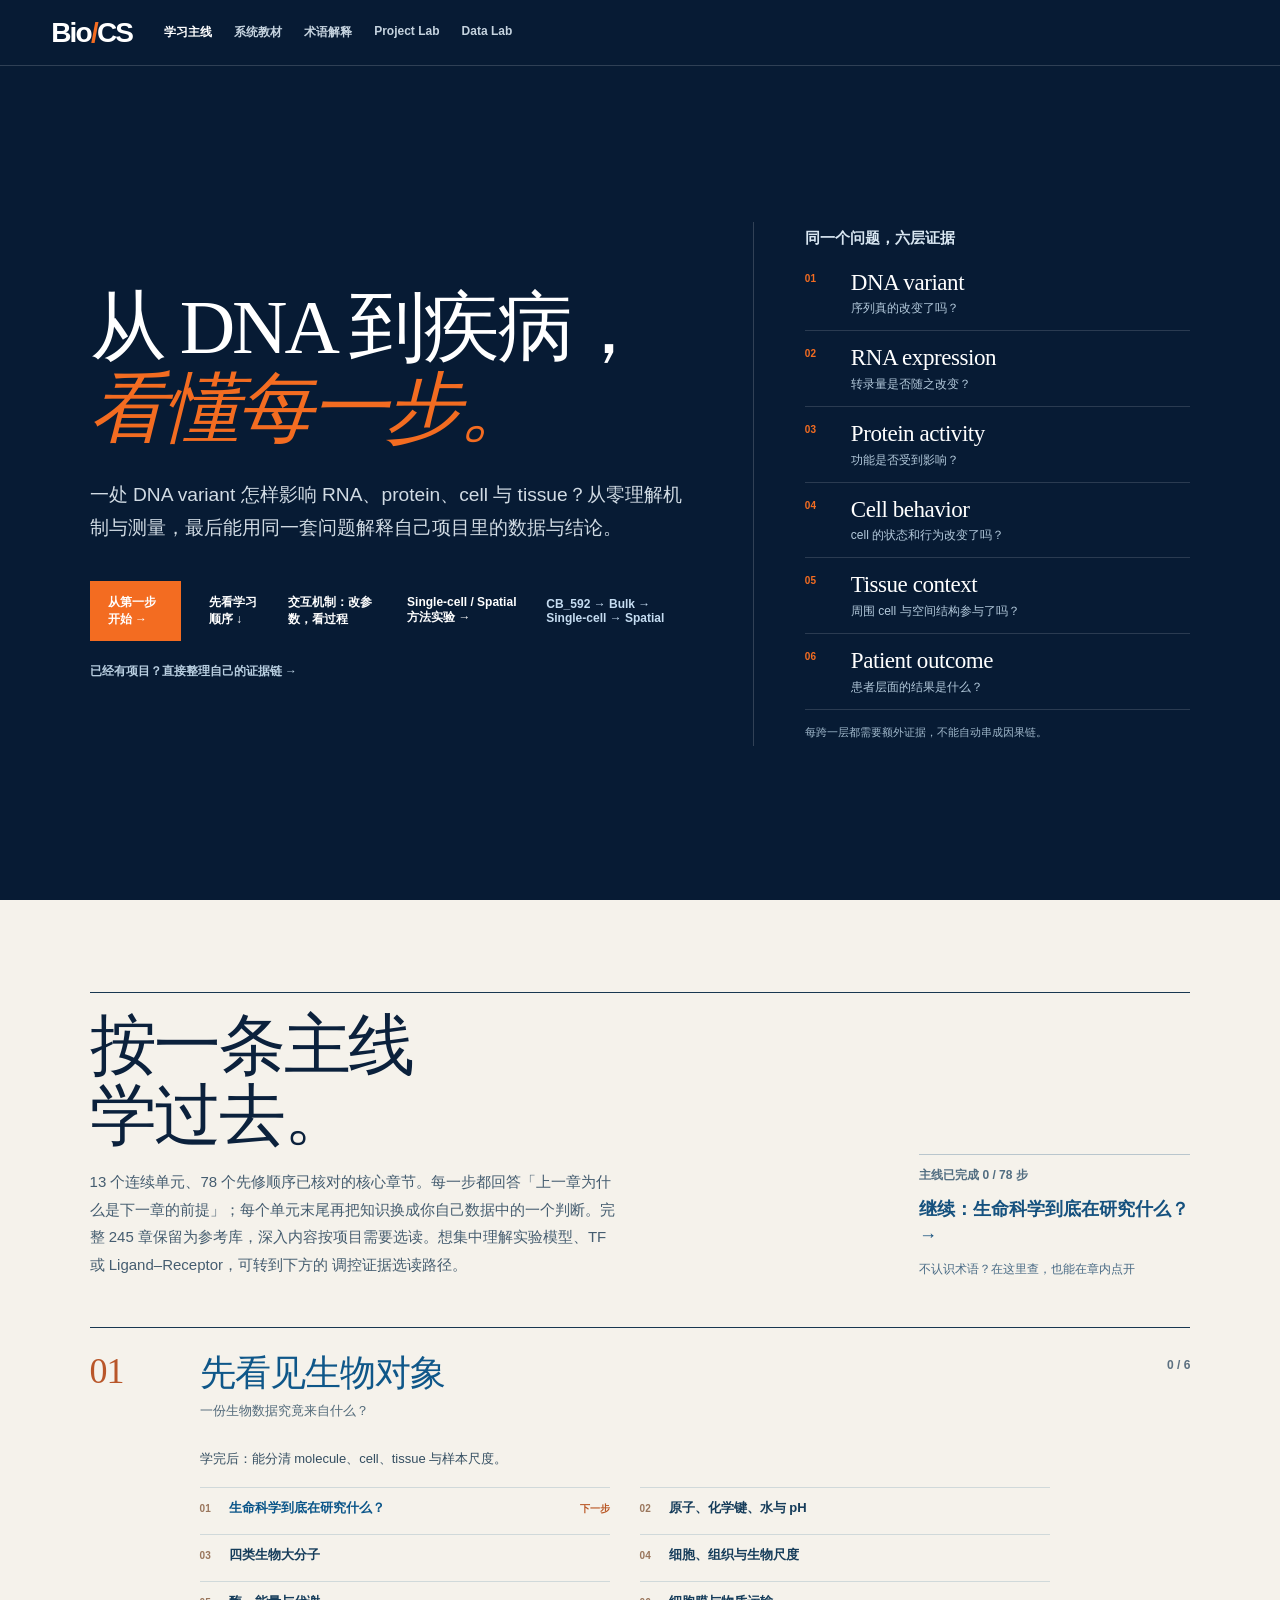
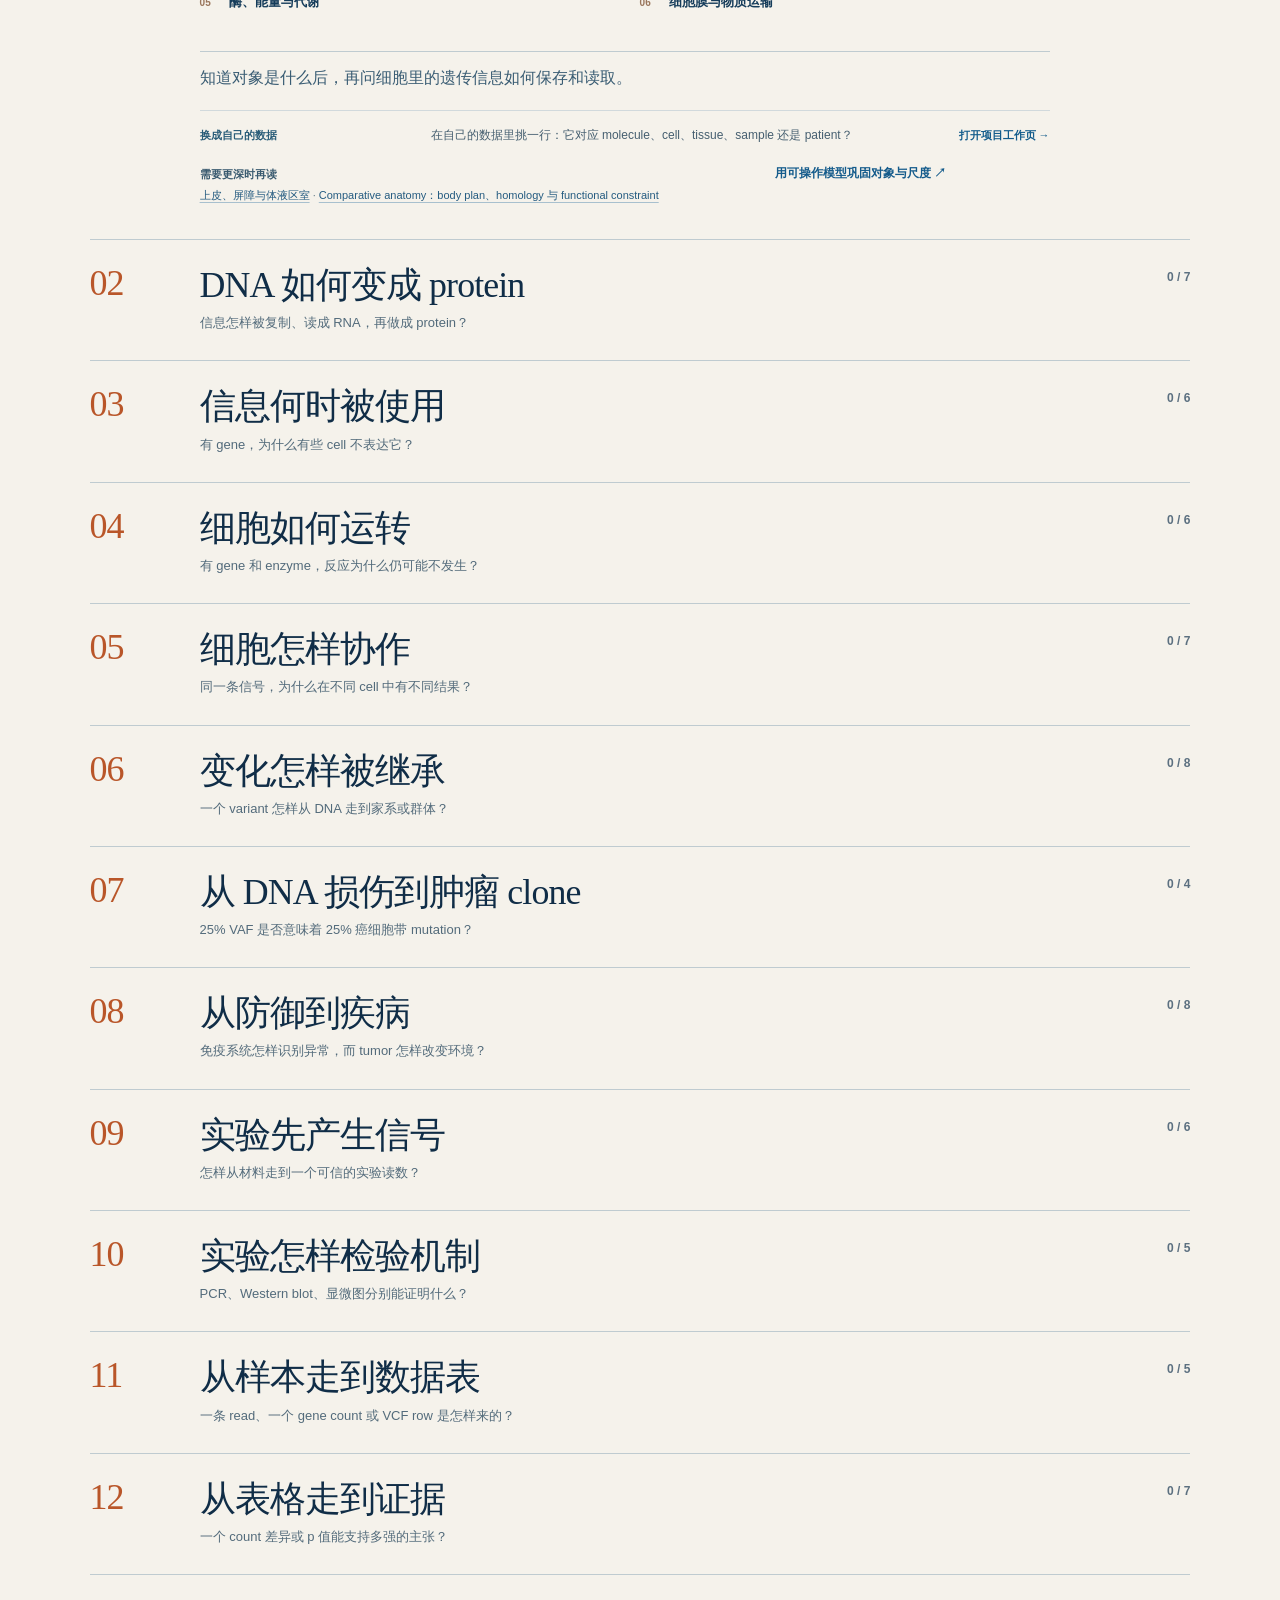
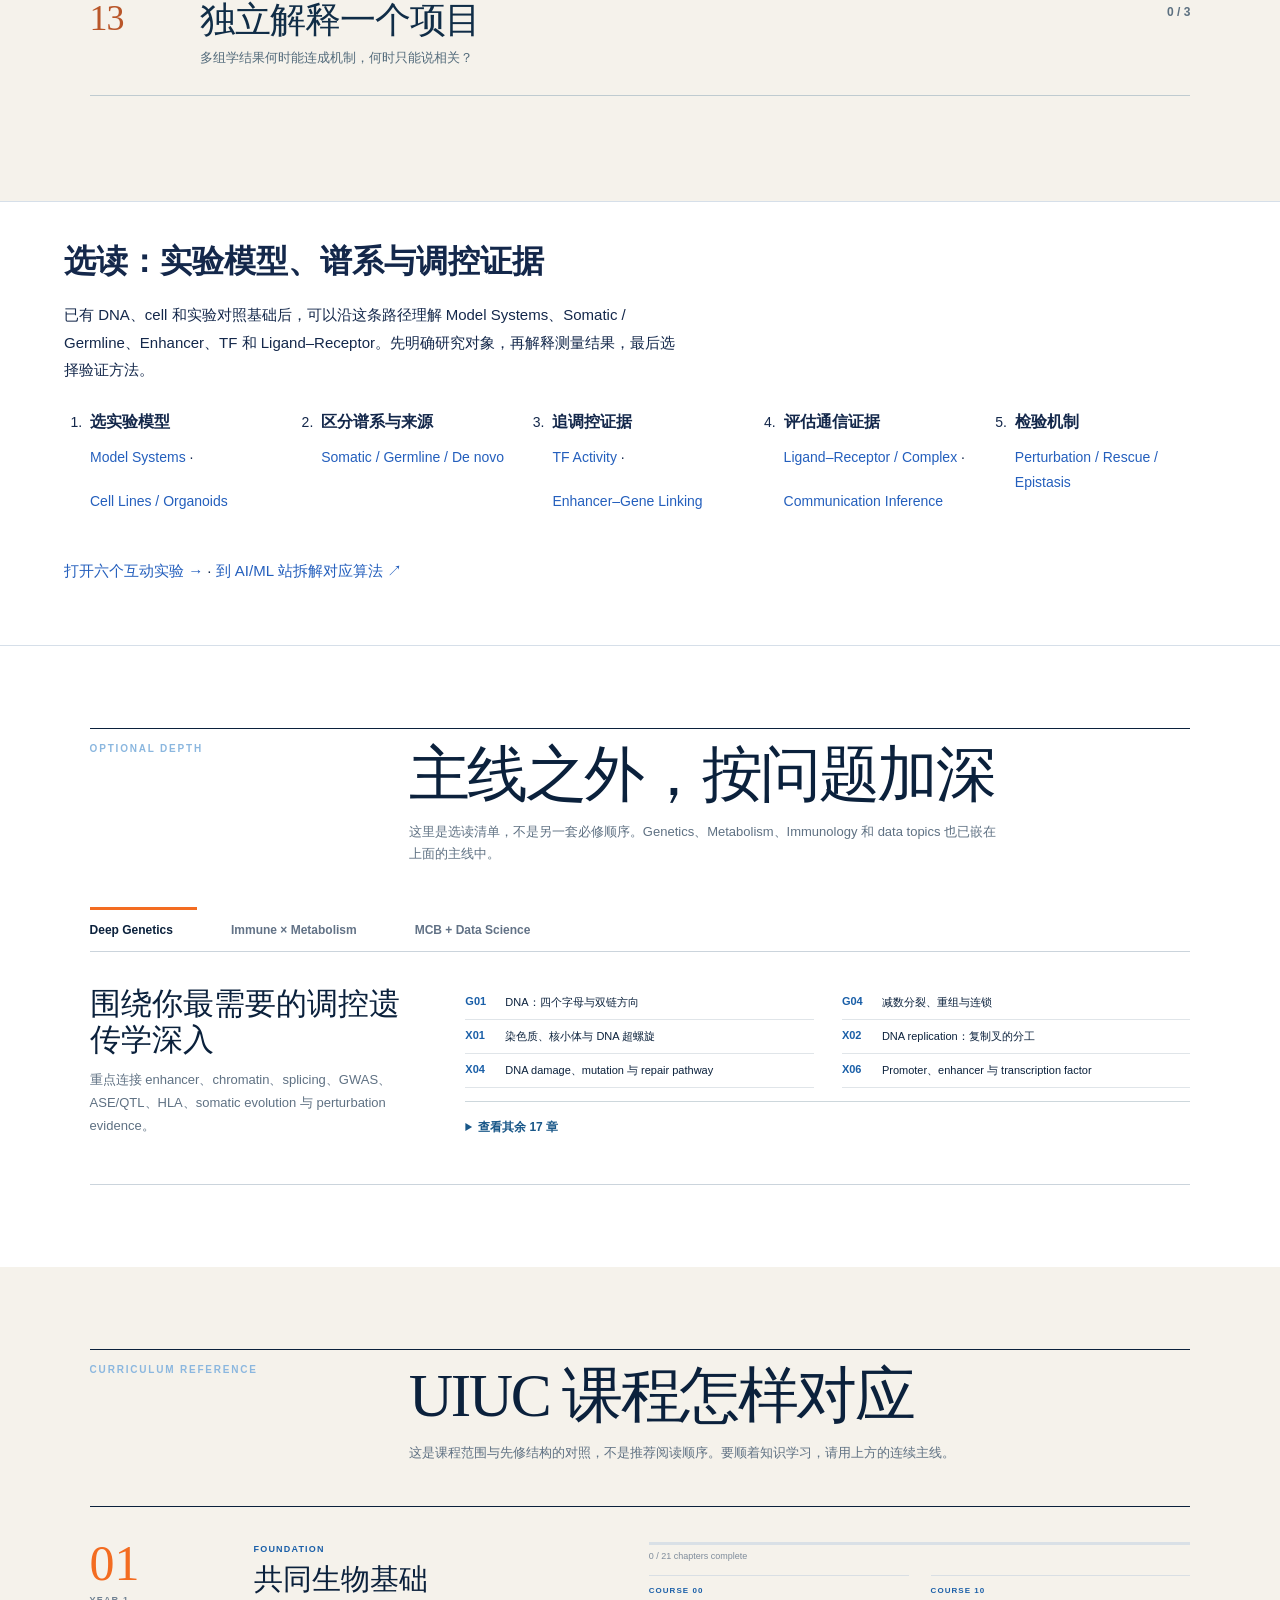
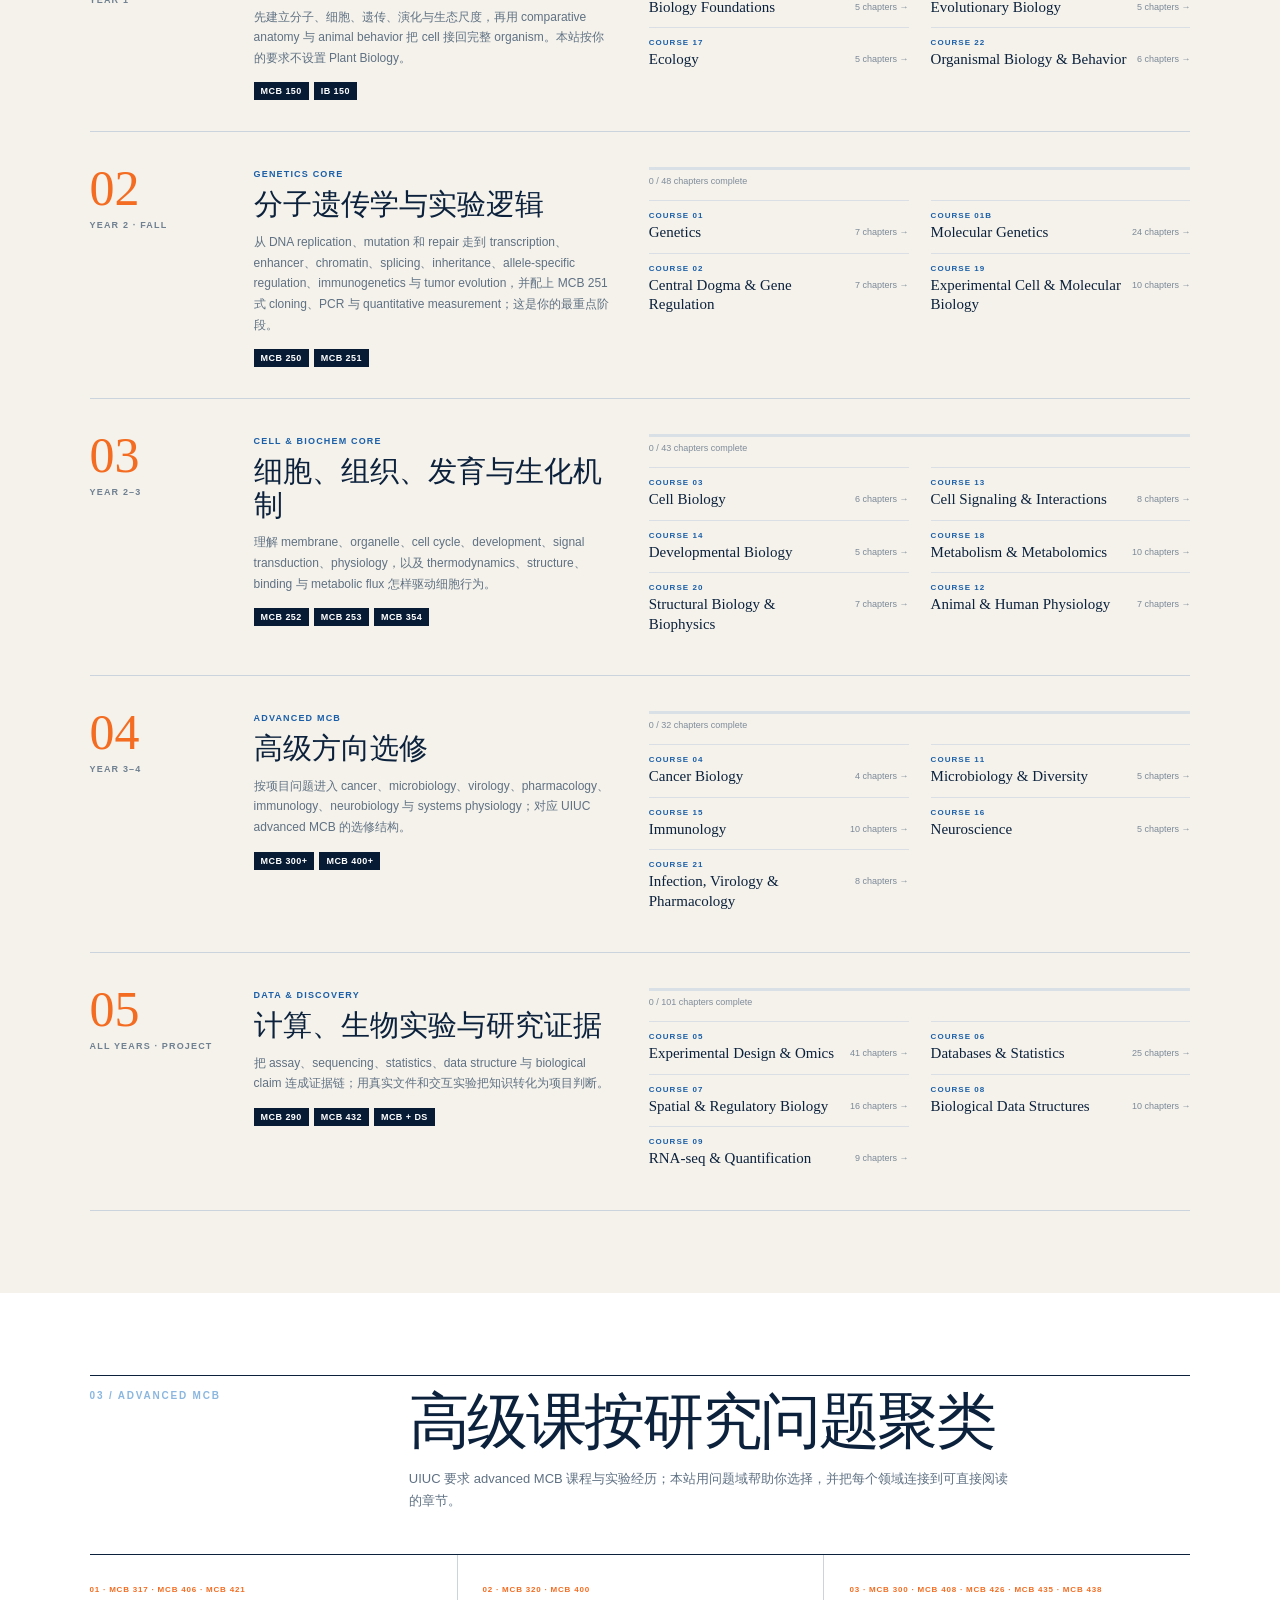
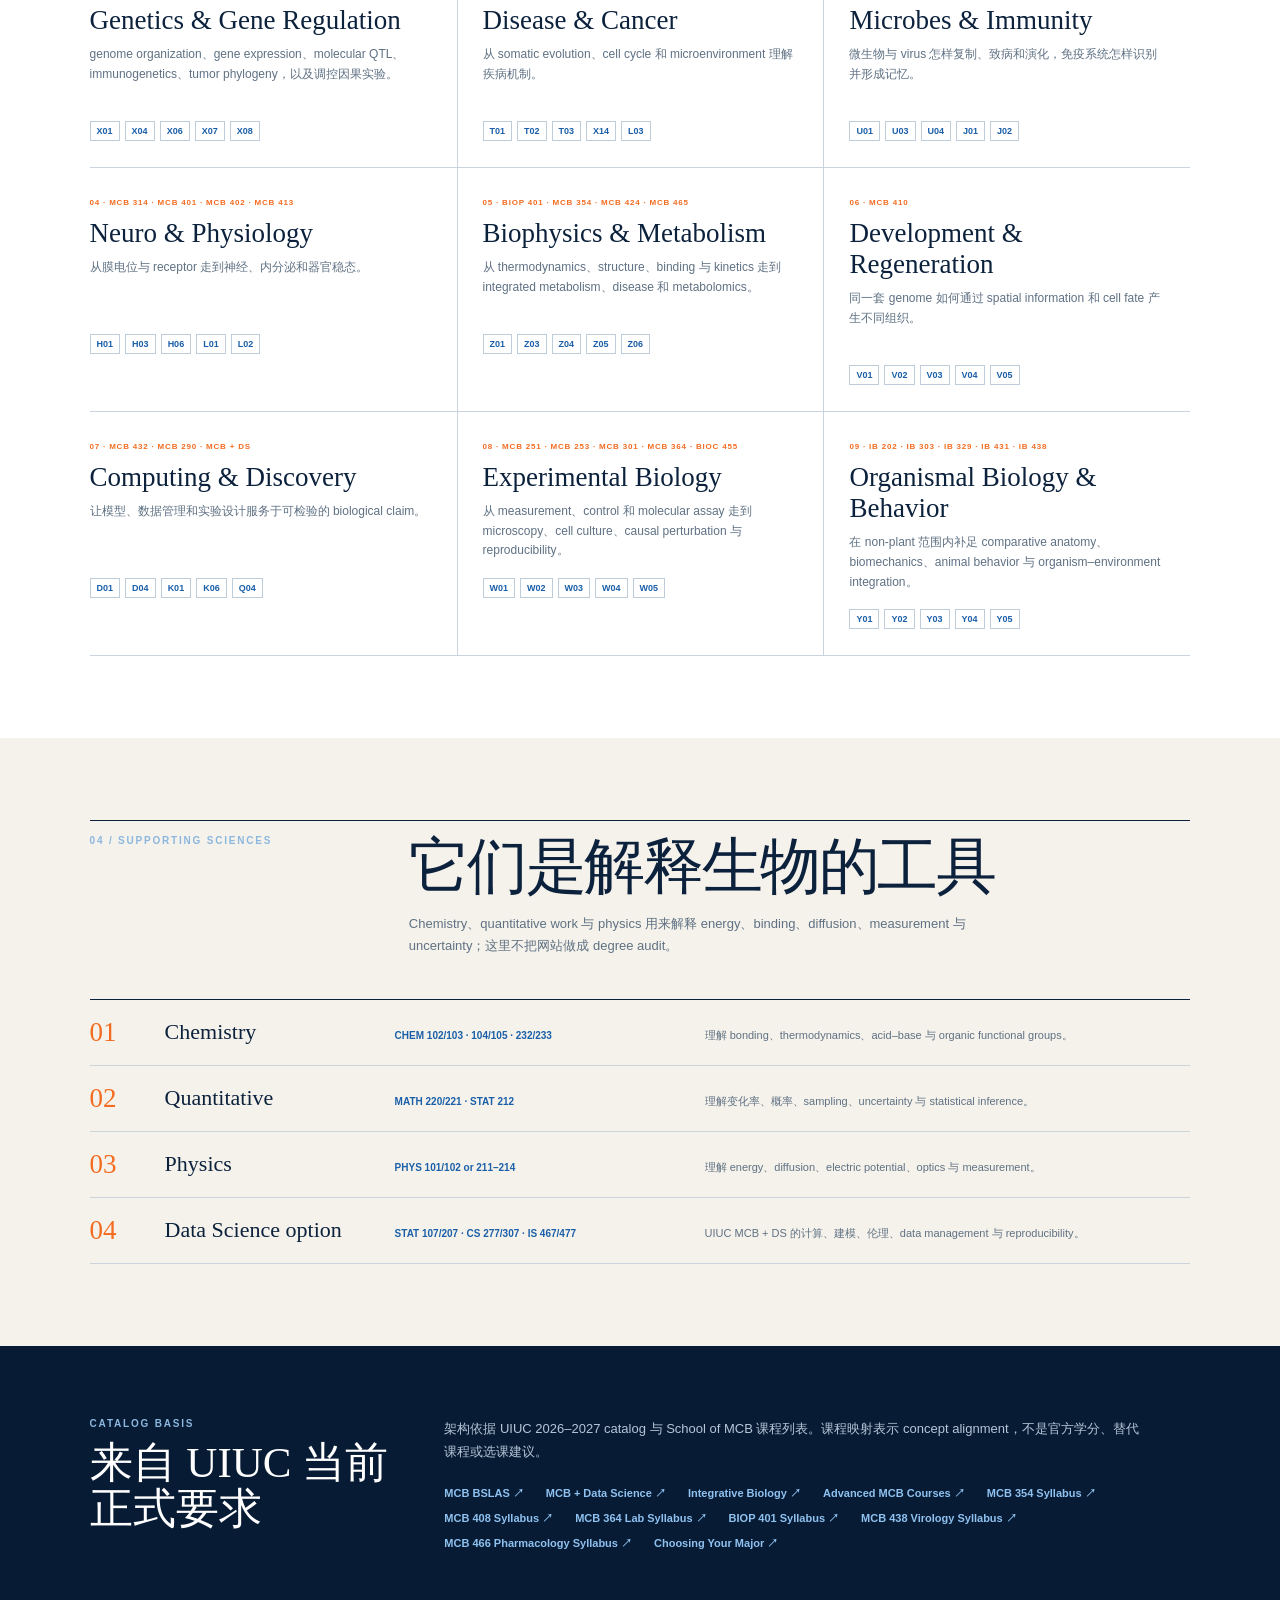
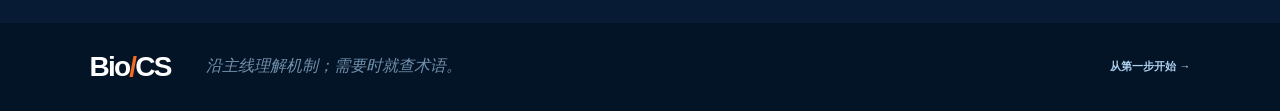
<file: index.html>
<!doctype html>
<html lang="zh-CN">
<head>
  <meta charset="utf-8">
  <meta name="viewport" content="width=device-width, initial-scale=1">
  <meta name="description" content="按 UIUC 2026–2027 MCB 本科先修结构组织的零基础生物学学习路径；用 Chinese 建立直觉，biological technical terms 使用 English，并深入 Genetics、Metabolism 与 Immunology。">
  <meta name="theme-color" content="#071b34">
  <title>UIUC Biology Learning Path · Bio/CS</title>
  <link rel="icon" href="assets/favicon.svg" type="image/svg+xml">
  <link rel="stylesheet" href="uiuc-path.css?v=20260921-3">
  <link rel="stylesheet" href="uiuc-story.css?v=20260925-1">
  <link rel="stylesheet" href="guided-path.css?v=20260925-2">
  <script src="textbook-data.js" defer></script>
  <script src="textbook-undergrad-sources.js" defer></script>
  <script src="textbook-part-0.js" defer></script>
  <script src="textbook-part-1.js" defer></script>
  <script src="textbook-part-2.js" defer></script>
  <script src="textbook-part-3.js" defer></script>
  <script src="textbook-part-4.js" defer></script>
  <script src="textbook-part-5.js" defer></script>
  <script src="textbook-part-6.js" defer></script>
  <script src="textbook-part-7.js" defer></script>
  <script src="textbook-part-8.js" defer></script>
  <script src="textbook-part-9.js" defer></script>
  <script src="textbook-undergrad-a.js" defer></script>
  <script src="textbook-genetics-deep.js?v=20261029-2" defer></script>
  <script src="textbook-genetics-extension.js?v=20261029-2" defer></script>
  <script src="textbook-undergrad-b.js" defer></script>
  <script src="textbook-immunology-deep.js" defer></script>
  <script src="textbook-undergrad-c.js" defer></script>
  <script src="textbook-metabolism.js" defer></script>
  <script src="textbook-uiuc-expansion.js" defer></script>
  <script src="textbook-intuition.js" defer></script>
  <script src="textbook-data-lens.js" defer></script>
  <script src="textbook-mechanism-expansion.js" defer></script>
  <script src="textbook-cb592.js?v=20261028-2" defer></script>
  <script src="textbook-bulk-functional.js?v=20261028-2" defer></script>
  <script src="textbook-singlecell-spatial.js?v=20261028-2" defer></script>
  <script src="textbook-singlecell-methods.js?v=20261028-3" defer></script>
  <script src="textbook-spatial-methods.js?v=20261028-3" defer></script>
  <script src="textbook-regulation-bridge.js?v=20261029-2" defer></script>
  <script src="biology-search.js?v=20261029-1" defer></script>
  <script src="textbook-terminology.js" defer></script>
  <script src="uiuc-curriculum.js?v=20260925-1" defer></script>
  <script src="guided-path.js?v=20261029-2" defer></script>
  <script src="uiuc-path.js?v=20260925-3" defer></script>
  <link rel="stylesheet" href="regulation-links.css?v=20261029-1">
</head>
<body>
  <a class="skip-link" href="#guided-route">跳到学习主线</a>
  <header class="path-header">
    <a class="path-brand" href="index.html" aria-label="Bio/CS 学习路径首页">Bio<span>/</span>CS</a>
    <nav aria-label="网站导航"><a href="#guided-route" aria-current="page">学习主线</a><a href="textbook.html">系统教材</a><a href="glossary.html">术语解释</a><a href="project-lab.html">Project Lab</a><a href="data-lab.html">Data Lab</a></nav>
    <span class="path-header-meta">UIUC · 2026–2027</span>
  </header>

  <main>
    <section class="path-hero" aria-labelledby="path-title">
      <div class="path-hero-copy">
        <h1 id="path-title">从 DNA 到疾病，<br><em>看懂每一步。</em></h1>
        <p class="path-deck">一处 DNA variant 怎样影响 RNA、protein、cell 与 tissue？从零理解机制与测量，最后能用同一套问题解释自己项目里的数据与结论。</p>
        <div class="path-actions"><a id="hero-resume" href="textbook.html#b01">开始连续主线 →</a><a href="#guided-route">先看学习顺序 ↓</a><a href="foundations-lab.html#mechanism-workbench">交互机制：改参数，看过程</a><a href="singlecell-spatial-lab.html">Single-cell / Spatial 方法实验 →</a><a href="omics-workbench.html">CB_592 → Bulk → Single-cell → Spatial</a></div>
        <a class="path-route-shortcut" href="project-lab.html#your-project">已经有项目？直接整理自己的证据链 →</a>
      </div>
      <div class="path-hero-visual evidence-ladder" aria-label="从 DNA 变化到患者结果的六层问题；层与层之间需要额外证据">
        <h2>同一个问题，六层证据</h2>
        <ol>
          <li><span>01</span><b>DNA variant</b><small>序列真的改变了吗？</small></li>
          <li><span>02</span><b>RNA expression</b><small>转录量是否随之改变？</small></li>
          <li><span>03</span><b>Protein activity</b><small>功能是否受到影响？</small></li>
          <li><span>04</span><b>Cell behavior</b><small>cell 的状态和行为改变了吗？</small></li>
          <li><span>05</span><b>Tissue context</b><small>周围 cell 与空间结构参与了吗？</small></li>
          <li><span>06</span><b>Patient outcome</b><small>患者层面的结果是什么？</small></li>
        </ol>
        <p>每跨一层都需要额外证据，不能自动串成因果链。</p>
      </div>
    </section>

    <section class="guided-route" id="guided-route" aria-labelledby="guided-title">
      <div class="guided-route-intro"><div><h2 id="guided-title">按一条主线学过去。</h2><p>13 个连续单元、78 个先修顺序已核对的核心章节。每一步都回答「上一章为什么是下一章的前提」；每个单元末尾再把知识换成你自己数据中的一个判断。完整 245 章保留为参考库，深入内容按项目需要选读。想集中理解实验模型、TF 或 Ligand–Receptor，可转到下方的 <a href="#regulation-route">调控证据选读路径</a>。</p></div><div class="guided-resume"><span id="guided-progress">载入进度…</span><a id="guided-next" href="textbook.html#b01">从第一步开始 →</a><a href="glossary.html">不认识术语？在这里查，也能在章内点开</a></div></div>
      <div id="guided-units" class="guided-units"></div>
    </section>

    <section class="regulation-route" id="regulation-route" aria-labelledby="regulation-route-title">
      <h2 id="regulation-route-title">选读：实验模型、谱系与调控证据</h2>
      <p>已有 DNA、cell 和实验对照基础后，可以沿这条路径理解 Model Systems、Somatic / Germline、Enhancer、TF 和 Ligand–Receptor。先明确研究对象，再解释测量结果，最后选择验证方法。</p>
      <ol>
        <li><strong>选实验模型</strong><a href="textbook.html#rb01">Model Systems</a> · <a href="textbook.html#rb02">Cell Lines / Organoids</a></li>
        <li><strong>区分谱系与来源</strong><a href="textbook.html#rb03">Somatic / Germline / De novo</a></li>
        <li><strong>追调控证据</strong><a href="textbook.html#rb04">TF Activity</a> · <a href="textbook.html#rb05">Enhancer–Gene Linking</a></li>
        <li><strong>评估通信证据</strong><a href="textbook.html#rb06">Ligand–Receptor / Complex</a> · <a href="textbook.html#rb07">Communication Inference</a></li>
        <li><strong>检验机制</strong><a href="textbook.html#rb08">Perturbation / Rescue / Epistasis</a></li>
      </ol>
      <p><a href="regulation-lab.html">打开六个互动实验 →</a> · <a href="https://haoyunli.github.io/deep-learning-atlas/#/concepts/biology-regulation-inference">到 AI/ML 站拆解对应算法 ↗</a></p>
    </section>

    <section class="track-section" id="choose-track" aria-labelledby="track-title">
      <div class="section-intro"><span>OPTIONAL DEPTH</span><h2 id="track-title">主线之外，按问题加深</h2><p>这里是选读清单，不是另一套必修顺序。Genetics、Metabolism、Immunology 和 data topics 也已嵌在上面的主线中。</p></div>
      <div class="track-switch" role="group" aria-label="选择深入主题" id="track-switch"></div>
      <div class="track-summary" id="track-summary" aria-live="polite"></div>
    </section>

    <section class="curriculum-section" id="curriculum-map" aria-labelledby="curriculum-title">
      <div class="section-intro"><span>CURRICULUM REFERENCE</span><h2 id="curriculum-title">UIUC 课程怎样对应</h2><p>这是课程范围与先修结构的对照，不是推荐阅读顺序。要顺着知识学习，请用上方的连续主线。</p></div>
      <div id="stage-list" class="stage-list"></div>
    </section>

    <section class="advanced-section" aria-labelledby="advanced-title">
      <div class="section-intro"><span>03 / ADVANCED MCB</span><h2 id="advanced-title">高级课按研究问题聚类</h2><p>UIUC 要求 advanced MCB 课程与实验经历；本站用问题域帮助你选择，并把每个领域连接到可直接阅读的章节。</p></div>
      <div id="advanced-grid" class="advanced-grid"></div>
    </section>

    <section class="support-section" aria-labelledby="support-title">
      <div class="section-intro"><span>04 / SUPPORTING SCIENCES</span><h2 id="support-title">它们是解释生物的工具</h2><p>Chemistry、quantitative work 与 physics 用来解释 energy、binding、diffusion、measurement 与 uncertainty；这里不把网站做成 degree audit。</p></div>
      <div id="support-list" class="support-list"></div>
    </section>

    <section class="evidence-section" aria-labelledby="evidence-title">
      <div><span>CATALOG BASIS</span><h2 id="evidence-title">来自 UIUC 当前正式要求</h2></div>
      <div><p>架构依据 UIUC 2026–2027 catalog 与 School of MCB 课程列表。课程映射表示 concept alignment，不是官方学分、替代课程或选课建议。</p><nav id="official-links" aria-label="UIUC 官方来源"></nav></div>
    </section>
  </main>

  <footer><a class="path-brand" href="index.html">Bio<span>/</span>CS</a><p>沿主线理解机制；需要时就查术语。</p><a href="textbook.html#b01">从第一步开始 →</a></footer>
</body>
</html>
</file>
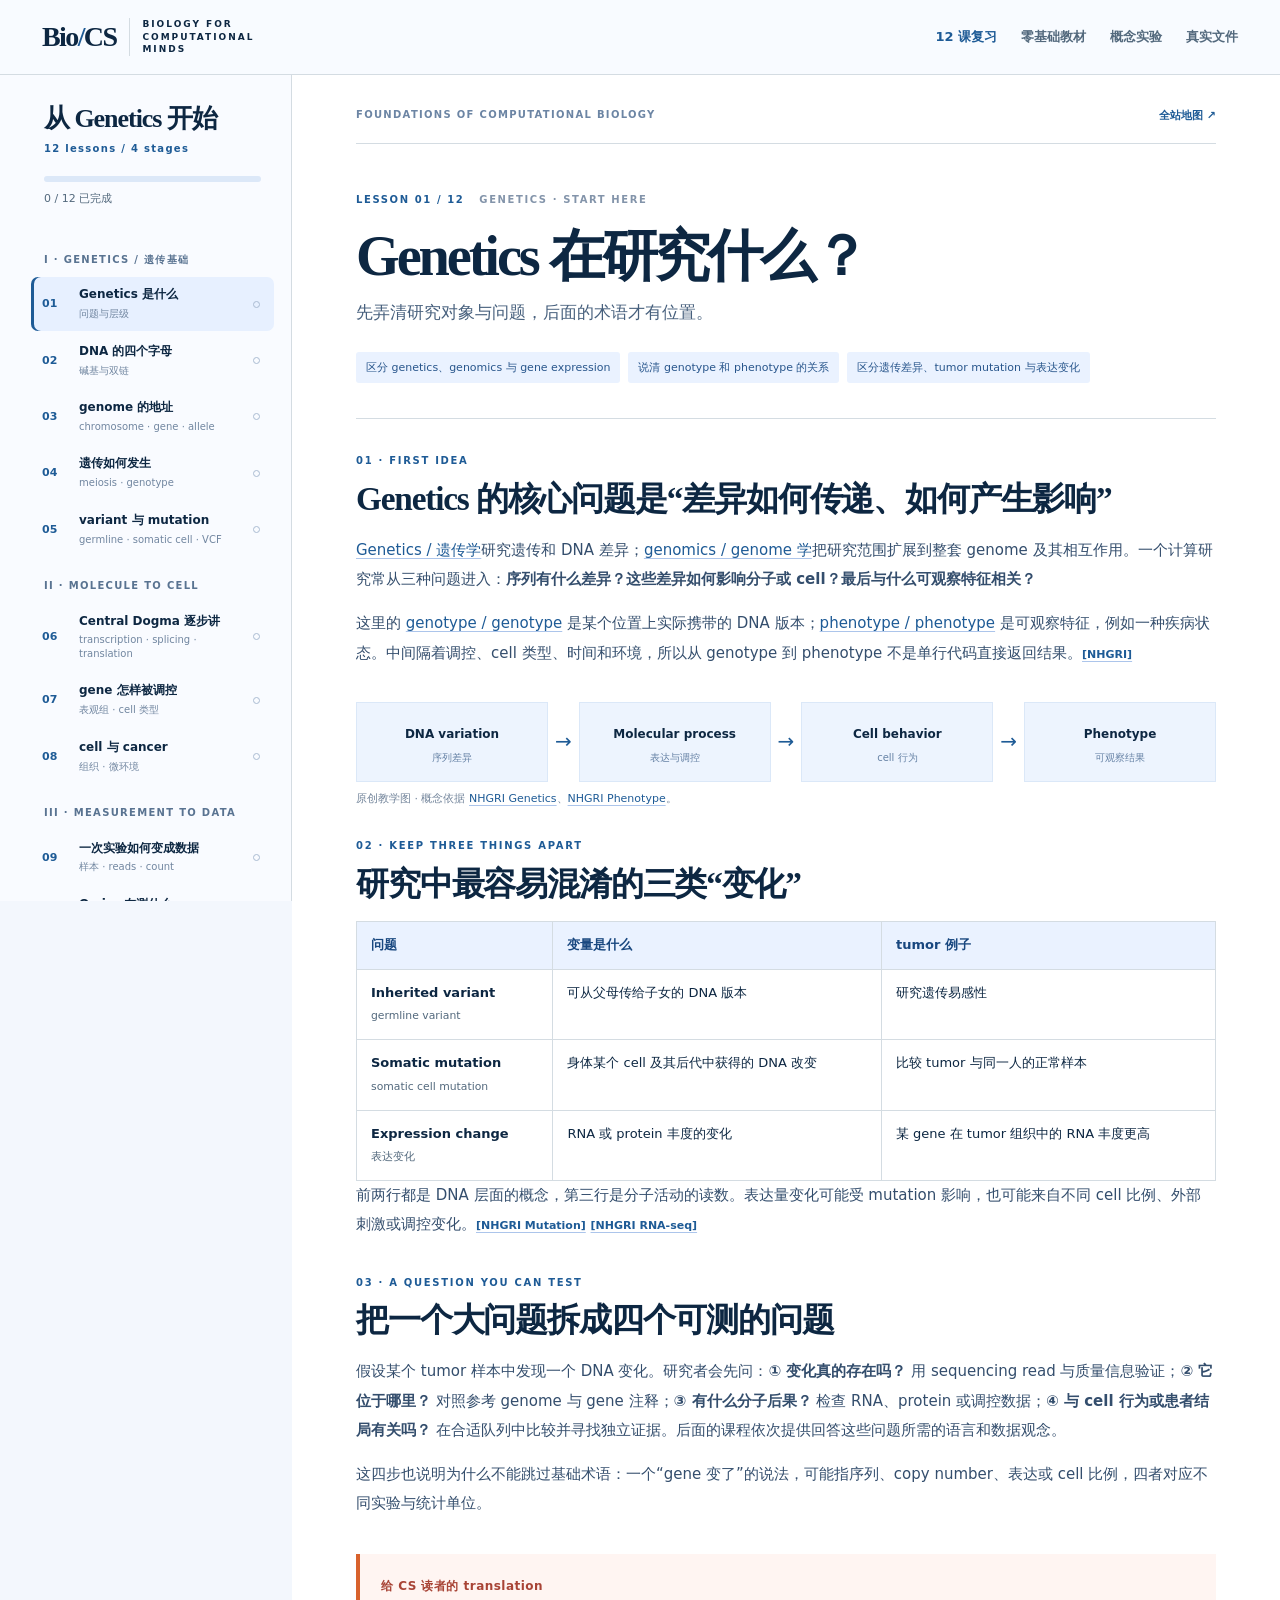
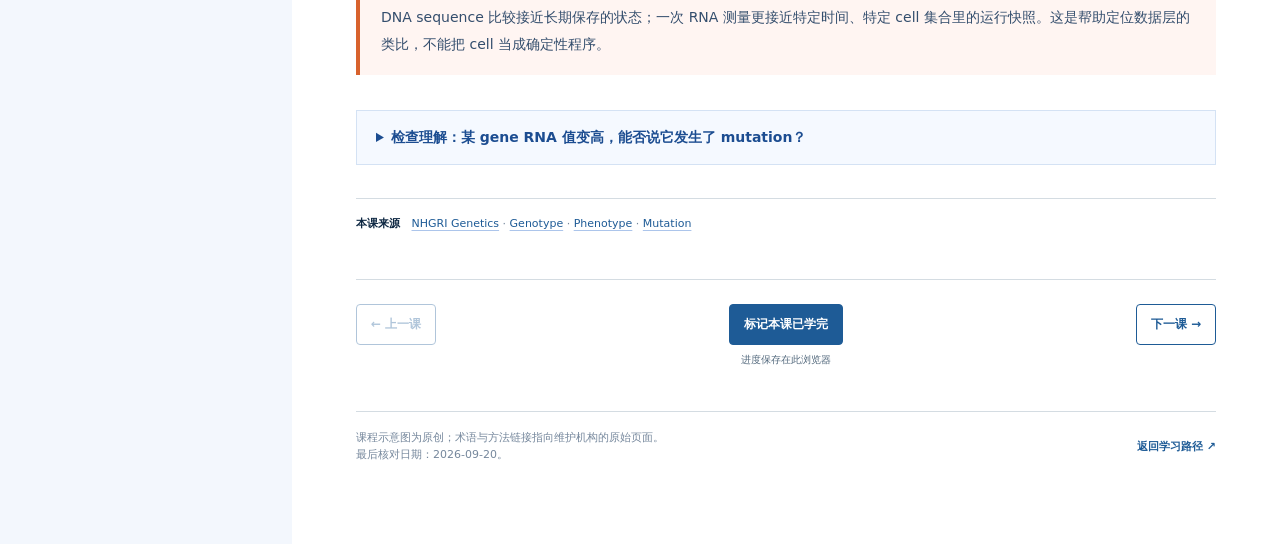
<file: course.html>
<!doctype html>
<html lang="zh-CN">
<head>
  <meta charset="utf-8">
  <meta name="viewport" content="width=device-width, initial-scale=1">
  <meta name="description" content="Bio/CS 12 课快速复习：从 Genetics 到 DNA、Central Dogma、细胞、组学与 TCGA；系统学习请进入 245 章教材。">
  <meta name="theme-color" content="#f8fbff">
  <title>12 课快速复习 · Bio/CS</title>
  <link rel="icon" href="assets/favicon.svg" type="image/svg+xml">
  <link rel="stylesheet" href="styles.css">
  <link rel="stylesheet" href="course.css">
  <script src="course.js" defer></script>
  <script src="textbook-terminology.js" defer></script>
  <script src="legacy-terminology.js" defer></script>
  <noscript><style>.course-page .lesson{display:block;border-bottom:2px solid #d7e2f1}</style></noscript>
</head>
<body class="course-page">
  <a class="skip-link" href="#lesson-content">跳到课程正文</a>
  <header class="site-header"><div class="header-inner">
    <a class="brand" href="index.html" aria-label="Bio/CS 学习路径"><span>Bio<span class="brand-slash">/</span>CS</span><small>BIOLOGY FOR COMPUTATIONAL MINDS</small></a>
    <nav class="course-top-nav" aria-label="网站导航"><a aria-current="page" href="course.html">12 课复习</a><a href="textbook.html#b01">零基础教材</a><a href="foundations-lab.html">概念实验</a><a href="real-data-walkthrough.html">真实文件</a></nav>
  </div></header>
  <div class="course-shell">
    <aside class="course-sidebar" aria-label="课程目录">
      <div class="course-sidebar-head"><p>从 Genetics 开始</p><strong>12 lessons / 4 stages</strong><div class="progress-track" aria-label="课程完成进度"><span id="progress-fill"></span></div><small id="progress-label">0 / 12 已完成</small></div>
      <nav class="lesson-nav" aria-label="课程序列">
        <span class="nav-group">I · GENETICS / 遗传基础</span>
        <a href="#l01" data-lesson-link="l01"><b>01</b><span>Genetics 是什么<small>问题与层级</small></span><i aria-hidden="true"></i></a>
        <a href="#l02" data-lesson-link="l02"><b>02</b><span>DNA 的四个字母<small>碱基与双链</small></span><i aria-hidden="true"></i></a>
        <a href="#l03" data-lesson-link="l03"><b>03</b><span>基因组的地址<small>染色体 · 基因 · 等位基因</small></span><i aria-hidden="true"></i></a>
        <a href="#l04" data-lesson-link="l04"><b>04</b><span>遗传如何发生<small>减数分裂 · 基因型</small></span><i aria-hidden="true"></i></a>
        <a href="#l05" data-lesson-link="l05"><b>05</b><span>变异与突变<small>胚系 · 体细胞 · VCF</small></span><i aria-hidden="true"></i></a>
        <span class="nav-group">II · MOLECULE TO CELL</span>
        <a href="#l06" data-lesson-link="l06"><b>06</b><span>Central Dogma 逐步讲<small>转录 · 剪接 · 翻译</small></span><i aria-hidden="true"></i></a>
        <a href="#l07" data-lesson-link="l07"><b>07</b><span>基因怎样被调控<small>表观组 · 细胞类型</small></span><i aria-hidden="true"></i></a>
        <a href="#l08" data-lesson-link="l08"><b>08</b><span>细胞与癌症<small>组织 · 微环境</small></span><i aria-hidden="true"></i></a>
        <span class="nav-group">III · MEASUREMENT TO DATA</span>
        <a href="#l09" data-lesson-link="l09"><b>09</b><span>一次实验如何变成数据<small>样本 · reads · count</small></span><i aria-hidden="true"></i></a>
        <a href="#l10" data-lesson-link="l10"><b>10</b><span>Omics 在测什么<small>测量层与矩阵</small></span><i aria-hidden="true"></i></a>
        <a href="#l11" data-lesson-link="l11"><b>11</b><span>单细胞、空间与影像<small>分辨率与统计单位</small></span><i aria-hidden="true"></i></a>
        <span class="nav-group">IV · RESEARCH PRACTICE</span>
        <a href="#l12" data-lesson-link="l12"><b>12</b><span>TCGA 研究第一步<small>资源 · 队列 · 证据</small></span><i aria-hidden="true"></i></a>
      </nav>
      <a class="sidebar-map-link" href="index.html">打开总览地图 ↗</a>
    </aside>

    <main class="course-main" id="lesson-content" tabindex="-1">
      <div class="course-toolbar"><span>FOUNDATIONS OF COMPUTATIONAL BIOLOGY</span><a href="index.html">全站地图 ↗</a></div>
      <article class="lesson is-active" id="l01" data-lesson="l01" aria-labelledby="l01-title">
        <header class="lesson-hero"><div class="lesson-meta"><span>LESSON 01 / 12</span><span>GENETICS · START HERE</span></div><h1 id="l01-title">Genetics 在研究什么？</h1><p>先弄清研究对象与问题，后面的术语才有位置。</p><ul class="outcomes"><li>区分 genetics、genomics 与 gene expression</li><li>说清 genotype 和 phenotype 的关系</li><li>区分遗传差异、肿瘤突变与表达变化</li></ul></header>
        <div class="lesson-body">
          <section class="teaching-block"><span class="step-kicker">01 · FIRST IDEA</span><h2>Genetics 的核心问题是“差异如何传递、如何产生影响”</h2><p><a href="https://www.genome.gov/genetics-glossary/Genetics" target="_blank" rel="noopener noreferrer">Genetics / 遗传学</a>研究遗传和 DNA 差异；<a href="https://www.genome.gov/genetics-glossary/Genomics" target="_blank" rel="noopener noreferrer">genomics / 基因组学</a>把研究范围扩展到整套基因组及其相互作用。一个计算研究常从三种问题进入：<strong>序列有什么差异？这些差异如何影响分子或细胞？最后与什么可观察特征相关？</strong></p><p>这里的 <a href="https://www.genome.gov/genetics-glossary/genotype" target="_blank" rel="noopener noreferrer">genotype / 基因型</a> 是某个位置上实际携带的 DNA 版本；<a href="https://www.genome.gov/genetics-glossary/Phenotype" target="_blank" rel="noopener noreferrer">phenotype / 表型</a> 是可观察特征，例如一种疾病状态。中间隔着调控、细胞类型、时间和环境，所以从 genotype 到 phenotype 不是单行代码直接返回结果。<a class="source-mark" href="https://www.genome.gov/genetics-glossary/Phenotype" target="_blank" rel="noopener noreferrer">[NHGRI]</a></p></section>
          <div class="logic-strip" role="img" aria-label="DNA 差异经过分子和细胞过程与环境共同影响可观察表型"><div><b>DNA variation</b><small>序列差异</small></div><span>→</span><div><b>Molecular process</b><small>表达与调控</small></div><span>→</span><div><b>Cell behavior</b><small>细胞行为</small></div><span>→</span><div><b>Phenotype</b><small>可观察结果</small></div></div><p class="diagram-credit">原创教学图 · 概念依据 <a href="https://www.genome.gov/genetics-glossary/Genetics" target="_blank" rel="noopener noreferrer">NHGRI Genetics</a>、<a href="https://www.genome.gov/genetics-glossary/Phenotype" target="_blank" rel="noopener noreferrer">NHGRI Phenotype</a>。</p>
          <section class="teaching-block"><span class="step-kicker">02 · KEEP THREE THINGS APART</span><h2>研究中最容易混淆的三类“变化”</h2><div class="compare-table-wrap"><table class="compare-table"><thead><tr><th>问题</th><th>变量是什么</th><th>肿瘤例子</th></tr></thead><tbody><tr><th>Inherited variant<br><small>胚系变异</small></th><td>可从父母传给子女的 DNA 版本</td><td>研究遗传易感性</td></tr><tr><th>Somatic mutation<br><small>体细胞突变</small></th><td>身体某个细胞及其后代中获得的 DNA 改变</td><td>比较肿瘤与同一人的正常样本</td></tr><tr><th>Expression change<br><small>表达变化</small></th><td>RNA 或蛋白丰度的变化</td><td>某基因在肿瘤组织中的 RNA 丰度更高</td></tr></tbody></table></div><p>前两行都是 DNA 层面的概念，第三行是分子活动的读数。表达量变化可能受突变影响，也可能来自不同细胞比例、外部刺激或调控变化。<a class="source-mark" href="https://www.genome.gov/genetics-glossary/Mutation" target="_blank" rel="noopener noreferrer">[NHGRI Mutation]</a> <a class="source-mark" href="https://www.genome.gov/genetics-glossary/RNA-seq" target="_blank" rel="noopener noreferrer">[NHGRI RNA-seq]</a></p></section>
          <section class="teaching-block"><span class="step-kicker">03 · A QUESTION YOU CAN TEST</span><h2>把一个大问题拆成四个可测的问题</h2><p>假设某个肿瘤样本中发现一个 DNA 变化。研究者会先问：<b>① 变化真的存在吗？</b> 用测序读段与质量信息验证；<b>② 它位于哪里？</b> 对照参考基因组与基因注释；<b>③ 有什么分子后果？</b> 检查 RNA、蛋白或调控数据；<b>④ 与细胞行为或患者结局有关吗？</b> 在合适队列中比较并寻找独立证据。后面的课程依次提供回答这些问题所需的语言和数据观念。</p><p>这四步也说明为什么不能跳过基础术语：一个“基因变了”的说法，可能指序列、拷贝数、表达或细胞比例，四者对应不同实验与统计单位。</p></section>
          <aside class="cs-bridge"><b>给 CS 读者的翻译</b><p>DNA sequence 比较接近长期保存的状态；一次 RNA 测量更接近特定时间、特定细胞集合里的运行快照。这是帮助定位数据层的类比，不能把细胞当成确定性程序。</p></aside>
          <details class="checkpoint"><summary>检查理解：某基因 RNA 值变高，能否说它发生了突变？</summary><p>不能。RNA 值说明在该样本和测量条件下观察到的表达水平；突变需要 DNA 层面的证据。接下来我们先学习 DNA 本身。</p></details>
          <p class="lesson-sources"><b>本课来源</b> <a href="https://www.genome.gov/genetics-glossary/Genetics" target="_blank" rel="noopener noreferrer">NHGRI Genetics</a> · <a href="https://www.genome.gov/genetics-glossary/genotype" target="_blank" rel="noopener noreferrer">Genotype</a> · <a href="https://www.genome.gov/genetics-glossary/Phenotype" target="_blank" rel="noopener noreferrer">Phenotype</a> · <a href="https://www.genome.gov/genetics-glossary/Mutation" target="_blank" rel="noopener noreferrer">Mutation</a></p>
        </div>
      </article>

      <article class="lesson" id="l02" data-lesson="l02" aria-labelledby="l02-title">
        <header class="lesson-hero"><div class="lesson-meta"><span>LESSON 02 / 12</span><span>GENETICS · MOLECULAR ALPHABET</span></div><h1 id="l02-title">DNA 的四个字母</h1><p>先把 DNA 当作有方向、有配对规则的物理分子。</p><ul class="outcomes"><li>说出 A、T、C、G 与碱基配对</li><li>区分碱基、核苷酸和 DNA 链</li><li>读懂一段双链序列的方向</li></ul></header>
        <div class="lesson-body">
          <section class="teaching-block"><span class="step-kicker">01 · BUILDING BLOCKS</span><h2>DNA 是由 nucleotide 串成的长分子</h2><p><a href="https://www.genome.gov/genetics-glossary/Nucleotide" target="_blank" rel="noopener noreferrer">Nucleotide / 核苷酸</a>包含糖、磷酸与一个碱基。DNA 常用四种碱基缩写：<b>A</b>（adenine）、<b>T</b>（thymine）、<b>C</b>（cytosine）、<b>G</b>（guanine）。它们在长链上的排列顺序就是 <em>sequence / 序列</em>；字母是信息的表示，真实对象是化学分子。<a class="source-mark" href="https://www.genome.gov/genetics-glossary/Nucleotide" target="_blank" rel="noopener noreferrer">[NHGRI]</a></p><p>DNA 通常由两条方向相反的链组成：A 与 T 配对，C 与 G 配对。若一条链写作 <code>5′–A C G T–3′</code>，与它配对的链应写作 <code>3′–T G C A–5′</code>。<b>5′ 与 3′ 是链的化学方向</b>；比较序列时，方向搞错会得到完全不同的解释。</p></section>
          <figure class="dna-panel"><div class="strand" aria-label="DNA 配对示意：A 对 T、C 对 G，两条链方向相反"><span class="strand-end">5′</span><b>A</b><b>C</b><b>G</b><b>T</b><span class="strand-end">3′</span></div><div class="strand-pairs" aria-hidden="true"><i></i><i></i><i></i><i></i></div><div class="strand complement"><span class="strand-end">3′</span><b>T</b><b>G</b><b>C</b><b>A</b><span class="strand-end">5′</span></div><figcaption>原创碱基配对示意 · 依据 <a href="https://www.genome.gov/genetics-glossary/Nucleotide" target="_blank" rel="noopener noreferrer">NHGRI Nucleotide</a>。</figcaption></figure>
          <section class="teaching-block"><span class="step-kicker">02 · WHY THIS MATTERS</span><h2>复制、测序和比对都离不开这些规则</h2><p>细胞分裂前会复制 DNA，让子细胞获得遗传信息。研究者测序时通常得到很多短片段的 <em>reads / 读段</em>，再把它们放到参考基因组上，推断样本的序列。在 DNA 测序场景中，FASTQ、BAM 和 VCF 分别对应读段、比对与变异记录；常见短读长 RNA-seq 的 FASTQ/BAM 则来自 RNA 经逆转录成 cDNA 后的测序。解释文件前先看 assay。<a class="source-mark" href="https://samtools.github.io/hts-specs/" target="_blank" rel="noopener noreferrer">[GA4GH formats]</a> <a class="source-mark" href="https://docs.gdc.cancer.gov/Data/Bioinformatics_Pipelines/Expression_mRNA_Pipeline/" target="_blank" rel="noopener noreferrer">[GDC RNA workflow]</a></p><p>重要边界：序列本身不会告诉你一个基因在某种细胞中是否正在被使用；那需要表达或调控层的测量。</p></section>
          <section class="teaching-block"><span class="step-kicker">03 · MAKE A COPY</span><h2>为什么配对规则让复制成为可能？</h2><p>细胞分裂前会进行 <a href="https://www.genome.gov/genetics-glossary/DNA-Replication" target="_blank" rel="noopener noreferrer">DNA replication / DNA 复制</a>。两条链分开后，每条旧链都可作为模板：遇到 A 配 T，遇到 C 配 G，逐步合成互补链。真实复制由蛋白质机器完成，并有校对与修复过程；“字母配对”只是理解机制的第一层。若复制或修复后保留下序列差异，它可能成为后代细胞携带的变异。<a class="source-mark" href="https://www.genome.gov/genetics-glossary/DNA-Replication" target="_blank" rel="noopener noreferrer">[NHGRI DNA Replication]</a></p><p>小练习：给定 <code>5′–A T C–3′</code>，先写互补链 <code>3′–T A G–5′</code>，再反向写为 <code>5′–G A T–3′</code>。基因组工具里常见的 <em>reverse complement</em>就是“互补 + 反向”两步。</p></section>
          <aside class="cs-bridge"><b>给 CS 读者的翻译</b><p>序列是一个方便计算的字符串视图，但“字符串相同”不等于“生物状态相同”。不同细胞可以共享近似相同的 DNA，却具有不同的 RNA、蛋白与功能。</p></aside>
          <details class="checkpoint"><summary>检查理解：5′–A C G–3′ 的配对链按相反方向怎么写？</summary><p><code>3′–T G C–5′</code>。如果想把配对链也按 5′→3′ 写，需要反向排列成 <code>5′–C G T–3′</code>，即 reverse complement。</p></details>
          <p class="lesson-sources"><b>本课来源</b> <a href="https://www.genome.gov/genetics-glossary/Nucleotide" target="_blank" rel="noopener noreferrer">NHGRI Nucleotide</a> · <a href="https://www.genome.gov/genetics-glossary/Deoxyribonucleic-Acid-DNA" target="_blank" rel="noopener noreferrer">DNA</a> · <a href="https://www.genome.gov/genetics-glossary/DNA-Replication" target="_blank" rel="noopener noreferrer">DNA Replication</a> · <a href="https://samtools.github.io/hts-specs/" target="_blank" rel="noopener noreferrer">GA4GH HTS formats</a></p>
        </div>
      </article>

      <article class="lesson" id="l03" data-lesson="l03" aria-labelledby="l03-title">
        <header class="lesson-hero"><div class="lesson-meta"><span>LESSON 03 / 12</span><span>GENETICS · THE MAP</span></div><h1 id="l03-title">基因组的地址系统</h1><p>染色体、基因、位点与等位基因是不同层级。</p><ul class="outcomes"><li>解释 genome、chromosome、gene、locus</li><li>说明 allele 为什么是“某个位点的版本”</li><li>理解为什么坐标必须带参考基因组版本</li></ul></header>
        <div class="lesson-body">
          <section class="teaching-block"><span class="step-kicker">01 · ZOOM IN</span><h2>从一整套 DNA，逐层放大到一个位置</h2><p><a href="https://www.genome.gov/genetics-glossary/Genome" target="_blank" rel="noopener noreferrer">Genome / 基因组</a> 是整套 DNA 信息；在人类细胞中，主要核基因组排列在 <a href="https://www.genome.gov/genetics-glossary/Chromosome" target="_blank" rel="noopener noreferrer">chromosomes / 染色体</a>上。多数人体细胞有 23 对染色体；这是典型情况，肿瘤细胞可能有染色体数目或结构异常。<a class="source-mark" href="https://www.genome.gov/genetics-glossary/Chromosome" target="_blank" rel="noopener noreferrer">[NHGRI]</a></p><p><a href="https://www.genome.gov/genetics-glossary/Gene" target="_blank" rel="noopener noreferrer">Gene / 基因</a> 是具有功能信息的 DNA 区域，不是整条染色体。<a href="https://www.genome.gov/genetics-glossary/Locus" target="_blank" rel="noopener noreferrer">Locus / 位点</a>是基因组中的具体位置；<a href="https://www.genome.gov/genetics-glossary/Allele" target="_blank" rel="noopener noreferrer">allele / 等位基因</a>是该位置的某个 DNA 版本。一个位点可以有多个可能版本，但一个个体在典型二倍体常染色体位点上通常有两份。<a class="source-mark" href="https://www.genome.gov/genetics-glossary/Allele" target="_blank" rel="noopener noreferrer">[NHGRI Allele]</a></p></section>
          <figure class="wide-diagram"><img src="assets/genetics-map.svg" alt="原创层级图：细胞核中的染色体包含 DNA；DNA 上的基因位于特定位点，不同 DNA 版本称为等位基因" width="980" height="350"><figcaption>原创层级示意 · 根据 <a href="https://www.genome.gov/genetics-glossary/Genome" target="_blank" rel="noopener noreferrer">NHGRI Genome</a>、<a href="https://www.genome.gov/genetics-glossary/Gene" target="_blank" rel="noopener noreferrer">Gene</a>、<a href="https://www.genome.gov/genetics-glossary/Allele" target="_blank" rel="noopener noreferrer">Allele</a> 绘制；比例不代表真实大小。</figcaption></figure>
          <section class="teaching-block"><span class="step-kicker">02 · DATA ADDRESS</span><h2>一个坐标需要“地图版本”</h2><p>数据库会用染色体和位置表示位点，例如教学用虚构写法 <code>chr1:1000</code>。但只有坐标还不够：必须知道参考基因组版本（如 GRCh38），否则同一个数字可能指向不同的序列位置。<a href="https://www.genome.gov/genetics-glossary/Human-Genome-Reference-Sequence" target="_blank" rel="noopener noreferrer">Reference genome / 参考基因组</a> 是比较标准，不是一位“标准人”的完整 DNA。<a class="source-mark" href="https://www.genome.gov/genetics-glossary/Human-Genome-Reference-Sequence" target="_blank" rel="noopener noreferrer">[NHGRI]</a></p><p>做数据连接时，同时记录 <code>genome build</code>、基因注释版本和 ID 类型。仅凭一个 gene symbol 或一个裸坐标合并表格，很容易把不同对象错误地连在一起。</p></section>
          <section class="teaching-block"><span class="step-kicker">03 · GENE IS NOT ONE BLOCK</span><h2>基因边界与蛋白编码区也不相同</h2><p>很多人类蛋白编码基因包含 <a href="https://www.genome.gov/genetics-glossary/Exon" target="_blank" rel="noopener noreferrer">exon / 外显子</a>与 <a href="https://www.genome.gov/genetics-glossary/Intron" target="_blank" rel="noopener noreferrer">intron / 内含子</a>。转录后，内含子通常被剪掉，部分外显子连接形成成熟 RNA；并不是每个外显子都编码蛋白。还有只产生功能性 RNA 的基因。<em>WES / whole-exome sequencing</em>主要针对外显子相关区域，不能当作完整的全基因组测序。<a class="source-mark" href="https://www.genome.gov/genetics-glossary/Exome" target="_blank" rel="noopener noreferrer">[NHGRI Exome]</a></p><p>所以“一个基因”在数据库里可能对应基因层、转录本层或蛋白层多个 ID。读表前先看第一列到底是哪一层，以及使用了哪版注释。</p></section>
          <aside class="cs-bridge"><b>给 CS 读者的翻译</b><p>把 <code>chr1:1000</code> 想成文件偏移量：不写“文件版本”就无法确保它仍指向同一段内容。参考基因组 build 就是坐标系统的一部分。</p></aside>
          <details class="checkpoint"><summary>检查理解：gene、locus、allele 分别回答什么问题？</summary><p>Gene：这段 DNA 有什么功能信息；locus：它在基因组哪里；allele：这个位置具体是哪一个序列版本。三者不能互换。</p></details>
          <p class="lesson-sources"><b>本课来源</b> <a href="https://www.genome.gov/genetics-glossary/Genome" target="_blank" rel="noopener noreferrer">NHGRI Genome</a> · <a href="https://www.genome.gov/genetics-glossary/Chromosome" target="_blank" rel="noopener noreferrer">Chromosome</a> · <a href="https://www.genome.gov/genetics-glossary/Gene" target="_blank" rel="noopener noreferrer">Gene</a> · <a href="https://www.genome.gov/genetics-glossary/Locus" target="_blank" rel="noopener noreferrer">Locus</a> · <a href="https://www.genome.gov/genetics-glossary/Allele" target="_blank" rel="noopener noreferrer">Allele</a> · <a href="https://www.genome.gov/genetics-glossary/Exome" target="_blank" rel="noopener noreferrer">Exome</a></p>
        </div>
      </article>

      <article class="lesson" id="l04" data-lesson="l04" aria-labelledby="l04-title">
        <header class="lesson-hero"><div class="lesson-meta"><span>LESSON 04 / 12</span><span>GENETICS · INHERITANCE</span></div><h1 id="l04-title">遗传如何发生？</h1><p>“两份染色体”是理解 genotype 和遗传的起点。</p><ul class="outcomes"><li>区分 diploid 与 haploid</li><li>读懂一个简单 Punnett square</li><li>知道显性/隐性不是所有性状的通用规律</li></ul></header>
        <div class="lesson-body">
          <section class="teaching-block"><span class="step-kicker">01 · TWO COPIES</span><h2>父母各给一套，大多数体细胞保留两套</h2><p>人类大多数体细胞为 <a href="https://www.genome.gov/genetics-glossary/Diploid" target="_blank" rel="noopener noreferrer">diploid / 二倍体</a>，通常有两套染色体，分别来自父母。卵子与精子是 <a href="https://www.genome.gov/genetics-glossary/haploid" target="_blank" rel="noopener noreferrer">haploid / 单倍体</a>；形成它们的 <a href="https://www.genome.gov/genetics-glossary/Meiosis" target="_blank" rel="noopener noreferrer">meiosis / 减数分裂</a>会让染色体套数减半。受精后两套重新结合。<a class="source-mark" href="https://www.genome.gov/genetics-glossary/Meiosis" target="_blank" rel="noopener noreferrer">[NHGRI]</a></p><p>在一个典型二倍体常染色体位点，个体携带来自两条同源染色体的两个 allele。它们相同可称 <em>homozygous / 纯合</em>，不同称 <em>heterozygous / 杂合</em>。描述这两份版本的组合，就是该位点的 <a href="https://www.genome.gov/genetics-glossary/genotype" target="_blank" rel="noopener noreferrer">genotype / 基因型</a>，例如 <code>Aa</code>。<a class="source-mark" href="https://www.genome.gov/genetics-glossary/Allele" target="_blank" rel="noopener noreferrer">[NHGRI Allele]</a></p></section>
          <section class="teaching-block"><span class="step-kicker">02 · A SIMPLE MODEL</span><h2>用 Aa × Aa 练习概率，而不是预测所有现实性状</h2><p>假设一个位点有 A 与 a 两个 allele；两个亲本的基因型均为 <code>Aa</code>。每个亲本在此简化模型下各有一半机会传 A 或 a。四种组合如下：</p><div class="punnett" role="table" aria-label="Aa 与 Aa 的简化遗传方格"><div role="row"><span role="columnheader">×</span><span role="columnheader">A</span><span role="columnheader">a</span></div><div role="row"><span role="rowheader">A</span><strong role="cell">AA</strong><strong role="cell">Aa</strong></div><div role="row"><span role="rowheader">a</span><strong role="cell">Aa</strong><strong role="cell">aa</strong></div></div><p>因此基因型比例为 <code>1 AA : 2 Aa : 1 aa</code>。只有在单个位点、完全显性且其他因素不改变表现时，才可把它进一步简化为 3:1 的表型比例。<a class="source-mark" href="https://www.genome.gov/genetics-glossary/Dominant" target="_blank" rel="noopener noreferrer">[NHGRI Dominant]</a></p></section>
          <section class="teaching-block"><span class="step-kicker">03 · REALITY CHECK</span><h2>遗传概率 ≠ 个体命运</h2><p>显性和隐性描述特定 allele 与性状在特定模型下的关系。很多人类特征和疾病受多个位点、环境以及细胞状态共同影响；同一 genotype 也不保证相同 phenotype。肿瘤中的许多体细胞突变发生在个体生命过程中，通常不会像胚系变异那样传给子女。<a class="source-mark" href="https://www.genome.gov/genetics-glossary/Phenotype" target="_blank" rel="noopener noreferrer">[NHGRI Phenotype]</a> <a class="source-mark" href="https://www.genome.gov/genetics-glossary/Mutation" target="_blank" rel="noopener noreferrer">[NHGRI Mutation]</a></p></section>
          <section class="teaching-block"><span class="step-kicker">04 · RECOMBINATION</span><h2>子代并非直接复制父母的整条染色体</h2><p>减数分裂时，成对的同源染色体可发生 <a href="https://www.genome.gov/genetics-glossary/Crossing-Over" target="_blank" rel="noopener noreferrer">crossing over / 交换</a>，把来自父母的 DNA 片段重新组合。因此同一条染色体上的两个位点不一定永远一起传递；距离较近的位点通常更可能共同遗传，这叫 <a href="https://www.genome.gov/genetics-glossary/Linkage" target="_blank" rel="noopener noreferrer">linkage / 连锁</a>。后面读 GWAS 或群体遗传结果时，这个概念很重要。<a class="source-mark" href="https://www.genome.gov/genetics-glossary/Crossing-Over" target="_blank" rel="noopener noreferrer">[NHGRI Crossing Over]</a></p></section>
          <aside class="cs-bridge"><b>给 CS 读者的翻译</b><p>Punnett square 是一个很小的概率模型，显式写出了前提。遇到真实数据时，先问这些前提是否满足，而不是把 3:1 当成普适规律。</p></aside>
          <details class="checkpoint"><summary>检查理解：Aa × Aa 时子代为 aa 的概率是多少？</summary><p>在这个简化模型下为 1/4。这个数针对基因型；是否出现某种表型还取决于该性状的遗传机制。</p></details>
          <p class="lesson-sources"><b>本课来源</b> <a href="https://www.genome.gov/genetics-glossary/Diploid" target="_blank" rel="noopener noreferrer">NHGRI Diploid</a> · <a href="https://www.genome.gov/genetics-glossary/Meiosis" target="_blank" rel="noopener noreferrer">Meiosis</a> · <a href="https://www.genome.gov/genetics-glossary/Allele" target="_blank" rel="noopener noreferrer">Allele</a> · <a href="https://www.genome.gov/genetics-glossary/Dominant" target="_blank" rel="noopener noreferrer">Dominant</a> · <a href="https://www.genome.gov/genetics-glossary/Crossing-Over" target="_blank" rel="noopener noreferrer">Crossing Over</a></p>
        </div>
      </article>

      <article class="lesson" id="l05" data-lesson="l05" aria-labelledby="l05-title">
        <header class="lesson-hero"><div class="lesson-meta"><span>LESSON 05 / 12</span><span>GENETICS · VARIATION</span></div><h1 id="l05-title">变异与突变：读懂 DNA 的差别</h1><p>先定义比较对象，再解释一个“突变”。</p><ul class="outcomes"><li>区分 SNV、indel、CNV</li><li>区分 germline 与 somatic</li><li>读懂最简 VCF 中的位置与等位基因</li></ul></header>
        <div class="lesson-body">
          <section class="teaching-block"><span class="step-kicker">01 · WHAT CHANGED?</span><h2>Variant 是与参考序列比较的差异</h2><p>参考序列某个位点是 A，而样本是 G，这是一个 <em>single-nucleotide variant, SNV / 单核苷酸变异</em>。一个或多个碱基被插入或删除是 <em>indel</em>；一段 DNA 的份数增加或减少是 <a href="https://www.genome.gov/genetics-glossary/Copy-Number-Variation-CNV" target="_blank" rel="noopener noreferrer">copy-number variation, CNV / 拷贝数变异</a>。更大范围的重排可改变染色体结构。变化的尺度不同，检测方法、数据形状和解释也不同。<a class="source-mark" href="https://www.genome.gov/genetics-glossary/Mutation" target="_blank" rel="noopener noreferrer">[NHGRI Mutation]</a></p><div class="variant-strip" role="img" aria-label="三类变异示意：单碱基替换、碱基插入、片段拷贝数增加"><div><small>SNV</small><code>A C <mark>G</mark> T</code><span>一个碱基改变</span></div><div><small>INDEL</small><code>A C <mark>T T</mark> G</code><span>插入或删除</span></div><div><small>CNV</small><code>[A B] [A B] [A B]</code><span>片段份数变化</span></div></div><p>这里的字母只是示意。<strong>有变异不自动意味着有害或驱动肿瘤</strong>；还需考虑位置、频率、功能证据和测序质量。<a class="source-mark" href="https://www.cancer.gov/about-cancer/understanding/what-is-cancer" target="_blank" rel="noopener noreferrer">[NCI]</a></p></section>
          <section class="teaching-block"><span class="step-kicker">02 · WHEN DID IT ARISE?</span><h2>胚系与体细胞，是两种来源</h2><p><em>Germline variant / 胚系变异</em>来自生殖细胞谱系，通常可在身体许多细胞中检测到，并可能传给下一代。<em>Somatic mutation / 体细胞突变</em>在生命过程中某个细胞及其后代中出现；肿瘤研究常关心它。比较同一人的肿瘤与正常样本有助于识别体细胞改变，但取样、肿瘤纯度和测序误差都会影响判读。<a class="source-mark" href="https://www.cancer.gov/about-cancer/causes-prevention/genetics" target="_blank" rel="noopener noreferrer">[NCI Cancer Genetics]</a></p></section>
          <section class="teaching-block"><span class="step-kicker">03 · READ A RECORD</span><h2>VCF：把差异写成带坐标的记录</h2><p><a href="https://samtools.github.io/hts-specs/VCFv4.3.pdf" target="_blank" rel="noopener noreferrer">VCF / Variant Call Format</a> 的核心字段包括染色体 <code>CHROM</code>、位置 <code>POS</code>、参考等位基因 <code>REF</code> 和替代等位基因 <code>ALT</code>。下面是<strong>虚构教学例子</strong>：</p><div class="code-card"><span>TOY EXAMPLE · 假设的 chr1 坐标与 REF（不是实际 GRCh38 记录）</span><pre><code>#CHROM  POS   REF  ALT
chr1    1000  A    G</code></pre></div><p>这份四字段教学摘录表示：假设该参考位置为 A，替代等位基因为 G；它不是真实基因组核对后的记录，也不是完整 VCF。仅凭四列不能断定样本基因型、质量、体细胞身份或功能。完整 VCF 还需要 ID、QUAL、FILTER、INFO 列，可能另有样本字段。<a class="source-mark" href="https://samtools.github.io/hts-specs/VCFv4.3.pdf" target="_blank" rel="noopener noreferrer">[GA4GH VCF]</a></p></section>
          <aside class="cs-bridge"><b>给 CS 读者的翻译</b><p>Variant 像带版本号的 diff。缺少参考 build、比对方式或质量信息时，这个 diff 不宜直接合并或解释。</p></aside>
          <details class="checkpoint"><summary>检查理解：肿瘤样本中发现 G，为什么还不能叫它“肿瘤驱动突变”？</summary><p>要先确定位置、测序质量及它是否真是体细胞改变；即便成立，仍需功能或统计证据支持“驱动”。</p></details>
          <p class="lesson-sources"><b>本课来源</b> <a href="https://www.genome.gov/genetics-glossary/Mutation" target="_blank" rel="noopener noreferrer">NHGRI Mutation</a> · <a href="https://www.genome.gov/genetics-glossary/Copy-Number-Variation-CNV" target="_blank" rel="noopener noreferrer">CNV</a> · <a href="https://www.cancer.gov/about-cancer/causes-prevention/genetics" target="_blank" rel="noopener noreferrer">NCI Cancer Genetics</a> · <a href="https://samtools.github.io/hts-specs/VCFv4.3.pdf" target="_blank" rel="noopener noreferrer">GA4GH VCF specification</a></p>
        </div>
      </article>

      <article class="lesson" id="l06" data-lesson="l06" aria-labelledby="l06-title">
        <header class="lesson-hero"><div class="lesson-meta"><span>LESSON 06 / 12</span><span>MOLECULAR BIOLOGY · CENTRAL DOGMA</span></div><h1 id="l06-title">Central Dogma：从 DNA 到蛋白质</h1><p>沿着一段真实的“信息路线”走六步，再看它在哪些地方会分叉。</p><ul class="outcomes"><li>区分 DNA 复制、转录与翻译</li><li>从 coding/template DNA 写出 mRNA</li><li>按 reading frame 读出 codon 和氨基酸</li><li>解释剪接、非编码 RNA 与逆转录</li><li>知道 DNA、RNA、蛋白数据各能支持什么结论</li></ul></header>
        <div class="lesson-body">
          <section class="teaching-block"><span class="step-kicker">00 · THE MAP</span><h2>Central Dogma 描述的是序列信息的传递</h2><p>分子生物学的 <a href="https://www.genome.gov/genetics-glossary/Central-Dogma" target="_blank" rel="noopener noreferrer">Central Dogma / 中心法则</a>可先画成 <code>DNA → RNA → protein</code>：一个蛋白编码基因的 DNA 被<strong>转录</strong>成 RNA，成熟 mRNA 在核糖体上被<strong>翻译</strong>成氨基酸链。箭头表示信息如何被读取，<strong>不表示每个基因都被表达，也不表示 RNA 多一倍时蛋白就多一倍</strong>。<a class="source-mark" href="https://www.genome.gov/genetics-glossary/Central-Dogma" target="_blank" rel="noopener noreferrer">[NHGRI Central Dogma]</a></p><p>另有 <em>DNA replication / DNA 复制</em>：细胞分裂前复制整个基因组，属于 <code>DNA → DNA</code>。它与一个基因正在被转录不是同一件事。复制、转录、翻译分别回答“遗传材料怎样传下去”“哪段信息被抄出”“RNA 怎样指定氨基酸”。<a class="source-mark" href="https://www.genome.gov/genetics-glossary/DNA-Replication" target="_blank" rel="noopener noreferrer">[NHGRI DNA Replication]</a></p><figure class="wide-diagram deep-dogma"><div class="deep-dogma-scroll"><img src="assets/central-dogma-detail.svg" alt="原创分步图：细胞核中的 DNA 经转录成为初始 RNA，经过加工成为成熟 mRNA，进入细胞质后由核糖体翻译成氨基酸链；DNA 复制和非编码 RNA 是旁支" width="1060" height="410"></div><figcaption>原创教学图 · 蛋白编码基因的典型路线；依据 <a href="https://www.genome.gov/genetics-glossary/Central-Dogma" target="_blank" rel="noopener noreferrer">NHGRI Central Dogma</a>、<a href="https://www.ncbi.nlm.nih.gov/books/NBK9864/" target="_blank" rel="noopener noreferrer">NCBI RNA Processing</a> 绘制。手机上可左右滑动查看。</figcaption></figure></section>
          <section class="teaching-block"><span class="step-kicker">01 · TRANSCRIPTION</span><h2>DNA 怎样“抄写”出 RNA？</h2><p>双链 DNA 有两条方向相反的链。<em>Template strand / 模板链</em>被 RNA polymerase / RNA 聚合酶读取；RNA 聚合酶沿模板链 3′→5′ 方向读取，并按 5′→3′ 方向合成互补的 RNA；RNA 用 <b>U（uracil）</b>代替 DNA 的 T。<em>Coding strand / 编码链</em>在对应的转录区域与初始 RNA 的 5′→3′ 序列相同，只需把 T 改成 U。这里讨论的核基因通常在细胞核内转录。<a class="source-mark" href="https://www.genome.gov/genetics-glossary/Transcription" target="_blank" rel="noopener noreferrer">[NHGRI Transcription]</a> <a class="source-mark" href="https://www.genome.gov/about-genomics/educational-resources/fact-sheets/ribonucleic-acid-fact-sheet" target="_blank" rel="noopener noreferrer">[NHGRI RNA Fact Sheet]</a></p><p>跟着这个<strong>虚构且无内含子的极短编码片段</strong>逐行读。上、下两条 DNA 方向相反，RNA 与模板链互补：</p><div class="sequence-example" role="table" aria-label="虚构序列从编码链和模板链转录为 mRNA"><div role="row"><b role="rowheader">DNA coding / 编码链</b><code role="cell">5′–ATG GCT TAA–3′</code></div><div role="row"><b role="rowheader">DNA template / 模板链</b><code role="cell">3′–TAC CGA ATT–5′</code></div><div role="row"><b role="rowheader">mRNA / 信使 RNA</b><code role="cell">5′–AUG GCU UAA–3′</code></div></div><p>这只是练习方向与互补关系的例子；真实基因通常更长，且一个转录本还可能经过后续加工。</p></section>
          <section class="teaching-block"><span class="step-kicker">02 · RNA PROCESSING</span><h2>初始 RNA 并非总能直接拿去翻译</h2><p>对许多人类蛋白编码基因，初始 <em>pre-mRNA / 前体 mRNA</em>会经历 <b>5′ cap / 5′ 端加帽</b>、<b>3′ poly(A) tail / 多聚腺苷酸尾</b>及 <a href="https://www.genome.gov/genetics-glossary/Alternative-Splicing" target="_blank" rel="noopener noreferrer">splicing / 剪接</a>。剪接通常去掉 <em>introns / 内含子</em>并连接 <em>exons / 外显子</em>，形成成熟 mRNA；加帽、加尾也参与 RNA 的稳定性、输出和翻译。具体加工方式会因转录本而异。<a class="source-mark" href="https://www.ncbi.nlm.nih.gov/books/NBK9864/" target="_blank" rel="noopener noreferrer">[NCBI RNA Processing]</a></p><p><em>Alternative splicing / 可变剪接</em>使同一基因的外显子以不同组合连接，可产生不同 transcript / 转录本。所以上面的无内含子例子只能演示序列读取，不能替代真实基因的转录本注释。一个 gene-level RNA 数值相同，也可能掩盖转录本比例变化。<a class="source-mark" href="https://www.genome.gov/genetics-glossary/Alternative-Splicing" target="_blank" rel="noopener noreferrer">[NHGRI Alternative Splicing]</a></p></section>
          <section class="teaching-block"><span class="step-kicker">03 · TRANSLATION</span><h2>核糖体每三个 RNA 碱基读作一个 codon</h2><p>成熟 mRNA 到达细胞质后，<a href="https://www.genome.gov/genetics-glossary/Ribosome" target="_blank" rel="noopener noreferrer">ribosome / 核糖体</a>按 5′→3′ 方向读取。<a href="https://www.genome.gov/genetics-glossary/Codon" target="_blank" rel="noopener noreferrer">Codon / 密码子</a>是三个碱基一组；<em>tRNA / 转运 RNA</em>用互补的 anticodon 帮助把相应氨基酸带到核糖体。起始位置决定 <em>reading frame / 阅读框</em>，改变分组方式会改变后面读出的信息。<a class="source-mark" href="https://www.genome.gov/genetics-glossary/Translation" target="_blank" rel="noopener noreferrer">[NHGRI Translation]</a></p><div class="codon-walk" role="table" aria-label="虚构 mRNA AUG GCU UAA 的逐密码子翻译"><div role="row"><span role="columnheader">mRNA codon</span><strong role="cell">AUG</strong><strong role="cell">GCU</strong><strong role="cell">UAA</strong></div><div role="row"><span role="rowheader">读出的意义</span><b role="cell">Met / 甲硫氨酸<br><small>常见起始密码子</small></b><b role="cell">Ala / 丙氨酸<br><small>加入氨基酸链</small></b><b role="cell">Stop / 终止<br><small>不是氨基酸</small></b></div></div><p>在<strong>标准遗传密码表</strong>里，这段示意 mRNA 读作 <code>Met–Ala–Stop</code>：氨基酸链是 Met–Ala，遇到 UAA 停止。密码子有冗余性，几种不同 codon 也可能指定同一种氨基酸；实际起始与翻译效率还受周围序列和细胞状态影响。<a class="source-mark" href="https://www.ncbi.nlm.nih.gov/books/NBK2327/bin/stdcode.pdf" target="_blank" rel="noopener noreferrer">[NCBI Standard Genetic Code]</a> <a class="source-mark" href="https://www.genome.gov/genetics-glossary/Stop-Codon" target="_blank" rel="noopener noreferrer">[NHGRI Stop Codon]</a></p></section>
          <section class="teaching-block"><span class="step-kicker">04 · VARIANTS MEET THE CODE</span><h2>为什么同是 DNA 变化，后果可以完全不同？</h2><p>当变异落在蛋白编码区，可以根据转录本和阅读框描述其<strong>预测的分子后果</strong>。这仍不是细胞功能或疾病因果的最终证据：</p><div class="table-scroll"><table class="course-table"><thead><tr><th>术语</th><th>对蛋白序列的典型影响</th><th>解释边界</th></tr></thead><tbody><tr><th>Synonymous / 同义</th><td>codon 改变，氨基酸不变</td><td>不等于已证实无功能影响</td></tr><tr><th><a href="https://www.genome.gov/genetics-glossary/Missense-Mutation" target="_blank" rel="noopener noreferrer">Missense / 错义</a></th><td>一个氨基酸被另一个取代</td><td>不保证蛋白功能改变</td></tr><tr><th><a href="https://www.genome.gov/genetics-glossary/Nonsense-Mutation" target="_blank" rel="noopener noreferrer">Nonsense / 无义</a></th><td>出现提前终止密码子</td><td>还需考虑转录本与位置</td></tr><tr><th><a href="https://www.genome.gov/genetics-glossary/Frameshift-Mutation" target="_blank" rel="noopener noreferrer">Frameshift / 移码</a></th><td>插入或删除非 3 的倍数个碱基，后续分组改变</td><td>影响取决于位置与转录本</td></tr></tbody></table></div><p class="table-caption">定义依据 <a href="https://www.genome.gov/genetics-glossary/Codon" target="_blank" rel="noopener noreferrer">NHGRI Codon</a>、<a href="https://www.genome.gov/genetics-glossary/Missense-Mutation" target="_blank" rel="noopener noreferrer">Missense</a>、<a href="https://www.genome.gov/genetics-glossary/Nonsense-Mutation" target="_blank" rel="noopener noreferrer">Nonsense</a>、<a href="https://www.genome.gov/genetics-glossary/Frameshift-Mutation" target="_blank" rel="noopener noreferrer">Frameshift</a>。</p><p>在调控区域或剪接位点的变异还可能改变 RNA 的数量或结构。第 7 课继续学习为何一个基因在不同细胞中会被不同方式使用。</p></section>
          <section class="teaching-block"><span class="step-kicker">05 · WHAT THE ARROW DOES NOT PROMISE</span><h2>并非所有 RNA 都翻译，蛋白也不是表型的直接同义词</h2><p>一些基因产生发挥功能的 <em>non-coding RNA / 非编码 RNA</em>，不以蛋白为终点。某些病毒及细胞内遗传元件还会通过 <em>reverse transcription / 逆转录</em>把 RNA 信息写回 DNA；因此 <code>DNA → RNA → protein</code>是常见入门路线，而非所有分子的完整流程图。逆转录也不意味着可以从蛋白质序列任意还原出原始核酸序列。<a class="source-mark" href="https://www.genome.gov/about-genomics/educational-resources/fact-sheets/ribonucleic-acid-fact-sheet" target="_blank" rel="noopener noreferrer">[NHGRI RNA Fact Sheet]</a></p><p>新生氨基酸链还需折叠、定位，且蛋白丰度和活性可受修饰、降解及其他细胞条件影响。<a href="https://www.genome.gov/genetics-glossary/Protein" target="_blank" rel="noopener noreferrer">Protein / 蛋白质</a>参与细胞结构与功能，但单个蛋白测量值不能直接等同于病人的表型。<a class="source-mark" href="https://www.genome.gov/genetics-glossary/Protein" target="_blank" rel="noopener noreferrer">[NHGRI Protein]</a></p></section>
          <section class="teaching-block"><span class="step-kicker">06 · LINK TO DATA</span><h2>对应到组学：三层读数回答三个不同问题</h2><div class="table-scroll"><table class="course-table"><thead><tr><th>数据层</th><th>典型问题</th><th>不能直接推出</th></tr></thead><tbody><tr><th>DNA sequencing</th><td>这里的序列、变异、拷贝数是什么？</td><td>这个基因正在表达</td></tr><tr><th>RNA-seq</th><td>此样本有哪些 RNA、丰度如何？适当分析下剪接怎样？</td><td>蛋白量或活性一定相同方向变化</td></tr><tr><th>Proteomics</th><td>检测到了哪些蛋白或肽段信号？</td><td>该蛋白单独导致某个临床结局</td></tr></tbody></table></div><p>以 TCGA/GDC 的 mRNA 管线为例，reads 经比对和定量形成 gene counts 等结果。<strong>RNA-seq 不是把显微镜对准基因看它“开没开”</strong>；数值依赖样本、技术和处理流程。跨层推断需匹配同一病例和样本，并考虑细胞组成、批次与缺失。<a class="source-mark" href="https://docs.gdc.cancer.gov/Data/Bioinformatics_Pipelines/Expression_mRNA_Pipeline/" target="_blank" rel="noopener noreferrer">[GDC mRNA Pipeline]</a> <a class="source-mark" href="https://www.ebi.ac.uk/training/online/courses/pride-quick-tour/what-is-pride/" target="_blank" rel="noopener noreferrer">[EMBL-EBI PRIDE]</a></p></section>
          <aside class="cs-bridge"><b>给 CS 读者的翻译</b><p>可以把 DNA、RNA、蛋白看作不同处理层的观测，但它们不是一条确定性流水线。一个 DNA diff、一次 RNA count 和一个蛋白信号来自不同实验；只有定义清楚样本、版本和因果假设，才能安全地把它们连接起来。</p></aside>
          <details class="checkpoint"><summary>练习 1：编码链 5′–ATG GCT TAA–3′ 对应的 mRNA 和蛋白是什么？</summary><p>若这是一段无内含子的编码片段，mRNA 为 <code>5′–AUG GCU UAA–3′</code>。标准遗传密码下，AUG 指 Met、GCU 指 Ala、UAA 指终止，得到 Met–Ala 的氨基酸链。</p></details>
          <details class="checkpoint"><summary>练习 2：某基因 RNA-seq 的 gene count 没变，能排除分子变化吗？</summary><p>不能。不同转录本的比例可能变化；蛋白翻译、修饰和降解也可能变化。要按具体假设选择 transcript-level RNA、蛋白或其他实验。</p></details>
          <details class="checkpoint"><summary>练习 3：逆转录是否推翻了“蛋白不能还原 DNA 序列”的限制？</summary><p>没有。逆转录是 RNA → DNA 的序列信息转移；它不提供蛋白质氨基酸序列 → 原核酸序列的逆向读取。</p></details>
          <p class="lesson-sources"><b>本课来源</b> <a href="https://www.genome.gov/genetics-glossary/Central-Dogma" target="_blank" rel="noopener noreferrer">NHGRI Central Dogma</a> · <a href="https://www.genome.gov/genetics-glossary/Transcription" target="_blank" rel="noopener noreferrer">Transcription</a> · <a href="https://www.ncbi.nlm.nih.gov/books/NBK9864/" target="_blank" rel="noopener noreferrer">NCBI RNA Processing</a> · <a href="https://www.genome.gov/genetics-glossary/Alternative-Splicing" target="_blank" rel="noopener noreferrer">Alternative Splicing</a> · <a href="https://www.genome.gov/genetics-glossary/Translation" target="_blank" rel="noopener noreferrer">Translation</a> · <a href="https://www.ncbi.nlm.nih.gov/books/NBK2327/bin/stdcode.pdf" target="_blank" rel="noopener noreferrer">NCBI Genetic Code</a> · <a href="https://www.genome.gov/about-genomics/educational-resources/fact-sheets/ribonucleic-acid-fact-sheet" target="_blank" rel="noopener noreferrer">NHGRI RNA Fact Sheet</a> · <a href="https://docs.gdc.cancer.gov/Data/Bioinformatics_Pipelines/Expression_mRNA_Pipeline/" target="_blank" rel="noopener noreferrer">GDC mRNA Pipeline</a></p>
        </div>
      </article>
      <article class="lesson" id="l07" data-lesson="l07" aria-labelledby="l07-title">
        <header class="lesson-hero"><div class="lesson-meta"><span>LESSON 07 / 12</span><span>MOLECULAR BIOLOGY · REGULATION</span></div><h1 id="l07-title">基因怎样被调控？</h1><p>同一份 DNA，可以在不同细胞里读出不同程序。</p><ul class="outcomes"><li>认识 promoter、enhancer、transcription factor</li><li>理解 chromatin 与 DNA methylation</li><li>把调控概念对应到 ATAC-seq 数据</li></ul></header>
        <div class="lesson-body">
          <section class="teaching-block"><span class="step-kicker">01 · WHICH GENE IS ON?</span><h2>有基因，并不等于此刻在表达</h2><p><em>Promoter / 启动子</em>通常靠近转录起始位置；<em>enhancer / 增强子</em>可从较远位置影响表达；<em>transcription factors / 转录因子</em>是可结合 DNA 并参与调节转录的蛋白。它们参与决定何时、何地、以何种水平表达某个基因。调控关系依赖细胞类型和状态，不能仅用“附近有 enhancer”推定靶基因。<a class="source-mark" href="https://www.encodeproject.org/pages/homepage/" target="_blank" rel="noopener noreferrer">[ENCODE]</a></p><div class="regulation-map" role="img" aria-label="远端增强子与启动子影响基因转录的简化示意"><span>enhancer<small>远端调控区域</small></span><i>↝</i><span>promoter<small>起始附近</small></span><i>→</i><strong>gene</strong><i>→</i><span>RNA</span></div></section>
          <section class="teaching-block"><span class="step-kicker">02 · ACCESS CONTROL</span><h2>染色质把“可被读取”变成一个变量</h2><p>DNA 与蛋白共同组织成 <em>chromatin / 染色质</em>。较开放的区域通常更容易被调控蛋白接近；<a href="https://www.encodeproject.org/atac-seq/" target="_blank" rel="noopener noreferrer">ATAC-seq</a> 测量染色质可及性。<a href="https://www.genome.gov/genetics-glossary/Epigenome" target="_blank" rel="noopener noreferrer">Epigenome / 表观基因组</a>包含与基因使用有关的化学标记与结构状态；DNA methylation / 甲基化是常见测量。<a class="source-mark" href="https://www.encodeproject.org/atac-seq/" target="_blank" rel="noopener noreferrer">[ENCODE ATAC-seq]</a></p><p>开放染色质峰、甲基化数值和 RNA 表达是三种观测。一个峰存在不代表该基因一定上调；甲基化与表达的关系取决于位置和背景。多层证据要放在相应的细胞类型、样本和参考坐标中讨论。</p></section>
          <section class="teaching-block"><span class="step-kicker">03 · DATA SHAPE</span><h2>调控组学常是“区域 × 样本”</h2><p>RNA 表常是 <code>gene × sample</code>；ATAC 常用 <code>peak × sample</code>，甲基化可用 <code>CpG site / region × sample</code>。<em>Peak / 峰</em>是统计识别的高信号区域，不自动等于一个功能元件。把 peak 连接到 gene 是额外推断，需说明距离规则或实验依据。<a class="source-mark" href="https://www.encodeproject.org/data-standards/" target="_blank" rel="noopener noreferrer">[ENCODE Data Standards]</a></p></section>
          <aside class="cs-bridge"><b>给 CS 读者的翻译</b><p>可以把调控想成带上下文的访问控制，但 DNA 不是静态配置文件。细胞类型、信号与环境会改变这些条件。</p></aside>
          <details class="checkpoint"><summary>检查理解：为什么 ATAC peak 附近有基因 X，不能直接说 peak 调控 X？</summary><p>空间接近只是候选线索；增强子可能作用于更远的基因，peak 也不等于已证实功能。还需表达、染色质接触或扰动实验等证据。</p></details>
          <p class="lesson-sources"><b>本课来源</b> <a href="https://www.encodeproject.org/pages/homepage/" target="_blank" rel="noopener noreferrer">ENCODE</a> · <a href="https://www.encodeproject.org/atac-seq/" target="_blank" rel="noopener noreferrer">ATAC-seq</a> · <a href="https://www.genome.gov/genetics-glossary/Epigenome" target="_blank" rel="noopener noreferrer">NHGRI Epigenome</a></p>
        </div>
      </article>

      <article class="lesson" id="l08" data-lesson="l08" aria-labelledby="l08-title">
        <header class="lesson-hero"><div class="lesson-meta"><span>LESSON 08 / 12</span><span>CELL BIOLOGY · CANCER</span></div><h1 id="l08-title">细胞、组织与癌症</h1><p>一份肿瘤样本不是一种细胞，也不是均匀的系统。</p><ul class="outcomes"><li>认识细胞器、cell cycle 和信号通路</li><li>从 cell 到 tissue 到 patient 识别尺度</li><li>解释 tumor microenvironment 与 heterogeneity</li><li>理解 bulk 信号为何受细胞组成影响</li></ul></header>
        <div class="lesson-body">
          <section class="teaching-block"><span class="step-kicker">01 · THE UNIT OF LIFE</span><h2>组织由多类细胞组成</h2><p>细胞由膜包围，具有内部结构，并与周围环境交换物质和信号。一个组织样本可能包含上皮细胞、免疫细胞、成纤维细胞和血管相关细胞。细胞类型代表相对稳定的身份，<em>cell state / 细胞状态</em>则可随刺激、分化或疾病变化。<a class="source-mark" href="https://www.genome.gov/genetics-glossary/Cell" target="_blank" rel="noopener noreferrer">[NHGRI Cell]</a></p><figure class="wide-diagram"><img src="assets/cell-layers.svg" alt="原创示意：细胞内部结构和肿瘤组织内不同细胞的混合" width="740" height="420"><figcaption>原创示意 · 依据 <a href="https://www.cancer.gov/about-cancer/understanding/what-is-cancer" target="_blank" rel="noopener noreferrer">NCI What Is Cancer?</a>；不表示真实比例。</figcaption></figure></section>
          <section class="teaching-block"><span class="step-kicker">02 · CELL COMPARTMENTS</span><h2>先定位分子在细胞里的“工作地点”</h2><p>人体细胞不是一个没有内部结构的袋子。<em>Cell membrane / 细胞膜</em>隔开内外并参与物质和信号交换；<em>nucleus / 细胞核</em>容纳大部分染色体 DNA；<em>ribosome / 核糖体</em>读取 mRNA 合成蛋白；<em>mitochondria / 线粒体</em>参与能量代谢，并有自己的少量 DNA。这样回看上一课：核基因的转录通常发生在细胞核，而 mRNA 的翻译发生在细胞质中的核糖体。<a class="source-mark" href="https://www.genome.gov/genetics-glossary/Organelle" target="_blank" rel="noopener noreferrer">[NHGRI Organelle]</a> <a class="source-mark" href="https://www.genome.gov/genetics-glossary/Mitochondria" target="_blank" rel="noopener noreferrer">[NHGRI Mitochondria]</a></p><div class="resolution-grid"><div><small>MEMBRANE</small><strong>边界与信号</strong><p>决定什么进入、离开或被感知</p></div><div><small>NUCLEUS</small><strong>染色体与转录</strong><p>主要核基因组所在处</p></div><div><small>RIBOSOME</small><strong>翻译 mRNA</strong><p>把 codon 读成氨基酸链</p></div></div><p class="table-caption">原创功能定位卡片；依据 <a href="https://www.genome.gov/genetics-glossary/Cell-Membrane-Plasma-Membrane" target="_blank" rel="noopener noreferrer">NHGRI Cell Membrane</a>、<a href="https://www.genome.gov/genetics-glossary/Nucleus" target="_blank" rel="noopener noreferrer">Nucleus</a>、<a href="https://www.genome.gov/genetics-glossary/Ribosome" target="_blank" rel="noopener noreferrer">Ribosome</a>。</p></section>
          <section class="teaching-block"><span class="step-kicker">03 · CELL CYCLE</span><h2>细胞怎样复制自己？</h2><p><a href="https://www.genome.gov/genetics-glossary/Cell-Cycle" target="_blank" rel="noopener noreferrer">Cell cycle / 细胞周期</a>可简记为 <b>G1 → S → G2 → M</b>：准备生长，S 期复制 DNA，G2 期为分裂做准备，M 期通过 <a href="https://www.genome.gov/genetics-glossary/Mitosis" target="_blank" rel="noopener noreferrer">mitosis / 有丝分裂</a>把复制后的染色体分给两个子细胞。第 4 课的 <em>meiosis / 减数分裂</em>用于形成生殖细胞，目的和染色体结局不同。<a class="source-mark" href="https://www.genome.gov/genetics-glossary/Cell-Cycle" target="_blank" rel="noopener noreferrer">[NHGRI Cell Cycle]</a></p><div class="cycle-strip" role="img" aria-label="细胞周期四阶段：G1 生长准备，S 复制 DNA，G2 分裂准备，M 有丝分裂"><span><b>G1</b><small>生长准备</small></span><i>→</i><span><b>S</b><small>复制 DNA</small></span><i>→</i><span><b>G2</b><small>检查与准备</small></span><i>→</i><span><b>M</b><small>有丝分裂</small></span></div><p>癌症并不是“细胞分裂快”这一个数字，而是控制生长、分裂和存活的多种机制出现异常。DNA 变化可影响调控这些过程的基因；随后不同细胞群体在肿瘤中扩张。<a class="source-mark" href="https://www.cancer.gov/about-cancer/understanding/what-is-cancer" target="_blank" rel="noopener noreferrer">[NCI What Is Cancer?]</a></p></section>
          <section class="teaching-block"><span class="step-kicker">04 · CELL SIGNALING</span><h2>细胞如何把外界信息变成内部反应？</h2><p>细胞并非只执行 DNA 中的一份固定程序。生长因子等外界 <em>ligand / 配体</em>可以结合细胞表面或内部的 <em>receptor / 受体</em>，信号再经细胞内分子传递，促成分裂、死亡、移动或基因表达变化。这一过程叫 <a href="https://www.cancer.gov/publications/dictionaries/cancer-terms/def/signal-transduction" target="_blank" rel="noopener noreferrer">signal transduction / 信号转导</a>。不同细胞拥有不同受体和内部状态，所以接到相似信号，也未必产生相同反应。<a class="source-mark" href="https://www.cancer.gov/publications/dictionaries/cancer-terms/def/signal-transduction" target="_blank" rel="noopener noreferrer">[NCI Signal Transduction]</a></p><div class="signal-chain" role="img" aria-label="教学示意：外界配体结合受体，信号经细胞内分子传递，引起基因表达或细胞行为的变化"><span><small>OUTSIDE</small><b>Ligand</b><i>生长因子等</i></span><strong>→</strong><span><small>MEMBRANE</small><b>Receptor</b><i>感知信号</i></span><strong>→</strong><span><small>INSIDE</small><b>Relay</b><i>分子间传递</i></span><strong>→</strong><span><small>RESPONSE</small><b>Cell state</b><i>表达或行为改变</i></span></div><p class="table-caption">原创教学示意，箭头表示可能的信息传递路径，不代表每条通路都按此单线运行。依据 <a href="https://www.cancer.gov/publications/dictionaries/cancer-terms/def/signal-transduction" target="_blank" rel="noopener noreferrer">NCI Signal Transduction</a> 和 <a href="https://www.genome.gov/about-genomics/fact-sheets/Biological-Pathways-Fact-Sheet" target="_blank" rel="noopener noreferrer">NHGRI Biological Pathways</a>。</p><p><em>Pathway / 生物通路</em>是研究者把一系列相关分子作用组织起来的模型，可涉及信号、代谢或基因调控；真实细胞里通路互相连接，不是四个方框组成的独立直线。<a href="https://reactome.org/" target="_blank" rel="noopener noreferrer">Reactome</a> 提供经整理的反应和通路作为参考。若在 TCGA RNA-seq 中发现一组通路基因的表达升高，这提示相关生物过程值得追查，<strong>却不能仅凭 RNA 数值断定受体已被激活或通路具有因果作用</strong>；还要结合蛋白活性、细胞组成与实验验证。<a class="source-mark" href="https://www.genome.gov/about-genomics/fact-sheets/Biological-Pathways-Fact-Sheet" target="_blank" rel="noopener noreferrer">[NHGRI Biological Pathways]</a> <a class="source-mark" href="https://reactome.org/documentation/data-model" target="_blank" rel="noopener noreferrer">[Reactome Data Model]</a></p></section>
          <section class="teaching-block"><span class="step-kicker">05 · WHY CANCER IS DIFFERENT</span><h2>癌症是细胞调控失常，也是在演化的群体</h2><p>癌症细胞获得促使其异常生长与扩散的改变。同一患者的肿瘤细胞可能不完全相同，且会与免疫细胞、基质细胞等构成的 <em>tumor microenvironment / 肿瘤微环境</em>相互影响。不同部位、时间和治疗状态取样，可能得到不同分子图景。<a class="source-mark" href="https://www.cancer.gov/about-cancer/understanding/what-is-cancer" target="_blank" rel="noopener noreferrer">[NCI]</a></p></section>
          <section class="teaching-block"><span class="step-kicker">06 · MIXING SIGNALS</span><h2>Bulk 测量是混合后的结果</h2><p>若一块组织的 RNA 混在一起测量，某基因的高表达可能是肿瘤细胞表达升高，也可能只是表达该基因的免疫细胞比例变高。<em>Tumor purity / 肿瘤纯度</em>描述样本中肿瘤细胞所占程度；它会影响变异检测、CNV 和表达的解释。分析时记录取样位置、病理类型与纯度估计，并在可能时用单细胞或空间数据核对来源。<a class="source-mark" href="https://gdc.cancer.gov/about-data" target="_blank" rel="noopener noreferrer">[GDC About Data]</a></p></section>
          <aside class="cs-bridge"><b>给 CS 读者的翻译</b><p>一个 bulk sample 像把多个服务的日志合并后只给总计数。总量变化可能来自服务内部行为，也可能来自各服务流量占比变化。</p></aside>
          <details class="checkpoint"><summary>检查理解：bulk RNA 中免疫标记上升，有哪两种主要解释？</summary><p>免疫细胞数量或比例增加；或相同数量的免疫细胞中每个细胞表达更多。仅凭 bulk 均值一般不能分开这两种情况。</p></details>
          <details class="checkpoint"><summary>检查理解：TCGA RNA-seq 中一组通路基因表达升高，能说通路已被激活吗？</summary><p>不能直接这样说。RNA 是转录层读数，受细胞组成和技术因素影响；受体或下游蛋白的活性还需相应蛋白、修饰或功能实验等证据来判断。</p></details>
          <p class="lesson-sources"><b>本课来源</b> <a href="https://www.cancer.gov/about-cancer/understanding/what-is-cancer" target="_blank" rel="noopener noreferrer">NCI What Is Cancer?</a> · <a href="https://gdc.cancer.gov/about-data" target="_blank" rel="noopener noreferrer">GDC About Data</a> · <a href="https://www.genome.gov/genetics-glossary/Cell" target="_blank" rel="noopener noreferrer">NHGRI Cell</a> · <a href="https://www.genome.gov/genetics-glossary/Cell-Cycle" target="_blank" rel="noopener noreferrer">Cell Cycle</a> · <a href="https://www.genome.gov/genetics-glossary/Organelle" target="_blank" rel="noopener noreferrer">Organelle</a> · <a href="https://www.cancer.gov/publications/dictionaries/cancer-terms/def/signal-transduction" target="_blank" rel="noopener noreferrer">NCI Signal Transduction</a> · <a href="https://www.genome.gov/about-genomics/fact-sheets/Biological-Pathways-Fact-Sheet" target="_blank" rel="noopener noreferrer">NHGRI Biological Pathways</a> · <a href="https://reactome.org/" target="_blank" rel="noopener noreferrer">Reactome</a></p>
        </div>
      </article>
      <article class="lesson" id="l09" data-lesson="l09" aria-labelledby="l09-title">
        <header class="lesson-hero"><div class="lesson-meta"><span>LESSON 09 / 12</span><span>MEASUREMENT · EXPERIMENT</span></div><h1 id="l09-title">一次实验如何变成数据？</h1><p>从患者和组织，到文件和矩阵；每一步都可能改变结论。</p><ul class="outcomes"><li>区分 case、sample、aliquot、file</li><li>认识 FASTQ → alignment → count</li><li>识别生物重复、技术重复、批次与泄漏</li></ul></header>
        <div class="lesson-body">
          <section class="teaching-block"><span class="step-kicker">01 · FOLLOW THE SPECIMEN</span><h2>同一个人可以贡献多个样本和文件</h2><p>在 GDC/TCGA 语境中，<em>case</em> 通常对应一个研究参与者；<em>sample</em> 指取出的生物材料，如原发肿瘤或正常组织；材料可进一步分装成 <em>aliquot</em>；不同实验和处理步骤可产生多个 <em>file</em>。这些 ID 不是同义词。<a class="source-mark" href="https://docs.gdc.cancer.gov/Encyclopedia/pages/TCGA_Barcode/" target="_blank" rel="noopener noreferrer">[GDC Barcode]</a></p><div class="pipeline-map" role="img" aria-label="病例到数据文件的层级：case、sample、aliquot、file"><span>Case<small>patient</small></span><i>→</i><span>Sample<small>tumor / normal</small></span><i>→</i><span>Aliquot<small>material</small></span><i>→</i><span>File<small>assay output</small></span></div><p>如果一个患者有两份肿瘤样本，而每份又有多个文件，将文件行数当作患者数会造成 <em>pseudoreplication / 伪重复</em>。训练集与测试集也要按患者或更高的独立单位拆分，避免同一患者的信号同时出现在两边。</p></section>
          <section class="teaching-block"><span class="step-kicker">02 · MEASUREMENT CHAIN</span><h2>测序数据经过处理才成为表格</h2><p>以 RNA-seq 为例：取样 → 提取 RNA → 建库 → 测序得到 <em>reads / 读段</em>。原始读段及质量信息通常放在 FASTQ；随后进行比对或定量，最后形成 gene/transcript count 表。管线和注释版本不同，数值也可能改变，因此 count 是处理结果，不是直接从组织中读出的绝对分子数。<a class="source-mark" href="https://docs.gdc.cancer.gov/Data/Bioinformatics_Pipelines/Expression_mRNA_Pipeline/" target="_blank" rel="noopener noreferrer">[GDC mRNA Pipeline]</a> <a class="source-mark" href="https://samtools.github.io/hts-specs/" target="_blank" rel="noopener noreferrer">[GA4GH Formats]</a></p></section>
          <section class="teaching-block"><span class="step-kicker">03 · DESIGN BEFORE MODEL</span><h2>重复、批次与 metadata 决定你能比较什么</h2><p><em>Biological replicate / 生物重复</em>来自研究问题所定义的独立生物单位；若目标是患者层面的推断，同一患者两块组织仍属于同一患者。<em>Technical replicate / 技术重复</em>是对同一材料重复测量，主要帮助评估测量波动。<em>Batch / 批次</em>可能来自取样中心、建库日期、测序平台或处理版本。<em>Metadata / 元数据</em>记录这些上下文，以及组织、时间点、治疗和临床字段。若病例组与对照组分别在两个批次处理，算法很难区分疾病与批次。<a class="source-mark" href="https://www.ncbi.nlm.nih.gov/geo/info/MIAME.html" target="_blank" rel="noopener noreferrer">[NCBI GEO Experimental Metadata]</a></p></section>
          <aside class="cs-bridge"><b>给 CS 读者的翻译</b><p>把表格的每一行映射回真实世界中的独立对象。一个文件、一个 aliquot、一块组织与一个患者代表不同的样本量。</p></aside>
          <details class="checkpoint"><summary>检查理解：100 个 RNA 文件来自 50 位患者，可直接报告 n=100 吗？</summary><p>如果推断目标是患者层面，不能。先查文件与 sample、case 的映射，以及每个患者为何有多个文件；有效独立样本量应按患者层面定义。</p></details>
          <p class="lesson-sources"><b>本课来源</b> <a href="https://docs.gdc.cancer.gov/Encyclopedia/pages/TCGA_Barcode/" target="_blank" rel="noopener noreferrer">GDC TCGA Barcode</a> · <a href="https://docs.gdc.cancer.gov/Data/Bioinformatics_Pipelines/Expression_mRNA_Pipeline/" target="_blank" rel="noopener noreferrer">GDC mRNA Pipeline</a> · <a href="https://www.ncbi.nlm.nih.gov/geo/info/MIAME.html" target="_blank" rel="noopener noreferrer">NCBI GEO MIAME</a></p>
        </div>
      </article>

      <article class="lesson" id="l10" data-lesson="l10" aria-labelledby="l10-title">
        <header class="lesson-hero"><div class="lesson-meta"><span>LESSON 10 / 12</span><span>MEASUREMENT · OMICS</span></div><h1 id="l10-title">Omics 究竟在测什么？</h1><p>记住观测对象、矩阵形状和盲点，才能正确连接多组学。</p><ul class="outcomes"><li>区分 WGS/WES、RNA-seq、ATAC、甲基化、蛋白质组</li><li>为每层数据说出行、列与单位</li><li>解释多组学关联为什么尚非因果机制</li></ul></header>
        <div class="lesson-body">
          <section class="teaching-block"><span class="step-kicker">01 · MEASURED LAYERS</span><h2>Omics 是大范围测量，不是一种文件</h2><p><em>Genomics / 基因组学</em>关注 DNA；<em>transcriptomics / 转录组学</em>关注 RNA；<em>epigenomics / 表观组学</em>关注调控相关状态；<em>proteomics / 蛋白质组学</em>关注蛋白或肽段。每一层是系统的一种投影，不能互相代替。<a class="source-mark" href="https://gdc.cancer.gov/about-data" target="_blank" rel="noopener noreferrer">[GDC]</a></p><div class="table-scroll"><table class="course-table"><thead><tr><th>Assay / 测量</th><th>直接观测</th><th>常见数据形状</th><th>不能直接回答</th></tr></thead><tbody><tr><th>WGS / WES</th><td>全基因组 / 外显子富集后的 DNA reads</td><td>variant × sample；segment × sample</td><td>变异是否被表达或有功能</td></tr><tr><th>RNA-seq</th><td>RNA 读段与定量</td><td>gene / transcript × sample</td><td>蛋白活性；细胞来源</td></tr><tr><th>ATAC-seq</th><td>染色质可及性</td><td>peak × sample</td><td>峰调控哪一个 gene</td></tr><tr><th>DNA methylation</th><td>位点或区域甲基化</td><td>CpG / region × sample</td><td>表达方向的普遍规律</td></tr><tr><th>Mass spectrometry</th><td>肽段和蛋白相关信号</td><td>peptide / protein × sample</td><td>所有蛋白的完整覆盖</td></tr></tbody></table></div><p class="table-caption">教学抽象；实际文件可能是 reads、peak 区间、分段结果或量化矩阵。依据 <a href="https://gdc.cancer.gov/about-data" target="_blank" rel="noopener noreferrer">GDC</a>、<a href="https://www.encodeproject.org/atac-seq/" target="_blank" rel="noopener noreferrer">ENCODE</a>、<a href="https://www.ebi.ac.uk/training/online/courses/pride-quick-tour/what-is-pride/" target="_blank" rel="noopener noreferrer">PRIDE</a>。</p></section>
          <section class="teaching-block"><span class="step-kicker">02 · CONNECT THE LAYERS</span><h2>先对齐样本，再谈跨层关系</h2><p>假设你想问“某基因拷贝数增加是否伴随 RNA 增加”。需要同一病例中可匹配的 DNA 与 RNA 样本，明确 tumor/normal、参考版本、gene ID、处理方式，以及每层有多少缺失。<code>CNV → RNA</code> 是机制假设；横截面关联只提供部分证据。<a class="source-mark" href="https://docs.gdc.cancer.gov/Data/Introduction/" target="_blank" rel="noopener noreferrer">[GDC Data Documentation]</a></p><p>常见陷阱：只保留所有组学都有数据的病例会改变队列构成；混合癌种可能得到组织来源驱动的模式；在数万个特征上反复尝试，需要考虑多重检验和独立验证。</p></section>
          <aside class="cs-bridge"><b>给 CS 读者的翻译</b><p>多组学是多个不完整、噪声结构不同的 view。连接之前，先写清 join key、观测单位和缺失机制。</p></aside>
          <details class="checkpoint"><summary>检查理解：RNA 与 CNV 表格都有“TP53”一行，就能直接相关分析吗？</summary><p>不能。还要确认行的定义与版本、列是否匹配同一患者及样本类型、是否有缺失，并决定分析对应的生物问题。</p></details>
          <p class="lesson-sources"><b>本课来源</b> <a href="https://gdc.cancer.gov/about-data" target="_blank" rel="noopener noreferrer">NCI GDC About Data</a> · <a href="https://www.encodeproject.org/atac-seq/" target="_blank" rel="noopener noreferrer">ENCODE ATAC-seq</a> · <a href="https://www.ebi.ac.uk/training/online/courses/pride-quick-tour/what-is-pride/" target="_blank" rel="noopener noreferrer">EMBL-EBI PRIDE</a></p>
        </div>
      </article>
      <article class="lesson" id="l11" data-lesson="l11" aria-labelledby="l11-title">
        <header class="lesson-hero"><div class="lesson-meta"><span>LESSON 11 / 12</span><span>MEASUREMENT · RESOLUTION</span></div><h1 id="l11-title">单细胞、空间与影像</h1><p>换一个观测尺度，问题和误差结构也会改变。</p><ul class="outcomes"><li>比较 bulk、single-cell、spatial</li><li>认识 microscopy、WSI、CT/MRI 的分析单位</li><li>识别患者级数据泄漏</li></ul></header>
        <div class="lesson-body">
          <section class="teaching-block"><span class="step-kicker">01 · MOLECULAR RESOLUTION</span><h2>从组织平均到细胞，再到空间位置</h2><p><em>Bulk RNA-seq</em> 得到一份组织的混合表达；<em>single-cell RNA-seq, scRNA-seq</em> 把表达记录关联到单个细胞或细胞核，可研究细胞类型和状态；<em>spatial transcriptomics / 空间转录组</em>保留测量在组织中的位置。空间测量的一个 spot 不总等于一个细胞，具体分辨率取决于技术。<a class="source-mark" href="https://cellxgene.cziscience.com/docs/02__Find%20Published%20Data" target="_blank" rel="noopener noreferrer">[CELLxGENE]</a> <a class="source-mark" href="https://www.ncbi.nlm.nih.gov/geo/info/seq.html" target="_blank" rel="noopener noreferrer">[NCBI GEO]</a></p><div class="resolution-grid"><div><small>BULK</small><strong>1 tissue → 1 profile</strong><p>整体趋势；细胞混合</p></div><div><small>SINGLE CELL</small><strong>1 cell/nucleus → 1 profile</strong><p>细胞差异；稀疏与分离误差</p></div><div><small>SPATIAL</small><strong>1 location → signal</strong><p>组织位置；分辨率依平台而变</p></div></div></section>
          <section class="teaching-block"><span class="step-kicker">02 · IMAGE SCALES</span><h2>图像也有不同生物尺度</h2><p>显微镜图像可看细胞与亚细胞结构；<em>whole-slide image, WSI / 数字病理全切片</em>可看组织形态；CT/MRI 医学影像可看器官与病灶的三维解剖。它们可能用像素、tile、slide、scan 或 patient 作为单位。<a class="source-mark" href="https://idr.openmicroscopy.org/about/" target="_blank" rel="noopener noreferrer">[Image Data Resource]</a> <a class="source-mark" href="https://www.cancerimagingarchive.net/about-the-cancer-imaging-archive-tcia/" target="_blank" rel="noopener noreferrer">[TCIA]</a></p><div class="resolution-grid image-resolution"><div><small>MICROSCOPY</small><strong>cell / field</strong><p>细胞形态与定位</p></div><div><small>PATHOLOGY WSI</small><strong>tile / slide</strong><p>组织结构与病理特征</p></div><div><small>CT / MRI</small><strong>voxel / scan</strong><p>解剖与病灶形态</p></div></div></section>
          <section class="teaching-block"><span class="step-kicker">03 · VALIDATION UNIT</span><h2>切片和 tile 不是独立患者</h2><p>同一患者的多个细胞、spot、tile 或扫描高度相关。若任务是预测患者级结局，应按患者拆分训练与测试，并在评估时回到患者级汇总。把同一张切片的 tile 随机分到训练与测试，会让模型看到极相似的材料，得出过于乐观的结果。单细胞研究也要区分“细胞数很多”和“独立供体数很多”。</p></section>
          <aside class="cs-bridge"><b>给 CS 读者的翻译</b><p>把嵌套关系画出来：像素 ⊂ tile ⊂ slide ⊂ patient，细胞 ⊂ sample ⊂ patient。交叉验证的分组键应对应你想推广到的独立单位。</p></aside>
          <details class="checkpoint"><summary>检查理解：10 万个细胞来自 3 位患者，患者层面的 n 是多少？</summary><p>是 3 位独立患者。细胞很多有助于描述这些患者中的细胞状态，但不能替代更多独立患者来估计人群层面的不确定性。</p></details>
          <p class="lesson-sources"><b>本课来源</b> <a href="https://cellxgene.cziscience.com/docs/02__Find%20Published%20Data" target="_blank" rel="noopener noreferrer">CZ CELLxGENE</a> · <a href="https://www.ncbi.nlm.nih.gov/geo/info/seq.html" target="_blank" rel="noopener noreferrer">NCBI GEO Sequencing</a> · <a href="https://idr.openmicroscopy.org/about/" target="_blank" rel="noopener noreferrer">IDR</a> · <a href="https://www.cancerimagingarchive.net/about-the-cancer-imaging-archive-tcia/" target="_blank" rel="noopener noreferrer">TCIA</a></p>
        </div>
      </article>

      <article class="lesson" id="l12" data-lesson="l12" aria-labelledby="l12-title">
        <header class="lesson-hero"><div class="lesson-meta"><span>LESSON 12 / 12</span><span>RESEARCH PRACTICE · TCGA</span></div><h1 id="l12-title">第一次做 TCGA 研究</h1><p>从具体问题出发，建立可追溯的病例队列和证据链。</p><ul class="outcomes"><li>区分 TCGA、GDC、GEO、SRA 等资源角色</li><li>写出病例、样本、数据层和结局的纳入规则</li><li>识别关联分析的解释边界</li></ul></header>
        <div class="lesson-body">
          <section class="teaching-block"><span class="step-kicker">01 · PICK THE RIGHT RESOURCE</span><h2>数据集名称代表不同角色</h2><p><a href="https://www.cancer.gov/ccg/research/genome-sequencing/tcga" target="_blank" rel="noopener noreferrer">TCGA</a> 是癌症基因组研究项目；<a href="https://portal.gdc.cancer.gov/" target="_blank" rel="noopener noreferrer">NCI GDC</a> 提供癌症数据的检索、下载及协调处理数据。<a href="https://www.ncbi.nlm.nih.gov/geo/info/overview.html" target="_blank" rel="noopener noreferrer">GEO</a> 是功能基因组学研究提交仓库，通常按 study（GSE）与 sample（GSM）组织；<a href="https://www.ncbi.nlm.nih.gov/sra/docs/" target="_blank" rel="noopener noreferrer">SRA</a> 更偏向原始测序读段。正常组织表达参考可看 <a href="https://gtexportal.org/home/documentationPage" target="_blank" rel="noopener noreferrer">GTEx</a>；调控实验看 <a href="https://www.encodeproject.org/pages/homepage/" target="_blank" rel="noopener noreferrer">ENCODE</a>；单细胞看 <a href="https://cellxgene.cziscience.com/docs/02__Find%20Published%20Data" target="_blank" rel="noopener noreferrer">CELLxGENE</a>；蛋白质组看 <a href="https://www.ebi.ac.uk/training/online/courses/pride-quick-tour/what-is-pride/" target="_blank" rel="noopener noreferrer">PRIDE</a>；影像看 <a href="https://www.cancerimagingarchive.net/about-the-cancer-imaging-archive-tcia/" target="_blank" rel="noopener noreferrer">TCIA</a>。这些资源的样本来源、处理方式和使用条款不同。<a href="textbook.html#r01">查看完整数据集地图 ↗</a></p></section>
          <section class="teaching-block"><span class="step-kicker">02 · A CONCRETE QUESTION</span><h2>先写问题，再打开下载页面</h2><p>练习问题：<strong>在 TCGA 的某一指定癌种中，某基因的 RNA 表达与临床结局是否相关？</strong>把癌种、基因、结局和比较方式在分析前写明。记录癌种项目、primary tumor 或 normal、病理/治疗等纳排条件，以及结局字段和随访时间的定义。所得是关联，不能直接证明该基因导致预后改变。<a class="source-mark" href="https://gdc.cancer.gov/about-data" target="_blank" rel="noopener noreferrer">[GDC]</a></p><ol class="course-steps"><li><b>Define cohort</b><span>在 GDC 选项目、样本类型与病例；保存检索条件及日期。</span></li><li><b>Audit IDs</b><span>分别统计 case、sample、aliquot、file，检查重复材料。</span></li><li><b>Choose data</b><span>选 RNA quantification 和临床字段；记录工作流与版本。</span></li><li><b>Join carefully</b><span>按 case/sample 层级对齐；列出有数据与缺失的病例数。</span></li><li><b>Challenge result</b><span>检查混杂、纯度、批次、极端值、多重检验与独立验证。</span></li></ol><p>GDC 的协调处理帮助跨项目比较，但不会自动解决实验设计、样本选择或临床字段缺失。<a class="source-mark" href="https://docs.gdc.cancer.gov/Data/Introduction/" target="_blank" rel="noopener noreferrer">[GDC Data]</a></p></section>
          <section class="teaching-block"><span class="step-kicker">03 · MULTI-OMICS EXTENSION</span><h2>再加入 DNA、调控或影像</h2><p>若问“拷贝数是否伴随表达改变”，在原队列中加入 CNV，计算 RNA 与 CNV 的病例交集，并记录失去多少病例。若加突变，确定 somatic calls 的检测范围、过滤规则及样本对应关系。若加 WSI 或 CT，确认图像与分子数据确属同一病例，且病例级划分贯穿分析。每加一层，都重新核对独立单位、缺失和批次。</p><div class="study-card"><span>写在 README 里的最小研究记录</span><code>question · cohort rule · case/sample IDs · assay &amp; workflow · genome build · exclusions · missingness · analysis unit · validation plan</code></div><p>发布结果时，注明数据来源、访问日期、项目和处理版本；受控数据需按资源规定申请访问。<a class="source-mark" href="https://docs.gdc.cancer.gov/Data/Introduction/" target="_blank" rel="noopener noreferrer">[GDC Documentation]</a></p></section>
          <aside class="cs-bridge"><b>给 CS 读者的翻译</b><p>研究项目像一条有版本的数据管线：定义实体和 join key、固定输入版本、记录过滤、预先定好评估单位。漂亮的模型无法补救错误的 cohort。</p></aside>
          <details class="checkpoint"><summary>检查理解：为什么多组学交集减少时，要重新描述 cohort？</summary><p>剩下的病例可能与原队列在亚型、分期、医院或样本质量上不同；分析对象已改变，原队列结论不能直接照搬。</p></details>
          <p class="lesson-sources"><b>本课来源</b> <a href="https://www.cancer.gov/ccg/research/genome-sequencing/tcga" target="_blank" rel="noopener noreferrer">NCI TCGA</a> · <a href="https://gdc.cancer.gov/about-data" target="_blank" rel="noopener noreferrer">GDC About Data</a> · <a href="https://docs.gdc.cancer.gov/Encyclopedia/pages/TCGA_Barcode/" target="_blank" rel="noopener noreferrer">GDC Barcode</a> · <a href="https://www.ncbi.nlm.nih.gov/geo/info/overview.html" target="_blank" rel="noopener noreferrer">NCBI GEO</a> · <a href="https://www.ncbi.nlm.nih.gov/sra/docs/" target="_blank" rel="noopener noreferrer">NCBI SRA</a></p>
        </div>
      </article>
      <div class="course-footer-nav"><button type="button" id="prev-lesson">← 上一课</button><div><button type="button" id="complete-lesson">标记本课已学完</button><small id="completion-message" aria-live="polite"></small></div><button type="button" id="next-lesson">下一课 →</button></div>
      <footer class="course-footer"><p>课程示意图为原创；术语与方法链接指向维护机构的原始页面。<br>最后核对日期：2026-09-20。</p><a href="index.html">返回学习路径 ↗</a></footer>
    </main>
  </div>
</body>
</html>
</file>
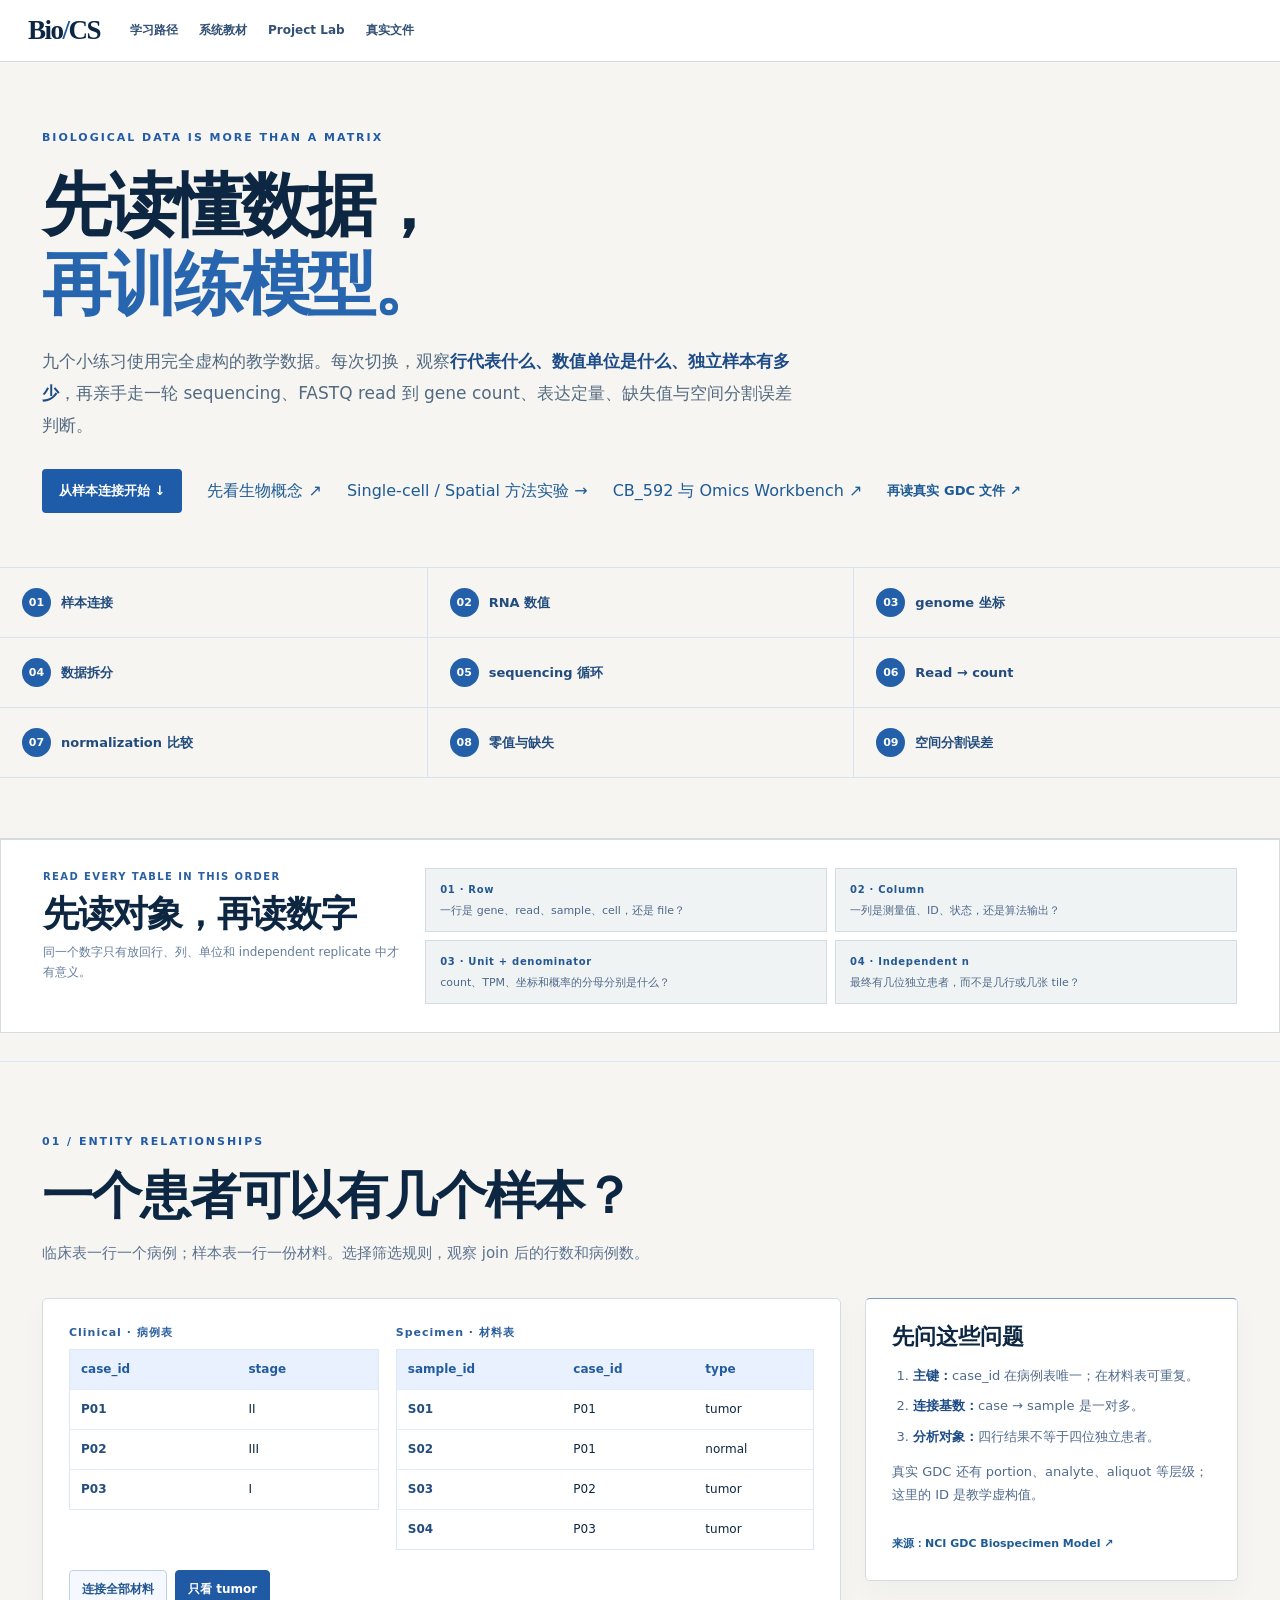
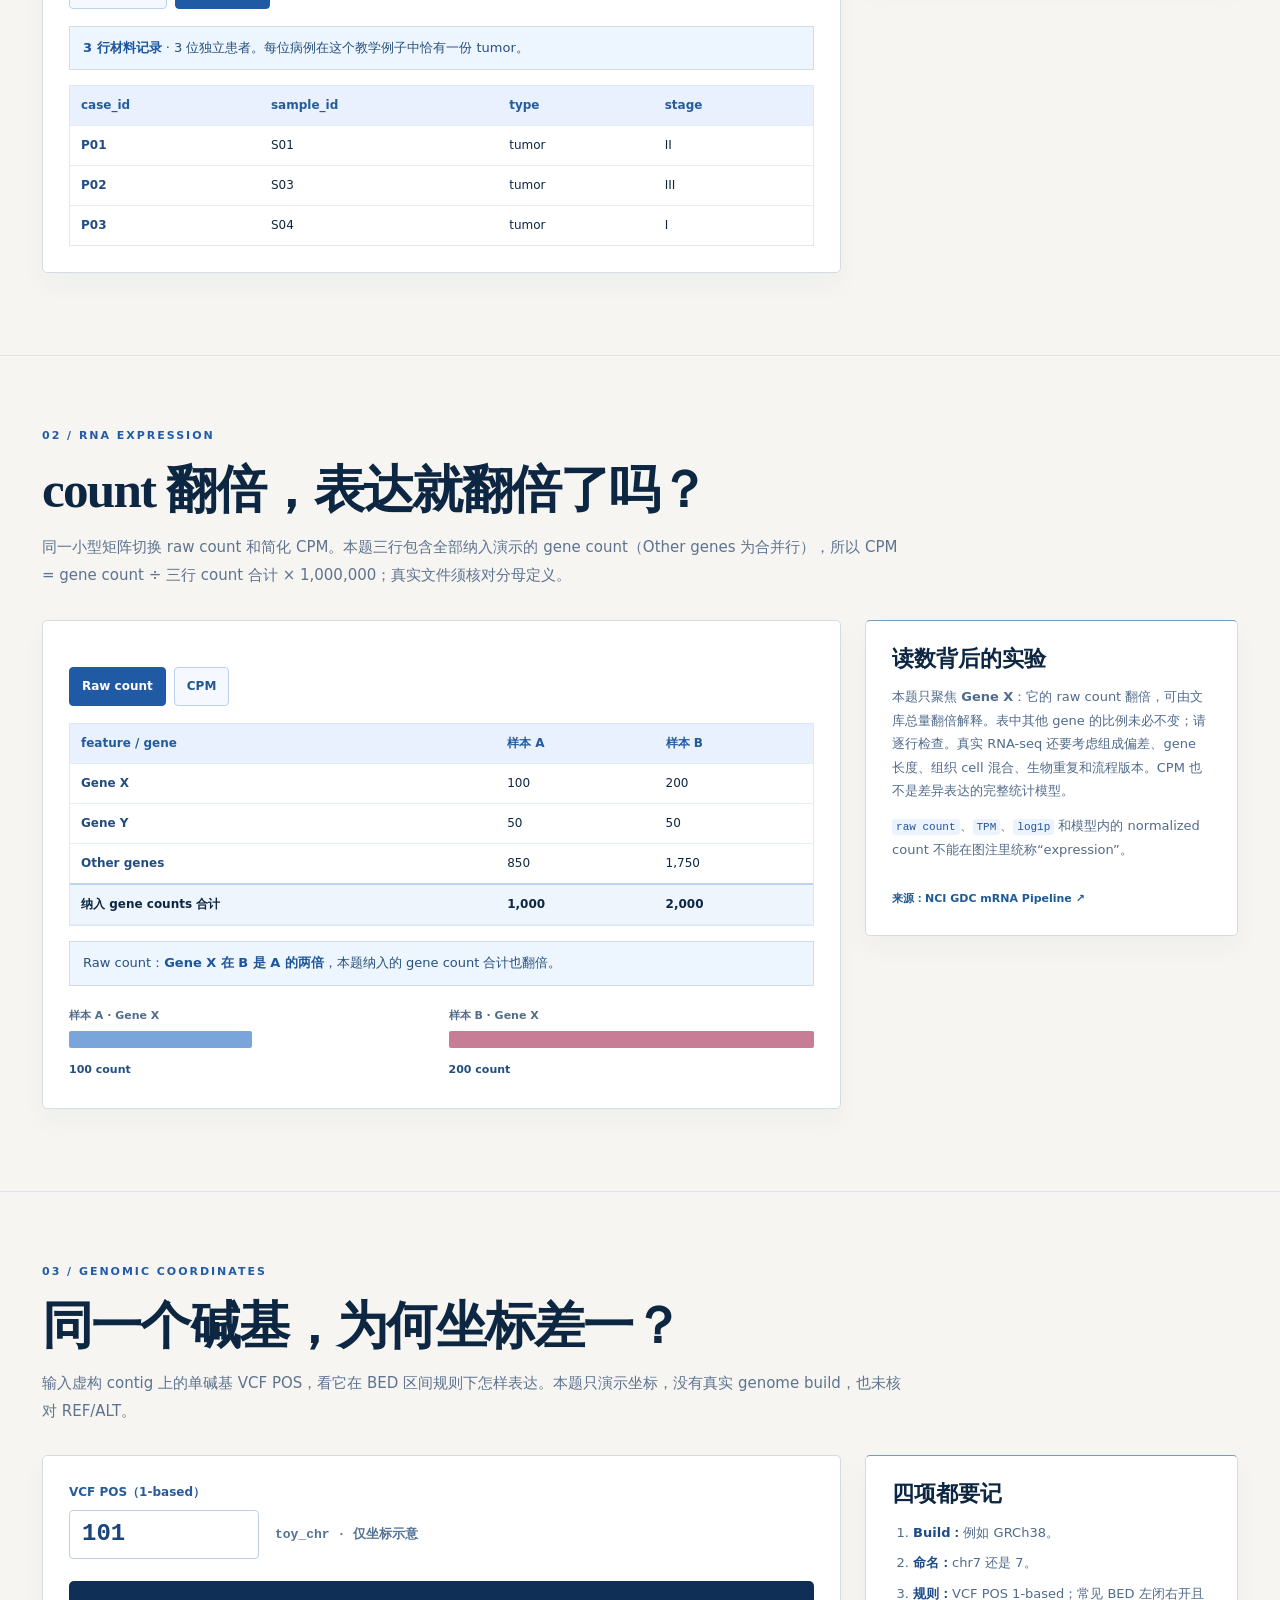
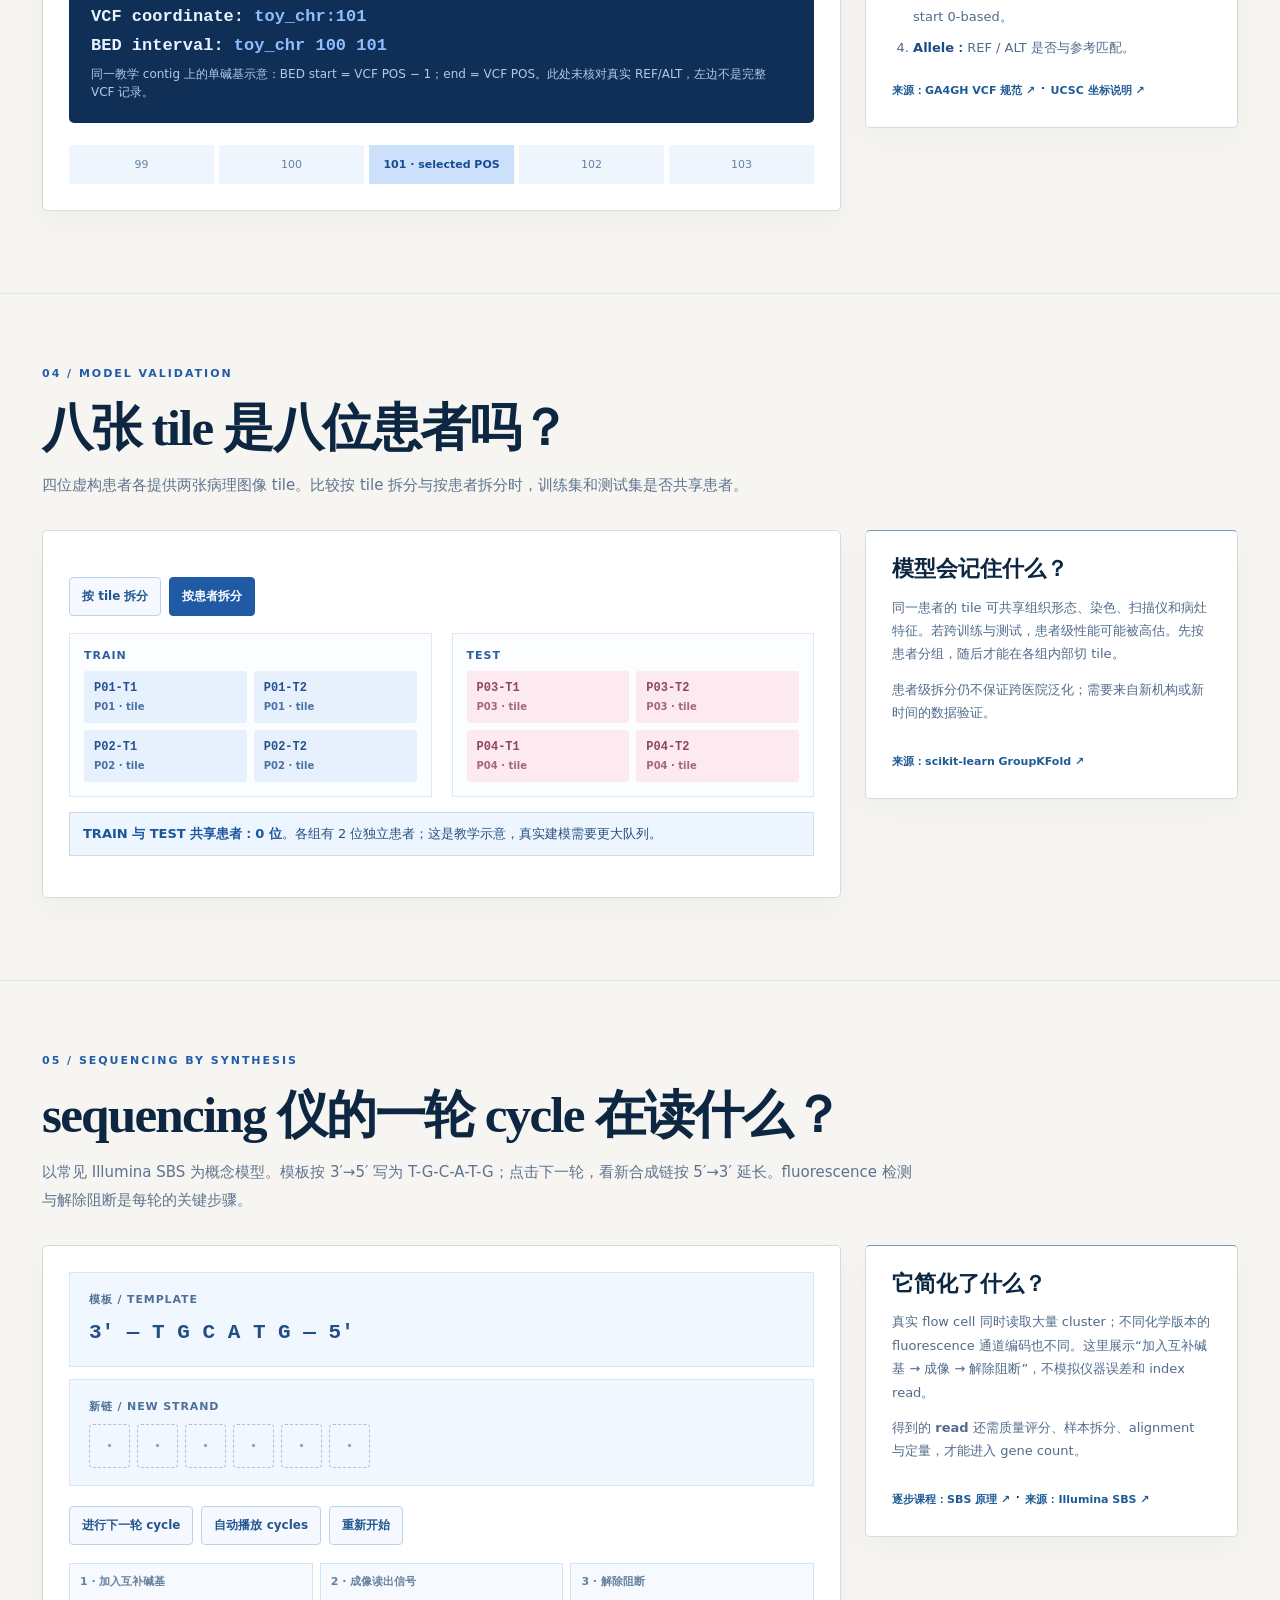
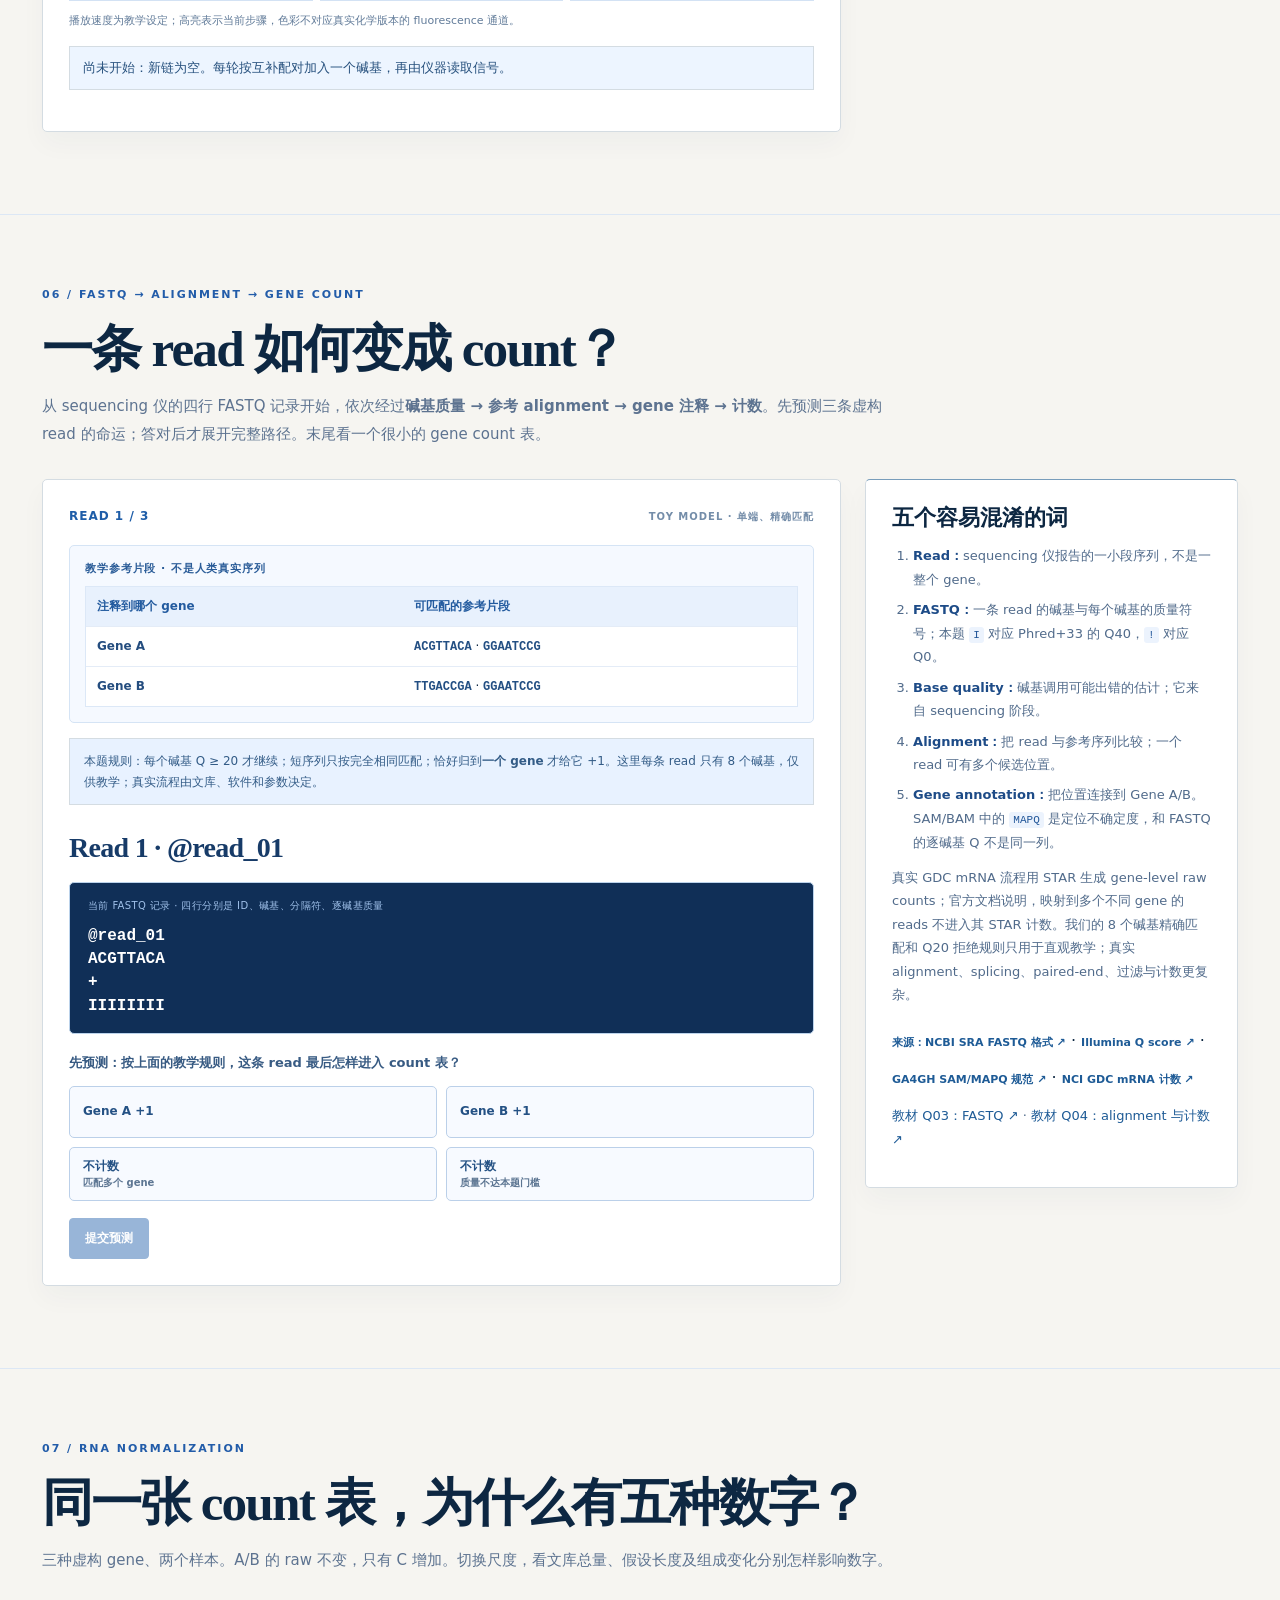
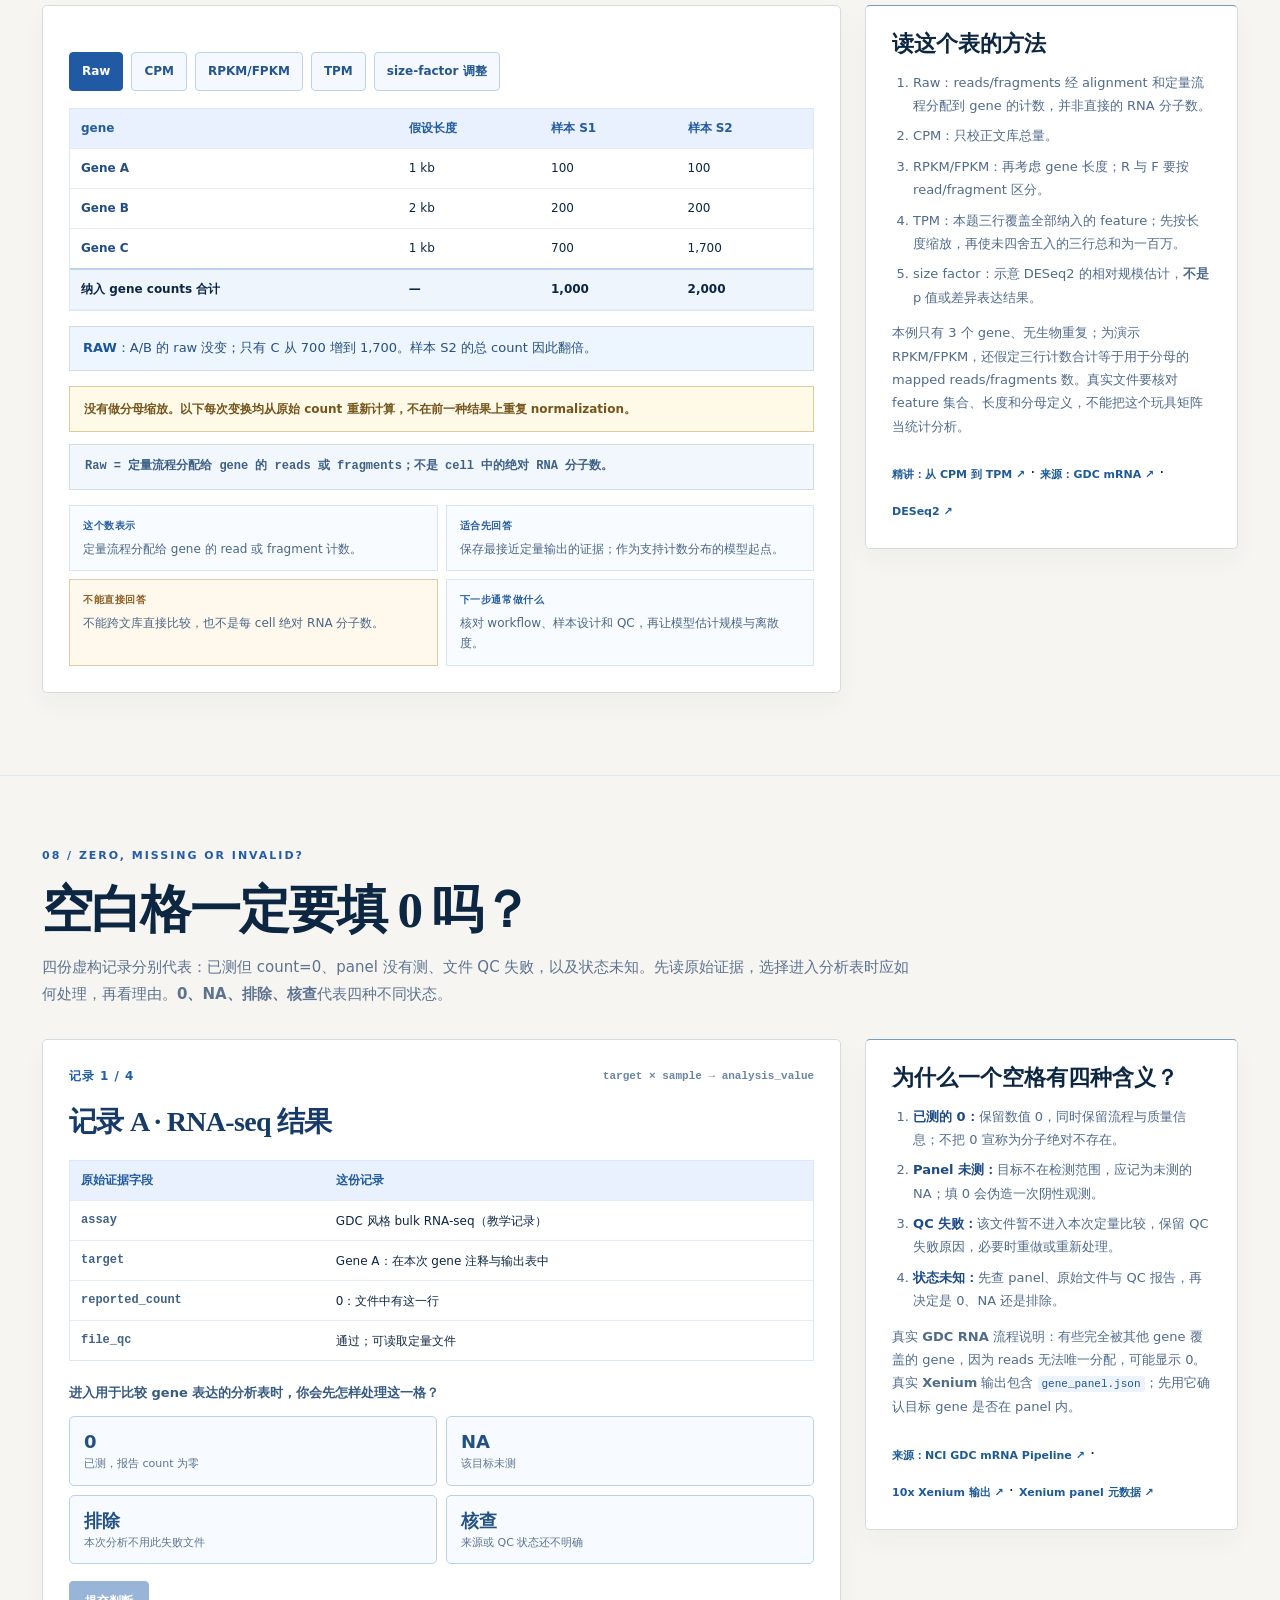
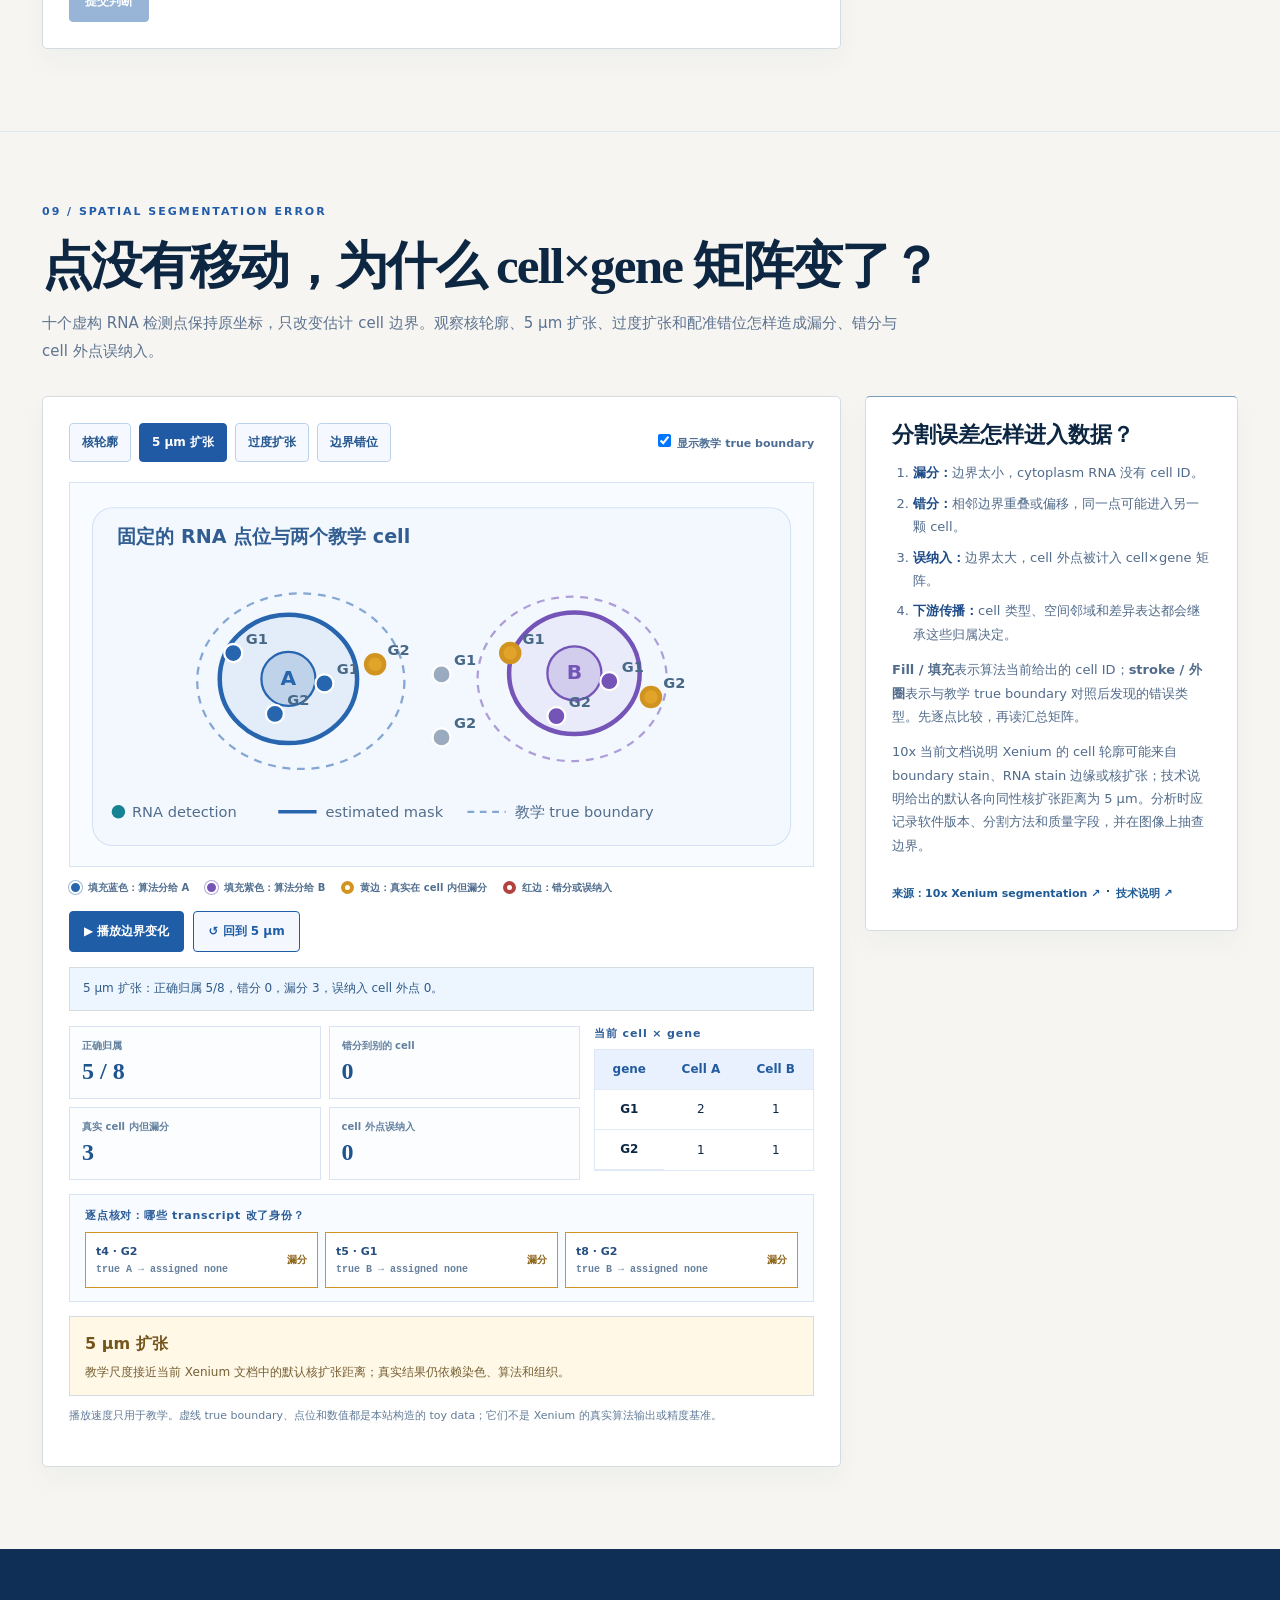
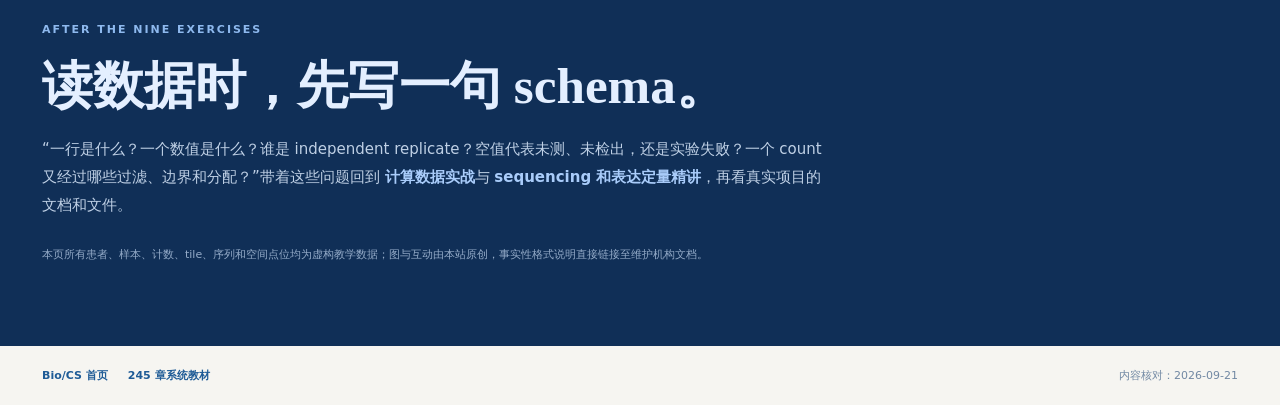
<file: data-lab.html>
<!doctype html>
<html lang="zh-CN">
<head>
  <meta charset="utf-8">
  <meta name="viewport" content="width=device-width, initial-scale=1">
  <meta name="description" content="给计算背景读者的九个交互式生物数据练习：病例连接、表达归一化、逐轮测序、FASTQ 比对与计数、基因组坐标、患者级拆分、缺失值与空间细胞分割误差。">
  <title>Data Lab · 先读懂数据，再训练模型 · Bio/CS</title>
  <link rel="icon" href="assets/favicon.svg" type="image/svg+xml">
  <link rel="stylesheet" href="data-lab.css?v=20260921-3">
  <script src="data-lab.js" defer></script>
  <script src="data-lab-missingness.js" defer></script>
  <script src="data-lab-mapping.js" defer></script>
  <script src="data-lab-segmentation.js" defer></script>
  <script src="textbook-terminology.js" defer></script>
  <script src="legacy-terminology.js" defer></script>
</head>
<body>
  <a class="skip-link" href="#main">跳到练习</a>
  <header class="lab-header"><a class="lab-brand" href="index.html">Bio<span>/</span>CS</a><nav aria-label="网站导航"><a href="index.html">学习路径</a><a href="textbook.html#b01">系统教材</a><a href="project-lab.html">Project Lab</a><a href="real-data-walkthrough.html">真实文件</a></nav><span>INTERACTIVE DATA LAB</span></header>
  <main id="main">
    <section class="lab-hero"><div class="lab-kicker">BIOLOGICAL DATA IS MORE THAN A MATRIX</div><h1>先读懂数据，<br><em>再训练模型。</em></h1><p>九个小练习使用完全虚构的教学数据。每次切换，观察<strong>行代表什么、数值单位是什么、独立样本有多少</strong>，再亲手走一轮测序、FASTQ 读段到 gene count、表达定量、缺失值与空间分割误差判断。</p><div class="hero-links"><a href="#join">从样本连接开始 ↓</a><a href="foundations-lab.html">先看生物概念 ↗</a><a href="singlecell-spatial-lab.html">Single-cell / Spatial 方法实验 →</a><a href="omics-workbench.html">CB_592 与 Omics Workbench ↗</a><a href="real-data-walkthrough.html">再读真实 GDC 文件 ↗</a></div></section>
    <nav class="lab-jump" aria-label="练习目录"><a href="#join"><b>01</b> 样本连接</a><a href="#counts"><b>02</b> RNA 数值</a><a href="#coordinate"><b>03</b> 基因组坐标</a><a href="#split"><b>04</b> 数据拆分</a><a href="#sbs"><b>05</b> 测序循环</a><a href="#mapping"><b>06</b> Read → count</a><a href="#normalization"><b>07</b> 归一化比较</a><a href="#missingness"><b>08</b> 零值与缺失</a><a href="#segmentation"><b>09</b> 空间分割误差</a></nav>
    <section class="reading-ruler" aria-labelledby="reading-ruler-title"><div><span>READ EVERY TABLE IN THIS ORDER</span><h2 id="reading-ruler-title">先读对象，再读数字</h2><p>同一个数字只有放回行、列、单位和独立重复中才有意义。</p></div><ol><li><b>01 · Row</b><span>一行是 gene、read、sample、cell，还是 file？</span></li><li><b>02 · Column</b><span>一列是测量值、ID、状态，还是算法输出？</span></li><li><b>03 · Unit + denominator</b><span>count、TPM、坐标和概率的分母分别是什么？</span></li><li><b>04 · Independent n</b><span>最终有几位独立患者，而不是几行或几张 tile？</span></li></ol></section>

    <section class="lab-section" id="join" aria-labelledby="join-title"><div class="lab-section-head"><span>01 / ENTITY RELATIONSHIPS</span><h2 id="join-title">一个患者可以有几个样本？</h2><p>临床表一行一个病例；样本表一行一份材料。选择筛选规则，观察 join 后的行数和病例数。</p></div>
      <div class="lab-grid"><div class="lab-workspace"><div class="table-pair"><div><h3>Clinical · 病例表</h3><div class="table-scroll"><table><thead><tr><th>case_id</th><th>stage</th></tr></thead><tbody><tr><td>P01</td><td>II</td></tr><tr><td>P02</td><td>III</td></tr><tr><td>P03</td><td>I</td></tr></tbody></table></div></div><div><h3>Specimen · 材料表</h3><div class="table-scroll"><table><thead><tr><th>sample_id</th><th>case_id</th><th>type</th></tr></thead><tbody><tr><td>S01</td><td>P01</td><td>tumor</td></tr><tr><td>S02</td><td>P01</td><td>normal</td></tr><tr><td>S03</td><td>P02</td><td>tumor</td></tr><tr><td>S04</td><td>P03</td><td>tumor</td></tr></tbody></table></div></div></div><div class="lab-controls" role="group" aria-label="样本筛选方式"><button type="button" data-join="all" aria-pressed="false">连接全部材料</button><button type="button" data-join="tumor" aria-pressed="true">只看 tumor</button></div><div class="result-bar" id="join-summary" aria-live="polite"></div><div class="table-scroll"><table><thead><tr><th>case_id</th><th>sample_id</th><th>type</th><th>stage</th></tr></thead><tbody id="join-result"></tbody></table></div></div><aside class="lab-explainer"><h3>先问这些问题</h3><ol><li><b>主键：</b>case_id 在病例表唯一；在材料表可重复。</li><li><b>连接基数：</b>case → sample 是一对多。</li><li><b>分析对象：</b>四行结果不等于四位独立患者。</li></ol><p>真实 GDC 还有 portion、analyte、aliquot 等层级；这里的 ID 是教学虚构值。</p><a href="https://docs.gdc.cancer.gov/Data_Submission_Portal/Users_Guide/Data_Submission_Walkthrough/" target="_blank" rel="noopener noreferrer">来源：NCI GDC Biospecimen Model ↗</a></aside></div>
    </section>

    <section class="lab-section" id="counts" aria-labelledby="counts-title"><div class="lab-section-head"><span>02 / RNA EXPRESSION</span><h2 id="counts-title">count 翻倍，表达就翻倍了吗？</h2><p>同一小型矩阵切换 raw count 和简化 CPM。本题三行包含全部纳入演示的 gene count（Other genes 为合并行），所以 CPM = gene count ÷ 三行 count 合计 × 1,000,000；真实文件须核对分母定义。</p></div>
      <div class="lab-grid"><div class="lab-workspace"><div class="lab-controls" role="group" aria-label="RNA 数值单位"><button type="button" data-count-mode="raw" aria-pressed="true">Raw count</button><button type="button" data-count-mode="cpm" aria-pressed="false">CPM</button></div><div class="table-scroll"><table><thead><tr><th>feature / gene</th><th>样本 A</th><th>样本 B</th></tr></thead><tbody id="count-result"></tbody><tfoot><tr><th>纳入 gene counts 合计</th><td>1,000</td><td>2,000</td></tr></tfoot></table></div><div class="result-bar" id="count-summary" aria-live="polite"></div><div class="mini-chart" id="count-bars" aria-label="Gene X 的两个样本读数比较"></div></div><aside class="lab-explainer"><h3>读数背后的实验</h3><p>本题只聚焦 <strong>Gene X</strong>：它的 raw count 翻倍，可由文库总量翻倍解释。表中其他 gene 的比例未必不变；请逐行检查。真实 RNA-seq 还要考虑组成偏差、基因长度、组织细胞混合、生物重复和流程版本。CPM 也不是差异表达的完整统计模型。</p><p><code>raw count</code>、<code>TPM</code>、<code>log1p</code> 和模型内的 normalized count 不能在图注里统称“expression”。</p><a href="https://docs.gdc.cancer.gov/Data/Bioinformatics_Pipelines/Expression_mRNA_Pipeline/" target="_blank" rel="noopener noreferrer">来源：NCI GDC mRNA Pipeline ↗</a></aside></div>
    </section>

    <section class="lab-section" id="coordinate" aria-labelledby="coordinate-title"><div class="lab-section-head"><span>03 / GENOMIC COORDINATES</span><h2 id="coordinate-title">同一个碱基，为何坐标差一？</h2><p>输入虚构 contig 上的单碱基 VCF POS，看它在 BED 区间规则下怎样表达。本题只演示坐标，没有真实基因组 build，也未核对 REF/ALT。</p></div>
      <div class="lab-grid"><div class="lab-workspace"><label class="position-label" for="vcf-pos">VCF POS（1-based）</label><div class="position-control"><input id="vcf-pos" type="number" min="1" max="1000000000" step="1" value="101" inputmode="numeric"><span>toy_chr · 仅坐标示意</span></div><div class="coordinate-output" id="coordinate-output" aria-live="polite"></div><div class="coordinate-track" aria-hidden="true"><span>… 99</span><span>100</span><strong>101 · selected POS</strong><span>102</span><span>103 …</span></div></div><aside class="lab-explainer"><h3>四项都要记</h3><ol><li><b>Build：</b>例如 GRCh38。</li><li><b>命名：</b>chr7 还是 7。</li><li><b>规则：</b>VCF POS 1-based；常见 BED 左闭右开且 start 0-based。</li><li><b>Allele：</b>REF / ALT 是否与参考匹配。</li></ol><a href="https://samtools.github.io/hts-specs/VCFv4.3.pdf" target="_blank" rel="noopener noreferrer">来源：GA4GH VCF 规范 ↗</a> · <a href="https://www.genome.ucsc.edu/FAQ/FAQtracks" target="_blank" rel="noopener noreferrer">UCSC 坐标说明 ↗</a></aside></div>
    </section>

    <section class="lab-section" id="split" aria-labelledby="split-title"><div class="lab-section-head"><span>04 / MODEL VALIDATION</span><h2 id="split-title">八张 tile 是八位患者吗？</h2><p>四位虚构患者各提供两张病理图像 tile。比较按 tile 拆分与按患者拆分时，训练集和测试集是否共享患者。</p></div>
      <div class="lab-grid"><div class="lab-workspace"><div class="lab-controls" role="group" aria-label="训练测试拆分规则"><button type="button" data-split="tile" aria-pressed="false">按 tile 拆分</button><button type="button" data-split="patient" aria-pressed="true">按患者拆分</button></div><div class="split-panels"><div><h3>TRAIN</h3><div id="split-train" class="tile-grid"></div></div><div><h3>TEST</h3><div id="split-test" class="tile-grid"></div></div></div><div class="result-bar" id="split-summary" aria-live="polite"></div></div><aside class="lab-explainer"><h3>模型会记住什么？</h3><p>同一患者的 tile 可共享组织形态、染色、扫描仪和病灶特征。若跨训练与测试，患者级性能可能被高估。先按患者分组，随后才能在各组内部切 tile。</p><p>患者级拆分仍不保证跨医院泛化；需要来自新机构或新时间的数据验证。</p><a href="https://scikit-learn.org/stable/modules/generated/sklearn.model_selection.GroupKFold.html" target="_blank" rel="noopener noreferrer">来源：scikit-learn GroupKFold ↗</a></aside></div>
    </section>

    <section class="lab-section" id="sbs" aria-labelledby="sbs-title"><div class="lab-section-head"><span>05 / SEQUENCING BY SYNTHESIS</span><h2 id="sbs-title">测序仪的一轮 cycle 在读什么？</h2><p>以常见 Illumina SBS 为概念模型。模板按 3′→5′ 写为 T-G-C-A-T-G；点击下一轮，看新合成链按 5′→3′ 延长。荧光检测与解除阻断是每轮的关键步骤。</p></div>
      <div class="lab-grid"><div class="lab-workspace"><div class="sbs-template"><span>模板 / template</span><strong id="sbs-template-output">3′ — T G C A T G — 5′</strong></div><div class="sbs-template"><span>新链 / new strand</span><div id="sbs-bases" class="sbs-bases" aria-live="polite"></div></div><div class="lab-controls"><button type="button" id="sbs-next">进行下一轮 cycle</button><button type="button" id="sbs-play" aria-pressed="false">自动播放 cycles</button><button type="button" id="sbs-reset">重新开始</button></div><ol class="sbs-phases" aria-label="一轮 SBS 的概念步骤"><li data-sbs-phase="0">1 · 加入互补碱基</li><li data-sbs-phase="1">2 · 成像读出信号</li><li data-sbs-phase="2">3 · 解除阻断</li></ol><p class="lab-motion-note" id="sbs-motion-status">播放速度为教学设定；高亮表示当前步骤，色彩不对应真实化学版本的荧光通道。</p><div class="result-bar" id="sbs-summary" aria-live="polite"></div></div><aside class="lab-explainer"><h3>它简化了什么？</h3><p>真实 flow cell 同时读取大量 cluster；不同化学版本的荧光通道编码也不同。这里展示“加入互补碱基 → 成像 → 解除阻断”，不模拟仪器误差和 index read。</p><p>得到的 <strong>read</strong> 还需质量评分、样本拆分、比对与定量，才能进入 gene count。</p><a href="textbook.html#q02">逐步课程：SBS 原理 ↗</a> · <a href="https://www.illumina.com/science/technology/next-generation-sequencing/sequencing-technology.html" target="_blank" rel="noopener noreferrer">来源：Illumina SBS ↗</a></aside></div>
    </section>

    <section class="lab-section" id="mapping" aria-labelledby="mapping-title"><div class="lab-section-head"><span>06 / FASTQ → ALIGNMENT → GENE COUNT</span><h2 id="mapping-title">一条 read 如何变成 count？</h2><p>从测序仪的四行 FASTQ 记录开始，依次经过<strong>碱基质量 → 参考比对 → 基因注释 → 计数</strong>。先预测三条虚构 read 的命运；答对后才展开完整路径。末尾看一个很小的 gene count 表。</p></div>
      <div class="lab-grid"><div class="lab-workspace mapping-workspace"><div class="mapping-top"><span id="mapping-progress" class="mapping-progress" aria-live="polite"></span><span>TOY MODEL · 单端、精确匹配</span></div><div class="mapping-reference"><h3>教学参考片段 · 不是人类真实序列</h3><div class="table-scroll"><table><thead><tr><th>注释到哪个 gene</th><th>可匹配的参考片段</th></tr></thead><tbody><tr><td>Gene A</td><td><code>ACGTTACA</code> · <code>GGAATCCG</code></td></tr><tr><td>Gene B</td><td><code>TTGACCGA</code> · <code>GGAATCCG</code></td></tr></tbody></table></div></div><div class="mapping-rule">本题规则：每个碱基 Q ≥ 20 才继续；短序列只按完全相同匹配；恰好归到<strong>一个 gene</strong> 才给它 +1。这里每条 read 只有 8 个碱基，仅供教学；真实流程由文库、软件和参数决定。</div><h3 id="mapping-prompt" tabindex="-1"></h3><div class="mapping-fastq"><span>当前 FASTQ 记录 · 四行分别是 ID、碱基、分隔符、逐碱基质量</span><pre id="mapping-fastq"></pre></div><p class="mapping-question">先预测：按上面的教学规则，这条 read 最后怎样进入 count 表？</p><div class="mapping-choices" role="group" aria-label="选择 read 的计数结果"><button type="button" data-mapping-choice="geneA" aria-pressed="false">Gene A <b>+1</b></button><button type="button" data-mapping-choice="geneB" aria-pressed="false">Gene B <b>+1</b></button><button type="button" data-mapping-choice="ambiguous" aria-pressed="false">不计数 <small>匹配多个 gene</small></button><button type="button" data-mapping-choice="quality" aria-pressed="false">不计数 <small>质量不达本题门槛</small></button></div><div class="mapping-actions"><button type="button" id="mapping-submit" disabled>提交预测</button><button type="button" id="mapping-next" hidden>下一条 read →</button></div><div id="mapping-feedback" class="mapping-feedback" aria-live="polite"></div><ol id="mapping-trace" class="mapping-trace" aria-label="这条 read 的处理路径" hidden></ol><div id="mapping-complete" class="mapping-complete" hidden></div></div><aside class="lab-explainer"><h3>五个容易混淆的词</h3><ol><li><b>Read：</b>测序仪报告的一小段序列，不是一整个基因。</li><li><b>FASTQ：</b>一条 read 的碱基与每个碱基的质量符号；本题 <code>I</code> 对应 Phred+33 的 Q40，<code>!</code> 对应 Q0。</li><li><b>Base quality：</b>碱基调用可能出错的估计；它来自测序阶段。</li><li><b>Alignment：</b>把 read 与参考序列比较；一个 read 可有多个候选位置。</li><li><b>Gene annotation：</b>把位置连接到 Gene A/B。SAM/BAM 中的 <code>MAPQ</code> 是定位不确定度，和 FASTQ 的逐碱基 Q 不是同一列。</li></ol><p>真实 GDC mRNA 流程用 STAR 生成 gene-level raw counts；官方文档说明，映射到多个不同 gene 的 reads 不进入其 STAR 计数。我们的 8 个碱基精确匹配和 Q20 拒绝规则只用于直观教学；真实比对、剪接、paired-end、过滤与计数更复杂。</p><a href="https://www.ncbi.nlm.nih.gov/sra/docs/submitformats/" target="_blank" rel="noopener noreferrer">来源：NCBI SRA FASTQ 格式 ↗</a> · <a href="https://www.illumina.com/science/technology/next-generation-sequencing/plan-experiments/quality-scores.html" target="_blank" rel="noopener noreferrer">Illumina Q score ↗</a> · <a href="https://samtools.github.io/hts-specs/SAMv1.pdf" target="_blank" rel="noopener noreferrer">GA4GH SAM/MAPQ 规范 ↗</a> · <a href="https://docs.gdc.cancer.gov/Data/Bioinformatics_Pipelines/Expression_mRNA_Pipeline/" target="_blank" rel="noopener noreferrer">NCI GDC mRNA 计数 ↗</a><p><a href="textbook.html#q03">教材 Q03：FASTQ ↗</a> · <a href="textbook.html#q04">教材 Q04：比对与计数 ↗</a></p></aside></div>
    </section>

    <section class="lab-section" id="normalization" aria-labelledby="normalization-title"><div class="lab-section-head"><span>07 / RNA NORMALIZATION</span><h2 id="normalization-title">同一张 count 表，为什么有五种数字？</h2><p>三种虚构基因、两个样本。A/B 的 raw 不变，只有 C 增加。切换尺度，看文库总量、假设长度及组成变化分别怎样影响数字。</p></div>
      <div class="lab-grid"><div class="lab-workspace"><div class="lab-controls" role="group" aria-label="表达数值尺度"><button type="button" data-norm="raw" aria-pressed="true">Raw</button><button type="button" data-norm="cpm" aria-pressed="false">CPM</button><button type="button" data-norm="fpkm" aria-pressed="false">RPKM/FPKM</button><button type="button" data-norm="tpm" aria-pressed="false">TPM</button><button type="button" data-norm="median" aria-pressed="false">size-factor 调整</button></div><div class="table-scroll"><table><thead><tr><th>gene</th><th>假设长度</th><th>样本 S1</th><th>样本 S2</th></tr></thead><tbody id="norm-result"></tbody><tfoot><tr><th>纳入 gene counts 合计</th><td>—</td><td>1,000</td><td>2,000</td></tr></tfoot></table></div><div class="result-bar" id="norm-summary" aria-live="polite"></div><p class="norm-denominator" id="norm-denominator"></p><div class="norm-formula" id="norm-formula"></div><dl class="norm-purpose" id="norm-purpose" aria-live="polite"><div><dt>这个数表示</dt><dd data-norm-purpose="meaning"></dd></div><div><dt>适合先回答</dt><dd data-norm-purpose="use"></dd></div><div><dt>不能直接回答</dt><dd data-norm-purpose="avoid"></dd></div><div><dt>下一步通常做什么</dt><dd data-norm-purpose="next"></dd></div></dl></div><aside class="lab-explainer"><h3>读这个表的方法</h3><ol><li>Raw：reads/fragments 经比对和定量流程分配到 gene 的计数，并非直接的 RNA 分子数。</li><li>CPM：只校正文库总量。</li><li>RPKM/FPKM：再考虑基因长度；R 与 F 要按 read/fragment 区分。</li><li>TPM：本题三行覆盖全部纳入的 feature；先按长度缩放，再使未四舍五入的三行总和为一百万。</li><li>size factor：示意 DESeq2 的相对规模估计，<strong>不是</strong> p 值或差异表达结果。</li></ol><p>本例只有 3 个基因、无生物重复；为演示 RPKM/FPKM，还假定三行计数合计等于用于分母的 mapped reads/fragments 数。真实文件要核对 feature 集合、长度和分母定义，不能把这个玩具矩阵当统计分析。</p><a href="textbook.html#q05">精讲：从 CPM 到 TPM ↗</a> · <a href="https://docs.gdc.cancer.gov/Data/Bioinformatics_Pipelines/Expression_mRNA_Pipeline/" target="_blank" rel="noopener noreferrer">来源：GDC mRNA ↗</a> · <a href="https://bioconductor.org/packages/release/bioc/vignettes/DESeq2/inst/doc/DESeq2.html" target="_blank" rel="noopener noreferrer">DESeq2 ↗</a></aside></div>
    </section>

    <section class="lab-section" id="missingness" aria-labelledby="missingness-title"><div class="lab-section-head"><span>08 / ZERO, MISSING OR INVALID?</span><h2 id="missingness-title">空白格一定要填 0 吗？</h2><p>四份虚构记录分别代表：已测但 count=0、panel 没有测、文件 QC 失败，以及状态未知。先读原始证据，选择进入分析表时应如何处理，再看理由。<strong>0、NA、排除、核查</strong>代表四种不同状态。</p></div>
      <div class="lab-grid"><div class="lab-workspace missingness-workspace"><div class="missingness-top"><span id="missingness-progress" class="missingness-progress" aria-live="polite"></span><span class="missingness-schema">target × sample → analysis_value</span></div><h3 id="missingness-prompt" tabindex="-1"></h3><div class="table-scroll"><table><thead><tr><th>原始证据字段</th><th>这份记录</th></tr></thead><tbody id="missingness-evidence"></tbody></table></div><p class="missingness-question">进入用于比较基因表达的分析表时，你会先怎样处理这一格？</p><div class="missingness-choices" role="group" aria-label="选择该数据格的处理方式"><button type="button" data-missingness-choice="zero" aria-pressed="false"><b>0</b><small>已测，报告 count 为零</small></button><button type="button" data-missingness-choice="na" aria-pressed="false"><b>NA</b><small>该目标未测</small></button><button type="button" data-missingness-choice="exclude" aria-pressed="false"><b>排除</b><small>本次分析不用此失败文件</small></button><button type="button" data-missingness-choice="verify" aria-pressed="false"><b>核查</b><small>来源或 QC 状态还不明确</small></button></div><div class="missingness-actions"><button type="button" id="missingness-submit" disabled>提交判断</button><button type="button" id="missingness-next" hidden>下一份记录 →</button></div><div class="missingness-feedback" id="missingness-feedback" aria-live="polite"></div><div class="missingness-complete" id="missingness-complete" hidden></div></div><aside class="lab-explainer"><h3>为什么一个空格有四种含义？</h3><ol><li><b>已测的 0：</b>保留数值 0，同时保留流程与质量信息；不把 0 宣称为分子绝对不存在。</li><li><b>Panel 未测：</b>目标不在检测范围，应记为未测的 NA；填 0 会伪造一次阴性观测。</li><li><b>QC 失败：</b>该文件暂不进入本次定量比较，保留 QC 失败原因，必要时重做或重新处理。</li><li><b>状态未知：</b>先查 panel、原始文件与 QC 报告，再决定是 0、NA 还是排除。</li></ol><p>真实 <strong>GDC RNA</strong> 流程说明：有些完全被其他基因覆盖的基因，因为 reads 无法唯一分配，可能显示 0。真实 <strong>Xenium</strong> 输出包含 <code>gene_panel.json</code>；先用它确认目标基因是否在 panel 内。</p><a href="https://docs.gdc.cancer.gov/Data/Bioinformatics_Pipelines/Expression_mRNA_Pipeline/" target="_blank" rel="noopener noreferrer">来源：NCI GDC mRNA Pipeline ↗</a> · <a href="https://www.10xgenomics.com/support/software/xenium-onboard-analysis/latest/analysis/outputs/xoa-output-at-a-glance" target="_blank" rel="noopener noreferrer">10x Xenium 输出 ↗</a> · <a href="https://www.10xgenomics.com/support/software/xenium-panel-designer/latest/tutorials/pre-designed-xenium-v1" target="_blank" rel="noopener noreferrer">Xenium panel 元数据 ↗</a></aside></div>
    </section>

    <section class="lab-section" id="segmentation" aria-labelledby="segmentation-title"><div class="lab-section-head"><span>09 / SPATIAL SEGMENTATION ERROR</span><h2 id="segmentation-title">点没有移动，为什么 cell×gene 矩阵变了？</h2><p>十个虚构 RNA 检测点保持原坐标，只改变估计细胞边界。观察核轮廓、5 µm 扩张、过度扩张和配准错位怎样造成漏分、错分与细胞外点误纳入。</p></div>
      <div class="lab-grid"><div class="lab-workspace segmentation-workspace" id="segmentation-workspace"><div class="segmentation-toolbar"><div class="lab-controls" role="group" aria-label="选择细胞边界模型"><button type="button" data-seg-mode="nucleus" aria-pressed="false">核轮廓</button><button type="button" data-seg-mode="five" aria-pressed="true">5 µm 扩张</button><button type="button" data-seg-mode="over" aria-pressed="false">过度扩张</button><button type="button" data-seg-mode="shift" aria-pressed="false">边界错位</button></div><label><input id="seg-show-truth" type="checkbox" checked> 显示教学 true boundary</label></div><div class="segmentation-canvas" role="img" aria-label="两个细胞、细胞核、RNA 点位和当前估计边界的互动示意"><svg id="segmentation-svg" viewBox="0 0 660 340"></svg></div><div class="segmentation-legend" aria-label="RNA 点位颜色图例"><span><i class="fill-a"></i>填充蓝色：算法分给 A</span><span><i class="fill-b"></i>填充紫色：算法分给 B</span><span><i class="stroke-missed"></i>黄边：真实在细胞内但漏分</span><span><i class="stroke-wrong"></i>红边：错分或误纳入</span></div><div class="segmentation-actions"><button type="button" id="seg-play" aria-pressed="false">▶ 播放边界变化</button><button type="button" id="seg-reset">↺ 回到 5 µm</button></div><p class="segmentation-status" id="segmentation-status" tabindex="-1" aria-live="polite"></p><div class="segmentation-readout"><div class="segmentation-metrics"><article><span>正确归属</span><strong id="seg-correct"></strong></article><article><span>错分到别的细胞</span><strong id="seg-wrong"></strong></article><article><span>真实细胞内但漏分</span><strong id="seg-missed"></strong></article><article><span>细胞外点误纳入</span><strong id="seg-false"></strong></article></div><div class="segmentation-matrix"><h3>当前 cell × gene</h3><div class="table-scroll"><table><thead><tr><th>gene</th><th>Cell A</th><th>Cell B</th></tr></thead><tbody id="seg-matrix"></tbody></table></div></div></div><div class="segmentation-errors"><h3>逐点核对：哪些 transcript 改了身份？</h3><div id="seg-error-list" aria-live="polite"></div></div><div class="segmentation-explanation"><strong id="seg-mode-title"></strong><p id="seg-mode-note"></p></div><p class="lab-motion-note">播放速度只用于教学。虚线 true boundary、点位和数值都是本站构造的 toy data；它们不是 Xenium 的真实算法输出或精度基准。</p></div><aside class="lab-explainer"><h3>分割误差怎样进入数据？</h3><ol><li><b>漏分：</b>边界太小，细胞质 RNA 没有 cell ID。</li><li><b>错分：</b>相邻边界重叠或偏移，同一点可能进入另一颗细胞。</li><li><b>误纳入：</b>边界太大，细胞外点被计入 cell×gene 矩阵。</li><li><b>下游传播：</b>细胞类型、空间邻域和差异表达都会继承这些归属决定。</li></ol><p><strong>Fill / 填充</strong>表示算法当前给出的 cell ID；<strong>stroke / 外圈</strong>表示与教学 true boundary 对照后发现的错误类型。先逐点比较，再读汇总矩阵。</p><p>10x 当前文档说明 Xenium 的细胞轮廓可能来自 boundary stain、RNA stain 边缘或核扩张；技术说明给出的默认各向同性核扩张距离为 5 µm。分析时应记录软件版本、分割方法和质量字段，并在图像上抽查边界。</p><a href="https://www.10xgenomics.com/support/software/xenium-onboard-analysis/latest/algorithms-overview/segmentation" target="_blank" rel="noopener noreferrer">来源：10x Xenium segmentation ↗</a> · <a href="https://cdn.10xgenomics.com/image/upload/v1754601291/support-documents/CG000750_XeniumInSitu_CellSegmentation_TechNote_RevB.pdf" target="_blank" rel="noopener noreferrer">技术说明 ↗</a></aside></div>
    </section>

    <section class="lab-outro"><span>AFTER THE NINE EXERCISES</span><h2>读数据时，先写一句 schema。</h2><p>“一行是什么？一个数值是什么？谁是独立重复？空值代表未测、未检出，还是实验失败？一个 count 又经过哪些过滤、边界和分配？”带着这些问题回到 <a href="textbook.html#k01">计算数据实战</a>与 <a href="textbook.html#q01">测序和表达定量精讲</a>，再看真实项目的文档和文件。</p><p>本页所有患者、样本、计数、tile、序列和空间点位均为虚构教学数据；图与互动由本站原创，事实性格式说明直接链接至维护机构文档。</p></section>
  </main>
  <footer class="lab-footer"><a href="index.html">Bio/CS 首页</a><a href="textbook.html#q01">245 章系统教材</a><span>内容核对：2026-09-21</span></footer>
</body>
</html>
</file>
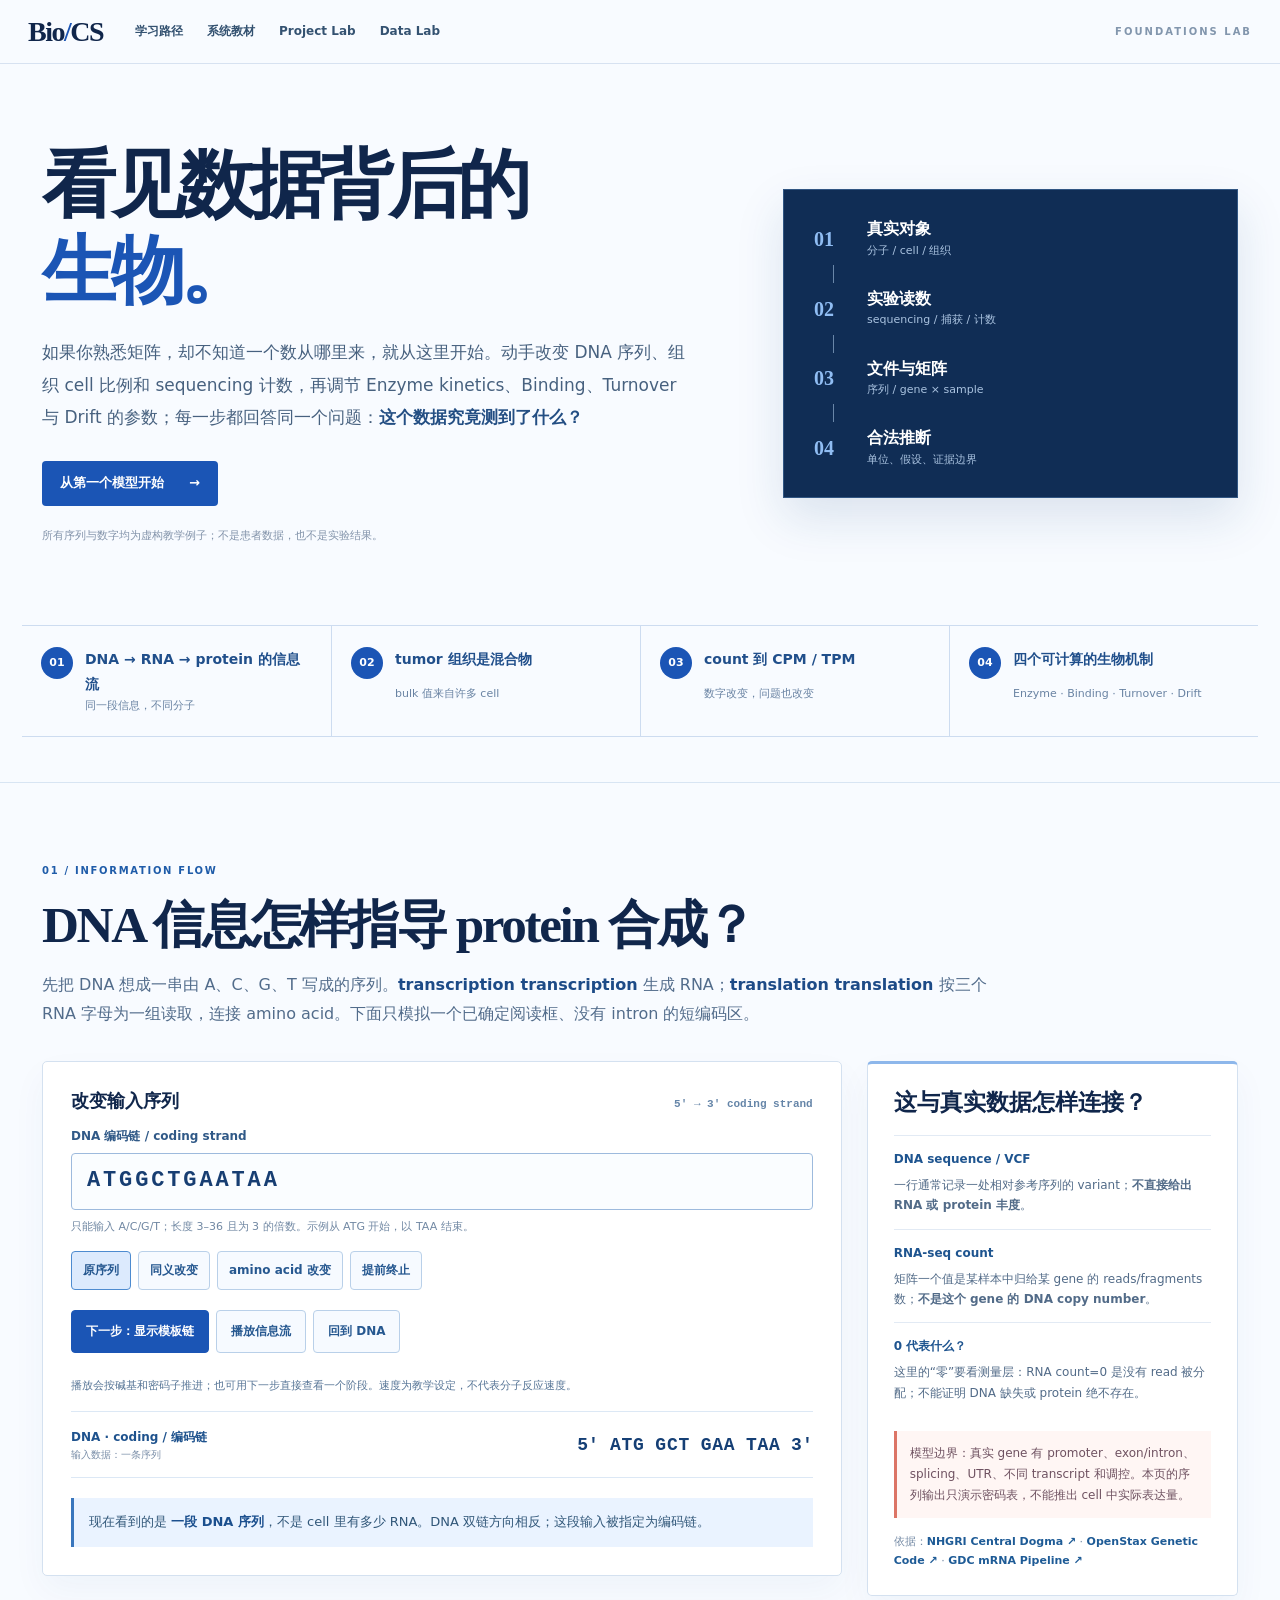
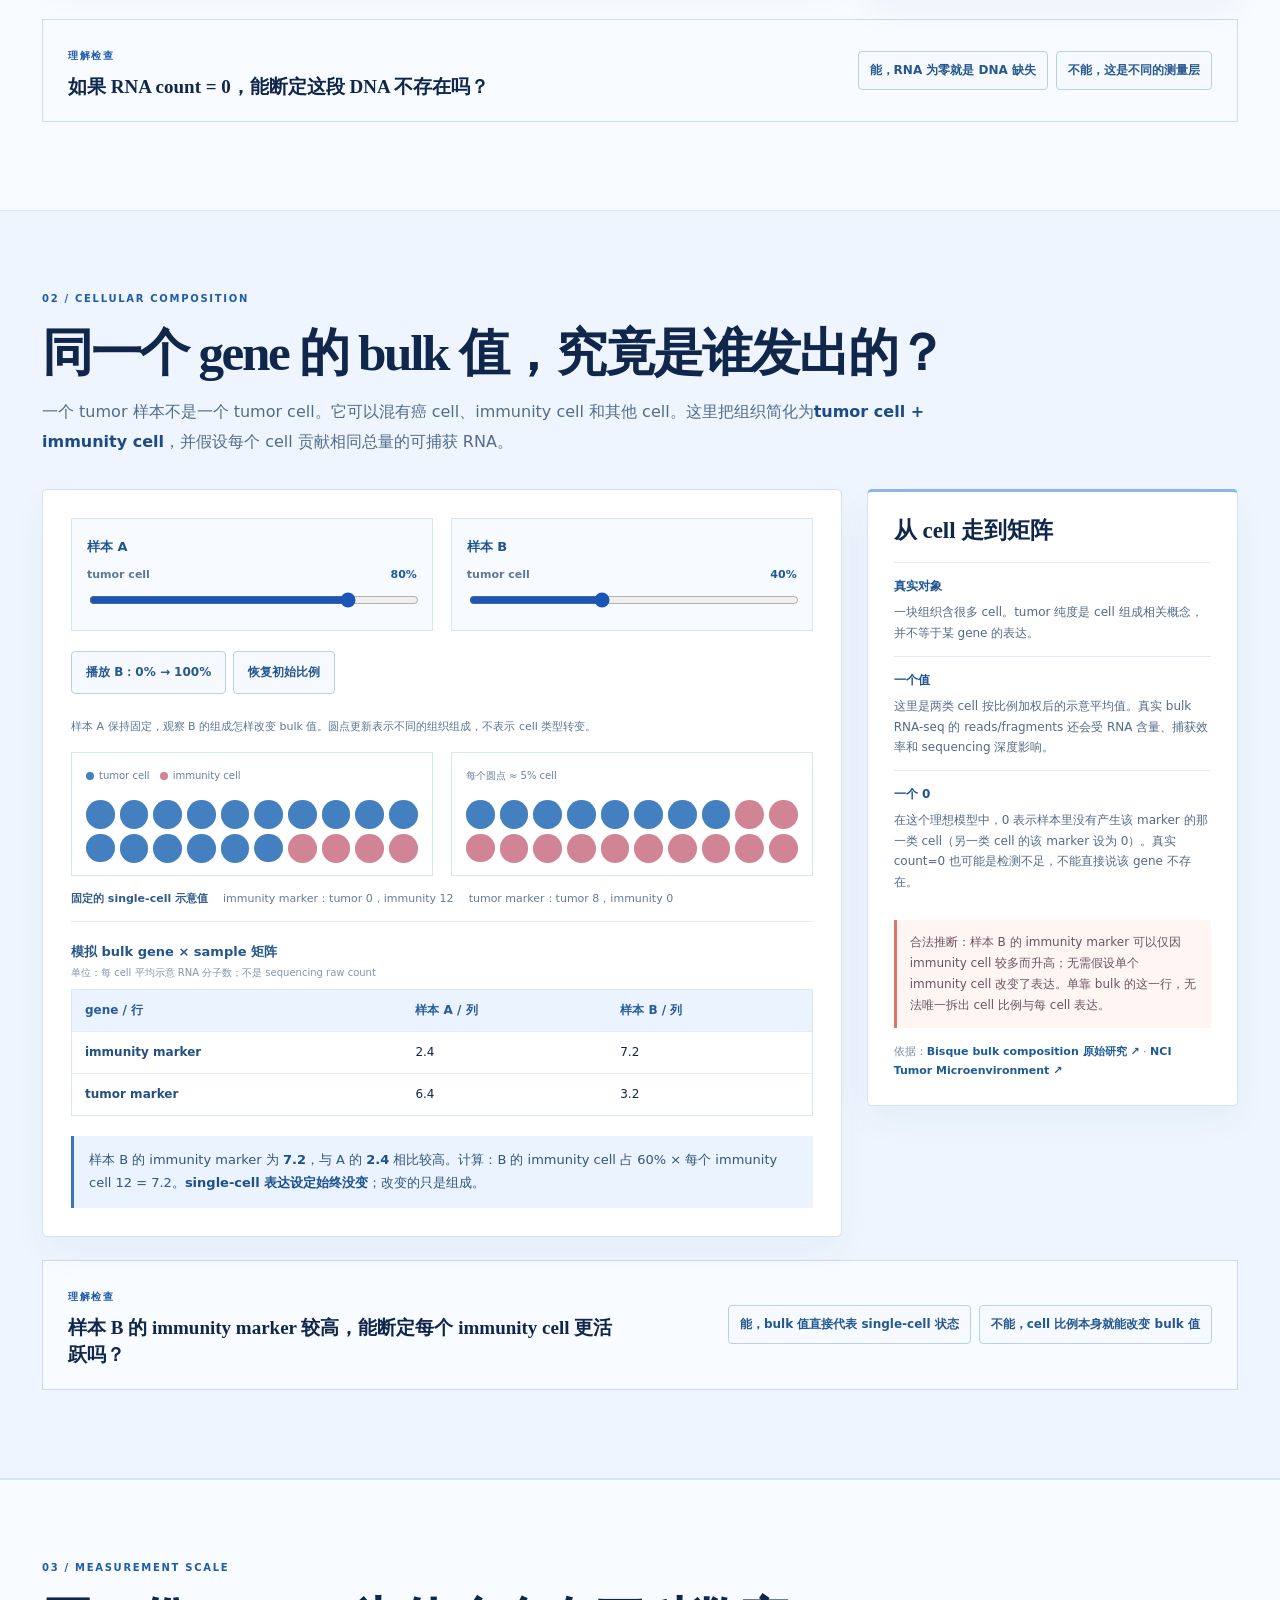
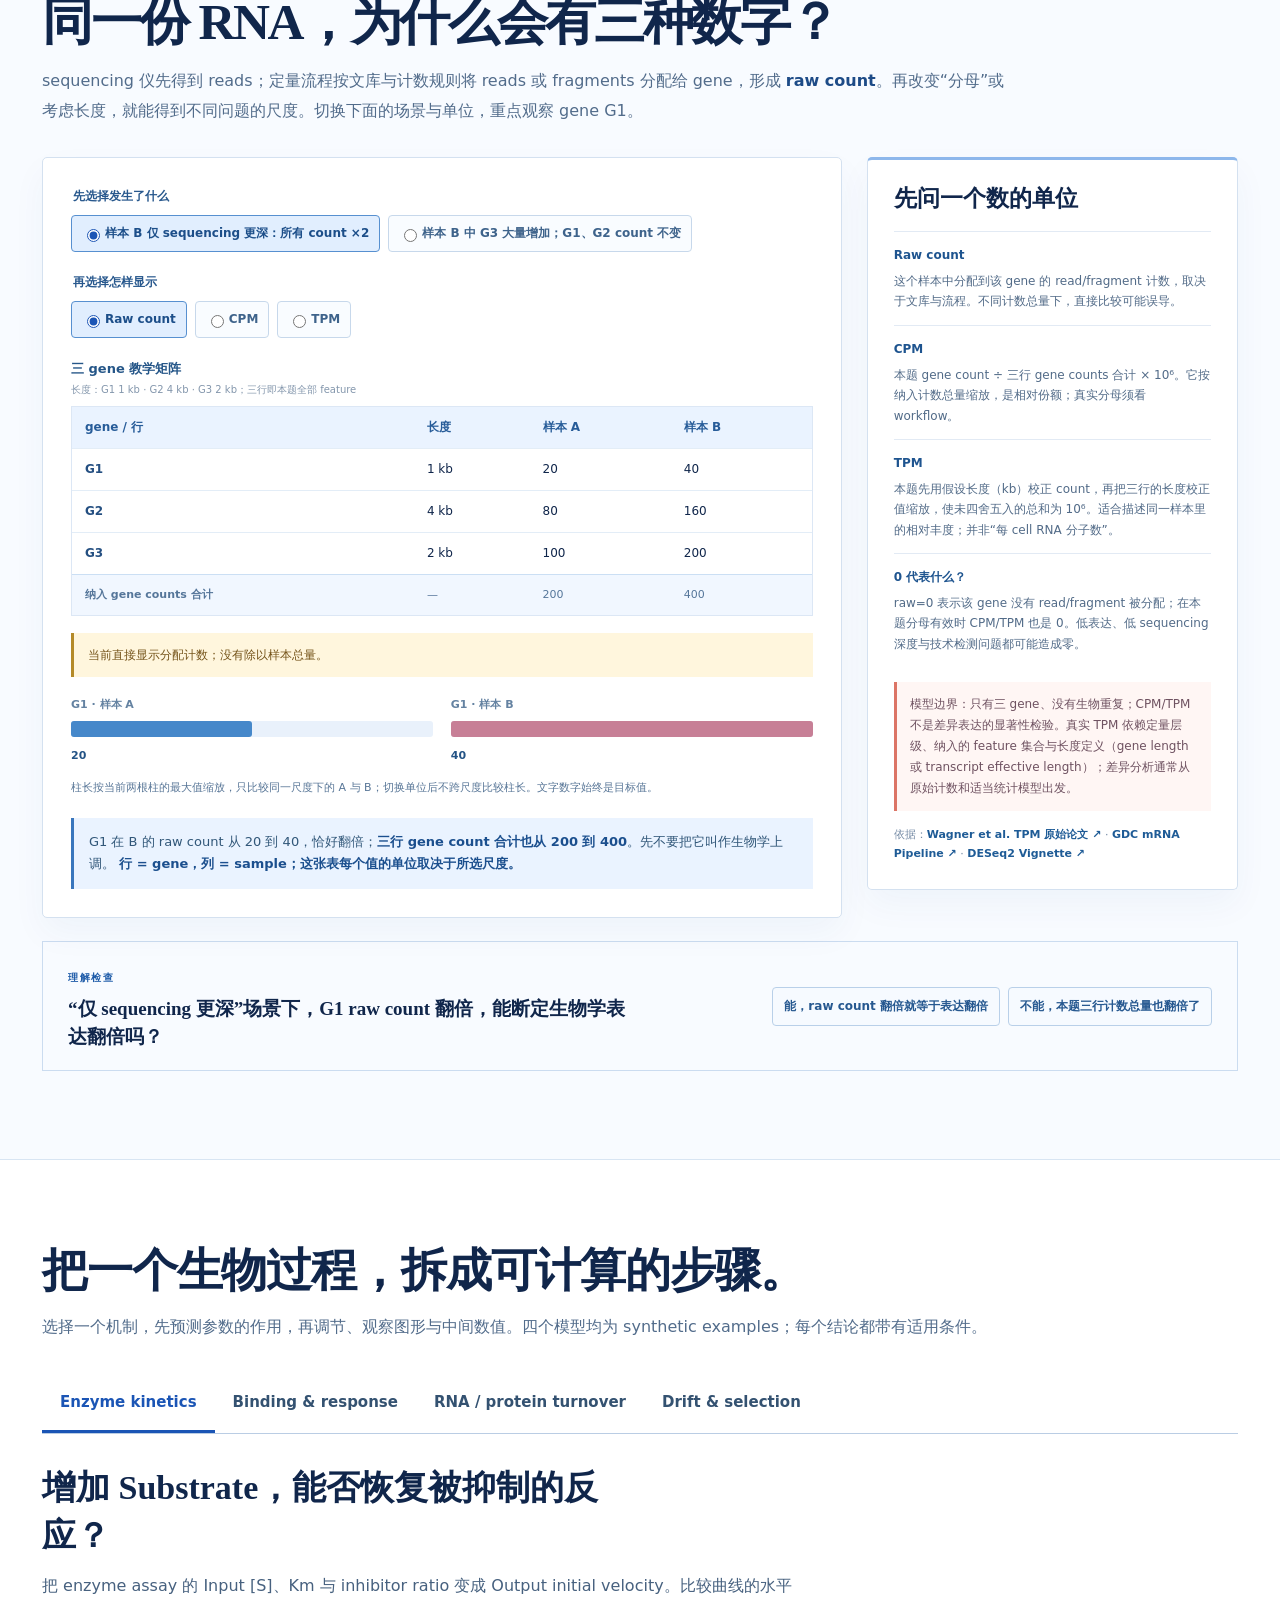
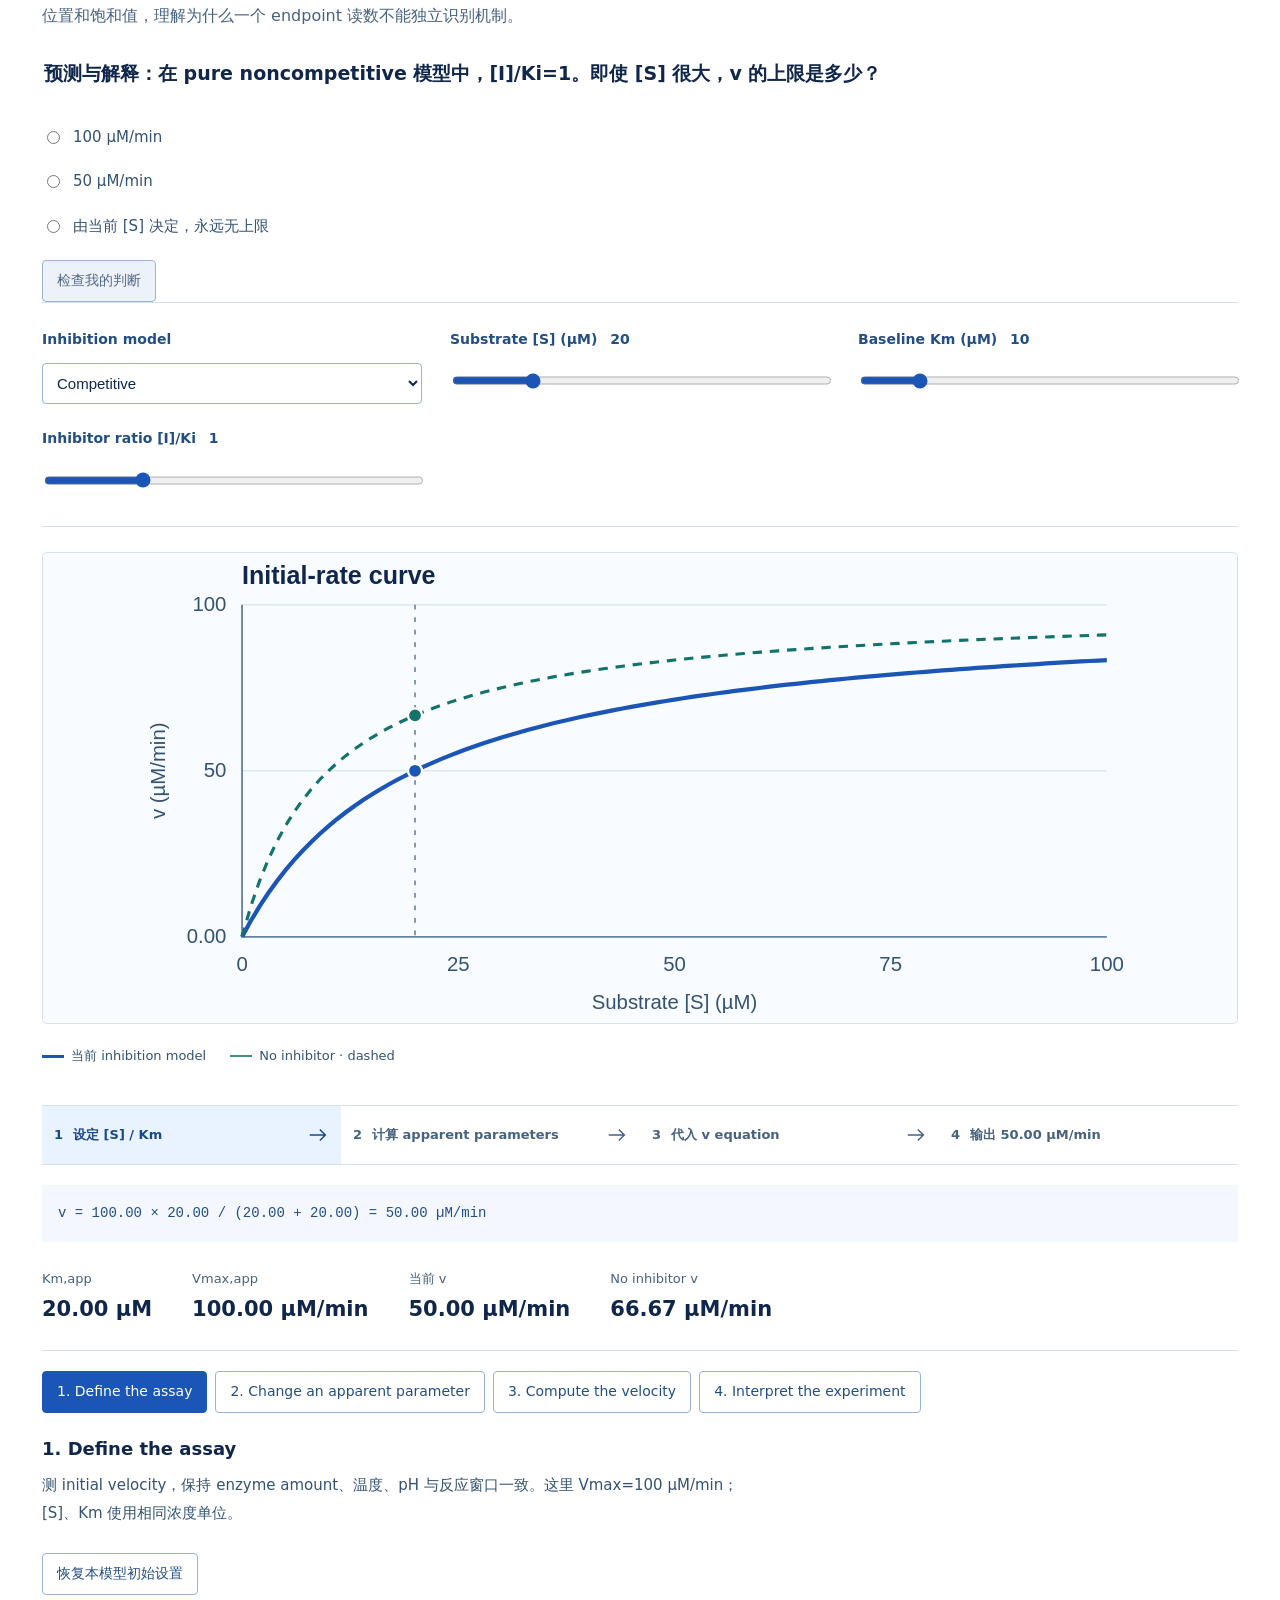
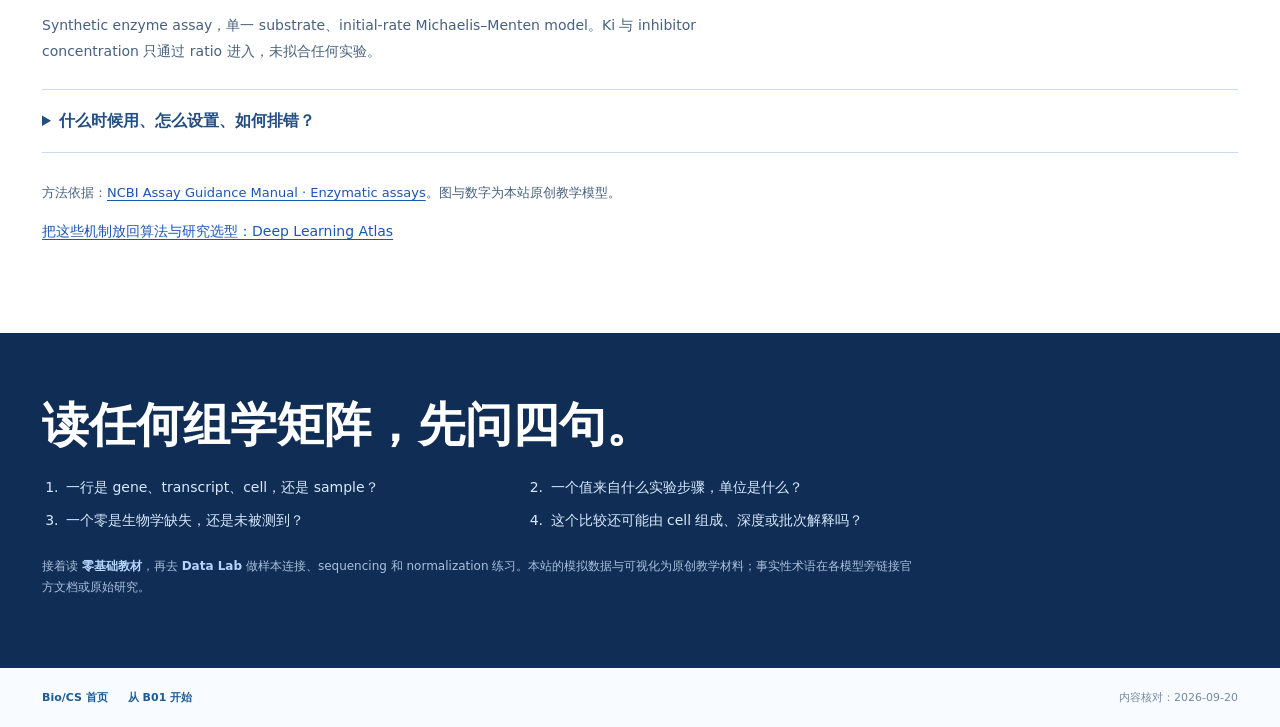
<file: foundations-lab.html>
<!doctype html>
<html lang="zh-CN">
<head>
  <meta charset="utf-8">
  <meta name="viewport" content="width=device-width, initial-scale=1">
  <meta name="description" content="面向计算背景读者的交互式生物学：DNA 信息流、bulk 混合、RNA 定量，以及 Enzyme kinetics、Receptor binding、RNA/Protein turnover、Drift/selection 的参数实验。">
  <title>Foundations Lab · 看见数据背后的生物 · Bio/CS</title>
  <link rel="icon" href="assets/favicon.svg" type="image/svg+xml">
  <link rel="stylesheet" href="foundations-lab.css">
  <link rel="stylesheet" href="mechanism-workbench.css">
  <script src="foundations-lab.js" defer></script>
  <script src="mechanism-workbench.js" defer></script>
  <script src="textbook-terminology.js" defer></script>
  <script src="legacy-terminology.js" defer></script>
</head>
<body>
  <a class="skip-link" href="#main">跳到正文</a>
  <header class="fl-header"><a class="fl-brand" href="index.html">Bio<span>/</span>CS</a><nav aria-label="网站导航"><a href="index.html">学习路径</a><a href="textbook.html#b01">系统教材</a><a href="project-lab.html">Project Lab</a><a href="data-lab.html">Data Lab</a></nav><span>FOUNDATIONS LAB</span></header>
  <main id="main">
    <section class="fl-hero" aria-labelledby="hero-title"><div class="hero-copy"><h1 id="hero-title">看见数据背后的<br><em>生物。</em></h1><p>如果你熟悉矩阵，却不知道一个数从哪里来，就从这里开始。动手改变 DNA 序列、组织细胞比例和测序计数，再调节 Enzyme kinetics、Binding、Turnover 与 Drift 的参数；每一步都回答同一个问题：<strong>这个数据究竟测到了什么？</strong></p><a class="fl-primary" href="#sequence">从第一个模型开始 <span aria-hidden="true">→</span></a><p class="hero-footnote">所有序列与数字均为虚构教学例子；不是患者数据，也不是实验结果。</p></div><div class="hero-map" aria-label="学习路径：真实对象，到实验读数，到文件或矩阵，再到有限的生物学推断"><div><span>01</span><b>真实对象</b><small>分子 / 细胞 / 组织</small></div><i aria-hidden="true">↓</i><div><span>02</span><b>实验读数</b><small>测序 / 捕获 / 计数</small></div><i aria-hidden="true">↓</i><div><span>03</span><b>文件与矩阵</b><small>序列 / gene × sample</small></div><i aria-hidden="true">↓</i><div><span>04</span><b>合法推断</b><small>单位、假设、证据边界</small></div></div></section>
    <nav class="fl-jump" aria-label="交互模型"><a href="#sequence"><span>01</span><b>DNA → RNA → 蛋白的信息流</b><small>同一段信息，不同分子</small></a><a href="#mixture"><span>02</span><b>肿瘤组织是混合物</b><small>bulk 值来自许多细胞</small></a><a href="#counts"><span>03</span><b>count 到 CPM / TPM</b><small>数字改变，问题也改变</small></a><a href="#mechanism-workbench"><span>04</span><b>四个可计算的生物机制</b><small>Enzyme · Binding · Turnover · Drift</small></a></nav>

    <section class="fl-lesson" id="sequence" aria-labelledby="sequence-title"><div class="lesson-head"><span class="lesson-num">01 / INFORMATION FLOW</span><h2 id="sequence-title">DNA 信息怎样指导蛋白质合成？</h2><p>先把 DNA 想成一串由 A、C、G、T 写成的序列。<strong>转录 transcription</strong> 生成 RNA；<strong>翻译 translation</strong> 按三个 RNA 字母为一组读取，连接氨基酸。下面只模拟一个已确定阅读框、没有内含子的短编码区。</p></div>
      <div class="lesson-grid"><div class="playground"><div class="control-title"><h3>改变输入序列</h3><span>5′ → 3′ coding strand</span></div><label for="coding-input">DNA 编码链 / coding strand</label><input id="coding-input" type="text" spellcheck="false" autocomplete="off" maxlength="36" value="ATGGCTGAATAA" aria-describedby="seq-help seq-error"><p class="input-help" id="seq-help">只能输入 A/C/G/T；长度 3–36 且为 3 的倍数。示例从 ATG 开始，以 TAA 结束。</p><p class="input-error" id="seq-error" role="alert" hidden></p><div class="preset-group" role="group" aria-label="示例序列"><button type="button" data-seq="ATGGCTGAATAA">原序列</button><button type="button" data-seq="ATGGCCGAATAA">同义改变</button><button type="button" data-seq="ATGGTTGAATAA">氨基酸改变</button><button type="button" data-seq="ATGTAAGAATAA">提前终止</button></div><div class="step-actions"><button type="button" id="seq-next" class="action-primary">下一步：显示模板链</button><button type="button" id="seq-play" aria-pressed="false">播放信息流</button><button type="button" id="seq-reset">回到 DNA</button></div><p class="motion-status" id="seq-motion-status">播放会按碱基和密码子推进；也可用下一步直接查看一个阶段。速度为教学设定，不代表分子反应速度。</p>
        <div class="molecule-stack" aria-label="信息流的逐步结果"><div class="molecule-row"><div><span>DNA · coding / 编码链</span><small>输入数据：一条序列</small></div><code id="dna-output">5′ ATG GCT GAA TAA 3′</code></div><div class="molecule-row" id="template-row" hidden><div><span>DNA · template / 模板链</span><small>互补、反向平行</small></div><code id="template-output"></code></div><div class="molecule-row" id="rna-row" hidden><div><span>mRNA · 转录本</span><small>示意：T 被 U 替代</small></div><code id="rna-output"></code></div><div class="molecule-row" id="protein-row" hidden><div><span>蛋白质 · 氨基酸序列</span><small>在首密码子 AUG 启动，遇终止密码子停止</small></div><code id="protein-output"></code></div></div><div class="observation" id="seq-observation" aria-live="polite"></div>
      </div><aside class="interpretation"><h3>这与真实数据怎样连接？</h3><div class="meaning-row"><b>DNA sequence / VCF</b><p>一行通常记录一处相对参考序列的变异；<strong>不直接给出 RNA 或蛋白丰度</strong>。</p></div><div class="meaning-row"><b>RNA-seq count</b><p>矩阵一个值是某样本中归给某基因的 reads/fragments 数；<strong>不是这个基因的 DNA 拷贝数</strong>。</p></div><div class="meaning-row"><b>0 代表什么？</b><p>这里的“零”要看测量层：RNA count=0 是没有 read 被分配；不能证明 DNA 缺失或蛋白绝不存在。</p></div><p class="boundary">模型边界：真实基因有启动子、外显子/内含子、剪接、UTR、不同转录本和调控。本页的序列输出只演示密码表，不能推出细胞中实际表达量。</p><div class="source-line">依据：<a href="https://www.genome.gov/genetics-glossary/Central-Dogma" target="_blank" rel="noopener noreferrer">NHGRI Central Dogma ↗</a> · <a href="https://openstax.org/books/biology-2e/pages/15-1-the-genetic-code" target="_blank" rel="noopener noreferrer">OpenStax Genetic Code ↗</a> · <a href="https://docs.gdc.cancer.gov/Data/Bioinformatics_Pipelines/Expression_mRNA_Pipeline/" target="_blank" rel="noopener noreferrer">GDC mRNA Pipeline ↗</a></div></aside></div>
      <div class="checkpoint" data-quiz="sequence"><div><span>理解检查</span><h3>如果 RNA count = 0，能断定这段 DNA 不存在吗？</h3></div><div class="quiz-actions"><button type="button" data-answer="wrong">能，RNA 为零就是 DNA 缺失</button><button type="button" data-answer="right">不能，这是不同的测量层</button></div><p class="quiz-feedback" aria-live="polite"></p></div>
    </section>

    <section class="fl-lesson fl-lesson-tint" id="mixture" aria-labelledby="mixture-title"><div class="lesson-head"><span class="lesson-num">02 / CELLULAR COMPOSITION</span><h2 id="mixture-title">同一个基因的 bulk 值，究竟是谁发出的？</h2><p>一个肿瘤样本不是一个肿瘤细胞。它可以混有癌细胞、免疫细胞和其他细胞。这里把组织简化为<strong>肿瘤细胞 + 免疫细胞</strong>，并假设每个细胞贡献相同总量的可捕获 RNA。</p></div><div class="lesson-grid"><div class="playground"><div class="mix-header"><div><b>样本 A</b><label for="mix-a">肿瘤细胞 <output id="mix-a-value">80%</output></label><input id="mix-a" type="range" min="0" max="100" step="5" value="80"></div><div><b>样本 B</b><label for="mix-b">肿瘤细胞 <output id="mix-b-value">40%</output></label><input id="mix-b" type="range" min="0" max="100" step="5" value="40"></div></div><div class="step-actions"><button type="button" id="mix-play" aria-pressed="false">播放 B：0% → 100%</button><button type="button" id="mix-reset">恢复初始比例</button></div><p class="motion-status" id="mix-motion-status">样本 A 保持固定，观察 B 的组成怎样改变 bulk 值。圆点更新表示不同的组织组成，不表示细胞类型转变。</p><div class="mix-panels"><div><div class="cell-key"><span class="dot tumor"></span>肿瘤细胞 <span class="dot immune"></span>免疫细胞</div><div id="cells-a" class="cell-grid" role="img"></div></div><div><div class="cell-key">每个圆点 ≈ 5% 细胞</div><div id="cells-b" class="cell-grid" role="img"></div></div></div><div class="toy-assumption"><b>固定的单细胞示意值</b><span>免疫 marker：肿瘤 0，免疫 12</span><span>肿瘤 marker：肿瘤 8，免疫 0</span></div><div class="matrix-caption">模拟 bulk gene × sample 矩阵 <small>单位：每细胞平均示意 RNA 分子数；不是测序 raw count</small></div><div class="table-scroller"><table class="result-table"><thead><tr><th>gene / 行</th><th>样本 A / 列</th><th>样本 B / 列</th></tr></thead><tbody><tr><th>免疫 marker</th><td id="mix-immune-a"></td><td id="mix-immune-b"></td></tr><tr><th>肿瘤 marker</th><td id="mix-tumor-a"></td><td id="mix-tumor-b"></td></tr></tbody></table></div><div class="observation" id="mix-observation" aria-live="polite"></div></div><aside class="interpretation"><h3>从细胞走到矩阵</h3><div class="meaning-row"><b>真实对象</b><p>一块组织含很多细胞。肿瘤纯度是细胞组成相关概念，并不等于某基因的表达。</p></div><div class="meaning-row"><b>一个值</b><p>这里是两类细胞按比例加权后的示意平均值。真实 bulk RNA-seq 的 reads/fragments 还会受 RNA 含量、捕获效率和测序深度影响。</p></div><div class="meaning-row"><b>一个 0</b><p>在这个理想模型中，0 表示样本里没有产生该 marker 的那一类细胞（另一类细胞的该 marker 设为 0）。真实 count=0 也可能是检测不足，不能直接说该基因不存在。</p></div><p class="boundary">合法推断：样本 B 的免疫 marker 可以仅因免疫细胞较多而升高；无需假设单个免疫细胞改变了表达。单靠 bulk 的这一行，无法唯一拆出细胞比例与每细胞表达。</p><div class="source-line">依据：<a href="https://pmc.ncbi.nlm.nih.gov/articles/PMC7181686/" target="_blank" rel="noopener noreferrer">Bisque bulk composition 原始研究 ↗</a> · <a href="https://www.cancer.gov/publications/dictionaries/cancer-terms/def/tumor-microenvironment" target="_blank" rel="noopener noreferrer">NCI Tumor Microenvironment ↗</a></div></aside></div><div class="checkpoint" data-quiz="mixture"><div><span>理解检查</span><h3>样本 B 的免疫 marker 较高，能断定每个免疫细胞更活跃吗？</h3></div><div class="quiz-actions"><button type="button" data-answer="wrong">能，bulk 值直接代表单细胞状态</button><button type="button" data-answer="right">不能，细胞比例本身就能改变 bulk 值</button></div><p class="quiz-feedback" aria-live="polite"></p></div></section>

    <section class="fl-lesson" id="counts" aria-labelledby="counts-title"><div class="lesson-head"><span class="lesson-num">03 / MEASUREMENT SCALE</span><h2 id="counts-title">同一份 RNA，为什么会有三种数字？</h2><p>测序仪先得到 reads；定量流程按文库与计数规则将 reads 或 fragments 分配给基因，形成 <strong>raw count</strong>。再改变“分母”或考虑长度，就能得到不同问题的尺度。切换下面的场景与单位，重点观察基因 G1。</p></div><div class="lesson-grid"><div class="playground"><fieldset class="choice-group"><legend>先选择发生了什么</legend><label><input type="radio" name="norm-scenario" value="depth" checked>样本 B 仅测序更深：所有 count ×2</label><label><input type="radio" name="norm-scenario" value="composition">样本 B 中 G3 大量增加；G1、G2 count 不变</label></fieldset><fieldset class="choice-group"><legend>再选择怎样显示</legend><label><input type="radio" name="norm-unit" value="raw" checked>Raw count</label><label><input type="radio" name="norm-unit" value="cpm">CPM</label><label><input type="radio" name="norm-unit" value="tpm">TPM</label></fieldset><div class="matrix-caption">三基因教学矩阵 <small>长度：G1 1 kb · G2 4 kb · G3 2 kb；三行即本题全部 feature</small></div><div class="table-scroller"><table class="result-table"><thead><tr><th>gene / 行</th><th>长度</th><th>样本 A</th><th>样本 B</th></tr></thead><tbody id="norm-body"></tbody><tfoot><tr><th>纳入 gene counts 合计</th><td>—</td><td>200</td><td id="norm-total-b">400</td></tr></tfoot></table></div><p class="motion-denominator" id="norm-denominator"></p><div class="bar-compare"><div><span>G1 · 样本 A</span><div class="bar-track"><i id="bar-a"></i></div><b id="bar-label-a"></b></div><div><span>G1 · 样本 B</span><div class="bar-track"><i id="bar-b"></i></div><b id="bar-label-b"></b></div></div><p class="motion-status">柱长按当前两根柱的最大值缩放，只比较同一尺度下的 A 与 B；切换单位后不跨尺度比较柱长。文字数字始终是目标值。</p><div class="observation" id="norm-observation" aria-live="polite"></div></div><aside class="interpretation"><h3>先问一个数的单位</h3><div class="meaning-row"><b>Raw count</b><p>这个样本中分配到该基因的 read/fragment 计数，取决于文库与流程。不同计数总量下，直接比较可能误导。</p></div><div class="meaning-row"><b>CPM</b><p>本题 gene count ÷ 三行 gene counts 合计 × 10⁶。它按纳入计数总量缩放，是相对份额；真实分母须看 workflow。</p></div><div class="meaning-row"><b>TPM</b><p>本题先用假设长度（kb）校正 count，再把三行的长度校正值缩放，使未四舍五入的总和为 10⁶。适合描述同一样本里的相对丰度；并非“每细胞 RNA 分子数”。</p></div><div class="meaning-row"><b>0 代表什么？</b><p>raw=0 表示该基因没有 read/fragment 被分配；在本题分母有效时 CPM/TPM 也是 0。低表达、低测序深度与技术检测问题都可能造成零。</p></div><p class="boundary">模型边界：只有三基因、没有生物重复；CPM/TPM 不是差异表达的显著性检验。真实 TPM 依赖定量层级、纳入的 feature 集合与长度定义（gene length 或 transcript effective length）；差异分析通常从原始计数和适当统计模型出发。</p><div class="source-line">依据：<a href="https://pubmed.ncbi.nlm.nih.gov/22872506/" target="_blank" rel="noopener noreferrer">Wagner et al. TPM 原始论文 ↗</a> · <a href="https://docs.gdc.cancer.gov/Data/Bioinformatics_Pipelines/Expression_mRNA_Pipeline/" target="_blank" rel="noopener noreferrer">GDC mRNA Pipeline ↗</a> · <a href="https://bioconductor.org/packages/release/bioc/vignettes/DESeq2/inst/doc/DESeq2.html" target="_blank" rel="noopener noreferrer">DESeq2 Vignette ↗</a></div></aside></div><div class="checkpoint" data-quiz="counts"><div><span>理解检查</span><h3>“仅测序更深”场景下，G1 raw count 翻倍，能断定生物学表达翻倍吗？</h3></div><div class="quiz-actions"><button type="button" data-answer="wrong">能，raw count 翻倍就等于表达翻倍</button><button type="button" data-answer="right">不能，本题三行计数总量也翻倍了</button></div><p class="quiz-feedback" aria-live="polite"></p></div></section>
    <section class="fl-lesson" id="mechanism-workbench" aria-labelledby="mechanism-title"><h2 id="mechanism-title">四个可计算的生物机制</h2><p>启用 JavaScript 后可调节 Enzyme kinetics、Binding / response、RNA / Protein turnover 和 Drift / selection。所有数值为 synthetic examples。</p></section>
    <section class="fl-outro"><h2>读任何组学矩阵，先问四句。</h2><ol><li>一行是 gene、transcript、cell，还是 sample？</li><li>一个值来自什么实验步骤，单位是什么？</li><li>一个零是生物学缺失，还是未被测到？</li><li>这个比较还可能由细胞组成、深度或批次解释吗？</li></ol><p>接着读 <a href="textbook.html#b01">零基础教材</a>，再去 <a href="data-lab.html">Data Lab</a> 做样本连接、测序和归一化练习。本站的模拟数据与可视化为原创教学材料；事实性术语在各模型旁链接官方文档或原始研究。</p></section>
  </main><footer class="fl-footer"><a href="index.html">Bio/CS 首页</a><a href="textbook.html#b01">从 B01 开始</a><span>内容核对：2026-09-20</span></footer>
</body>
</html>
</file>
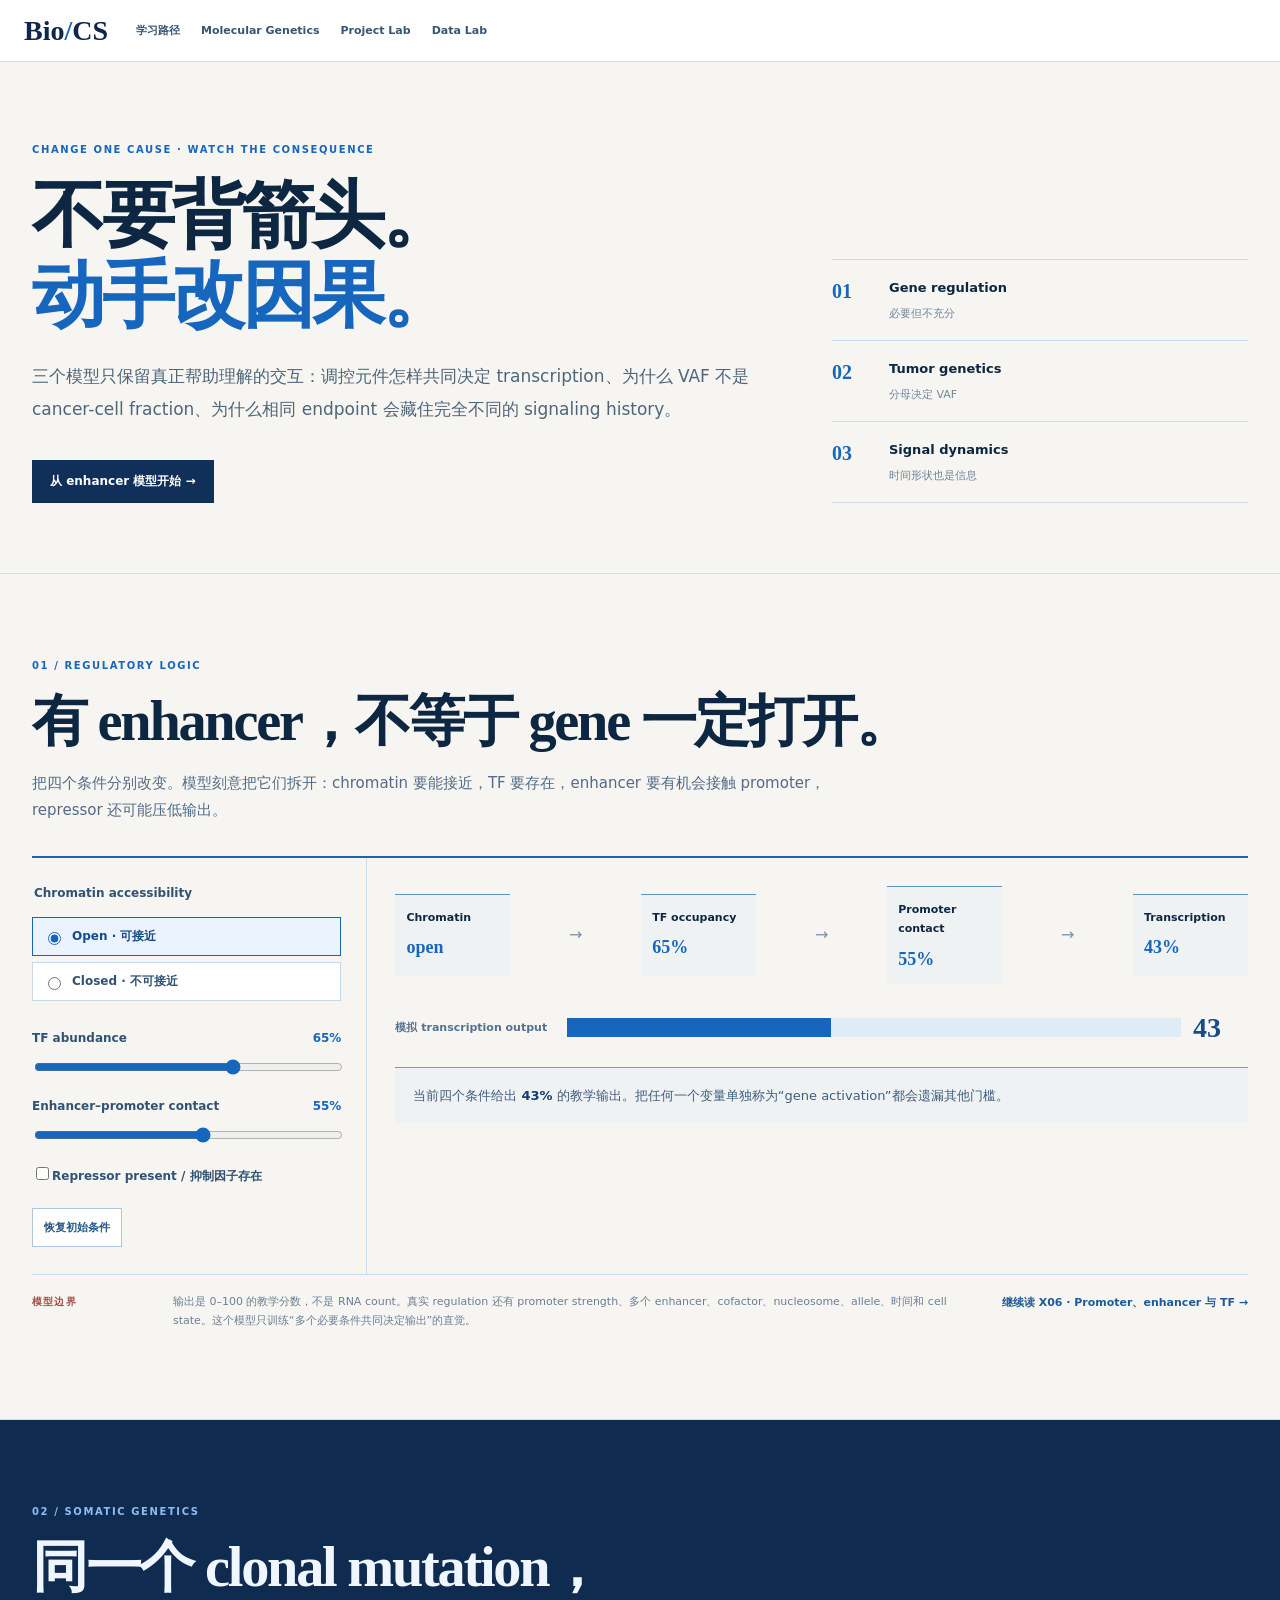
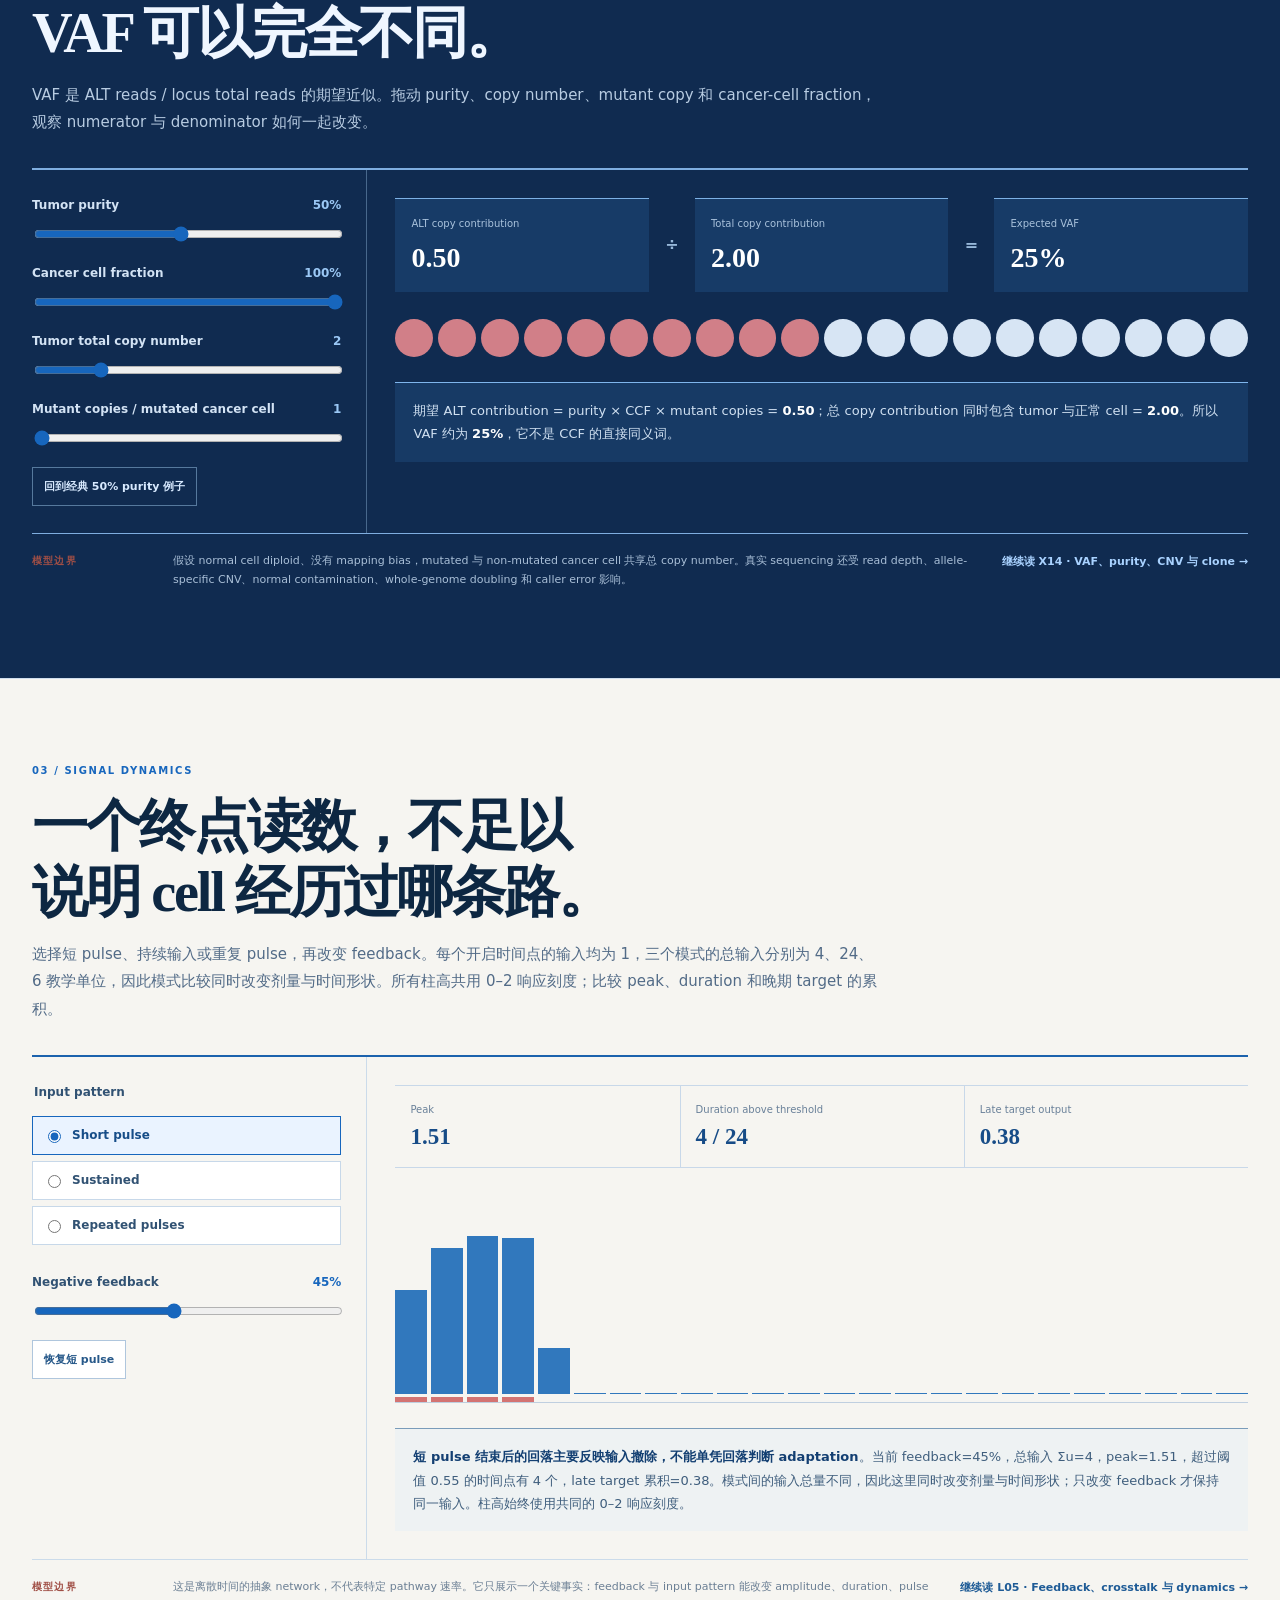
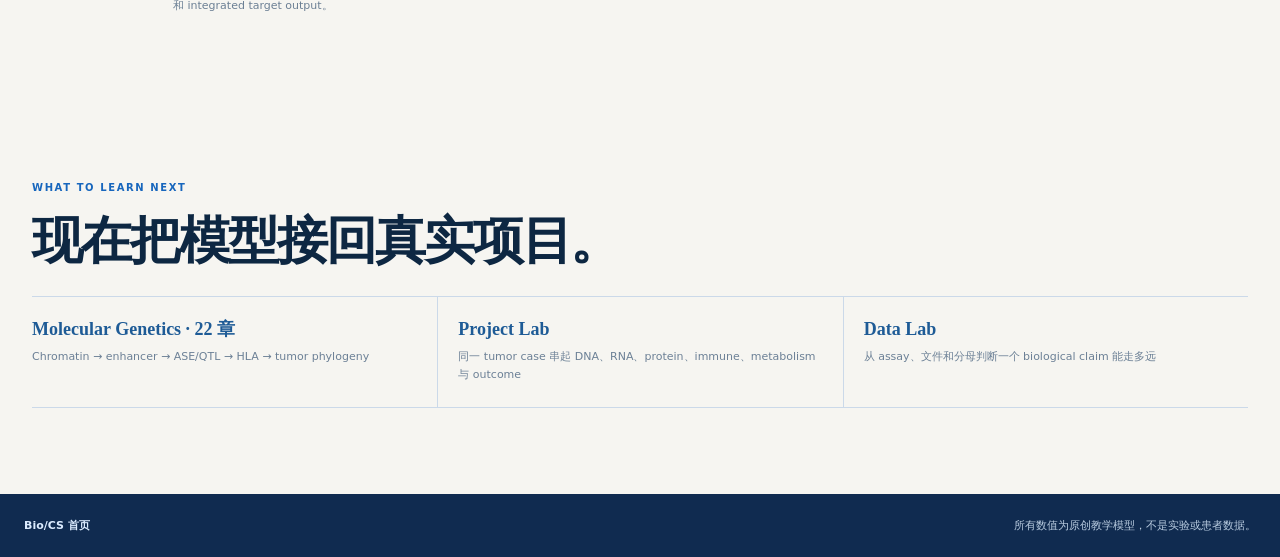
<file: genetics-lab.html>
<!doctype html>
<html lang="zh-CN">
<head>
  <meta charset="utf-8">
  <meta name="viewport" content="width=device-width,initial-scale=1">
  <meta name="description" content="三个可操作的遗传学因果模型：enhancer 调控逻辑、肿瘤 purity/CNV/VAF、细胞信号的 pulse 与持续时间。">
  <title>Genetics Lab · 遗传学因果实验台 · Bio/CS</title>
  <link rel="icon" href="assets/favicon.svg" type="image/svg+xml">
  <link rel="stylesheet" href="genetics-lab.css?v=20261006-8">
  <script src="genetics-lab.js?v=20261006-8" defer></script>
  <script src="textbook-terminology.js" defer></script>
  <script src="legacy-terminology.js" defer></script>
</head>
<body>
  <a class="skip-link" href="#main">跳到正文</a>
  <header class="gl-header"><a class="gl-brand" href="index.html">Bio<span>/</span>CS</a><nav aria-label="网站导航"><a href="index.html">学习路径</a><a href="textbook.html#x01">Molecular Genetics</a><a href="project-lab.html">Project Lab</a><a href="data-lab.html">Data Lab</a></nav><span>GENETICS CAUSAL LAB</span></header>
  <main id="main">
    <section class="gl-hero"><div><span class="gl-eyebrow">CHANGE ONE CAUSE · WATCH THE CONSEQUENCE</span><h1>不要背箭头。<br><em>动手改因果。</em></h1><p>三个模型只保留真正帮助理解的交互：调控元件怎样共同决定 transcription、为什么 VAF 不是 cancer-cell fraction、为什么相同 endpoint 会藏住完全不同的 signaling history。</p><a href="#regulation">从 enhancer 模型开始 →</a></div><ol><li><b>01</b><span>Gene regulation<strong>必要但不充分</strong></span></li><li><b>02</b><span>Tumor genetics<strong>分母决定 VAF</strong></span></li><li><b>03</b><span>Signal dynamics<strong>时间形状也是信息</strong></span></li></ol></section>

    <section class="gl-model" id="regulation"><header><span>01 / REGULATORY LOGIC</span><h2>有 enhancer，不等于 gene 一定打开。</h2><p>把四个条件分别改变。模型刻意把它们拆开：chromatin 要能接近，TF 要存在，enhancer 要有机会接触 promoter，repressor 还可能压低输出。</p></header><div class="gl-workspace"><form class="gl-controls" id="reg-form"><fieldset><legend>Chromatin accessibility</legend><label><input type="radio" name="access" value="1" checked>Open · 可接近</label><label><input type="radio" name="access" value="0">Closed · 不可接近</label></fieldset><label>TF abundance <output id="tf-value">65%</output><input id="tf" type="range" min="0" max="100" value="65"></label><label>Enhancer–promoter contact <output id="contact-value">55%</output><input id="contact" type="range" min="0" max="100" value="55"></label><label class="switch"><input id="repressor" type="checkbox"><span>Repressor present / 抑制因子存在</span></label><button type="button" id="reg-reset">恢复初始条件</button></form><div class="gl-result"><div class="logic-chain" aria-label="调控因果链"><div id="node-access"><b>Chromatin</b><span>open</span></div><i>→</i><div id="node-tf"><b>TF occupancy</b><span>—</span></div><i>→</i><div id="node-contact"><b>Promoter contact</b><span>—</span></div><i>→</i><div id="node-rna"><b>Transcription</b><span>—</span></div></div><div class="output-meter"><span>模拟 transcription output</span><div><i id="reg-meter"></i></div><strong id="reg-output">0</strong></div><p id="reg-explanation" class="gl-explanation" aria-live="polite"></p></div></div><aside class="gl-boundary"><b>模型边界</b><p>输出是 0–100 的教学分数，不是 RNA count。真实 regulation 还有 promoter strength、多个 enhancer、cofactor、nucleosome、allele、时间和 cell state。这个模型只训练“多个必要条件共同决定输出”的直觉。</p><a href="textbook.html#x06">继续读 X06 · Promoter、enhancer 与 TF →</a></aside></section>

    <section class="gl-model gl-dark" id="vaf"><header><span>02 / SOMATIC GENETICS</span><h2>同一个 clonal mutation，VAF 可以完全不同。</h2><p>VAF 是 ALT reads / locus total reads 的期望近似。拖动 purity、copy number、mutant copy 和 cancer-cell fraction，观察 numerator 与 denominator 如何一起改变。</p></header><div class="gl-workspace"><form class="gl-controls" id="vaf-form"><label>Tumor purity <output id="purity-value">50%</output><input id="purity" type="range" min="5" max="100" step="5" value="50"></label><label>Cancer cell fraction <output id="ccf-value">100%</output><input id="ccf" type="range" min="5" max="100" step="5" value="100"></label><label>Tumor total copy number <output id="copy-value">2</output><input id="copy" type="range" min="1" max="6" step="1" value="2"></label><label>Mutant copies / mutated cancer cell <output id="mut-copy-value">1</output><input id="mut-copy" type="range" min="1" max="2" step="1" value="1"></label><button type="button" id="vaf-reset">回到经典 50% purity 例子</button></form><div class="gl-result"><div class="fraction"><div><span>ALT copy contribution</span><strong id="alt-contribution">—</strong></div><b>÷</b><div><span>Total copy contribution</span><strong id="total-contribution">—</strong></div><b>=</b><div><span>Expected VAF</span><strong id="vaf-output">—</strong></div></div><div class="sample-strip" id="sample-strip" role="img" aria-label="样本中正常细胞和肿瘤细胞比例示意"></div><p id="vaf-explanation" class="gl-explanation" aria-live="polite"></p></div></div><aside class="gl-boundary"><b>模型边界</b><p>假设 normal cell diploid、没有 mapping bias，mutated 与 non-mutated cancer cell 共享总 copy number。真实测序还受 read depth、allele-specific CNV、normal contamination、whole-genome doubling 和 caller error 影响。</p><a href="textbook.html#x14">继续读 X14 · VAF、purity、CNV 与 clone →</a></aside></section>

    <section class="gl-model" id="dynamics"><header><span>03 / SIGNAL DYNAMICS</span><h2>一个终点读数，不足以说明细胞经历过哪条路。</h2><p>选择短 pulse、持续输入或重复 pulse，再改变 feedback。每个开启时间点的输入均为 1，三个模式的总输入分别为 4、24、6 教学单位，因此模式比较同时改变剂量与时间形状。所有柱高共用 0–2 响应刻度；比较 peak、duration 和晚期 target 的累积。</p></header><div class="gl-workspace"><form class="gl-controls" id="signal-form"><fieldset><legend>Input pattern</legend><label><input type="radio" name="pattern" value="short" checked>Short pulse</label><label><input type="radio" name="pattern" value="sustained">Sustained</label><label><input type="radio" name="pattern" value="pulsed">Repeated pulses</label></fieldset><label>Negative feedback <output id="feedback-value">45%</output><input id="feedback" type="range" min="0" max="100" value="45"></label><button type="button" id="signal-reset">恢复短 pulse</button></form><div class="gl-result"><div class="signal-summary"><div><span>Peak</span><strong id="signal-peak">—</strong></div><div><span>Duration above threshold</span><strong id="signal-duration">—</strong></div><div><span>Late target output</span><strong id="signal-late">—</strong></div></div><div class="timeline-chart" id="signal-chart" role="img" aria-label="模拟 signaling response 时间序列"></div><p id="signal-explanation" class="gl-explanation" aria-live="polite"></p></div></div><aside class="gl-boundary"><b>模型边界</b><p>这是离散时间的抽象 network，不代表特定 pathway 速率。它只展示一个关键事实：feedback 与 input pattern 能改变 amplitude、duration、pulse 和 integrated target output。</p><a href="textbook.html#l05">继续读 L05 · Feedback、crosstalk 与 dynamics →</a></aside></section>

    <section class="gl-next"><span>WHAT TO LEARN NEXT</span><h2>现在把模型接回真实项目。</h2><div><a href="textbook.html#x01"><b>Molecular Genetics · 22 章</b><small>Chromatin → enhancer → ASE/QTL → HLA → tumor phylogeny</small></a><a href="project-lab.html"><b>Project Lab</b><small>同一 tumor case 串起 DNA、RNA、protein、immune、metabolism 与 outcome</small></a><a href="data-lab.html"><b>Data Lab</b><small>从 assay、文件和分母判断一个 biological claim 能走多远</small></a></div></section>
  </main>
  <footer class="gl-footer"><a href="index.html">Bio/CS 首页</a><span>所有数值为原创教学模型，不是实验或患者数据。</span></footer>
</body>
</html>
</file>
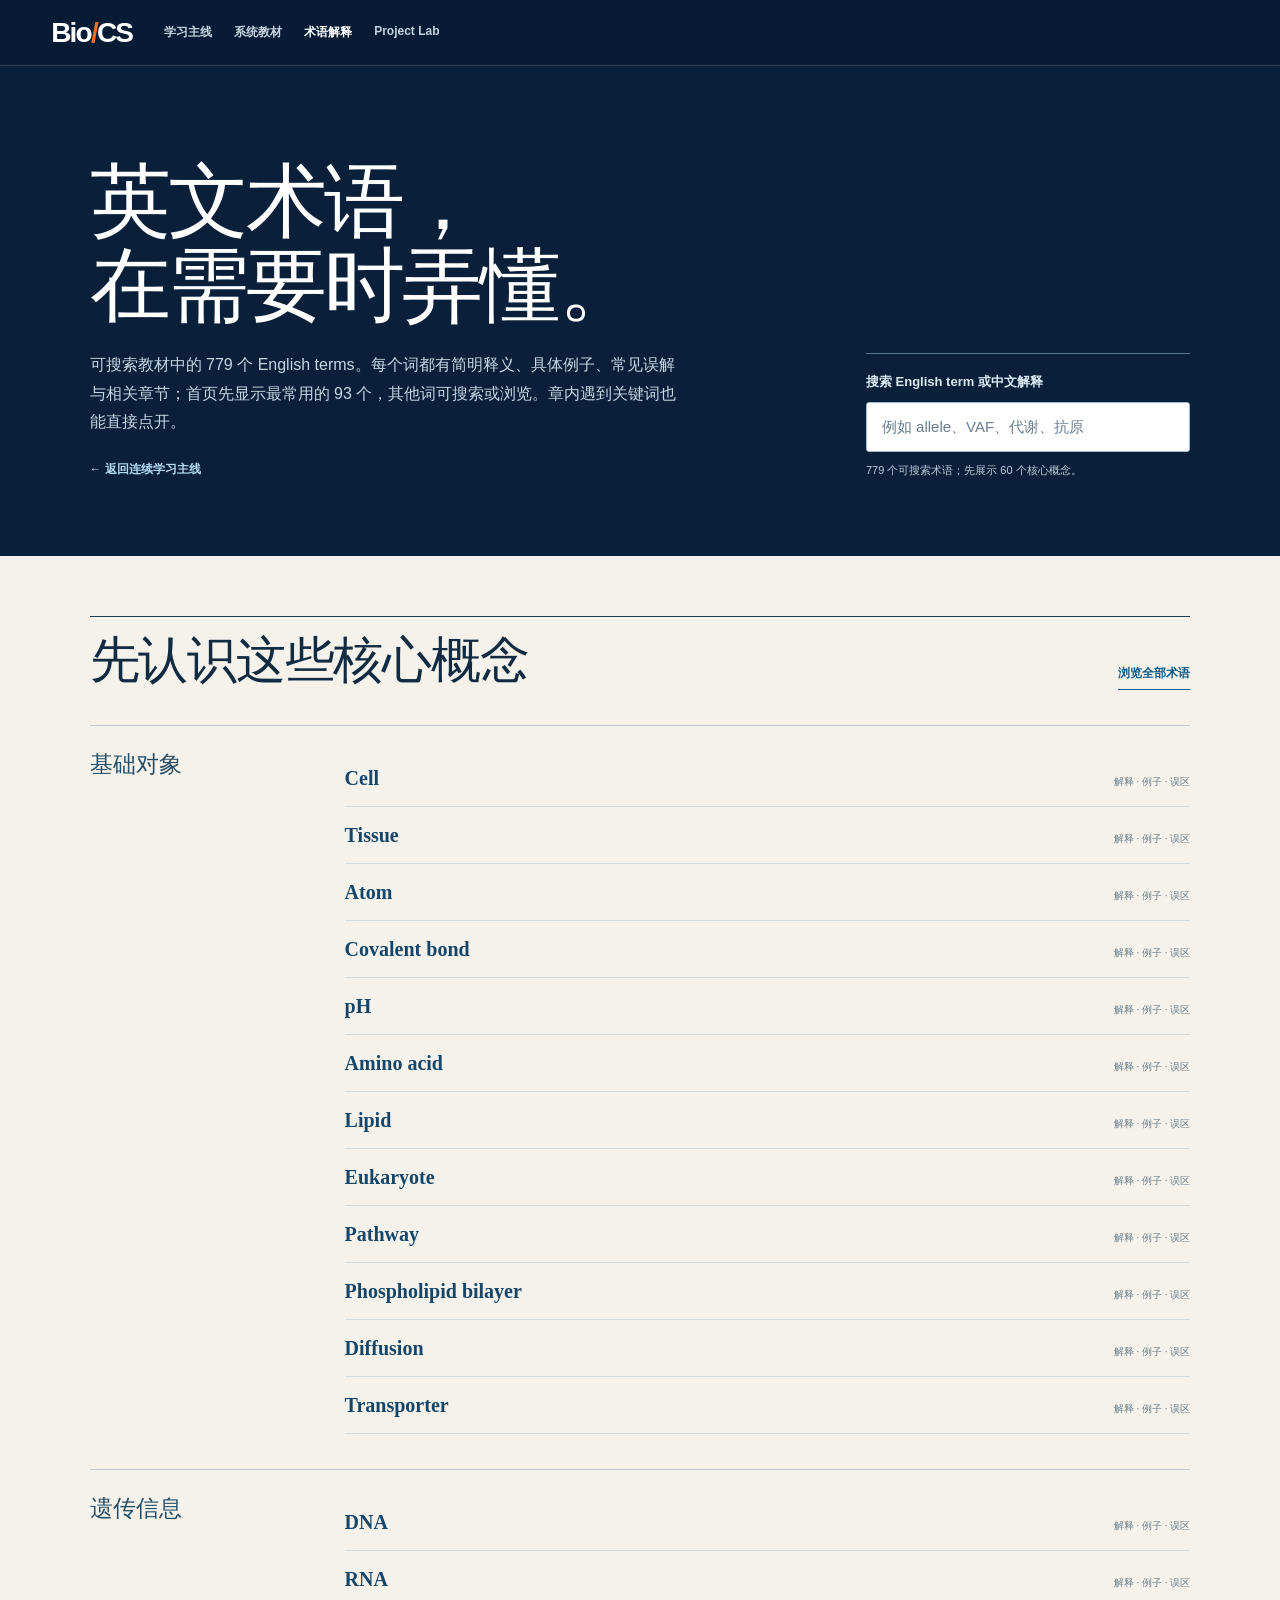
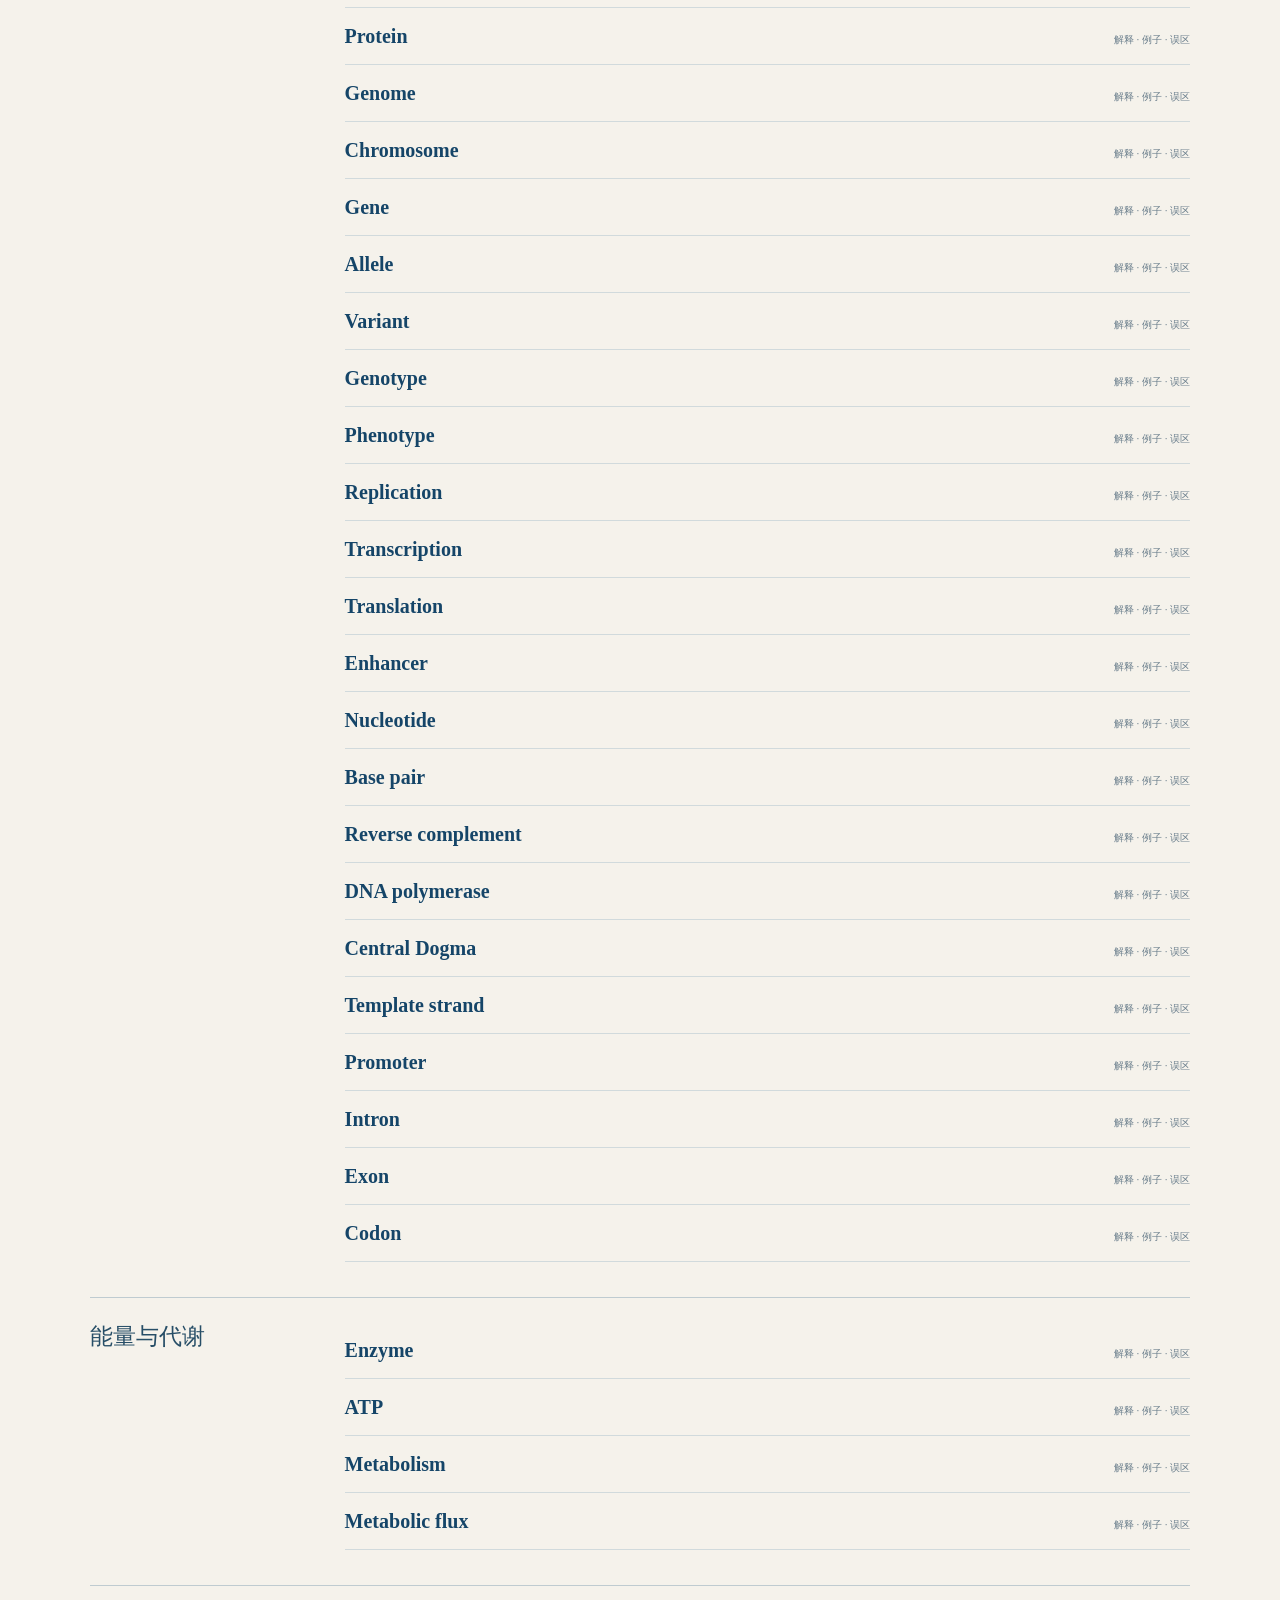
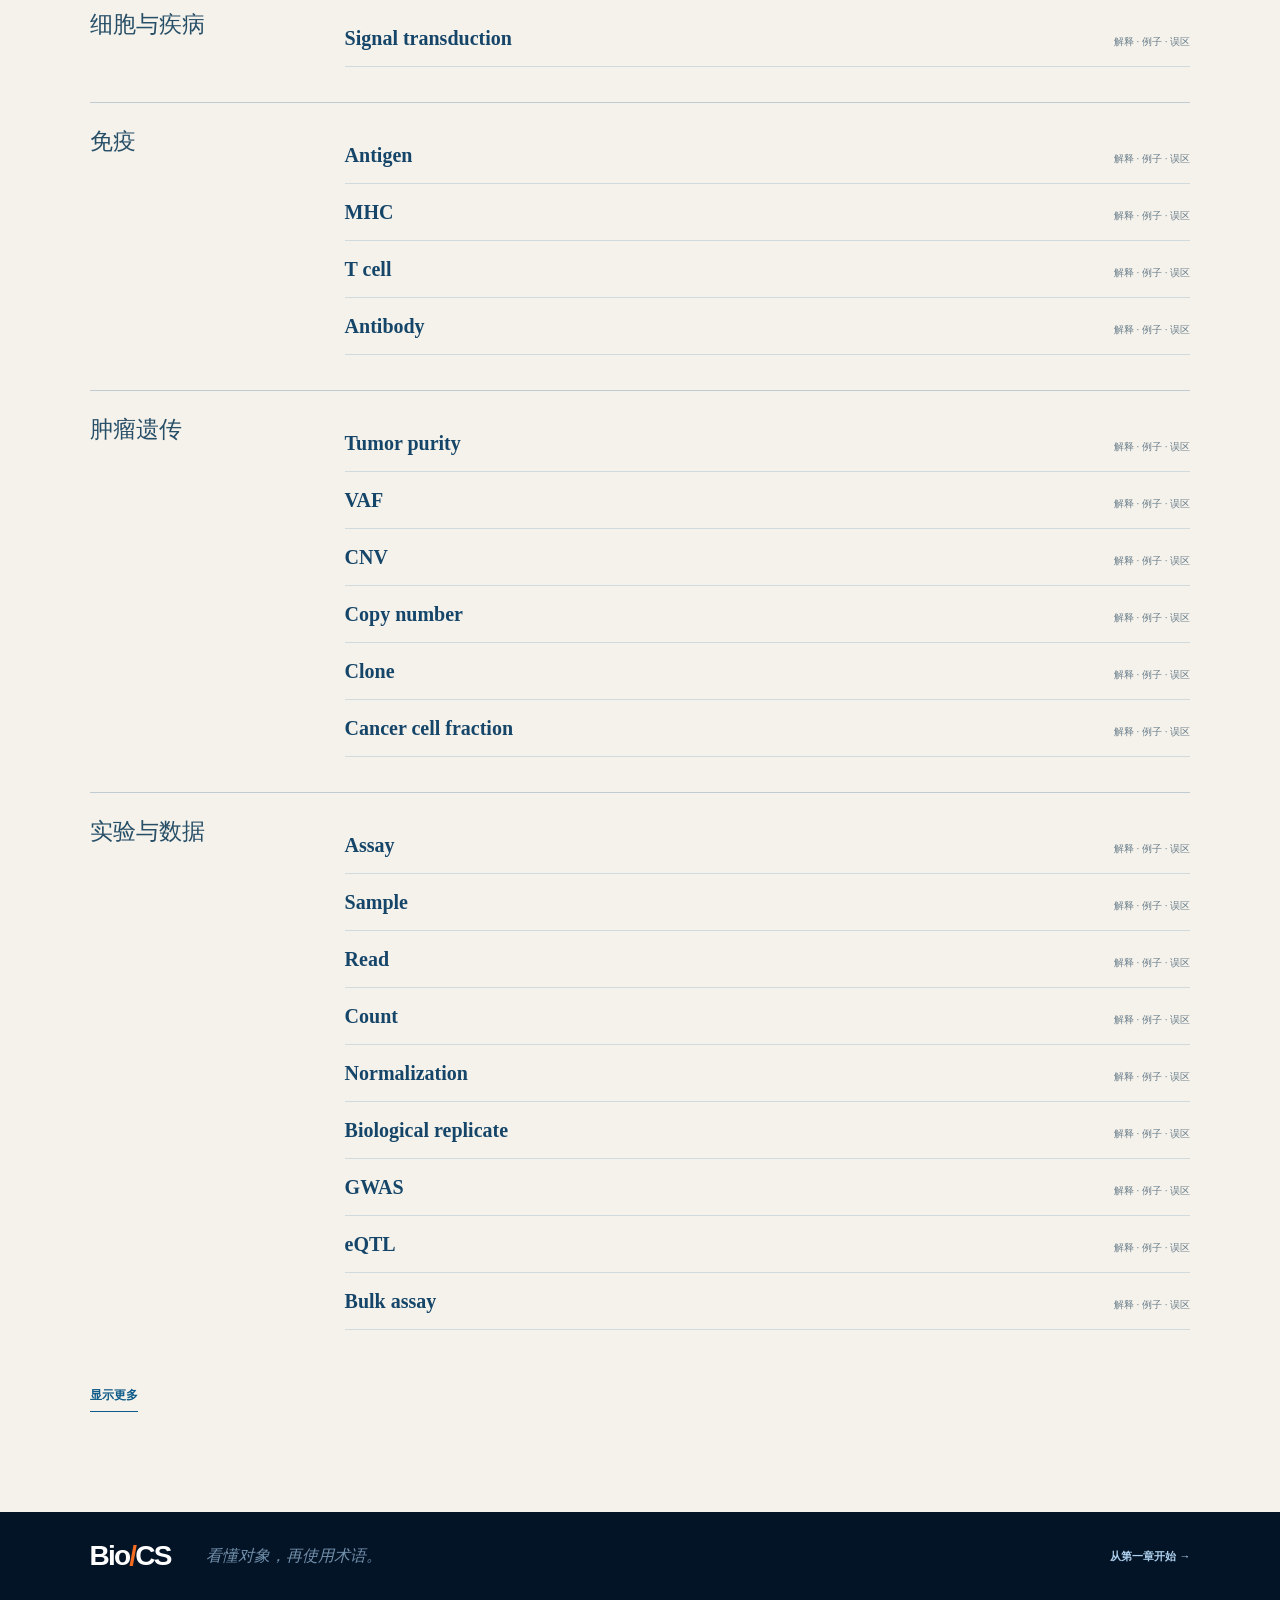
<file: glossary.html>
<!doctype html>
<html lang="zh-CN">
<head>
  <meta charset="utf-8">
  <meta name="viewport" content="width=device-width, initial-scale=1">
  <meta name="description" content="Bio/CS 英文生物术语解释：从直觉、例子和常见误解理解 Genetics、Metabolism、Immunology 与生物数据。">
  <title>术语解释 · Bio/CS</title>
  <link rel="icon" href="assets/favicon.svg" type="image/svg+xml">
  <link rel="stylesheet" href="uiuc-path.css?v=20260921-3">
  <link rel="stylesheet" href="glossary.css?v=20260925-2">
  <script src="textbook-data.js" defer></script>
  <script src="textbook-undergrad-sources.js" defer></script>
  <script src="textbook-part-0.js" defer></script>
  <script src="textbook-part-1.js" defer></script>
  <script src="textbook-part-2.js" defer></script>
  <script src="textbook-part-3.js" defer></script>
  <script src="textbook-part-4.js" defer></script>
  <script src="textbook-part-5.js" defer></script>
  <script src="textbook-part-6.js" defer></script>
  <script src="textbook-part-7.js" defer></script>
  <script src="textbook-part-8.js" defer></script>
  <script src="textbook-part-9.js" defer></script>
  <script src="textbook-undergrad-a.js?v=20260925-1" defer></script>
  <script src="textbook-genetics-deep.js?v=20261029-2" defer></script>
  <script src="textbook-genetics-extension.js?v=20261029-2" defer></script>
  <script src="textbook-undergrad-b.js" defer></script>
  <script src="textbook-immunology-deep.js" defer></script>
  <script src="textbook-undergrad-c.js" defer></script>
  <script src="textbook-metabolism.js" defer></script>
  <script src="textbook-uiuc-expansion.js" defer></script>
  <script src="textbook-intuition.js?v=20260925-1" defer></script>
  <script src="textbook-data-lens.js" defer></script>
  <script src="textbook-mechanism-expansion.js" defer></script>
  <script src="textbook-cb592.js?v=20261028-2" defer></script>
  <script src="textbook-bulk-functional.js?v=20261028-2" defer></script>
  <script src="textbook-singlecell-spatial.js?v=20261028-2" defer></script>
  <script src="textbook-singlecell-methods.js?v=20261028-3" defer></script>
  <script src="textbook-spatial-methods.js?v=20261028-3" defer></script>
  <script src="textbook-regulation-bridge.js?v=20261029-2" defer></script>
  <script src="biology-search.js?v=20261029-1" defer></script>
  <script src="textbook-terminology.js" defer></script>
  <script src="glossary-data.js?v=20260926-2" defer></script>
  <script src="glossary-expansion-genetics.js?v=20260926-1" defer></script>
  <script src="glossary-expansion-data.js?v=20260926-1" defer></script>
  <script src="glossary-expansion-organisms.js?v=20260926-1" defer></script>
  <script src="glossary-expansion-systems.js?v=20260926-1" defer></script>
  <script src="glossary-expansion-metabolism.js?v=20260926-1" defer></script>
  <script src="glossary-expansion-lab.js?v=20260926-1" defer></script>
  <script src="glossary-expansion-proteins.js?v=20260926-1" defer></script>
  <script src="glossary-expansion-pathogens.js?v=20260926-1" defer></script>
  <script src="glossary-expansion-animals.js?v=20260926-1" defer></script>
  <script src="glossary.js?v=20261029-1" defer></script>
</head>
<body>
  <a class="skip-link" href="#glossary-search">跳到术语搜索</a>
  <header class="path-header">
    <a class="path-brand" href="index.html">Bio<span>/</span>CS</a>
    <nav aria-label="网站导航"><a href="index.html#guided-route">学习主线</a><a href="textbook.html">系统教材</a><a href="glossary.html" aria-current="page">术语解释</a><a href="project-lab.html">Project Lab</a></nav>
  </header>
  <main class="glossary-main">
    <section class="glossary-hero" aria-labelledby="glossary-title">
      <div><h1 id="glossary-title">英文术语，<br>在需要时弄懂。</h1><p>可搜索教材中的 779 个 English terms。每个词都有简明释义、具体例子、常见误解与相关章节；首页先显示最常用的 93 个，其他词可搜索或浏览。章内遇到关键词也能直接点开。</p><a href="index.html#guided-route">← 返回连续学习主线</a></div>
      <form class="glossary-search" role="search" id="glossary-form"><label for="glossary-search">搜索 English term 或中文解释</label><input id="glossary-search" type="search" placeholder="例如 allele、VAF、代谢、抗原" autocomplete="off"><span id="glossary-status" role="status">载入术语…</span></form>
    </section>
    <section class="glossary-results" aria-labelledby="glossary-results-title"><div class="glossary-results-head"><h2 id="glossary-results-title">先认识这些核心概念</h2><button id="glossary-browse-all" type="button">浏览全部术语</button></div><div id="glossary-list"></div><button id="glossary-more" type="button" hidden>显示更多</button></section>
  </main>
  <footer><a class="path-brand" href="index.html">Bio<span>/</span>CS</a><p>看懂对象，再使用术语。</p><a href="textbook.html#b01">从第一章开始 →</a></footer>
</body>
</html>
</file>
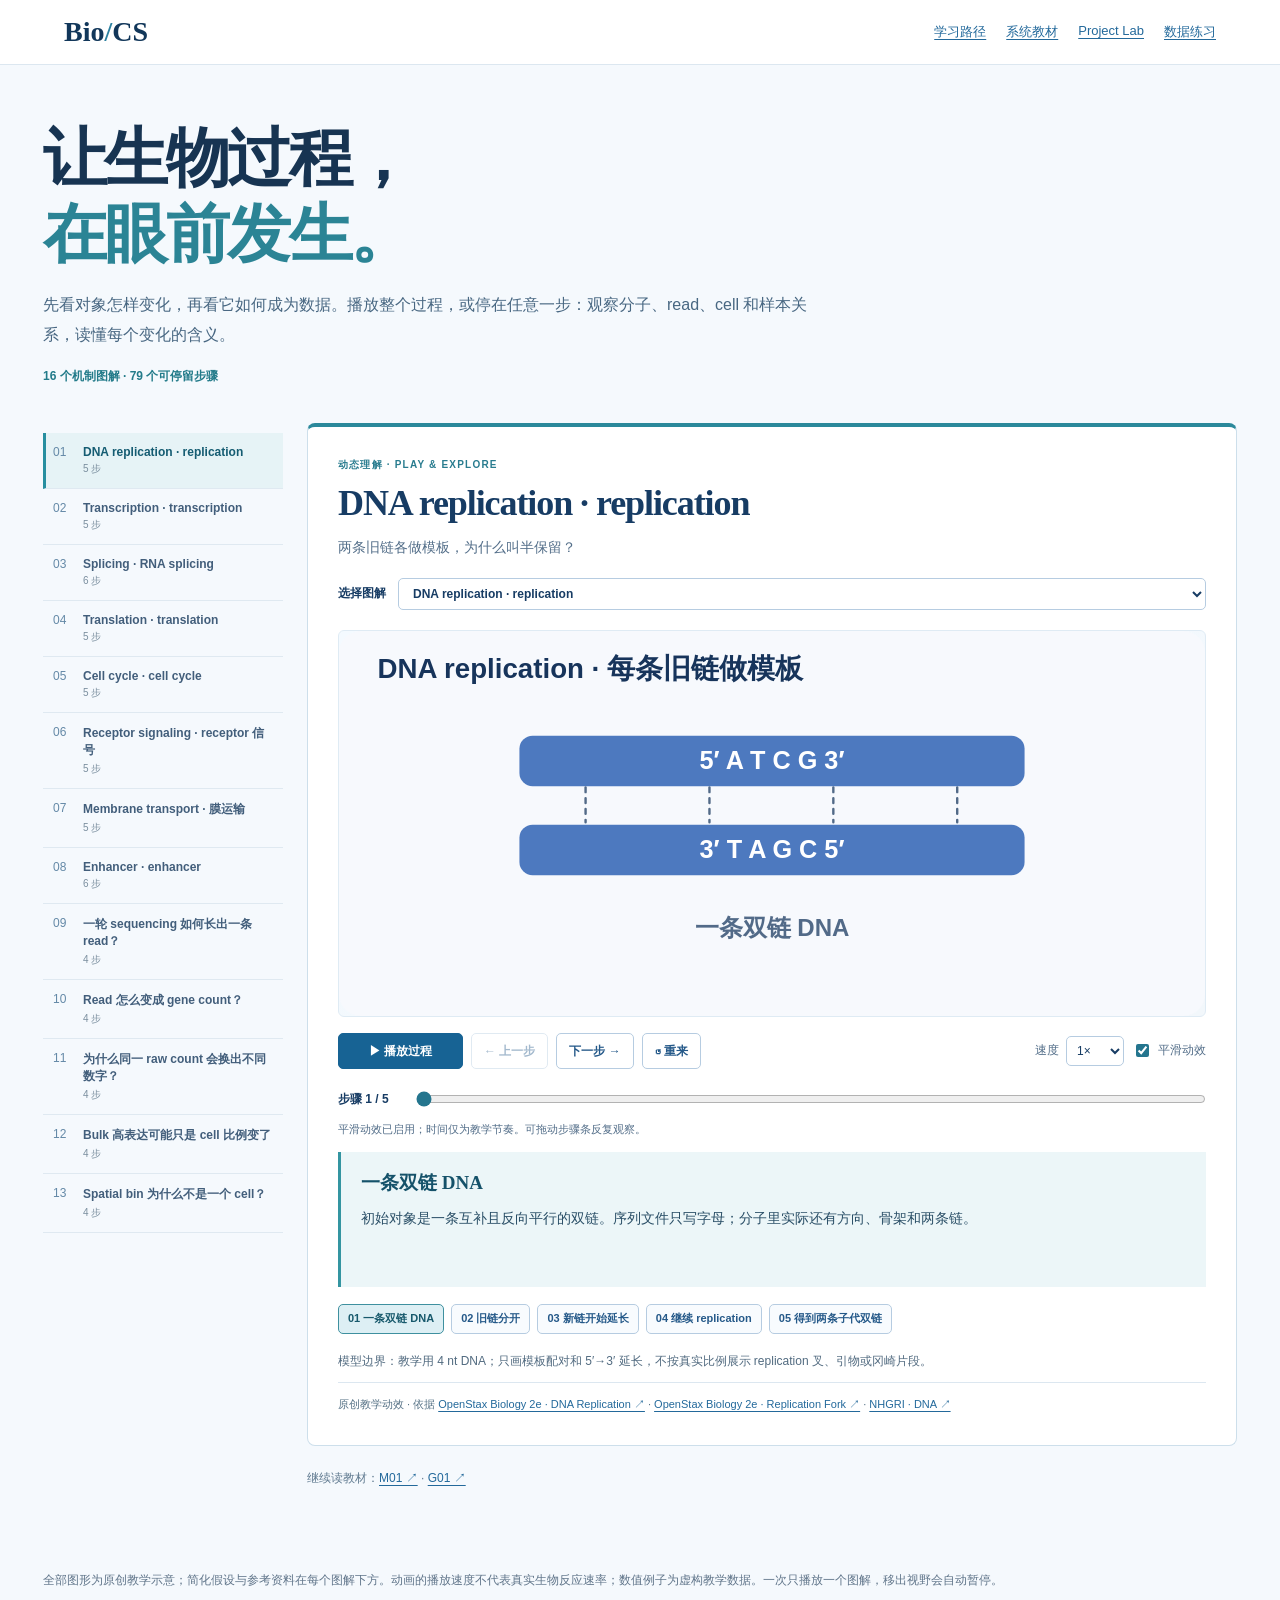
<file: motion-lab.html>
<!doctype html>
<html lang="zh-CN">
<head><meta charset="utf-8"><meta name="viewport" content="width=device-width,initial-scale=1"><meta name="description" content="用可播放、可暂停的原创动态图解理解生物机制与组学数据：复制、转录、剪接、翻译、测序、归一化、空间分箱、样本连接和数据泄漏。"><title>动效图解 · Bio/CS</title><link rel="icon" href="assets/favicon.svg" type="image/svg+xml"><link rel="stylesheet" href="bio-motion.css"><script src="textbook-data.js" defer></script><script src="bio-motion-biology.js" defer></script><script src="bio-motion-data.js" defer></script><script src="bio-motion.js" defer></script><script src="textbook-terminology.js" defer></script><script src="legacy-terminology.js" defer></script></head>
<body class="motion-page"><a class="motion-skip" href="#motion-atlas-player">跳到动态图解</a><header class="motion-header"><a class="motion-brand" href="index.html">Bio<span>/</span>CS</a><nav aria-label="网站导航"><a href="index.html">学习路径</a><a href="textbook.html">系统教材</a><a href="project-lab.html">Project Lab</a><a href="data-lab.html">数据练习</a></nav></header><main><section class="motion-intro"><h1>让生物过程，<br><em>在眼前发生。</em></h1><p>先看对象怎样变化，再看它如何成为数据。播放整个过程，或停在任意一步：观察分子、读段、细胞和样本关系，读懂每个变化的含义。</p><p id="motion-atlas-status">正在加载机制图解…</p></section><div class="motion-layout"><nav id="motion-atlas-menu" class="motion-menu" aria-label="选择动画主题"></nav><div class="motion-workspace"><section id="motion-atlas-player" tabindex="-1"></section><p id="motion-chapter-links"></p></div></div><noscript><p>动态图解需要启用 JavaScript。静态基础内容可先阅读 <a href="course.html">12 课复习</a>。</p></noscript></main><footer class="motion-footnote">全部图形为原创教学示意；简化假设与参考资料在每个图解下方。动画的播放速度不代表真实生物反应速率；数值例子为虚构教学数据。一次只播放一个图解，移出视野会自动暂停。</footer></body></html>
</file>
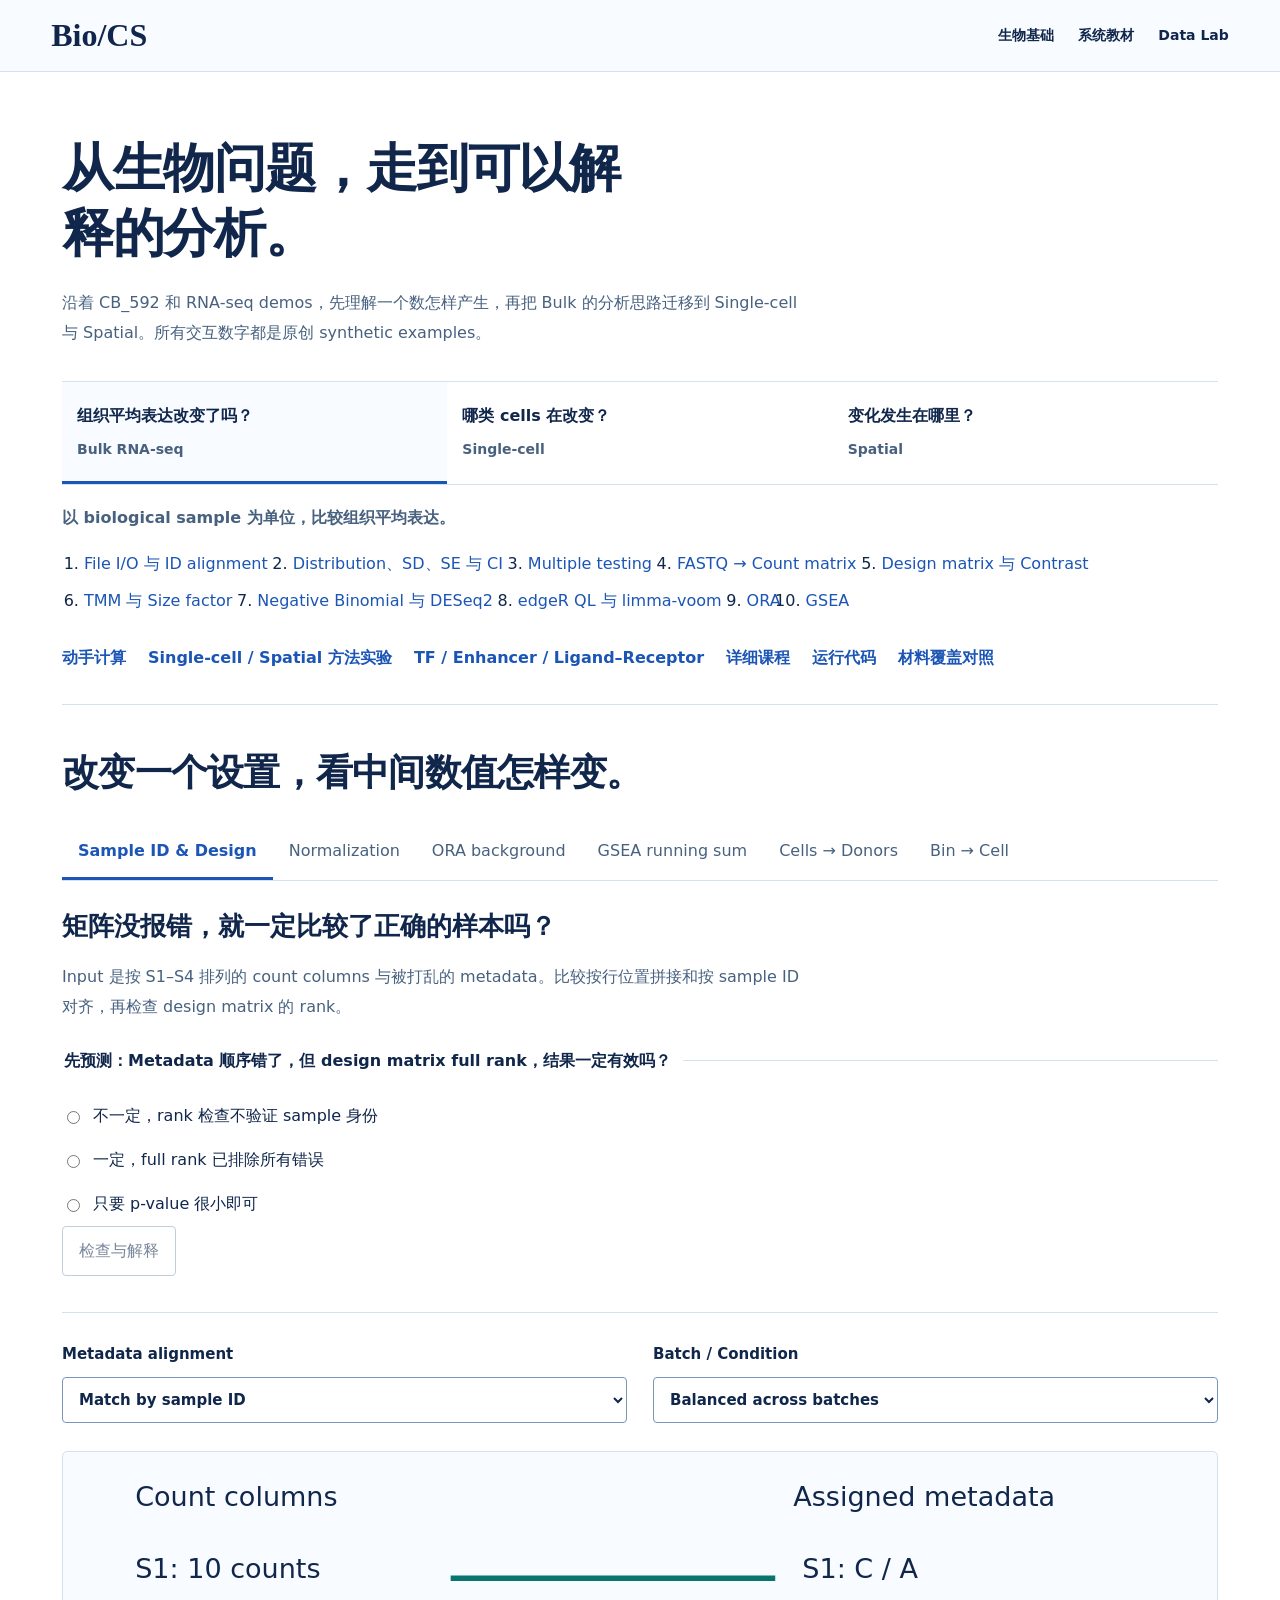
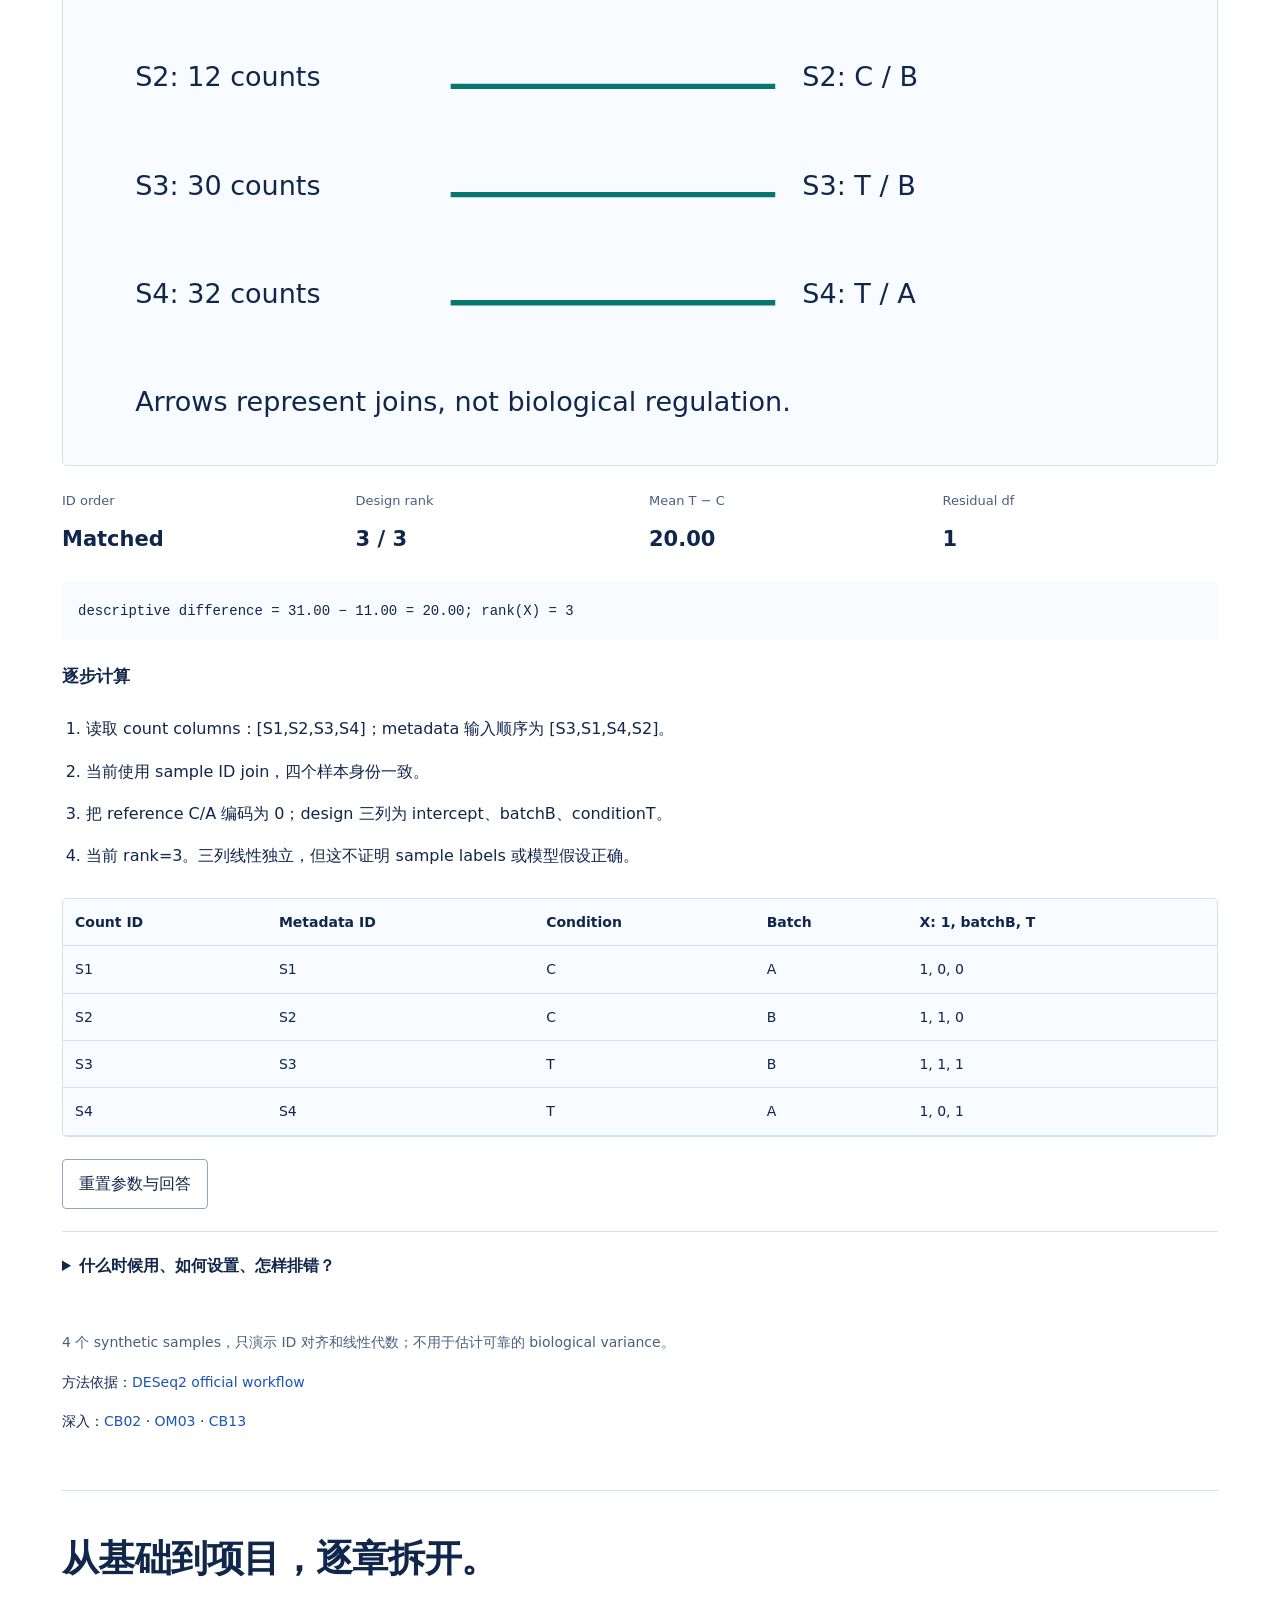
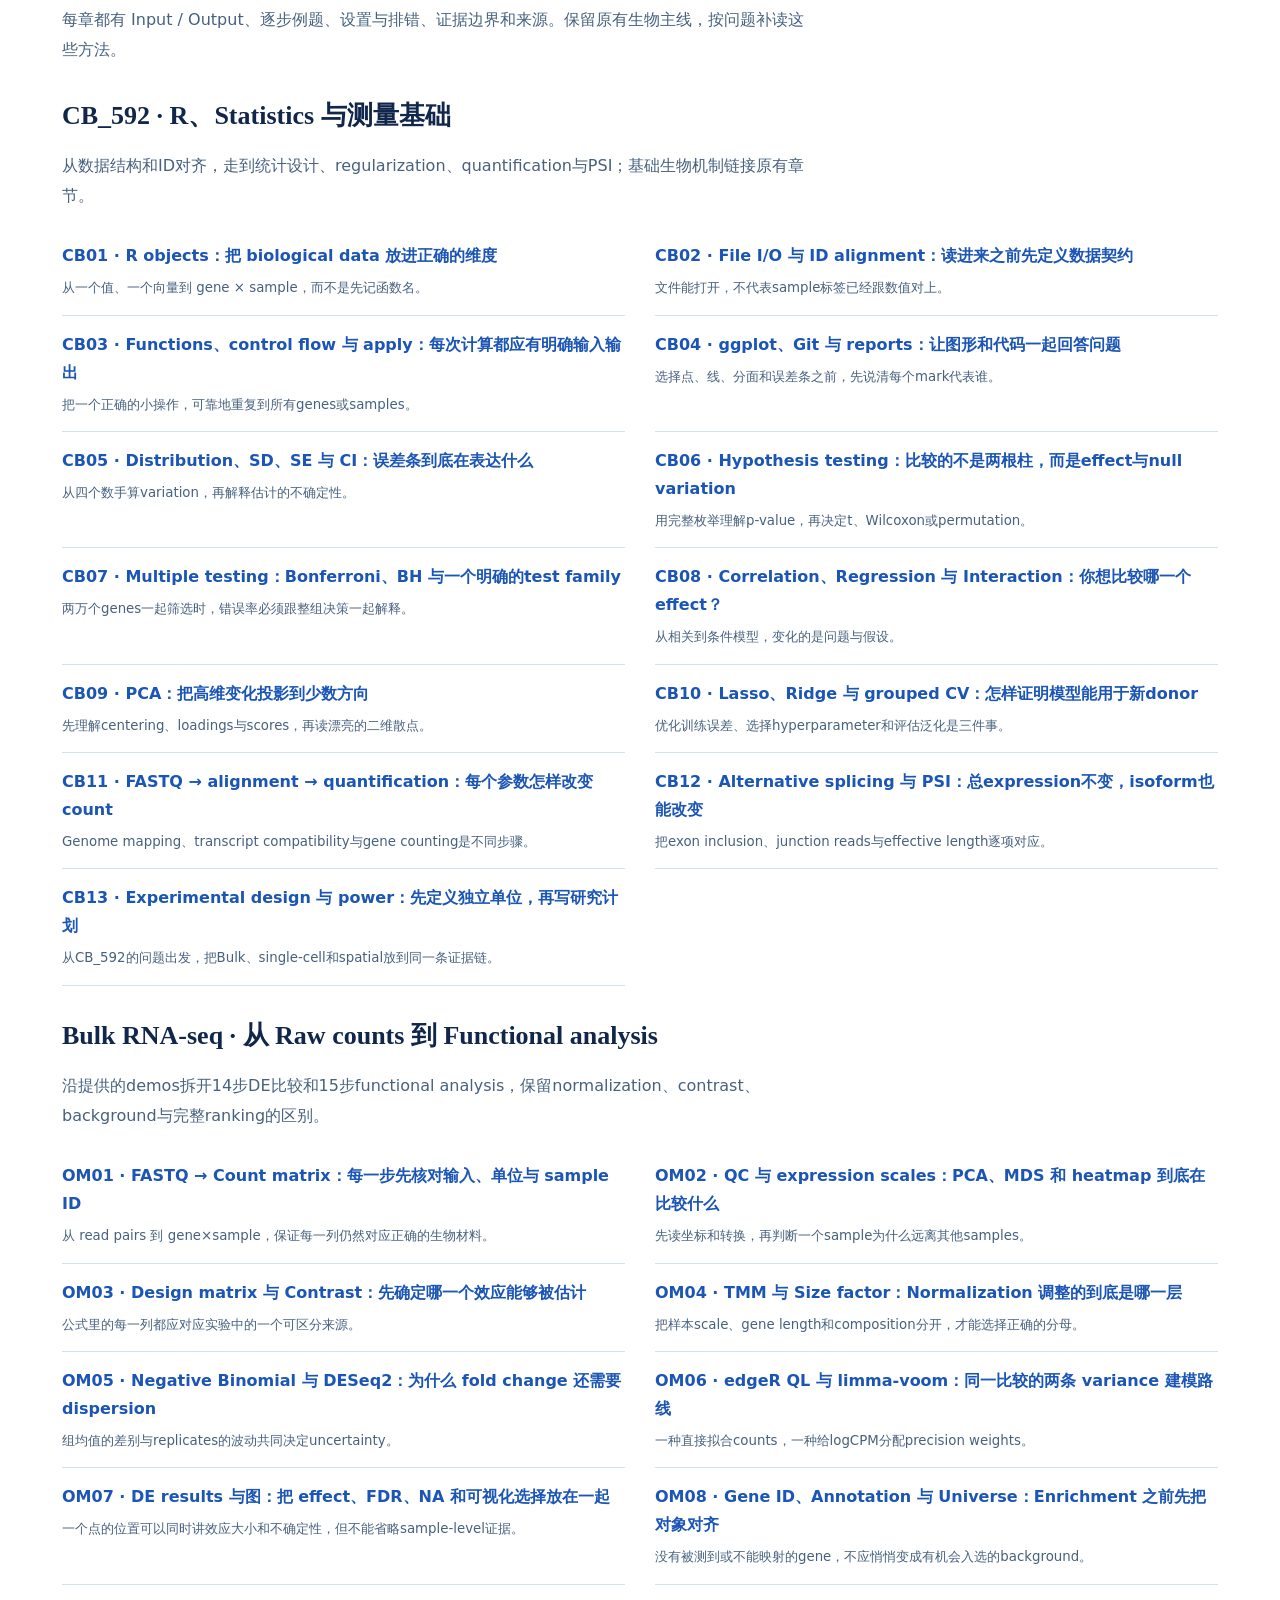
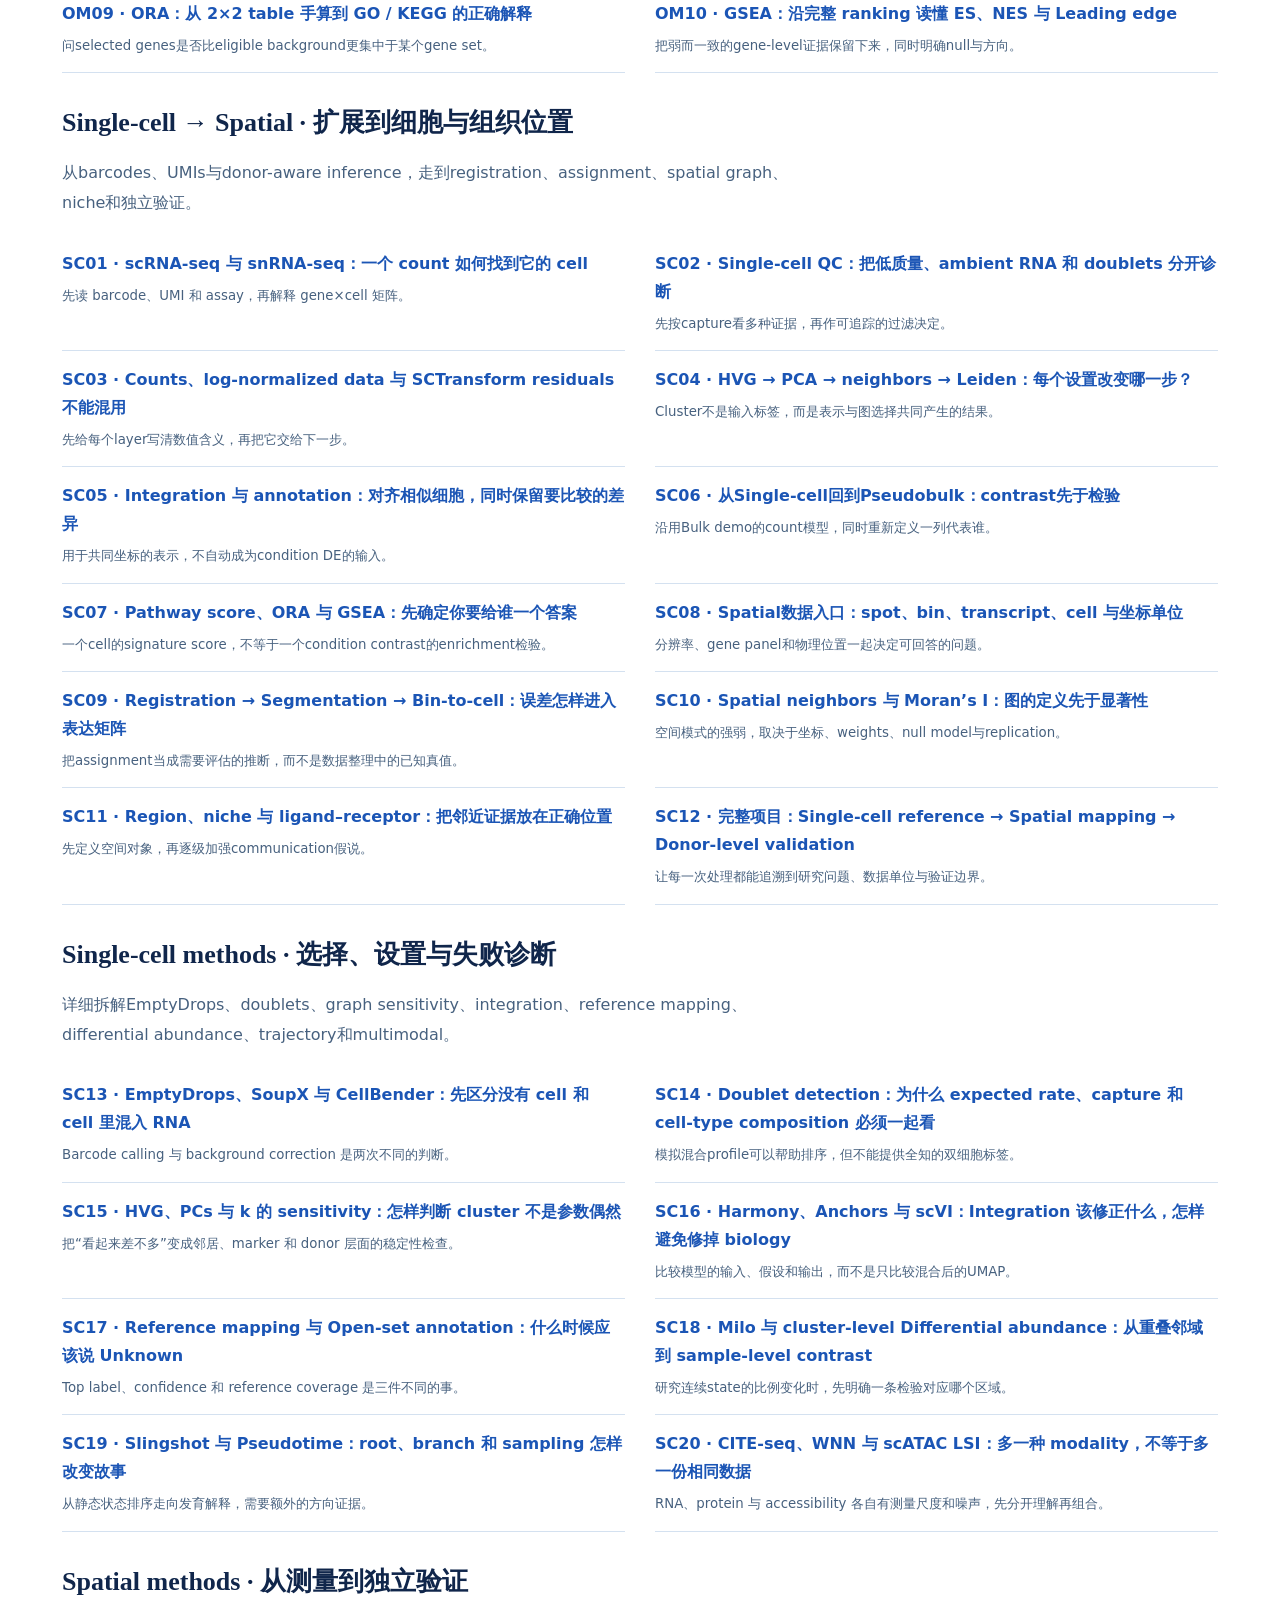
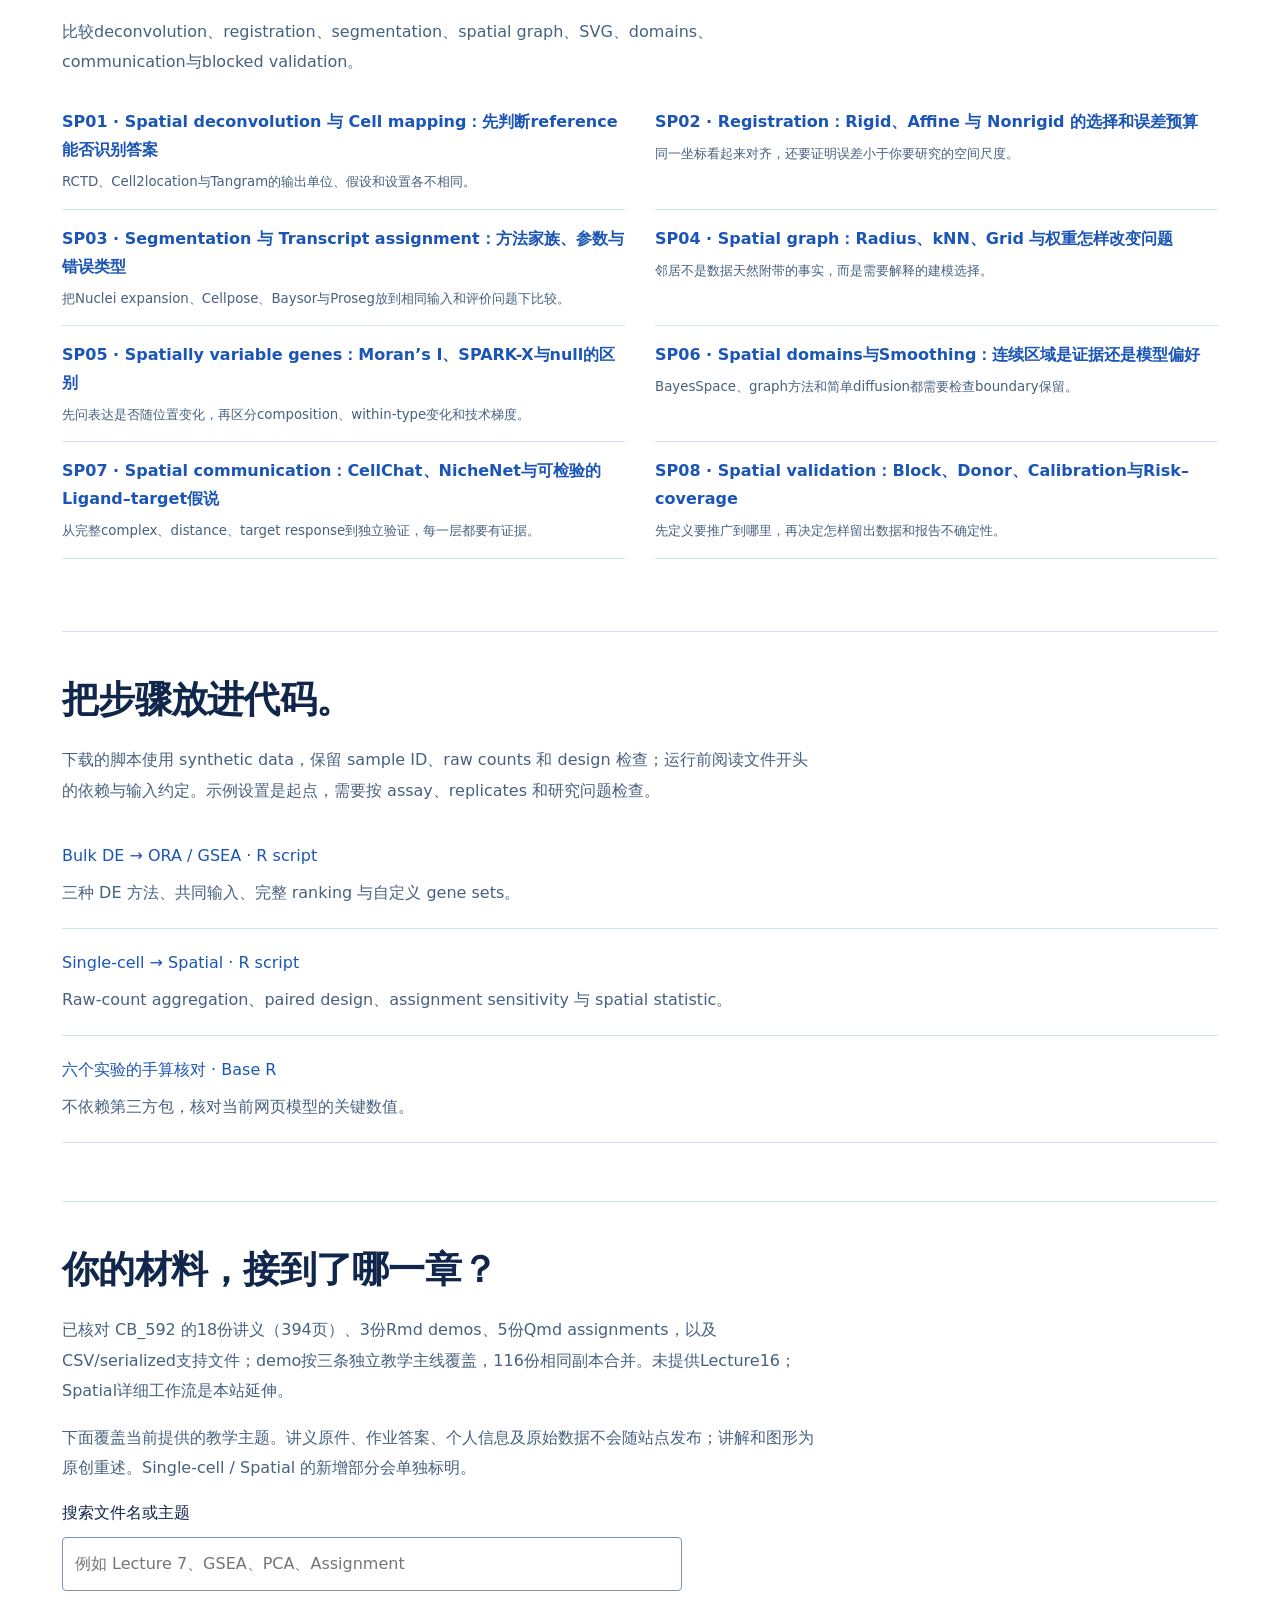
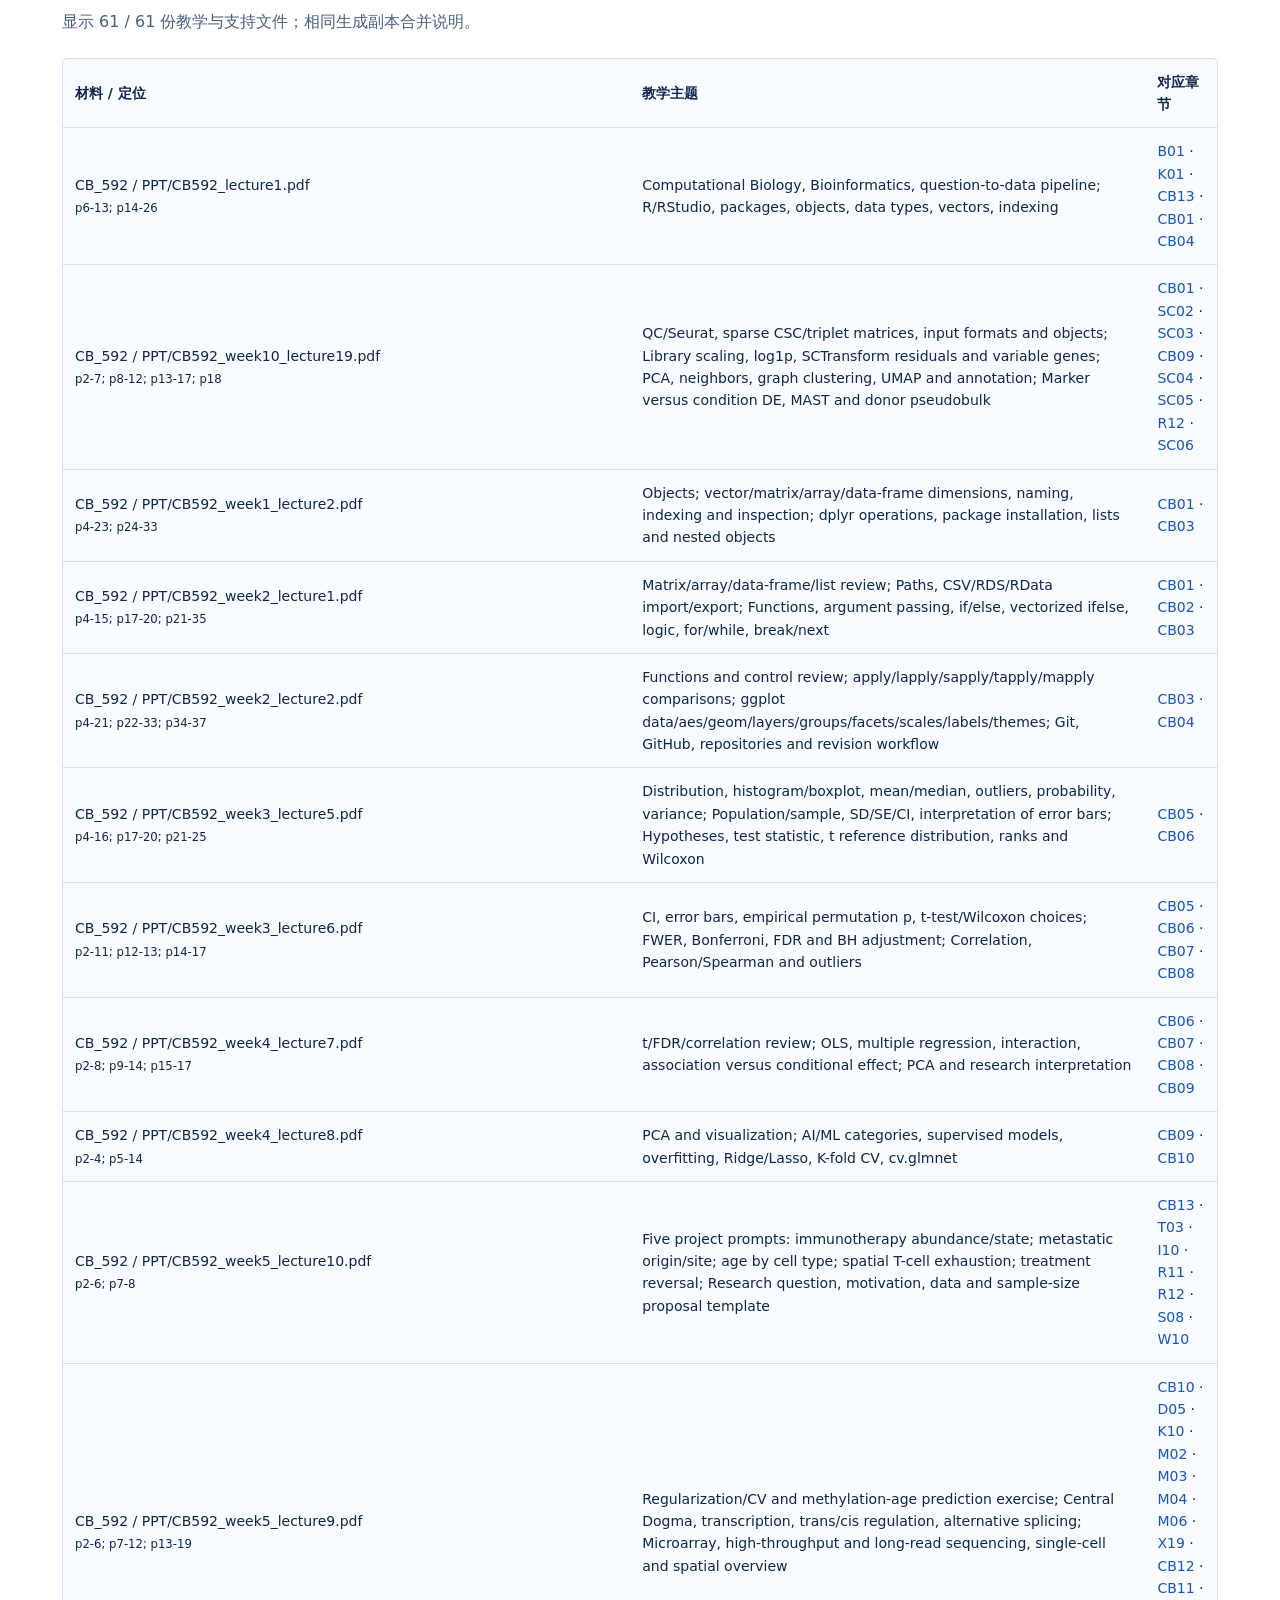
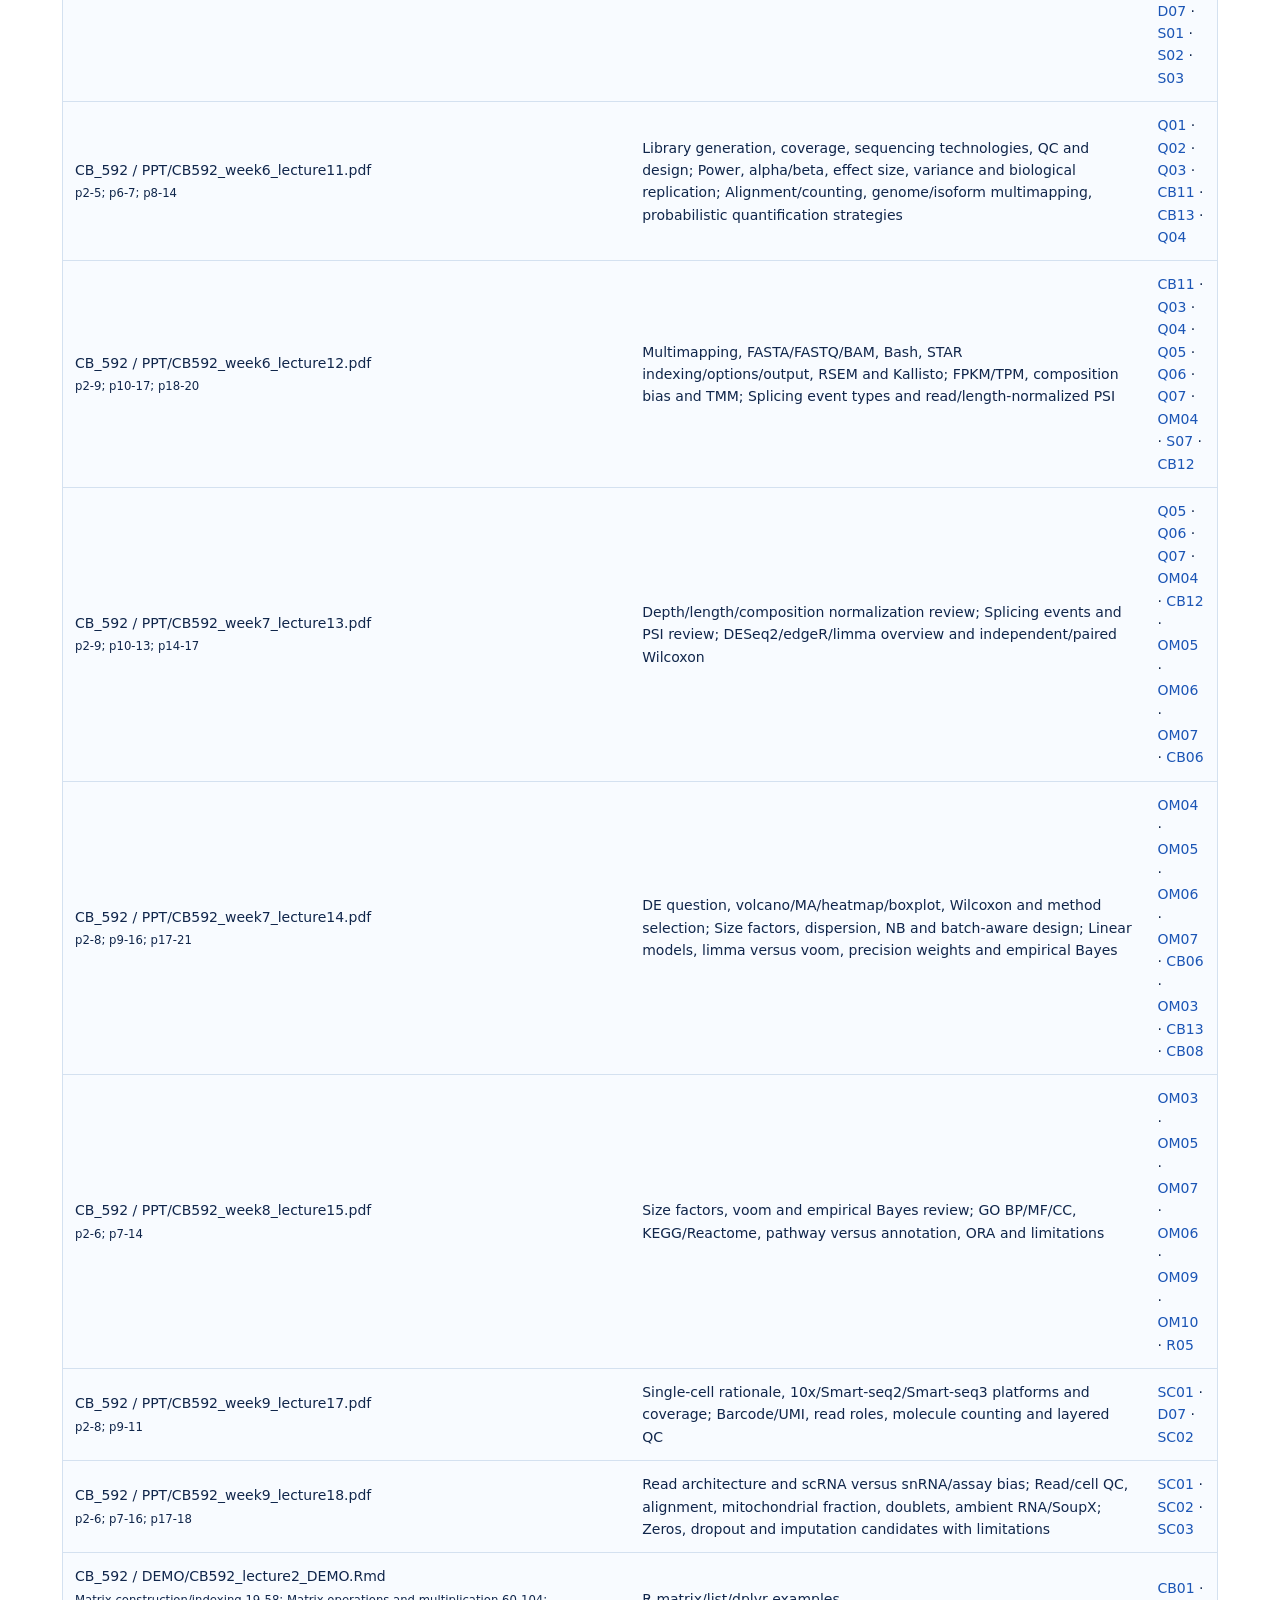
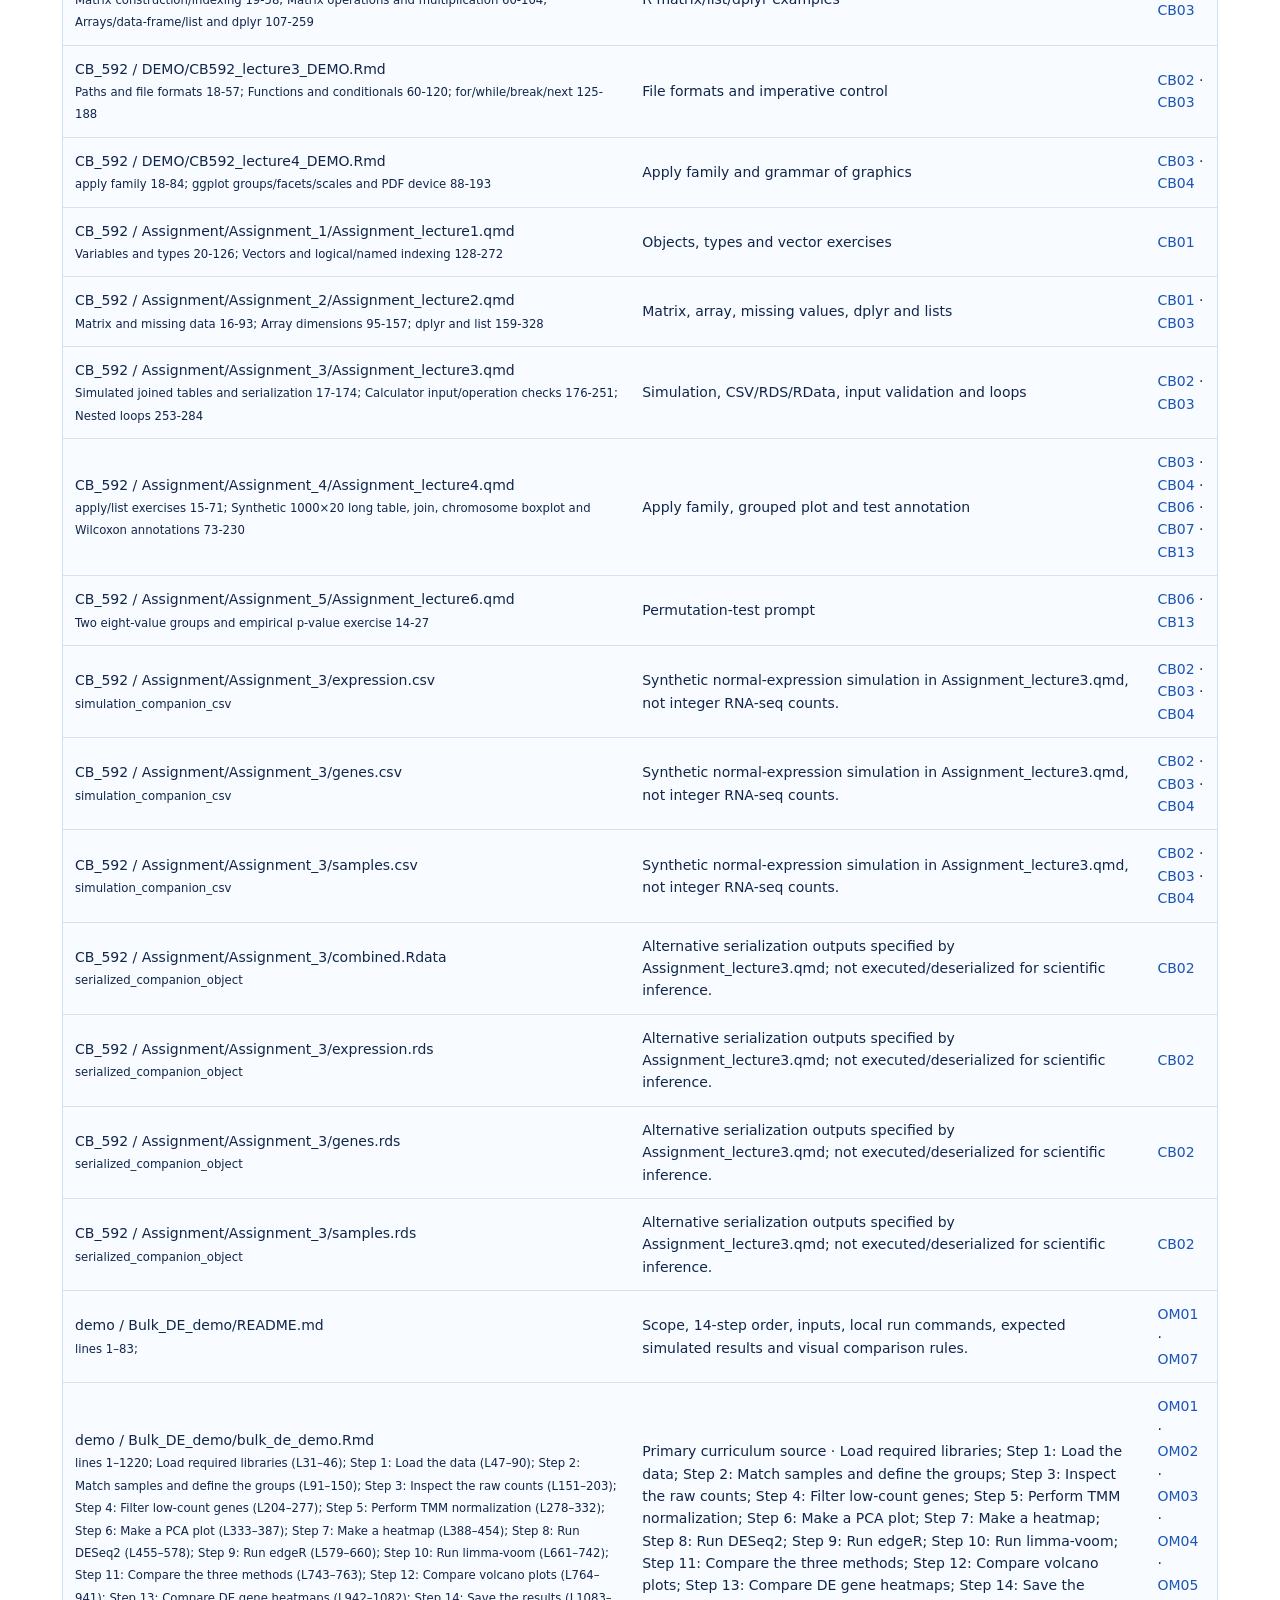
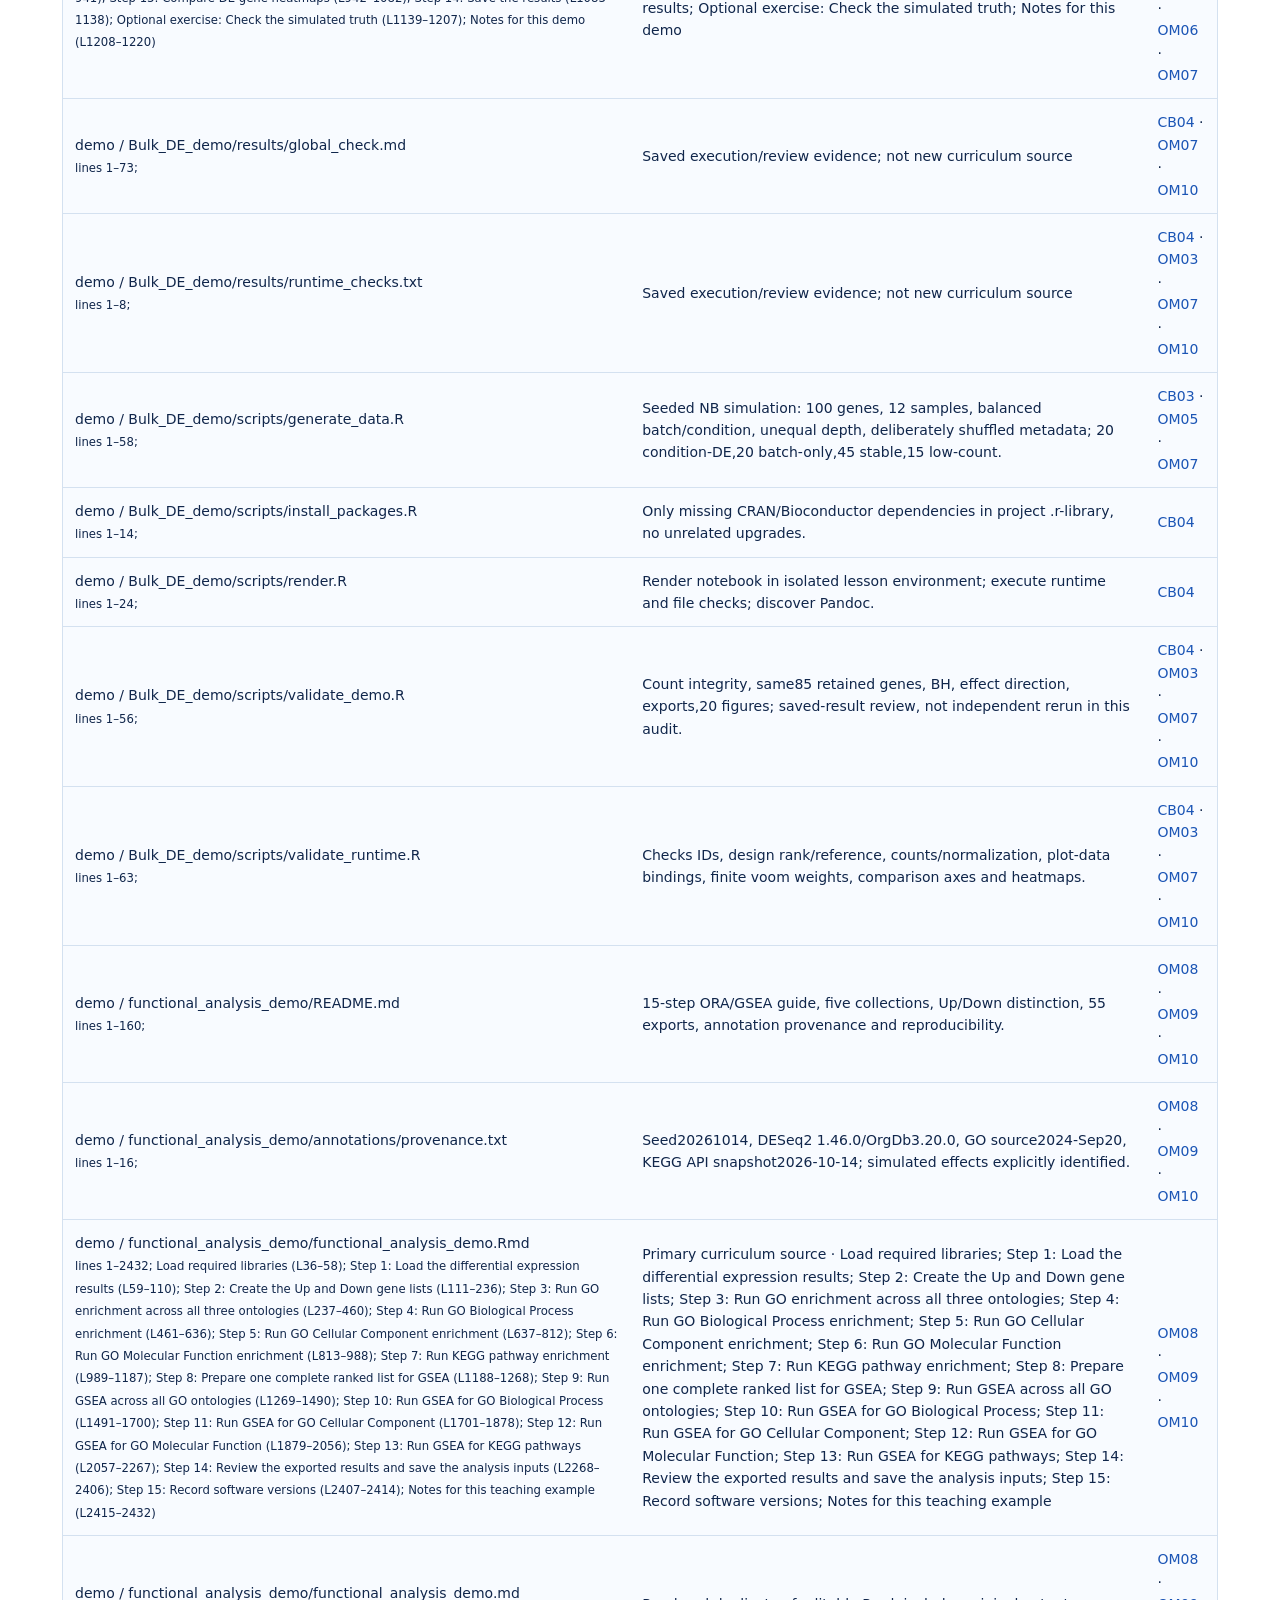
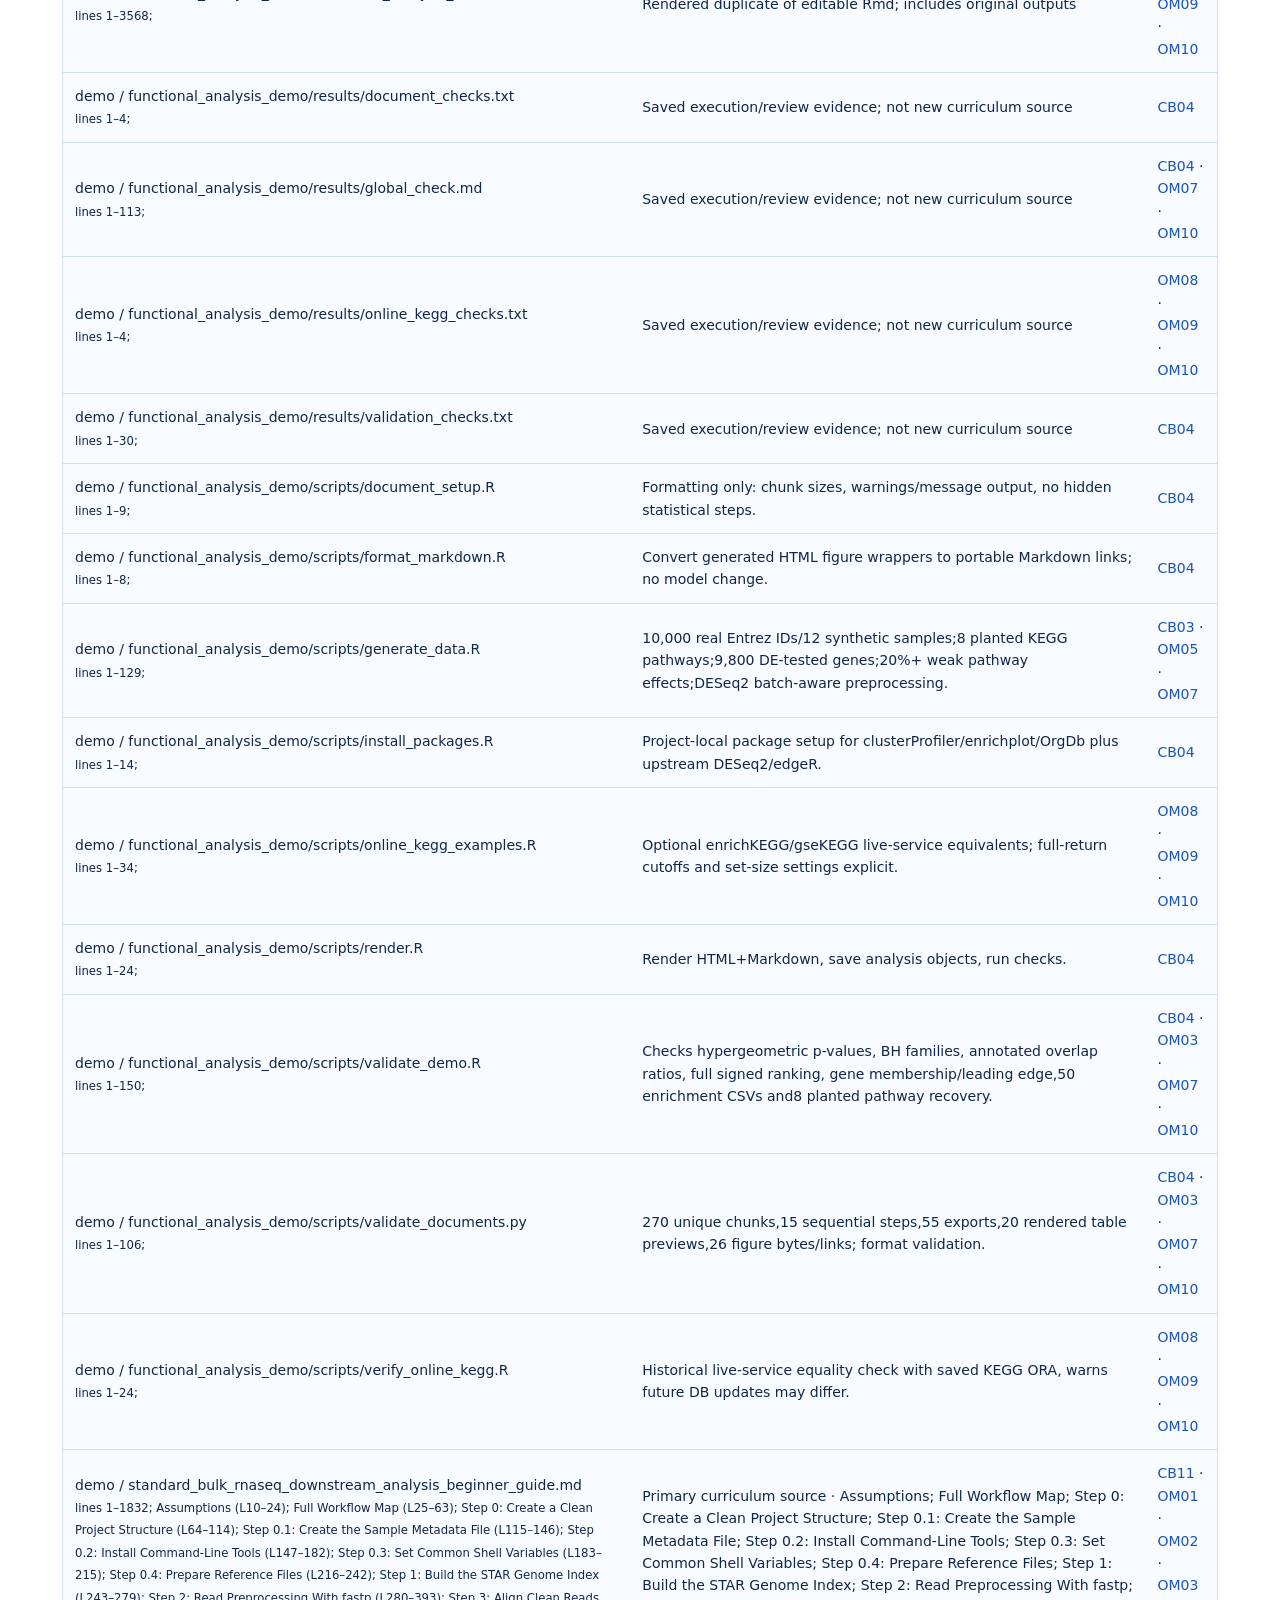
<file: omics-workbench.html>
<!doctype html>
<html lang="zh-CN">
<head>
  <meta charset="utf-8"><meta name="viewport" content="width=device-width,initial-scale=1">
  <title>Omics Workbench · CB_592 → Bulk → Single-cell → Spatial · Bio/CS</title>
  <meta name="description" content="把 CB_592 与 Bulk RNA-seq demos 接到 Single-cell 和 Spatial：逐步理解数据单位、参数、统计推断与生物学边界。">
  <link rel="icon" href="assets/favicon.svg" type="image/svg+xml">
  <link rel="stylesheet" href="styles.css"><link rel="stylesheet" href="omics-workbench.css">
  <script src="omics-math.js" defer></script><script src="omics-curriculum-map.js" defer></script><script src="omics-workbench.js" defer></script>
</head>
<body>
<a class="skip-link" href="#main">跳到正文</a>
<header class="ow-header"><a class="ow-brand" href="index.html">Bio/CS</a><nav aria-label="网站导航"><a href="index.html#guided-route">生物基础</a><a href="textbook.html#d04">系统教材</a><a href="data-lab.html">Data Lab</a></nav></header>
<main id="main">
  <section class="ow-intro"><h1>从生物问题，走到可以解释的分析。</h1><p>沿着 CB_592 和 RNA-seq demos，先理解一个数怎样产生，再把 Bulk 的分析思路迁移到 Single-cell 与 Spatial。所有交互数字都是原创 synthetic examples。</p>
    <div class="ow-questions" role="group" aria-label="选择研究问题">
      <button data-path="bulk" aria-pressed="true">组织平均表达改变了吗？<span>Bulk RNA-seq</span></button>
      <button data-path="single-cell" aria-pressed="false">哪类 cells 在改变？<span>Single-cell</span></button>
      <button data-path="spatial" aria-pressed="false">变化发生在哪里？<span>Spatial</span></button>
    </div><div id="ow-route" aria-live="polite"></div>
    <nav class="ow-jumps" aria-label="本页内容"><a href="#experiment">动手计算</a><a href="singlecell-spatial-lab.html">Single-cell / Spatial 方法实验</a><a href="regulation-lab.html">TF / Enhancer / Ligand–Receptor</a><a href="#curriculum">详细课程</a><a href="#recipes">运行代码</a><a href="#coverage">材料覆盖对照</a></nav>
  </section>
  <section id="experiment" class="ow-section"><h2>改变一个设置，看中间数值怎样变。</h2>
    <div class="ow-tabs" role="group" aria-label="选择分析实验"></div><div id="ow-lab"></div>
  </section>
  <section id="curriculum" class="ow-section"><h2>从基础到项目，逐章拆开。</h2><p>每章都有 Input / Output、逐步例题、设置与排错、证据边界和来源。保留原有生物主线，按问题补读这些方法。</p><div id="ow-chapters"></div></section>
  <section id="recipes" class="ow-section"><h2>把步骤放进代码。</h2><p>下载的脚本使用 synthetic data，保留 sample ID、raw counts 和 design 检查；运行前阅读文件开头的依赖与输入约定。示例设置是起点，需要按 assay、replicates 和研究问题检查。</p>
    <ul class="ow-downloads"><li><a href="recipes/bulk-functional-workflow.R" download>Bulk DE → ORA / GSEA · R script</a><span>三种 DE 方法、共同输入、完整 ranking 与自定义 gene sets。</span></li><li><a href="recipes/singlecell-spatial-transfer.R" download>Single-cell → Spatial · R script</a><span>Raw-count aggregation、paired design、assignment sensitivity 与 spatial statistic。</span></li><li><a href="recipes/omics-hand-calculations.R" download>六个实验的手算核对 · Base R</a><span>不依赖第三方包，核对当前网页模型的关键数值。</span></li></ul>
  </section>
  <section id="coverage" class="ow-section"><h2>你的材料，接到了哪一章？</h2><p id="ow-coverage-summary"></p><p>下面覆盖当前提供的教学主题。讲义原件、作业答案、个人信息及原始数据不会随站点发布；讲解和图形为原创重述。Single-cell / Spatial 的新增部分会单独标明。</p><label for="ow-source-filter">搜索文件名或主题</label><input id="ow-source-filter" type="search" placeholder="例如 Lecture 7、GSEA、PCA、Assignment"><p id="ow-source-status" role="status"></p><div id="ow-source-table"></div><details class="ow-corrections"><summary>容易混淆的公式与分析选择</summary><div id="ow-corrections"></div></details></section>
</main>
<footer class="ow-footer"><a href="index.html">回到 Bio/CS</a><a href="https://haoyunli.github.io/deep-learning-atlas/#/practice?research=spatial">关联算法：EM / RL / Assignment uncertainty</a><span>更新：2026-10-28</span></footer>
</body></html>
</file>
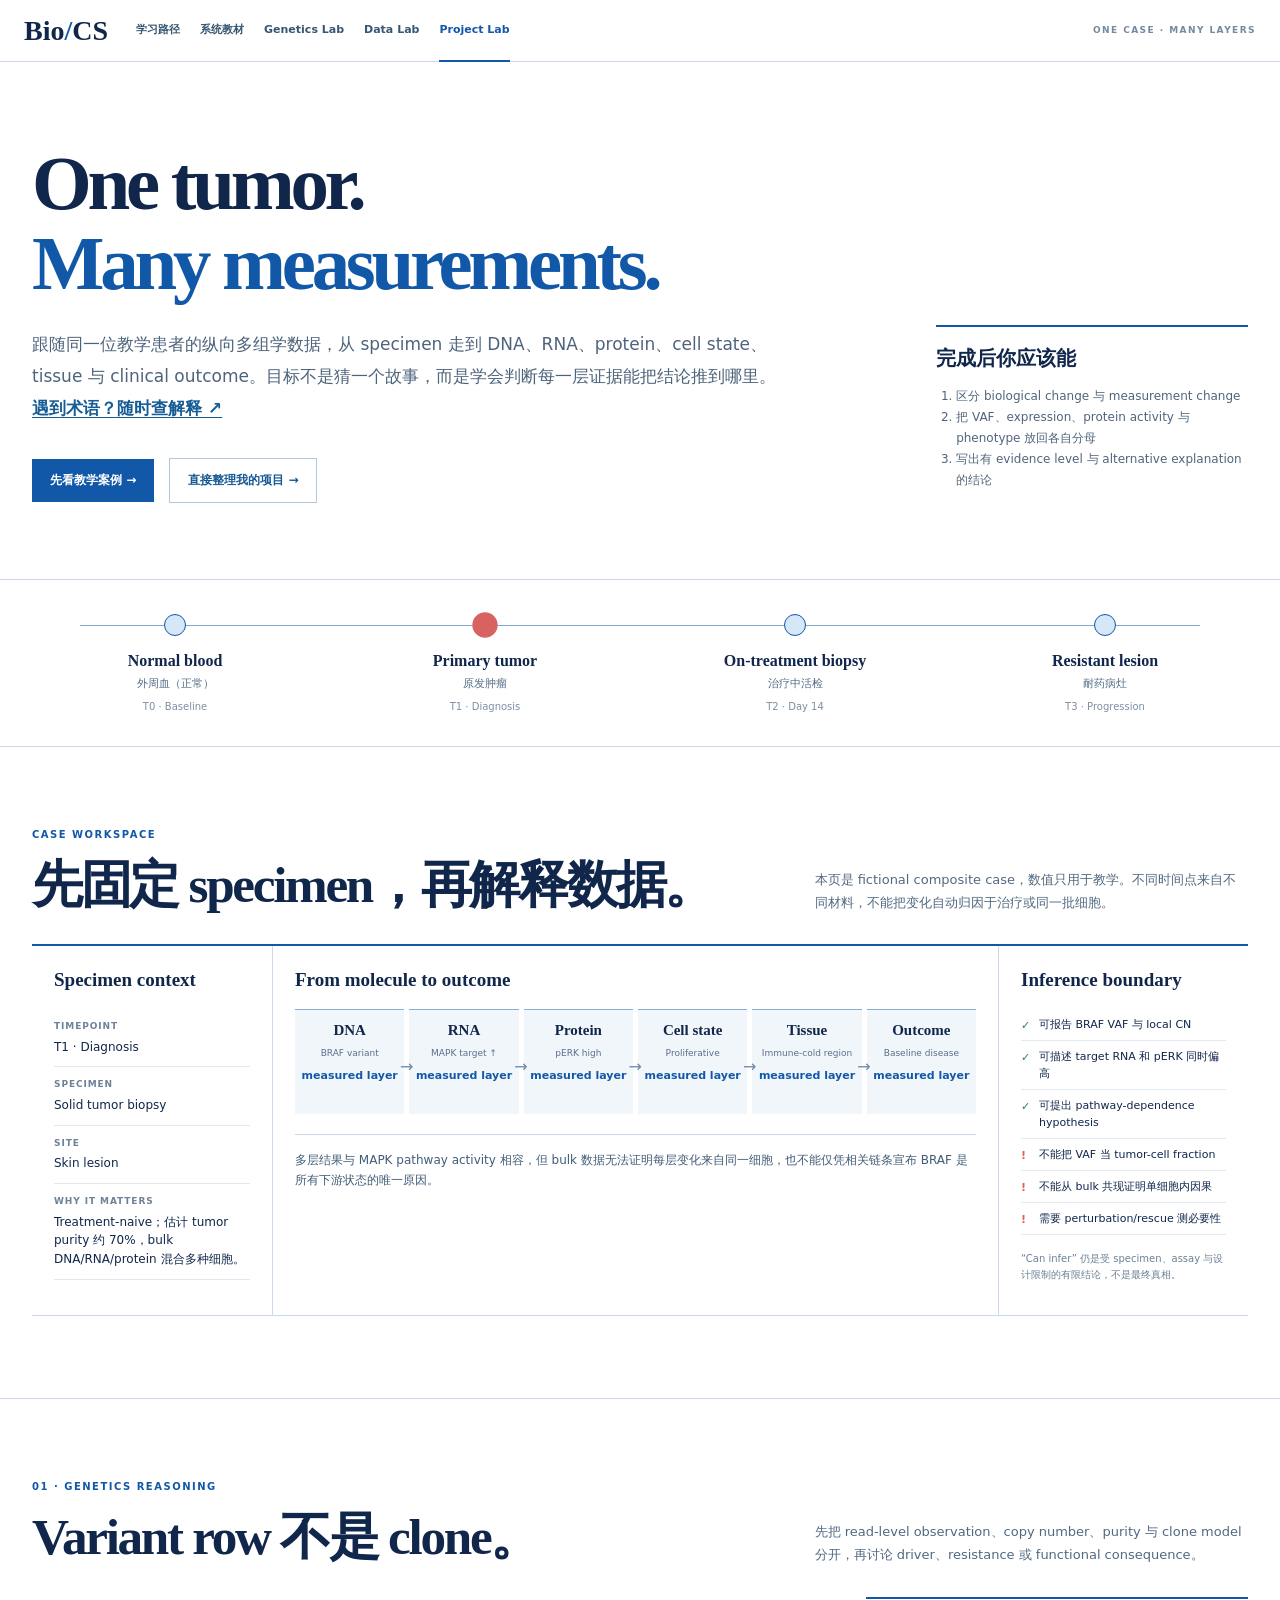
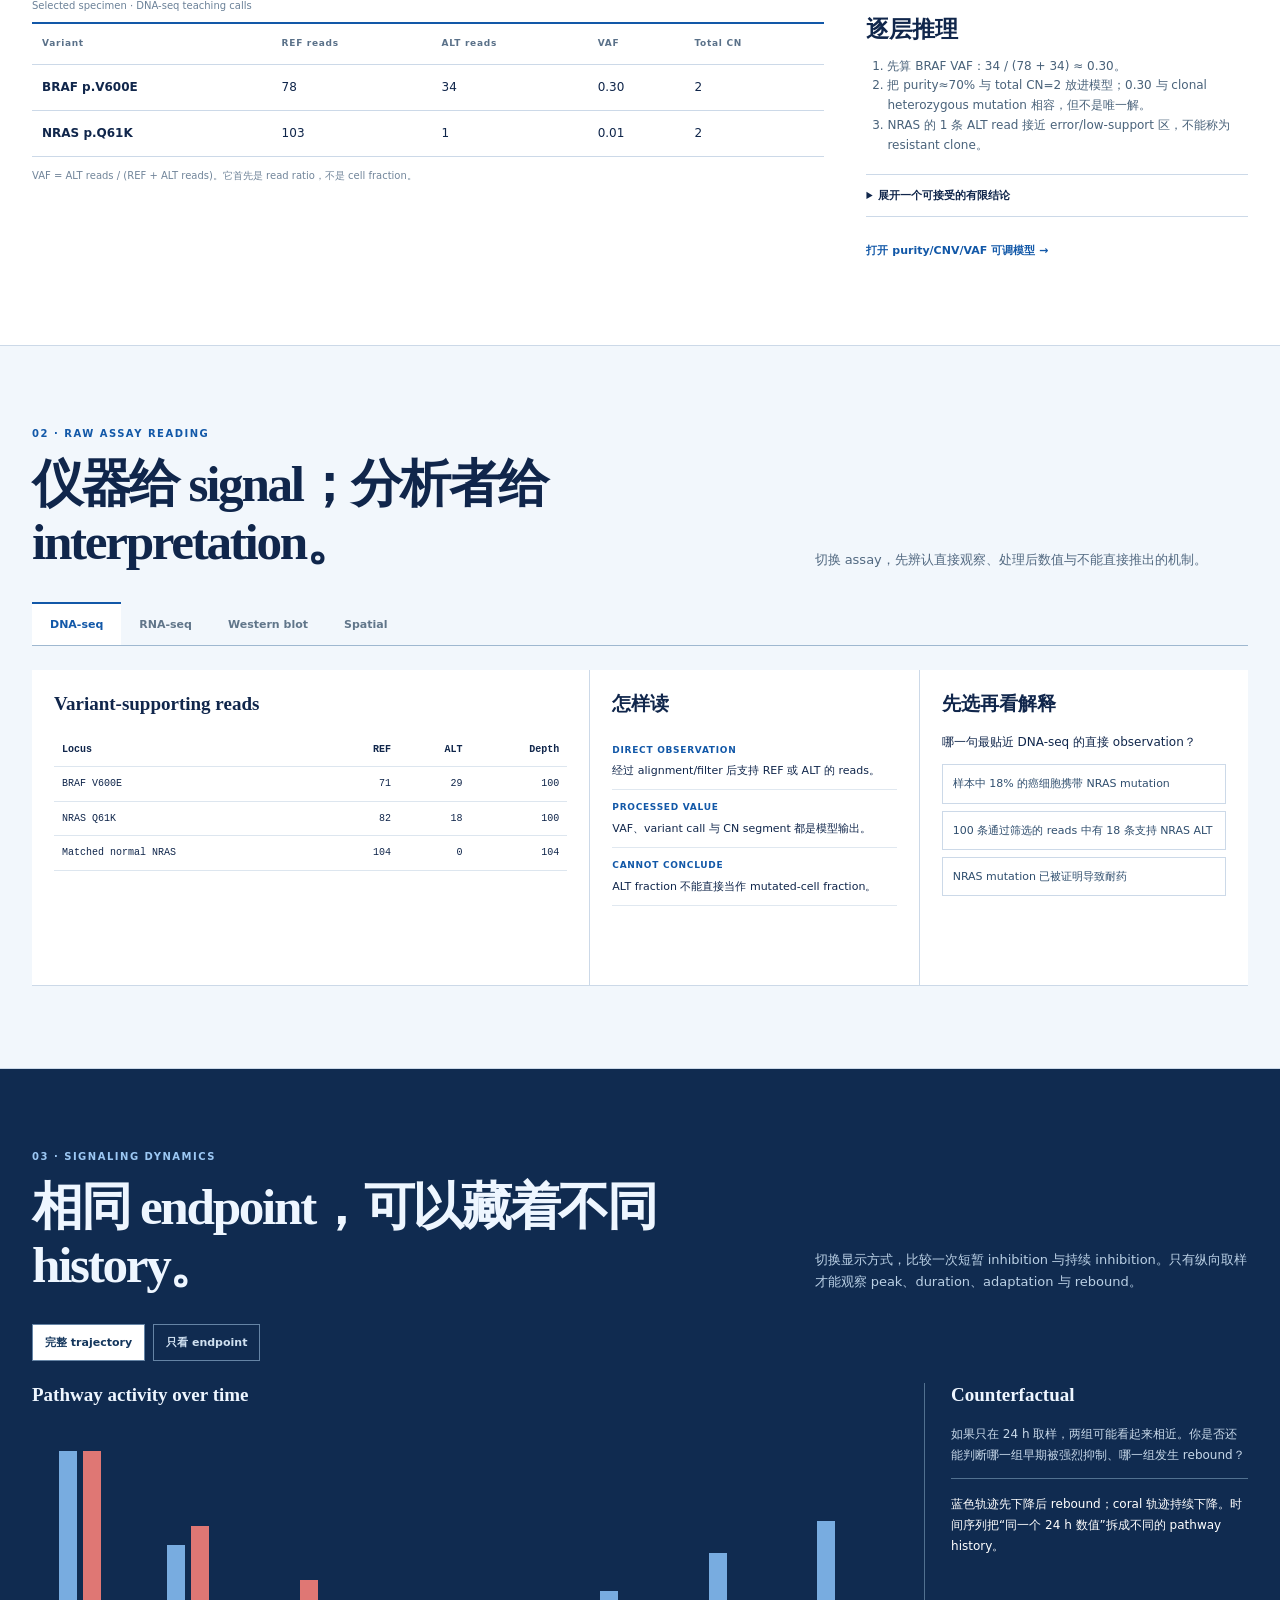
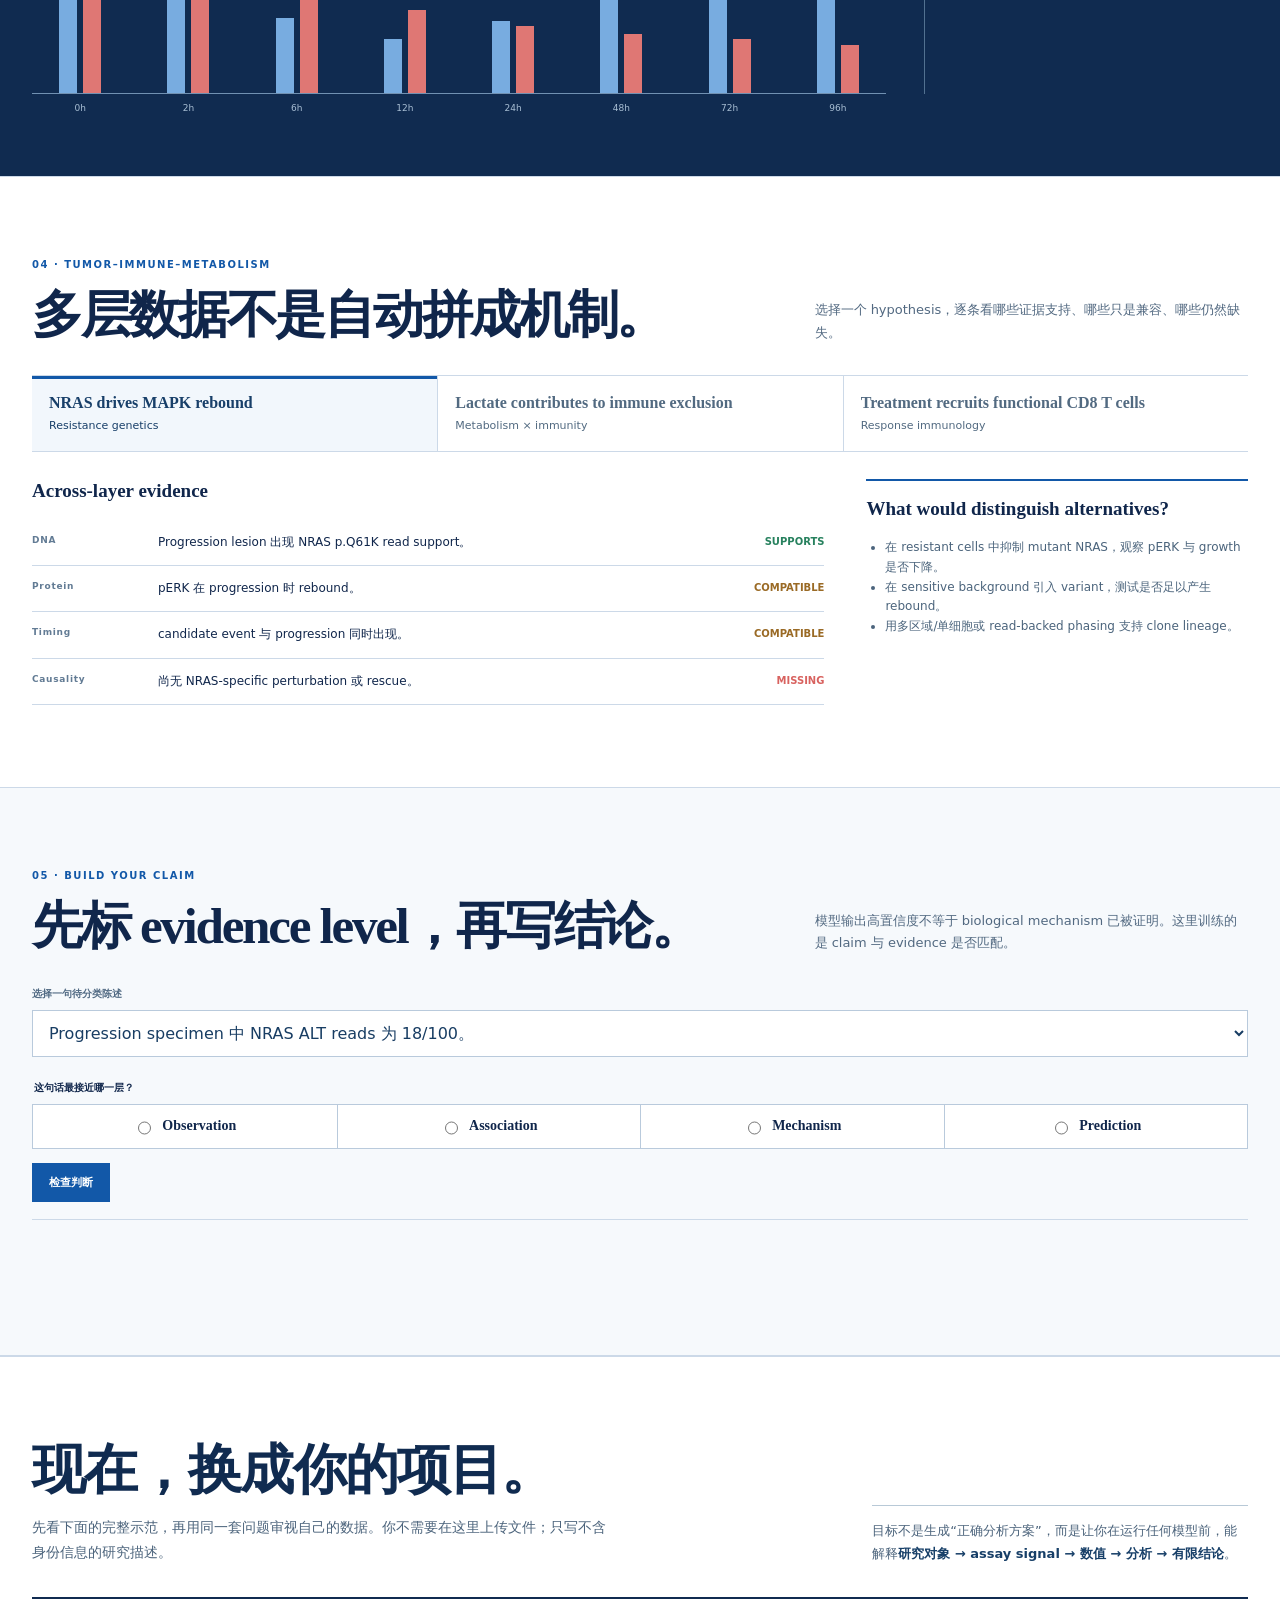
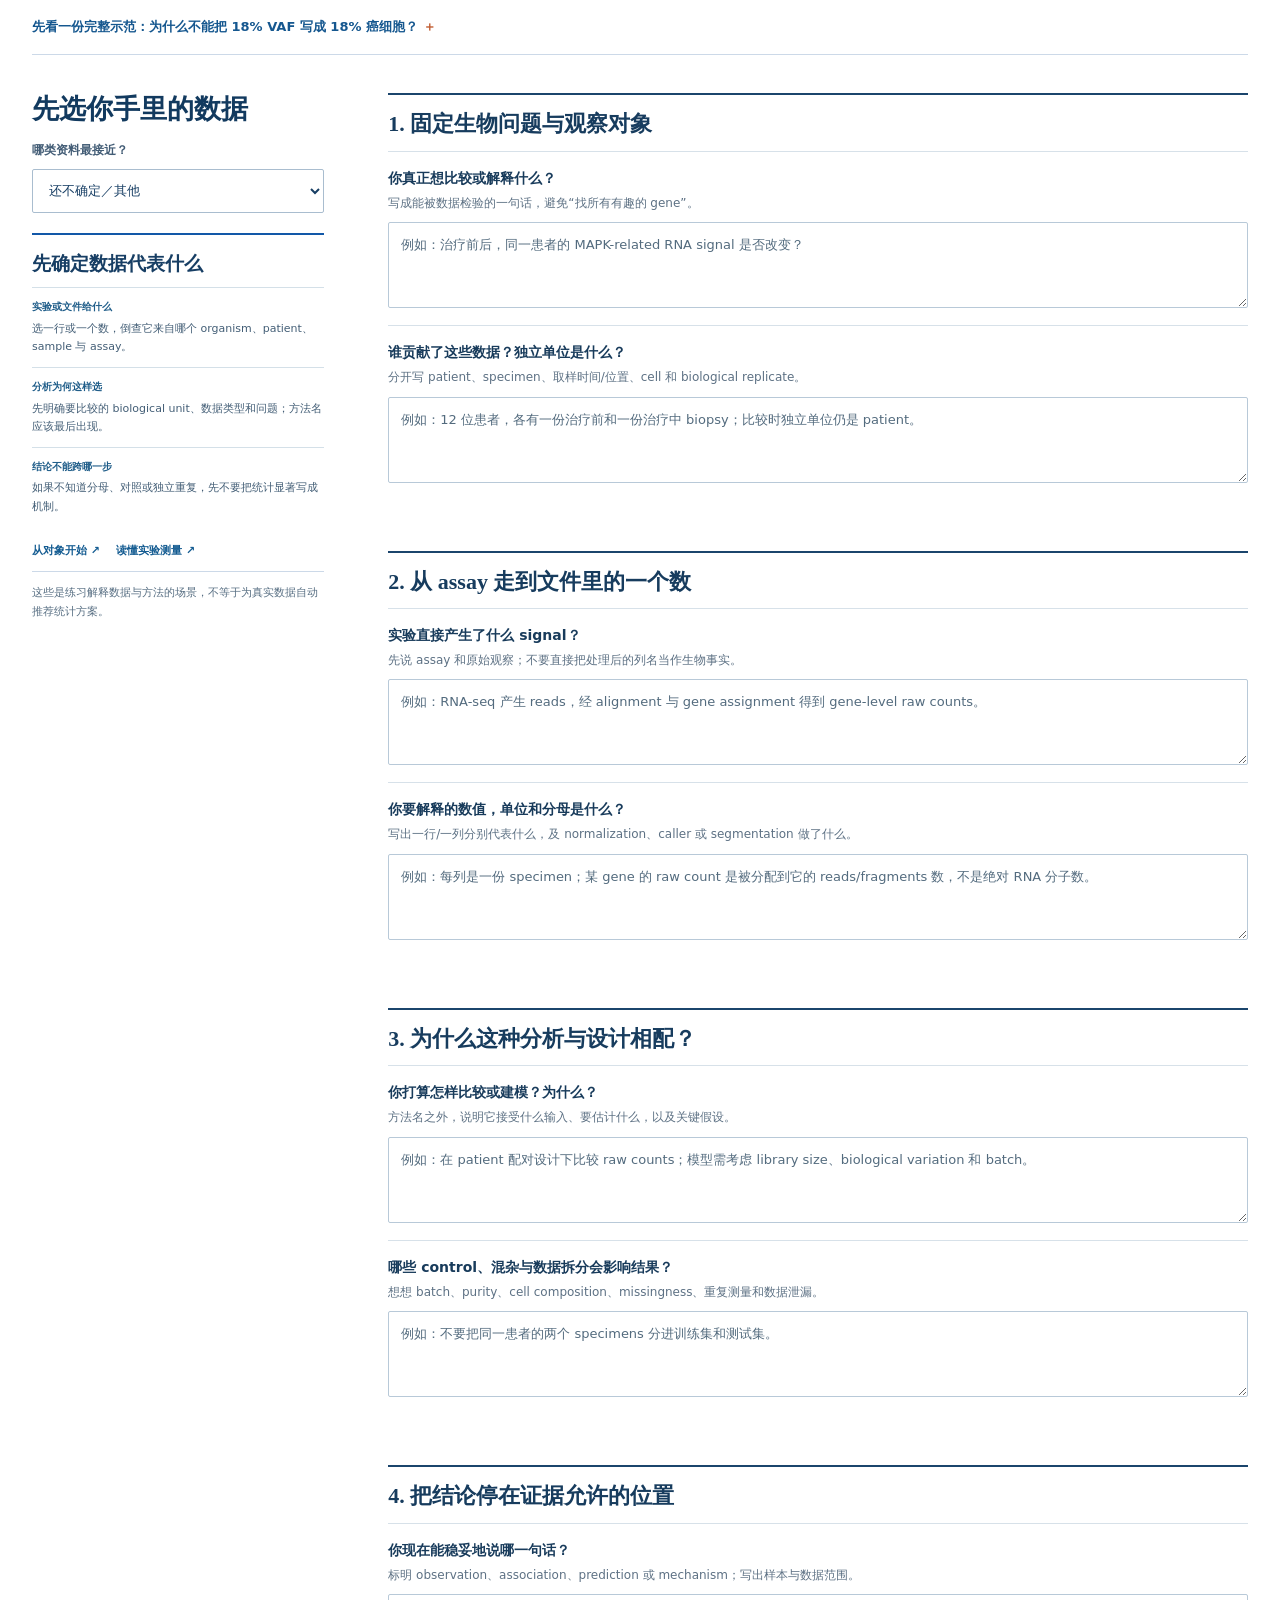
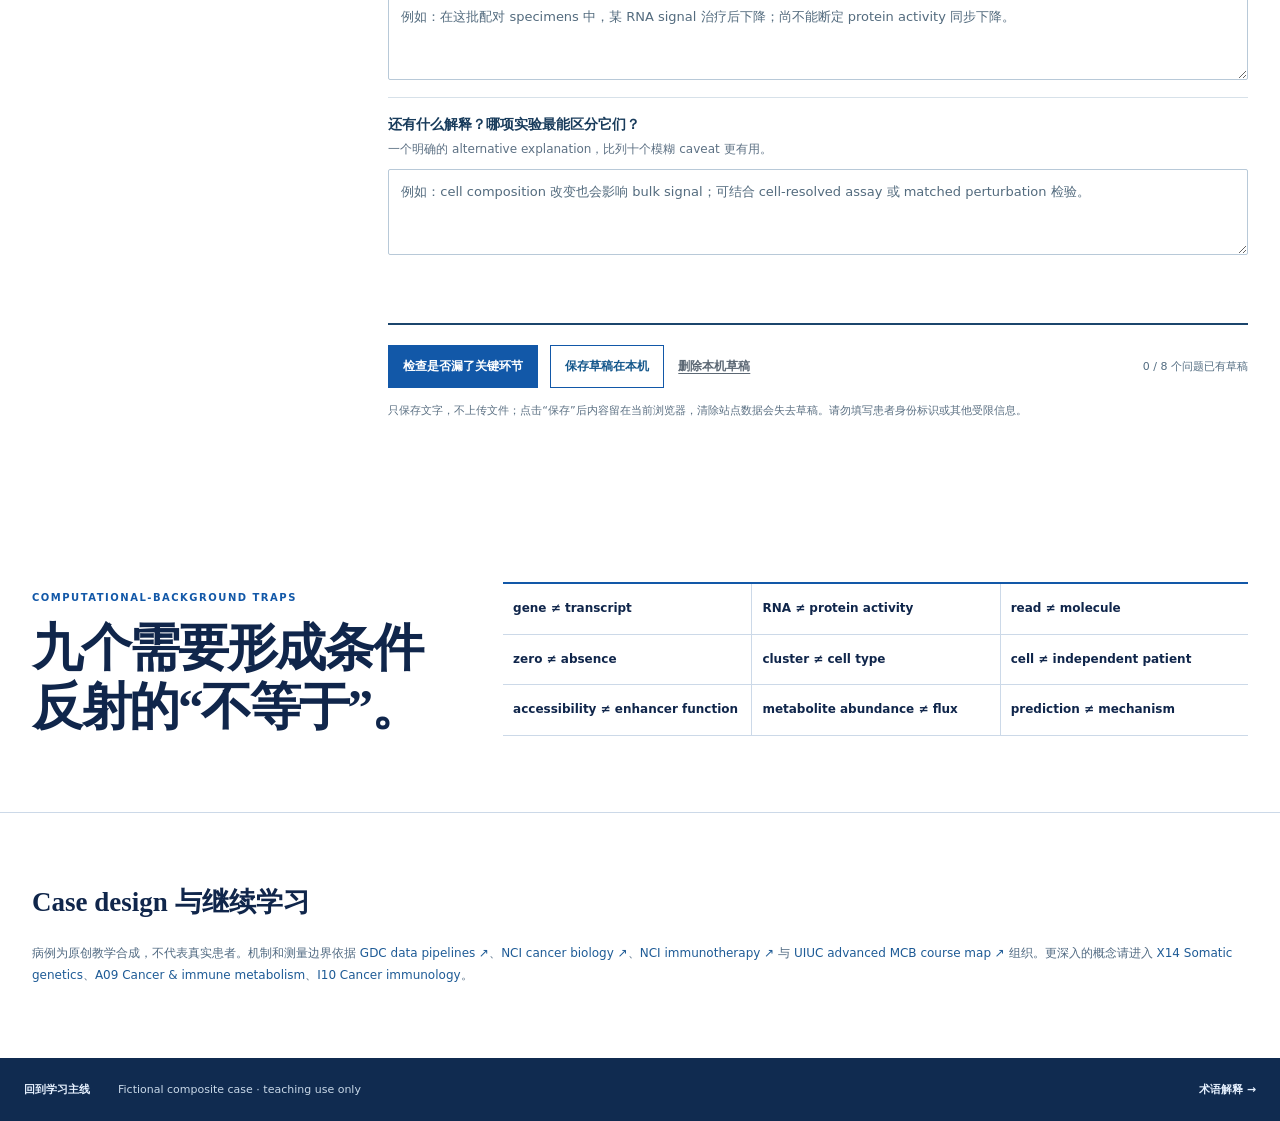
<file: project-lab.html>
<!doctype html>
<html lang="zh-CN">
<head>
  <meta charset="utf-8">
  <meta name="viewport" content="width=device-width,initial-scale=1">
  <meta name="description" content="沿同一位教学患者的多个时间点，把 Genetics、raw assay、signaling dynamics、tumor immunity 与 metabolism 连成一条可检验的证据链。">
  <meta name="theme-color" content="#ffffff">
  <title>Project Lab · One tumor, many measurements · Bio/CS</title>
  <link rel="icon" href="assets/favicon.svg" type="image/svg+xml">
  <link rel="stylesheet" href="project-lab.css?v=20260925-1">
  <link rel="stylesheet" href="project-transfer.css?v=20260926-2">
  <script src="project-lab.js?v=20260921-1" defer></script>
  <script src="project-transfer.js?v=20260926-2" defer></script>
</head>
<body>
  <a class="skip-link" href="#project-main">跳到 case workspace</a>
  <header class="pl-header">
    <a class="pl-brand" href="index.html" aria-label="Bio/CS 首页">Bio<span>/</span>CS</a>
    <nav aria-label="网站导航"><a href="index.html">学习路径</a><a href="textbook.html">系统教材</a><a href="genetics-lab.html">Genetics Lab</a><a href="data-lab.html">Data Lab</a><a href="project-lab.html" aria-current="page">Project Lab</a></nav>
    <span>ONE CASE · MANY LAYERS</span>
  </header>

  <main id="project-main">
    <section class="pl-hero" aria-labelledby="pl-title">
      <div>
        <h1 id="pl-title">One tumor.<br><em>Many measurements.</em></h1>
        <p>跟随同一位教学患者的纵向多组学数据，从 specimen 走到 DNA、RNA、protein、cell state、tissue 与 clinical outcome。目标不是猜一个故事，而是学会判断每一层证据能把结论推到哪里。<a href="glossary.html">遇到术语？随时查解释 ↗</a></p>
        <div class="pl-hero-actions"><a href="#case-workspace">先看教学案例 →</a><a href="#your-project">直接整理我的项目 →</a></div>
      </div>
      <aside aria-label="本页学习目标"><b>完成后你应该能</b><ol><li>区分 biological change 与 measurement change</li><li>把 VAF、expression、protein activity 与 phenotype 放回各自分母</li><li>写出有 evidence level 与 alternative explanation 的结论</li></ol></aside>
    </section>

    <section class="pl-timeline" aria-labelledby="timeline-title">
      <h2 id="timeline-title" class="visually-hidden">选择患者时间点</h2>
      <div class="pl-timeline-line" aria-hidden="true"></div>
      <div id="timepoint-controls" class="pl-timepoints" role="group" aria-label="选择 specimen 与时间点"></div>
    </section>

    <section class="pl-workspace" id="case-workspace" aria-labelledby="workspace-title">
      <header class="pl-section-head"><div><span>CASE WORKSPACE</span><h2 id="workspace-title">先固定 specimen，再解释数据。</h2></div><p>本页是 fictional composite case，数值只用于教学。不同时间点来自不同材料，不能把变化自动归因于治疗或同一批细胞。</p></header>
      <div class="pl-workspace-grid">
        <aside class="pl-context" aria-labelledby="context-title"><h3 id="context-title">Specimen context</h3><div id="specimen-context"></div></aside>
        <section class="pl-chain" aria-labelledby="chain-title"><h3 id="chain-title">From molecule to outcome</h3><div id="evidence-chain" class="pl-chain-row"></div><p id="chain-summary" class="pl-chain-summary" aria-live="polite"></p></section>
        <aside class="pl-boundary" aria-labelledby="boundary-title"><h3 id="boundary-title">Inference boundary</h3><div id="inference-boundary"></div></aside>
      </div>
    </section>

    <section class="pl-module" id="genetics-reasoning" aria-labelledby="genetics-title">
      <header class="pl-section-head"><div><span>01 · GENETICS REASONING</span><h2 id="genetics-title">Variant row 不是 clone。</h2></div><p>先把 read-level observation、copy number、purity 与 clone model 分开，再讨论 driver、resistance 或 functional consequence。</p></header>
      <div class="pl-split">
        <div><div class="pl-table-wrap"><table><caption>Selected specimen · DNA-seq teaching calls</caption><thead><tr><th>Variant</th><th>REF reads</th><th>ALT reads</th><th>VAF</th><th>Total CN</th></tr></thead><tbody id="variant-table"></tbody></table></div><p class="pl-small">VAF = ALT reads / (REF + ALT reads)。它首先是 read ratio，不是 cell fraction。</p></div>
        <div class="pl-reason-box"><h3>逐层推理</h3><ol id="genetics-steps"></ol><details><summary>展开一个可接受的有限结论</summary><p id="genetics-answer"></p></details><a href="genetics-lab.html#vaf">打开 purity/CNV/VAF 可调模型 →</a></div>
      </div>
    </section>

    <section class="pl-module pl-pale" id="raw-assay" aria-labelledby="raw-title">
      <header class="pl-section-head"><div><span>02 · RAW ASSAY READING</span><h2 id="raw-title">仪器给 signal；分析者给 interpretation。</h2></div><p>切换 assay，先辨认直接观察、处理后数值与不能直接推出的机制。</p></header>
      <div class="pl-assay-tabs" id="assay-tabs" role="tablist" aria-label="选择 assay"></div>
      <div class="pl-assay-grid" id="assay-panel" role="tabpanel" aria-live="polite">
        <section aria-labelledby="assay-panel-title"><h3 id="assay-panel-title">Assay output</h3><div id="assay-visual" class="pl-assay-visual"></div></section>
        <section class="pl-assay-reading" aria-labelledby="assay-reading-title"><h3 id="assay-reading-title">怎样读</h3><dl id="assay-reading"></dl></section>
        <section class="pl-assay-question" aria-labelledby="assay-question-title"><h3 id="assay-question-title">先选再看解释</h3><p id="assay-question"></p><div id="assay-options"></div><p id="assay-feedback" role="status"></p></section>
      </div>
    </section>

    <section class="pl-module pl-dark" id="dynamics" aria-labelledby="dynamics-title">
      <header class="pl-section-head"><div><span>03 · SIGNALING DYNAMICS</span><h2 id="dynamics-title">相同 endpoint，可以藏着不同 history。</h2></div><p>切换显示方式，比较一次短暂 inhibition 与持续 inhibition。只有纵向取样才能观察 peak、duration、adaptation 与 rebound。</p></header>
      <div class="pl-dynamics-controls" role="group" aria-label="时间序列显示方式"><button type="button" data-view="trajectory" aria-pressed="true">完整 trajectory</button><button type="button" data-view="endpoint" aria-pressed="false">只看 endpoint</button></div>
      <div class="pl-dynamics-grid"><div><h3>Pathway activity over time</h3><div id="dynamics-chart" class="pl-dynamics-chart" role="img" aria-label="两种 signaling response 的时间序列比较"></div></div><aside><h3>Counterfactual</h3><p>如果只在 24 h 取样，两组可能看起来相近。你是否还能判断哪一组早期被强烈抑制、哪一组发生 rebound？</p><p id="dynamics-explanation" aria-live="polite"></p></aside></div>
    </section>

    <section class="pl-module" id="integration" aria-labelledby="integration-title">
      <header class="pl-section-head"><div><span>04 · TUMOR–IMMUNE–METABOLISM</span><h2 id="integration-title">多层数据不是自动拼成机制。</h2></div><p>选择一个 hypothesis，逐条看哪些证据支持、哪些只是兼容、哪些仍然缺失。</p></header>
      <div class="pl-hypotheses" id="hypothesis-controls" role="group" aria-label="选择待评估假说"></div>
      <div class="pl-integration-grid"><section><h3>Across-layer evidence</h3><div id="integration-evidence"></div></section><aside><h3>What would distinguish alternatives?</h3><ul id="integration-next"></ul></aside></div>
    </section>

    <section class="pl-module pl-claim" id="claim-builder" aria-labelledby="claim-title">
      <header class="pl-section-head"><div><span>05 · BUILD YOUR CLAIM</span><h2 id="claim-title">先标 evidence level，再写结论。</h2></div><p>模型输出高置信度不等于 biological mechanism 已被证明。这里训练的是 claim 与 evidence 是否匹配。</p></header>
      <label for="claim-example">选择一句待分类陈述</label><select id="claim-example"></select>
      <fieldset><legend>这句话最接近哪一层？</legend><div id="claim-levels"></div></fieldset>
      <button type="button" id="check-claim">检查判断</button><div id="claim-feedback" class="pl-claim-feedback" role="status"></div>
    </section>

    <section class="pl-transfer" id="your-project" aria-labelledby="transfer-title">
      <header class="pl-transfer-head"><div><h2 id="transfer-title">现在，换成你的项目。</h2><p>先看下面的完整示范，再用同一套问题审视自己的数据。你不需要在这里上传文件；只写不含身份信息的研究描述。</p></div><p>目标不是生成“正确分析方案”，而是让你在运行任何模型前，能解释<strong>研究对象 → assay signal → 数值 → 分析 → 有限结论</strong>。</p></header>

      <details class="transfer-example"><summary>先看一份完整示范：为什么不能把 18% VAF 写成 18% 癌细胞？</summary><dl>
        <div><dt>生物问题</dt><dd>Progression specimen 新出现的 NRAS signal，是否可能参与 MAPK rebound？</dd></div>
        <div><dt>对象与设计</dt><dd>同一患者的 T1 与 T3 来自不同时间、不同病灶；它们是两个 specimens，却不是两个独立患者。</dd></div>
        <div><dt>直接测量</dt><dd>DNA-seq 经过 alignment 和 filtering 后，T3 的 100 条 reads 中有 18 条支持 NRAS ALT。</dd></div>
        <div><dt>数值与方法</dt><dd>VAF = 18 / 100。先核对 matched normal、coverage、mapping 与 caller，再结合 purity 和 copy number 讨论 clone；不能用 VAF 直接替代 cell fraction。</dd></div>
        <div><dt>有限结论</dt><dd>NRAS 是与 progression 同时出现的 resistance candidate；单一患者、不同病灶和未做 perturbation，不能证明它导致耐药。</dd></div>
        <div><dt>下一步</dt><dd>独立验证 variant，并在相关模型中 perturb NRAS，观察 pERK 和生长是否改变，再尝试 rescue。</dd></div>
      </dl></details>

      <div class="transfer-workspace">
        <aside class="transfer-guide"><h3>先选你手里的数据</h3><label for="transfer-profile">哪类资料最接近？</label><select id="transfer-profile"><option value="other">还不确定／其他</option><optgroup label="常见数据类型"><option value="bulk">Bulk RNA-seq</option><option value="variant">Tumor DNA-seq / VCF</option><option value="spatial">Single-cell / spatial</option><option value="clinical">Clinical outcome</option></optgroup><optgroup label="具体分析场景"><option value="binCell">Spatial bin-to-cell / Xenium</option><option value="pathwayAge">Pseudobulk pathway + age</option><option value="methylationAge">DNA methylation + age</option></optgroup></select><div id="transfer-method-guide" aria-live="polite"></div><p>这些是练习解释数据与方法的场景，不等于为真实数据自动推荐统计方案。</p></aside>

        <form id="transfer-form" novalidate>
          <fieldset><legend>1. 固定生物问题与观察对象</legend>
            <div class="transfer-field" id="transfer-question"><label for="transfer-question-input">你真正想比较或解释什么？</label><p id="transfer-question-help">写成能被数据检验的一句话，避免“找所有有趣的 gene”。</p><textarea id="transfer-question-input" name="question" data-transfer aria-describedby="transfer-question-help" placeholder="例如：治疗前后，同一患者的 MAPK-related RNA signal 是否改变？"></textarea></div>
            <div class="transfer-field" id="transfer-object"><label for="transfer-object-input">谁贡献了这些数据？独立单位是什么？</label><p id="transfer-object-help">分开写 patient、specimen、取样时间/位置、cell 和 biological replicate。</p><textarea id="transfer-object-input" name="object" data-transfer aria-describedby="transfer-object-help" placeholder="例如：12 位患者，各有一份治疗前和一份治疗中 biopsy；比较时独立单位仍是 patient。"></textarea></div>
          </fieldset>
          <fieldset><legend>2. 从 assay 走到文件里的一个数</legend>
            <div class="transfer-field" id="transfer-measurement"><label for="transfer-measurement-input">实验直接产生了什么 signal？</label><p id="transfer-measurement-help">先说 assay 和原始观察；不要直接把处理后的列名当作生物事实。</p><textarea id="transfer-measurement-input" name="measurement" data-transfer aria-describedby="transfer-measurement-help" placeholder="例如：RNA-seq 产生 reads，经 alignment 与 gene assignment 得到 gene-level raw counts。"></textarea></div>
            <div class="transfer-field" id="transfer-value"><label for="transfer-value-input">你要解释的数值，单位和分母是什么？</label><p id="transfer-value-help">写出一行/一列分别代表什么，及 normalization、caller 或 segmentation 做了什么。</p><textarea id="transfer-value-input" name="value" data-transfer aria-describedby="transfer-value-help" placeholder="例如：每列是一份 specimen；某 gene 的 raw count 是被分配到它的 reads/fragments 数，不是绝对 RNA 分子数。"></textarea></div>
          </fieldset>
          <fieldset><legend>3. 为什么这种分析与设计相配？</legend>
            <div class="transfer-field" id="transfer-method"><label for="transfer-method-input">你打算怎样比较或建模？为什么？</label><p id="transfer-method-help">方法名之外，说明它接受什么输入、要估计什么，以及关键假设。</p><textarea id="transfer-method-input" name="method" data-transfer aria-describedby="transfer-method-help" placeholder="例如：在 patient 配对设计下比较 raw counts；模型需考虑 library size、biological variation 和 batch。"></textarea></div>
            <div class="transfer-field" id="transfer-design"><label for="transfer-design-input">哪些 control、混杂与数据拆分会影响结果？</label><p id="transfer-design-help">想想 batch、purity、cell composition、missingness、重复测量和数据泄漏。</p><textarea id="transfer-design-input" name="design" data-transfer aria-describedby="transfer-design-help" placeholder="例如：不要把同一患者的两个 specimens 分进训练集和测试集。"></textarea></div>
          </fieldset>
          <fieldset><legend>4. 把结论停在证据允许的位置</legend>
            <div class="transfer-field" id="transfer-claim"><label for="transfer-claim-input">你现在能稳妥地说哪一句话？</label><p id="transfer-claim-help">标明 observation、association、prediction 或 mechanism；写出样本与数据范围。</p><textarea id="transfer-claim-input" name="claim" data-transfer aria-describedby="transfer-claim-help" placeholder="例如：在这批配对 specimens 中，某 RNA signal 治疗后下降；尚不能断定 protein activity 同步下降。"></textarea></div>
            <div class="transfer-field" id="transfer-alternative"><label for="transfer-alternative-input">还有什么解释？哪项实验最能区分它们？</label><p id="transfer-alternative-help">一个明确的 alternative explanation，比列十个模糊 caveat 更有用。</p><textarea id="transfer-alternative-input" name="alternative" data-transfer aria-describedby="transfer-alternative-help" placeholder="例如：cell composition 改变也会影响 bulk signal；可结合 cell-resolved assay 或 matched perturbation 检验。"></textarea></div>
          </fieldset>
          <div class="transfer-actions"><button type="button" id="transfer-check">检查是否漏了关键环节</button><button type="button" id="transfer-save">保存草稿在本机</button><button type="button" id="transfer-clear">删除本机草稿</button><span id="transfer-progress" aria-live="polite">0 / 8 个问题已有草稿</span></div>
          <p class="transfer-privacy">只保存文字，不上传文件；点击“保存”后内容留在当前浏览器，清除站点数据会失去草稿。请勿填写患者身份标识或其他受限信息。</p>
          <div class="transfer-feedback" id="transfer-feedback" role="status" aria-live="polite"></div>
        </form>
      </div>
    </section>

    <section class="pl-traps" aria-labelledby="traps-title"><div><span>COMPUTATIONAL-BACKGROUND TRAPS</span><h2 id="traps-title">九个需要形成条件反射的“不等于”。</h2></div><ul><li>gene ≠ transcript</li><li>RNA ≠ protein activity</li><li>read ≠ molecule</li><li>zero ≠ absence</li><li>cluster ≠ cell type</li><li>cell ≠ independent patient</li><li>accessibility ≠ enhancer function</li><li>metabolite abundance ≠ flux</li><li>prediction ≠ mechanism</li></ul></section>

    <section class="pl-sources" aria-labelledby="sources-title"><h2 id="sources-title">Case design 与继续学习</h2><p>病例为原创教学合成，不代表真实患者。机制和测量边界依据 <a href="https://docs.gdc.cancer.gov/Data/Bioinformatics_Pipelines/" target="_blank" rel="noopener noreferrer">GDC data pipelines ↗</a>、<a href="https://www.cancer.gov/about-cancer/understanding/what-is-cancer" target="_blank" rel="noopener noreferrer">NCI cancer biology ↗</a>、<a href="https://www.cancer.gov/about-cancer/treatment/types/immunotherapy" target="_blank" rel="noopener noreferrer">NCI immunotherapy ↗</a> 与 <a href="https://app.mcb.illinois.edu/courses/advanced" target="_blank" rel="noopener noreferrer">UIUC advanced MCB course map ↗</a> 组织。更深入的概念请进入 <a href="textbook.html#x14">X14 Somatic genetics</a>、<a href="textbook.html#a09">A09 Cancer & immune metabolism</a>、<a href="textbook.html#i10">I10 Cancer immunology</a>。</p></section>
  </main>
  <footer class="pl-footer"><a href="index.html#guided-route">回到学习主线</a><span>Fictional composite case · teaching use only</span><a href="glossary.html">术语解释 →</a></footer>
</body>
</html>
</file>
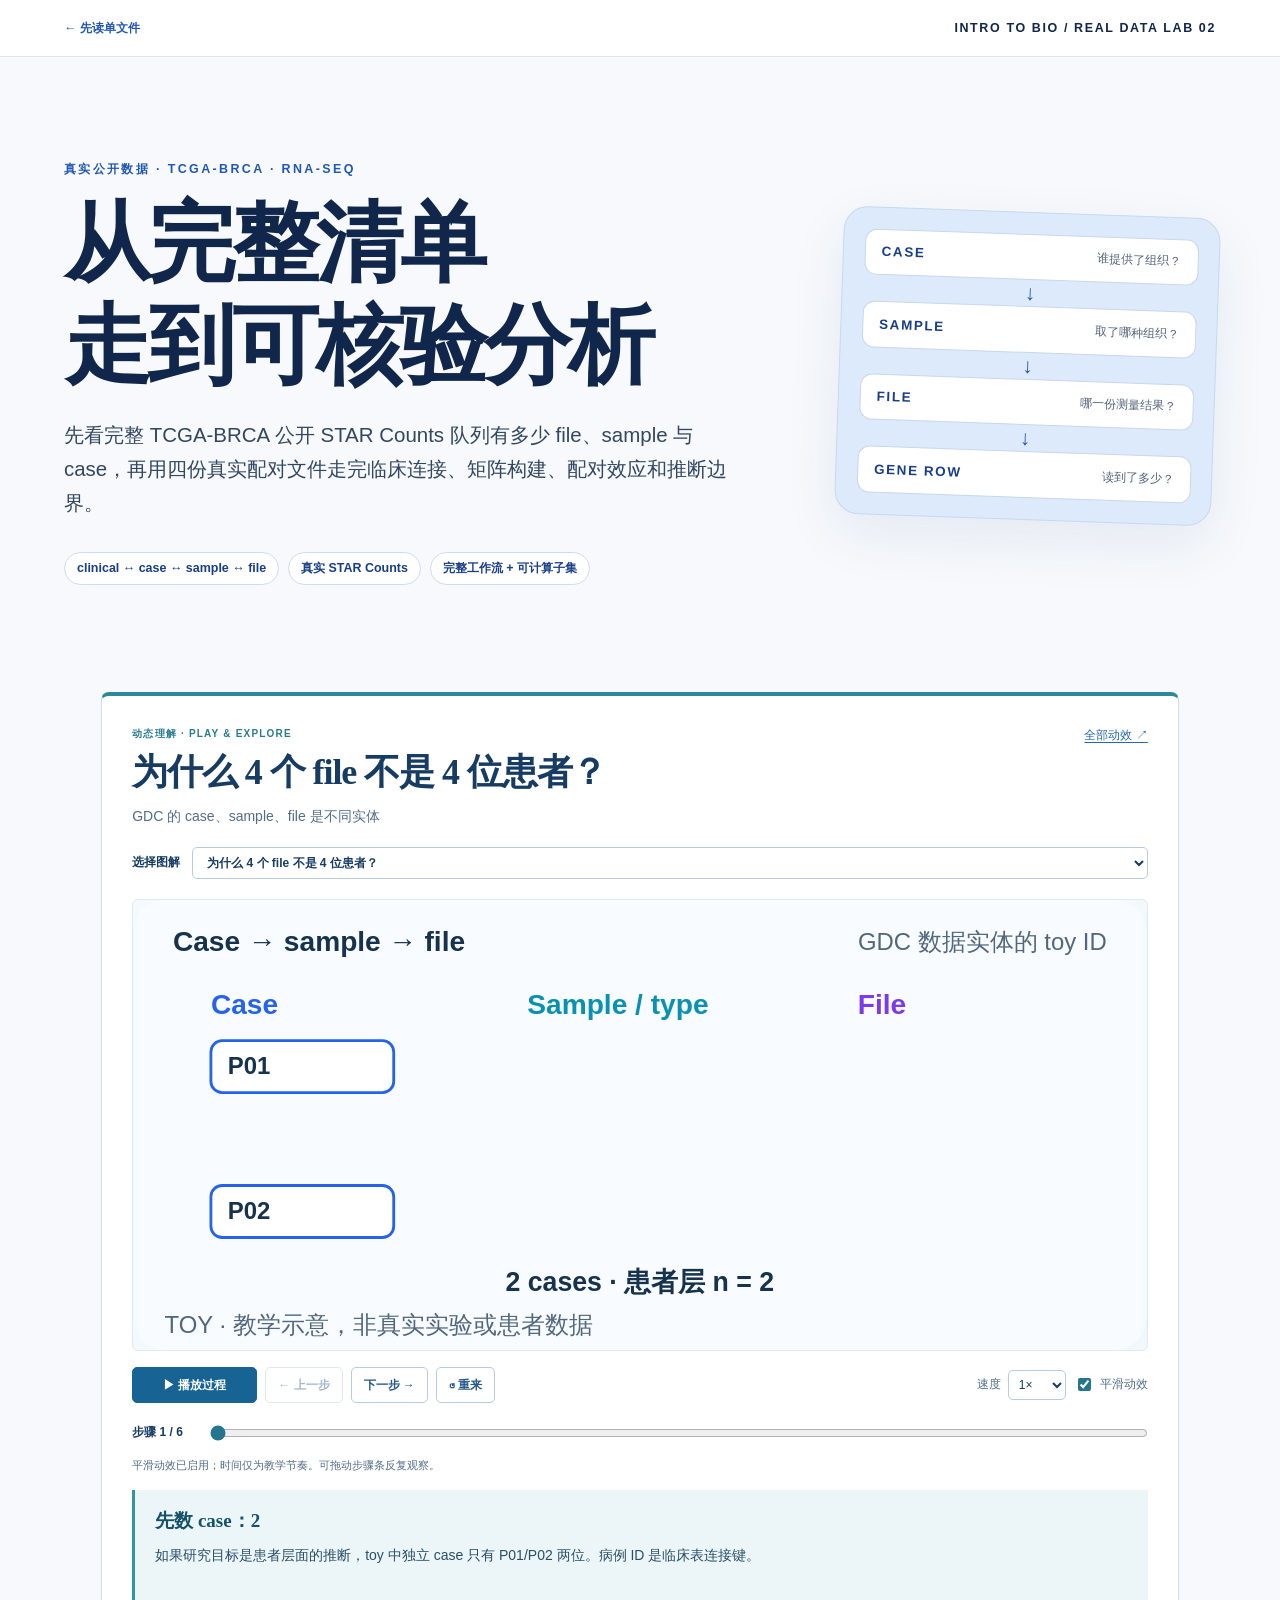
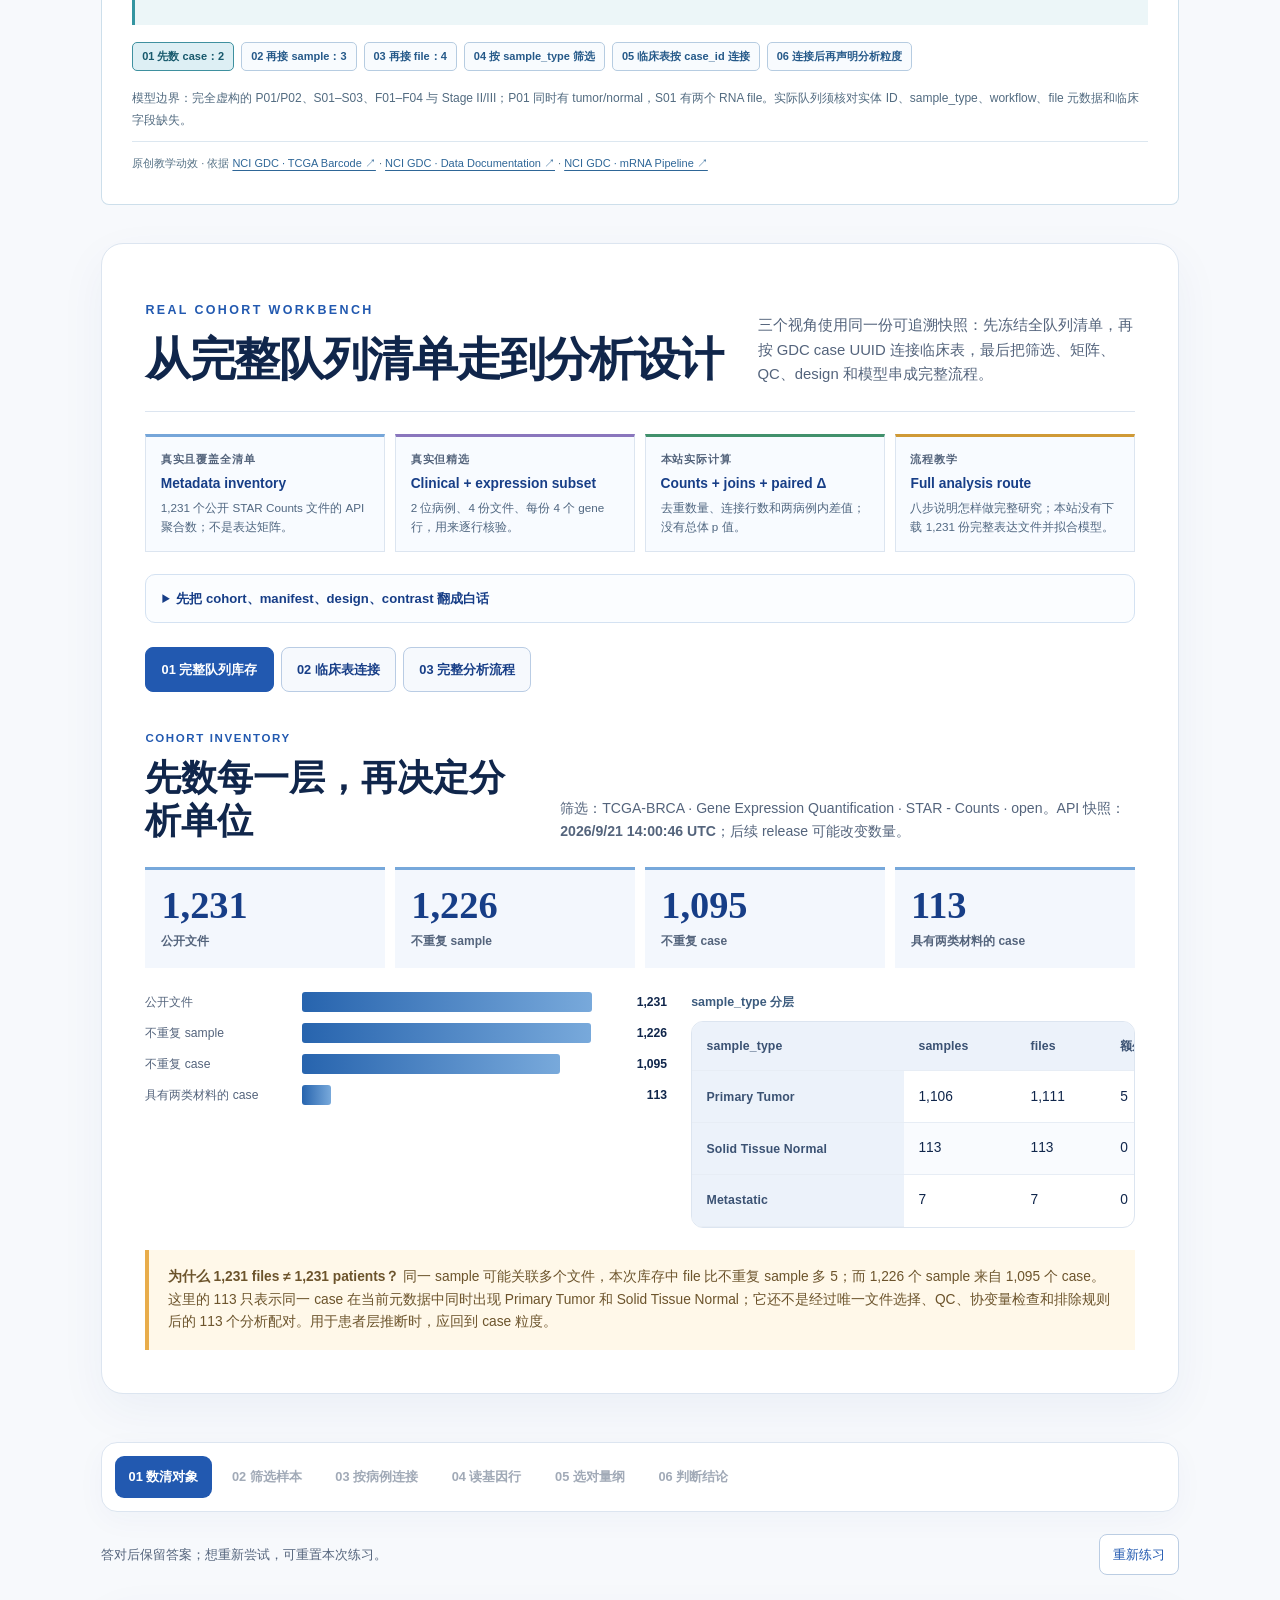
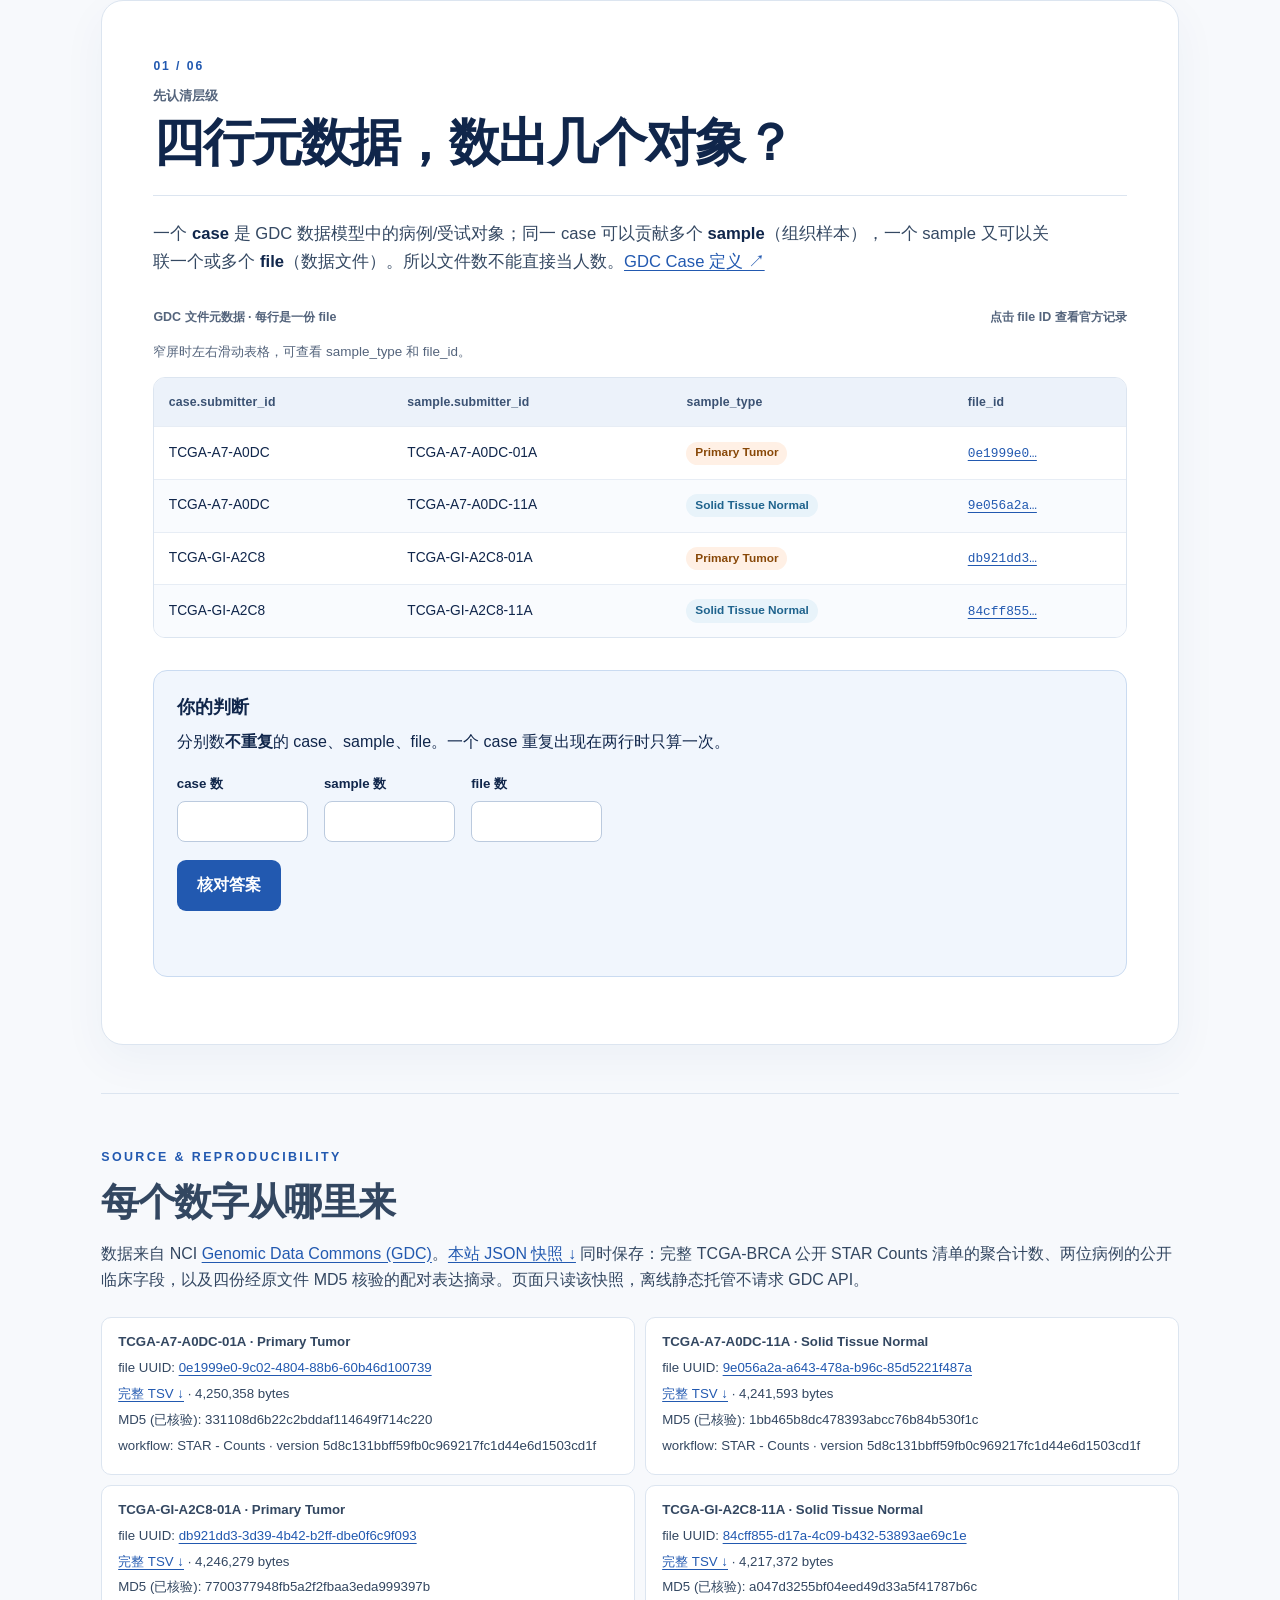
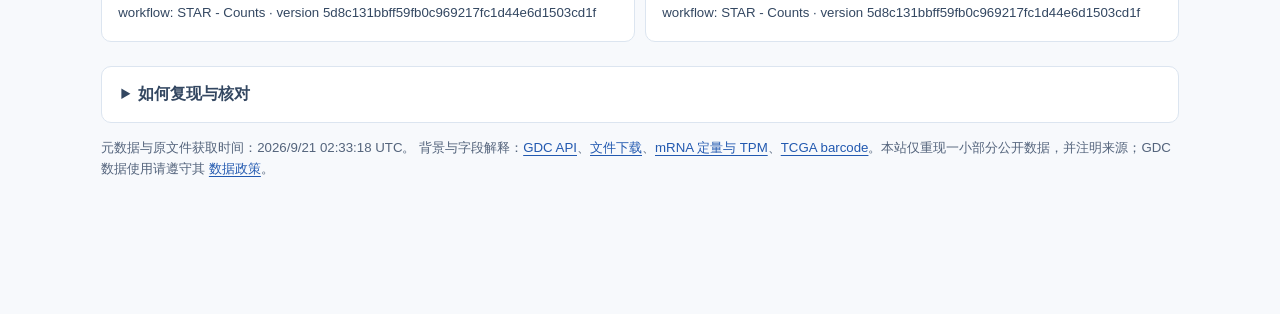
<file: real-cohort-lab.html>
<!doctype html>
<html lang="zh-CN">
<head>
  <meta charset="utf-8">
  <meta name="viewport" content="width=device-width, initial-scale=1">
  <meta name="description" content="从完整 TCGA-BRCA 队列清单到四份真实配对 RNA-seq 文件：练习 case/sample/file/clinical 连接、队列筛选、raw counts、TPM、配对效应与分析边界。">
  <link rel="icon" href="data:,">
  <title>真实队列实验室 · TCGA-BRCA | Intro to Bio</title>
  <link rel="stylesheet" href="./real-cohort-lab.css">
  <link rel="stylesheet" href="bio-motion.css">
  <script src="textbook-data.js" defer></script>
  <script src="bio-motion-data.js" defer></script>
  <script src="bio-motion.js" defer></script>
  <script src="./real-cohort-lab.js" defer></script>
  <script src="textbook-terminology.js" defer></script>
  <script src="./cohort-workbench.js" defer></script>
  <script src="legacy-terminology.js" defer></script>
</head>
<body>
  <header class="topbar">
    <a class="home-link" href="./real-data-walkthrough.html">← 先读单文件</a>
    <span>INTRO TO BIO / REAL DATA LAB 02</span>
  </header>
  <a class="skip-link" href="#workspace">跳到数据练习</a>
  <main>
    <section class="hero" aria-labelledby="page-title">
      <div class="hero-copy">
        <p class="eyebrow">真实公开数据 · TCGA-BRCA · RNA-Seq</p>
        <h1 id="page-title">从完整清单<br>走到可核验分析</h1>
        <p class="lead">先看完整 TCGA-BRCA 公开 STAR Counts 队列有多少 file、sample 与 case，再用四份真实配对文件走完临床连接、矩阵构建、配对效应和推断边界。</p>
        <div class="hero-tags"><span>clinical ↔ case ↔ sample ↔ file</span><span>真实 STAR Counts</span><span>完整工作流 + 可计算子集</span></div>
      </div>
      <div class="hero-diagram" aria-label="病例到样本到文件再到基因读数的示意图">
        <div><b>CASE</b><small>谁提供了组织？</small></div><i aria-hidden="true">↓</i>
        <div><b>SAMPLE</b><small>取了哪种组织？</small></div><i aria-hidden="true">↓</i>
        <div><b>FILE</b><small>哪一份测量结果？</small></div><i aria-hidden="true">↓</i>
        <div><b>GENE ROW</b><small>读到了多少？</small></div>
      </div>
    </section>

    <div class="workspace" id="workspace" tabindex="-1">
      <section data-bio-motion="cohort-join,data-leakage" aria-label="队列连接与独立患者的动态图解"></section>
      <section class="cohort-workbench" id="cohort-workbench" aria-labelledby="workbench-title">
        <header><div><p class="eyebrow">REAL COHORT WORKBENCH</p><h2 id="workbench-title">从完整队列清单走到分析设计</h2></div><p>三个视角使用同一份可追溯快照：先冻结全队列清单，再按 GDC case UUID 连接临床表，最后把筛选、矩阵、QC、design 和模型串成完整流程。</p></header>
        <p id="workbench-loading" class="load-state" role="status">正在读取完整队列库存、临床字段与配对子集…</p>
        <div id="workbench-content" hidden>
          <div class="evidence-scope" aria-label="本页四种证据范围"><article><span>真实且覆盖全清单</span><strong>Metadata inventory</strong><p>1,231 个公开 STAR Counts 文件的 API 聚合数；不是表达矩阵。</p></article><article><span>真实但精选</span><strong>Clinical + expression subset</strong><p>2 位病例、4 份文件、每份 4 个基因行，用来逐行核验。</p></article><article><span>本站实际计算</span><strong>Counts + joins + paired Δ</strong><p>去重数量、连接行数和两病例内差值；没有总体 p 值。</p></article><article><span>流程教学</span><strong>Full analysis route</strong><p>八步说明怎样做完整研究；本站没有下载 1,231 份完整表达文件并拟合模型。</p></article></div>
          <details class="workbench-glossary"><summary>先把 cohort、manifest、design、contrast 翻成白话</summary><dl><div><dt>Cohort / 队列</dt><dd>按预先规则纳入的一组病例，不是搜索结果的所有文件。</dd></div><div><dt>Manifest / 清单</dt><dd>要下载的文件 UUID、文件名、MD5 与版本列表。</dd></div><div><dt>Expression matrix / 表达矩阵</dt><dd>通常 gene 为行、sample 为列；列必须能追回 case 与材料。</dd></div><div><dt>Design table / 设计表</dt><dd>与矩阵列一一对齐的 sample_type、case、batch 和协变量表。</dd></div><div><dt>Contrast / 比较</dt><dd>模型中预先指定的比较，例如 paired tumor − normal。</dd></div><div><dt>Provenance / 来源链</dt><dd>从结果追回文件、样本、软件、参数和排除理由的记录。</dd></div></dl></details>
          <div class="workbench-tabs" role="group" aria-label="选择队列分析视角"><button type="button" data-workbench-tab="inventory" aria-pressed="true">01 完整队列库存</button><button type="button" data-workbench-tab="clinical" aria-pressed="false">02 临床表连接</button><button type="button" data-workbench-tab="pipeline" aria-pressed="false">03 完整分析流程</button></div>
          <section class="workbench-panel" id="workbench-inventory" aria-labelledby="inventory-title">
            <div class="workbench-panel-head"><div><span>COHORT INVENTORY</span><h3 id="inventory-title">先数每一层，再决定分析单位</h3></div><p>筛选：TCGA-BRCA · Gene Expression Quantification · STAR - Counts · open。API 快照：<b id="inventory-date"></b>；后续 release 可能改变数量。</p></div>
            <div class="inventory-metrics" id="inventory-metrics"></div>
            <div class="inventory-layout"><div class="inventory-funnel" id="inventory-funnel" aria-label="从文件数到配对病例数的收缩图"></div><div><h4>sample_type 分层</h4><div class="table-scroll" tabindex="0" role="region" aria-label="完整队列按样本类型统计，可横向滚动"><table><thead><tr><th>sample_type</th><th>samples</th><th>files</th><th>额外 file</th></tr></thead><tbody id="inventory-types"></tbody></table></div></div></div>
            <p class="workbench-boundary"><strong>为什么 1,231 files ≠ 1,231 patients？</strong> 同一 sample 可能关联多个文件，本次库存中 file 比不重复 sample 多 5；而 1,226 个 sample 来自 1,095 个 case。这里的 113 只表示同一 case 在当前元数据中同时出现 Primary Tumor 和 Solid Tissue Normal；它还不是经过唯一文件选择、QC、协变量检查和排除规则后的 113 个分析配对。用于患者层推断时，应回到 case 粒度。</p>
          </section>
          <section class="workbench-panel" id="workbench-clinical" aria-labelledby="clinical-title" hidden>
            <div class="workbench-panel-head"><div><span>CLINICAL JOIN</span><h3 id="clinical-title">临床表该用哪个 key 连接？</h3></div><p>左表是一行一个 case 的公开临床字段；右表是一行一份 file 的 assay 元数据。切换连接键，看行数和独立病例数怎样变化。</p></div>
            <p class="id-clarifier"><strong>先分清两种病例标识：</strong><code>TCGA-A7-A0DC</code> 是方便人阅读的 <code>case.submitter_id</code>；真正用于本站连接的是 GDC 提供的 UUID 字段 <code>case_id</code>。两张表必须使用同一种 key。</p>
            <div class="clinical-pair"><div><h4>Clinical · case grain</h4><div class="table-scroll"><table><thead><tr><th>case.submitter_id</th><th>case_id · UUID</th><th>stage</th><th>vital_status</th><th>last follow-up</th></tr></thead><tbody id="clinical-rows"></tbody></table></div></div><div><h4>Assay · file grain</h4><div class="table-scroll"><table><thead><tr><th>case.submitter_id</th><th>case_id · UUID</th><th>sample.submitter_id</th><th>sample_type</th><th>file_id</th></tr></thead><tbody id="assay-rows"></tbody></table></div></div></div>
            <div class="join-key-controls" role="group" aria-label="选择临床表连接键"><span>JOIN ON</span><button type="button" data-join-key="case_id" aria-pressed="true">case_id</button><button type="button" data-join-key="sample_id" aria-pressed="false">sample_id</button><button type="button" data-join-key="file_id" aria-pressed="false">file_id</button><b id="join-key-token">case_id</b></div>
            <div class="result-bar" id="clinical-join-summary" aria-live="polite"></div><p class="join-empty" id="join-empty" hidden>∅ 没有匹配行</p><div class="table-scroll" id="clinical-join-table"><table><thead><tr><th>case</th><th>sample</th><th>type</th><th>stage</th><th>vital</th><th>file</th></tr></thead><tbody id="clinical-join-result"></tbody></table></div>
            <div class="survival-interpretation"><h4>Join 成功以后，仍不能直接得到 survival label</h4><div class="table-scroll"><table><thead><tr><th>case</th><th>事件状态</th><th>可用时间</th><th>在死亡终点分析中怎样读</th></tr></thead><tbody id="clinical-survival-rows"></tbody></table></div><p>GDC 的生存分析需要事件状态和到死亡或随访的时间。<code>Alive</code> 只说明当前没有记录死亡事件；若最后随访时间也是 NA，就没有可用的 time-to-event 记录，不能填 0。</p><a href="https://docs.gdc.cancer.gov/Data_Portal/Users_Guide/clinical_data_analysis/" target="_blank" rel="noopener noreferrer">来源：GDC Clinical Data Analysis ↗</a></div>
            <p class="workbench-boundary">公开字段中的 <code>days_to_last_follow_up = NA</code> 仍是缺失值；不能只因 <code>vital_status = Alive</code> 就自行补成删失时间。临床结局分析必须同时定义 time zero、事件和可用观察时间。</p>
          </section>
          <section class="workbench-panel" id="workbench-pipeline" aria-labelledby="pipeline-heading" hidden>
            <div class="workbench-panel-head"><div><span>END-TO-END ANALYSIS</span><h3 id="pipeline-heading">从 API 查询到可复现结论的八个关口</h3></div><p>播放或逐步点击。每一步都明确输出物，以及最容易把数据意义弄错的地方。</p></div>
            <div class="pipeline-rail" id="pipeline-steps" role="group" aria-label="完整队列分析步骤"></div><div class="pipeline-progress"><i id="pipeline-progress"></i></div>
            <div class="pipeline-controls"><button type="button" id="pipeline-play" aria-pressed="false">▶ 播放完整流程</button><button type="button" id="pipeline-prev">← 上一步</button><button type="button" id="pipeline-next">下一步 →</button><output id="pipeline-counter"></output></div>
            <div class="pipeline-stage"><div><span>当前问题</span><h4 id="pipeline-title" tabindex="-1"></h4><p id="pipeline-body"></p></div><dl><div><dt>应保存的输出物</dt><dd id="pipeline-artifact"></dd></div><div><dt>这一关的边界</dt><dd id="pipeline-guard"></dd></div></dl></div>
            <div class="pair-effect"><header><div><span>REAL PAIRED SUBSET</span><h4>用真实数值看 within-case 差值</h4></div><div><label>gene <select id="pair-gene"></select></label><label>尺度 <select id="pair-metric"><option value="tpm_unstranded">TPM</option><option value="unstranded">raw count</option></select></label></div></header><div id="pair-bars" class="pair-bars"></div><p id="pair-effect-summary" class="table-note"></p></div>
            <details class="cohort-query"><summary>查看完整队列筛选条件与扩展方式</summary><pre><code>project = TCGA-BRCA&#10;data_type = Gene Expression Quantification&#10;workflow = STAR - Counts&#10;access = open&#10;&#10;files → sample sheet / manifest&#10;case_id (GDC UUID) → clinical table&#10;sample_id → expression matrix columns&#10;raw count + design → count model</code></pre><p>本站把完整 API metadata 库存和一个经 MD5 核验的四文件子集分开保存。全队列统计应重新下载完整 manifest、表达文件与临床表，并冻结当次 release；不能把本站四行基因摘录当成完整矩阵，也不能把流程动画误称为已经拟合的统计模型。</p></details>
          </section>
        </div>
      </section>
      <nav class="stage-nav" aria-label="实验步骤"><ol id="stage-nav-list"></ol></nav>
      <div class="restart-row"><p>答对后保留答案；想重新尝试，可重置本次练习。</p><button id="restart-lab" type="button">重新练习</button></div>
      <div id="load-error" class="load-error" role="alert" hidden></div>
      <p id="load-state" class="load-state" role="status">正在读取随页面保存的、经 GDC 原文件 MD5 校验的小型快照…</p>

      <section class="stage" data-stage="0" hidden aria-labelledby="s1-title">
        <div class="stage-heading"><span class="stage-number">01 / 06</span><p>先认清层级</p><h2 id="s1-title">四行元数据，数出几个对象？</h2></div>
        <p class="concept">一个 <strong>case</strong> 是 GDC 数据模型中的病例/受试对象；同一 case 可以贡献多个 <strong>sample</strong>（组织样本），一个 sample 又可以关联一个或多个 <strong>file</strong>（数据文件）。所以文件数不能直接当人数。<a href="https://docs.gdc.cancer.gov/Encyclopedia/pages/Case/" target="_blank" rel="noopener noreferrer">GDC Case 定义 ↗</a></p>
        <div class="data-caption"><span>GDC 文件元数据 · 每行是一份 file</span><span>点击 file ID 查看官方记录</span></div>
        <p class="table-note">窄屏时左右滑动表格，可查看 sample_type 和 file_id。</p>
        <div class="table-scroll" tabindex="0" role="region" aria-label="四份文件的元数据表，可横向滚动"><table><thead><tr><th>case.submitter_id</th><th>sample.submitter_id</th><th>sample_type</th><th>file_id</th></tr></thead><tbody id="metadata-rows"></tbody></table></div>
        <form id="count-form" class="quiz-card">
          <h3>你的判断</h3><p>分别数<strong>不重复</strong>的 case、sample、file。一个 case 重复出现在两行时只算一次。</p>
          <div class="count-inputs"><label>case 数 <input name="cases" type="number" min="0" max="10" required inputmode="numeric"></label><label>sample 数 <input name="samples" type="number" min="0" max="10" required inputmode="numeric"></label><label>file 数 <input name="files" type="number" min="0" max="10" required inputmode="numeric"></label></div>
          <button class="check-button" type="submit">核对答案</button><p class="feedback" aria-live="polite"></p>
        </form>
        <div class="reveal" hidden><strong>把它想成数据库的三张表。</strong> case ID 是病例键，sample ID 是一次组织采样的键，file UUID 是一份输出文件的键。这里每个病例正好有两种 sample；这是我们挑出的练习子集，不代表整个 TCGA-BRCA 的结构。<a href="https://docs.gdc.cancer.gov/Data/Data_Model/GDC_Data_Model/" target="_blank" rel="noopener noreferrer">GDC Data Model ↗</a></div>
        <button class="next-button" type="button" hidden>继续：筛选样本 →</button>
      </section>

      <section class="stage" data-stage="1" hidden aria-labelledby="s2-title">
        <div class="stage-heading"><span class="stage-number">02 / 06</span><p>筛选 sample_type</p><h2 id="s2-title">哪些是肿瘤样本？</h2></div>
        <p class="concept"><strong>sample_type</strong> 是元数据字段。这里有 <em>Primary Tumor</em> 和 <em>Solid Tissue Normal</em> 两类。TCGA barcode 中的 01 与 11 也编码样本类型，但实际筛选先看显式字段，并保留原标签。<a href="https://docs.gdc.cancer.gov/Encyclopedia/pages/TCGA_Barcode/" target="_blank" rel="noopener noreferrer">TCGA Barcode ↗</a></p>
        <p class="task-prompt">请选择所有 <strong>Primary Tumor</strong> 样本。按 sample 选择，不要按 case 选择。</p>
        <div id="sample-choices" class="choice-grid"></div>
        <button class="check-button" id="check-filter" type="button">检查筛选</button><p class="feedback" aria-live="polite"></p>
        <div class="reveal" hidden><strong>同一病例也可能有不同组织类型。</strong> 这里每个 case 各有一份 Primary Tumor 和一份 Solid Tissue Normal。后者是 GDC 的样本分类名称，不表示“完全健康”，也不是独立人群的对照组。文件之间仍需用 case ID 配对。</div>
        <button class="next-button" type="button" hidden>继续：按 case 连接 →</button>
      </section>

      <section class="stage" data-stage="2" hidden aria-labelledby="s3-title">
        <div class="stage-heading"><span class="stage-number">03 / 06</span><p>做一次 join</p><h2 id="s3-title">给每份肿瘤找到同案正常组织</h2></div>
        <p class="concept">数据库语言是 <code>tumor.case_id = normal.case_id</code>。sample 的末尾 <code>-01A</code> 与 <code>-11A</code> 告诉你类型，但配对是否同一病例，应该核对完整的 <strong>case ID</strong>。<a href="https://docs.gdc.cancer.gov/Data/Data_Model/GDC_Data_Model/" target="_blank" rel="noopener noreferrer">GDC 关系模型 ↗</a></p>
        <div id="join-choices" class="join-grid"></div>
        <button class="check-button" id="check-join" type="button">检查配对</button><p class="feedback" aria-live="polite"></p>
        <div class="reveal" hidden><strong>配对是数据结构，不是实验结论。</strong> 这两对文件可按病例比较观察值；还没有检验统计差异，也不知道正常组织的细胞组成、取材位置或任何临床结局。</div>
        <button class="next-button" type="button" hidden>继续：打开基因表 →</button>
      </section>

      <section class="stage" data-stage="3" hidden aria-labelledby="s4-title">
        <div class="stage-heading"><span class="stage-number">04 / 06</span><p>读懂一个数</p><h2 id="s4-title">基因的 0 和高值说明什么？</h2></div>
        <p class="concept">GDC 的 STAR 流程把测序片段比对到参考基因组，再给基因计数。<code>unstranded</code> 是本文件中的原始基因读数；<code>tpm_unstranded</code> 是由读数计算出的标准化量。下面只展示完整 TSV 中的四条真实基因行；原文件还包含更多基因与 QC 行。<a href="https://docs.gdc.cancer.gov/Data/Bioinformatics_Pipelines/Expression_mRNA_Pipeline/" target="_blank" rel="noopener noreferrer">GDC mRNA 流程 ↗</a></p>
        <label class="gene-picker">查看基因 <select id="gene-picker"></select></label>
        <div class="table-scroll" tabindex="0" role="region" aria-label="四份文件的基因读数表，可横向滚动"><table><thead><tr><th>case</th><th>sample_type</th><th>gene_id</th><th>gene_name</th><th>unstranded<br><small>raw count</small></th><th>tpm_unstranded<br><small>TPM</small></th></tr></thead><tbody id="gene-rows"></tbody></table></div>
        <p class="table-note">字段名与小数位保留自 GDC TSV；上表不是整份表达矩阵。切换基因可见不同观察值。</p>
        <fieldset class="quiz-card" id="zero-quiz"><legend>如果 INS 在某份文件里 <code>unstranded = 0</code>，可以怎么读？</legend><label><input type="radio" name="zero" value="absent"> 该病例的 INS 基因不存在</label><label><input type="radio" name="zero" value="observed"> 在这份样本、该流程和注释下，分配给 INS 的 unstranded 读数为 0</label><label><input type="radio" name="zero" value="clinical"> 此人没有胰岛素，也可据此诊断</label></fieldset>
        <button class="check-button" id="check-zero" type="button">检查解释</button><p class="feedback" aria-live="polite"></p>
        <div class="reveal" hidden><strong>0 是测量结果，不是“生物学上绝对不存在”。</strong> 读深、组织中细胞比例、转录本水平、比对和注释都会影响观测。一个很高的数也只是该样本在该流程下的较高读数；不能单凭这四行解释原因。</div>
        <button class="next-button" type="button" hidden>继续：选择量纲 →</button>
      </section>

      <section class="stage" data-stage="4" hidden aria-labelledby="s5-title">
        <div class="stage-heading"><span class="stage-number">05 / 06</span><p>raw counts 与 TPM</p><h2 id="s5-title">同一个基因，为何有两列数？</h2></div>
        <p class="concept">举例看 <strong>ESR1</strong>：同一行同时有原始 <code>unstranded</code> 与 <code>tpm_unstranded</code>。TPM 结合基因长度与样本总量做相对尺度转换；两列单位不同，不能把它们当作重复测量。<a href="https://docs.gdc.cancer.gov/Data/Bioinformatics_Pipelines/Expression_mRNA_Pipeline/" target="_blank" rel="noopener noreferrer">GDC TPM 计算说明 ↗</a></p>
        <div id="metric-comparison" class="metric-comparison"></div>
        <div class="quiz-card metric-quiz"><h3>把字段放到合适的任务</h3>
          <label>① 将来若有足够重复与合理设计，要给基于计数分布的差异表达模型输入哪列？<select id="de-field"><option value="">请选择</option><option value="unstranded">unstranded</option><option value="tpm_unstranded">tpm_unstranded</option></select></label>
          <label>② 想展示这个样本中经过长度/总量换算的相对表达量，先看哪列？<select id="display-field"><option value="">请选择</option><option value="unstranded">unstranded</option><option value="tpm_unstranded">tpm_unstranded</option></select></label>
        </div>
        <button class="check-button" id="check-metric" type="button">检查用途</button><p class="feedback" aria-live="polite"></p>
        <div class="reveal" hidden><strong>数据用途取决于问题。</strong> raw counts 保留计数特性，是计数模型常用输入；TPM 可作描述性展示和探索。TPM 不是基因拷贝数，也不是 0–100 的百分比；跨样本 TPM 差别仍会受组成及采样影响，不能自行当作显著性检验。</div>
        <button class="next-button" type="button" hidden>继续：判断结论 →</button>
      </section>

      <section class="stage" data-stage="5" hidden aria-labelledby="s6-title">
        <div class="stage-heading"><span class="stage-number">06 / 06</span><p>推断边界</p><h2 id="s6-title">现在你能说什么？</h2></div>
        <p class="concept">我们是<strong>有意选出</strong>两组有配对样本的病例，仅保留四个基因行，没有完整样本质控、临床结局、混杂因素或足够的独立重复。下面选出<strong>仅凭本页数据能够核验</strong>的陈述。</p>
        <div id="claim-choices" class="claim-grid"></div>
        <button class="check-button" id="check-claims" type="button">检查结论</button><p class="feedback" aria-live="polite"></p>
        <div class="reveal" hidden><strong>能描述观察值，不能替代研究设计。</strong> 此页不能宣称“某基因在乳腺癌中显著上调”、推断肿瘤导致了变化、估计总体效应，或预测治疗效果。若要做差异表达，需要明确生物学重复、比较组、质控、潜在混杂因素与统计模型；若要做临床问题，还要取得相应临床资料并定义结局。</div>
        <div id="completion" class="completion" hidden><span>LAB COMPLETE</span><h3>你已从文件走回数据含义</h3><p>下一次拿到任何组学表，先问：一行是什么对象？一列是什么测量？如何连接到 sample 和 case？数字的单位是什么？哪些结论需要更多设计和数据？</p><a href="./index.html">回到课程首页 →</a></div>
      </section>

      <section class="sources" aria-labelledby="sources-title">
        <p class="eyebrow">SOURCE & REPRODUCIBILITY</p><h2 id="sources-title">每个数字从哪里来</h2>
        <p>数据来自 NCI <a href="https://portal.gdc.cancer.gov/" target="_blank" rel="noopener noreferrer">Genomic Data Commons (GDC)</a>。<a href="./data/gdc-tcga-brca-paired-star-counts-snapshot.json" download>本站 JSON 快照 ↓</a> 同时保存：完整 TCGA-BRCA 公开 STAR Counts 清单的聚合计数、两位病例的公开临床字段，以及四份经原文件 MD5 核验的配对表达摘录。页面只读该快照，离线静态托管不请求 GDC API。</p>
        <div id="source-files" class="source-files"></div>
        <details><summary>如何复现与核对</summary><ol><li>向 GDC <code>/files</code> 端点提交快照中的 project、data_type、workflow 与 access 过滤条件；分别对 file、sample、case 去重，并按 sample_type 汇总。</li><li>通过 <code>case_id</code> 到 <code>/cases</code> 端点取得 clinical/demographic/diagnosis 字段；不要用 sample_id 或 file_id 直接连接病例级临床表。</li><li>点击下方每份 <strong>file_id</strong>，核对 <code>cases</code>、<code>samples</code>、<code>analysis</code>、<code>md5sum</code>；再从 <code>/data/{file_id}</code> 下载完整 TSV 并核对 MD5。</li><li>按原 TSV 的 <code>gene_name</code> 精确选出 TSPAN6、ESR1、ERBB2、INS 四行。本站未修改表达值；这些行只支持教学计算，不等于完整表达矩阵。</li></ol></details>
        <p class="source-notes">背景与字段解释：<a href="https://docs.gdc.cancer.gov/API/Users_Guide/Search_and_Retrieval/" target="_blank" rel="noopener noreferrer">GDC API</a>、<a href="https://docs.gdc.cancer.gov/API/Users_Guide/Downloading_Files/" target="_blank" rel="noopener noreferrer">文件下载</a>、<a href="https://docs.gdc.cancer.gov/Data/Bioinformatics_Pipelines/Expression_mRNA_Pipeline/" target="_blank" rel="noopener noreferrer">mRNA 定量与 TPM</a>、<a href="https://docs.gdc.cancer.gov/Encyclopedia/pages/TCGA_Barcode/" target="_blank" rel="noopener noreferrer">TCGA barcode</a>。本站仅重现一小部分公开数据，并注明来源；GDC 数据使用请遵守其 <a href="https://gdc.cancer.gov/about-gdc/gdc-policies" target="_blank" rel="noopener noreferrer">数据政策</a>。</p>
      </section>
    </div>
  </main>
</body>
</html>
</file>
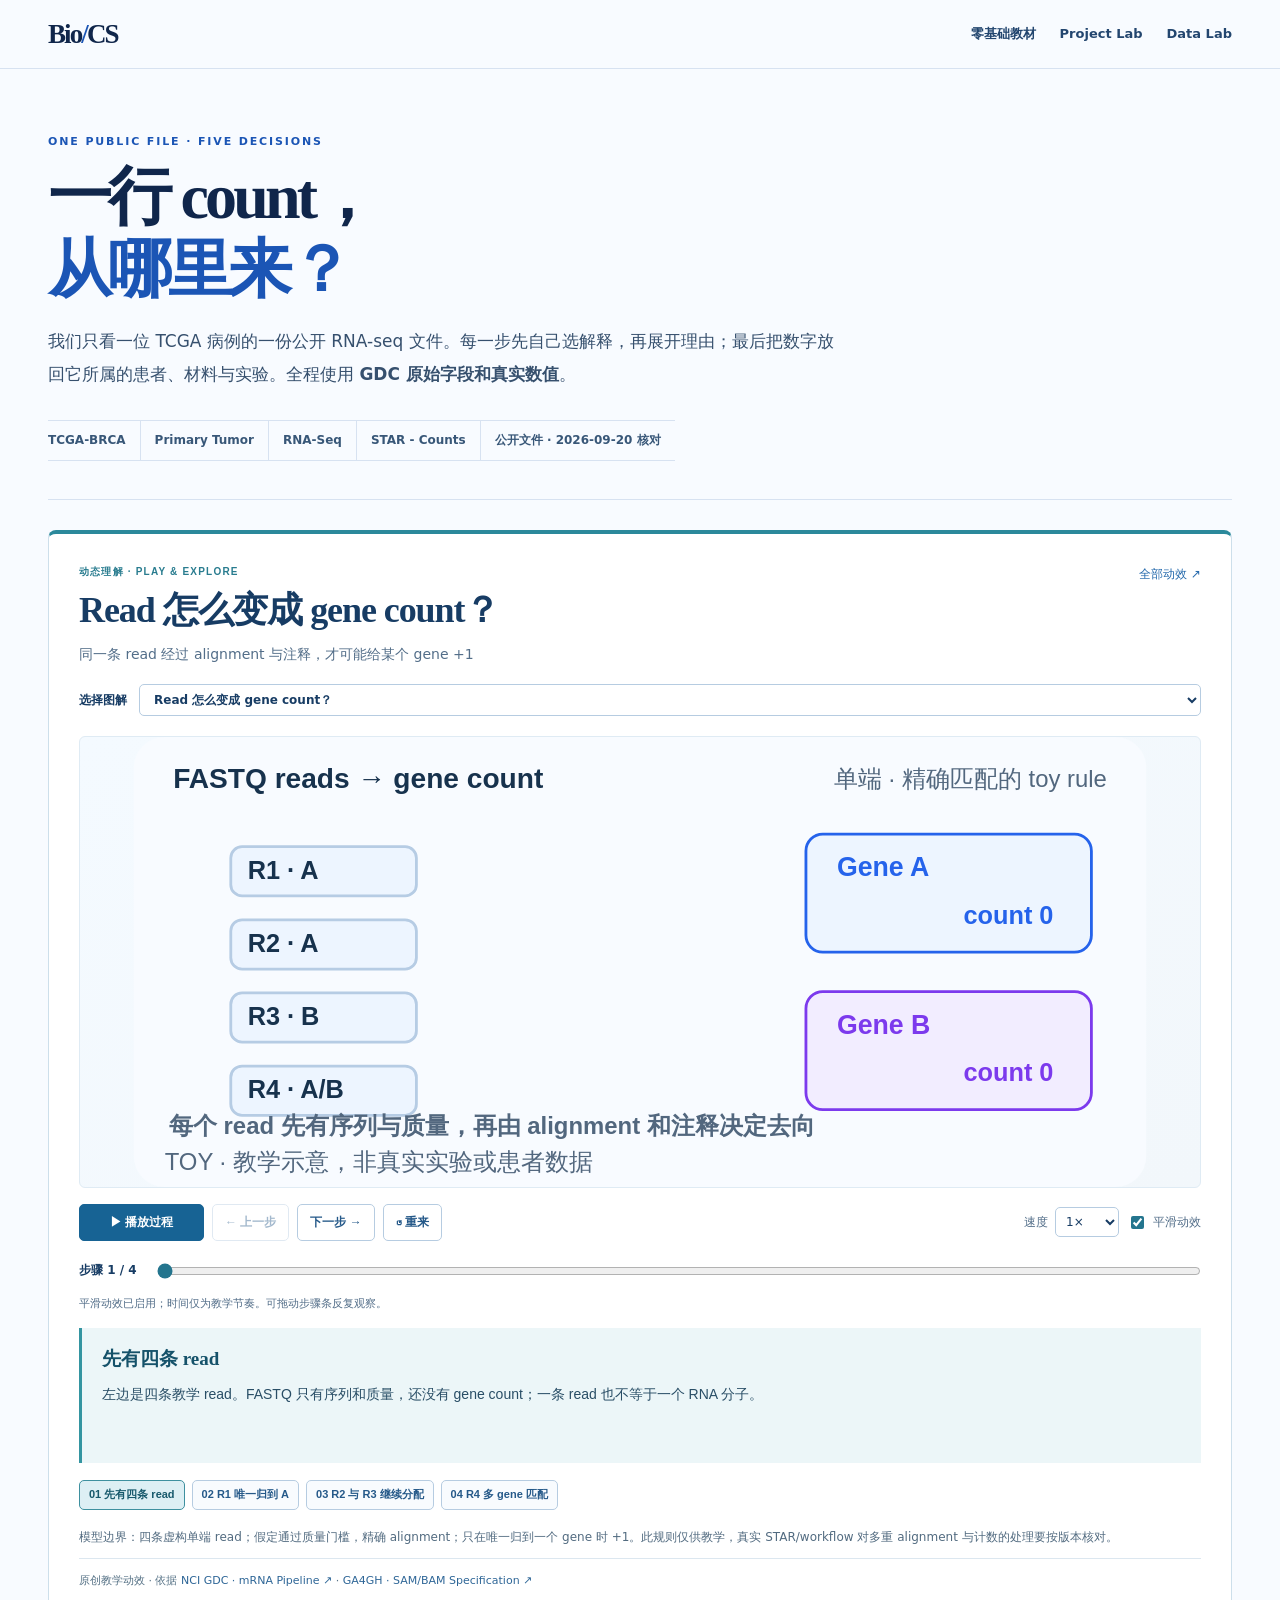
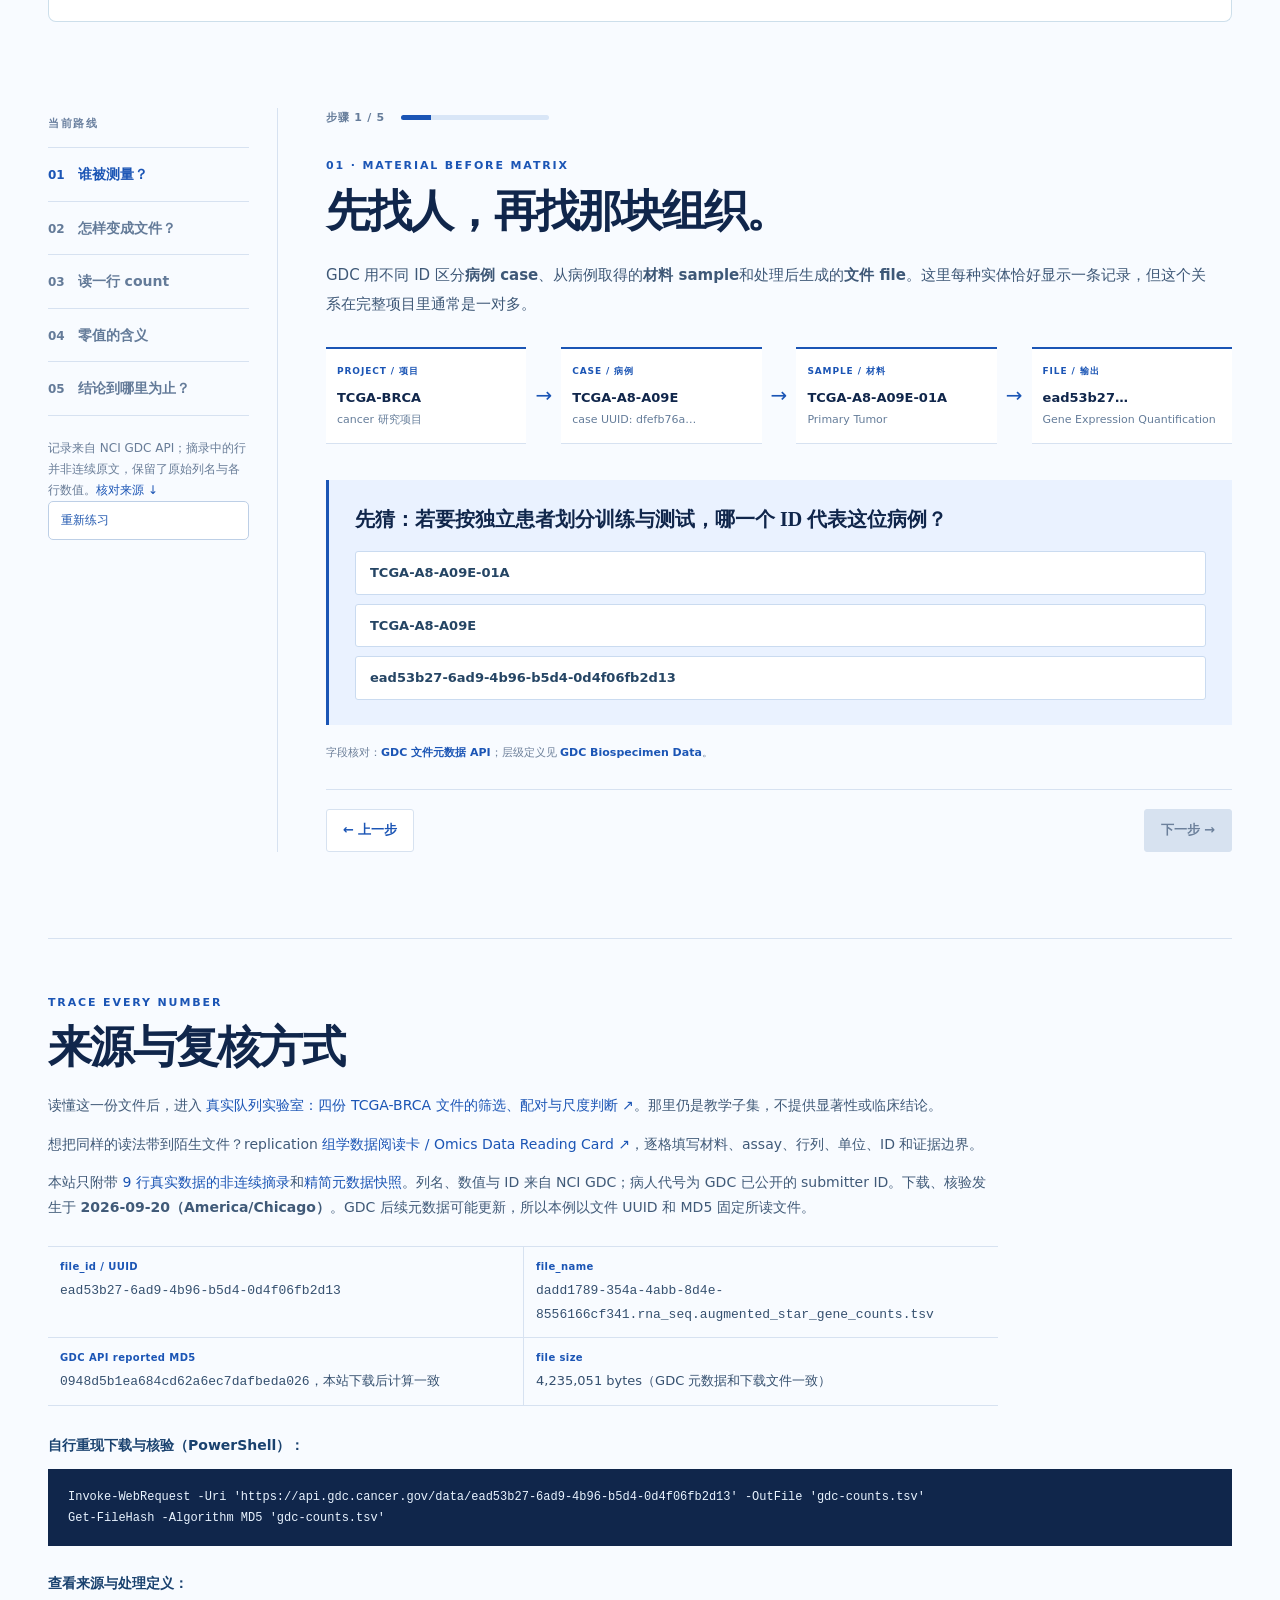
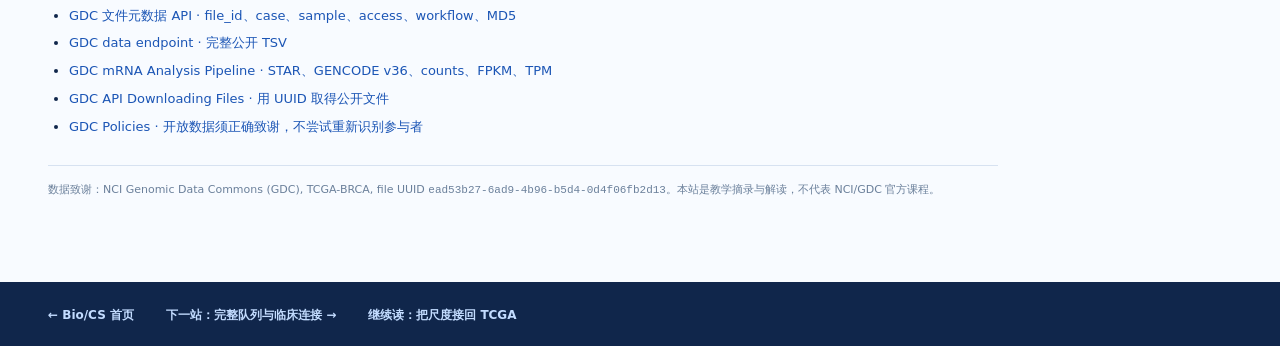
<file: real-data-walkthrough.html>
<!doctype html>
<html lang="zh-CN">
<head>
  <meta charset="utf-8">
  <meta name="viewport" content="width=device-width, initial-scale=1">
  <meta name="description" content="用一份真实公开 TCGA-BRCA RNA-seq STAR Counts 文件，从 case、sample、file 一步步读到原始计数、零值和推断边界。">
  <title>读懂一份真实 TCGA RNA 文件 · Bio/CS</title>
  <link rel="icon" href="assets/favicon.svg" type="image/svg+xml">
  <link rel="stylesheet" href="real-data-walkthrough.css">
  <link rel="stylesheet" href="bio-motion.css">
  <script src="textbook-data.js" defer></script>
  <script src="bio-motion-data.js" defer></script>
  <script src="bio-motion.js" defer></script>
  <script src="real-data-walkthrough.js" defer></script>
  <script src="textbook-terminology.js" defer></script>
  <script src="legacy-terminology.js" defer></script>
</head>
<body>
  <a class="skip-link" href="#lesson">跳到练习</a>
  <header class="site-header">
    <div class="header-inner">
      <a class="brand" href="index.html" aria-label="Bio/CS 首页">Bio<span>/</span>CS</a>
      <nav aria-label="网站导航"><a href="textbook.html#b01">零基础教材</a><a href="project-lab.html">Project Lab</a><a href="data-lab.html">Data Lab</a></nav>
    </div>
  </header>

  <main id="lesson" class="page-shell" tabindex="-1">
    <div class="intro">
      <p class="eyebrow">ONE PUBLIC FILE · FIVE DECISIONS</p>
      <h1>一行 count，<br><em>从哪里来？</em></h1>
      <p class="lede">我们只看一位 TCGA 病例的一份公开 RNA-seq 文件。每一步先自己选解释，再展开理由；最后把数字放回它所属的患者、材料与实验。全程使用 <strong>GDC 原始字段和真实数值</strong>。</p>
      <p class="provenance-strip"><span>TCGA-BRCA</span><span>Primary Tumor</span><span>RNA-Seq</span><span>STAR - Counts</span><span>公开文件 · 2026-09-20 核对</span></p>
    </div>

    <section data-bio-motion="read-count,cohort-join" aria-label="先动态认识文件的生成与 ID 层级"></section>
    <div class="workbench">
      <aside class="rail" aria-label="练习步骤">
        <p class="rail-label">当前路线</p>
        <ol id="step-list">
          <li data-step-index="0"><button type="button">01 <span>谁被测量？</span></button></li>
          <li data-step-index="1"><button type="button">02 <span>怎样变成文件？</span></button></li>
          <li data-step-index="2"><button type="button">03 <span>读一行 count</span></button></li>
          <li data-step-index="3"><button type="button">04 <span>零值的含义</span></button></li>
          <li data-step-index="4"><button type="button">05 <span>结论到哪里为止？</span></button></li>
        </ol>
        <p class="rail-note">记录来自 NCI GDC API；摘录中的行并非连续原文，保留了原始列名与各行数值。<a href="#sources">核对来源 ↓</a></p>
        <button type="button" id="restart-walkthrough">重新练习</button>
      </aside>

      <div class="stage-area">
        <div class="stage-position"><span id="progress-label">步骤 1 / 5</span><div class="progress-track" aria-hidden="true"><span id="progress-fill"></span></div></div>

        <section class="stage" data-stage="0" aria-labelledby="stage-0-title">
          <span class="stage-kicker">01 · MATERIAL BEFORE MATRIX</span>
          <h2 id="stage-0-title">先找人，再找那块组织。</h2>
          <p>GDC 用不同 ID 区分<strong>病例 case</strong>、从病例取得的<strong>材料 sample</strong>和处理后生成的<strong>文件 file</strong>。这里每种实体恰好显示一条记录，但这个关系在完整项目里通常是一对多。</p>
          <div class="lineage" aria-label="这个真实文件的病例、样本与文件关系">
            <div><small>PROJECT / 项目</small><strong>TCGA-BRCA</strong><p>癌症研究项目</p></div>
            <span aria-hidden="true">→</span>
            <div><small>CASE / 病例</small><strong>TCGA-A8-A09E</strong><p>case UUID: dfefb76a…</p></div>
            <span aria-hidden="true">→</span>
            <div><small>SAMPLE / 材料</small><strong>TCGA-A8-A09E-01A</strong><p>Primary Tumor</p></div>
            <span aria-hidden="true">→</span>
            <div><small>FILE / 输出</small><strong>ead53b27…</strong><p>Gene Expression Quantification</p></div>
          </div>
          <div class="quiz" data-quiz>
            <h3>先猜：若要按独立患者划分训练与测试，哪一个 ID 代表这位病例？</h3>
            <div class="choices" role="group" aria-label="选择病例 ID"><button type="button">TCGA-A8-A09E-01A</button><button type="button" data-correct="true">TCGA-A8-A09E</button><button type="button">ead53b27-6ad9-4b96-b5d4-0d4f06fb2d13</button></div>
            <p class="feedback" aria-live="polite" hidden></p>
            <p class="explanation" hidden><strong>为什么：</strong>GDC 返回的 <code>cases.submitter_id</code> 是 TCGA-A8-A09E；<code>cases.samples.submitter_id</code> 才是 TCGA-A8-A09E-01A。样本和文件都嵌套于病例。此题只查 ID 层级，不据此推断任何临床结局。</p>
          </div>
          <p class="source-note">字段核对：<a href="https://api.gdc.cancer.gov/files/ead53b27-6ad9-4b96-b5d4-0d4f06fb2d13?expand=cases,cases.samples,analysis" target="_blank" rel="noopener noreferrer">GDC 文件元数据 API</a>；层级定义见 <a href="https://docs.gdc.cancer.gov/Encyclopedia/pages/Biospecimen_Data/" target="_blank" rel="noopener noreferrer">GDC Biospecimen Data</a>。</p>
        </section>

        <section class="stage" data-stage="1" aria-labelledby="stage-1-title" hidden>
          <span class="stage-kicker">02 · ASSAY TO FILE</span>
          <h2 id="stage-1-title">仪器没有直接吐出“基因表达表”。</h2>
          <p>这份材料的 <strong>experimental_strategy = RNA-Seq</strong>。GDC 的 <strong>workflow_type = STAR - Counts</strong>：测序产生 RNA 来源的读段，软件把读段放到参考序列上，按基因注释生成计数，并附上变换后的 TPM / FPKM。</p>
          <div class="signal-flow" role="img" aria-label="肿瘤样本的 RNA 经文库和测序产生 reads，再经 STAR 比对与计数得到 TSV 文件"><span>组织样本<small>材料</small></span><b>→</b><span>RNA 文库与测序<small>仪器信号</small></span><b>→</b><span>STAR + GENCODE v36<small>算法与注释</small></span><b>→</b><span>counts TSV<small>本练习的文件</small></span></div>
          <dl class="facts"><div><dt>data_type</dt><dd>Gene Expression Quantification</dd></div><div><dt>access</dt><dd>open</dd></div><div><dt>analysis.workflow_version</dt><dd><code>5d8c131bbff59fb0c969217fc1d44e6d1503cd1f</code></dd></div><div><dt>data_release</dt><dd><code>32.0 - 46.0</code>（API 原字段；文件 UUID 与 MD5 固定本例内容）</dd></div></dl>
          <div class="quiz" data-quiz>
            <h3>先猜：这个 <code>.tsv</code> 文件最接近流程中的哪一步？</h3>
            <div class="choices" role="group" aria-label="选择文件阶段"><button type="button">显微镜直接看到的细胞图像</button><button type="button">仪器最初输出的 FASTQ 读段</button><button type="button" data-correct="true">比对与基因计数后形成的表</button></div>
            <p class="feedback" aria-live="polite" hidden></p>
            <p class="explanation" hidden><strong>为什么：</strong>这是处理后的 gene-level 量化文件。表里的 count 依赖参考基因组、GENCODE 注释与 STAR 分配规则，不是细胞内 RNA 分子的逐个绝对点数。</p>
          </div>
          <p class="source-note">处理过程、GRCh38、GENCODE v36、unstranded 及 TPM/FPKM 说明：<a href="https://docs.gdc.cancer.gov/Data/Bioinformatics_Pipelines/Expression_mRNA_Pipeline/" target="_blank" rel="noopener noreferrer">GDC mRNA Analysis Pipeline</a>。</p>
        </section>

        <section class="stage" data-stage="2" aria-labelledby="stage-2-title" hidden>
          <span class="stage-kicker">03 · READ THE TSV</span>
          <h2 id="stage-2-title">一行是 gene，一列不一定是 sample。</h2>
          <p>原文件是<strong>一个样本的一张表</strong>：<code>gene_id</code>、<code>gene_name</code>、<code>gene_type</code> 描述行；后面六列是<strong>同一个样本的不同计数/变换</strong>。开头的 <code>N_</code> 行是非基因汇总行，不能当作 ENSG gene 合并。下表保留原始字段、原值；多行从原文件不同位置摘取。</p>
          <div class="file-label"><span>原文件首行</span><code># gene-model: GENCODE v36</code><a href="data/gdc-tcga-brca-star-counts-excerpt.tsv" download>下载精确摘录 TSV ↓</a></div>
          <p class="table-hint">← 左右滑动表格可查看所有原始字段；滑动时基因名会留在左侧。</p>
          <div class="table-scroll" tabindex="0" aria-label="真实 GDC 文件非连续行摘录，可水平滚动"><table><caption>GDC 原始列名与真实值；非连续摘录，完整文件见页面底部</caption><thead><tr><th>gene_id</th><th>gene_name</th><th>gene_type</th><th>unstranded</th><th>stranded_first</th><th>stranded_second</th><th>tpm_unstranded</th><th>fpkm_unstranded</th><th>fpkm_uq_unstranded</th></tr></thead><tbody><tr class="summary-row"><th>N_unmapped</th><td></td><td></td><td>2976444</td><td>2976444</td><td>2976444</td><td></td><td></td><td></td></tr><tr><th>ENSG00000000003.15</th><td>TSPAN6</td><td>protein_coding</td><td class="highlight">3928</td><td>2013</td><td>1915</td><td>59.4987</td><td>17.2434</td><td>16.5964</td></tr><tr><th>ENSG00000002745.13</th><td>WNT16</td><td>protein_coding</td><td class="highlight">0</td><td>0</td><td>0</td><td>0.0000</td><td>0.0000</td><td>0.0000</td></tr><tr><th>ENSG00000141736.14</th><td>ERBB2</td><td>protein_coding</td><td class="highlight">38670</td><td>21096</td><td>20736</td><td>257.4313</td><td>74.6066</td><td>71.8074</td></tr></tbody></table></div>
          <div class="quiz" data-quiz>
            <h3>先猜：TSPAN6 的 <code>unstranded = 3928</code> 最准确地表示什么？</h3>
            <div class="choices" role="group" aria-label="解释 TSPAN6 count"><button type="button">这块组织有 3928 个 TSPAN6 阳性细胞</button><button type="button" data-correct="true">此样本中按 STAR 规则归到该基因的 unstranded 读段计数</button><button type="button">这个病例有 3928 个 DNA 突变</button></div>
            <p class="feedback" aria-live="polite" hidden></p>
            <p class="explanation" hidden><strong>为什么：</strong>原始 <code>unstranded</code> 是 gene-level count。一个组织含许多细胞；RNA 提取、建库、测序和 read 分配会共同影响这个数字。<code>tpm_unstranded = 59.4987</code> 是另一个尺度，不能与 3928 当同一单位比较。</p>
          </div>
          <p class="source-note">文件摘录来自 <a href="https://api.gdc.cancer.gov/data/ead53b27-6ad9-4b96-b5d4-0d4f06fb2d13" target="_blank" rel="noopener noreferrer">GDC 官方完整 TSV</a>；计数与变换定义见 <a href="https://docs.gdc.cancer.gov/Data/Bioinformatics_Pipelines/Expression_mRNA_Pipeline/" target="_blank" rel="noopener noreferrer">GDC mRNA 管线</a>。</p>
          <p class="source-note">要理解为何同一行还有 TPM / FPKM：<a href="foundations-lab.html#counts">动手切换 raw count、CPM 与 TPM ↗</a>，再读 <a href="textbook.html#q05">Q05–Q07 的分母与用途</a>。这一份文件没有生物重复，不能在这里做差异表达检验。</p>
        </section>

        <section class="stage" data-stage="3" aria-labelledby="stage-3-title" hidden>
          <span class="stage-kicker">04 · ZERO IS A MEASUREMENT RESULT</span>
          <h2 id="stage-3-title">WNT16 = 0：是“没有这个基因”吗？</h2>
          <p>这份真实文件中，<code>ENSG00000002745.13 / WNT16</code> 的 <code>unstranded = 0</code> 且 <code>tpm_unstranded = 0.0000</code>。它和 <code>N_unmapped</code> 行的空白字段也不一样：WNT16 是注释中的基因行，数值确实写为 0。</p>
          <div class="zero-comparison"><div><small>真实基因行</small><strong>WNT16</strong><span>unstranded <b>0</b></span></div><div><small>非基因汇总行</small><strong>N_unmapped</strong><span>gene_name <b>空白</b></span></div></div>
          <div class="quiz" data-quiz>
            <h3>先猜：读到 WNT16 的 0，现阶段能写出的结论是什么？</h3>
            <div class="choices" role="group" aria-label="解释零值"><button type="button">这位患者的所有细胞都没有 WNT16 DNA</button><button type="button" data-correct="true">在此样本与工作流下，未分配到该基因的 unstranded count</button><button type="button">这个基因没有任何生物功能</button></div>
            <p class="feedback" aria-live="polite" hidden></p>
            <p class="explanation" hidden><strong>为什么：</strong>0 是这次量化的输出；它不证明基因从基因组中消失，也不证明每个细胞绝对没有该 RNA。测序深度、组织组成、注释与多重映射都可能影响低值或零值。GDC 文档也特别说明，某些被其他基因完全包围的基因可因计数规则而显示零。</p>
          </div>
          <p class="source-note">真实零值：<a href="data/gdc-tcga-brca-star-counts-excerpt.tsv">本站精确摘录</a>；计数歧义说明：<a href="https://docs.gdc.cancer.gov/Data/Bioinformatics_Pipelines/Expression_mRNA_Pipeline/" target="_blank" rel="noopener noreferrer">GDC mRNA 管线，Expression Workflow</a>。</p>
        </section>

        <section class="stage" data-stage="4" aria-labelledby="stage-4-title" hidden>
          <span class="stage-kicker">05 · THE BOUNDARY OF ONE FILE</span>
          <h2 id="stage-4-title">38670 不是“ERBB2 导致癌症”。</h2>
          <p>同一文件中 ERBB2 的 <code>unstranded = 38670</code>、<code>tpm_unstranded = 257.4313</code>。这些是<strong>这份材料</strong>经指定流程得到的 RNA 层数值。没有第二组独立病例、对照与设计，就没有“组间差异”；没有蛋白、临床或干预证据，也不能宣布 HER2 状态、治疗效果或致病机制。</p>
          <div class="quiz" data-quiz>
            <h3>先猜：只凭这个文件，哪一句可以成立？</h3>
            <div class="choices" role="group" aria-label="选择可成立的结论"><button type="button">ERBB2 比正常患者显著过表达</button><button type="button">患者一定适合某种 HER2 靶向治疗</button><button type="button" data-correct="true">此文件中 ERBB2 的 unstranded count 为 38670；组间差异与临床作用还未检验</button></div>
            <p class="feedback" aria-live="polite" hidden></p>
            <div class="explanation" hidden><p><strong>为什么：</strong>差异表达至少需要明确比较组与独立生物重复；临床因果和治疗预测需要另外的设计与证据。现在唯一稳妥的结果是一个带来源、单位和限制的文件级观察。</p>
              <div class="schema-card"><h3>你现在可以写出的 schema 卡</h3><dl><div><dt>真实材料</dt><dd>TCGA-A8-A09E-01A，Primary Tumor，来自病例 TCGA-A8-A09E</dd></div><div><dt>Assay → file</dt><dd>RNA-Seq → STAR - Counts → 单样本 gene quantification TSV</dd></div><div><dt>行</dt><dd>大部分为 gene_id 对应基因；开头 N_ 是非基因汇总行</dd></div><div><dt>列</dt><dd><code>gene_id</code> 等描述基因行；<code>unstranded</code> 与 TPM/FPKM 等列是同一样本的不同读数尺度，并非多个患者</dd></div><div><dt>一个值</dt><dd>例如 ERBB2 的 <code>unstranded = 38670</code>，是算法分配后的 gene count</dd></div><div><dt>下一步</dt><dd>取更多同流程且设计可比的独立样本，按 case/sample 对齐，再做 QC 和统计比较</dd></div></dl></div>
            </div>
          </div>
          <p class="source-note">这个文件的数值与身份可由 <a href="https://api.gdc.cancer.gov/data/ead53b27-6ad9-4b96-b5d4-0d4f06fb2d13" target="_blank" rel="noopener noreferrer">GDC 原文件</a>和<a href="https://api.gdc.cancer.gov/files/ead53b27-6ad9-4b96-b5d4-0d4f06fb2d13?expand=cases,cases.samples,analysis" target="_blank" rel="noopener noreferrer">元数据 API</a>复核。</p>
        </section>

        <nav class="stage-nav" aria-label="练习步骤导航"><button type="button" id="previous-step">← 上一步</button><button type="button" id="next-step" disabled>答对后继续 →</button></nav>
      </div>
    </div>

    <section class="verification" id="sources" aria-labelledby="sources-title">
      <span class="eyebrow">TRACE EVERY NUMBER</span>
      <h2 id="sources-title">来源与复核方式</h2>
      <p>读懂这一份文件后，进入 <a href="real-cohort-lab.html">真实队列实验室：四份 TCGA-BRCA 文件的筛选、配对与尺度判断 ↗</a>。那里仍是教学子集，不提供显著性或临床结论。</p>
      <p>想把同样的读法带到陌生文件？复制 <a href="data-reading-card.md">组学数据阅读卡 / Omics Data Reading Card ↗</a>，逐格填写材料、assay、行列、单位、ID 和证据边界。</p>
      <p>本站只附带 <a href="data/gdc-tcga-brca-star-counts-excerpt.tsv" download>9 行真实数据的非连续摘录</a>和<a href="data/gdc-tcga-brca-star-counts-metadata.json" download>精简元数据快照</a>。列名、数值与 ID 来自 NCI GDC；病人代号为 GDC 已公开的 submitter ID。下载、核验发生于 <strong>2026-09-20（America/Chicago）</strong>。GDC 后续元数据可能更新，所以本例以文件 UUID 和 MD5 固定所读文件。</p>
      <dl class="source-facts"><div><dt>file_id / UUID</dt><dd><code>ead53b27-6ad9-4b96-b5d4-0d4f06fb2d13</code></dd></div><div><dt>file_name</dt><dd><code>dadd1789-354a-4abb-8d4e-8556166cf341.rna_seq.augmented_star_gene_counts.tsv</code></dd></div><div><dt>GDC API reported MD5</dt><dd><code>0948d5b1ea684cd62a6ec7dafbeda026</code>，本站下载后计算一致</dd></div><div><dt>file size</dt><dd>4,235,051 bytes（GDC 元数据和下载文件一致）</dd></div></dl>
      <p class="repro-head">自行重现下载与核验（PowerShell）：</p>
      <pre><code>Invoke-WebRequest -Uri 'https://api.gdc.cancer.gov/data/ead53b27-6ad9-4b96-b5d4-0d4f06fb2d13' -OutFile 'gdc-counts.tsv'
Get-FileHash -Algorithm MD5 'gdc-counts.tsv'</code></pre>
      <p class="repro-head">查看来源与处理定义：</p>
      <ul class="sources-list"><li><a href="https://api.gdc.cancer.gov/files/ead53b27-6ad9-4b96-b5d4-0d4f06fb2d13?expand=cases,cases.samples,analysis" target="_blank" rel="noopener noreferrer">GDC 文件元数据 API · file_id、case、sample、access、workflow、MD5</a></li><li><a href="https://api.gdc.cancer.gov/data/ead53b27-6ad9-4b96-b5d4-0d4f06fb2d13" target="_blank" rel="noopener noreferrer">GDC data endpoint · 完整公开 TSV</a></li><li><a href="https://docs.gdc.cancer.gov/Data/Bioinformatics_Pipelines/Expression_mRNA_Pipeline/" target="_blank" rel="noopener noreferrer">GDC mRNA Analysis Pipeline · STAR、GENCODE v36、counts、FPKM、TPM</a></li><li><a href="https://docs.gdc.cancer.gov/API/Users_Guide/Downloading_Files/" target="_blank" rel="noopener noreferrer">GDC API Downloading Files · 用 UUID 取得公开文件</a></li><li><a href="https://gdc.cancer.gov/about-gdc/gdc-policies" target="_blank" rel="noopener noreferrer">GDC Policies · 开放数据须正确致谢，不尝试重新识别参与者</a></li></ul>
      <p class="citation">数据致谢：NCI Genomic Data Commons (GDC), TCGA-BRCA, file UUID <code>ead53b27-6ad9-4b96-b5d4-0d4f06fb2d13</code>。本站是教学摘录与解读，不代表 NCI/GDC 官方课程。</p>
    </section>
  </main>
  <footer class="footer"><div class="page-shell"><a href="index.html">← Bio/CS 首页</a><a href="real-cohort-lab.html">下一站：完整队列与临床连接 →</a><a href="textbook.html#q09">继续读：把尺度接回 TCGA</a></div></footer>
</body>
</html>
</file>
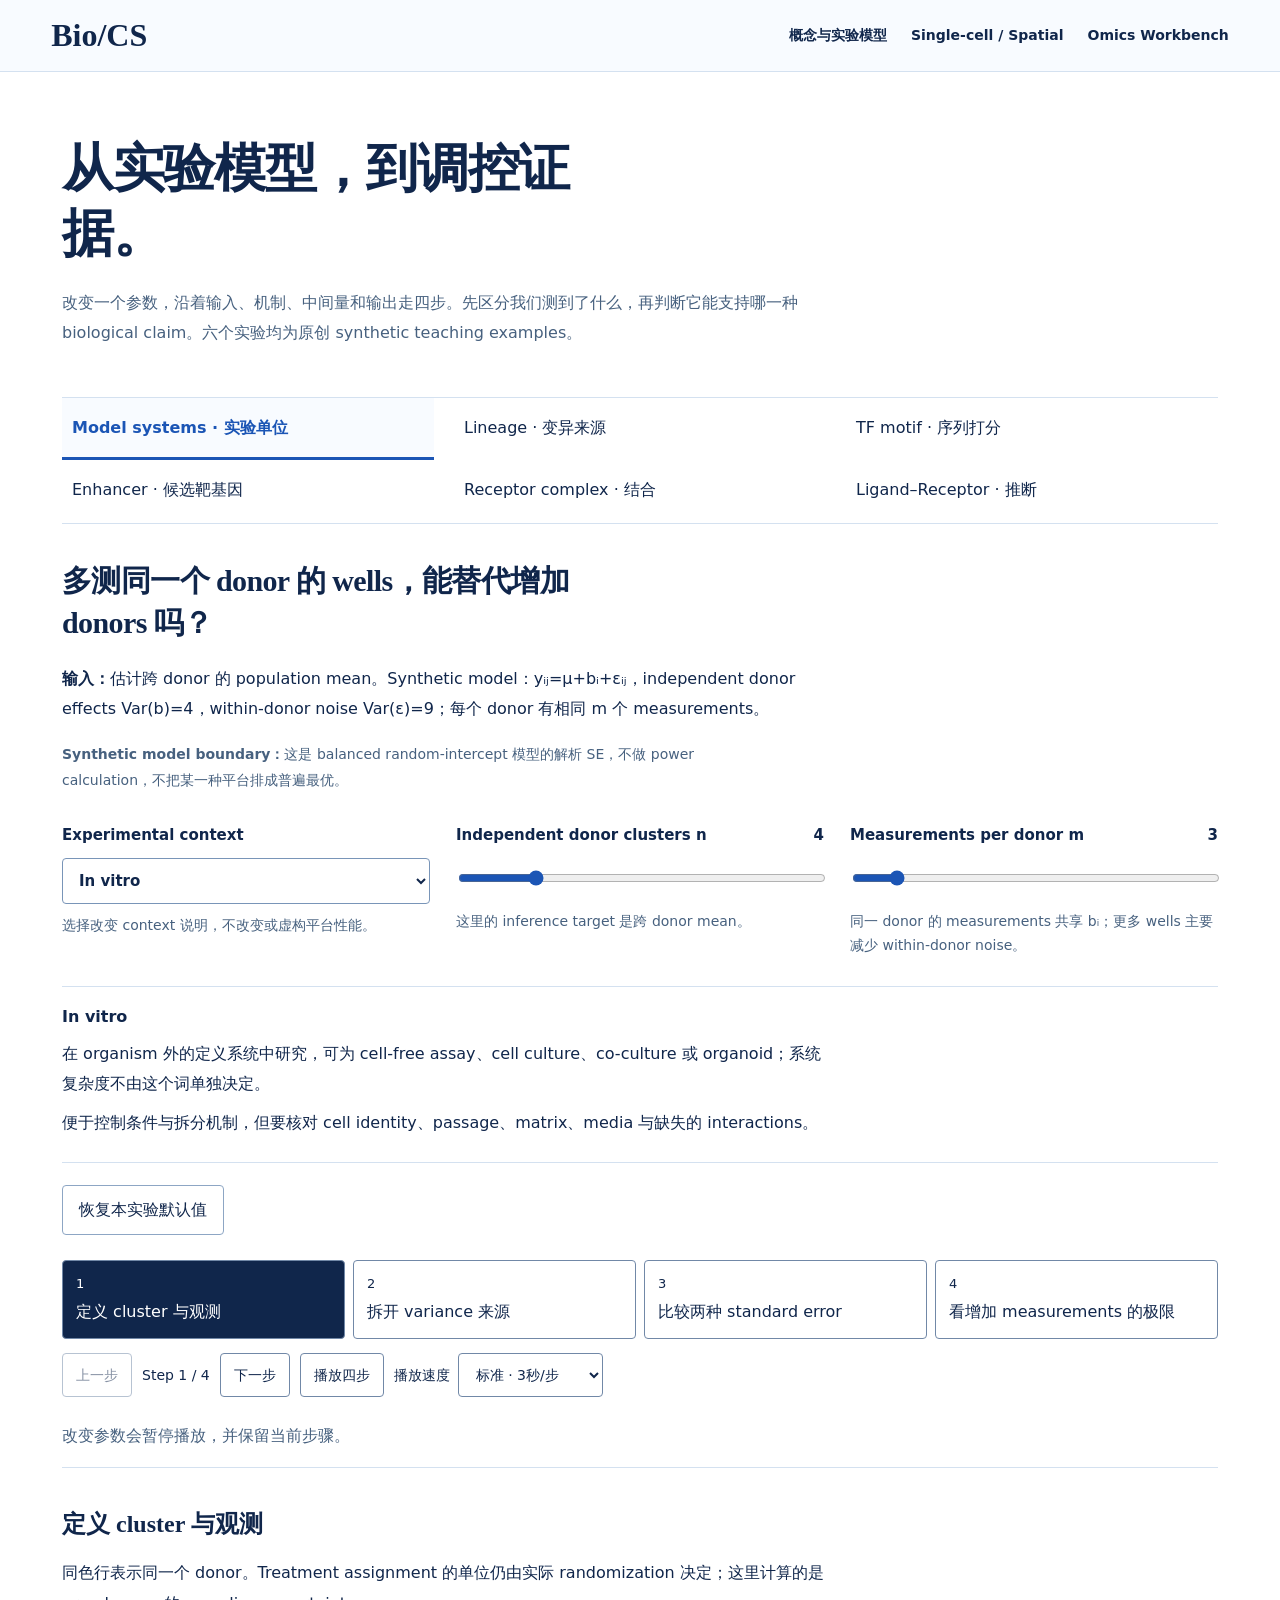
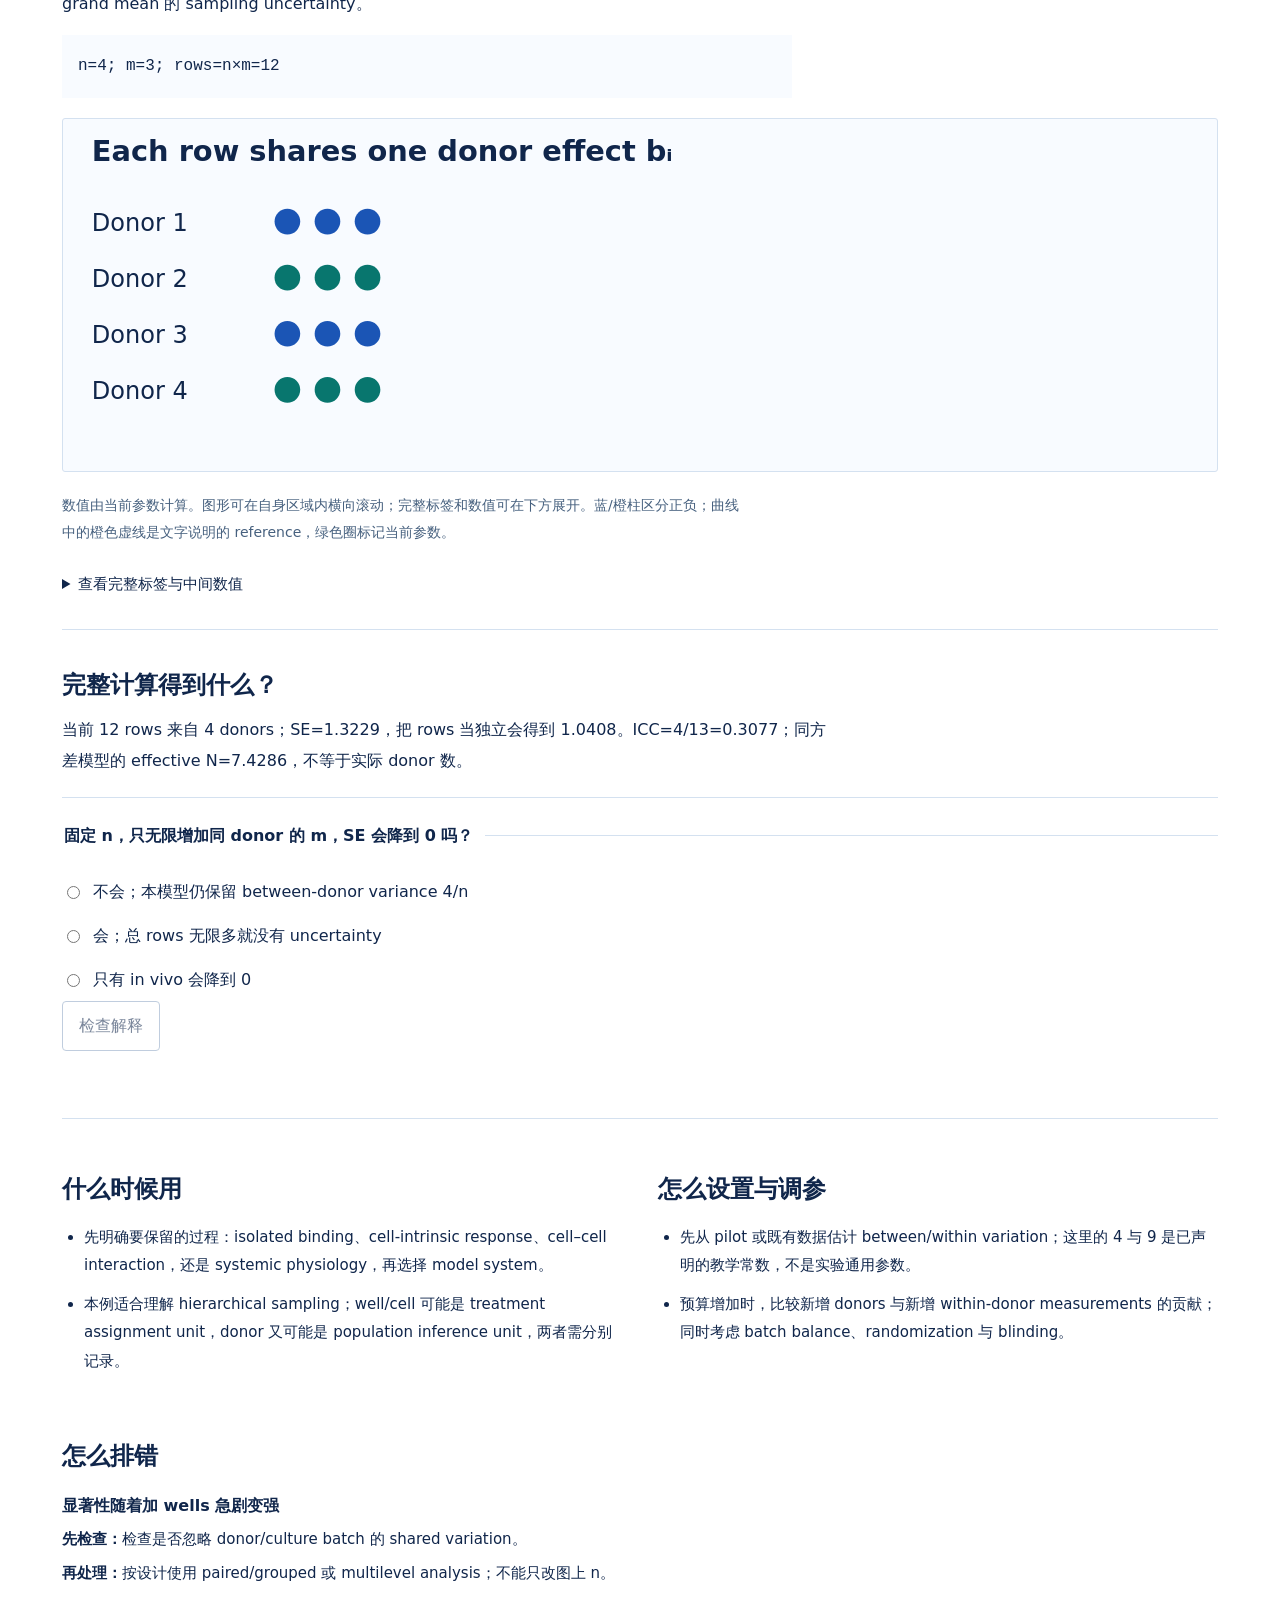
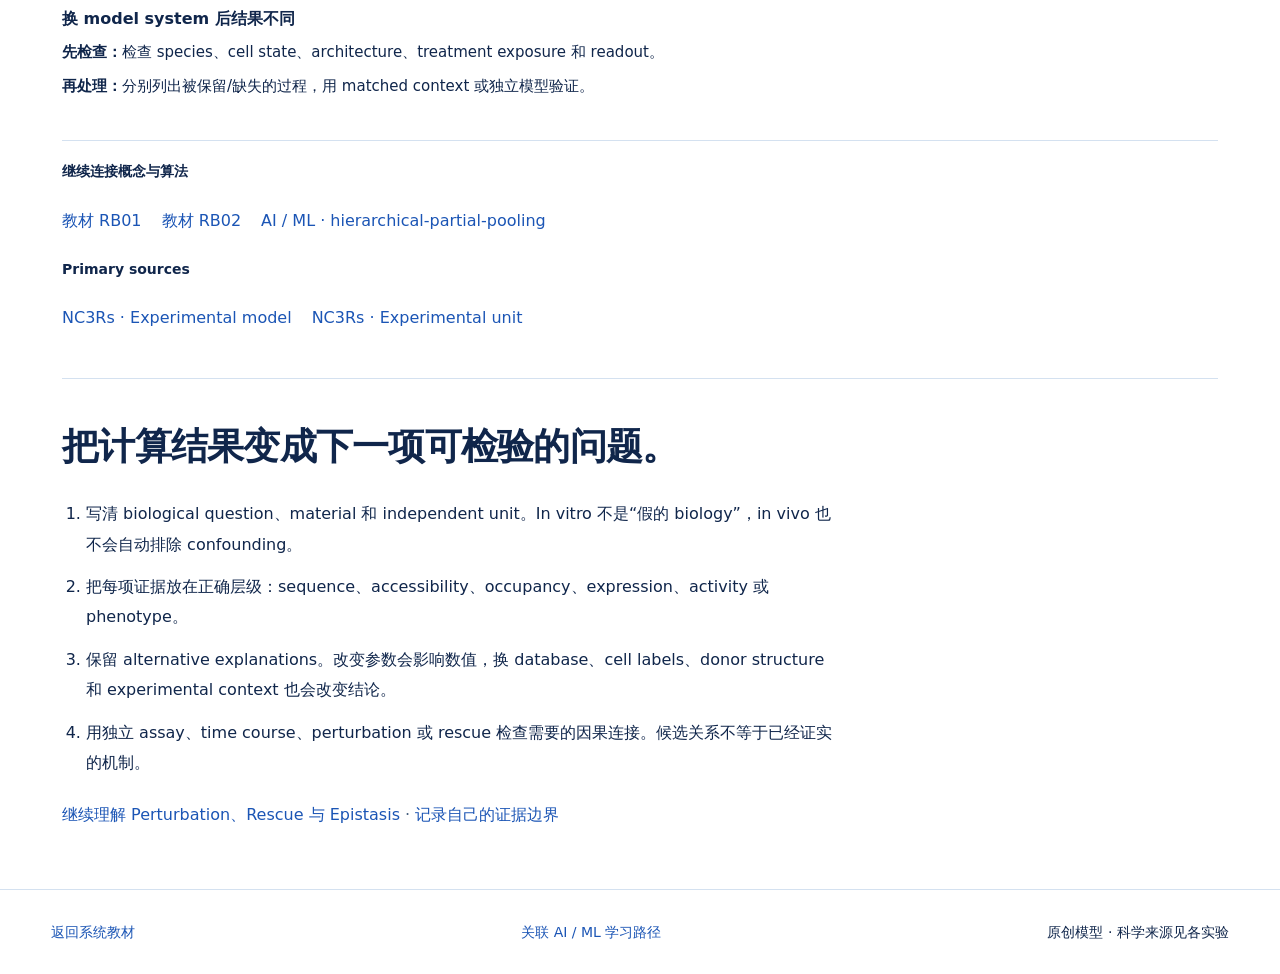
<file: regulation-lab.html>
<!doctype html>
<html lang="zh-CN">
<head>
  <meta charset="utf-8"><meta name="viewport" content="width=device-width,initial-scale=1">
  <title>Model Systems & Regulation Lab · Bio/CS</title>
  <meta name="description" content="用六个可复算实验理解 in vivo/in vitro、somatic/germline、TF motif、enhancer、receptor complex 与 Ligand–Receptor inference。">
  <link rel="icon" href="assets/favicon.svg" type="image/svg+xml">
  <link rel="stylesheet" href="styles.css"><link rel="stylesheet" href="omics-workbench.css"><link rel="stylesheet" href="regulation-lab.css">
  <script src="regulation-math.js" defer></script><script src="regulation-lab.js" defer></script>
</head>
<body>
  <a class="skip-link" href="#main">跳到正文</a>
  <header class="ow-header"><a class="ow-brand" href="index.html">Bio/CS</a><nav aria-label="网站导航"><a href="textbook.html#rb01">概念与实验模型</a><a href="singlecell-spatial-lab.html">Single-cell / Spatial</a><a href="omics-workbench.html">Omics Workbench</a></nav></header>
  <main id="main">
    <section class="ow-intro"><h1>从实验模型，到调控证据。</h1><p>改变一个参数，沿着输入、机制、中间量和输出走四步。先区分我们测到了什么，再判断它能支持哪一种 biological claim。六个实验均为原创 synthetic teaching examples。</p></section>
    <nav class="reg-tabs" aria-label="选择机制实验">
      <a id="models" href="#models">Model systems · 实验单位</a><a id="lineage" href="#lineage">Lineage · 变异来源</a><a id="motif" href="#motif">TF motif · 序列打分</a><a id="enhancer" href="#enhancer">Enhancer · 候选靶基因</a><a id="complex" href="#complex">Receptor complex · 结合</a><a id="lr" href="#lr">Ligand–Receptor · 推断</a>
    </nav>
    <section id="regulation-lab" class="reg-lab" aria-label="机制计算实验"><p>正在载入计算。若未显示，请刷新；完整概念说明也可从 <a href="textbook.html#rb01">系统教材</a>阅读。</p></section>
    <section class="ow-section reg-contract"><h2>把计算结果变成下一项可检验的问题。</h2><ol class="ow-steps"><li>写清 biological question、material 和 independent unit。In vitro 不是“假的 biology”，in vivo 也不会自动排除 confounding。</li><li>把每项证据放在正确层级：sequence、accessibility、occupancy、expression、activity 或 phenotype。</li><li>保留 alternative explanations。改变参数会影响数值，换 database、cell labels、donor structure 和 experimental context 也会改变结论。</li><li>用独立 assay、time course、perturbation 或 rescue 检查需要的因果连接。候选关系不等于已经证实的机制。</li></ol><p><a href="textbook.html#rb08">继续理解 Perturbation、Rescue 与 Epistasis</a> · <a href="project-lab.html#your-project">记录自己的证据边界</a></p></section>
  </main>
  <footer class="ow-footer"><a href="textbook.html#rb01">返回系统教材</a><a href="https://haoyunli.github.io/deep-learning-atlas/#/concepts/biology-regulation-inference">关联 AI / ML 学习路径</a><span>原创模型 · 科学来源见各实验</span></footer>
</body>
</html>
</file>
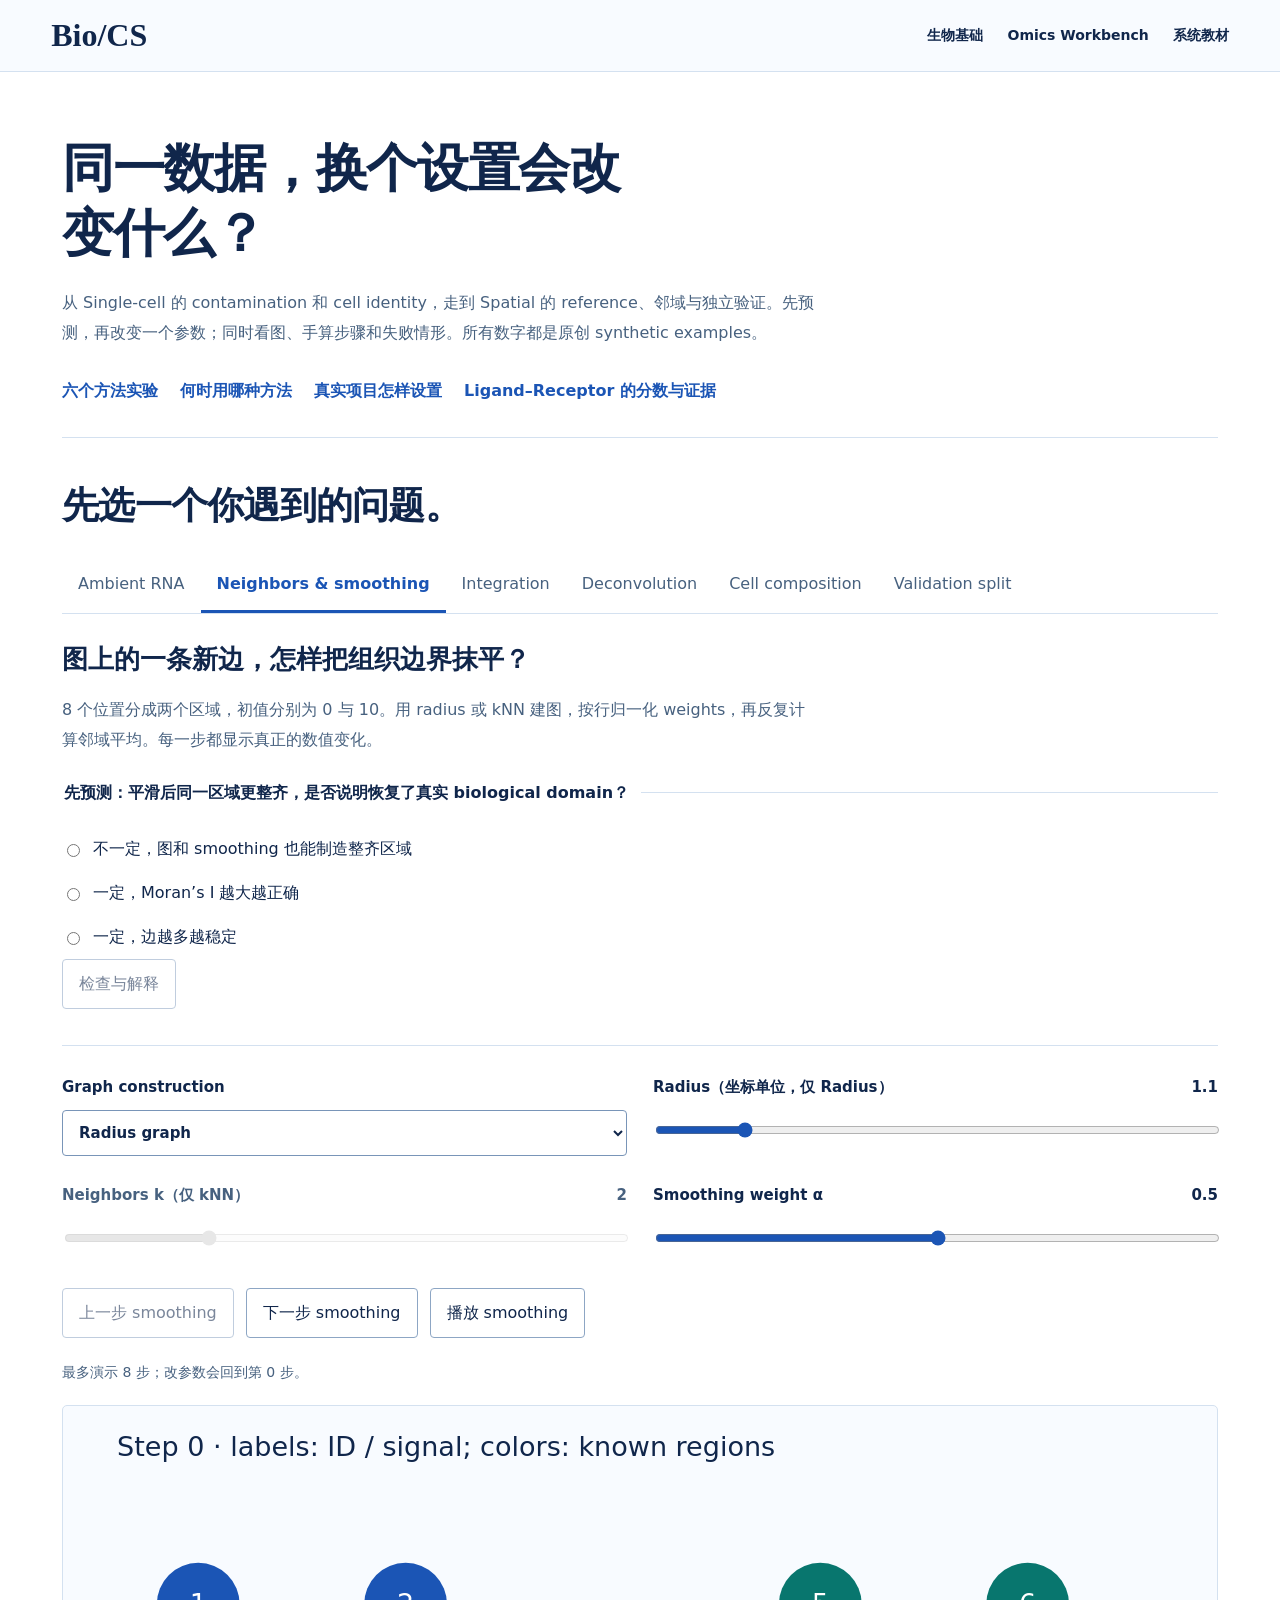
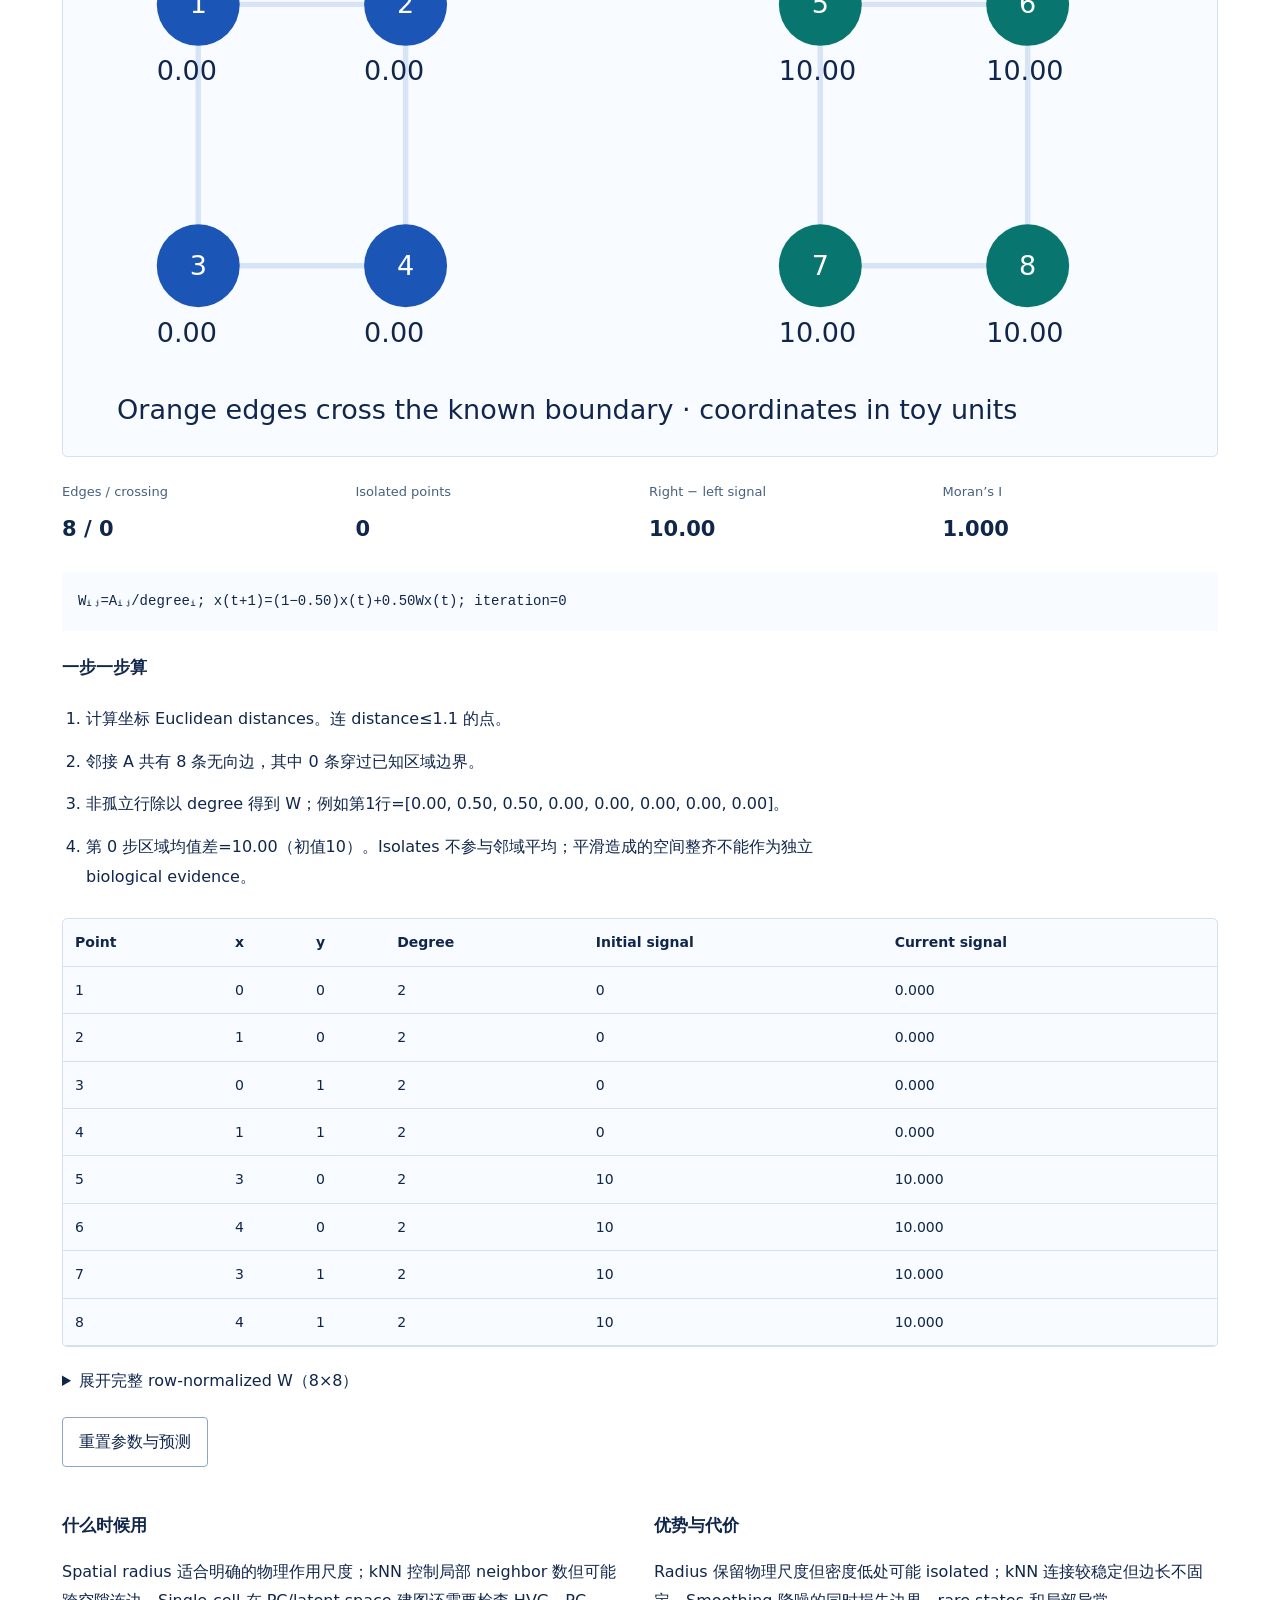
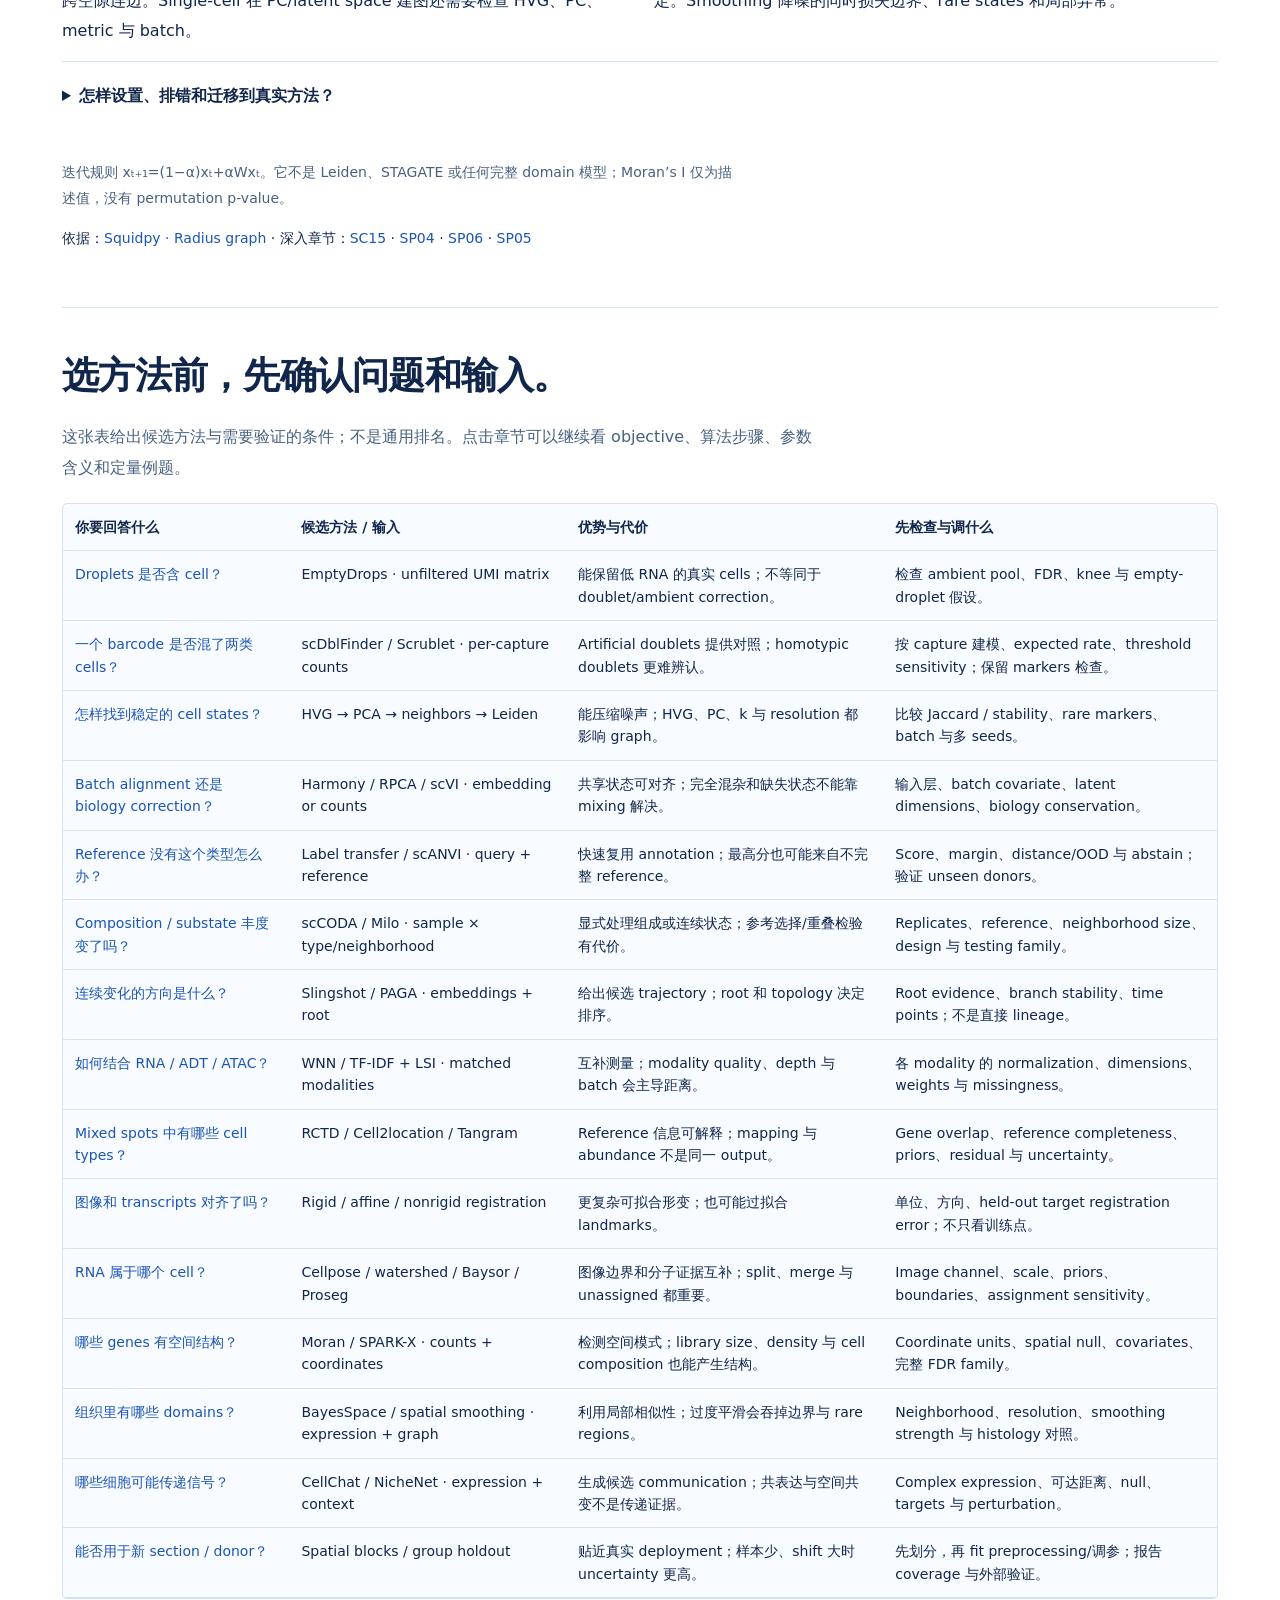
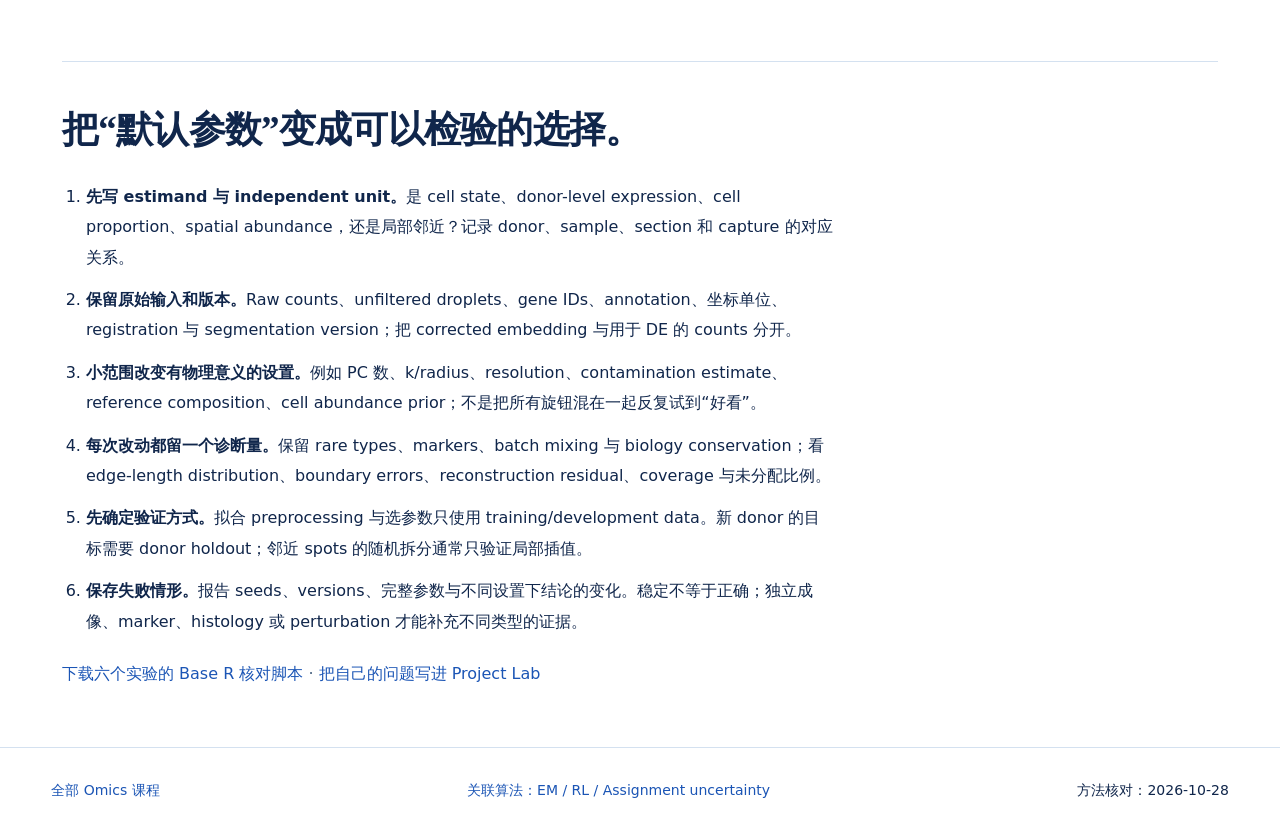
<file: singlecell-spatial-lab.html>
<!doctype html>
<html lang="zh-CN"><head><meta charset="utf-8"><meta name="viewport" content="width=device-width,initial-scale=1">
<title>Single-cell & Spatial Methods Lab · Bio/CS</title>
<meta name="description" content="亲手改变 Ambient RNA、邻居图、Integration、Deconvolution、Cell composition 与数据切分，理解参数、优缺点与方法边界。">
<link rel="icon" href="assets/favicon.svg" type="image/svg+xml"><link rel="stylesheet" href="styles.css"><link rel="stylesheet" href="omics-workbench.css"><link rel="stylesheet" href="singlecell-spatial-lab.css">
<script src="singlecell-spatial-math.js" defer></script><script src="singlecell-spatial-lab.js" defer></script></head>
<body><a class="skip-link" href="#main">跳到正文</a><header class="ow-header"><a class="ow-brand" href="index.html">Bio/CS</a><nav aria-label="网站导航"><a href="index.html#guided-route">生物基础</a><a href="omics-workbench.html">Omics Workbench</a><a href="textbook.html#sc01">系统教材</a></nav></header>
<main id="main"><section class="ow-intro"><h1>同一数据，换个设置会改变什么？</h1><p>从 Single-cell 的 contamination 和 cell identity，走到 Spatial 的 reference、邻域与独立验证。先预测，再改变一个参数；同时看图、手算步骤和失败情形。所有数字都是原创 synthetic examples。</p><nav class="ow-jumps" aria-label="本页内容"><a href="#experiment">六个方法实验</a><a href="#method-guide">何时用哪种方法</a><a href="#record">真实项目怎样设置</a><a href="regulation-lab.html#lr">Ligand–Receptor 的分数与证据</a></nav></section>
<section class="ow-section" id="experiment"><h2>先选一个你遇到的问题。</h2><div class="ow-tabs" id="methods-tabs" role="group" aria-label="选择方法实验"></div><div id="methods-lab"></div></section>
<section class="ow-section" id="method-guide"><h2>选方法前，先确认问题和输入。</h2><p>这张表给出候选方法与需要验证的条件；不是通用排名。点击章节可以继续看 objective、算法步骤、参数含义和定量例题。</p><div class="ow-table" role="region" aria-label="方法选择对照，可横向滚动" tabindex="0"><table><thead><tr><th scope="col">你要回答什么</th><th scope="col">候选方法 / 输入</th><th scope="col">优势与代价</th><th scope="col">先检查与调什么</th></tr></thead><tbody id="methods-guide"></tbody></table></div></section>
<section class="ow-section" id="record"><h2>把“默认参数”变成可以检验的选择。</h2><ol class="ow-steps"><li><strong>先写 estimand 与 independent unit。</strong>是 cell state、donor-level expression、cell proportion、spatial abundance，还是局部邻近？记录 donor、sample、section 和 capture 的对应关系。</li><li><strong>保留原始输入和版本。</strong>Raw counts、unfiltered droplets、gene IDs、annotation、坐标单位、registration 与 segmentation version；把 corrected embedding 与用于 DE 的 counts 分开。</li><li><strong>小范围改变有物理意义的设置。</strong>例如 PC 数、k/radius、resolution、contamination estimate、reference composition、cell abundance prior；不是把所有旋钮混在一起反复试到“好看”。</li><li><strong>每次改动都留一个诊断量。</strong>保留 rare types、markers、batch mixing 与 biology conservation；看 edge-length distribution、boundary errors、reconstruction residual、coverage 与未分配比例。</li><li><strong>先确定验证方式。</strong>拟合 preprocessing 与选参数只使用 training/development data。新 donor 的目标需要 donor holdout；邻近 spots 的随机拆分通常只验证局部插值。</li><li><strong>保存失败情形。</strong>报告 seeds、versions、完整参数与不同设置下结论的变化。稳定不等于正确；独立成像、marker、histology 或 perturbation 才能补充不同类型的证据。</li></ol><p><a href="recipes/singlecell-spatial-methods-checks.R" download>下载六个实验的 Base R 核对脚本</a> · <a href="project-lab.html#your-project">把自己的问题写进 Project Lab</a></p></section>
</main><footer class="ow-footer"><a href="omics-workbench.html#curriculum">全部 Omics 课程</a><a href="https://haoyunli.github.io/deep-learning-atlas/#/practice?research=spatial">关联算法：EM / RL / Assignment uncertainty</a><span>方法核对：2026-10-28</span></footer></body></html>
</file>
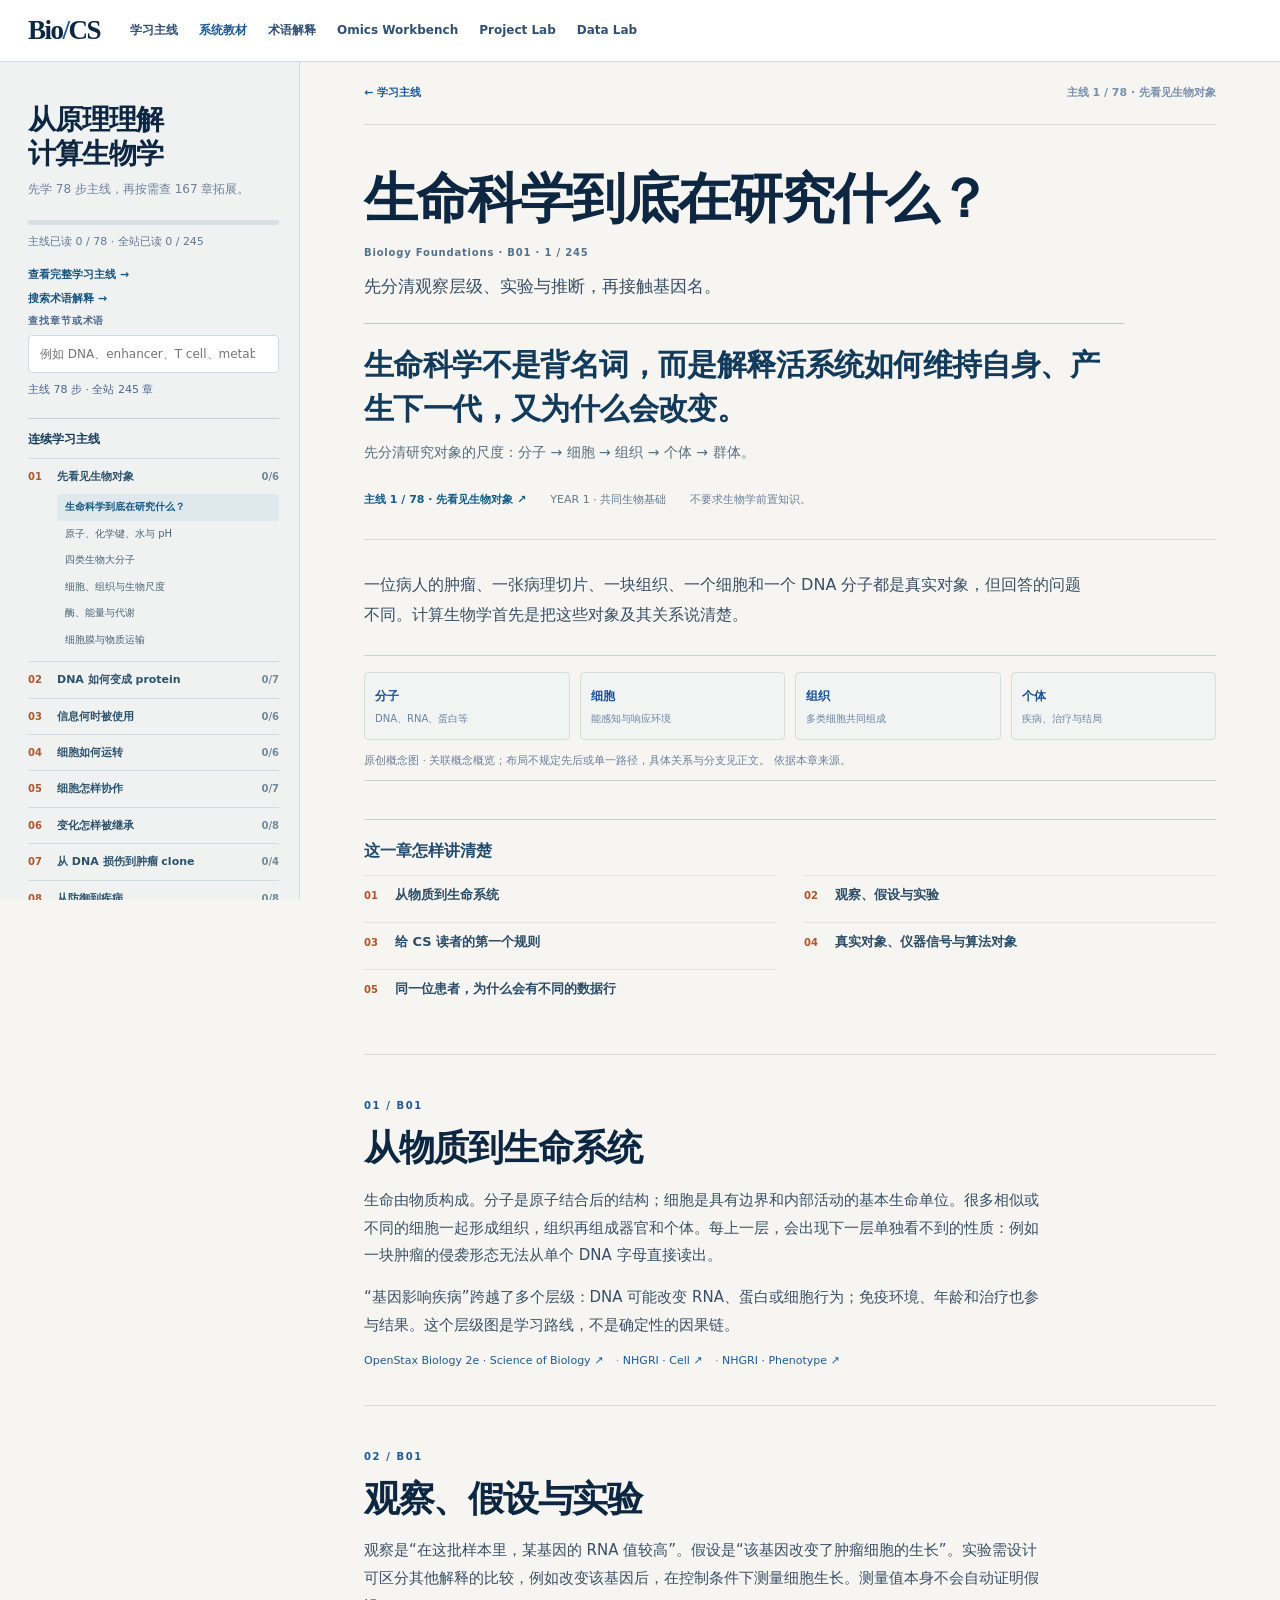
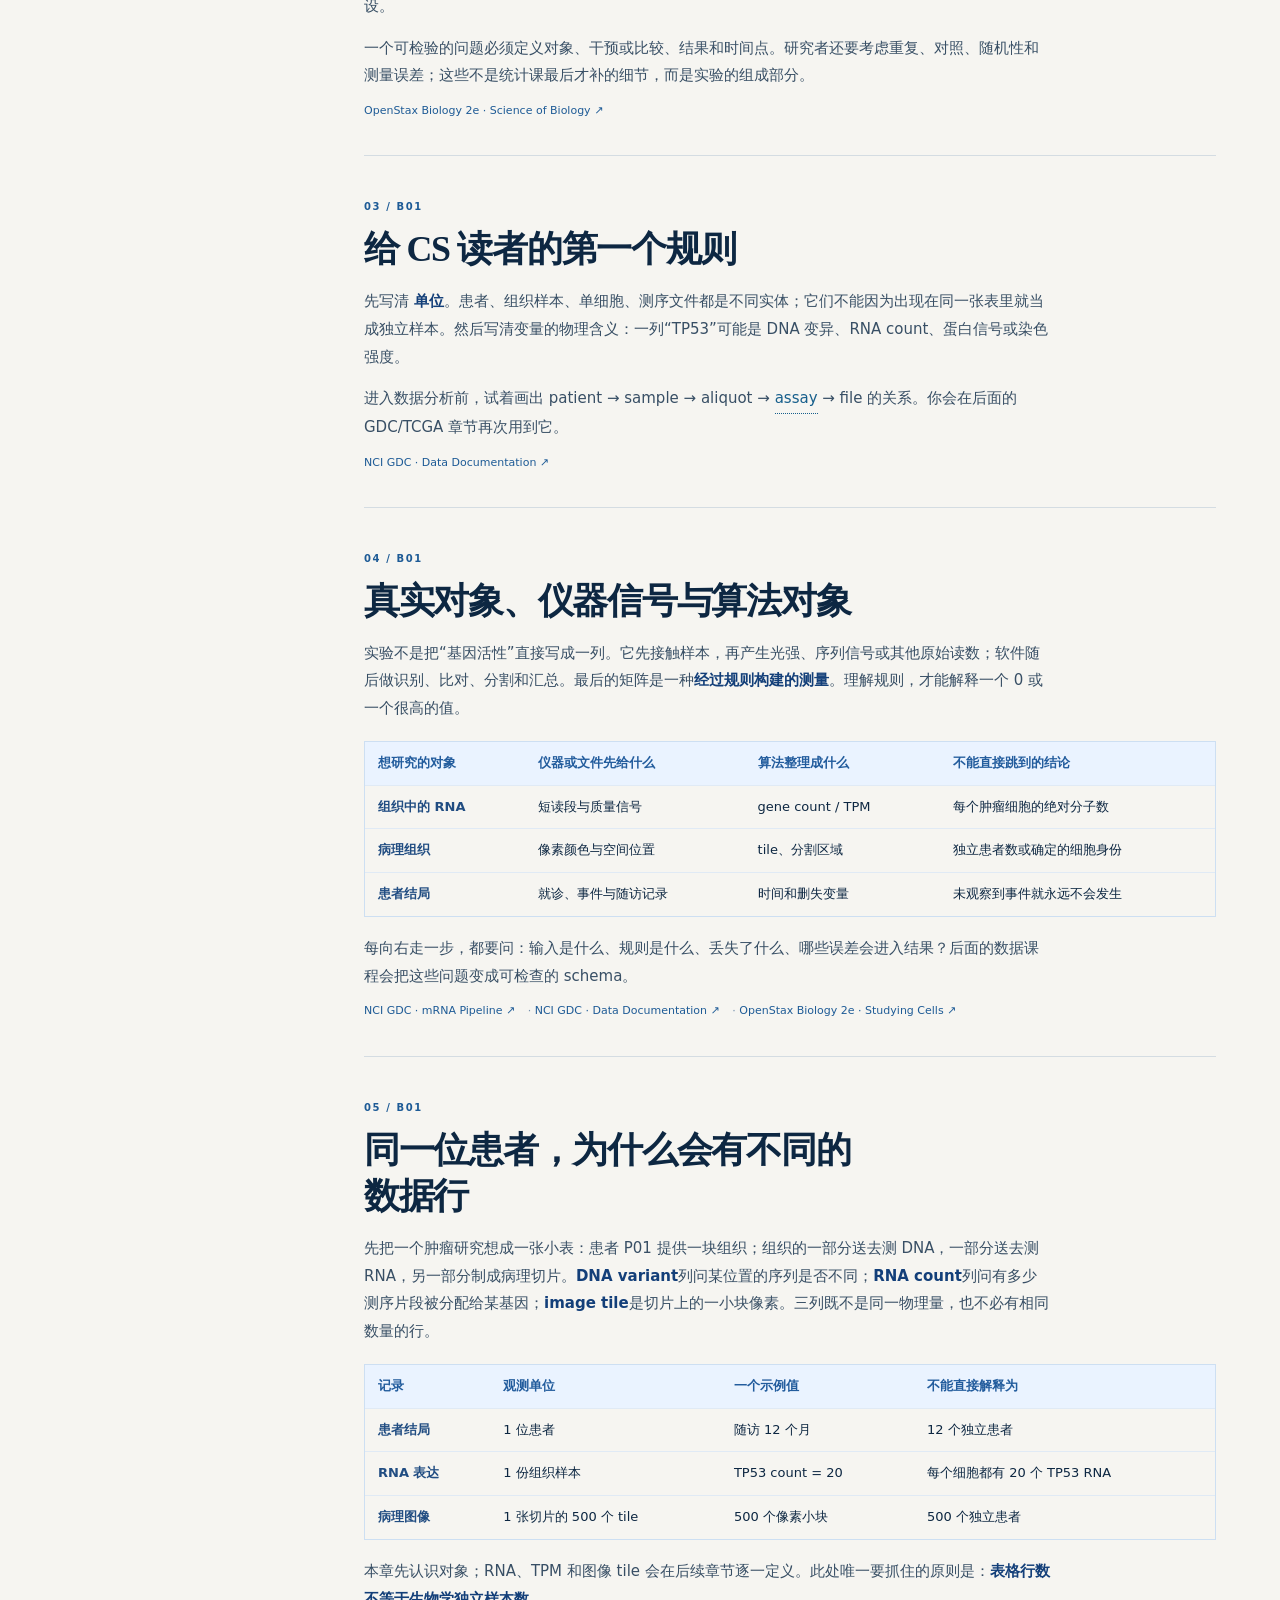
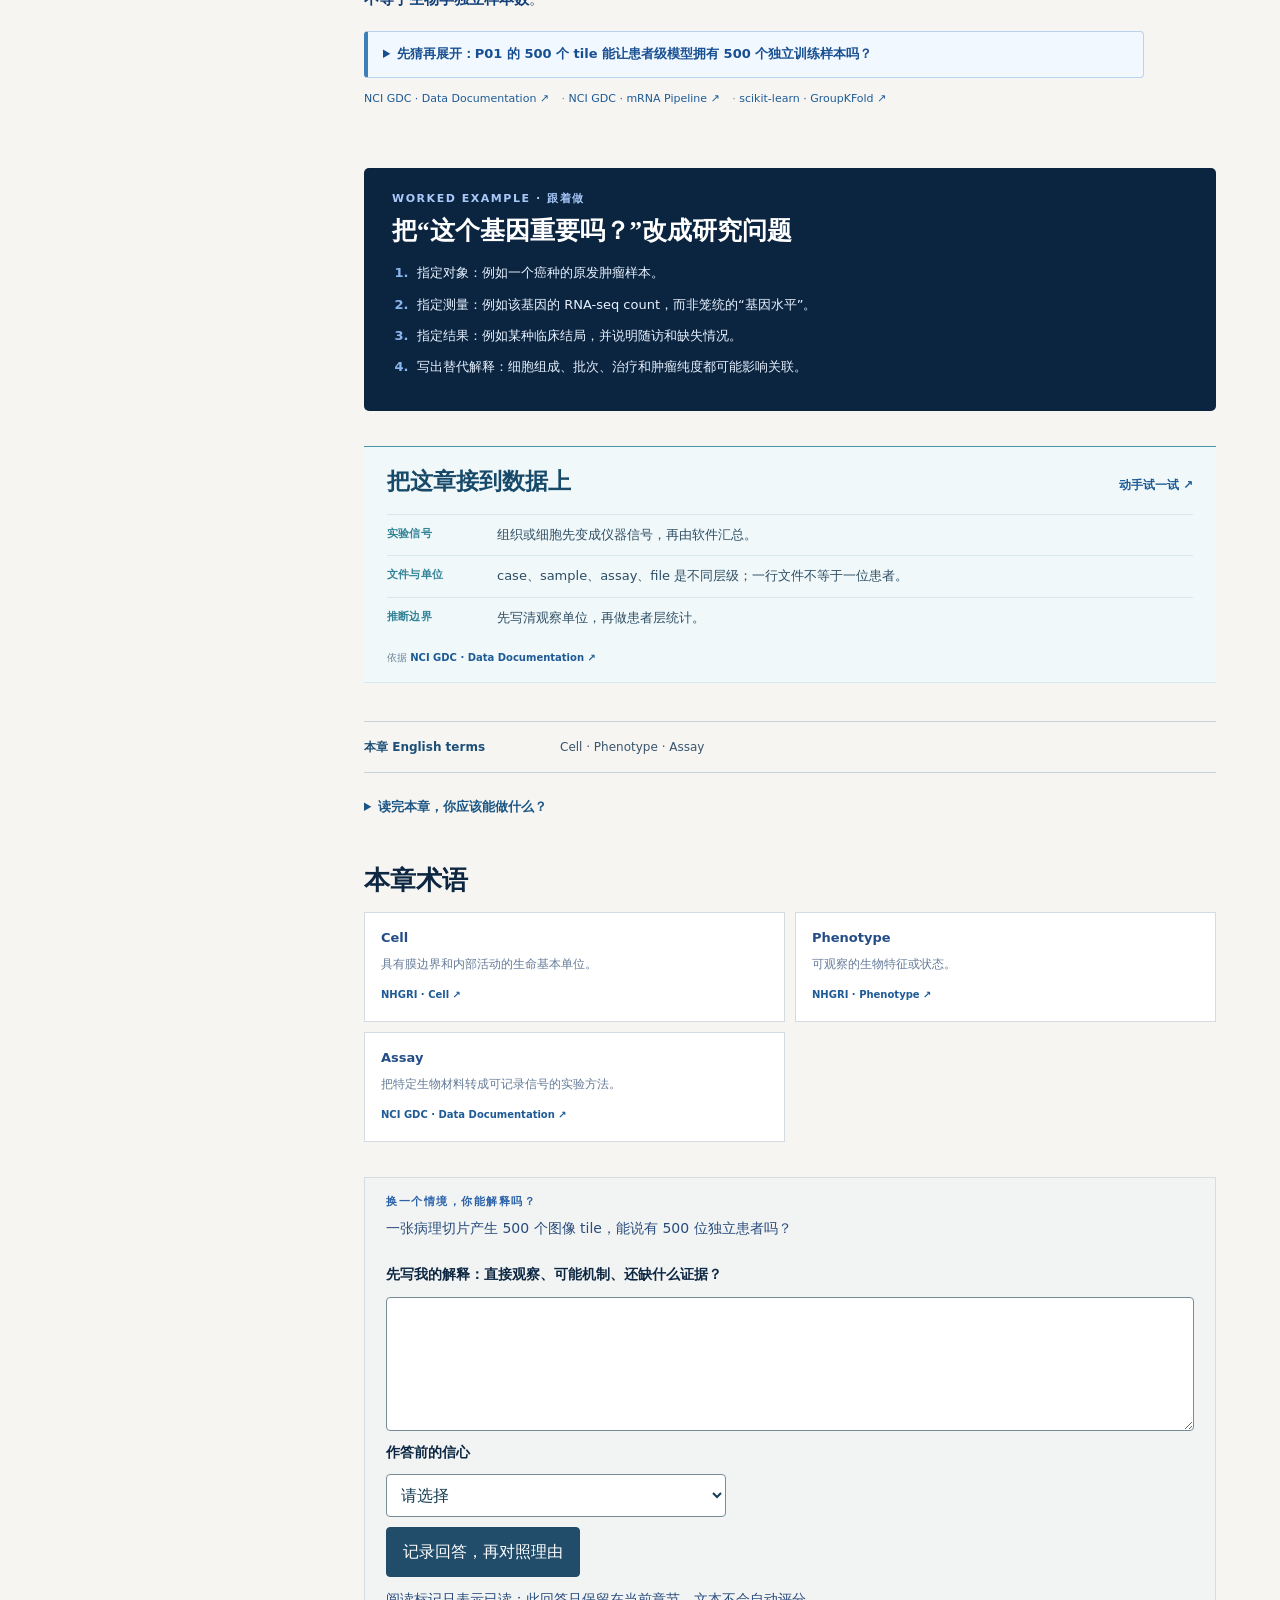
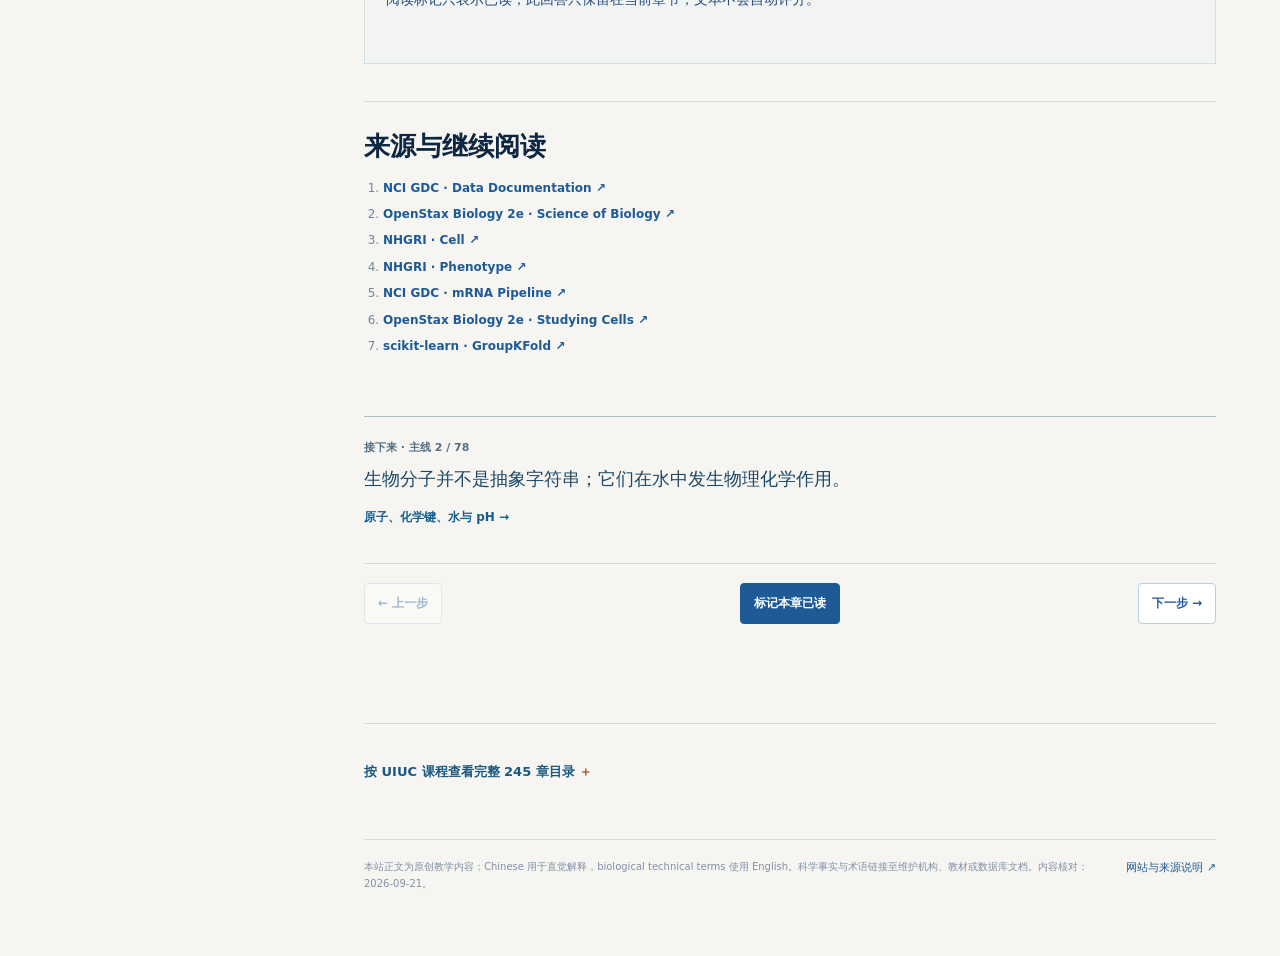
<file: textbook.html>
<!doctype html>
<html lang="zh-CN">
<head>
  <meta charset="utf-8">
  <meta name="viewport" content="width=device-width, initial-scale=1">
  <meta name="description" content="面向零生物基础计算研究者的 UIUC-aligned 系统生物学教材：English 专有名词、直觉机制、深度 Genetics、Metabolism、Immunology 与计算项目证据链。">
  <title>零基础生物学教材 · Bio/CS</title>
  <link rel="icon" href="assets/favicon.svg" type="image/svg+xml">
  <link rel="stylesheet" href="textbook.css?v=20261006-8">
  <link rel="stylesheet" href="bio-motion.css">
  <link rel="stylesheet" href="textbook-breadth.css?v=20260921-3">
  <link rel="stylesheet" href="textbook-story.css?v=20260926-1">
  <link rel="stylesheet" href="learning-support.css?v=20260925-2">
  <link rel="stylesheet" href="chapter-practice.css?v=20261005-3">
  <script src="textbook-data.js?v=20261006-2" defer></script>
  <script src="textbook-undergrad-sources.js?v=20261006-7" defer></script>
  <script src="textbook-part-0.js?v=20261006-1" defer></script>
  <script src="textbook-part-1.js" defer></script>
  <script src="textbook-part-2.js?v=20261006-8" defer></script>
  <script src="textbook-part-3.js" defer></script>
  <script src="textbook-part-4.js" defer></script>
  <script src="textbook-part-5.js" defer></script>
  <script src="textbook-part-6.js" defer></script>
  <script src="textbook-part-7.js?v=20261006-3" defer></script>
  <script src="textbook-part-8.js?v=20261006-3" defer></script>
  <script src="textbook-part-9.js" defer></script>
  <script src="textbook-undergrad-a.js?v=20261006-4" defer></script>
  <script src="textbook-genetics-deep.js?v=20261029-2" defer></script>
  <script src="textbook-genetics-extension.js?v=20261029-2" defer></script>
  <script src="textbook-undergrad-b.js?v=20261006-5" defer></script>
  <script src="textbook-immunology-deep.js" defer></script>
  <script src="textbook-undergrad-c.js?v=20261006-7" defer></script>
  <script src="textbook-metabolism.js?v=20261006-7" defer></script>
  <script src="textbook-uiuc-expansion.js?v=20261006-7" defer></script>
  <script src="textbook-extension-worked-a.js?v=20260926-1" defer></script>
  <script src="textbook-extension-worked-b.js?v=20261006-5" defer></script>
  <script src="textbook-extension-worked-c.js?v=20261006-7" defer></script>
  <script src="textbook-extension-worked-d.js?v=20261006-7" defer></script>
  <script src="textbook-mechanism-examples.js?v=20261006-7" defer></script>
  <script src="textbook-intuition.js?v=20260925-1" defer></script>
  <script src="textbook-data-lens.js" defer></script>
  <script src="textbook-extension-lens-a.js?v=20260926-1" defer></script>
  <script src="textbook-extension-lens-b.js?v=20260926-1" defer></script>
  <script src="textbook-core-lens.js?v=20260926-1" defer></script>
  <script src="textbook-mechanism-expansion.js?v=20261028-1" defer></script>
  <script src="textbook-cb592.js?v=20261028-2" defer></script>
  <script src="textbook-bulk-functional.js?v=20261028-2" defer></script>
  <script src="textbook-singlecell-spatial.js?v=20261028-2" defer></script>
  <script src="textbook-singlecell-methods.js?v=20261028-3" defer></script>
  <script src="textbook-spatial-methods.js?v=20261028-3" defer></script>
  <script src="textbook-regulation-bridge.js?v=20261029-2" defer></script>
  <script src="biology-search.js?v=20261029-1" defer></script>
  <script src="textbook-terminology.js?v=20261006-1" defer></script>
  <script src="uiuc-curriculum.js?v=20260925-1" defer></script>
  <script src="guided-path.js?v=20261029-2" defer></script>
  <script src="glossary-data.js?v=20260926-2" defer></script>
  <script src="glossary-expansion-genetics.js?v=20260926-1" defer></script>
  <script src="glossary-expansion-data.js?v=20261006-2" defer></script>
  <script src="glossary-expansion-organisms.js?v=20260926-1" defer></script>
  <script src="glossary-expansion-systems.js?v=20260926-1" defer></script>
  <script src="glossary-expansion-metabolism.js?v=20260926-1" defer></script>
  <script src="glossary-expansion-lab.js?v=20260926-1" defer></script>
  <script src="glossary-expansion-proteins.js?v=20260926-1" defer></script>
  <script src="glossary-expansion-pathogens.js?v=20260926-1" defer></script>
  <script src="glossary-expansion-animals.js?v=20260926-1" defer></script>
  <script src="bio-motion-biology.js" defer></script>
  <script src="bio-motion-data.js" defer></script>
  <script src="bio-motion.js" defer></script>
  <script src="chapter-practice.js?v=20261005-3" defer></script>
  <script src="textbook-flows.js?v=20261006-8" defer></script>
  <script src="chapter-navigation.js?v=20261029-1" defer></script>
  <script src="textbook.js?v=20261029-2" defer></script>
</head>
<body>
  <a class="skip-link" href="#chapter">跳到教材正文</a>
  <header class="book-header">
    <a class="book-brand" href="index.html" aria-label="Bio/CS 首页">Bio<span>/</span>CS</a>
    <nav aria-label="网站导航"><a href="index.html#guided-route">学习主线</a><a href="textbook.html" aria-current="page">系统教材</a><a href="glossary.html">术语解释</a><a href="omics-workbench.html">Omics Workbench</a><a href="project-lab.html">Project Lab</a><a href="data-lab.html">Data Lab</a></nav>
    <span class="book-header-sub">UIUC MCB SPINE · BIOLOGY FOR COMPUTATIONAL MINDS</span>
  </header>
  <div class="book-layout">
    <aside id="book-sidebar" class="book-sidebar" aria-label="教材目录">
      <button type="button" id="toc-close" class="toc-close" aria-label="关闭目录">关闭目录 ×</button>
      <div class="book-sidebar-top"><h1>从原理理解<br>计算生物学</h1><p id="book-scope">载入学习主线…</p><div class="progress-bar" aria-hidden="true"><span id="book-progress-fill"></span></div><small id="book-progress-label">0 / 0 步已读</small><a class="sidebar-route-link" href="index.html#guided-route">查看完整学习主线 →</a><a class="sidebar-glossary-link" href="glossary.html">搜索术语解释 →</a></div>
      <label class="search-label" for="chapter-search">查找章节或术语</label><input id="chapter-search" type="search" placeholder="例如 DNA、enhancer、T cell、metabolomics" autocomplete="off" aria-describedby="search-status">
      <p id="search-status" class="search-status" role="status"></p>
      <nav id="book-toc" class="book-toc" aria-label="教材章节"></nav>
      <p class="sidebar-note">先沿主线学，再按项目需要查完整课程库。进度仅保存在此浏览器。</p>
    </aside>
    <main id="chapter" class="book-main" tabindex="-1">
      <div class="book-topline"><a href="index.html#guided-route">← 学习主线</a><span id="chapter-position">课程目录</span><button type="button" id="toc-toggle" aria-expanded="false" aria-controls="book-sidebar">打开目录</button></div>
      <article id="chapter-body" aria-live="polite"></article>
      <div id="next-step-preview" class="next-step-preview"></div>
      <nav class="book-bottom-nav" aria-label="章节导航"><button type="button" id="prev-chapter">← 上一步</button><button type="button" id="mark-chapter">标记本章已读</button><button type="button" id="next-chapter">下一步 →</button></nav>
      <details class="curriculum-panel" id="curriculum"><summary>按 UIUC 课程查看完整 245 章目录</summary><div class="curriculum-panel-content"><span class="eyebrow">UIUC-ALIGNED CURRICULUM</span><h2 id="curriculum-title">课程对照与拓展目录</h2><p>这一层用于查课程范围，不是推荐阅读顺序。请按上方连续主线逐章学习；Genetics、Metabolism、Immunology、laboratory、Biophysics 与 Data Science 主题按项目需要选读。Plant Biology 已排除。</p><p class="curriculum-basis">架构依据 <a href="https://catalog.illinois.edu/undergraduate/las/molecular-cellular-biology-bslas/" target="_blank" rel="noopener noreferrer">UIUC MCB BSLAS 2026–2027 ↗</a>、<a href="https://catalog.illinois.edu/undergraduate/las/integrative-biology-bslas/" target="_blank" rel="noopener noreferrer">IB BSLAS ↗</a>、<a href="https://catalog.illinois.edu/undergraduate/las/molecular-cellular-biology-data-science-bslas/" target="_blank" rel="noopener noreferrer">MCB + Data Science ↗</a>、<a href="https://app.mcb.illinois.edu/courses/syllabi/MCB_364_syllabus.pdf" target="_blank" rel="noopener noreferrer">MCB 364 laboratory ↗</a>、<a href="https://app.mcb.illinois.edu/courses/syllabi/BIOP_401_syllabus.pdf" target="_blank" rel="noopener noreferrer">BIOP 401 ↗</a>、<a href="https://app.mcb.illinois.edu/courses/syllabi/MCB_438_syllabus.pdf" target="_blank" rel="noopener noreferrer">MCB 438 Virology ↗</a> 与 <a href="https://app.mcb.illinois.edu/courses/advanced" target="_blank" rel="noopener noreferrer">advanced MCB courses ↗</a>。这是 concept learning map，不是学分替代或选课建议。</p><div id="curriculum-tracks" class="curriculum-tracks"></div><div id="curriculum-grid"></div></div></details>
      <footer class="book-footer"><p>本站正文为原创教学内容；Chinese 用于直觉解释，biological technical terms 使用 English。科学事实与术语链接至维护机构、教材或数据库文档。内容核对：2026-09-21。</p><a href="README.md">网站与来源说明 ↗</a></footer>
    </main>
  </div>
  <aside id="term-panel" class="term-panel" role="dialog" aria-modal="false" aria-labelledby="term-name" tabindex="-1" hidden><button type="button" id="term-close" aria-label="关闭术语解释">关闭 ×</button><span>术语解释 · TERM IN CONTEXT</span><h2 id="term-name"></h2><p id="term-simple"></p><p id="term-example"></p><p id="term-caution"></p><div id="term-links"></div></aside>
</body>
</html>
</file>
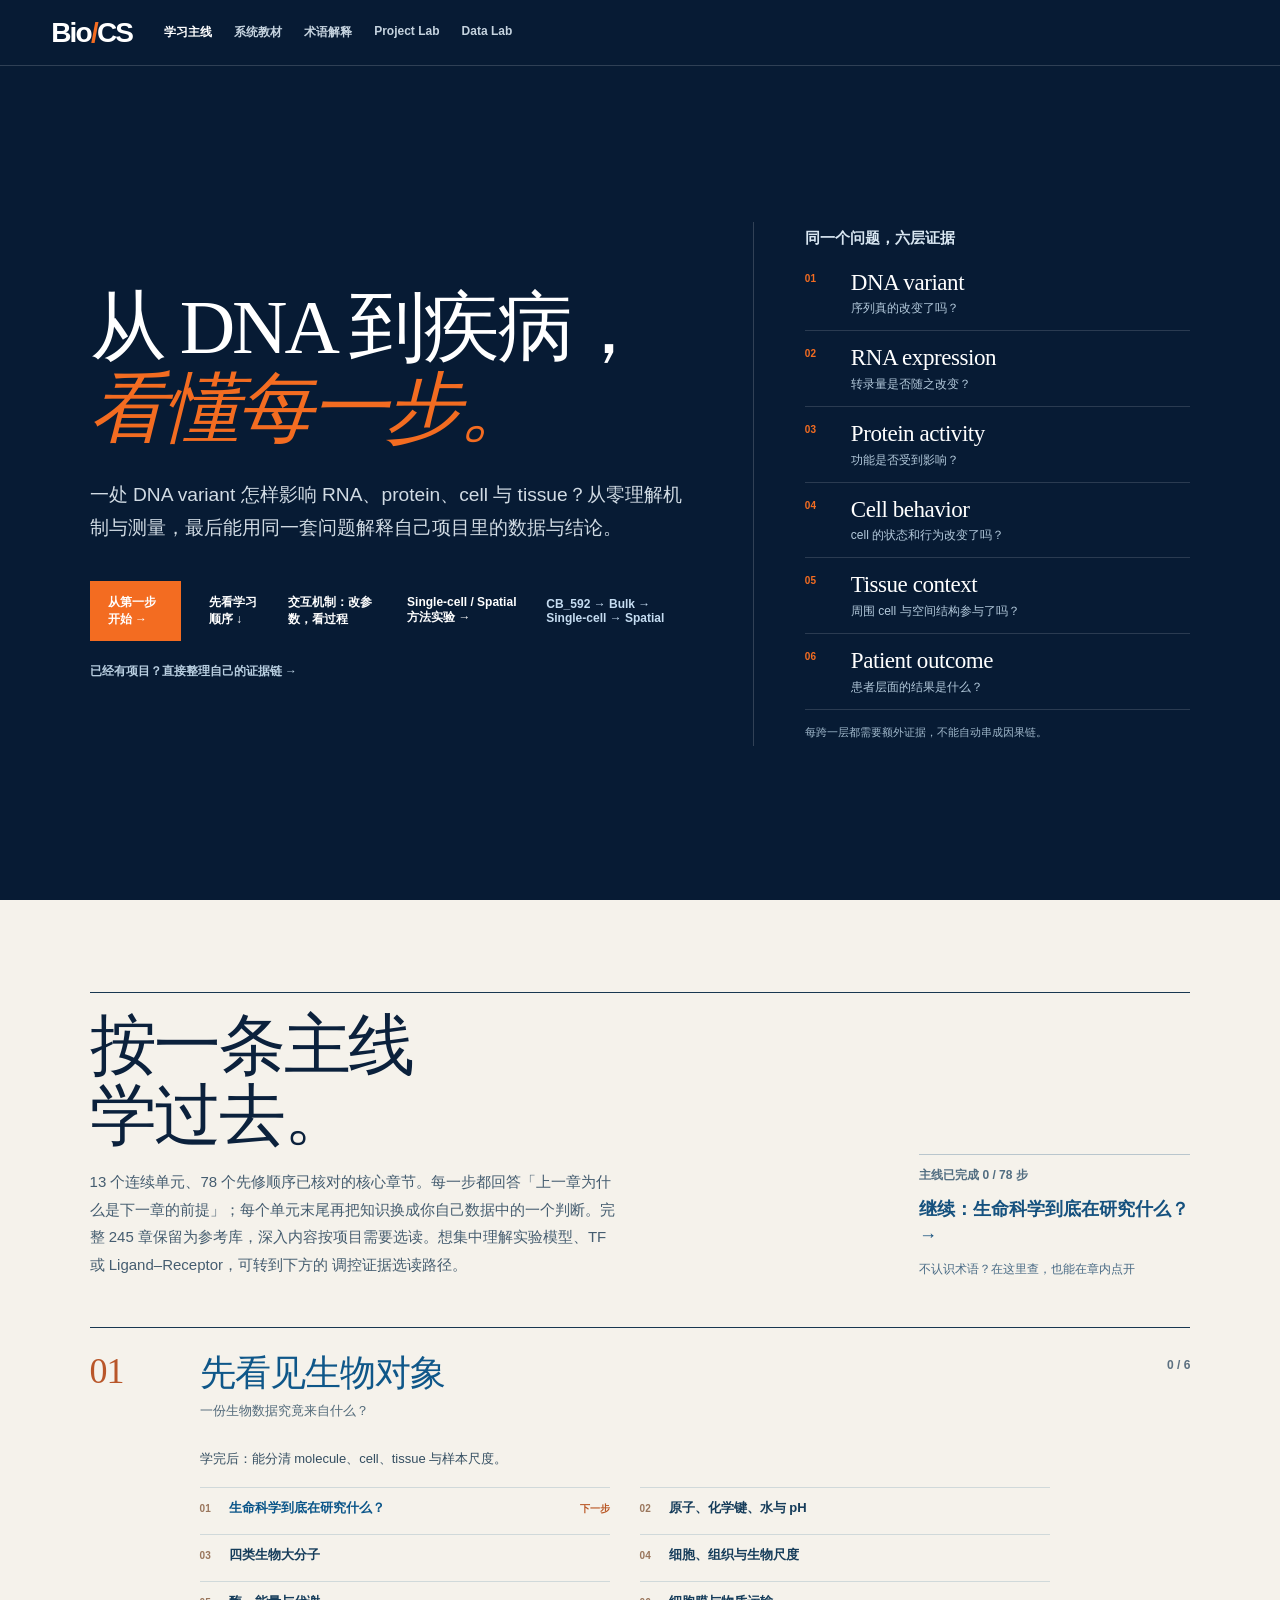
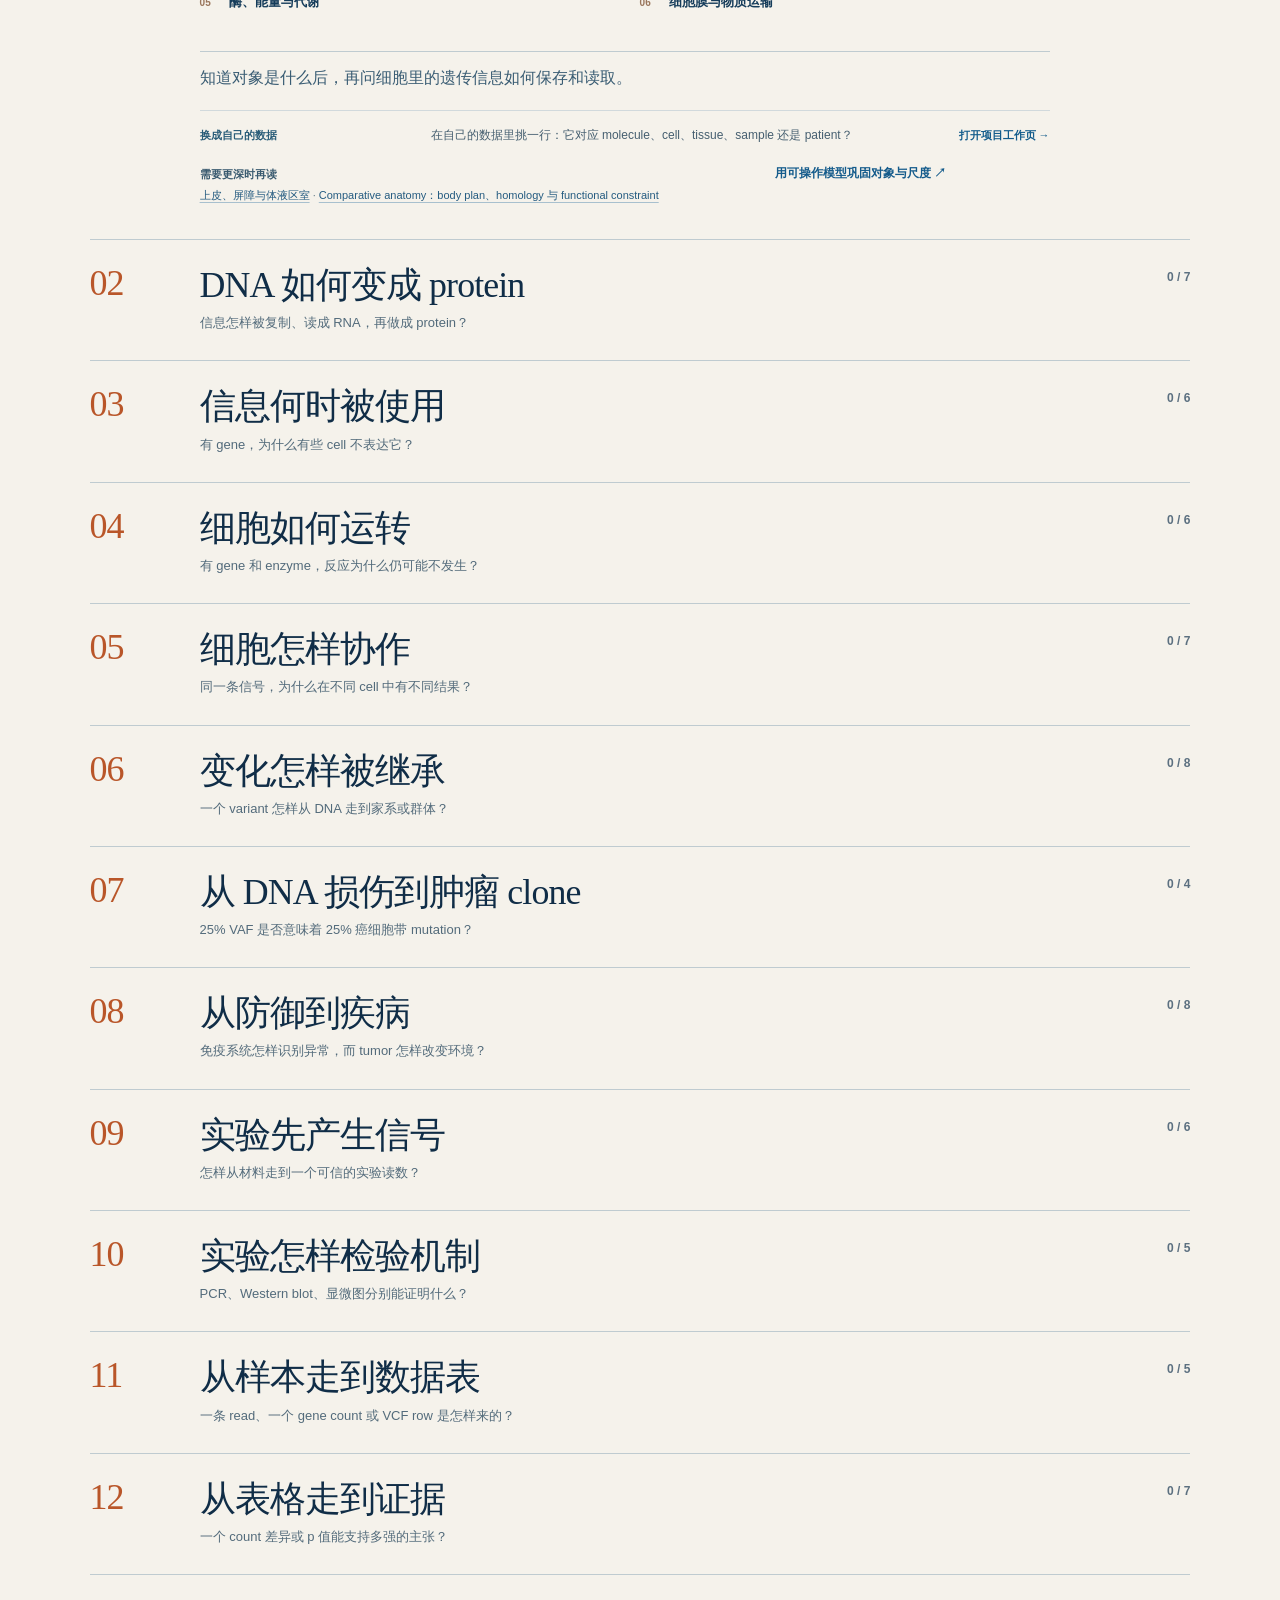
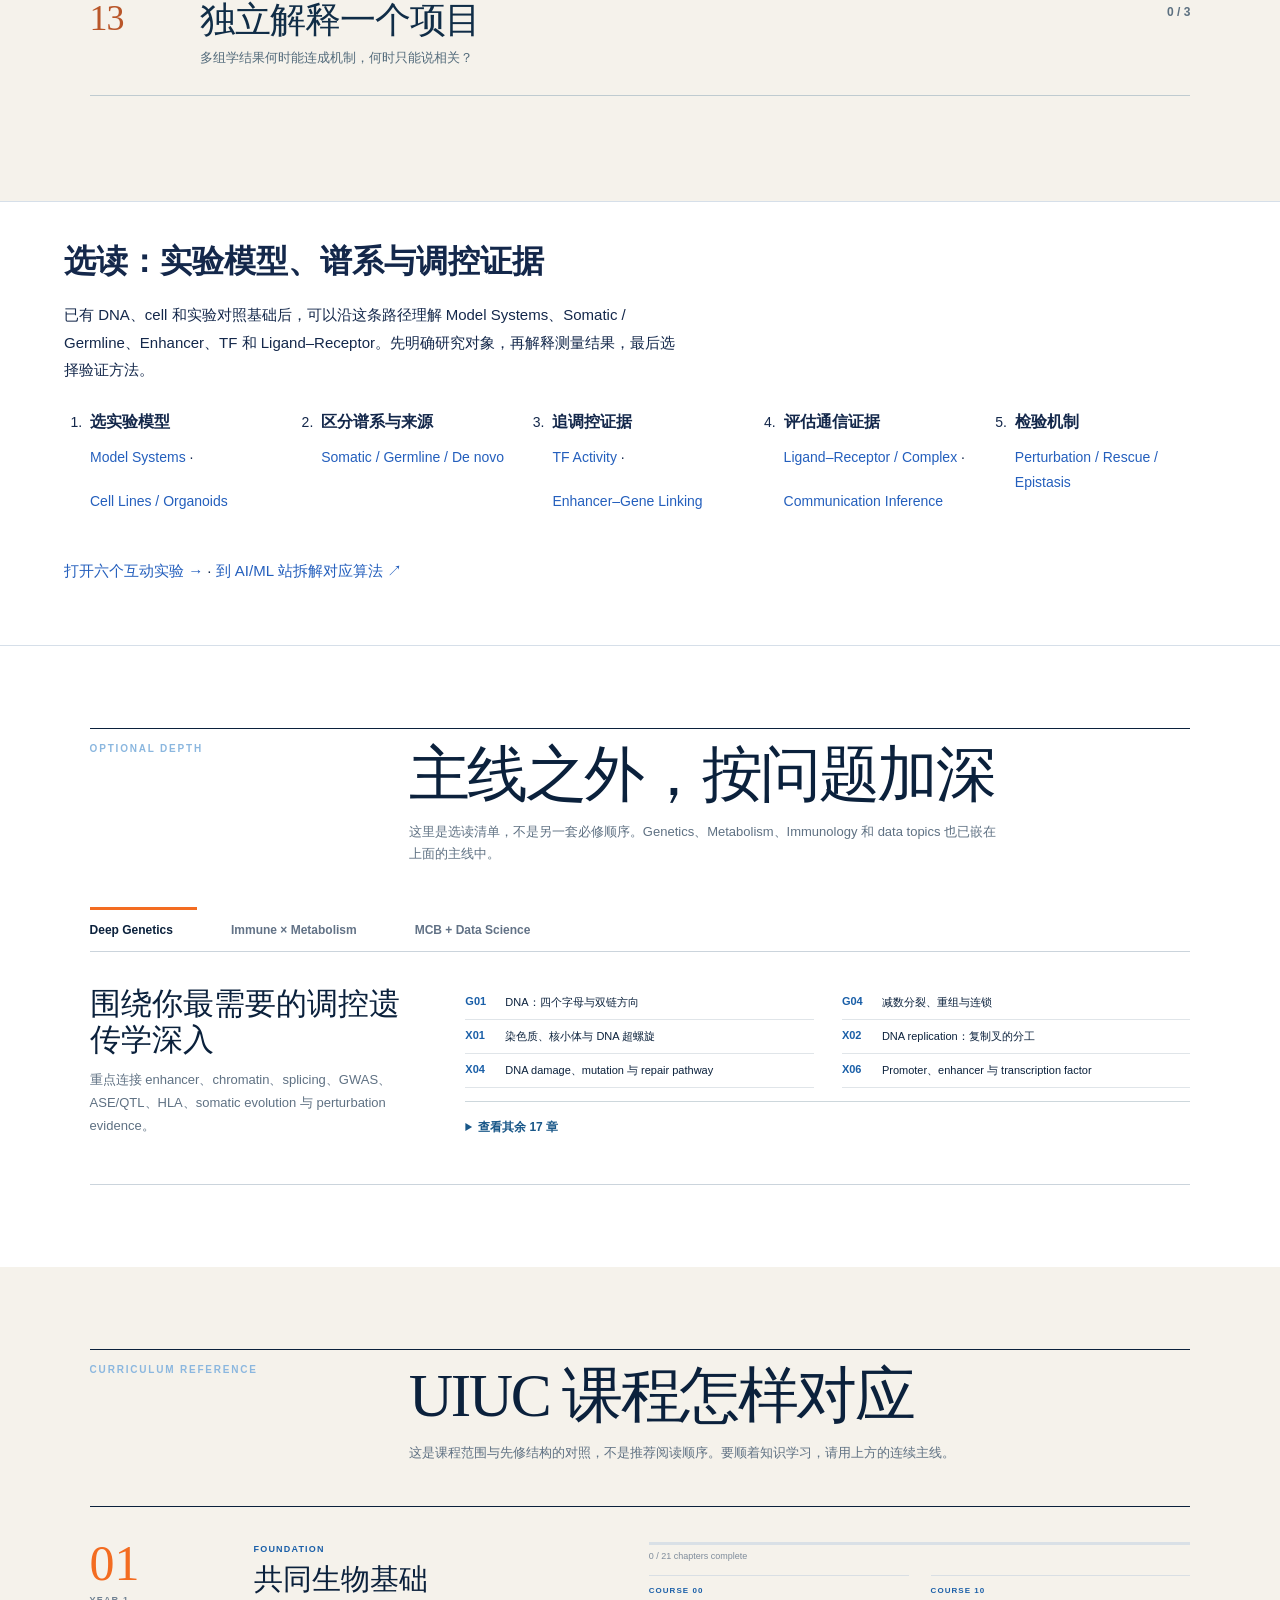
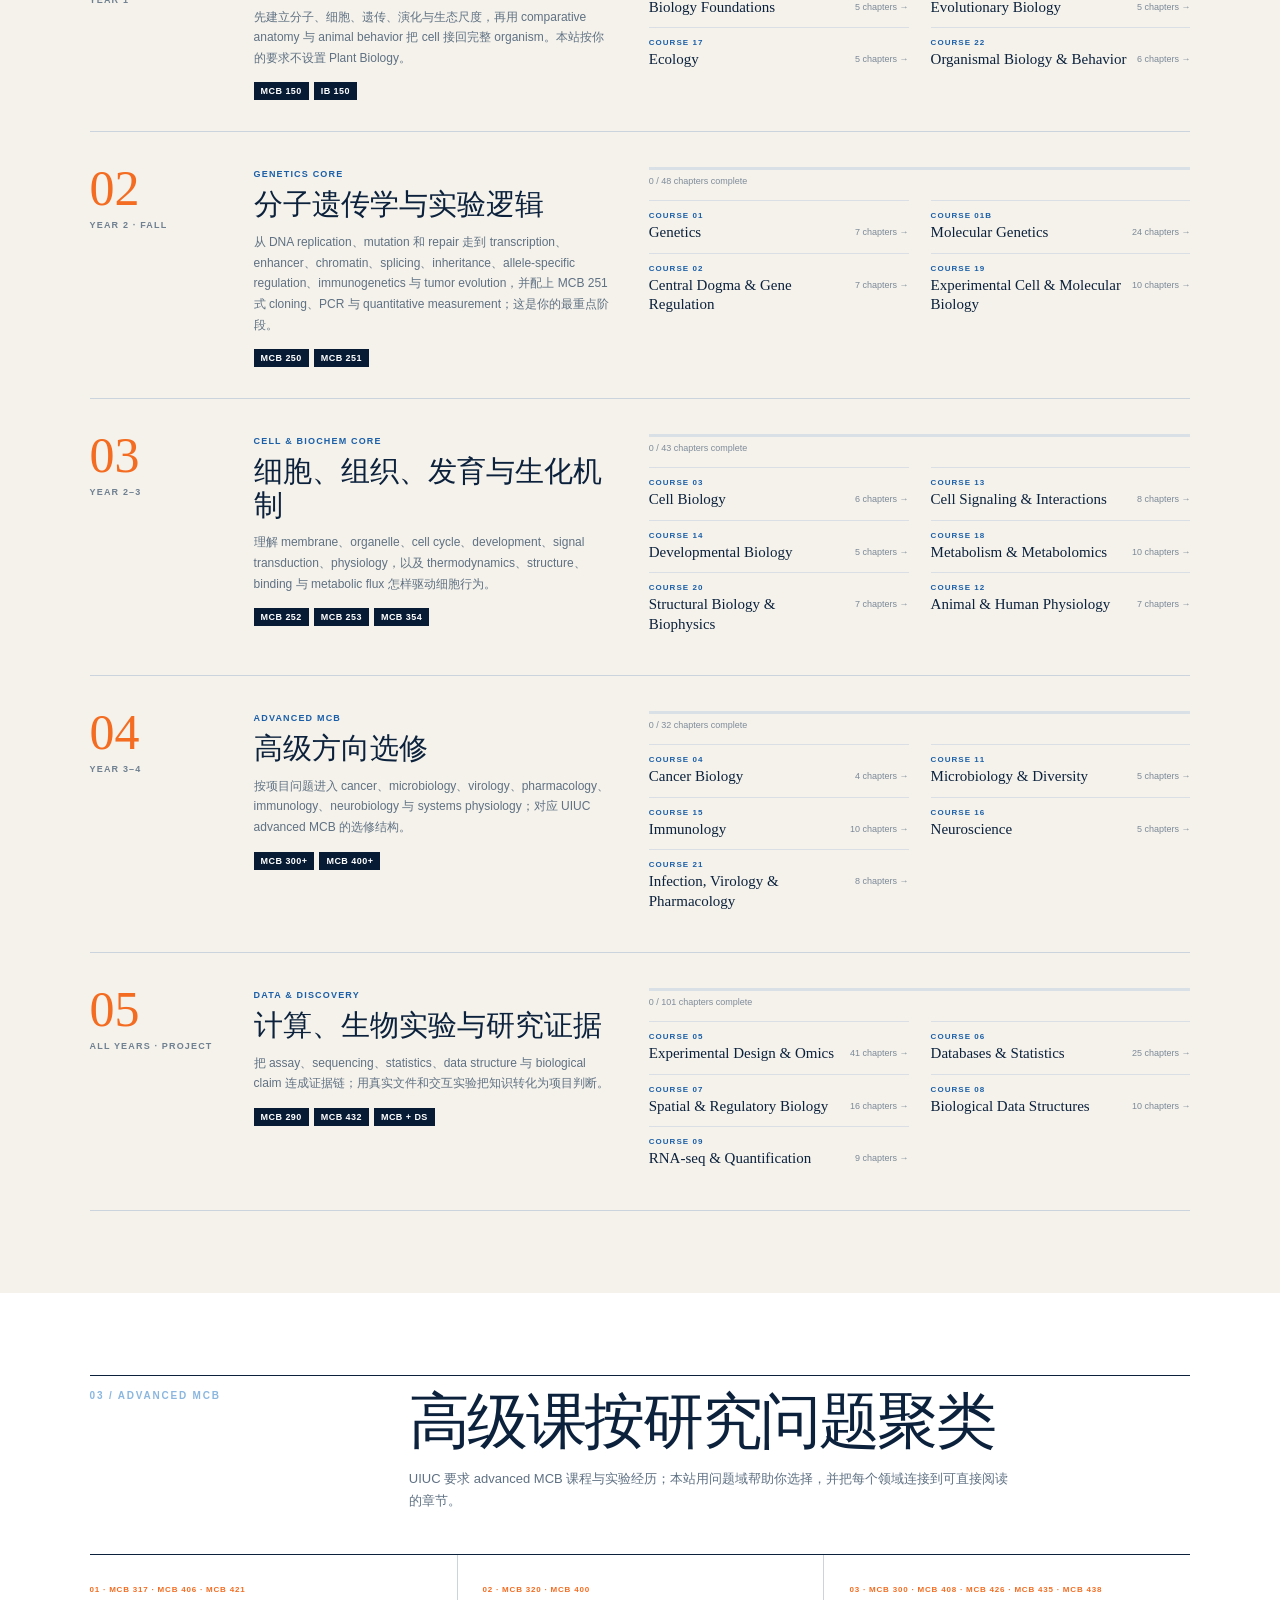
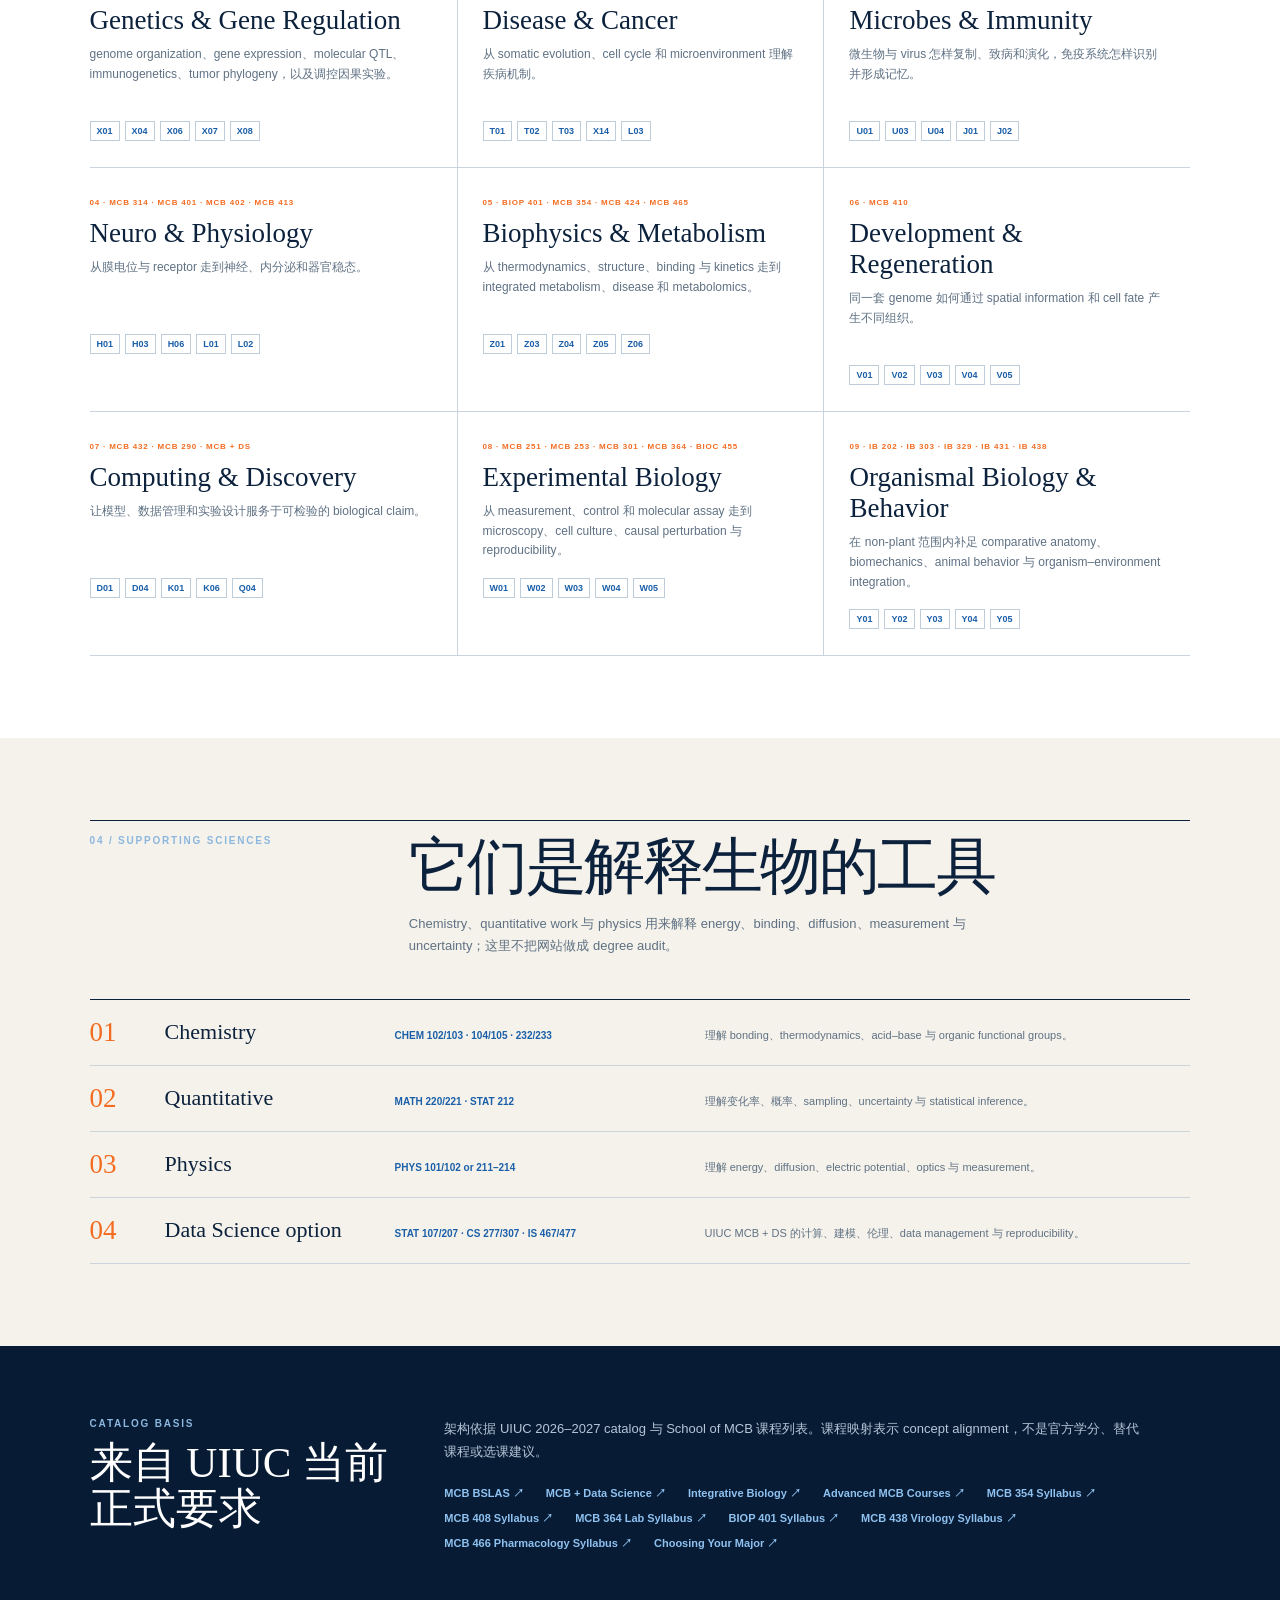
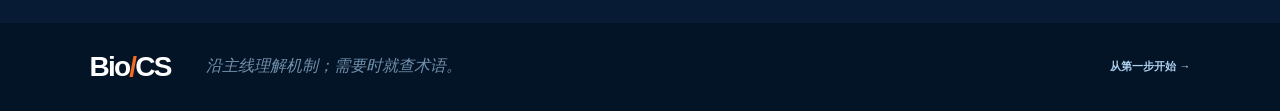
<file: uiuc-path.html>
<!doctype html>
<html lang="zh-CN">
<head>
  <meta charset="utf-8">
  <meta name="viewport" content="width=device-width, initial-scale=1">
  <meta http-equiv="refresh" content="0; url=index.html">
  <link rel="canonical" href="index.html">
  <title>学习路径已合并 · Bio/CS</title>
  <script>location.replace('index.html' + location.hash);</script>
</head>
<body><p>学习路径已合并到 <a href="index.html">Bio/CS 首页</a>。</p></body>
</html>
</file>
<file: uiuc-path.css>
:root{--navy:#071b34;--navy-2:#0c294b;--blue:#1a5fa8;--orange:#f36c21;--paper:#f5f2eb;--white:#fff;--ink:#0b213c;--muted:#5f7183;--line:#cbd4dc;--sans:Inter,ui-sans-serif,-apple-system,BlinkMacSystemFont,"Segoe UI",sans-serif;--serif:Georgia,"Times New Roman",serif}
*{box-sizing:border-box}html{scroll-behavior:smooth}body{margin:0;background:var(--paper);color:var(--ink);font-family:var(--sans);-webkit-font-smoothing:antialiased}a{color:inherit;text-decoration:none}a:hover{text-decoration:underline;text-underline-offset:3px}.skip-link{position:fixed;z-index:100;left:12px;top:8px;padding:9px 12px;background:white;color:var(--navy);transform:translateY(-150%)}.skip-link:focus{transform:none}.path-header{height:66px;display:flex;align-items:center;gap:38px;padding:0 clamp(20px,4vw,64px);background:var(--navy);color:white;border-bottom:1px solid rgba(255,255,255,.16);position:sticky;top:0;z-index:20}.path-brand{font:800 28px/1 var(--sans);letter-spacing:-1.8px}.path-brand span{color:var(--orange)}.path-brand:hover{text-decoration:none}.path-header nav{display:flex;gap:25px}.path-header nav a{font-size:12px;color:#b9caDB;font-weight:750}.path-header nav a[aria-current]{color:#fff}.path-header-meta{margin-left:auto;color:#7993ad;font-size:10px;font-weight:800;letter-spacing:.15em}
.path-hero{min-height:calc(100svh - 66px);background:var(--navy);color:white;display:grid;grid-template-columns:minmax(0,1fr) minmax(420px,.82fr);gap:5vw;padding:clamp(62px,9vh,105px) clamp(24px,7vw,110px) 78px;overflow:hidden}.path-hero-copy{align-self:center;max-width:760px}.overline,.section-intro>span,.evidence-section>div>span{display:block;color:#77a8d7;font-size:10px;font-weight:850;letter-spacing:.2em}.path-hero h1{font:400 clamp(58px,7.6vw,120px)/.92 var(--serif);letter-spacing:-.07em;margin:22px 0 31px}.path-hero h1 em{color:var(--orange);font-weight:400}.path-deck{max-width:680px;color:#c7d4e0;font:400 clamp(16px,1.5vw,21px)/1.7 var(--sans);margin:0}.path-actions{display:flex;gap:28px;align-items:center;margin-top:38px}.path-actions a{font-size:12px;font-weight:800}.path-actions a:first-child{background:var(--orange);padding:13px 18px;color:white}.path-actions a:first-child:hover{text-decoration:none;background:#ff7c34}.path-actions a:last-child{color:#bad3ec}
.path-hero-visual{align-self:center;position:relative;min-height:555px;border-left:1px solid rgba(255,255,255,.17);padding:12px 0 0 clamp(32px,5vw,76px)}.path-hero-visual ol{position:relative;z-index:2;list-style:none;margin:0;padding:0}.path-hero-visual li{display:grid;grid-template-columns:38px 1fr;gap:0 16px;padding:18px 0;border-bottom:1px solid rgba(255,255,255,.14)}.path-hero-visual li span{grid-row:1/3;color:var(--orange);font-size:10px;font-weight:850;padding-top:6px}.path-hero-visual b{font:400 clamp(21px,2vw,31px)/1.2 var(--serif);letter-spacing:-.03em}.path-hero-visual small{color:#7390ad;font-size:10px;text-transform:uppercase;letter-spacing:.13em;margin-top:4px}.helix{position:absolute;right:-15%;bottom:-13%;width:80%;height:45%;opacity:.16;transform:rotate(-14deg)}.helix:before,.helix:after{content:"";position:absolute;left:0;right:0;height:2px;background:var(--orange);top:50%;transform:rotate(18deg)}.helix:after{transform:rotate(-18deg)}.helix i{position:absolute;width:2px;height:100%;background:#79b5ee;left:10%}.helix i:nth-child(2){left:22%}.helix i:nth-child(3){left:34%}.helix i:nth-child(4){left:46%}.helix i:nth-child(5){left:58%}.helix i:nth-child(6){left:70%}.helix i:nth-child(7){left:82%}
.path-orientation{display:grid;grid-template-columns:repeat(4,1fr);background:#fff;border-bottom:1px solid var(--line);padding:0 clamp(24px,7vw,110px)}.path-orientation p{margin:0;padding:22px 22px 22px 0;min-width:0}.path-orientation p+p{border-left:1px solid var(--line);padding-left:22px}.path-orientation b,.path-orientation span{display:block}.path-orientation b{font-size:9px;letter-spacing:.13em;text-transform:uppercase;color:#718092}.path-orientation span{font:400 16px/1.35 var(--serif);margin-top:7px}
.track-section,.curriculum-section,.advanced-section,.support-section{padding:95px clamp(24px,7vw,110px)}.track-section,.advanced-section{background:#fff}.section-intro{display:grid;grid-template-columns:minmax(210px,.58fr) minmax(0,1.42fr);align-items:start;border-top:1px solid var(--ink);padding-top:14px;margin-bottom:42px}.section-intro>span{color:var(--orange)}.section-intro h2{font:400 clamp(40px,5.2vw,76px)/1 var(--serif);letter-spacing:-.055em;margin:0;max-width:850px}.section-intro p{grid-column:2;color:var(--muted);font-size:13px;line-height:1.7;max-width:600px;margin:14px 0 0}.track-switch{display:flex;gap:0;border-bottom:1px solid var(--line)}.track-switch button{appearance:none;border:0;border-top:3px solid transparent;background:transparent;color:#627286;padding:14px 24px 15px 0;margin-right:34px;font:750 12px/1 var(--sans);cursor:pointer}.track-switch button[aria-pressed="true"]{color:var(--ink);border-top-color:var(--orange)}.track-summary{display:grid;grid-template-columns:minmax(270px,.62fr) minmax(0,1.38fr);gap:50px;padding:34px 0;border-bottom:1px solid var(--line)}.track-summary>div:first-child>span{font-size:9px;color:var(--orange);letter-spacing:.14em;font-weight:850}.track-summary h3{font:400 31px/1.15 var(--serif);margin:9px 0 12px}.track-summary p{font-size:13px;line-height:1.75;color:var(--muted);margin:0}.track-chapters{display:grid;grid-template-columns:repeat(2,minmax(0,1fr));gap:0 28px}.track-chapters a{display:flex;gap:10px;padding:9px 0;border-bottom:1px solid #e0e5e9;font-size:11px}.track-chapters a b{color:var(--blue);min-width:30px}.track-chapters a.is-complete:after{content:"✓";margin-left:auto;color:#178052}
.stage-list{border-top:1px solid var(--ink)}.stage{display:grid;grid-template-columns:130px minmax(280px,.8fr) minmax(330px,1.2fr);gap:34px;padding:31px 0;border-bottom:1px solid var(--line)}.stage-index b{font:400 50px/1 var(--serif);color:var(--orange)}.stage-index span{display:block;font-size:9px;font-weight:850;letter-spacing:.13em;color:#6f8091;margin-top:7px}.stage header>span{font-size:9px;letter-spacing:.13em;color:var(--blue);font-weight:850}.stage h3{font:400 29px/1.16 var(--serif);margin:7px 0 10px}.stage header p{font-size:12px;line-height:1.72;color:var(--muted);margin:0;max-width:470px}.official-codes{display:flex;flex-wrap:wrap;gap:5px;margin-top:14px}.official-codes b{font-size:9px;letter-spacing:.05em;padding:4px 7px;background:var(--navy);color:white}.stage-progress{height:3px;background:#d9e0e6;margin-top:4px}.stage-progress span{display:block;height:100%;background:var(--orange)}.stage-content>small{display:block;font-size:9px;color:#7f8c9b;margin:6px 0 14px}.stage-content ul{list-style:none;margin:0;padding:0;display:grid;grid-template-columns:repeat(2,minmax(0,1fr));gap:0 22px}.stage-content li{border-top:1px solid #d9dfe4}.stage-content a{display:grid;grid-template-columns:1fr auto;gap:3px 10px;padding:10px 0}.stage-content a>span{grid-column:1/3;color:var(--blue);font-size:8px;font-weight:850;letter-spacing:.13em}.stage-content a>b{font:400 15px/1.3 var(--serif)}.stage-content a>small{font-size:9px;color:#7b8998;text-align:right;padding-top:4px}
.advanced-grid{display:grid;grid-template-columns:repeat(3,1fr);border-top:1px solid var(--ink)}.advanced-grid article{padding:23px 25px 26px 0;border-bottom:1px solid var(--line)}.advanced-grid article:not(:nth-child(3n+1)){border-left:1px solid var(--line);padding-left:25px}.advanced-grid article>span{font-size:8px;line-height:1.5;color:var(--orange);letter-spacing:.1em;font-weight:850}.advanced-grid h3{font:400 27px/1.15 var(--serif);margin:9px 0}.advanced-grid p{font-size:12px;line-height:1.65;color:var(--muted);min-height:60px;margin:0 0 16px}.advanced-grid article div{display:flex;gap:5px;flex-wrap:wrap}.advanced-grid article div a{font-size:9px;font-weight:850;color:var(--blue);border:1px solid #bfcddb;padding:4px 6px}.support-list{border-top:1px solid var(--ink)}.support-list article{display:grid;grid-template-columns:75px 1fr;padding:19px 0;border-bottom:1px solid var(--line)}.support-list article>b{font:400 27px/1 var(--serif);color:var(--orange)}.support-list article>div{display:grid;grid-template-columns:200px 280px 1fr;gap:30px;align-items:baseline}.support-list h3{font:400 22px/1.2 var(--serif);margin:0}.support-list span{font-size:10px;font-weight:750;color:var(--blue)}.support-list p{font-size:11px;line-height:1.6;color:var(--muted);margin:0}
.evidence-section{background:var(--navy);color:white;padding:72px clamp(24px,7vw,110px);display:grid;grid-template-columns:.58fr 1.42fr;gap:50px}.evidence-section h2{font:400 43px/1.08 var(--serif);margin:11px 0}.evidence-section p{color:#b4c6d7;line-height:1.75;font-size:13px;max-width:700px;margin:0 0 22px}.evidence-section nav{display:flex;flex-wrap:wrap;gap:10px 22px}.evidence-section nav a{color:#8fc2f1;font-size:11px;font-weight:750}footer{padding:30px clamp(24px,7vw,110px);display:flex;align-items:center;gap:35px;background:#041427;color:white}footer p{margin:0 auto 0 0;color:#7290ab;font:italic 16px/1.4 var(--serif)}footer>a:last-child{font-size:11px;color:#afd2f0;font-weight:800}
@media(max-width:980px){.path-hero{grid-template-columns:1fr minmax(330px,.7fr);padding-left:38px;padding-right:38px}.path-header{padding:0 28px}.path-orientation,.track-section,.curriculum-section,.advanced-section,.support-section,.evidence-section,footer{padding-left:38px;padding-right:38px}.stage{grid-template-columns:75px minmax(230px,.75fr) minmax(300px,1.25fr);gap:22px}.stage-content ul{grid-template-columns:1fr}.support-list article>div{grid-template-columns:170px 240px 1fr}}
@media(max-width:760px){.path-header{height:58px;padding:0 18px;gap:20px}.path-brand{font-size:24px}.path-header nav{gap:13px}.path-header nav a{font-size:10px}.path-header nav a:nth-child(3),.path-header nav a:nth-child(4),.path-header-meta{display:none}.path-hero{min-height:0;display:block;padding:66px 22px 52px}.path-hero h1{font-size:61px}.path-deck{font-size:16px}.path-actions{align-items:flex-start;flex-direction:column;gap:17px}.path-hero-visual{min-height:0;border-left:0;border-top:1px solid rgba(255,255,255,.17);padding:30px 0 0;margin-top:52px}.path-hero-visual li{padding:13px 0}.path-orientation{grid-template-columns:repeat(2,1fr);padding:0 22px}.path-orientation p{padding:17px 10px 17px 0}.path-orientation p:nth-child(odd){border-left:0;padding-left:0}.path-orientation p:nth-child(even){border-left:1px solid var(--line);padding-left:14px}.path-orientation p:nth-child(n+3){border-top:1px solid var(--line)}.path-orientation span{font-size:14px}.track-section,.curriculum-section,.advanced-section,.support-section{padding:63px 22px}.section-intro{display:block}.section-intro h2{font-size:45px;margin-top:13px}.section-intro p{margin-top:14px}.track-switch{overflow-x:auto}.track-switch button{flex:0 0 auto;margin-right:24px;padding-right:0}.track-summary{grid-template-columns:1fr;gap:25px}.track-chapters{grid-template-columns:1fr}.stage{grid-template-columns:56px 1fr;gap:16px}.stage-index b{font-size:40px}.stage header{grid-column:2}.stage-content{grid-column:2}.advanced-grid{grid-template-columns:1fr}.advanced-grid article,.advanced-grid article:not(:nth-child(3n+1)){padding:20px 0;border-left:0}.advanced-grid p{min-height:0}.support-list article{grid-template-columns:48px 1fr}.support-list article>div{display:block}.support-list span{display:block;margin:5px 0}.evidence-section{display:block;padding:55px 22px}.evidence-section>div+div{margin-top:28px}footer{padding:25px 22px;gap:18px}footer p{display:none}}
@media(prefers-reduced-motion:reduce){html{scroll-behavior:auto}*{animation:none!important;transition:none!important}}

/* Visual coherence pass: keep the UIUC identity, but protect reading space and narrow screens. */
body{overflow-x:clip}a:focus-visible,button:focus-visible{outline:3px solid #ff9b5d;outline-offset:3px}::selection{background:#f7b184;color:var(--navy)}
.path-header{gap:32px}.path-header nav{gap:22px;min-width:0}.path-header nav a{color:#c5d3df;white-space:nowrap}.path-header-meta{white-space:nowrap;flex:0 0 auto;color:#91a8bd}
.path-hero{grid-template-columns:minmax(0,1.08fr) minmax(360px,.72fr);gap:clamp(38px,5vw,78px);padding-top:clamp(58px,8vh,92px);padding-bottom:70px}.path-hero-copy{max-width:820px;min-width:0}.overline,.section-intro>span,.evidence-section>div>span{color:#8bb7df;letter-spacing:.18em}.path-hero h1{font-size:clamp(54px,6vw,92px);line-height:.98;letter-spacing:-.04em;text-wrap:balance;margin-bottom:29px}.path-hero-line{display:inline-block;white-space:nowrap}.path-deck{color:#d1dbe4;font-size:clamp(16px,1.4vw,20px);line-height:1.72}.path-actions{margin-top:36px}.path-actions a:last-child{color:#c5dcf1}.path-hero-visual{min-height:500px;padding-left:clamp(30px,4vw,62px)}
.track-section,.curriculum-section,.advanced-section,.support-section{padding-top:82px;padding-bottom:82px}.section-intro h2{font-size:clamp(40px,4.8vw,68px);line-height:1.04;letter-spacing:-.04em;text-wrap:balance}
@media(max-width:1280px){.path-header-meta{display:none}}
@media(max-width:980px){.path-hero{grid-template-columns:minmax(0,1fr) minmax(310px,.65fr)}}
@media(max-width:760px){.path-header{gap:18px}.path-hero{padding:62px 22px 50px}.path-hero h1{font-size:clamp(44px,13vw,56px);line-height:1.02;letter-spacing:-.035em}.path-hero-line{white-space:normal}.path-deck,.overline{overflow-wrap:anywhere}.path-hero-visual{margin-top:46px}}
</file>
<file: uiuc-story.css>
/* The home page begins with the question the curriculum helps answer. */
.path-hero{grid-template-columns:minmax(0,1.04fr) minmax(350px,.76fr);align-items:center}
.path-hero-copy{max-width:740px}
.path-hero h1{margin:0 0 30px;font-size:clamp(54px,6vw,88px);line-height:1.05}
.path-deck{max-width:640px;font-size:clamp(17px,1.5vw,21px);line-height:1.7}
.path-route-shortcut{display:inline-block;color:#b8cee0;font-size:12px;font-weight:700;margin-top:22px;text-underline-offset:4px}
.evidence-ladder{min-height:0;padding-top:5px;padding-bottom:5px}
.evidence-ladder h2{font:650 15px/1.4 var(--sans);color:#d8e6f1;margin:0 0 8px}
.evidence-ladder li{grid-template-columns:32px minmax(0,1fr);gap:0 14px;padding:13px 0}
.evidence-ladder li span{font-size:10px;padding-top:4px}
.evidence-ladder li b{font:400 clamp(20px,1.8vw,27px)/1.2 var(--serif);letter-spacing:-.02em}
.evidence-ladder li small{text-transform:none;letter-spacing:0;font-size:12px;color:#b3c9db;line-height:1.5;margin-top:3px}
.evidence-ladder>p{color:#9fb7ca;font-size:11px;line-height:1.6;margin:14px 0 0}
.track-summary{align-items:start}
.track-summary h3{margin-top:0}
.track-preview,.track-more>div{display:grid;grid-template-columns:repeat(2,minmax(0,1fr));gap:0 28px}
.track-chapters{display:block}
.track-more{border-top:1px solid #cdd7dc;margin-top:13px;padding-top:8px}
.track-more summary{color:#195788;font-size:12px;font-weight:750;padding:9px 0;min-height:40px;cursor:pointer}
.track-more>div{padding:6px 0 14px}
@media(max-width:980px){.path-hero{grid-template-columns:minmax(0,1fr) minmax(310px,.7fr)}}
@media(max-width:760px){
  .path-hero{display:block;padding:62px 22px 47px}
  .path-hero h1{font-size:clamp(43px,12vw,57px);line-height:1.06}
  .path-deck{font-size:16px}
  .evidence-ladder{border-left:0;border-top:1px solid rgba(255,255,255,.2);padding:23px 0 0;margin-top:43px}
  .evidence-ladder li{padding:11px 0}
  .evidence-ladder li b{font-size:23px}
  .track-preview,.track-more>div{grid-template-columns:1fr}
}
</file>
<file: guided-path.css>
/* A single visible course spine; the UIUC catalog remains a reference below it. */
.guided-route{padding:92px clamp(24px,7vw,110px) 105px;background:#f5f2eb;scroll-margin-top:66px}
.guided-route-intro{display:grid;grid-template-columns:minmax(0,1.5fr) minmax(270px,.55fr);gap:clamp(40px,7vw,110px);align-items:end;border-top:1px solid #183751;padding:18px 0 48px}
.guided-route-intro h2{font:400 clamp(44px,5.2vw,72px)/1.05 var(--serif);letter-spacing:-.035em;margin:0 0 17px;max-width:12ch;text-wrap:balance}
.guided-route-intro p{font-size:15px;line-height:1.85;color:#455d70;margin:0;max-width:64ch}
.guided-resume{border-top:1px solid #b9c6cd;padding-top:12px;display:grid;gap:12px;align-content:start}
.guided-resume span{color:#526d81;font-size:12px;font-weight:750}
.guided-resume a:nth-child(2){color:#15517e;font:600 18px/1.45 var(--serif);text-underline-offset:4px}
.guided-resume a:last-child{font-size:12px;color:#486a85;line-height:1.55;text-underline-offset:3px}
.guided-units{border-top:1px solid #183751}
.guided-unit{border-bottom:1px solid #bfcbd0}
.guided-unit summary{list-style:none;display:grid;grid-template-columns:90px minmax(0,1fr) 86px;gap:20px;align-items:start;padding:25px 0 27px;cursor:pointer;min-height:105px}
.guided-unit summary::-webkit-details-marker{display:none}
.guided-unit summary:focus-visible{outline:3px solid #bc6637;outline-offset:5px}
.guided-unit-number{font:400 36px/1 var(--serif);color:#b95629;letter-spacing:-.03em}
.guided-unit-heading strong{display:block;font:400 clamp(24px,2.8vw,36px)/1.15 var(--serif);letter-spacing:-.025em;color:#102d47}
.guided-unit-heading small{display:block;margin-top:7px;font-size:13px;color:#536b7b;line-height:1.55}
.guided-unit-progress{text-align:right;font-size:12px;font-weight:750;color:#5c7080;font-variant-numeric:tabular-nums;white-space:nowrap;padding-top:5px}
.guided-unit[open] .guided-unit-heading strong{color:#0f5789}
.guided-unit-body{margin:0 86px 34px 110px;max-width:850px}
.guided-outcome{margin:0 0 17px;color:#344e61;font-size:13px;line-height:1.7}
.guided-unit ol{list-style:none;margin:0;padding:0;display:grid;grid-template-columns:repeat(2,minmax(0,1fr));column-gap:30px}
.guided-unit li{border-top:1px solid #d0d9da;min-width:0}
.guided-unit li a{display:flex;align-items:baseline;gap:9px;padding:10px 0;color:#153c5a;font-size:13px;line-height:1.5;min-height:46px}
.guided-unit li a span{color:#9a765c;font-size:10px;font-weight:800;min-width:20px}
.guided-unit li a b{font-weight:600;min-width:0}
.guided-unit li.is-complete a b{color:#627a76}
.guided-unit li.is-complete a b:after{content:' ✓';color:#26745a}
.guided-unit li.is-next a b{color:#0a5589}
.guided-unit li a em{font-style:normal;color:#ba5826;font-size:10px;font-weight:800;white-space:nowrap;margin-left:auto}
.guided-bridge{border-top:1px solid #bfcbd0;margin:23px 0 0;padding-top:13px;color:#395c73;font:400 16px/1.65 var(--serif)}
.guided-apply{border-top:1px solid #d1d9dc;margin-top:18px;padding-top:15px;display:grid;grid-template-columns:minmax(0,.42fr) minmax(0,1fr) auto;gap:16px;align-items:baseline}
.guided-apply b{font-size:11px;color:#295c78}
.guided-apply p{font-size:12px;line-height:1.65;color:#465f70;margin:0}
.guided-apply a{font-size:11px;font-weight:750;color:#125b8b;white-space:nowrap;text-underline-offset:3px}
.guided-unit-more{display:grid;grid-template-columns:minmax(0,1fr) minmax(180px,.5fr);gap:26px;margin-top:19px}
.guided-unit-more p{margin:0;color:#667c88;font-size:11px;line-height:1.85}
.guided-unit-more p b{display:block;color:#395a6f;font-size:11px}
.guided-unit-more p a{color:#245b80;text-decoration:underline;text-decoration-color:#a8c0ce;text-underline-offset:3px}
.guided-practice{color:#145b8b;font-size:12px;font-weight:750;line-height:1.6;align-self:start;text-underline-offset:4px}
@media(max-width:980px){.guided-route-intro{grid-template-columns:1fr;gap:24px}.guided-resume{max-width:580px}.guided-unit-body{margin-right:0}}
@media(max-width:760px){
  .path-header nav a:nth-child(n+4){display:none}
  .path-header nav a:nth-child(3){display:inline}
  .guided-route{padding:64px 22px 72px;scroll-margin-top:58px}
  .guided-route-intro{padding-bottom:31px}
  .guided-route-intro h2{font-size:clamp(40px,11vw,52px)}
  .guided-route-intro p{font-size:14px}
  .guided-unit summary{grid-template-columns:46px minmax(0,1fr) 48px;gap:12px;padding:20px 0;min-height:0}
  .guided-unit-number{font-size:27px}
  .guided-unit-heading strong{font-size:25px}
  .guided-unit-heading small{font-size:12px}
  .guided-unit-progress{font-size:10px}
  .guided-unit-body{margin:0 0 28px 58px}
  .guided-unit ol{grid-template-columns:1fr}
  .guided-unit-more,.guided-apply{grid-template-columns:1fr;gap:9px}
  .guided-apply a{white-space:normal}
}
@media(max-width:380px){.path-header{gap:12px}.path-header nav{gap:9px}.path-header nav a{font-size:9px}.path-brand{font-size:22px}}
</file>
<file: regulation-links.css>
.regulation-route {
  padding: 36px clamp(20px, 5vw, 80px);
  border-block: 1px solid #d6dfe9;
  background: #fff;
  color: #14284b;
}
.regulation-route h2 {
  margin: 0 0 16px;
  font: 600 clamp(25px, 3vw, 32px)/1.45 Georgia, "Songti SC", serif;
}
.regulation-route p { max-width: 75ch; font-size: 15px; line-height: 1.85; }
.regulation-route ol {
  display: grid;
  grid-template-columns: repeat(5, minmax(0, 1fr));
  gap: 16px 26px;
  padding-left: 22px;
  margin: 24px 0;
}
.regulation-route li { padding-left: 4px; font-size: 14px; line-height: 1.75; }
.regulation-route li strong { display: block; font-size: 16px; }
.regulation-route a {
  display: inline-block;
  min-height: 44px;
  padding-block: 9px;
  color: #245fbd;
  text-underline-offset: 4px;
}
.regulation-route a:hover { text-decoration-thickness: 2px; }
.regulation-route a:focus-visible { outline: 3px solid #245fbd; outline-offset: 3px; }
.regulation-route ::selection { background: #d7e6ff; color: #14284b; }
@media (max-width: 850px) { .regulation-route ol { grid-template-columns: repeat(2, minmax(0, 1fr)); } }
@media (max-width: 420px) { .regulation-route ol { grid-template-columns: 1fr; gap: 8px; } }
</file>
<file: styles.css>
:root{--paper:#f6f5f1;--white:#fff;--ink:#0d2742;--muted:#53697d;--blue:#1e5b96;--blue-soft:#e8eff5;--line:#d4dce2;--coral:#d8622d;--pale:#eef2f4;--deep:#0b2541;--display:Georgia,"Noto Serif SC","Source Han Serif SC","Songti SC",serif;--sans:Inter,"Noto Sans SC","Microsoft YaHei",system-ui,sans-serif}
*{box-sizing:border-box}html{scroll-behavior:smooth}body{margin:0;background:var(--paper);color:var(--ink);font-family:var(--sans);font-size:16px;line-height:1.75}img{max-width:100%;height:auto}a{color:var(--blue);text-decoration:none}a:hover{text-decoration:underline}button,input{font:inherit}button{cursor:pointer}strong,b{font-weight:700}em{font-style:normal}section[id]{scroll-margin-top:88px}.page-shell{max-width:1320px;padding:0 42px;margin:0 auto}.skip-link{position:absolute;left:16px;top:-80px;z-index:100;background:var(--ink);color:white;padding:8px 14px}.skip-link:focus{top:8px}.site-header{position:sticky;top:0;z-index:40;background:rgba(248,251,255,.96);backdrop-filter:blur(14px);border-bottom:1px solid var(--line)}.header-inner{max-width:1400px;padding:0 42px;margin:auto;min-height:74px;display:flex;align-items:center;gap:34px}.brand{display:inline-flex;align-items:center;gap:13px;color:var(--ink);white-space:nowrap}.brand:hover{text-decoration:none}.brand>span{font:700 28px/1 var(--display);letter-spacing:-1.6px}.brand-slash{color:var(--blue)}.brand small{border-left:1px solid var(--line);padding-left:12px;font:600 9px/1.4 var(--sans);letter-spacing:.22em;max-width:130px;white-space:normal}.site-nav{display:flex;align-items:center;gap:23px;margin-left:auto}.site-nav a{font-size:13px;font-weight:650;color:var(--ink);white-space:nowrap}.site-nav a:hover,.site-nav a.active{color:var(--blue)}.header-cta{font-size:12px;font-weight:700;border:1px solid var(--blue);padding:8px 15px;border-radius:4px;white-space:nowrap}.header-cta:hover{background:var(--blue);color:#fff;text-decoration:none}.menu-toggle{display:none;border:0;background:transparent;color:var(--ink);font-size:24px}
.hero{display:grid;grid-template-columns:minmax(0,.94fr) minmax(0,1.06fr);align-items:center;min-height:565px;gap:20px;padding-top:50px;padding-bottom:45px}.hero h1{margin:0;font:700 clamp(56px,6vw,94px)/1.18 var(--display);letter-spacing:-.07em}.hero h1 span{color:var(--blue)}.hero-en{font:400 clamp(24px,3vw,37px)/1.2 var(--display);margin:4px 0 23px;color:#1c427d}.hero-lead{font-size:17px;max-width:560px;line-height:1.9;color:#324b6c;margin:0}.hero-actions{display:flex;align-items:center;gap:28px;margin:30px 0 0}.button{display:inline-flex;align-items:center;justify-content:center;gap:28px;border-radius:5px;padding:11px 22px;font-size:14px;font-weight:700;min-height:48px}.button-primary{background:var(--blue);color:#fff;box-shadow:0 9px 20px rgba(28,76,152,.15)}.button-primary:hover{background:#123f94;text-decoration:none}.text-link{font-size:13px;font-weight:700}.hero-note{font-size:12px;color:var(--muted);letter-spacing:.03em;margin:34px 0 0}.hero-figure{margin:0;align-self:center}.hero-figure img{display:block;width:100%;filter:drop-shadow(0 20px 34px rgba(46,95,168,.07))}figcaption{font-size:11px;color:#6b7f9b;line-height:1.5}.hero-figure figcaption{text-align:right;margin-top:-5px}.hero-figure figcaption a,figcaption a{font-weight:700}
.path-section{background:#fff;border-top:1px solid var(--line);border-bottom:1px solid var(--line);padding:60px 0 56px}.section-heading{display:flex;justify-content:space-between;align-items:end;gap:35px;margin-bottom:30px}.section-index,.eyebrow{display:block;color:var(--blue);font:800 11px/1.2 var(--sans);letter-spacing:.18em}.section-heading h2{font:700 clamp(30px,3.4vw,47px)/1.23 var(--display);letter-spacing:-.04em;margin:8px 0 0}.section-heading>p{max-width:380px;color:var(--muted);font-size:14px;margin:0 0 4px}.path-list{display:grid;grid-template-columns:repeat(6,1fr);list-style:none;padding:0;margin:0;border-top:1px solid var(--line);border-bottom:1px solid var(--line)}.path-list li+li{border-left:1px solid var(--line)}.path-list a{padding:22px 18px 24px;min-height:155px;display:flex;flex-direction:column;align-items:start;gap:14px;color:var(--ink);position:relative}.path-list a:hover{background:var(--pale);text-decoration:none}.path-list a>span:last-child{position:absolute;right:17px;top:20px;color:var(--blue)}.path-num{display:inline-grid;place-items:center;border-radius:50%;background:var(--blue);color:#fff;width:30px;height:30px;font-size:12px;font-weight:800}.path-list strong{display:block;font:700 18px/1.35 var(--display)}.path-list small{display:block;margin-top:5px;color:var(--muted);font-size:11px;line-height:1.3}
.chapter{padding-top:82px;padding-bottom:83px}.chapter-wrap{display:grid;grid-template-columns:160px minmax(0,1fr);gap:58px}.chapter.page-shell{display:grid;grid-template-columns:160px minmax(0,1fr);gap:58px}.chapter-rail{display:flex;flex-direction:column;gap:8px;padding-top:8px;color:var(--blue);font-weight:800}.chapter-rail span:first-child{font:700 49px/1 var(--display);letter-spacing:-.07em}.chapter-rail span:last-child{font:800 10px/1.4 var(--sans);letter-spacing:.17em}.chapter-main{min-width:0}.chapter h2{font:700 clamp(34px,3.5vw,50px)/1.25 var(--display);letter-spacing:-.045em;margin:0 0 20px}.chapter-intro{max-width:935px;color:#334b6b;font-size:18px;line-height:1.92;margin:0 0 34px}.chapter-intro em{font-family:var(--display);font-weight:700}.chapter-tint{background:#eff5fd;border-top:1px solid #e4edf9;border-bottom:1px solid #e4edf9}.cite{display:inline-block;vertical-align:super;font:700 10px/1 var(--sans);padding:0 1px}.scale-line{display:flex;align-items:stretch;justify-content:space-between;gap:10px;border-top:1px solid var(--line);border-bottom:1px solid var(--line);padding:23px 0;margin:34px 0}.scale-line div{flex:1;min-width:0}.scale-line b{font:700 23px/1.3 var(--display);display:block}.scale-line small{display:block;color:var(--blue);font-size:12px;font-weight:700}.scale-line em{display:block;font-size:12px;color:var(--muted);margin-top:11px}.scale-line>span{color:var(--blue);font-size:21px;align-self:center}.insight-grid{display:grid;grid-template-columns:1fr 1fr;gap:44px}.insight-grid>div{border-left:3px solid var(--blue);padding-left:18px}.insight-grid>div+div{border-left-color:var(--coral)}.insight-grid h3{font-size:13px;letter-spacing:.03em;margin:0 0 6px;color:var(--blue)}.insight-grid>div+div h3{color:#a94336}.insight-grid p{margin:0;color:var(--muted);font-size:14px}.cell-layout{display:grid;grid-template-columns:minmax(0,1.55fr) minmax(240px,.65fr);align-items:center;gap:40px}.cell-layout figure{margin:0}.cell-layout img{display:block;width:100%}.cell-layout figcaption{margin-top:4px}.mini-lessons{border-top:1px solid var(--line)}.mini-lessons>div{padding:14px 0 15px;border-bottom:1px solid var(--line)}.mini-lessons span{font-size:11px;color:var(--blue);font-weight:800}.mini-lessons h3{font:700 18px/1.2 var(--display);margin:3px 0 5px}.mini-lessons p{font-size:13px;color:var(--muted);margin:0;line-height:1.7}.cancer-context{display:grid;grid-template-columns:250px 1fr;gap:28px;border-top:1px solid var(--line);margin-top:27px;padding-top:22px}.cancer-context h3{font:700 23px/1.3 var(--display);margin:9px 0}.cancer-context p{margin:0;color:var(--muted);font-size:14px}.cancer-context em{font-style:normal;font-weight:700;color:var(--ink)}.definition-row{display:grid;grid-template-columns:repeat(3,1fr);gap:0;border-top:1px solid var(--line);border-bottom:1px solid var(--line)}.definition-row>div{padding:22px 24px 22px 0}.definition-row>div+div{border-left:1px solid var(--line);padding-left:24px}.definition-row span{font-size:10px;color:var(--blue);font-weight:800;letter-spacing:.15em}.definition-row h3{font:700 20px/1.35 var(--display);margin:7px 0}.definition-row p{font-size:13px;color:var(--muted);margin:0}.plain-note{margin-top:27px;border-left:3px solid var(--coral);background:rgba(221,112,95,.055);padding:16px 20px;font-size:14px;color:#465d76}.plain-note b{color:var(--ink)}.flow-figure{margin:16px 0 30px}.flow-figure img{width:100%;display:block}.flow-figure figcaption{margin-top:5px}.three-notes{display:grid;grid-template-columns:repeat(3,1fr);border-top:1px solid var(--line)}.three-notes p{font-size:13px;color:var(--muted);padding:14px 20px 0 0;margin:0}.three-notes p+p{border-left:1px solid var(--line);padding-left:20px}.three-notes b{color:var(--ink);font-size:14px}
.table-scroll{overflow:auto;border-top:2px solid var(--blue);border-bottom:1px solid var(--line)}.omics-table{border-collapse:collapse;width:100%;min-width:730px;font-size:13px;text-align:left}.omics-table caption{text-align:left;color:var(--muted);font-size:11px;padding:9px 0}.omics-table th,.omics-table td{padding:13px 15px;border-bottom:1px solid var(--line);vertical-align:top}.omics-table thead{background:#eaf2ff;color:#174481}.omics-table thead th{font-size:11px;letter-spacing:.05em}.omics-table tbody tr:last-child th,.omics-table tbody tr:last-child td{border-bottom:0}.omics-table tbody th{font:700 15px/1.25 var(--display);white-space:nowrap}.omics-table small{display:block;font:400 11px/1.4 var(--sans);color:var(--muted);margin-top:4px}.matrix-demo{display:grid;grid-template-columns:1fr 345px;gap:45px;align-items:center;margin-top:39px}.matrix-demo h3{font:700 24px/1.3 var(--display);margin:10px 0}.matrix-demo p{color:var(--muted);font-size:14px;margin:0;max-width:610px}.matrix-art{border:1px solid var(--line);background:#fff;padding:17px 20px;box-shadow:0 14px 30px rgba(40,92,162,.06)}.matrix-labels,.matrix-row{display:grid;grid-template-columns:55px repeat(4,1fr);align-items:center;gap:4px}.matrix-labels{font-size:10px;font-weight:800;color:#637b9a}.matrix-row{margin:4px 0}.matrix-row b{font-size:12px;color:#405a7a}.matrix-row i{height:24px;display:block}.matrix-row .v1{background:#e9f1ff}.matrix-row .v2{background:#bfd3fa}.matrix-row .v3{background:#8fbaee}.matrix-row .v4{background:#5b91d3}.matrix-row .v5{background:#2666ba}.matrix-art>small{display:block;color:#8493a8;font-size:9px;margin-top:8px}.image-stages{display:grid;grid-template-columns:repeat(3,1fr);gap:0;border-top:1px solid var(--line);border-bottom:1px solid var(--line)}.image-stages>div{padding:27px 22px 28px 0}.image-stages>div+div{padding-left:23px;border-left:1px solid var(--line)}.image-stages h3{font:700 21px/1.3 var(--display);margin:18px 0 7px}.image-stages p{font-size:13px;margin:0 0 7px;color:var(--muted)}.image-stages small{font-size:11px;color:#6c809a}.image-glyph{position:relative;display:block;width:100%;height:140px;overflow:hidden;background:#132d58}.image-glyph.microscopy{background:radial-gradient(circle at 25% 35%,#5d9ae3 0 9px,transparent 11px),radial-gradient(circle at 70% 65%,#d07885 0 17px,transparent 19px),radial-gradient(circle at 70% 28%,#8ba8e8 0 12px,transparent 14px),#132d58}.microscopy i{position:absolute;width:48px;height:37px;border:2px solid rgba(162,208,255,.65);border-radius:55% 45% 57% 43%;transform:rotate(34deg)}.microscopy i:nth-child(1){left:16%;top:51%}.microscopy i:nth-child(2){left:43%;top:20%}.microscopy i:nth-child(3){left:62%;top:61%}.microscopy i:nth-child(4){left:79%;top:14%}.microscopy i:nth-child(5){left:31%;top:7%}.image-glyph.pathology{background:#eccdd7}.pathology i{position:absolute;width:75px;height:65px;background:radial-gradient(circle at 50% 50%,#5c467d 0 6px,transparent 7px),radial-gradient(circle at 30% 28%,#a468a6 0 4px,transparent 5px),radial-gradient(circle at 65% 40%,#af79ad 0 5px,transparent 6px),#dda8be;border-radius:44% 56% 56% 44%;border:5px solid #f9e3e5}.pathology i:nth-child(1){left:10%;top:8%}.pathology i:nth-child(2){left:34%;top:45%}.pathology i:nth-child(3){left:60%;top:4%}.pathology i:nth-child(4){left:79%;top:60%}.pathology i:nth-child(5){left:-7%;top:75%}.image-glyph.radiology{background:radial-gradient(ellipse at center,#627b9a 0 23%,#263c58 24% 33%,#8194a8 34% 36%,#142943 37% 100%)}.radiology i:first-child{position:absolute;width:76px;height:78px;border:12px solid rgba(200,219,232,.5);border-radius:48%;left:calc(50% - 38px);top:30px}.radiology i:nth-child(2){position:absolute;width:25px;height:20px;background:#d57c76;border-radius:50%;left:54%;top:56px}.radiology i:nth-child(3){position:absolute;inset:10px;border:1px solid rgba(201,222,245,.25)}
.resolution-grid{display:grid;grid-template-columns:repeat(3,1fr);gap:0;border-top:1px solid var(--line);border-bottom:1px solid var(--line)}.resolution-grid>div{padding:22px 20px 23px 0}.resolution-grid>div+div{border-left:1px solid var(--line);padding-left:20px}.resolution-grid h3{font:700 21px/1.25 var(--display);margin:15px 0 7px}.resolution-grid h3 small{display:block;font:500 11px/1.5 var(--sans);color:var(--blue);margin-top:2px}.resolution-grid p{font-size:13px;color:var(--muted);margin:0 0 11px}.resolution-grid code{font:600 11px/1.5 Consolas,monospace;color:#285b9f}.resolution-art{height:150px;position:relative;overflow:hidden;background:#fff;border:1px solid #dbe7f4}.resolution-art span{position:absolute;width:31px;height:31px;border:3px solid #79a5df;background:#c3d9f6;border-radius:50%}.resolution-art span:nth-child(1){left:13%;top:18%}.resolution-art span:nth-child(2){left:28%;top:55%}.resolution-art span:nth-child(3){left:43%;top:23%}.resolution-art span:nth-child(4){left:61%;top:45%}.resolution-art span:nth-child(5){left:77%;top:15%}.resolution-art span:nth-child(6){left:84%;top:66%}.resolution-art span:nth-child(7){left:48%;top:72%}.resolution-art span:nth-child(8){left:7%;top:70%}.resolution-art span:nth-child(9){left:67%;top:3%}.resolution-art span:nth-child(3n){background:#f4b8b6;border-color:#d77b77}.resolution-art span:nth-child(4n){background:#c8d9ae;border-color:#8ba878}.bulk-art span{opacity:.55}.bulk-art:after{content:"Σ  →  ONE SAMPLE";position:absolute;right:12px;bottom:10px;background:#1b55b5;color:#fff;font:700 10px/1 var(--sans);padding:8px}.single-art span{box-shadow:0 0 0 4px #fff}.single-art:after{content:"CELL IDs";position:absolute;right:11px;bottom:7px;color:#3565a5;font:700 10px/1 var(--sans);letter-spacing:.12em}.spatial-art{background-color:#f9fcff;background-image:linear-gradient(#e6eef8 1px,transparent 1px),linear-gradient(90deg,#e6eef8 1px,transparent 1px);background-size:33px 33px}.spatial-art span{width:21px;height:21px;border-width:2px;opacity:.85}.spatial-art:after{content:"X / Y";position:absolute;right:12px;bottom:8px;color:#3565a5;font:700 10px/1 var(--sans);letter-spacing:.12em}
.filter-group{display:flex;flex-wrap:wrap;align-items:center;gap:10px 13px;border:0;padding:0;margin:0 0 7px}.filter-group legend{font-size:13px;font-weight:800;margin-bottom:12px}.filter-group legend small{font-size:11px;font-weight:400;color:var(--muted);margin-left:6px}.filter-group label{display:inline-flex;align-items:center;gap:7px;background:white;border:1px solid var(--line);padding:7px 11px;color:#355070;font-size:12px;cursor:pointer}.filter-group label:has(input:checked){border-color:var(--blue);background:#e7f0ff;color:#174d9f;font-weight:700}.filter-group input{accent-color:var(--blue);width:14px;height:14px;margin:0}.filter-group button{border:0;background:transparent;color:var(--blue);font-size:12px;font-weight:700;padding:8px}.filter-status{font-size:11px;color:var(--muted);margin:13px 0 9px}.dataset-list{border-top:2px solid var(--blue)}.dataset-item{display:grid;grid-template-columns:190px minmax(0,1fr) 205px;gap:24px;align-items:center;border-bottom:1px solid var(--line);padding:19px 0}.dataset-item[hidden]{display:none}.dataset-type{font-size:9px;letter-spacing:.13em;color:var(--blue);font-weight:800}.dataset-item h3{font:700 21px/1.2 var(--display);margin:2px 0 0}.dataset-item h3 small{font:400 12px/1 var(--sans);color:var(--muted)}.dataset-item p{font-size:13px;color:#50647f;margin:0}.dataset-item>div:last-child{text-align:right}.dataset-item>div:last-child span{display:block;font-size:11px;color:#6f8096;margin-bottom:5px}.dataset-item>div:last-child a{display:inline-block;font-size:11px;font-weight:800;margin-left:10px}.source-line{font-size:11px;color:#667b96;margin:14px 0 0}
.chapter-dark{background:var(--deep);color:#eef5ff}.chapter-dark .chapter-rail{color:#8eb8ff}.chapter-dark .chapter-intro{color:#d4e3f7}.workflow{list-style:none;margin:24px 0 30px;padding:0;border-top:1px solid rgba(226,237,255,.25)}.workflow li{display:grid;grid-template-columns:50px 1fr;gap:18px;padding:17px 0;border-bottom:1px solid rgba(226,237,255,.25)}.workflow li>span{font:700 23px/1.3 var(--display);color:#82b2ff}.workflow h3{font:700 17px/1.3 var(--display);margin:0 0 3px}.workflow p{font-size:13px;color:#c4d3e8;margin:0}.chapter-dark a{color:#9fc3ff}.tcga-warning{border-left:3px solid var(--coral);background:rgba(221,112,95,.08);padding:14px 19px;color:#e9f1ff}.tcga-warning b{font-size:13px}.tcga-warning p{margin:4px 0 0;font-size:13px;color:#c8d8ea}.skill-columns{display:grid;grid-template-columns:repeat(3,1fr);border-top:1px solid var(--line);border-bottom:1px solid var(--line)}.skill-columns>div{padding:20px 24px 22px 0}.skill-columns>div+div{border-left:1px solid var(--line);padding-left:24px}.skill-columns h3{font:700 19px/1.3 var(--display);margin:0 0 10px}.skill-columns ul{padding-left:17px;margin:0;color:var(--muted);font-size:13px}.skill-columns li{padding:3px 0}.try-box{display:grid;grid-template-columns:240px 1fr;gap:30px;background:#eaf2ff;border:1px solid #d4e4fa;padding:24px 30px;margin-top:32px}.try-box h3{font:700 22px/1.3 var(--display);margin:8px 0}.try-box ol{margin:0;padding-left:20px;color:#405977;font-size:13px}.try-box li{padding:3px 0}
.glossary-section{background:#fff;border-top:1px solid var(--line);border-bottom:1px solid var(--line);padding:67px 0 75px}.glossary-grid{display:grid;grid-template-columns:repeat(5,1fr);border-top:1px solid var(--line)}.glossary-grid>div{padding:19px 18px 20px 0;border-bottom:1px solid var(--line)}.glossary-grid>div:not(:nth-child(5n+1)){padding-left:18px;border-left:1px solid var(--line)}.glossary-grid a{font:700 15px/1.4 var(--display)}.glossary-grid p{font-size:12px;color:var(--muted);margin:8px 0 0;line-height:1.6}.references{padding-top:70px;padding-bottom:83px}.references .section-heading{margin-bottom:17px}.reference-list{column-count:2;column-gap:62px;margin:0;padding-left:21px;color:#61738a;font-size:12px}.reference-list li{break-inside:avoid;padding:5px 0 5px 2px}.reference-list a{font-weight:700}.source-updated{border-top:1px solid var(--line);padding-top:17px;font-size:11px;color:#72849c}.site-footer{background:#10264b;color:#d7e6fa;padding:31px 0}.site-footer>.page-shell{display:flex;align-items:center;gap:44px}.site-footer .brand{color:#fff}.site-footer .brand small{border-color:#5a759a}.site-footer p{font-size:12px;line-height:1.6;margin:0 auto 0 0}.site-footer a:last-child{color:#c3dcff;font-size:12px}
@media(max-width:1140px){.page-shell,.header-inner{padding-left:28px;padding-right:28px}.site-nav{gap:14px}.site-nav a{font-size:12px}.header-inner{gap:20px}.brand small{display:none}.path-list{grid-template-columns:repeat(3,1fr)}.path-list li:nth-child(4){border-left:0}.path-list li:nth-child(n+4){border-top:1px solid var(--line)}.chapter-wrap,.chapter.page-shell{grid-template-columns:118px minmax(0,1fr);gap:35px}.glossary-grid{grid-template-columns:repeat(3,1fr)}.glossary-grid>div:not(:nth-child(5n+1)){padding-left:0;border-left:0}.glossary-grid>div:not(:nth-child(3n+1)){padding-left:18px;border-left:1px solid var(--line)}}
@media(max-width:780px){.header-inner{min-height:62px}.brand>span{font-size:25px}.menu-toggle{display:block;margin-left:auto}.header-cta{display:none}.site-nav{position:absolute;left:0;right:0;top:62px;background:#fff;border-bottom:1px solid var(--line);padding:14px 24px 20px;display:none;flex-direction:column;align-items:stretch;gap:0;box-shadow:0 15px 25px rgba(16,38,75,.08)}.site-nav.open{display:flex}.site-nav a{font-size:14px;padding:8px 0}.hero{grid-template-columns:1fr;padding-top:65px;padding-bottom:35px;min-height:0}.hero h1{font-size:clamp(50px,11vw,72px)}.hero-lead{font-size:16px}.hero-figure{margin-top:20px}.section-heading{display:block}.section-heading>p{margin-top:14px}.chapter-wrap,.chapter.page-shell{display:block}.chapter-rail{flex-direction:row;align-items:baseline;gap:14px;margin-bottom:21px}.chapter-rail span:first-child{font-size:35px}.chapter{padding-top:64px;padding-bottom:65px}.chapter-intro{font-size:16px}.cell-layout{grid-template-columns:1fr}.mini-lessons{display:grid;grid-template-columns:repeat(3,1fr)}.mini-lessons>div{padding:15px 12px}.mini-lessons>div+div{border-left:1px solid var(--line)}.definition-row{grid-template-columns:1fr}.definition-row>div,.definition-row>div+div{padding:17px 0;border-left:0}.definition-row>div+div{border-top:1px solid var(--line)}.matrix-demo{grid-template-columns:1fr}.dataset-item{grid-template-columns:150px 1fr;gap:10px 22px}.dataset-item>div:last-child{grid-column:2;text-align:left}.dataset-item>div:last-child a{margin-left:0;margin-right:13px}.resolution-grid{grid-template-columns:1fr}.resolution-grid>div,.resolution-grid>div+div{padding:19px 0;border-left:0}.resolution-grid>div+div{border-top:1px solid var(--line)}.image-stages{grid-template-columns:1fr}.image-stages>div,.image-stages>div+div{padding:20px 0;border-left:0}.image-stages>div+div{border-top:1px solid var(--line)}.image-glyph{height:170px}.skill-columns{grid-template-columns:1fr}.skill-columns>div,.skill-columns>div+div{padding:17px 0;border-left:0}.skill-columns>div+div{border-top:1px solid var(--line)}.glossary-grid{grid-template-columns:repeat(2,1fr)}.glossary-grid>div:not(:nth-child(3n+1)){padding-left:0;border-left:0}.glossary-grid>div:nth-child(2n){padding-left:18px;border-left:1px solid var(--line)}.reference-list{column-count:1}}
@media(max-width:520px){.page-shell,.header-inner{padding-left:19px;padding-right:19px}.hero{padding-top:49px}.hero h1{font-size:50px}.hero-en{font-size:25px}.hero-actions{gap:15px;align-items:start;flex-direction:column}.hero-note{margin-top:25px}.path-section{padding:48px 0}.path-list{grid-template-columns:repeat(2,1fr)}.path-list li:nth-child(4){border-left:1px solid var(--line)}.path-list li:nth-child(odd){border-left:0}.path-list li:nth-child(n+3){border-top:1px solid var(--line)}.path-list a{min-height:133px;padding:17px 12px}.path-list strong{font-size:15px}.path-list small{font-size:10px}.section-heading h2{font-size:31px}.chapter h2{font-size:32px}.scale-line{display:grid;grid-template-columns:1fr 22px 1fr;gap:12px}.scale-line>span:nth-of-type(2){display:none}.scale-line div:last-child{grid-column:3}.scale-line em{font-size:10px}.scale-line b{font-size:20px}.insight-grid{grid-template-columns:1fr;gap:22px}.mini-lessons{display:block}.mini-lessons>div{padding:12px 0}.mini-lessons>div+div{border-left:0}.three-notes{display:block}.three-notes p,.three-notes p+p{border-left:0;padding:12px 0}.three-notes p+p{border-top:1px solid var(--line)}.dataset-item{display:block;padding:17px 0}.dataset-item p{margin:9px 0}.dataset-item>div:last-child span{display:inline;margin-right:10px}.filter-group{gap:7px}.filter-group label{font-size:11px;padding:6px 7px}.try-box{display:block;padding:20px}.try-box ol{margin-top:13px}.glossary-grid{grid-template-columns:1fr}.glossary-grid>div:nth-child(2n){border-left:0;padding-left:0}.glossary-grid>div{padding:14px 0}.site-footer>.page-shell{display:block}.site-footer p{margin:17px 0}.site-footer a:last-child{display:inline-block}}
@media(max-width:520px){.page-shell,.header-inner{padding-left:19px;padding-right:19px}.hero{padding-top:49px}.hero h1{font-size:50px}.hero-en{font-size:25px}.hero-actions{gap:15px;align-items:start;flex-direction:column}.hero-note{margin-top:25px}.path-section{padding:48px 0}.path-list{grid-template-columns:repeat(2,1fr)}.path-list li:nth-child(4){border-left:1px solid var(--line)}.path-list li:nth-child(odd){border-left:0}.path-list li:nth-child(n+3){border-top:1px solid var(--line)}.path-list a{min-height:133px;padding:17px 12px}.path-list strong{font-size:15px}.path-list small{font-size:10px}.section-heading h2{font-size:31px}.chapter h2{font-size:32px}.scale-line{display:grid;grid-template-columns:1fr 22px 1fr;gap:12px}.scale-line>span:nth-of-type(2){display:none}.scale-line div:last-child{grid-column:3}.scale-line em{font-size:10px}.scale-line b{font-size:20px}.insight-grid{grid-template-columns:1fr;gap:22px}.mini-lessons{display:block}.mini-lessons>div{padding:12px 0}.mini-lessons>div+div{border-left:0}.cancer-context{display:block}.cancer-context p{margin-top:9px}.three-notes{display:block}.three-notes p,.three-notes p+p{border-left:0;padding:12px 0}.three-notes p+p{border-top:1px solid var(--line)}.dataset-item{display:block;padding:17px 0}.dataset-item p{margin:9px 0}.dataset-item>div:last-child span{display:inline;margin-right:10px}.filter-group{gap:7px}.filter-group label{font-size:11px;padding:6px 7px}.try-box{display:block;padding:20px}.try-box ol{margin-top:13px}.glossary-grid{grid-template-columns:1fr}.glossary-grid>div:nth-child(2n){border-left:0;padding-left:0}.glossary-grid>div{padding:14px 0}.site-footer>.page-shell{display:block}.site-footer p{margin:17px 0}.site-footer a:last-child{display:inline-block}}
@media(prefers-reduced-motion:reduce){html{scroll-behavior:auto}}
.course-deep-link{border-left:3px solid var(--blue);padding:11px 16px;margin:8px 0 28px;background:#edf5ff;font-size:14px;color:#3b5675}.course-deep-link b{color:var(--ink)}.course-deep-link a{display:inline-block;font-weight:800;margin-left:8px}
.path-list{grid-template-columns:repeat(3,minmax(0,1fr))}.path-list li+li{border-left:0}.path-list li:not(:nth-child(3n+1)){border-left:1px solid var(--line)}.path-list li:nth-child(n+4){border-top:1px solid var(--line)}
.data-route{border:1px solid #cddff2;border-top:4px solid #2c69b5;background:#f3f8ff;margin:0 0 36px;padding:24px}.data-route-intro{display:flex;gap:22px;align-items:start;border-bottom:1px solid #d2e0f0;padding-bottom:17px}.data-route-intro .eyebrow{min-width:210px}.data-route-intro p{margin:0;color:#3d5674;font-size:14px;line-height:1.7;max-width:670px}.data-route-intro a{font-weight:800;white-space:nowrap}.data-route ol{list-style:none;display:grid;grid-template-columns:repeat(3,minmax(0,1fr));gap:0;margin:0;padding:0}.data-route li{border-bottom:1px solid #d7e5f3}.data-route li:not(:nth-child(3n+1)){border-left:1px solid #d7e5f3}.data-route ol a{min-height:112px;padding:16px 14px;display:flex;gap:11px;align-items:start;color:var(--ink)}.data-route ol a:hover{background:#e6f1ff;text-decoration:none}.data-route b{color:#2d6fbc;font-size:11px;font-weight:800}.data-route strong{display:block;font:700 17px/1.3 var(--display)}.data-route small{display:block;margin-top:5px;color:#607896;font-size:11px;line-height:1.45}.path-catalogue-title{font:700 25px/1.3 var(--display);margin:0 0 17px}.path-catalogue-title small{font:600 12px/1.5 var(--sans);color:#7188a1;margin-left:12px}.tcga-case-link{border:1px solid rgba(191,215,248,.35);background:rgba(146,187,248,.08);padding:13px 18px;color:#dceaff;font-size:13px;line-height:1.7;margin:0 0 21px}.tcga-case-link a{font-weight:800}
.uiuc-spine{list-style:none;display:grid;grid-template-columns:repeat(5,minmax(0,1fr));margin:0 0 34px;padding:0;border-top:3px solid #163f74;border-bottom:1px solid var(--line)}
.uiuc-spine li+li{border-left:1px solid var(--line)}
.uiuc-spine a{display:block;min-height:154px;padding:19px 16px;color:var(--ink)}
.uiuc-spine a:hover{background:#edf5ff;text-decoration:none}
.uiuc-spine span{display:block;color:#2b69ae;font-size:9px;letter-spacing:.12em;font-weight:850}
.uiuc-spine b{display:block;font:700 19px/1.25 var(--display);margin:13px 0 8px}
.uiuc-spine small{display:block;color:#667c96;font-size:11px;line-height:1.55}
@media(max-width:900px){.data-route ol{grid-template-columns:repeat(2,minmax(0,1fr))}.data-route li{border-left:0!important}.data-route li:nth-child(even){border-left:1px solid #d7e5f3!important}.data-route-intro{display:block}.data-route-intro p{margin-top:10px}}
@media(max-width:900px){.uiuc-spine{grid-template-columns:repeat(2,minmax(0,1fr))}.uiuc-spine li{border-left:0!important;border-top:1px solid var(--line)}.uiuc-spine li:nth-child(even){border-left:1px solid var(--line)!important}.uiuc-spine li:first-child,.uiuc-spine li:nth-child(2){border-top:0}}
@media(max-width:520px){.data-route{padding:16px;margin-bottom:28px}.data-route ol a{padding:13px 8px;min-height:110px}.data-route strong{font-size:15px}.data-route small{font-size:10px}.data-route-intro a{white-space:normal}.path-catalogue-title small{display:block;margin:5px 0 0}}
@media(max-width:520px){.uiuc-spine a{min-height:136px;padding:15px 10px}.uiuc-spine b{font-size:16px}.uiuc-spine small{font-size:10px}}
@media(max-width:900px){.path-list{grid-template-columns:repeat(2,minmax(0,1fr))}.path-list li{border-left:0!important}.path-list li:nth-child(even){border-left:1px solid var(--line)!important}.path-list li:nth-child(n+3){border-top:1px solid var(--line)}}

/* Shared reading and interaction baseline for the legacy learning surfaces. */
body{overflow-x:clip}a:focus-visible,button:focus-visible,input:focus-visible,summary:focus-visible{outline:3px solid #f39a57;outline-offset:3px}::selection{background:#f6c6a9;color:#071b34}
.insight-grid>div{border-left:0;padding-left:0;border-top:1px solid var(--line);padding-top:14px}.plain-note,.tcga-warning{border-left:0;border-top:1px solid var(--coral)}
</file>
<file: course.css>
.course-page{background:#f3f7fd}
.course-top-nav{display:flex;gap:24px;margin-left:auto;align-items:center}
.course-top-nav a{font-size:13px;font-weight:700;color:var(--muted)}
.course-top-nav a[aria-current]{color:var(--blue)}
.course-shell{max-width:1480px;margin:auto;display:grid;grid-template-columns:292px minmax(0,1fr);align-items:start}
.course-sidebar{position:sticky;top:74px;max-height:calc(100vh - 74px);overflow-y:auto;border-right:1px solid var(--line);background:#f9fbff;padding:28px 17px 30px 31px;scrollbar-width:thin}
.course-sidebar-head{padding:0 13px 25px}
.course-sidebar-head p{font:700 26px/1.2 var(--display);margin:0 0 6px;letter-spacing:-.04em}
.course-sidebar-head strong{display:block;font-size:10px;letter-spacing:.13em;color:var(--blue)}
.course-sidebar-head small{display:block;font-size:11px;color:var(--muted);margin-top:7px}
.progress-track{height:6px;background:#dce8f8;border-radius:99px;margin-top:18px;overflow:hidden}
.progress-track span{display:block;width:0;height:100%;background:var(--coral);border-radius:99px;transition:width .3s}
.lesson-nav{display:flex;flex-direction:column;gap:3px}
.nav-group{padding:18px 13px 6px;color:#597391;font-size:10px;font-weight:800;letter-spacing:.13em}
.lesson-nav a{display:grid;grid-template-columns:28px minmax(0,1fr) 10px;gap:9px;align-items:center;padding:10px 11px;border-radius:7px;color:var(--ink)}
.lesson-nav a:hover,.lesson-nav a[aria-current]{text-decoration:none;background:#e7f0ff}
.lesson-nav a[aria-current]{box-shadow:inset 3px 0 var(--blue)}
.lesson-nav a>b{font-size:11px;color:var(--blue)}
.lesson-nav a>span{font-size:12px;font-weight:750;line-height:1.32}
.lesson-nav a small{display:block;font-size:10px;font-weight:450;color:#7186a0;line-height:1.35;margin-top:4px}
.lesson-nav a i{width:7px;height:7px;border-radius:50%;border:1.5px solid #aabbd2}
.lesson-nav a.is-complete i{border-color:var(--coral);background:var(--coral)}
.sidebar-map-link{display:block;margin:24px 12px 0;font-size:12px;font-weight:700}
.course-main{min-width:0;padding:31px clamp(24px,5vw,78px) 80px;background:white;min-height:calc(100vh - 74px)}
.course-toolbar{display:flex;justify-content:space-between;gap:20px;padding-bottom:18px;border-bottom:1px solid var(--line);font-size:10px;font-weight:800;letter-spacing:.13em;color:#6c85a4}
.course-toolbar a{font-size:11px;letter-spacing:0}
.lesson{display:none;max-width:900px;margin:0 auto}
.lesson.is-active{display:block}
.lesson-hero{padding:47px 0 35px;border-bottom:1px solid var(--line)}
.lesson-meta{display:flex;gap:15px;flex-wrap:wrap;color:var(--blue);font-size:10px;font-weight:800;letter-spacing:.16em}
.lesson-meta span+span{color:#8394aa}
.lesson-hero h1{font:700 clamp(42px,4.4vw,64px)/1.18 var(--display);letter-spacing:-.055em;margin:14px 0 9px}
.lesson-hero>p{font-size:17px;color:#47607d;margin:0 0 24px}
.outcomes{display:flex;flex-wrap:wrap;gap:8px;list-style:none;padding:0;margin:0}
.outcomes li{font-size:11px;color:#28568c;background:#eaf2ff;padding:6px 10px;border-radius:3px}
.lesson-body{padding-top:33px}
.lesson-body p{color:#344e6d;line-height:1.95}
.lesson-body a{text-decoration:underline;text-decoration-color:#acc5eb;text-underline-offset:3px}
.lesson-body a:hover{text-decoration-color:var(--blue)}
.teaching-block{margin:0 0 34px}
.step-kicker{display:block;font-size:10px;font-weight:800;letter-spacing:.17em;color:var(--blue);margin-bottom:7px}
.teaching-block h2{font:700 clamp(25px,2.6vw,34px)/1.3 var(--display);letter-spacing:-.035em;margin:0 0 16px}
.teaching-block p{font-size:15px;margin:0 0 15px}
.teaching-block p:last-child{margin-bottom:0}
.teaching-block em{font-weight:700;color:var(--ink)}
.lesson-body code{font:600 .9em/1.4 Consolas,"Courier New",monospace;background:#eff4fa;padding:1px 4px;border-radius:3px;overflow-wrap:anywhere}
.source-mark{white-space:nowrap;font-size:11px;font-weight:750}
.logic-strip,.pipeline-map{display:flex;align-items:stretch;gap:7px;margin:19px 0 8px}
.logic-strip>div,.pipeline-map>span{flex:1;background:#edf4fe;border:1px solid #dbe8f8;padding:16px 10px;text-align:center;min-width:0}
.logic-strip b,.pipeline-map>span{font-size:12px}
.logic-strip small,.pipeline-map small{display:block;font-size:10px;color:#6682a5;line-height:1.4;margin-top:4px}
.logic-strip>span,.pipeline-map>i{align-self:center;color:var(--blue);font-size:20px;font-style:normal}
.diagram-credit,.table-caption{font-size:11px!important;color:#73859b!important;line-height:1.55!important;margin:7px 0 30px!important}
.compare-table-wrap,.table-scroll{overflow-x:auto;max-width:100%}
.compare-table,.course-table{width:100%;border-collapse:collapse;text-align:left;font-size:13px;min-width:560px}
.compare-table th,.compare-table td,.course-table th,.course-table td{padding:12px 14px;border:1px solid var(--line);vertical-align:top}
.compare-table thead,.course-table thead{background:#eaf2ff;color:#18477f}
.compare-table tbody th,.course-table tbody th{font-weight:750;color:var(--ink)}
.compare-table tbody th small{font-weight:400;color:var(--muted)}
.cs-bridge{border-left:4px solid var(--coral);padding:17px 21px;background:#fff5f2;margin:35px 0}
.cs-bridge b{font-size:12px;letter-spacing:.04em;color:#a84436}
.cs-bridge p{margin:5px 0 0;font-size:14px}
.checkpoint{border:1px solid #d4e2f4;background:#f5f9ff;padding:0 19px;margin:30px 0}
.checkpoint summary{cursor:pointer;font-size:14px;font-weight:750;padding:14px 0;color:#1c4d91}
.checkpoint p{border-top:1px solid #d4e2f4;font-size:13px;margin:0;padding:12px 0}
.lesson-sources{font-size:11px!important;color:#75879c!important;border-top:1px solid var(--line);padding-top:14px;margin-top:33px}
.lesson-sources b{color:var(--ink);margin-right:8px}
.wide-diagram{margin:24px 0 35px;padding:13px;background:#f5f9ff;border:1px solid var(--line)}
.wide-diagram img{display:block;width:100%}
.wide-diagram figcaption{margin-top:8px}
.dna-panel{margin:20px 0 33px;background:#f0f6ff;border:1px solid var(--line);padding:25px;text-align:center}
.strand{display:grid;grid-template-columns:1.5fr repeat(4,1fr) 1.5fr;max-width:460px;gap:8px;margin:auto;align-items:center}
.strand b{font:700 23px/1 var(--sans);color:white;background:#2d69bf;border-radius:5px;padding:9px 0}
.strand.complement b{background:#d46a59}
.strand-end{font-size:13px;font-weight:700;color:#466689}
.strand-pairs{display:grid;grid-template-columns:repeat(4,1fr);max-width:330px;gap:8px;margin:7px auto}
.strand-pairs i{height:15px;border-left:2px dashed #9aafd0;justify-self:center}
.dna-panel figcaption{margin-top:16px}
.punnett{display:grid;grid-template-rows:repeat(3,1fr);max-width:330px;border:1px solid var(--line);margin:18px 0}
.punnett>div{display:grid;grid-template-columns:repeat(3,1fr)}
.punnett span,.punnett strong{padding:9px;text-align:center;border:1px solid var(--line)}
.punnett span{background:#eaf2ff;color:var(--blue)}
.punnett strong{font-family:Consolas,monospace}
.variant-strip,.resolution-grid{display:grid;grid-template-columns:repeat(3,1fr);gap:12px;margin:20px 0 25px}
.variant-strip>div,.resolution-grid>div{background:#f3f8ff;border:1px solid var(--line);padding:16px;min-width:0}
.variant-strip small,.resolution-grid small{display:block;color:var(--blue);font-size:10px;font-weight:800;letter-spacing:.13em}
.variant-strip code{display:block;margin:14px 0;font-size:12px!important;white-space:nowrap;background:transparent}
.variant-strip mark{background:#ffd7cc;color:#9a3c2e;padding:2px}
.variant-strip span,.resolution-grid p{font-size:11px!important;line-height:1.45!important;color:var(--muted)!important;margin:0!important}
.resolution-grid strong{display:block;font-size:13px;margin:9px 0}
.code-card{background:#11294e;color:#e7f2ff;padding:17px 20px;margin:20px 0;border-radius:5px;overflow:auto}
.code-card span{font-size:10px;color:#9fc4f9;letter-spacing:.1em}
.code-card pre{margin:9px 0 0;line-height:1.55}
.code-card code{background:transparent;color:inherit;padding:0}
.regulation-map{display:flex;align-items:center;gap:8px;margin:22px 0;background:#f2f7ff;padding:17px;overflow-x:auto}
.regulation-map span,.regulation-map strong{background:#dceafe;padding:12px;min-width:95px;text-align:center;font-size:12px;font-weight:750;line-height:1.2}
.regulation-map small{display:block;color:#6f85a0;font-size:10px;margin-top:5px}
.regulation-map i{font-style:normal;font-size:20px;color:var(--blue)}
.pipeline-map{margin:20px 0}
.pipeline-map>span{font-weight:750}
.course-steps{list-style:none;counter-reset:step;padding:0;margin:20px 0 22px;border-top:1px solid var(--line)}
.course-steps li{counter-increment:step;display:grid;grid-template-columns:38px 125px 1fr;gap:9px;align-items:start;padding:12px 0;border-bottom:1px solid var(--line);font-size:13px;color:var(--muted)}
.course-steps li:before{content:counter(step,decimal-leading-zero);font-weight:800;color:var(--blue)}
.course-steps b{color:var(--ink)}
.study-card{background:#f0f6ff;border-left:3px solid var(--blue);padding:15px 18px;margin:18px 0}
.study-card span{display:block;font-size:12px;font-weight:800;margin-bottom:6px}
.study-card code{display:block;background:transparent;padding:0;font-size:12px;line-height:1.7}
.course-footer-nav{max-width:900px;margin:45px auto 0;border-top:1px solid var(--line);padding-top:24px;display:flex;align-items:start;justify-content:space-between;gap:18px}
.course-footer-nav button{border:1px solid var(--blue);background:white;color:var(--blue);font-size:12px;font-weight:800;border-radius:4px;padding:9px 14px;min-height:39px}
.course-footer-nav button:hover:not(:disabled){background:var(--blue);color:white}
.course-footer-nav button:disabled{opacity:.35;cursor:default}
.course-footer-nav>div{text-align:center}
#complete-lesson{background:var(--blue);color:white}
#complete-lesson.is-complete{background:#fff6f3;color:#a54436;border-color:#deaa9f}
#completion-message{display:block;margin-top:6px;font-size:10px;color:var(--muted);min-height:1.5em}
.course-footer{max-width:900px;margin:42px auto 0;border-top:1px solid var(--line);padding-top:17px;display:flex;justify-content:space-between;gap:20px;align-items:center}
.course-footer p{font-size:11px;color:#75879c;line-height:1.6;margin:0}
.course-footer a{font-size:11px;font-weight:750}
@media(max-width:1050px){.course-shell{grid-template-columns:245px minmax(0,1fr)}.course-sidebar{padding-left:12px}.course-main{padding-left:30px;padding-right:30px}.lesson-hero h1{font-size:48px}}
@media(max-width:780px){.course-top-nav{gap:13px}.course-top-nav a{font-size:11px}.course-shell{display:block}.course-sidebar{position:relative;top:auto;max-height:none;overflow:visible;border-right:0;border-bottom:1px solid var(--line);padding:14px 18px;background:#f9fbff}.course-sidebar-head{display:grid;grid-template-columns:1fr auto;gap:1px 15px;align-items:center;padding:0 0 8px}.course-sidebar-head p{font-size:20px}.course-sidebar-head strong{font-size:9px}.course-sidebar-head .progress-track{grid-column:1;grid-row:2;margin-top:5px}.course-sidebar-head small{grid-column:2;grid-row:2;margin:0}.lesson-nav{display:flex;flex-direction:row;overflow-x:auto;gap:5px;padding:6px 0 8px;scrollbar-width:thin}.nav-group,.lesson-nav a small,.lesson-nav a i,.sidebar-map-link{display:none}.lesson-nav a{display:flex;min-width:max-content;gap:5px;padding:6px 9px;border:1px solid var(--line)}.lesson-nav a>span{font-size:11px}.lesson-nav a>b{font-size:10px}.course-main{min-height:0;padding:20px 24px 55px}.lesson-hero{padding-top:28px}.lesson-hero h1{font-size:42px}}
@media(max-width:560px){.course-top-nav a:nth-child(n+3){display:none}.course-main{padding:17px 19px 46px}.course-toolbar>span{font-size:8px}.lesson-hero h1{font-size:37px}.lesson-hero>p{font-size:15px}.teaching-block h2{font-size:27px}.teaching-block p{font-size:14px}.logic-strip,.pipeline-map{flex-wrap:wrap;justify-content:center}.logic-strip>div,.pipeline-map>span{flex:1 1 42%}.logic-strip>span:nth-of-type(2),.pipeline-map>i:nth-of-type(2){display:none}.variant-strip,.resolution-grid{grid-template-columns:1fr}.course-steps li{grid-template-columns:27px 1fr;gap:3px 10px}.course-steps li span{grid-column:2}.course-footer-nav{gap:8px}.course-footer-nav button{font-size:10px;padding:7px 8px}.course-footer{display:block}.course-footer a{display:inline-block;margin-top:10px}}
@media(prefers-reduced-motion:reduce){.progress-track span{transition:none}}

/* Central Dogma worked example */
.deep-dogma{overflow:hidden}
.deep-dogma-scroll{overflow-x:auto;scrollbar-width:thin}
.deep-dogma-scroll img{display:block;width:100%;min-width:780px;max-width:none;height:auto}
.sequence-example{border:1px solid var(--line);border-radius:6px;overflow-x:auto;margin:18px 0 22px;background:#f6faff}
.sequence-example>div{display:grid;grid-template-columns:minmax(190px,.9fr) minmax(235px,1.1fr);min-width:500px;align-items:center}
.sequence-example>div+div{border-top:1px solid var(--line)}
.sequence-example b{padding:12px 16px;color:#284e80;font-size:12px}
.sequence-example code{display:block;margin:6px 10px;padding:7px 10px!important;background:#e7f0ff!important;font-size:14px!important;letter-spacing:.07em;white-space:nowrap}
.sequence-example>div:last-child{background:#eaf4ff}
.sequence-example>div:last-child code{background:#d5e7ff!important;color:#164887}
.codon-walk{overflow-x:auto;margin:18px 0 20px;border:1px solid var(--line);border-radius:6px}
.codon-walk>div{display:grid;grid-template-columns:minmax(125px,.9fr) repeat(3,minmax(125px,1fr));min-width:575px}
.codon-walk>div+div{border-top:1px solid var(--line)}
.codon-walk span,.codon-walk strong,.codon-walk b{display:block;padding:12px 10px;text-align:center;border-right:1px solid var(--line)}
.codon-walk span{background:#eaf2ff;color:#245b9d;font-size:11px;font-weight:800}
.codon-walk strong{background:#eff6ff;color:#14487f;font-family:Consolas,monospace;font-size:18px}
.codon-walk b{font-size:13px;line-height:1.45}
.codon-walk small{font-weight:450;color:#6f829b}
.codon-walk>div>*:last-child{border-right:0}
.lesson#l06 .lesson-hero h1{font-size:clamp(35px,4vw,55px)}

.cycle-strip{display:flex;align-items:stretch;gap:8px;margin:18px 0 22px}
.cycle-strip span{flex:1;min-width:0;background:#edf4ff;border:1px solid #d4e3f6;border-radius:5px;padding:10px 8px;text-align:center}
.cycle-strip b{display:block;font:800 16px/1.2 Consolas,monospace;color:#225eae}
.cycle-strip small{display:block;color:#5b7797;font-size:11px;margin-top:4px}
.cycle-strip i{align-self:center;color:#2a65af;font-size:19px;font-style:normal}
@media(max-width:560px){.cycle-strip{gap:3px}.cycle-strip span{padding:8px 4px}.cycle-strip small{font-size:9px}.cycle-strip i{font-size:12px}}

.signal-chain{display:flex;align-items:stretch;gap:8px;margin:22px 0 11px;overflow-x:auto;padding-bottom:3px}
.signal-chain span{flex:1 0 115px;min-width:115px;background:#eef5ff;border:1px solid #d4e3f6;border-radius:5px;padding:13px 10px;text-align:center}
.signal-chain small{display:block;color:#3668a6;font-size:9px;font-weight:800;letter-spacing:.1em}
.signal-chain b{display:block;color:#163c70;font-size:14px;margin:7px 0 3px}
.signal-chain span i{display:block;color:#66809f;font-size:10px;font-style:normal}
.signal-chain>strong{align-self:center;color:#2a65af;font-size:20px}
</file>
<file: data-lab.css>
@import url('styles.css');
html{scroll-behavior:smooth}body{background:#f7faff;color:#132f57}.lab-header{height:62px;position:sticky;top:0;z-index:20;background:rgba(255,255,255,.97);border-bottom:1px solid #dce7f5;display:flex;align-items:center;gap:36px;padding:0 max(28px,calc((100vw - 1380px)/2))}.lab-brand{font:700 27px/1 var(--display);letter-spacing:-1.5px;color:var(--ink);white-space:nowrap}.lab-brand span{color:var(--blue)}.lab-brand:hover{text-decoration:none}.lab-header nav{display:flex;gap:25px}.lab-header nav a{font-size:12px;color:#324f74;font-weight:750}.lab-header>span{margin-left:auto;font-size:9px;letter-spacing:.18em;color:#8095ad;font-weight:800}.lab-hero{max-width:1380px;margin:auto;padding:77px 42px 65px}.lab-kicker,.lab-section-head>span,.lab-outro>span{font-size:11px;letter-spacing:.18em;color:#225ca9;font-weight:850}.lab-hero h1{font:700 clamp(50px,6vw,86px)/1.12 var(--display);letter-spacing:-.06em;margin:20px 0 20px}.lab-hero h1 em{color:#2865af;font-style:normal}.lab-hero>p{max-width:750px;color:#526b8c;font-size:17px;line-height:1.9;margin:0}.lab-hero strong{color:#1d4b87}.hero-links{display:flex;gap:25px;align-items:center;margin-top:27px}.hero-links a:first-child{background:#1e5ca9;color:#fff;padding:11px 17px;border-radius:4px;font-size:13px;font-weight:800}.hero-links a:last-child{font-size:13px;font-weight:800}.hero-links a:hover{text-decoration:none;filter:brightness(.95)}.lab-jump{display:grid;grid-template-columns:repeat(4,1fr);max-width:1296px;margin:0 auto 60px;border-top:1px solid #d6e3f4;border-bottom:1px solid #d6e3f4}.lab-jump a{display:flex;align-items:center;gap:10px;padding:20px 22px;color:#234c7e;font-size:13px;font-weight:800}.lab-jump a+a{border-left:1px solid #d6e3f4}.lab-jump a:hover{background:#e8f1fc;text-decoration:none}.lab-jump b{display:grid;place-items:center;width:29px;height:29px;border-radius:50%;background:#2360a9;color:white;font-size:11px}.lab-section{border-top:1px solid #dce7f5;max-width:1380px;margin:auto;padding:64px 42px 82px;scroll-margin-top:62px}.lab-section-head{margin-bottom:30px}.lab-section-head h2{font:700 clamp(34px,4vw,54px)/1.25 var(--display);letter-spacing:-.045em;margin:10px 0 12px}.lab-section-head p{font-size:15px;line-height:1.85;color:#5d7390;max-width:870px;margin:0}.lab-grid{display:grid;grid-template-columns:minmax(0,1.5fr) minmax(270px,.7fr);gap:24px;align-items:start}.lab-workspace,.lab-explainer{background:#fff;border:1px solid #d7e4f4;border-radius:5px;box-shadow:0 18px 32px rgba(43,91,157,.04)}.lab-workspace{padding:26px}.lab-explainer{padding:24px 26px;border-top:3px solid #b2cdec}.lab-explainer h3{font:700 22px/1.25 var(--display);margin:0 0 13px}.lab-explainer p,.lab-explainer li{color:#516b8b;font-size:13px;line-height:1.8}.lab-explainer p{margin:12px 0}.lab-explainer ol{padding-left:21px;margin:0}.lab-explainer li{margin:7px 0}.lab-explainer li b{color:#1d4b87}.lab-explainer>a{font-size:11px;font-weight:750;display:inline-block;margin-top:15px}.lab-explainer code{background:#ecf3fd;color:#205598;padding:2px 4px;border-radius:3px;font-size:11px}.table-pair{display:grid;grid-template-columns:1fr 1.35fr;gap:17px}.table-pair h3,.split-panels h3{font:800 11px/1.4 var(--sans);color:#2b5f9e;letter-spacing:.09em;margin:0 0 8px}.lab-workspace .table-scroll{border:1px solid #dce8f7;overflow-x:auto}.lab-workspace table{border-collapse:collapse;width:100%;font-size:12px;text-align:left;white-space:nowrap}.lab-workspace th,.lab-workspace td{padding:9px 11px;border-bottom:1px solid #e4ecf7}.lab-workspace tbody tr:last-child td{border-bottom:0}.lab-workspace thead{background:#e8f1fd;color:#235b9f}.lab-workspace tfoot{background:#eef5fd;font-weight:800}.lab-workspace tfoot th,.lab-workspace tfoot td{border-top:2px solid #bcd3ee}.lab-workspace td:first-child{font-weight:750;color:#244d7f}.lab-controls{display:flex;flex-wrap:wrap;gap:8px;margin:20px 0 17px}.lab-controls button{background:#f5f9ff;color:#23568f;border:1px solid #bcd2eb;border-radius:4px;font-size:12px;font-weight:800;padding:8px 12px}.lab-controls button:hover{background:#e8f1fd}.lab-controls button[aria-pressed="true"]{background:#205aa4;border-color:#205aa4;color:white}.result-bar{background:#edf5ff;border-left:3px solid #2e6bb6;color:#27517e;font-size:13px;line-height:1.6;padding:11px 13px;margin:15px 0}.result-bar strong{color:#1b559d}.mini-chart{display:flex;gap:14px;margin-top:20px}.mini-chart>div{flex:1;min-width:0}.mini-chart span{display:block;color:#526d8b;font-size:11px;font-weight:750}.mini-chart i{display:block;height:17px;background:#79a5db;border-radius:2px;margin:6px 0}.mini-chart>div+div i{background:#c77d96}.mini-chart b{color:#244e81;font-size:11px}.position-label{display:block;color:#285b9c;font-size:12px;font-weight:800;margin-bottom:7px}.position-control{display:flex;gap:16px;align-items:center;flex-wrap:wrap}.position-control input{border:1px solid #bdcfe6;border-radius:4px;font:700 24px/1.2 Consolas,monospace;color:#19457c;padding:9px 12px;width:190px}.position-control span{font:700 13px/1.5 Consolas,monospace;color:#547294}.coordinate-output{background:#102f57;color:#e9f3ff;border-radius:5px;padding:22px;margin:22px 0;font:700 17px/1.7 Consolas,monospace;min-height:82px}.coordinate-output strong{color:#8fbeff}.coordinate-output small{display:block;color:#b3c8e4;font:400 12px/1.5 var(--sans);margin-top:4px}.coordinate-track{display:flex;gap:5px;overflow-x:auto}.coordinate-track>*{display:block;min-width:70px;flex:1;padding:10px 7px;text-align:center;font-size:11px;color:#6680a1;background:#eff5fc}.coordinate-track strong{color:#164c90;background:#cce0fb}.split-panels{display:grid;grid-template-columns:1fr 1fr;gap:20px}.split-panels>div{border:1px solid #dce8f7;padding:14px;background:#fbfdff}.tile-grid{display:grid;grid-template-columns:repeat(2,minmax(0,1fr));gap:7px}.tile-grid span{display:block;padding:10px;border-radius:3px;font:700 12px/1.3 Consolas,monospace;background:#e7f1fe;color:#25528c}.split-panels>div+div .tile-grid span{background:#fdeaf0;color:#8d4763}.tile-grid small{display:block;font:600 10px/1.3 var(--sans);opacity:.8;margin-top:3px}.lab-outro{background:#102f57;color:#e4efff;padding:65px max(42px,calc((100vw - 1296px)/2)) 70px}.lab-outro>span{color:#8eb9ee}.lab-outro h2{font:700 clamp(35px,4vw,53px)/1.25 var(--display);margin:12px 0 18px}.lab-outro p{font-size:15px;line-height:1.85;max-width:780px;color:#bfd0e5}.lab-outro p:last-child{font-size:11px;margin-top:25px;color:#94abc8}.lab-outro a{color:#a9ccfa;font-weight:800}.lab-footer{display:flex;gap:20px;align-items:center;padding:20px max(42px,calc((100vw - 1296px)/2));font-size:11px;color:#7188a3}.lab-footer span{margin-left:auto}.lab-footer a{font-weight:750}
@media(max-width:900px){.lab-grid{grid-template-columns:1fr}.lab-header{padding:0 20px}.lab-hero{padding:62px 25px}.lab-jump{margin-left:25px;margin-right:25px}.lab-section{padding:55px 25px 65px}}
@media(max-width:600px){.lab-header{height:56px;gap:15px;padding:0 17px}.lab-header nav{gap:12px}.lab-header nav a{font-size:10px}.lab-header nav a:last-child{display:none}.lab-header>span{display:none}.lab-hero{padding:50px 19px 44px}.lab-hero h1{font-size:48px}.lab-hero>p{font-size:15px}.hero-links{align-items:start;flex-direction:column;gap:14px}.lab-jump{grid-template-columns:repeat(2,1fr);margin:0 19px 35px}.lab-jump a{padding:12px;font-size:11px}.lab-jump a:nth-child(3){border-left:0;border-top:1px solid #d6e3f4}.lab-jump a:nth-child(4){border-top:1px solid #d6e3f4}.lab-section{padding:46px 19px 57px;scroll-margin-top:56px}.lab-section-head h2{font-size:32px}.lab-section-head p{font-size:13px}.lab-workspace,.lab-explainer{padding:17px}.table-pair{grid-template-columns:1fr;gap:19px}.split-panels{gap:9px}.split-panels>div{padding:9px}.tile-grid{grid-template-columns:1fr}.lab-outro{padding:50px 19px}.lab-footer{padding:20px 19px;flex-wrap:wrap}.lab-footer span{margin-left:0}}
@media(prefers-reduced-motion:reduce){html{scroll-behavior:auto}}
.lab-workspace,.lab-explainer{min-width:0}.coordinate-output{overflow-wrap:anywhere}
@media(max-width:900px){.lab-grid{grid-template-columns:minmax(0,1fr)}}
.lab-jump{grid-template-columns:repeat(3,minmax(0,1fr))}.lab-jump a:nth-child(4){border-left:0}.lab-jump a:nth-child(n+4){border-top:1px solid #d6e3f4}.sbs-template{padding:17px 19px;background:#f1f7ff;border:1px solid #d8e7f8;margin-bottom:12px}.sbs-template>span{display:block;color:#4d7098;font-size:11px;font-weight:800;letter-spacing:.08em;text-transform:uppercase;margin-bottom:8px}.sbs-template>strong{font:700 clamp(15px,2vw,21px)/1.5 Consolas,monospace;color:#234e85}.sbs-bases{display:flex;gap:7px;flex-wrap:wrap}.sbs-bases>span{display:grid;place-items:center;min-width:41px;height:44px;border:1px dashed #a9c2df;border-radius:4px;color:#8ca5c3;font:700 20px/1 Consolas,monospace}.sbs-bases>span.read{background:#d8eafd;border:1px solid #71a5dc;color:#135596}.lab-controls button:disabled{opacity:.55;cursor:default}.norm-formula{border-left:3px solid #76a3d8;background:#f2f7fe;padding:12px 15px;color:#3e6085;font:700 12px/1.65 Consolas,monospace;overflow-wrap:anywhere}
@media(max-width:600px){.lab-jump{grid-template-columns:repeat(2,minmax(0,1fr))}.lab-jump a:nth-child(4){border-left:1px solid #d6e3f4}.lab-jump a:nth-child(odd){border-left:0}.lab-jump a:nth-child(n+3){border-top:1px solid #d6e3f4}.lab-jump a:last-child:nth-child(odd){grid-column:span 2}}

.lab-jump{grid-template-columns:repeat(4,minmax(0,1fr))}.lab-jump a:nth-child(4){border-left:1px solid #d6e3f4}.lab-jump a:nth-child(5){border-left:0}.lab-jump a:nth-child(n+4){border-top:0}.lab-jump a:nth-child(n+5){border-top:1px solid #d6e3f4}
.missingness-top{display:flex;justify-content:space-between;align-items:center;gap:12px;margin-bottom:17px}.missingness-progress{font-size:12px;color:#1e5da8;font-weight:850;letter-spacing:.08em}.missingness-schema{font:700 11px/1.5 Consolas,monospace;color:#6a85a4}.missingness-workspace h3{font:700 clamp(21px,2.5vw,28px)/1.3 var(--display);letter-spacing:-.025em;margin:0 0 20px;color:#173b68}.missingness-workspace td:first-child{font-family:Consolas,monospace;color:#426385}.missingness-workspace td:last-child{white-space:normal;line-height:1.55}.missingness-question{font-size:13px;line-height:1.65;color:#385b83;font-weight:750;margin:21px 0 12px}.missingness-choices{display:grid;grid-template-columns:repeat(2,minmax(0,1fr));gap:9px}.missingness-choices button{min-width:0;border:1px solid #bbd0e9;background:#f7faff;color:#245184;border-radius:5px;padding:13px 14px;text-align:left;cursor:pointer}.missingness-choices button:hover{background:#eaf3ff}.missingness-choices button[aria-pressed="true"]{border-color:#1d64ae;background:#e4f0ff;box-shadow:inset 0 0 0 1px #1d64ae}.missingness-choices b{display:block;font:800 18px/1.3 var(--sans)}.missingness-choices small{display:block;font-size:11px;line-height:1.4;margin-top:3px;color:#5c7592}.missingness-choices button:focus-visible,.missingness-actions button:focus-visible{outline:3px solid #f2a95c;outline-offset:2px}.missingness-actions{display:flex;gap:9px;margin-top:17px;flex-wrap:wrap}.missingness-actions button,.missingness-complete button{border:1px solid #1d5da9;border-radius:4px;background:#1d5da9;color:#fff;padding:9px 15px;font-size:12px;font-weight:800;cursor:pointer}.missingness-actions button:disabled{opacity:.45;cursor:default}.missingness-actions #missingness-next{background:#f3f8ff;color:#1d5da9}.missingness-feedback{border-left:3px solid #e0a044;background:#fff6e9;padding:13px 15px;margin-top:17px;color:#7c5020;font-size:13px;line-height:1.75}.missingness-feedback:empty{display:none}.missingness-feedback[data-state="correct"]{border-color:#2b9968;background:#edf8f1;color:#1f6748}.missingness-feedback strong{display:block;margin-bottom:3px}.missingness-complete:not([hidden]){padding:22px;background:#edf8f1;border:1px solid #add7bc;color:#245e43;border-radius:5px;font-size:14px;line-height:1.75}.missingness-complete h3{margin:0 0 8px;color:#1e6040}.missingness-workspace.is-complete #missingness-prompt,.missingness-workspace.is-complete .table-scroll,.missingness-workspace.is-complete .missingness-question,.missingness-workspace.is-complete .missingness-choices,.missingness-workspace.is-complete .missingness-actions,.missingness-workspace.is-complete .missingness-feedback{display:none}
@media(max-width:600px){.lab-jump{grid-template-columns:repeat(2,minmax(0,1fr))}.lab-jump a:nth-child(4){border-left:1px solid #d6e3f4}.lab-jump a:nth-child(5){border-left:0}.lab-jump a:nth-child(odd){border-left:0}.lab-jump a:nth-child(n+3){border-top:1px solid #d6e3f4}.lab-jump a:last-child:nth-child(odd){grid-column:span 2}.missingness-choices{grid-template-columns:1fr}.missingness-schema{font-size:10px}}

.mapping-top{display:flex;justify-content:space-between;align-items:center;gap:10px;flex-wrap:wrap;margin-bottom:18px;color:#748da9;font-size:10px;letter-spacing:.1em;font-weight:800}.mapping-progress{color:#1e5da8;font-size:12px}.mapping-reference{padding:15px;background:#f5f9ff;border:1px solid #d5e4f5;border-radius:5px}.mapping-reference h3{font:800 11px/1.4 var(--sans);letter-spacing:.08em;color:#2a5c98;margin:0 0 10px}.mapping-reference .table-scroll{background:white}.mapping-reference code{font:700 12px/1.4 Consolas,monospace;color:#234f83}.mapping-rule{margin:15px 0 25px;padding:12px 14px;background:#e8f2ff;border-left:3px solid #5d95d0;color:#335c87;font-size:12px;line-height:1.7}.mapping-workspace>h3{font:700 clamp(21px,2.5vw,28px)/1.3 var(--display);letter-spacing:-.025em;margin:0 0 15px;color:#173b68}.mapping-fastq{border:1px solid #bcd3eb;background:#102f57;border-radius:5px;color:#dbeafe;min-width:0;padding:15px 18px}.mapping-fastq span{display:block;font-size:10px;line-height:1.55;color:#9fc0e9;letter-spacing:.04em}.mapping-fastq pre{margin:12px 0 0;overflow-x:auto;color:#fff;font:700 16px/1.45 Consolas,monospace}.mapping-question{font-size:13px;font-weight:750;color:#385b83;margin:19px 0 12px;line-height:1.6}.mapping-choices{display:grid;grid-template-columns:repeat(2,minmax(0,1fr));gap:9px}.mapping-choices button{min-width:0;min-height:52px;padding:10px 13px;background:#f7faff;border:1px solid #bbd0e9;border-radius:5px;text-align:left;color:#245184;font-size:12px;font-weight:800;line-height:1.4;cursor:pointer}.mapping-choices button:hover{background:#eaf3ff}.mapping-choices button[aria-pressed="true"]{border-color:#1d64ae;background:#e4f0ff;box-shadow:inset 0 0 0 1px #1d64ae}.mapping-choices small{display:block;margin-top:2px;font-size:10px;color:#5c7592}.mapping-choices button:focus-visible,.mapping-actions button:focus-visible,.mapping-complete button:focus-visible{outline:3px solid #f2a95c;outline-offset:2px}.mapping-actions{display:flex;flex-wrap:wrap;gap:9px;margin-top:17px}.mapping-actions button,.mapping-complete button{border:1px solid #1d5da9;border-radius:4px;background:#1d5da9;color:#fff;padding:9px 15px;font-size:12px;font-weight:800;cursor:pointer}.mapping-actions button:disabled{opacity:.45;cursor:default}.mapping-actions #mapping-next{background:#f3f8ff;color:#1d5da9}.mapping-feedback{border-left:3px solid #e0a044;background:#fff6e9;padding:13px 15px;margin-top:17px;color:#7c5020;font-size:13px;line-height:1.75}.mapping-feedback:empty{display:none}.mapping-feedback[data-state="correct"]{border-color:#2b9968;background:#edf8f1;color:#1f6748}.mapping-feedback strong{display:block;margin-bottom:3px}.mapping-trace:not([hidden]){display:grid;gap:6px;margin:13px 0 0;padding:0;list-style:none}.mapping-trace li{padding:10px 12px;background:#f1f7ff;border:1px solid #d7e6f7;border-radius:4px;color:#365f89;font-size:12px;line-height:1.6}.mapping-complete:not([hidden]){padding:20px;background:#edf8f1;border:1px solid #add7bc;border-radius:5px;color:#245e43;font-size:13px;line-height:1.75}.mapping-complete h3{font:700 24px/1.3 var(--display);margin:0 0 15px}.mapping-complete .table-scroll{background:white;margin-bottom:12px}.mapping-complete p{margin:10px 0}.mapping-complete a{font-weight:800}.mapping-workspace.is-complete .mapping-reference,.mapping-workspace.is-complete .mapping-rule,.mapping-workspace.is-complete #mapping-prompt,.mapping-workspace.is-complete .mapping-fastq,.mapping-workspace.is-complete .mapping-question,.mapping-workspace.is-complete .mapping-choices,.mapping-workspace.is-complete .mapping-actions,.mapping-workspace.is-complete .mapping-feedback,.mapping-workspace.is-complete .mapping-trace{display:none}
@media(max-width:600px){.mapping-choices{grid-template-columns:1fr}.mapping-reference table{font-size:11px}.mapping-reference th,.mapping-reference td{padding:8px}.mapping-workspace>h3{font-size:21px}.mapping-fastq{padding:13px}}
.join-shared-case td:first-child{background:#fff2cf;box-shadow:inset 3px 0 #bd8b1c}.mini-chart i{transition:width .65s cubic-bezier(.2,.65,.25,1)}.tile-grid span{transition:background-color .5s,color .5s;position:relative}.tile-grid .shared-patient{outline:2px dashed #ba8125;outline-offset:-2px}.sbs-template strong .current{background:#ffe29a;color:#654400;border-radius:3px;padding:2px}.sbs-bases>span{transition:background-color .35s,border-color .35s,box-shadow .35s}.sbs-bases>span.current{border:2px solid #927126}.sbs-bases>span.imaging{background:#fff0a6;color:#604c05;box-shadow:0 0 0 5px #ffeab888}.sbs-phases{display:grid;grid-template-columns:repeat(3,minmax(0,1fr));gap:7px;list-style:none;padding:0;margin:18px 0 10px}.sbs-phases li{padding:10px;border:1px solid #d3e2f4;background:#f6faff;color:#66809e;font-size:11px;font-weight:750;line-height:1.5;transition:background-color .25s,color .25s}.sbs-phases li.active{border-color:#2b65a8;background:#205aa4;color:#fff}.lab-motion-note{font-size:11px;color:#617b99;line-height:1.75;margin:10px 0 15px}.norm-denominator{font-size:12px;font-weight:750;line-height:1.7;padding:12px 14px;border:1px solid #ddca98;background:#fff9e8;color:#74551c}.lab-controls button:focus-visible{outline:3px solid #d49b52;outline-offset:3px}
@media(max-width:600px){.sbs-phases{grid-template-columns:1fr}.sbs-phases li{padding:8px 10px}.sbs-bases{gap:5px}.sbs-bases>span{min-width:31px;height:38px}}
@media(prefers-reduced-motion:reduce){.mini-chart i,.tile-grid span,.sbs-bases>span,.sbs-phases li{transition:none}}

/* Spatial segmentation error lab */
.lab-jump{grid-template-columns:repeat(3,minmax(0,1fr))}.lab-jump a:nth-child(4),.lab-jump a:nth-child(5){border-left:1px solid #d6e3f4}.lab-jump a:nth-child(4),.lab-jump a:nth-child(7){border-left:0}.lab-jump a:nth-child(n+4){border-top:1px solid #d6e3f4}
.segmentation-workspace{overflow:hidden}.segmentation-toolbar{display:flex;align-items:center;justify-content:space-between;gap:14px;flex-wrap:wrap}.segmentation-toolbar .lab-controls{margin:0}.segmentation-toolbar>label{font-size:11px;font-weight:800;color:#4d6d93}.segmentation-canvas{margin:20px 0 14px;border:1px solid #d6e4f4;background:#f8fbff;overflow-x:auto}.segmentation-canvas svg{display:block;width:100%;min-width:620px;height:auto}.segmentation-canvas ellipse{transition:cx .7s,cy .7s,rx .7s,ry .7s}.seg-transcript circle{stroke:#fff;stroke-width:2;transition:fill .45s,r .45s}.seg-transcript text{fill:#476887}.seg-transcript[data-state="wrong"] circle,.seg-transcript[data-state="false-positive"] circle{stroke:#b3433e;stroke-width:4;filter:url(#seg-glow)}.seg-transcript[data-state="missed"] circle{stroke:#d19420;stroke-width:4}.segmentation-actions{display:flex;gap:9px;flex-wrap:wrap}.segmentation-actions button{border:1px solid #1f5ea7;border-radius:4px;background:#1f5ea7;color:#fff;padding:9px 14px;font-size:12px;font-weight:800}.segmentation-actions button+button{background:#f4f8fe;color:#1f5ea7}.segmentation-status{min-height:2.7rem;margin:15px 0;padding:11px 13px;border-left:3px solid #3476bd;background:#edf5ff;color:#315b87;font-size:12px;line-height:1.65}.segmentation-readout{display:grid;grid-template-columns:minmax(0,1.4fr) minmax(220px,.6fr);gap:14px;align-items:start}.segmentation-metrics{display:grid;grid-template-columns:repeat(2,minmax(0,1fr));gap:8px}.segmentation-metrics article{border:1px solid #d8e4f3;background:#fbfdff;padding:12px}.segmentation-metrics span{display:block;color:#63809f;font-size:10px;font-weight:800;line-height:1.4}.segmentation-metrics strong{display:block;margin-top:4px;color:#1f548f;font:700 24px/1.2 var(--display)}.segmentation-matrix h3{font:800 11px/1.4 var(--sans);letter-spacing:.08em;color:#2a5c98;margin:0 0 8px}.segmentation-matrix table{min-width:0}.segmentation-matrix th,.segmentation-matrix td{text-align:center}.segmentation-explanation{margin-top:14px;padding:13px 15px;background:#fff8e7;border-left:3px solid #d19a2b}.segmentation-explanation strong{color:#74551c}.segmentation-explanation p{margin:4px 0 0;color:#755f33;font-size:12px;line-height:1.7}
@media(max-width:700px){.lab-jump{grid-template-columns:repeat(2,minmax(0,1fr))}.lab-jump a:nth-child(4),.lab-jump a:nth-child(5),.lab-jump a:nth-child(7){border-left:0}.lab-jump a:nth-child(even){border-left:1px solid #d6e3f4}.lab-jump a:nth-child(n+3){border-top:1px solid #d6e3f4}.lab-jump a:last-child{grid-column:span 2;border-left:0}.segmentation-readout{grid-template-columns:1fr}.segmentation-toolbar{align-items:flex-start}.segmentation-toolbar .lab-controls{width:100%}.segmentation-toolbar .lab-controls button{flex:1;min-width:calc(50% - 4px)}.segmentation-metrics article{padding:10px}.segmentation-canvas{margin-left:-17px;margin-right:-17px;border-left:0;border-right:0}}
@media(prefers-reduced-motion:reduce){.segmentation-canvas ellipse,.seg-transcript circle{transition:none}}

/* Read-first rubric and explicit scale semantics */
.reading-ruler{display:grid;grid-template-columns:minmax(240px,.75fr) minmax(0,1.7fr);gap:24px;max-width:1296px;margin:0 auto 28px;padding:28px 42px;border:1px solid #d7e4f4;border-top:4px solid #2b66aa;background:#fff}.reading-ruler>div>span{color:#2860a1;font-size:10px;font-weight:900;letter-spacing:.14em}.reading-ruler h2{font:700 clamp(24px,3vw,36px)/1.2 var(--display);letter-spacing:-.035em;margin:7px 0}.reading-ruler p{margin:0;color:#637d9a;font-size:12px;line-height:1.65}.reading-ruler ol{display:grid;grid-template-columns:repeat(2,minmax(0,1fr));gap:8px;list-style:none;margin:0;padding:0}.reading-ruler li{min-width:0;padding:12px 14px;background:#f2f7fe;border-left:3px solid #8db3dc}.reading-ruler b,.reading-ruler span{display:block}.reading-ruler b{color:#235894;font-size:10px;letter-spacing:.07em}.reading-ruler li span{margin-top:4px;color:#4e6989;font-size:11px;line-height:1.5}.norm-purpose{display:grid;grid-template-columns:repeat(2,minmax(0,1fr));gap:8px;margin:15px 0 0}.norm-purpose>div{min-width:0;border:1px solid #d7e4f4;background:#f8fbff;padding:11px 13px}.norm-purpose dt{color:#2860a1;font-size:10px;font-weight:900;letter-spacing:.06em}.norm-purpose dd{margin:5px 0 0;color:#4c6786;font-size:12px;line-height:1.65}.norm-purpose>div:nth-child(3){border-color:#e3c9a1;background:#fff9ed}.norm-purpose>div:nth-child(3) dt{color:#8b5e22}

/* Point-level audit for spatial assignment */
.segmentation-legend{display:flex;gap:8px 16px;flex-wrap:wrap;margin:-2px 0 15px;color:#526f90;font-size:10px;font-weight:750}.segmentation-legend span{display:flex;align-items:center;gap:6px}.segmentation-legend i{display:inline-block;width:13px;height:13px;border-radius:50%;background:#fff;box-sizing:border-box}.segmentation-legend .fill-a{background:#2865af;border:2px solid #fff;box-shadow:0 0 0 1px #9ebbdc}.segmentation-legend .fill-b{background:#7554b8;border:2px solid #fff;box-shadow:0 0 0 1px #b8a8db}.segmentation-legend .stroke-missed{border:4px solid #d19420}.segmentation-legend .stroke-wrong{border:4px solid #b3433e}.segmentation-errors{margin-top:14px;padding:13px 15px;border:1px solid #d7e4f4;background:#f8fbff}.segmentation-errors h3{margin:0 0 9px;color:#2a5c98;font:800 11px/1.4 var(--sans);letter-spacing:.07em}.segmentation-errors>div{display:grid;grid-template-columns:repeat(3,minmax(0,1fr));gap:7px}.segmentation-errors span{display:grid;grid-template-columns:minmax(0,1fr) auto;gap:2px 7px;align-items:start;min-width:0;padding:9px 10px;background:#fff;border:1px solid #d8e4f3;border-left:3px solid #b3433e}.segmentation-errors span[data-error-type="missed"]{border-left-color:#d19420}.segmentation-errors b,.segmentation-errors small{min-width:0;overflow-wrap:anywhere}.segmentation-errors b{color:#284f7f;font-size:11px}.segmentation-errors small{grid-column:1/2;color:#66809d;font:700 10px/1.45 Consolas,monospace}.segmentation-errors em{grid-column:2;grid-row:1/3;align-self:center;color:#a23b37;font-size:10px;font-style:normal;font-weight:900}.segmentation-errors span[data-error-type="missed"] em{color:#8e6418}.seg-no-errors{grid-column:1/-1;margin:0;color:#4c765f;font-size:11px}
@media(max-width:900px){.reading-ruler{margin-left:25px;margin-right:25px;padding:24px;grid-template-columns:1fr}}
@media(max-width:700px){.segmentation-errors>div{grid-template-columns:repeat(2,minmax(0,1fr))}}
@media(max-width:600px){.reading-ruler{margin:0 19px 26px;padding:19px}.reading-ruler ol,.norm-purpose,.segmentation-errors>div{grid-template-columns:1fr}.segmentation-legend{gap:7px 12px}.segmentation-errors{padding:11px}}

/* Calm the palette and bring the dense exercises onto the same editorial grid. */
body{background:var(--paper);color:var(--ink)}.lab-header{background:rgba(255,255,255,.97);border-color:var(--line);gap:30px}.lab-header nav{gap:21px;min-width:0}.lab-header nav a{white-space:nowrap}.lab-header>span{white-space:nowrap;flex:0 0 auto}.lab-hero{max-width:1296px;padding-top:66px;padding-bottom:54px}.lab-hero h1{font-size:clamp(48px,5.4vw,74px);line-height:1.14;letter-spacing:-.04em}.lab-hero>p{color:#536a80}.lab-section-head h2{letter-spacing:-.035em;text-wrap:balance}.lab-workspace,.lab-explainer{border-color:#d4dce2;box-shadow:0 12px 26px rgba(17,47,78,.035)}.lab-explainer{border-top-color:#789dbb}.reading-ruler{border-color:#d4dce2;border-top-width:2px}.reading-ruler li{background:#f0f3f4;border-left-color:#789dbb}
@media(max-width:1280px){.lab-header>span{display:none}}
@media(max-width:600px){.lab-header{gap:16px}.lab-header nav a:nth-child(n+3){display:none}.lab-hero{padding-top:44px}.lab-hero h1{font-size:clamp(40px,11vw,46px);line-height:1.12}.lab-section-head h2{font-size:clamp(29px,8.5vw,32px)}}
.lab-explainer{border-top-width:1px}.result-bar,.norm-formula,.missingness-feedback,.mapping-rule,.mapping-feedback,.segmentation-status,.segmentation-explanation{border-left:0;border:1px solid #d4dce2}.reading-ruler li{border-left:0;border:1px solid #d4dce2}.segmentation-errors span{border-left-width:1px}.segmentation-errors span[data-error-type="missed"]{border-color:#d19420}.mini-chart i{transition:none}
</file>
<file: mechanism-workbench.css>
/* Extend Bio/CS: editorial reading, one experiment at a time, exact scientific geometry. */
.fl-jump{grid-template-columns:repeat(4,minmax(0,1fr))}
#mechanism-workbench{background:#fff;color:#10264b;scroll-margin-top:75px}
#mechanism-workbench .lesson-head h2{letter-spacing:-.025em;font-size:clamp(30px,3.8vw,46px)}
.mw-topics{display:flex;gap:0;flex-wrap:wrap;border-bottom:1px solid #bacde4;margin-bottom:30px}
.mw-topics button{border:0;border-bottom:3px solid transparent;background:transparent;color:#345271;padding:15px 18px;font-size:15px;font-weight:750;cursor:pointer}
.mw-topics button[aria-pressed=true]{border-bottom-color:#1b55b5;color:#1b55b5}
.mw-topics button:hover{background:#edf4ff}
.mw-question h3{font:700 clamp(25px,3vw,34px)/1.4 Georgia,"Songti SC",serif;margin:0 0 12px;max-width:36ch}
.mw-question>p{font-size:16px;line-height:1.85;max-width:74ch;margin:0 0 28px;color:#47617f}
.mw-controls{display:grid;grid-template-columns:repeat(3,minmax(0,1fr));gap:22px 28px;padding:24px 0;border-top:1px solid #d4e1f0;border-bottom:1px solid #d4e1f0;margin-bottom:25px}
.mw-controls label{display:block;font-size:14px;font-weight:750;color:#234e83}
.mw-controls output{display:inline-block;margin-left:8px;font-variant-numeric:tabular-nums;min-width:35px}
.mw-controls input[type=range]{width:100%;margin-top:17px;accent-color:#1b55b5;min-height:25px}
.mw-controls select{display:block;width:100%;border:1px solid #99b3d2;border-radius:4px;background:white;color:#10264b;padding:10px;margin-top:12px;font-size:15px}
.mw-visuals{display:grid;grid-template-columns:minmax(0,1fr);gap:12px}
.mw-plot-scroll{overflow-x:auto;scrollbar-color:#6b8eb9 #edf4ff;scrollbar-width:thin;background:#f8fbff;border:1px solid #d4e1f0;border-radius:5px}
.mw-plot{display:block;width:100%;min-width:640px;max-height:470px;font:13px -apple-system,BlinkMacSystemFont,"Segoe UI","PingFang SC",sans-serif;color:#345271}
.mw-plot text{fill:#345271}.mw-plot .mw-plot-title{font-size:16px;font-weight:750;fill:#10264b}.mw-grid{stroke:#dce7f4;stroke-width:1}.mw-axis{fill:none;stroke:#6983a3;stroke-width:1.2}
.mw-legend{display:flex;gap:12px 24px;flex-wrap:wrap;margin:9px 0 22px;color:#345271;font-size:13px}
.mw-legend span{display:inline-flex;gap:7px;align-items:center}.mw-legend i{display:inline-block;width:22px;height:3px}.mw-legend i.mw-dashed{height:2px;opacity:.8}
.mw-process{display:grid;grid-template-columns:repeat(4,minmax(0,1fr));border-top:1px solid #d4e1f0;border-bottom:1px solid #d4e1f0;margin:15px 0 20px}
.mw-process>div{display:flex;align-items:center;gap:10px;padding:18px 12px;color:#47617f;position:relative;font-size:13px;line-height:1.5}
.mw-process>div.is-current{background:#e9f2ff;color:#174889}.mw-process span{font-variant-numeric:tabular-nums;font-weight:800}.mw-process svg{width:22px;height:22px;flex-shrink:0;margin-left:auto;fill:none;stroke:currentColor;stroke-width:1.6}
.mw-equation{font:14px/1.8 ui-monospace,SFMono-Regular,Consolas,monospace;overflow-wrap:anywhere;color:#234e83;background:#f4f8fe;padding:16px;margin:0 0 20px}
.mw-readout{display:flex;flex-wrap:wrap;gap:20px 40px;margin:0;padding:6px 0 25px;font-variant-numeric:tabular-nums}.mw-readout dt{font-size:13px;color:#47617f}.mw-readout dd{margin:5px 0 0;font-size:21px;font-weight:750;line-height:1.4}
.mw-stage-controls{display:flex;gap:8px;flex-wrap:wrap;padding-top:20px;border-top:1px solid #d4e1f0}
.mw-stage-controls button,.mw-actions button,.mw-check button{padding:10px 14px;border:1px solid #99b3d2;border-radius:4px;font-size:14px;line-height:1.4;background:#fff;color:#234e83;cursor:pointer;min-height:42px}
.mw-stage-controls button[aria-pressed=true],.mw-check button:not(:disabled){background:#1b55b5;color:white;border-color:#1b55b5}
.mw-stage-controls button:hover,.mw-actions button:hover{background:#eaf3ff;color:#10264b}.mw-stage-controls button[aria-pressed=true]:hover{background:#15448f;color:white}
.mw-step-text{min-height:140px;padding:20px 0}.mw-step-text h4,.mw-detail h4{font-size:18px;margin:0 0 8px}.mw-step-text p,.mw-detail p{font-size:15px;line-height:1.85;max-width:76ch;margin:0;color:#345271}
.mw-actions{display:flex;gap:10px;flex-wrap:wrap}.mw-boundary{font-size:14px;line-height:1.85;color:#47617f;margin:18px 0 24px;max-width:80ch}
.mw-detail{border-top:1px solid #cbdcf0;border-bottom:1px solid #cbdcf0;padding:17px 0}.mw-detail summary{font-size:16px;font-weight:750;color:#234e83;cursor:pointer}.mw-detail h4{margin:23px 0 8px}
.mw-check{border:0;padding:27px 0 0;margin:27px 0 0;min-width:0}.mw-check legend{font-size:19px;font-weight:750;line-height:1.55;max-width:75ch}.mw-check label{display:flex;gap:10px;align-items:flex-start;font-size:15px;line-height:1.75;padding:9px 0;color:#345271;cursor:pointer}.mw-check input{accent-color:#1b55b5;flex-shrink:0;margin-top:7px}.mw-check button{margin-top:12px}.mw-actions button:disabled,.mw-check button:disabled{color:#526984;background:#edf2f8;cursor:not-allowed}.mw-feedback{font-size:15px;line-height:1.8;color:#234e83;max-width:76ch}.mw-feedback:empty{display:none}
.mw-sources{font-size:13px;line-height:1.9;color:#47617f;margin:28px 0 0;max-width:80ch}.mw-sources a,.mw-cross{color:#1b55b5;text-decoration:underline;text-underline-offset:3px}.mw-cross{display:inline-block;margin-top:14px;font-size:14px;line-height:1.75}
#mechanism-workbench :focus-visible{outline:3px solid #1b55b5;outline-offset:4px}#mechanism-workbench ::selection{color:#10264b;background:#d8e8ff}
@media(max-width:900px){.fl-jump{grid-template-columns:repeat(2,minmax(0,1fr))}.mw-controls{grid-template-columns:repeat(2,minmax(0,1fr))}.mw-process{grid-template-columns:repeat(2,minmax(0,1fr))}.mw-topics button{font-size:14px;padding:13px 11px}}
@media(max-width:600px){.fl-jump{grid-template-columns:1fr}#mechanism-workbench{padding:45px 20px}.mw-topics{display:grid;grid-template-columns:1fr 1fr}.mw-topics button{text-align:left;line-height:1.5}.mw-controls{grid-template-columns:1fr}.mw-question h3{font-size:27px}.mw-stage-controls{display:grid;grid-template-columns:1fr 1fr}.mw-stage-controls button{text-align:left;font-size:13px}.mw-readout{gap:18px 25px}.mw-readout dd{font-size:19px}.mw-process>div{padding:14px 8px;font-size:12px;overflow-wrap:anywhere}.mw-process svg{width:16px}.mw-step-text{min-height:0}.mw-plot{max-height:none}}
@media(prefers-reduced-motion:no-preference){.mw-controls input,.mw-topics button,.mw-stage-controls button{transition:background-color 180ms ease-out,color 180ms ease-out}}
</file>
<file: genetics-lab.css>
@import url('styles.css');
body{background:#f7faff;color:#10264b}.gl-header{position:sticky;top:0;z-index:20;min-height:62px;padding:0 max(24px,calc((100vw - 1280px)/2));display:flex;align-items:center;gap:30px;background:rgba(247,250,255,.97);border-bottom:1px solid #d8e3f1}.gl-brand{font:700 28px/1 Georgia,serif;color:#10264b}.gl-brand span{color:#1766bd}.gl-header nav{display:flex;gap:23px}.gl-header nav a{font-size:11px;font-weight:800;color:#365672}.gl-header>span{margin-left:auto;font-size:9px;letter-spacing:.18em;font-weight:850;color:#748aa4}
.gl-hero{max-width:1280px;margin:auto;padding:86px 32px 82px;display:grid;grid-template-columns:minmax(0,1.2fr) minmax(310px,.7fr);gap:80px;align-items:end}.gl-eyebrow,.gl-model header>span,.gl-next>span{font-size:10px;letter-spacing:.16em;font-weight:850;color:#1766bd}.gl-hero h1{font:700 clamp(51px,6.2vw,86px)/1.08 Georgia,"Noto Serif SC","Songti SC",serif;letter-spacing:-.065em;margin:14px 0 24px}.gl-hero h1 em{font-style:normal;color:#1766bd}.gl-hero p{font-size:17px;line-height:1.9;color:#49627e;max-width:720px}.gl-hero a{display:inline-block;margin-top:18px;background:#102f59;color:#fff;padding:11px 18px;font-size:12px;font-weight:850}.gl-hero ol{list-style:none;margin:0;padding:0;border-top:1px solid #cbd9e9}.gl-hero li{display:grid;grid-template-columns:45px 1fr;gap:12px;padding:17px 0;border-bottom:1px solid #cbd9e9}.gl-hero li>b{font:700 20px/1.4 Georgia,serif;color:#1766bd}.gl-hero li span{font-size:13px;font-weight:800}.gl-hero li strong{display:block;margin-top:4px;font-size:11px;font-weight:500;color:#70849c}
.gl-model{max-width:1280px;margin:auto;padding:76px 32px 88px;border-top:1px solid #cfdeed;scroll-margin-top:62px}.gl-model header{max-width:920px;margin-bottom:31px}.gl-model h2{font:700 clamp(36px,4.4vw,58px)/1.18 Georgia,"Noto Serif SC","Songti SC",serif;letter-spacing:-.05em;margin:10px 0 15px}.gl-model header p{font-size:15px;line-height:1.85;color:#526b87;max-width:850px}.gl-workspace{display:grid;grid-template-columns:minmax(270px,.55fr) minmax(0,1.45fr);border-top:2px solid #1c62ad;border-bottom:1px solid #cbdbea}.gl-controls{padding:25px 25px 27px 0}.gl-controls label,.gl-controls fieldset{display:block;border:0;margin:0 0 21px;padding:0;color:#315273;font-size:12px;font-weight:800}.gl-controls label output{float:right;color:#1766bd}.gl-controls input[type=range]{display:block;width:100%;margin-top:10px;accent-color:#1766bd}.gl-controls fieldset label{display:flex;gap:8px;align-items:center;border:1px solid #c7d8e9;padding:8px 10px;margin:6px 0;background:#fff}.gl-controls fieldset label:has(input:checked){border-color:#1766bd;background:#eaf3ff;color:#164d88}.gl-controls legend{font-size:12px;font-weight:850;color:#315273;margin-bottom:7px}.gl-controls input[type=radio],.gl-controls input[type=checkbox]{accent-color:#1766bd}.gl-controls button{border:1px solid #afc6dd;background:#fff;color:#265889;font-size:11px;font-weight:850;padding:9px 11px}.gl-result{min-width:0;border-left:1px solid #cbdbea;padding:28px 0 28px 28px}.logic-chain{display:grid;grid-template-columns:repeat(7,minmax(0,1fr));gap:8px;align-items:center}.logic-chain>div{min-height:82px;border-top:3px solid #66a0d6;background:#edf5fe;padding:13px 11px}.logic-chain b,.logic-chain span{display:block}.logic-chain b{font-size:11px}.logic-chain span{font:700 18px/1.3 Georgia,serif;color:#1766bd;margin-top:9px}.logic-chain>i{text-align:center;color:#7a94ae;font-style:normal}.output-meter{display:grid;grid-template-columns:160px minmax(0,1fr) 55px;gap:12px;align-items:center;margin-top:30px}.output-meter span{font-size:11px;color:#54718e;font-weight:800}.output-meter>div{height:19px;background:#dfebf7}.output-meter i{display:block;height:100%;background:#1766bd;transition:width .25s}.output-meter strong{font:700 28px/1 Georgia,serif;color:#174c87}.gl-explanation{margin:25px 0 0;padding:16px 18px;border-left:4px solid #1766bd;background:#edf5fe;color:#3f5e7d;font-size:13px;line-height:1.8}.gl-explanation b{color:#133f72}.gl-boundary{display:grid;grid-template-columns:120px 1fr auto;gap:21px;margin-top:18px;align-items:start}.gl-boundary>b{font-size:10px;letter-spacing:.12em;color:#a04f46}.gl-boundary p{font-size:11px;line-height:1.7;color:#6b7f94;margin:0}.gl-boundary a{font-size:11px;font-weight:850;white-space:nowrap}
.gl-dark{max-width:none;padding-left:max(32px,calc((100vw - 1216px)/2));padding-right:max(32px,calc((100vw - 1216px)/2));background:#102b50;color:#eff6ff}.gl-dark header>span{color:#8ebdf1}.gl-dark header p{color:#b8cce2}.gl-dark .gl-workspace{border-color:#7faee0}.gl-dark .gl-controls label,.gl-dark .gl-controls legend{color:#d3e3f4}.gl-dark .gl-controls label output{color:#9bc8f5}.gl-dark .gl-controls button{border-color:#56799d;background:transparent;color:#d8eaff}.gl-dark .gl-result{border-color:#48688c}.gl-dark .gl-explanation{background:#173a65;color:#d1e1f2;border-color:#7fb5ec}.gl-dark .gl-explanation b{color:#fff}.gl-dark .gl-boundary p{color:#a9bfd7}.gl-dark .gl-boundary a{color:#a9d2ff}.fraction{display:grid;grid-template-columns:1fr 30px 1fr 30px 1fr;gap:8px;align-items:center}.fraction>div{border-top:3px solid #7db1e5;background:#173b67;padding:16px}.fraction span{display:block;color:#a9c2dc;font-size:10px}.fraction strong{display:block;color:#fff;font:700 28px/1.3 Georgia,serif;margin-top:7px}.fraction>b{text-align:center;color:#98b9da}.sample-strip{display:grid;grid-template-columns:repeat(20,1fr);gap:5px;margin:27px 0 0}.sample-strip i{aspect-ratio:1;border-radius:50%;background:#d7e5f4}.sample-strip i.tumor{background:#d17f88}
.signal-summary{display:grid;grid-template-columns:repeat(3,1fr);border-top:1px solid #c8d8e9;border-bottom:1px solid #c8d8e9}.signal-summary>div{padding:15px}.signal-summary>div+div{border-left:1px solid #c8d8e9}.signal-summary span{display:block;color:#698099;font-size:10px}.signal-summary strong{display:block;font:700 23px/1.3 Georgia,serif;color:#174c87;margin-top:4px}.timeline-chart{height:210px;display:grid;grid-template-columns:repeat(24,1fr);gap:4px;align-items:end;border-bottom:1px solid #bfcfe0;margin-top:25px}.timeline-chart div{height:100%;display:flex;flex-direction:column;justify-content:end;gap:3px}.timeline-chart i{display:block;min-height:1px;background:#3178bd}.timeline-chart span{height:5px;background:transparent}.timeline-chart span.input-on{background:#d37372}
.gl-next{max-width:1280px;margin:auto;padding:75px 32px 86px}.gl-next h2{font:700 clamp(36px,4vw,55px)/1.2 Georgia,serif;letter-spacing:-.045em;margin:10px 0 25px}.gl-next>div{display:grid;grid-template-columns:repeat(3,1fr);border-top:1px solid #cbd9e9;border-bottom:1px solid #cbd9e9}.gl-next a{padding:20px 20px 23px 0}.gl-next a+a{border-left:1px solid #cbd9e9;padding-left:20px}.gl-next b,.gl-next small{display:block}.gl-next b{font:700 18px/1.35 Georgia,serif}.gl-next small{color:#6c8096;font-size:11px;line-height:1.6;margin-top:7px}.gl-footer{display:flex;gap:25px;align-items:center;background:#102b50;color:#b9cce0;padding:22px max(24px,calc((100vw - 1280px)/2));font-size:11px}.gl-footer a{color:#dcecff;font-weight:850}.gl-footer span{margin-left:auto}
@media(max-width:850px){.gl-hero{grid-template-columns:1fr;gap:35px;padding:61px 24px}.gl-model{padding:60px 24px 70px}.gl-dark{padding-left:24px;padding-right:24px}.gl-workspace{grid-template-columns:1fr}.gl-controls{padding-right:0}.gl-result{border-left:0;border-top:1px solid #cbdbea;padding-left:0}.logic-chain{grid-template-columns:1fr 20px 1fr 20px 1fr 20px 1fr}.gl-boundary{grid-template-columns:1fr}.gl-next{padding:60px 24px}.gl-next>div{grid-template-columns:1fr}.gl-next a,.gl-next a+a{padding:17px 0;border-left:0}.gl-next a+a{border-top:1px solid #cbd9e9}}
@media(max-width:620px){.gl-header{min-height:56px;padding:0 17px}.gl-header nav{gap:11px}.gl-header nav a{font-size:9px}.gl-header nav a:nth-child(3),.gl-header nav a:nth-child(4),.gl-header>span{display:none}.gl-hero{padding:48px 18px}.gl-hero h1{font-size:49px}.gl-model,.gl-dark{padding:48px 18px 58px;scroll-margin-top:56px}.gl-model h2{font-size:35px}.logic-chain{display:block}.logic-chain>div{min-height:0;margin:7px 0}.logic-chain>i{display:block;transform:rotate(90deg)}.output-meter{grid-template-columns:1fr}.fraction{grid-template-columns:1fr}.fraction>b{padding:3px}.sample-strip{grid-template-columns:repeat(10,1fr)}.gl-boundary a{white-space:normal}.signal-summary strong{font-size:18px}.timeline-chart{gap:2px}.gl-next{padding:50px 18px}.gl-footer{padding:20px 18px;display:block}.gl-footer span{display:block;margin-top:9px}}
@media(prefers-reduced-motion:reduce){.output-meter i{transition:none}}

/* Match the main curriculum while keeping the causal controls visually distinct. */
body{background:var(--paper);color:var(--ink)}.gl-header{background:rgba(255,255,255,.97);border-color:var(--line);gap:28px}.gl-header nav{gap:21px;min-width:0}.gl-header nav a{white-space:nowrap}.gl-header>span{white-space:nowrap;flex:0 0 auto}.gl-hero{padding-top:72px;padding-bottom:70px;grid-template-columns:minmax(0,1.15fr) minmax(300px,.65fr);gap:64px}.gl-hero h1{font-size:clamp(49px,5.7vw,78px);line-height:1.1;letter-spacing:-.04em}.gl-hero p{color:#4f6578}.gl-model h2,.gl-next h2{letter-spacing:-.04em;text-wrap:balance}.logic-chain>div{background:#eef2f3;border-top-color:#5f91bb}.gl-explanation{background:#eef2f3;border-left-width:3px}.gl-next{padding-top:68px}
@media(max-width:1280px){.gl-header>span{display:none}}
@media(max-width:850px){.gl-hero{grid-template-columns:minmax(0,1fr);gap:35px}}
@media(max-width:620px){.gl-header{gap:16px}.gl-header nav a:nth-child(n+3){display:none}.gl-hero{padding-top:44px}.gl-hero h1{font-size:clamp(42px,12vw,49px);line-height:1.08}.gl-hero p{font-size:15px}.gl-model h2{font-size:clamp(31px,9vw,35px)}}
.gl-explanation{border-left:0;border-top:1px solid #7a9cba}.output-meter i{transition:none}.logic-chain>div,.fraction>div{border-top-width:1px}
</file>
<file: glossary.css>
.glossary-main{background:#f5f2eb;color:#102b42}
.glossary-hero{display:grid;grid-template-columns:minmax(0,1.35fr) minmax(300px,.65fr);gap:clamp(45px,8vw,130px);align-items:end;padding:94px clamp(24px,7vw,110px) 78px;background:#0a203a;color:white}
.glossary-hero h1{font:400 clamp(50px,6.3vw,84px)/1.04 var(--serif);letter-spacing:-.035em;margin:0 0 23px}
.glossary-hero p{color:#c5d6e3;line-height:1.8;font-size:16px;max-width:66ch;margin:0 0 22px}
.glossary-hero a{font-size:12px;color:#b3d9f0;font-weight:750;text-underline-offset:4px}
.glossary-search{border-top:1px solid #5b7892;padding-top:19px}
.glossary-search label{display:block;font-weight:750;font-size:13px;color:#dceaf3;margin-bottom:11px}
.glossary-search input{width:100%;height:50px;border:1px solid #9cb8ca;border-radius:3px;background:#fff;color:#173953;padding:0 15px;font:500 15px var(--sans)}
.glossary-search input::placeholder{color:#687d8c}
.glossary-search span{display:block;margin-top:10px;font-size:11px;color:#b8cbd9;line-height:1.5}
.glossary-results{padding:60px clamp(24px,7vw,110px) 100px}
.glossary-results-head{display:flex;justify-content:space-between;align-items:baseline;gap:24px;border-top:1px solid #1c3e54;padding-top:15px;margin-bottom:35px}
.glossary-results h2{font:400 clamp(30px,4vw,50px)/1.12 var(--serif);letter-spacing:-.025em;margin:0}
.glossary-results-head button,.glossary-results>button{border:0;border-bottom:1px solid currentColor;background:transparent;color:#0e5a88;font:750 12px var(--sans);padding:7px 0;cursor:pointer;white-space:nowrap}
.glossary-group{display:grid;grid-template-columns:220px minmax(0,1fr);gap:35px;border-top:1px solid #bfcbd0;padding:24px 0 35px}
.glossary-group h3{font:400 23px/1.3 var(--serif);margin:0;color:#274e67}
.glossary-entry{border-bottom:1px solid #d1dadc}
.glossary-entry summary{list-style:none;display:flex;align-items:baseline;justify-content:space-between;gap:24px;padding:15px 0;cursor:pointer;min-height:52px;color:#154568}
.glossary-entry summary::-webkit-details-marker{display:none}
.glossary-entry summary b{font:600 20px/1.3 var(--serif)}
.glossary-entry summary span{font-size:10px;color:#6a7e8c;white-space:nowrap}
.glossary-entry[open] summary b{color:#ad4e25}
.glossary-definition{max-width:72ch;padding:0 0 19px;color:#365369}
.glossary-definition p{margin:0 0 8px;font-size:13px;line-height:1.75}
.glossary-definition p:first-child{font-size:15px;color:#203d53}
.glossary-definition strong{color:#13527f}
.glossary-definition>div{display:flex;flex-wrap:wrap;gap:8px 20px;margin-top:13px}
.glossary-definition a{font-size:11px;font-weight:750;color:#175986;text-underline-offset:3px}
.glossary-empty{font-size:14px;color:#49697e;line-height:1.7}
.glossary-results>button{margin-top:15px}
.glossary-results button:focus-visible,.glossary-entry summary:focus-visible,.glossary-search input:focus-visible{outline:3px solid #b96538;outline-offset:4px}
@media(max-width:760px){.path-header nav a:nth-child(n+4){display:none}.path-header nav a:nth-child(3){display:inline}.glossary-hero{display:block;padding:68px 22px 55px}.glossary-hero h1{font-size:clamp(46px,11vw,62px)}.glossary-hero p{font-size:14px}.glossary-search{margin-top:35px}.glossary-results{padding:50px 22px 75px}.glossary-results-head{align-items:start}.glossary-results-head button{white-space:normal;text-align:right}.glossary-group{display:block;padding:20px 0 28px}.glossary-group h3{margin-bottom:10px}.glossary-entry summary b{font-size:18px}}
</file>
<file: bio-motion.css>
.bio-motion{--bm-ink:#173c64;--bm-blue:#2469ac;--bm-line:#cddfeb;--bm-muted:#536e89;border:1px solid var(--bm-line);border-top:4px solid #2b899b;border-radius:8px;background:#fff;color:var(--bm-ink);padding:clamp(16px,3vw,30px);margin:30px 0 38px;min-width:0;box-sizing:border-box}.bio-motion *{box-sizing:border-box}.bm-heading{display:flex;justify-content:space-between;align-items:flex-start;gap:20px}.bm-label{font:700 10px/1.5 Arial,sans-serif;letter-spacing:.12em;color:#297c8f;margin:0 0 8px}.bm-heading h2{font:700 clamp(24px,3vw,36px)/1.3 Georgia,"SimSun",serif;margin:0 0 8px;letter-spacing:-.03em}.bm-subtitle{font-size:14px;line-height:1.75;margin:0;color:var(--bm-muted)}.bm-library-link{white-space:nowrap;font-size:12px;color:var(--bm-blue)}.bm-select-label{display:flex;align-items:center;gap:12px;font-size:12px;font-weight:700;margin:18px 0}.bm-select-label[hidden]{display:none}.bio-motion select{color:var(--bm-ink);background:#fff;border:1px solid #b6cce1;border-radius:5px;font:inherit;max-width:100%;padding:7px 10px}.bm-scene-select{min-width:0;flex:1}.bm-canvas{background:linear-gradient(150deg,#f4faff,#f2f7fb);border:1px solid #dfebf4;border-radius:6px;margin:20px 0 16px;overflow-x:auto;overflow-y:hidden;contain:layout paint;scrollbar-width:thin}.bm-canvas svg{display:block;width:100%;height:auto;min-width:560px;max-height:450px;font-family:Arial,"Microsoft YaHei",sans-serif}.bm-controls{display:flex;align-items:center;gap:8px;flex-wrap:wrap}.bio-motion button{font:700 12px/1.4 Arial,"Microsoft YaHei",sans-serif;cursor:pointer;border:1px solid #b6cce1;border-radius:5px;padding:9px 12px;color:#255989;background:white}.bio-motion button:hover:not(:disabled){background:#eaf3fb;border-color:#619bc8}.bio-motion button:disabled{opacity:.42;cursor:default}.bio-motion .bm-play{background:#176394;color:#fff;border-color:#176394;min-width:125px}.bio-motion .bm-play:hover{background:#114e79}.bio-motion .bm-play[aria-pressed=true]{background:#185f65;border-color:#185f65}.bm-speed-label{display:flex;align-items:center;gap:7px;margin-left:auto;font-size:12px;color:var(--bm-muted)}.bm-speed{padding:6px!important}.bm-timeline{display:flex;align-items:center;flex-wrap:wrap;gap:10px;margin:17px 0 15px}.bm-timeline label{font-size:12px;font-weight:700;min-width:68px}.bm-seek{accent-color:#24758e;flex:1;min-width:120px;height:26px;margin:0}.bm-motion-note{flex-basis:100%;color:var(--bm-muted);font-size:11px}.bm-explanation{border-left:3px solid #3495a1;background:#ecf6f8;padding:17px 20px;min-height:135px}.bm-explanation h3{font:700 19px/1.45 Georgia,"SimSun",serif;margin:0 0 8px;color:#15526a}.bm-explanation p{font:14px/1.9 Arial,"Microsoft YaHei",sans-serif;margin:0;color:#294e66}.bm-step-list{display:flex;gap:7px;flex-wrap:wrap;margin:17px 0}.bio-motion .bm-step-list button{font-size:11px;padding:6px 9px;background:#f8fbfe;text-align:left}.bio-motion .bm-step-list button[aria-pressed=true]{background:#ddeff4;border-color:#3e909f;color:#17596c}.bio-motion .bm-step-list button.bm-visited::before{content:'✓ ';color:#287866}.bm-assumption{font-size:12px;color:#526b80;line-height:1.8;margin:15px 0 10px}.bm-sources{font-size:11px;line-height:1.8;color:#567286;border-top:1px solid #dce7f0;padding-top:12px;margin:0}.bm-sources a{color:#2e6697}.bio-motion :focus-visible{outline:3px solid #d99121;outline-offset:3px}.bm-library-link:hover{text-decoration:underline}
.motion-page{background:#f5f9fd;color:#173452;font-family:Arial,"Microsoft YaHei",sans-serif;margin:0}.motion-page *{box-sizing:border-box}.motion-header{display:flex;align-items:center;justify-content:space-between;gap:18px;padding:18px max(5vw,20px);background:#fff;border-bottom:1px solid #dce7f0}.motion-brand{font:bold 28px/1 Georgia,serif;text-decoration:none;color:#12375a}.motion-brand span{color:#2b80a0}.motion-header nav{display:flex;gap:20px;font-size:13px}.motion-page a{color:#23699b;text-underline-offset:3px}.motion-header .motion-brand{color:#12375a}.motion-intro{max-width:1250px;padding:56px 28px 24px;margin:auto}.motion-intro h1{font:700 clamp(36px,5vw,64px)/1.18 Georgia,"SimSun",serif;letter-spacing:-.04em;margin:0 0 18px}.motion-intro h1 em{font-style:normal;color:#2b8495}.motion-intro>p{max-width:790px;color:#486782;font-size:16px;line-height:1.85}.motion-intro #motion-atlas-status{font-size:12px;font-weight:bold;color:#237b8a}.motion-layout{display:grid;grid-template-columns:240px minmax(0,1fr);gap:24px;max-width:1250px;padding:0 28px 60px;margin:auto}.motion-menu{position:sticky;top:20px;align-self:start;max-height:90vh;overflow-y:auto;scrollbar-width:thin;padding:10px 0}.motion-menu a{display:grid;grid-template-columns:22px 1fr;gap:3px 8px;text-decoration:none;padding:12px 10px;border-bottom:1px solid #dfe9f1;font-size:12px;color:#425e7b}.motion-menu a>span{color:#6489a7}.motion-menu strong{font-weight:650}.motion-menu small{grid-column:2;color:#7a8e9e;font-size:10px}.motion-menu a[aria-current]{border-left:3px solid #278fa0;background:#e6f3f6;padding-left:7px;color:#155c72}.motion-workspace{min-width:0}.motion-workspace .bio-motion{margin:0}.motion-workspace .bm-library-link{display:none}#motion-chapter-links{font-size:12px;color:#617b91;line-height:2;margin:20px 0}.motion-footnote{max-width:1250px;margin:0 auto;padding:0 28px 40px;color:#60758a;font-size:12px;line-height:1.8}.motion-skip{position:absolute;top:-90px;left:20px;background:#fff;padding:10px}.motion-skip:focus{top:10px;z-index:50}
@media(max-width:760px){.bm-heading{display:block}.bm-library-link{display:inline-block;margin-top:10px}.bio-motion{padding:16px;margin:24px 0}.bm-canvas{margin-top:16px}.bm-canvas::after{content:'← 横向滑动查看完整图解 →';display:block;position:sticky;left:0;width:100%;text-align:center;font-size:10px;color:#587990;padding:8px}.bm-canvas svg{min-width:560px;max-height:none}.bm-controls{gap:7px}.bio-motion button{padding:9px 10px}.bm-speed-label{margin:0}.bm-explanation{padding:15px;min-height:175px}.bm-explanation p{font-size:13px}.bm-select-label{display:block}.bm-scene-select{display:block;width:100%;margin-top:7px}.motion-header{padding:16px}.motion-header nav{gap:13px;font-size:12px}.motion-header nav a:last-child{display:none}.motion-intro{padding:38px 18px 20px}.motion-intro>p{font-size:14px}.motion-layout{grid-template-columns:1fr;padding:0 16px 32px;gap:16px}.motion-menu{position:static;display:flex;gap:8px;overflow-x:auto;max-height:none;padding:0 0 10px}.motion-menu a{flex:0 0 165px;border:1px solid #d0e0ed;border-radius:5px}.motion-menu a[aria-current]{border:1px solid #278fa0;padding-left:10px}.motion-footnote{padding:0 18px 32px}}
@media(prefers-reduced-motion:reduce){.bio-motion *{animation:none!important;transition:none!important;scroll-behavior:auto!important}}

.bm-effects-label{display:flex;align-items:center;gap:6px;font-size:12px;color:#536e89;white-space:nowrap}.bm-effects{accent-color:#24758e}

.bio-motion .bm-play:hover:not(:disabled){background:#155e72;color:#fff;border-color:#155e72}
</file>
<file: omics-workbench.css>
:root{--ow-ink:#10264b;--ow-blue:#1b55b5;--ow-muted:#47617f;--ow-line:#d4e1f0;--ow-paper:#f8fbff;--ow-teal:#08766e}
html{scroll-behavior:smooth;scroll-padding-top:85px}body{margin:0;background:#fff;color:var(--ow-ink)}*{box-sizing:border-box}::selection{background:#cce0ff;color:#10264b}.ow-header{position:sticky;top:0;z-index:5;display:flex;align-items:center;justify-content:space-between;padding:17px 4vw;background:var(--ow-paper);border-bottom:1px solid var(--ow-line)}.ow-brand{font:700 32px Georgia,serif;color:var(--ow-ink);text-decoration:none}.ow-header nav{display:flex;gap:24px;font-size:14px;font-weight:600}.ow-header a{color:var(--ow-ink)}main{max-width:1240px;margin:auto;padding:0 42px}.ow-intro{padding:64px 0 32px}.ow-intro h1{font:700 clamp(31px,4.5vw,52px)/1.25 Georgia,"Songti SC",serif;max-width:22ch;letter-spacing:-.025em;margin:0 0 22px}.ow-intro p,.ow-section>p,.ow-explain{max-width:74ch;line-height:1.9;color:var(--ow-muted)}.ow-questions{display:grid;grid-template-columns:repeat(3,1fr);margin:32px 0 18px;border-top:1px solid var(--ow-line);border-bottom:1px solid var(--ow-line)}button,input,select{font:inherit}button{cursor:pointer;min-height:44px}.ow-questions button{padding:20px 15px;border:0;border-bottom:3px solid transparent;text-align:left;background:#fff;color:var(--ow-ink);font-weight:700}.ow-questions span{display:block;font-size:14px;color:var(--ow-muted);margin-top:7px}.ow-questions [aria-pressed=true]{border-bottom-color:var(--ow-blue);background:var(--ow-paper)}#ow-route p{margin:9px 0}#ow-route ol{display:flex;gap:9px 25px;flex-wrap:wrap;padding-left:22px;line-height:1.8}.ow-jumps{display:flex;gap:22px;flex-wrap:wrap;margin-top:28px;font-weight:600}.ow-section{padding:42px 0;border-top:1px solid var(--ow-line)}h2{font:700 clamp(27px,3.1vw,37px)/1.4 Georgia,"Songti SC",serif;letter-spacing:-.02em;margin:0 0 20px}h3{font:700 26px/1.5 Georgia,"Songti SC",serif;margin:22px 0 12px}h4{font-size:17px;margin:22px 0 10px}a{color:var(--ow-blue);text-underline-offset:4px}.ow-tabs{display:flex;flex-wrap:wrap;border-bottom:1px solid var(--ow-line);gap:0;margin:26px 0}.ow-tabs button{padding:12px 16px;background:#fff;border:0;border-bottom:3px solid transparent;color:var(--ow-muted)}.ow-tabs [aria-pressed=true]{color:var(--ow-blue);border-bottom-color:var(--ow-blue);font-weight:700}.ow-controls{display:grid;grid-template-columns:repeat(2,minmax(0,1fr));gap:26px;margin:28px 0}.ow-controls label{display:block;font-weight:650;font-size:15px}.ow-controls output{float:right;font-variant-numeric:tabular-nums}.ow-controls input[type=range]{width:100%;accent-color:var(--ow-blue);margin-top:16px;min-height:28px}.ow-controls select,#ow-source-filter{width:100%;padding:12px;border:1px solid #7995b8;background:#fff;color:var(--ow-ink);border-radius:4px;margin-top:10px}.ow-check{border:0;border-top:1px solid var(--ow-line);border-bottom:1px solid var(--ow-line);margin:24px 0;padding:20px 0}.ow-check legend{font-weight:700;padding-right:12px;line-height:1.7}.ow-check label{display:flex;align-items:center;gap:10px;min-height:44px;line-height:1.6}.ow-check input{accent-color:var(--ow-blue)}.ow-check button,.ow-actions button{border:1px solid #8da6c4;color:var(--ow-ink);background:#fff;padding:10px 16px;border-radius:4px}.ow-check button:disabled,.ow-actions button:disabled{opacity:.55;cursor:not-allowed}.ow-feedback{margin-bottom:0;line-height:1.8}.ow-plot,.ow-table{width:100%;max-width:100%;overflow:auto;overscroll-behavior-inline:contain;scrollbar-color:#8da6c4 var(--ow-paper);border:1px solid var(--ow-line);border-radius:5px;margin:20px 0;background:var(--ow-paper)}.ow-plot svg{display:block;width:100%;min-width:640px;height:auto;font:15px system-ui,sans-serif}.ow-plot text{fill:var(--ow-ink)}.ow-plot:focus-visible{outline:3px solid var(--ow-blue);outline-offset:3px}.ow-table table{width:100%;border-collapse:collapse;font-size:14px;min-width:540px}.ow-table th,.ow-table td{padding:12px;text-align:left;border-bottom:1px solid var(--ow-line);line-height:1.6;font-variant-numeric:tabular-nums}.ow-table th{font-weight:700}.ow-table .ow-current{background:#e3efff}.ow-readout{display:grid;grid-template-columns:repeat(4,minmax(0,1fr));gap:18px;margin:24px 0}.ow-readout dt{color:var(--ow-muted);font-size:13px;margin-bottom:8px}.ow-readout dd{margin:0;font-size:21px;font-weight:700;font-variant-numeric:tabular-nums;overflow-wrap:anywhere}.ow-steps{max-width:76ch;line-height:1.9;padding-left:24px}.ow-steps li{padding:6px 0}.ow-equation{font:14px/1.9 ui-monospace,SFMono-Regular,monospace;background:var(--ow-paper);padding:16px;overflow-wrap:anywhere}.ow-actions{display:flex;gap:12px;flex-wrap:wrap;margin:22px 0}.ow-settings{border-top:1px solid var(--ow-line);padding:20px 0}.ow-settings summary,.ow-corrections summary{cursor:pointer;font-weight:650;min-height:44px;line-height:1.8}.ow-settings p{max-width:75ch;line-height:1.9}.ow-boundary{font-size:14px;color:var(--ow-muted);line-height:1.85;max-width:76ch}.ow-source{font-size:14px;line-height:1.8}.ow-group{margin:30px 0}.ow-group ol{list-style:none;padding:0;display:grid;grid-template-columns:repeat(2,minmax(0,1fr));gap:0 30px}.ow-group li{padding:15px 0;border-bottom:1px solid var(--ow-line);line-height:1.75}.ow-group a{font-weight:650;text-decoration:none}.ow-group small{display:block;color:var(--ow-muted);margin-top:6px}.ow-downloads{list-style:none;padding:0}.ow-downloads li{padding:20px 0;border-bottom:1px solid var(--ow-line)}.ow-downloads span{display:block;line-height:1.8;margin-top:9px;color:var(--ow-muted)}#ow-source-filter{max-width:620px;display:block}.ow-corrections{margin:25px 0}.ow-corrections li{margin:18px 0;line-height:1.8;max-width:75ch}.ow-footer{border-top:1px solid var(--ow-line);padding:30px 4vw;display:flex;flex-wrap:wrap;justify-content:space-between;gap:20px;font-size:14px}.ow-empty{padding:24px;background:var(--ow-paper)}button:hover{background:#edf4ff}button:focus-visible,a:focus-visible,input:focus-visible,select:focus-visible,summary:focus-visible{outline:3px solid var(--ow-blue);outline-offset:4px}input{caret-color:var(--ow-blue)}
@media(max-width:760px){main{padding:0 20px}.ow-header{padding:13px 20px}.ow-header nav{gap:13px;font-size:12px}.ow-brand{font-size:28px}.ow-intro{padding-top:36px}.ow-questions{grid-template-columns:1fr}.ow-questions button{padding:16px 12px}.ow-questions span{display:inline;margin-left:12px}.ow-controls,.ow-group ol{grid-template-columns:1fr}.ow-readout{grid-template-columns:repeat(2,minmax(0,1fr))}.ow-tabs{display:grid;grid-template-columns:repeat(2,minmax(0,1fr))}.ow-tabs button{padding:12px 8px;text-align:left;font-size:14px}.ow-section{padding:32px 0}.ow-readout dd{font-size:19px}h3{font-size:24px}.ow-jumps{gap:14px 20px}.ow-intro h1{max-width:17ch}.ow-header nav a:last-child{display:none}}
@media(prefers-reduced-motion:no-preference){button{transition:background-color .18s ease-out,color .18s ease-out}.ow-current{transition:background-color .18s ease-out}}
@media(prefers-reduced-motion:reduce){html{scroll-behavior:auto}*{transition:none!important}}

.ow-scroll-hint{display:none;color:var(--ow-muted);font-size:13px;line-height:1.7;margin:0 0 8px}@media(max-width:700px){.ow-scroll-hint{display:block}}
</file>
<file: project-lab.css>
@import url('styles.css');
:root{--pl-blue:#1258a8;--pl-deep:#102b50;--pl-pale:#f2f7fc;--pl-line:#ccd9e8;--pl-coral:#d8625f}
*{box-sizing:border-box}html{scroll-behavior:smooth}body{margin:0;background:#fff;color:#10264b;font-family:var(--sans,Inter,Arial,sans-serif)}button,input,select{font:inherit}.visually-hidden{position:absolute!important;width:1px;height:1px;padding:0;margin:-1px;overflow:hidden;clip:rect(0,0,0,0);white-space:nowrap;border:0}.skip-link{position:fixed;left:12px;top:-60px;z-index:100;background:#fff;color:#10264b;padding:10px 14px;border:2px solid var(--pl-blue)}.skip-link:focus{top:12px}
.pl-header{position:sticky;top:0;z-index:20;min-height:62px;padding:0 max(24px,calc((100vw - 1280px)/2));display:flex;align-items:center;gap:28px;background:rgba(255,255,255,.97);border-bottom:1px solid var(--pl-line)}.pl-brand{font:700 28px/1 Georgia,serif;color:#10264b;text-decoration:none}.pl-brand span{color:var(--pl-blue)}.pl-header nav{display:flex;gap:20px}.pl-header nav a{font-size:11px;font-weight:800;color:#365672;text-decoration:none;white-space:nowrap}.pl-header nav a[aria-current=page]{color:var(--pl-blue);border-bottom:2px solid var(--pl-blue);padding-bottom:20px;margin-bottom:-21px}.pl-header>span{margin-left:auto;font-size:9px;letter-spacing:.16em;font-weight:850;color:#75899f;white-space:nowrap}
.pl-hero{max-width:1280px;margin:auto;padding:82px 32px 76px;display:grid;grid-template-columns:minmax(0,1.45fr) minmax(290px,.55fr);gap:82px;align-items:end}.pl-hero>*{min-width:0}.pl-hero h1{font:700 clamp(54px,6vw,84px)/1.04 Georgia,"Noto Serif SC","Songti SC",serif;letter-spacing:-.055em;margin:0 0 24px;overflow-wrap:anywhere}.pl-hero h1 em{display:block;max-width:100%;font-style:normal;color:var(--pl-blue);overflow-wrap:anywhere}.pl-hero p{font-size:17px;line-height:1.9;color:#4e647b;max-width:760px}.pl-hero a{display:inline-block;margin-top:16px;padding:11px 18px;background:var(--pl-blue);color:#fff;font-size:12px;font-weight:850;text-decoration:none}.pl-hero aside{border-top:2px solid var(--pl-blue);padding-top:18px}.pl-hero aside>b{font:700 20px/1.3 Georgia,serif}.pl-hero aside ol{padding-left:20px;color:#50657c;font-size:12px;line-height:1.75}
.pl-hero p a{display:inline;margin:0;padding:0;background:none;color:#175d95;font-size:inherit;font-weight:700;text-decoration:underline;text-underline-offset:3px}
.pl-timeline{position:relative;border-top:1px solid var(--pl-line);border-bottom:1px solid var(--pl-line);padding:24px max(32px,calc((100vw - 1216px)/2)) 30px}.pl-timeline-line{position:absolute;left:max(70px,calc((100vw - 1120px)/2));right:max(70px,calc((100vw - 1120px)/2));top:45px;height:1px;background:#82a9d0}.pl-timepoints{position:relative;display:grid;grid-template-columns:repeat(4,minmax(0,1fr));gap:24px}.pl-timepoints button{min-width:0;border:0;background:transparent;color:#526b84;text-align:left;padding:0;cursor:pointer}.pl-timepoints button:before{content:"";display:block;width:20px;height:20px;border-radius:50%;border:1px solid var(--pl-blue);background:#d6e7f8;margin:10px auto 14px;transition:transform .15s,background .15s}.pl-timepoints button[aria-pressed=true]:before{background:var(--pl-coral);border-color:var(--pl-coral);transform:scale(1.15)}.pl-timepoints b,.pl-timepoints span,.pl-timepoints small{display:block;text-align:center;overflow-wrap:anywhere}.pl-timepoints b{font:700 16px/1.35 Georgia,serif;color:#10264b}.pl-timepoints span{font-size:11px;margin-top:3px}.pl-timepoints small{font-size:10px;color:#7d8fa2;margin-top:5px}
.pl-workspace,.pl-module,.pl-sources{max-width:1280px;margin:auto;padding:72px 32px 82px;scroll-margin-top:62px}.pl-section-head{display:grid;grid-template-columns:minmax(0,1.25fr) minmax(280px,.75fr);gap:60px;align-items:end;margin-bottom:30px}.pl-section-head span,.pl-traps span{color:var(--pl-blue);font-size:10px;letter-spacing:.15em;font-weight:850}.pl-section-head h2,.pl-traps h2{font:700 clamp(34px,4vw,54px)/1.14 Georgia,"Noto Serif SC","Songti SC",serif;letter-spacing:-.045em;margin:9px 0 0}.pl-section-head>p{color:#526981;font-size:13px;line-height:1.75;margin:0}.pl-workspace-grid{display:grid;grid-template-columns:240px minmax(0,1fr) 250px;border-top:2px solid var(--pl-blue);border-bottom:1px solid var(--pl-line)}.pl-workspace-grid>section,.pl-workspace-grid>aside{padding:22px}.pl-workspace-grid>*+*{border-left:1px solid var(--pl-line)}.pl-workspace-grid h3,.pl-assay-grid h3,.pl-dynamics-grid h3,.pl-integration-grid h3{font:700 19px/1.3 Georgia,serif;margin:0 0 16px}.pl-context dl{margin:0}.pl-context div div{border-bottom:1px solid #e0e8f1;padding:10px 0}.pl-context dt{font-size:9px;letter-spacing:.1em;font-weight:850;color:#6d8297}.pl-context dd{font-size:12px;line-height:1.55;margin:3px 0 0}.pl-chain-row{display:grid;grid-template-columns:repeat(6,minmax(0,1fr));gap:5px;align-items:start}.pl-chain-node{position:relative;text-align:center;padding:11px 5px;border-top:1px solid #88afd4;background:#f1f6fb;min-height:105px}.pl-chain-node:not(:last-child):after{content:"→";position:absolute;right:-9px;top:43px;z-index:2;color:#6c8aa9}.pl-chain-node b{display:block;font:700 15px/1.2 Georgia,serif}.pl-chain-node span{display:block;color:#58708a;font-size:9px;line-height:1.35;margin-top:8px}.pl-chain-node strong{display:block;color:var(--pl-blue);font-size:11px;margin-top:7px}.pl-chain-summary{border-top:1px solid var(--pl-line);margin:20px 0 0;padding-top:15px;color:#405d78;font-size:12px;line-height:1.7}.pl-boundary ul{list-style:none;margin:0;padding:0}.pl-boundary li{position:relative;padding:7px 0 7px 18px;border-bottom:1px solid #e3eaf1;font-size:11px;line-height:1.55}.pl-boundary li:before{position:absolute;left:0;top:8px}.pl-boundary li.ok:before{content:"✓";color:#27815e}.pl-boundary li.warn:before{content:"!";color:var(--pl-coral);font-weight:900}.pl-boundary p{font-size:10px;line-height:1.6;color:#6b8095;margin-top:16px}
.pl-module{border-top:1px solid var(--pl-line)}.pl-split{display:grid;grid-template-columns:minmax(0,1.35fr) minmax(280px,.65fr);gap:42px}.pl-table-wrap{overflow-x:auto}.pl-table-wrap table{border-collapse:collapse;width:100%;min-width:590px}.pl-table-wrap caption{text-align:left;font-size:10px;color:#6b8198;margin-bottom:8px}.pl-table-wrap th,.pl-table-wrap td{text-align:left;border-bottom:1px solid var(--pl-line);padding:12px 10px;font-size:12px}.pl-table-wrap th{border-top:2px solid var(--pl-blue);font-size:9px;letter-spacing:.08em;color:#5a7189}.pl-table-wrap td:first-child{font-weight:800}.pl-small{font-size:10px;color:#71859a}.pl-reason-box{border-top:2px solid var(--pl-blue);padding-top:16px}.pl-reason-box h3{font:700 23px/1.3 Georgia,serif;margin:0 0 10px}.pl-reason-box ol{padding-left:21px;color:#49627a;font-size:12px;line-height:1.65}.pl-reason-box details{border-top:1px solid var(--pl-line);border-bottom:1px solid var(--pl-line);padding:11px 0;margin:18px 0}.pl-reason-box summary{font-size:11px;font-weight:850;cursor:pointer}.pl-reason-box details p{font-size:12px;line-height:1.7}.pl-reason-box>a{font-size:11px;font-weight:850;color:var(--pl-blue)}
.pl-pale{max-width:none;padding-left:max(32px,calc((100vw - 1216px)/2));padding-right:max(32px,calc((100vw - 1216px)/2));background:var(--pl-pale)}.pl-assay-tabs{display:flex;gap:0;border-bottom:1px solid #9fb8d0;margin-bottom:24px}.pl-assay-tabs button{border:0;border-top:2px solid transparent;background:transparent;color:#61768a;padding:11px 18px;font-size:11px;font-weight:800}.pl-assay-tabs button[aria-selected=true]{border-color:var(--pl-blue);background:#fff;color:var(--pl-blue)}.pl-assay-grid{display:grid;grid-template-columns:minmax(0,1.1fr) minmax(250px,.65fr) minmax(270px,.65fr);gap:0;background:#fff;border-bottom:1px solid var(--pl-line)}.pl-assay-grid>section{padding:22px}.pl-assay-grid>section+section{border-left:1px solid var(--pl-line)}.pl-assay-visual{min-height:230px}.pl-raw-table{width:100%;border-collapse:collapse}.pl-raw-table th,.pl-raw-table td{font-family:ui-monospace,SFMono-Regular,Menlo,monospace;font-size:10px;text-align:right;border-bottom:1px solid #dde6ef;padding:8px}.pl-raw-table th:first-child,.pl-raw-table td:first-child{text-align:left}.pl-band{display:grid;grid-template-columns:100px 1fr 45px;gap:10px;align-items:center;margin:13px 0}.pl-band span{font-size:10px}.pl-band div{height:18px;background:#eef2f6}.pl-band i{display:block;height:100%;background:#26384e}.pl-band b{font-size:10px}.pl-assay-reading dl,.pl-assay-reading dd{margin:0}.pl-assay-reading div{padding:10px 0;border-bottom:1px solid #e0e8f0}.pl-assay-reading dt{font-size:9px;font-weight:850;color:var(--pl-blue);text-transform:uppercase;letter-spacing:.08em}.pl-assay-reading dd{font-size:11px;line-height:1.55;margin-top:4px}.pl-assay-question>p{font-size:12px;line-height:1.65}.pl-assay-question button{display:block;width:100%;text-align:left;border:1px solid var(--pl-line);background:#fff;color:#2f4e6e;padding:9px 10px;margin:7px 0;font-size:11px}.pl-assay-question button.is-correct{border-color:#27815e;background:#edf8f3}.pl-assay-question button.is-wrong{border-color:var(--pl-coral);background:#fff1f0}.pl-assay-question #assay-feedback{font-size:11px;line-height:1.6;color:#506982;margin-top:13px}
.pl-dark{max-width:none;padding-left:max(32px,calc((100vw - 1216px)/2));padding-right:max(32px,calc((100vw - 1216px)/2));background:var(--pl-deep);color:#eef6ff}.pl-dark .pl-section-head span{color:#9cc8f4}.pl-dark .pl-section-head>p{color:#bad0e5}.pl-dynamics-controls{display:flex;gap:8px;margin-bottom:22px}.pl-dynamics-controls button{border:1px solid #6584a5;background:transparent;color:#cfe0f0;padding:8px 12px;font-size:11px;font-weight:800}.pl-dynamics-controls button[aria-pressed=true]{background:#fff;color:#14365c}.pl-dynamics-grid{display:grid;grid-template-columns:minmax(0,1.45fr) minmax(260px,.55fr);gap:38px}.pl-dynamics-chart{height:270px;display:grid;grid-template-columns:repeat(8,1fr);align-items:end;gap:12px;border-bottom:1px solid #7191b2}.pl-time-col{height:100%;display:flex;align-items:flex-end;justify-content:center;gap:6px;position:relative}.pl-time-col i{width:18px;min-height:2px;background:#78ace0}.pl-time-col i.alt{background:#df7774}.pl-time-col span{position:absolute;bottom:-24px;font-size:9px;color:#a9bfd4}.pl-dynamics-grid aside{border-left:1px solid #527190;padding-left:26px}.pl-dynamics-grid aside p{font-size:12px;line-height:1.75;color:#c7d8e9}.pl-dynamics-grid aside p:last-child{color:#fff;border-top:1px solid #527190;padding-top:15px}
.pl-hypotheses{display:grid;grid-template-columns:repeat(3,1fr);border-top:1px solid var(--pl-line);border-bottom:1px solid var(--pl-line);margin-bottom:27px}.pl-hypotheses button{border:0;background:transparent;color:#526a81;text-align:left;padding:17px;font-size:11px;line-height:1.45}.pl-hypotheses button+button{border-left:1px solid var(--pl-line)}.pl-hypotheses button[aria-pressed=true]{box-shadow:inset 0 3px var(--pl-blue);background:#f2f7fc;color:#183f69}.pl-hypotheses b{display:block;font:700 16px/1.3 Georgia,serif;margin-bottom:5px}.pl-integration-grid{display:grid;grid-template-columns:minmax(0,1.35fr) minmax(280px,.65fr);gap:42px}.pl-evidence-row{display:grid;grid-template-columns:110px 1fr 100px;gap:16px;align-items:start;border-bottom:1px solid var(--pl-line);padding:13px 0}.pl-evidence-row>span{font-size:9px;letter-spacing:.08em;color:#627b94;font-weight:850}.pl-evidence-row p{font-size:12px;line-height:1.6;margin:0}.pl-evidence-row b{font-size:10px;text-align:right}.pl-evidence-row b.support{color:#27815e}.pl-evidence-row b.compatible{color:#9a6a25}.pl-evidence-row b.missing{color:var(--pl-coral)}.pl-integration-grid aside{border-top:2px solid var(--pl-blue);padding-top:16px}.pl-integration-grid aside ul{padding-left:19px;color:#4b647c;font-size:12px;line-height:1.65}
.pl-claim{background:#f6f9fc;border-bottom:1px solid var(--pl-line)}.pl-claim>label{display:block;font-size:10px;font-weight:850;color:#526b84;margin-bottom:7px}.pl-claim select{width:100%;border:1px solid #b9cadc;background:#fff;color:#183d63;padding:12px}.pl-claim fieldset{border:0;margin:22px 0 14px;padding:0}.pl-claim legend{font-size:10px;font-weight:850;margin-bottom:8px}.pl-claim fieldset>div{display:grid;grid-template-columns:repeat(4,1fr);border:1px solid #b9cadc}.pl-claim fieldset label{display:flex;justify-content:center;gap:8px;padding:13px;font:700 14px/1.2 Georgia,serif;background:#fff}.pl-claim fieldset label+label{border-left:1px solid #b9cadc}.pl-claim fieldset label:has(input:checked){outline:2px solid var(--pl-blue);outline-offset:-2px;color:var(--pl-blue)}.pl-claim>button{border:0;background:var(--pl-blue);color:#fff;padding:10px 17px;font-size:11px;font-weight:850}.pl-claim-feedback{margin-top:17px;min-height:54px;border-top:1px solid var(--pl-line);padding-top:13px;font-size:12px;line-height:1.7;color:#405a74}
.pl-traps{max-width:1280px;margin:auto;padding:67px 32px 76px;display:grid;grid-template-columns:minmax(280px,.7fr) minmax(0,1.3fr);gap:70px}.pl-traps ul{display:grid;grid-template-columns:repeat(3,1fr);list-style:none;margin:0;padding:0;border-top:2px solid var(--pl-blue)}.pl-traps li{border-bottom:1px solid var(--pl-line);padding:14px 10px;font-size:12px;font-weight:800}.pl-traps li:not(:nth-child(3n+1)){border-left:1px solid var(--pl-line)}.pl-sources{border-top:1px solid var(--pl-line);padding-top:50px;padding-bottom:60px}.pl-sources h2{font:700 27px/1.3 Georgia,serif}.pl-sources p{font-size:12px;line-height:1.8;color:#516a82}.pl-footer{display:flex;gap:28px;align-items:center;background:var(--pl-deep);color:#c8d8e8;padding:22px max(24px,calc((100vw - 1280px)/2));font-size:11px}.pl-footer a{color:#e6f1ff;font-weight:850}.pl-footer span{margin-right:auto}
.pl-workspace-grid>*,.pl-assay-grid>section,.pl-split>*,.pl-dynamics-grid>*,.pl-integration-grid>*{min-width:0}.pl-table-wrap{max-width:100%}
@media(max-width:1050px){.pl-header>span{display:none}.pl-workspace-grid{grid-template-columns:210px minmax(0,1fr)}.pl-workspace-grid .pl-boundary{grid-column:1/-1;border-left:0;border-top:1px solid var(--pl-line)}.pl-assay-grid{grid-template-columns:1fr 1fr}.pl-assay-question{grid-column:1/-1;border-left:0!important;border-top:1px solid var(--pl-line)}}
@media(max-width:780px){.pl-header{padding:0 20px}.pl-header nav a:nth-child(2),.pl-header nav a:nth-child(3),.pl-header nav a:nth-child(4){display:none}.pl-hero{grid-template-columns:minmax(0,1fr);gap:34px;padding:58px 24px}.pl-hero h1{font-size:clamp(46px,12vw,62px)}.pl-timeline{padding-left:18px;padding-right:18px}.pl-timeline-line{display:none}.pl-timepoints{grid-template-columns:repeat(2,minmax(0,1fr))}.pl-timepoints button{border-top:1px solid var(--pl-line);padding:10px}.pl-section-head,.pl-split,.pl-dynamics-grid,.pl-integration-grid,.pl-traps{grid-template-columns:1fr;gap:26px}.pl-workspace,.pl-module,.pl-sources{padding-left:24px;padding-right:24px}.pl-workspace-grid{grid-template-columns:1fr}.pl-workspace-grid>*+*{border-left:0;border-top:1px solid var(--pl-line)}.pl-chain-row{overflow-x:auto;grid-template-columns:repeat(6,105px);padding-bottom:8px}.pl-assay-grid{grid-template-columns:1fr}.pl-assay-grid>section+section{border-left:0;border-top:1px solid var(--pl-line)}.pl-assay-question{grid-column:auto}.pl-hypotheses{grid-template-columns:1fr}.pl-hypotheses button+button{border-left:0;border-top:1px solid var(--pl-line)}.pl-claim fieldset>div{grid-template-columns:1fr 1fr}.pl-claim fieldset label:nth-child(3){border-left:0;border-top:1px solid #b9cadc}.pl-claim fieldset label:nth-child(4){border-top:1px solid #b9cadc}.pl-traps{padding-left:24px;padding-right:24px}.pl-footer{display:block}.pl-footer span,.pl-footer a{display:block;margin:7px 0}}
@media(max-width:520px){.pl-header{min-height:56px;padding:0 16px;gap:15px}.pl-header nav a{font-size:9px}.pl-hero{padding:45px 18px}.pl-hero h1{font-size:36px;letter-spacing:-.035em}.pl-hero p{font-size:15px}.pl-timepoints{gap:4px}.pl-timepoints b{font-size:14px}.pl-workspace,.pl-module,.pl-sources{padding:49px 18px 58px}.pl-section-head h2,.pl-traps h2{font-size:34px}.pl-assay-tabs{overflow-x:auto}.pl-assay-tabs button{flex:0 0 auto}.pl-hypotheses button{padding:13px}.pl-evidence-row{grid-template-columns:90px 1fr}.pl-evidence-row b{grid-column:2;text-align:left}.pl-traps{padding:49px 18px}.pl-traps ul{grid-template-columns:1fr}.pl-traps li{border-left:0!important}.pl-claim fieldset label{font-size:12px}}
@media(max-width:520px){.pl-dynamics-chart{gap:4px}.pl-time-col{min-width:0;gap:2px}.pl-time-col i{width:9px}}
@media(prefers-reduced-motion:reduce){html{scroll-behavior:auto}.pl-timepoints button:before{transition:none}}
</file>
<file: project-transfer.css>
.pl-hero-actions{display:flex;flex-wrap:wrap;gap:8px 15px;align-items:center}
.pl-hero-actions a:last-child{background:transparent;color:#165994;border:1px solid #b4c8db}
.pl-transfer{max-width:1280px;margin:auto;padding:84px 32px 95px;scroll-margin-top:62px;border-top:1px solid var(--pl-line)}
.pl-transfer-head{display:grid;grid-template-columns:minmax(0,1.35fr) minmax(250px,.65fr);gap:60px;align-items:end;padding-bottom:31px;border-bottom:2px solid var(--pl-deep)}
.pl-transfer-head h2{font:700 clamp(35px,4.2vw,58px)/1.1 Georgia,"Noto Serif SC","Songti SC",serif;letter-spacing:-.035em;margin:0 0 15px;color:#102b50}
.pl-transfer-head p{font-size:14px;line-height:1.8;color:#4c647c;max-width:66ch;margin:0}
.pl-transfer-head>p{font-size:13px;border-top:1px solid #b8c9d7;padding-top:13px}
.pl-transfer-head strong{color:#173f68}
.transfer-example{border-bottom:1px solid var(--pl-line)}
.transfer-example summary{list-style:none;cursor:pointer;padding:18px 0;color:#15578f;font-size:13px;font-weight:800;line-height:1.5}
.transfer-example summary::-webkit-details-marker{display:none}
.transfer-example summary:after{content:' ＋';color:#c15c31}
.transfer-example[open] summary:after{content:' −'}
.transfer-example dl{display:grid;grid-template-columns:repeat(2,minmax(0,1fr));gap:0 35px;margin:0 0 24px}
.transfer-example dl>div{border-top:1px solid #d7e0e8;padding:13px 0}
.transfer-example dt{font-size:11px;font-weight:800;color:#1b5e8d;margin-bottom:5px}
.transfer-example dd{font-size:12px;line-height:1.7;color:#445d73;margin:0}
.transfer-workspace{display:grid;grid-template-columns:minmax(250px,.34fr) minmax(0,1fr);gap:clamp(35px,5vw,72px);margin-top:38px}
.transfer-guide{min-width:0;align-self:start}
.transfer-guide h3{font:700 27px/1.2 Georgia,"Noto Serif SC","Songti SC",serif;margin:0 0 14px;color:#123a5f}
.transfer-guide>label{display:block;color:#435d76;font-size:12px;font-weight:750;margin-bottom:8px}
.transfer-guide select{width:100%;background:white;color:#173e64;border:1px solid #a9bdcf;border-radius:2px;padding:11px 12px;font-size:13px;min-height:44px}
.transfer-guide>p{font-size:11px;line-height:1.7;color:#586f83;border-top:1px solid var(--pl-line);padding-top:12px}
.transfer-method-guide{margin-top:20px;border-top:2px solid var(--pl-blue);padding-top:17px}
.transfer-method-guide h4{font:700 19px/1.3 Georgia,serif;color:#173e64;margin:0 0 11px}
.transfer-method-guide dl{margin:0}
.transfer-method-guide dl>div{border-top:1px solid #d4e0e8;padding:10px 0}
.transfer-method-guide dt{font-size:10px;color:#1f5d89;font-weight:850;margin-bottom:4px}
.transfer-method-guide dd{font-size:11px;line-height:1.7;color:#435e76;margin:0}
.transfer-mini{border-top:1px solid #d4e0e8;padding-top:13px;margin-top:4px;color:#3c5871;font-size:11px;line-height:1.65}
.transfer-mini summary{cursor:pointer;min-height:35px;color:#185a87;font-weight:750}
.transfer-mini p{margin:5px 0 10px}
.transfer-method-links{display:flex;flex-wrap:wrap;gap:7px 16px;margin-top:14px}
.transfer-method-guide a{font-size:11px;color:#135b91;font-weight:750;text-underline-offset:3px}
.pl-transfer form{min-width:0}
.pl-transfer fieldset{border:0;border-top:2px solid #1b456c;padding:0 0 27px;margin:0 0 24px;min-width:0}
.pl-transfer legend{float:left;width:100%;font:700 22px/1.3 Georgia,"Noto Serif SC","Songti SC",serif;color:#173c5e;padding:15px 0 2px;margin-bottom:10px}
.pl-transfer fieldset:after{content:'';display:block;clear:both}
.transfer-field{clear:both;border-top:1px solid #d7e1e9;padding:16px 0 17px;scroll-margin-top:78px}
.transfer-field label{display:block;font-size:14px;line-height:1.5;font-weight:800;color:#183b5b}
.transfer-field p{font-size:12px;line-height:1.7;color:#5d7184;margin:4px 0 9px}
.transfer-field textarea{display:block;width:100%;min-height:86px;resize:vertical;border:1px solid #b8c9d8;border-radius:2px;background:#fff;color:#193e5c;padding:11px 12px;font:400 13px/1.65 var(--sans,Arial,sans-serif)}
.transfer-field textarea::placeholder{color:#536b7e;opacity:1}
.transfer-field.is-empty textarea{border-color:#bc7854}
.transfer-actions{display:flex;flex-wrap:wrap;gap:10px 12px;align-items:center;border-top:2px solid #1b456c;padding-top:20px}
.transfer-actions button{border:1px solid var(--pl-blue);background:var(--pl-blue);color:#fff;padding:10px 14px;font-size:12px;font-weight:800;min-height:42px;cursor:pointer}
.transfer-actions button:nth-child(2){background:#fff;color:#15588c}
.transfer-actions button:nth-child(3){border:0;background:transparent;color:#5c6874;text-decoration:underline;text-underline-offset:3px;padding-left:2px;padding-right:2px}
.transfer-actions button:nth-child(3)[data-pending="true"]{color:#a4472a;font-weight:850}
.transfer-actions span{margin-left:auto;font-size:11px;color:#536d82;font-variant-numeric:tabular-nums}
.transfer-privacy{font-size:11px;line-height:1.7;color:#5b7083;margin:14px 0 0}
.transfer-feedback{border-top:1px solid #b8c9d7;padding:13px 0;margin-top:18px;color:#2a506e;font-size:12px;line-height:1.7}
.transfer-feedback:empty{display:none}
.transfer-feedback p{margin:0 0 8px}
.transfer-feedback ul{margin:0;padding-left:19px}
.transfer-feedback a{color:#12598b;font-weight:750;text-underline-offset:3px}
.pl-transfer a:hover,.pl-transfer summary:hover,.transfer-actions button:hover{filter:brightness(.88)}
.pl-transfer textarea:focus-visible,.pl-transfer select:focus-visible,.pl-transfer summary:focus-visible,.pl-transfer button:focus-visible,.pl-transfer a:focus-visible{outline:3px solid #b96432;outline-offset:3px}
@media(max-width:900px){.pl-transfer-head,.transfer-workspace{grid-template-columns:1fr;gap:25px}.transfer-guide{display:grid;grid-template-columns:minmax(220px,.7fr) minmax(0,1fr);gap:0 22px}.transfer-guide h3,.transfer-guide>label,.transfer-guide select,.transfer-guide>p{grid-column:1}#transfer-method-guide{grid-column:2;grid-row:1/5}.transfer-method-guide{margin-top:0}.pl-transfer{padding-left:24px;padding-right:24px}}
@media(max-width:650px){.pl-transfer{padding:56px 18px 72px;scroll-margin-top:56px}.pl-transfer-head{gap:20px}.pl-transfer-head h2{font-size:37px}.transfer-example dl,.transfer-guide{display:block}.transfer-method-guide{margin-top:20px}.transfer-actions span{margin-left:0;width:100%}.pl-hero-actions{display:flex;align-items:stretch}.pl-hero-actions a{margin-top:10px}.pl-transfer legend{font-size:20px}}
@media(prefers-reduced-motion:reduce){.pl-transfer *{scroll-behavior:auto}}
</file>
<file: real-cohort-lab.css>
:root{color-scheme:light;--ink:#10264b;--muted:#54647c;--blue:#2259b0;--blue-deep:#173e87;--paper:#f7f9fc;--line:#dce5f0;--mint:#e5f5ed;--green:#146642;--rose:#fff0ef;--red:#a83d39;--gold:#e8ac4a}
*{box-sizing:border-box}html{scroll-behavior:smooth}body{margin:0;background:var(--paper);color:var(--ink);font-family:Arial,"Noto Sans SC","Microsoft YaHei",sans-serif;line-height:1.65}button,input,select{font:inherit}button{cursor:pointer}a{color:var(--blue);text-underline-offset:3px}a:hover{color:var(--blue-deep)}:focus-visible{outline:3px solid #e89c23;outline-offset:3px}[hidden]{display:none!important}
.topbar{display:flex;justify-content:space-between;align-items:center;gap:1rem;padding:1.1rem max(5vw,1.2rem);border-bottom:1px solid var(--line);background:#fff;font-size:.78rem;font-weight:800;letter-spacing:.13em}.home-link{text-decoration:none;letter-spacing:0;font-weight:700}
.hero{display:grid;grid-template-columns:minmax(0,1.45fr) minmax(250px,.75fr);gap:2.8rem;align-items:center;max-width:1320px;margin:0 auto;padding:5.6rem max(5vw,1.2rem) 4.8rem}.eyebrow{color:var(--blue);font-size:.78rem;font-weight:900;letter-spacing:.19em;text-transform:uppercase}.hero h1,.stage h2,.sources h2{font-family:Georgia,"Noto Serif SC","SimSun",serif;letter-spacing:-.035em;line-height:1.17}.hero h1{font-size:clamp(3.3rem,6.8vw,6.8rem);margin:.85rem 0 1.35rem}.lead{font-size:clamp(1.1rem,1.6vw,1.38rem);color:#334761;max-width:42rem}.hero-tags{display:flex;gap:.55rem;flex-wrap:wrap;margin-top:2rem}.hero-tags span{border:1px solid #cddcf0;border-radius:999px;padding:.35rem .75rem;color:var(--blue-deep);font-size:.78rem;font-weight:700;background:#fff}
.hero-diagram{background:#dceafb;border:1px solid #c5daef;border-radius:24px;padding:1.3rem;box-shadow:0 20px 55px #173e8715;transform:rotate(2deg)}.hero-diagram>div{background:#fff;border:1px solid #c8d8e9;border-radius:12px;padding:.7rem 1rem;display:flex;align-items:center;justify-content:space-between;gap:.6rem}.hero-diagram b{font-size:.84rem;letter-spacing:.12em;color:var(--blue-deep)}.hero-diagram small{color:var(--muted);font-size:.75rem;text-align:right}.hero-diagram i{display:block;text-align:center;font-size:1.3rem;font-style:normal;line-height:1.25;color:var(--blue)}
.workspace{max-width:1180px;margin:0 auto;padding:0 max(4vw,1.1rem) 5rem}.stage-nav{background:#fff;border:1px solid var(--line);border-radius:16px;padding:.8rem;margin-bottom:2rem;overflow-x:auto;box-shadow:0 8px 30px #173e8709}.stage-nav ol{display:flex;gap:.4rem;list-style:none;min-width:max-content;margin:0;padding:0}.stage-nav button{background:transparent;color:var(--muted);border:0;border-radius:9px;padding:.65rem .85rem;font-size:.8rem;font-weight:750;white-space:nowrap}.stage-nav button[aria-current="step"]{background:var(--blue);color:#fff}.stage-nav button[data-done="true"]{color:var(--green)}.stage-nav button:disabled{cursor:default;opacity:.55}.load-state,.load-error{padding:1rem 1.2rem;border-radius:12px}.load-state{background:#eaf2fc}.load-error{background:var(--rose);color:var(--red)}
.stage{background:#fff;border:1px solid var(--line);border-radius:22px;padding:clamp(1.3rem,4.2vw,3.2rem);box-shadow:0 15px 45px #173e870c}.stage-heading{border-bottom:1px solid var(--line);padding-bottom:1.1rem;margin-bottom:1.5rem}.stage-number{color:var(--blue);font-weight:900;letter-spacing:.16em;font-size:.76rem}.stage-heading p{margin:.4rem 0;color:var(--muted);font-weight:800;font-size:.82rem}.stage h2{font-size:clamp(2rem,4vw,3.4rem);margin:.3rem 0}.concept{font-size:1.04rem;color:#344862;max-width:57rem}.concept strong{color:var(--ink)}code{font-size:.9em;background:#eff3f9;border:1px solid #e4ebf4;padding:.1rem .27rem;border-radius:4px}.data-caption{display:flex;justify-content:space-between;gap:.7rem;flex-wrap:wrap;margin:2rem 0 .65rem;color:var(--muted);font-size:.78rem;font-weight:700}.table-scroll{overflow-x:auto;border:1px solid var(--line);border-radius:12px;max-width:100%}table{border-collapse:collapse;width:100%;min-width:740px;font-size:.86rem}th,td{padding:.88rem .9rem;text-align:left;border-bottom:1px solid #e7edf5;white-space:nowrap}th{background:#ecf2fa;color:#3b5273;font-size:.77rem;letter-spacing:.01em}tbody tr:nth-child(even){background:#f9fbfe}tbody tr:last-child td{border-bottom:0}th small{font-weight:500}.file-short{font-family:Consolas,monospace;font-size:.8rem}.badge{display:inline-block;border-radius:999px;padding:.12rem .55rem;font-weight:800;font-size:.74rem}.badge.tumor{background:#fff0e5;color:#884808}.badge.normal{background:#e8f3fa;color:#1f638d}
.quiz-card{border:1px solid #cadbf1;background:#f1f6fd;padding:1.4rem;border-radius:14px;margin:2rem 0 1rem}.quiz-card h3{margin:0 0 .2rem;font-size:1.13rem}.quiz-card p{margin:.4rem 0 1rem}.count-inputs{display:flex;gap:1rem;flex-wrap:wrap;margin:1.1rem 0}.count-inputs label{display:grid;gap:.35rem;font-weight:700;font-size:.83rem}.count-inputs input{width:8.2rem;padding:.55rem;border:1px solid #bbcade;border-radius:8px;background:#fff}.check-button,.next-button{border:0;border-radius:9px;padding:.78rem 1.25rem;font-weight:800;background:var(--blue);color:#fff}.check-button:hover,.next-button:hover{background:var(--blue-deep)}.next-button{margin-top:1.4rem}.feedback{min-height:1.8rem;margin:.85rem 0 0!important;font-weight:750}.feedback.error{color:var(--red)}.feedback.success{color:var(--green)}.reveal{background:var(--mint);border-left:4px solid #2e9162;border-radius:9px;padding:1.2rem 1.3rem;margin-top:1.3rem;color:#184e38}.task-prompt{font-weight:800;margin:2rem 0 1rem}
.choice-grid,.join-grid,.claim-grid{display:grid;grid-template-columns:repeat(2,minmax(0,1fr));gap:.8rem;margin:1.2rem 0}.sample-choice,.join-card,.claim-choice{border:1px solid var(--line);border-radius:12px;background:#fafcff;padding:1.1rem;text-align:left}.sample-choice{width:100%}.sample-choice[aria-pressed="true"]{border:2px solid var(--blue);background:#e8f1fd;padding:calc(1.1rem - 1px)}.sample-choice b,.join-card b{display:block;overflow-wrap:anywhere}.sample-choice small,.join-card small{display:block;color:var(--muted)}.join-card label{display:block;margin-top:.7rem;font-size:.83rem;font-weight:700}.join-card select,.metric-quiz select,.gene-picker select{display:block;width:100%;max-width:100%;padding:.65rem;margin-top:.35rem;background:#fff;border:1px solid #b9c9dc;border-radius:8px;color:var(--ink)}.join-arrow{font-size:1.6rem;color:var(--blue);margin:.5rem 0}.gene-picker{display:block;max-width:280px;font-weight:800;margin:1.5rem 0}.table-note{color:var(--muted);font-size:.84rem}.quiz-card legend{font-weight:800;font-size:1.02rem}.quiz-card fieldset{border:0}.quiz-card>label,.metric-quiz label{display:block;margin:.9rem 0}.metric-quiz label{font-weight:750}.metric-quiz select{max-width:360px}.metric-comparison{display:grid;grid-template-columns:repeat(2,minmax(0,1fr));gap:.8rem;margin:1.5rem 0}.metric-card{border:1px solid #cbdbea;border-radius:13px;background:#f7fbff;padding:1.15rem}.metric-card .metric-title{color:var(--muted);font-size:.82rem;font-weight:800}.metric-card strong{display:block;font-size:1.75rem;margin:.3rem 0;font-family:Georgia,serif}.metric-card small{color:var(--muted)}.claim-choice{display:flex;gap:.65rem;align-items:flex-start;cursor:pointer}.claim-choice input{margin-top:.28rem;flex:none}.claim-choice span{line-height:1.5}.completion{background:var(--ink);color:#fff;border-radius:15px;padding:2rem;margin-top:1.6rem}.completion span{color:#9fc9ff;letter-spacing:.18em;font-size:.78rem;font-weight:900}.completion h3{font-family:Georgia,"Noto Serif SC",serif;font-size:1.8rem;margin:.5rem 0}.completion a{color:#fff;font-weight:800}
.sources{margin-top:3rem;padding:2.5rem 0;border-top:1px solid var(--line);color:#334761}.sources h2{font-size:clamp(1.9rem,3vw,2.8rem);margin:.3rem 0 1rem}.source-files{display:grid;grid-template-columns:repeat(2,minmax(0,1fr));gap:.65rem;margin:1.5rem 0}.source-file{background:#fff;border:1px solid var(--line);border-radius:10px;padding:.8rem 1rem;font-size:.83rem}.source-file b{display:block}.source-file code{overflow-wrap:anywhere;word-break:break-all}.source-file p{margin:.25rem 0}.sources details{background:#fff;border:1px solid var(--line);border-radius:10px;padding:.9rem 1.2rem}.sources summary{cursor:pointer;font-weight:800}.sources li{margin:.55rem 0}.source-notes{font-size:.83rem;color:var(--muted)}
@media(max-width:760px){.topbar{padding:.8rem 1rem;font-size:.68rem}.topbar span{display:none}.hero{grid-template-columns:1fr;padding:3.3rem 1.1rem 2.3rem;gap:2rem}.hero h1{font-size:clamp(3rem,13vw,4.6rem)}.hero-diagram{transform:none;max-width:460px}.workspace{padding:0 1rem 3rem}.stage{padding:1.3rem}.choice-grid,.join-grid,.claim-grid,.metric-comparison,.source-files{grid-template-columns:1fr}.count-inputs{gap:.6rem}.count-inputs label{flex:1;min-width:80px}.count-inputs input{width:100%}.stage h2{font-size:2.1rem}.concept{font-size:.98rem}.data-caption span:last-child{display:none}.quiz-card{padding:1rem}.source-file{overflow:hidden}}
@media(prefers-reduced-motion:reduce){html{scroll-behavior:auto}}

.stage-nav button[data-done='true'][aria-current='step']{color:#fff}.restart-row{display:flex;gap:1rem;align-items:center;justify-content:space-between;margin:-.8rem 0 1.4rem;font-size:.8rem;color:var(--muted)}.restart-row button{white-space:nowrap;background:#fff;border:1px solid #bbcde3;color:var(--blue);border-radius:8px;padding:.55rem .8rem}.check-button:disabled{opacity:.65;cursor:default}.skip-link{position:fixed;top:-100px;left:16px;z-index:100;background:#fff;padding:12px 18px}.skip-link:focus{top:12px}

/* Full cohort inventory, clinical join and end-to-end analysis */
.cohort-workbench{margin:2.2rem 0 3rem;border:1px solid var(--line);background:#fff;border-radius:22px;padding:clamp(1.2rem,3.7vw,2.7rem);box-shadow:0 16px 48px #173e870d}.cohort-workbench>header{display:grid;grid-template-columns:minmax(0,1fr) minmax(280px,.65fr);gap:2rem;align-items:end;border-bottom:1px solid var(--line);padding-bottom:1.5rem}.cohort-workbench>header h2{font:700 clamp(2rem,3.6vw,3.25rem)/1.18 Georgia,"Noto Serif SC",serif;letter-spacing:-.035em;margin:.35rem 0 0}.cohort-workbench>header>p{color:var(--muted);font-size:.93rem;margin:0}.workbench-tabs{display:flex;gap:.45rem;flex-wrap:wrap;margin:1.5rem 0}.workbench-tabs button,.join-key-controls button,.pipeline-controls button{border:1px solid #b9cce4;background:#f6f9fd;color:var(--blue-deep);border-radius:8px;padding:.7rem .95rem;font-size:.8rem;font-weight:800}.workbench-tabs button[aria-pressed="true"],.join-key-controls button[aria-pressed="true"],.pipeline-controls #pipeline-play{background:var(--blue);border-color:var(--blue);color:#fff}.workbench-panel{padding-top:.5rem}.workbench-panel-head{display:grid;grid-template-columns:minmax(0,.8fr) minmax(300px,1.2fr);gap:2rem;align-items:end;margin-bottom:1.5rem}.workbench-panel-head span,.pair-effect header span{color:var(--blue);font-size:.72rem;font-weight:900;letter-spacing:.14em}.workbench-panel-head h3{font:700 clamp(1.55rem,2.8vw,2.4rem)/1.2 Georgia,"Noto Serif SC",serif;margin:.4rem 0 0}.workbench-panel-head p{color:var(--muted);margin:0;font-size:.88rem}.inventory-metrics{display:grid;grid-template-columns:repeat(4,minmax(0,1fr));gap:.65rem}.inventory-metrics article{background:#f3f7fd;border-top:3px solid #77a8db;padding:1rem;opacity:0;transform:translateY(12px)}.inventory-ready .inventory-metrics article{animation:workbench-enter .55s forwards;animation-delay:var(--delay)}.inventory-metrics strong{display:block;color:var(--blue-deep);font:700 clamp(1.65rem,3vw,2.5rem)/1 Georgia,serif}.inventory-metrics span{display:block;margin-top:.45rem;color:var(--muted);font-size:.75rem;font-weight:800}.inventory-layout{display:grid;grid-template-columns:minmax(0,1fr) minmax(330px,.85fr);gap:1.5rem;margin-top:1.5rem;align-items:start}.inventory-layout h4,.clinical-pair h4{margin:0 0 .55rem;font-size:.78rem;color:#3d5c7e}.inventory-funnel{display:grid;gap:.7rem}.inventory-funnel>div{display:grid;grid-template-columns:145px minmax(0,1fr) 64px;gap:.7rem;align-items:center;font-size:.76rem;color:var(--muted)}.inventory-funnel i{display:block;width:0;height:20px;background:linear-gradient(90deg,#2764ae,#78a9db);border-radius:3px}.inventory-ready .inventory-funnel i{animation:workbench-grow .8s .15s forwards}.inventory-funnel b{color:var(--ink);text-align:right}.workbench-boundary{margin:1.4rem 0 0;padding:1rem 1.15rem;border-left:4px solid var(--gold);background:#fff8e9;color:#6c542c;font-size:.86rem}.clinical-pair{display:grid;grid-template-columns:.8fr 1.2fr;gap:1rem}.clinical-pair table,.cohort-workbench .table-scroll table{min-width:520px}.join-key-controls{display:flex;align-items:center;gap:.5rem;flex-wrap:wrap;margin:1.3rem 0 .7rem}.join-key-controls>span{font-size:.72rem;letter-spacing:.13em;color:var(--muted);font-weight:900}.join-key-controls>b{margin-left:auto;padding:.55rem .75rem;border-radius:7px;background:#e7f3ed;color:var(--green);font:700 .78rem Consolas,monospace}.join-key-controls>b[data-valid="false"]{background:#fff0ef;color:var(--red)}#clinical-join-result tr{animation:workbench-row .45s both;animation-delay:var(--delay)}.join-empty{padding:2rem;text-align:center;border:1px dashed #d8a7a3;background:#fff7f6;color:var(--red);font-weight:800}.pipeline-rail{display:grid;grid-template-columns:repeat(8,minmax(105px,1fr));gap:.4rem;overflow-x:auto;padding-bottom:.5rem}.pipeline-rail button{min-width:105px;border:1px solid var(--line);background:#f8fafd;color:#61748e;padding:.65rem;text-align:left;font-size:.7rem;font-weight:800;line-height:1.4}.pipeline-rail button span{display:block;color:#8ca0b8;font-size:.64rem}.pipeline-rail button.visited{background:#eef6f2;color:var(--green)}.pipeline-rail button[aria-pressed="true"]{background:var(--ink);border-color:var(--ink);color:#fff}.pipeline-rail button[aria-pressed="true"] span{color:#a8c8ef}.pipeline-progress{height:5px;background:#e5edf7;margin:.35rem 0 1rem;border-radius:9px;overflow:hidden}.pipeline-progress i{display:block;width:12.5%;height:100%;background:var(--blue);transition:width .55s}.pipeline-controls{display:flex;gap:.5rem;align-items:center;flex-wrap:wrap}.pipeline-controls output{margin-left:auto;font:800 .78rem Consolas,monospace;color:var(--muted)}.pipeline-controls button:disabled{opacity:.45;cursor:default}.pipeline-stage{display:grid;grid-template-columns:1fr 1fr;gap:1rem;margin:1.1rem 0;padding:1.3rem;background:#edf4fc;border:1px solid #d4e2f2}.pipeline-stage>div>span{font-size:.7rem;letter-spacing:.12em;font-weight:900;color:var(--blue)}.pipeline-stage h4{font:700 1.55rem/1.25 Georgia,serif;margin:.3rem 0}.pipeline-stage p{margin:0;color:#405a77}.pipeline-stage dl{margin:0;display:grid;gap:.7rem}.pipeline-stage dl div{background:#fff;padding:.75rem}.pipeline-stage dt{color:var(--muted);font-size:.68rem;font-weight:900}.pipeline-stage dd{margin:.25rem 0 0;font-size:.83rem;color:var(--ink)}.pair-effect{margin-top:1.4rem;border-top:1px solid var(--line);padding-top:1.4rem}.pair-effect>header{display:flex;justify-content:space-between;align-items:end;gap:1rem}.pair-effect h4{font:700 1.45rem/1.2 Georgia,serif;margin:.3rem 0}.pair-effect header>div:last-child{display:flex;gap:.65rem;flex-wrap:wrap}.pair-effect label{display:grid;gap:.2rem;color:var(--muted);font-size:.69rem;font-weight:800}.pair-effect select{padding:.45rem .6rem;border:1px solid #b9c9dc;border-radius:6px;background:#fff;color:var(--ink)}.pair-bars{display:grid;grid-template-columns:repeat(2,minmax(0,1fr));gap:.8rem;margin-top:1rem}.pair-bars article{border:1px solid var(--line);padding:1rem}.pair-bars h4{font:800 .82rem Arial,sans-serif;margin:0 0 .65rem}.pair-bars article>div{display:grid;grid-template-columns:54px minmax(0,1fr) 74px;gap:.45rem;align-items:center;margin:.38rem 0;color:var(--muted);font-size:.7rem}.pair-bars i{display:block;width:var(--width);min-width:2px;height:14px;background:#75a6d8;transition:width .65s}.pair-bars i.tumor{background:#c77790}.pair-bars b{text-align:right;color:var(--ink);overflow-wrap:anywhere}.pair-bars p{margin:.7rem 0 0;color:var(--muted);font-size:.76rem}.cohort-query{margin-top:1.2rem;border:1px solid var(--line);background:#fafcff;padding:.9rem 1rem}.cohort-query summary{cursor:pointer;font-weight:800}.cohort-query pre{overflow-x:auto;background:#10264b;color:#eaf3ff;padding:1rem;line-height:1.6}.cohort-query p{color:var(--muted);font-size:.84rem}
.clinical-pair>div,.inventory-layout>div{min-width:0}
@keyframes workbench-enter{to{opacity:1;transform:none}}@keyframes workbench-grow{to{width:var(--target)}}@keyframes workbench-row{from{opacity:0;transform:translateX(-12px)}to{opacity:1;transform:none}}
@media(max-width:850px){.cohort-workbench>header,.workbench-panel-head,.inventory-layout,.clinical-pair,.pipeline-stage{grid-template-columns:1fr}.inventory-metrics{grid-template-columns:repeat(2,minmax(0,1fr))}.pair-effect>header{align-items:start;flex-direction:column}.pipeline-rail{grid-template-columns:repeat(8,118px)}}
@media(max-width:560px){.cohort-workbench{margin-left:-.1rem;margin-right:-.1rem;padding:1.1rem;border-radius:14px}.inventory-metrics{grid-template-columns:1fr 1fr}.inventory-funnel>div{grid-template-columns:105px minmax(0,1fr) 50px}.workbench-tabs{display:grid;grid-template-columns:1fr}.workbench-tabs button{text-align:left}.pair-bars{grid-template-columns:1fr}.pipeline-controls output{width:100%;margin-left:0}.join-key-controls>b{width:100%;margin-left:0}.cohort-workbench>header h2{font-size:2rem}}
@media(prefers-reduced-motion:reduce){.inventory-metrics article,.inventory-funnel i,#clinical-join-result tr{animation:none!important;opacity:1;transform:none}.inventory-funnel i{width:var(--target)}.pipeline-progress i,.pair-bars i{transition:none}}

/* Evidence scope, identifier semantics, and survival interpretation */
.evidence-scope{display:grid;grid-template-columns:repeat(4,minmax(0,1fr));gap:.65rem;margin:1.35rem 0}.evidence-scope article{min-width:0;border:1px solid var(--line);border-top:3px solid #76a6d9;background:#f8fbff;padding:.9rem}.evidence-scope article:nth-child(2){border-top-color:#8a76bd}.evidence-scope article:nth-child(3){border-top-color:#42916c}.evidence-scope article:nth-child(4){border-top-color:#d09a36}.evidence-scope span{display:block;color:var(--muted);font-size:.67rem;font-weight:900;letter-spacing:.08em}.evidence-scope strong{display:block;margin:.38rem 0;color:var(--blue-deep);font-size:.86rem;line-height:1.35}.evidence-scope p{margin:0;color:#506781;font-size:.73rem;line-height:1.6}.workbench-glossary{margin:0 0 1.35rem;border:1px solid #d4e2f2;background:#fbfdff;border-radius:10px;padding:.8rem 1rem}.workbench-glossary summary{cursor:pointer;color:var(--blue-deep);font-size:.82rem;font-weight:850}.workbench-glossary dl{display:grid;grid-template-columns:repeat(3,minmax(0,1fr));gap:.65rem;margin:1rem 0 .15rem}.workbench-glossary dl div{min-width:0;padding:.75rem;background:#eef5fd;border-left:3px solid #88acd3}.workbench-glossary dt{color:#244f84;font-size:.72rem;font-weight:900}.workbench-glossary dd{margin:.25rem 0 0;color:#526a84;font-size:.73rem;line-height:1.55}.id-clarifier{margin:0 0 1rem;padding:.9rem 1rem;border-left:4px solid #4e82bb;background:#eef6ff;color:#355c85;font-size:.83rem;line-height:1.75}.id-clarifier code{overflow-wrap:anywhere}.clinical-pair table{min-width:760px}.survival-interpretation{margin-top:1.35rem;padding:1rem;border:1px solid #d5e3f2;background:#fbfdff}.survival-interpretation h4{margin:0 0 .65rem;color:#294f7e;font-size:.85rem}.survival-interpretation table{min-width:760px}.survival-interpretation td:last-child{white-space:normal;min-width:260px;line-height:1.55}.survival-interpretation p{margin:.8rem 0 .45rem;color:#526a84;font-size:.79rem;line-height:1.7}.survival-interpretation>a{font-size:.75rem;font-weight:800}.survival-interpretation code{white-space:nowrap}
@media(max-width:850px){.evidence-scope{grid-template-columns:repeat(2,minmax(0,1fr))}.workbench-glossary dl{grid-template-columns:repeat(2,minmax(0,1fr))}}
@media(max-width:560px){.evidence-scope,.workbench-glossary dl{grid-template-columns:1fr}.evidence-scope{gap:.5rem}.survival-interpretation{padding:.8rem}.id-clarifier{font-size:.78rem}}
</file>
<file: real-data-walkthrough.css>
:root{--paper:#f8fbff;--white:#fff;--ink:#10264b;--muted:#526782;--blue:#1b55b5;--blue-soft:#e7f0ff;--line:#d7e2f1;--coral:#dd705f;--display:Georgia,"Noto Serif SC","Source Han Serif SC","Songti SC",serif;--sans:Inter,"Noto Sans SC","Microsoft YaHei",system-ui,sans-serif}
*{box-sizing:border-box}html{scroll-behavior:smooth}body{margin:0;background:var(--paper);color:var(--ink);font:16px/1.75 var(--sans)}a{color:var(--blue);text-decoration:none}a:hover{text-decoration:underline}button{font:inherit;cursor:pointer}code,pre{font-family:Consolas,"Cascadia Code",monospace}code{overflow-wrap:anywhere}[hidden]{display:none!important}.page-shell{max-width:1260px;margin:auto;padding-left:38px;padding-right:38px}.skip-link{position:absolute;left:14px;top:-80px;z-index:100;background:var(--ink);color:#fff;padding:8px 14px}.skip-link:focus{top:8px}
.site-header{background:rgba(248,251,255,.97);border-bottom:1px solid var(--line);position:sticky;top:0;z-index:20;backdrop-filter:blur(12px)}.header-inner{max-width:1260px;margin:auto;padding:0 38px;min-height:68px;display:flex;align-items:center;gap:35px}.brand{font:700 27px/1 var(--display);letter-spacing:-.07em;color:var(--ink);white-space:nowrap}.brand span{color:var(--blue)}.brand:hover{text-decoration:none}.site-header nav{margin-left:auto;display:flex;align-items:center;gap:24px}.site-header nav a{font-size:13px;font-weight:700;color:#23466f}.site-header nav a:hover{color:var(--blue)}
.intro{padding:55px 0 38px;border-bottom:1px solid var(--line)}.eyebrow,.stage-kicker{display:block;color:var(--blue);font-size:11px;font-weight:800;letter-spacing:.17em;line-height:1.3}.intro h1{font:700 clamp(46px,5vw,72px)/1.14 var(--display);letter-spacing:-.06em;margin:12px 0 18px}.intro h1 em{font-style:normal;color:var(--blue)}.lede{max-width:800px;color:#36506e;font-size:17px;line-height:1.9;margin:0}.provenance-strip{display:flex;flex-wrap:wrap;gap:0;margin:30px 0 0;border-top:1px solid var(--line);border-bottom:1px solid var(--line);width:fit-content;max-width:100%}.provenance-strip span{display:inline-block;padding:9px 14px;color:#385778;font-size:12px;font-weight:700;border-right:1px solid var(--line)}.provenance-strip span:first-child{padding-left:0}.provenance-strip span:last-child{border:0}
.workbench{display:grid;grid-template-columns:230px minmax(0,1fr);gap:48px;padding:48px 0 86px}.rail{border-right:1px solid var(--line);padding:6px 28px 0 0}.rail-label{font-size:11px;letter-spacing:.15em;font-weight:800;color:#6b81a0;margin:0 0 14px}.rail ol{list-style:none;padding:0;margin:0}.rail li{border-top:1px solid var(--line)}.rail li:last-child{border-bottom:1px solid var(--line)}.rail button{width:100%;border:0;background:transparent;color:#647b99;text-align:left;padding:14px 8px 14px 0;display:flex;gap:13px;align-items:baseline;font-size:12px;font-weight:800}.rail button span{font-size:14px;font-weight:700;color:inherit}.rail li.current button{color:var(--blue)}.rail li.passed button{color:#237258}.rail li:not(.passed):not(.current) button{cursor:not-allowed}.rail-note{font-size:12px;color:#697d98;margin:22px 0 0}.stage-area{min-width:0;scroll-margin-top:90px}.stage-position{display:flex;align-items:center;gap:16px;margin:0 0 32px;font-size:11px;letter-spacing:.07em;font-weight:800;color:#657c9a}.progress-track{width:148px;height:5px;border-radius:5px;background:#d9e6f7;overflow:hidden}.progress-track span{display:block;height:100%;width:20%;background:var(--blue);transition:width .25s}.stage h2{font:700 clamp(32px,3.4vw,48px)/1.3 var(--display);letter-spacing:-.045em;margin:10px 0 21px}.stage>p{font-size:15px;color:#3e5877;line-height:1.9;max-width:880px}.stage>p:first-of-type{margin:0 0 26px}.lineage,.signal-flow{display:flex;align-items:stretch;gap:9px;margin:29px 0}.lineage>div{flex:1;min-width:0;background:#fff;border-top:2px solid var(--blue);border-bottom:1px solid var(--line);padding:15px 11px}.lineage>span,.signal-flow>b{align-self:center;color:var(--blue);font-size:20px;font-weight:500}.lineage small{display:block;color:var(--blue);font-size:9px;letter-spacing:.1em;font-weight:800}.lineage strong{display:block;font-size:13px;overflow-wrap:anywhere;margin-top:9px;line-height:1.4}.lineage p{font-size:11px;line-height:1.5;color:#657d9a;margin:5px 0 0}.signal-flow{border-top:1px solid var(--line);border-bottom:1px solid var(--line);padding:20px 0}.signal-flow span{flex:1;color:#173f78;font-weight:700;font-size:14px}.signal-flow small{display:block;color:#697f9b;font-size:11px;font-weight:500}
.facts,.source-facts{display:grid;grid-template-columns:1fr 1fr;margin:27px 0;gap:0;border-top:1px solid var(--line);border-bottom:1px solid var(--line)}.facts>div,.source-facts>div{padding:11px 12px;border-bottom:1px solid var(--line)}.facts>div:nth-last-child(-n+2),.source-facts>div:nth-last-child(-n+2){border-bottom:0}.facts>div:nth-child(even),.source-facts>div:nth-child(even){border-left:1px solid var(--line)}dt{font-size:10px;color:var(--blue);font-weight:800;letter-spacing:.04em}dd{margin:3px 0 0;font-size:13px;color:#35506f;overflow-wrap:anywhere}.quiz{margin-top:36px;background:#eaf2ff;border-left:3px solid var(--blue);padding:24px 26px 25px}.quiz h3{font:700 20px/1.5 var(--display);margin:0 0 17px}.choices{display:grid;gap:9px}.choices button{display:block;width:100%;text-align:left;background:white;color:#254564;border:1px solid #cadbf0;padding:11px 14px;border-radius:3px;font-size:13px;font-weight:650;line-height:1.5}.choices button:hover:not(:disabled){border-color:var(--blue);background:#f9fcff}.choices button:focus-visible,.stage-nav button:focus-visible,.rail button:focus-visible,a:focus-visible{outline:3px solid #e38056;outline-offset:3px}.choices button.correct{background:#e8f7ee;border-color:#5aaf7d;color:#205c3c}.choices button.incorrect{background:#fff4f2;border-color:#d78979;color:#873d31}.choices button:disabled{cursor:default}.feedback{padding:11px 14px;margin:16px 0 0;font-size:13px;font-weight:700;background:#fff;line-height:1.6}.feedback.success{color:#206541;border-left:3px solid #5aaf7d}.feedback.retry{color:#964233;border-left:3px solid var(--coral)}.explanation{margin:15px 0 0;font-size:13px;color:#415a78;line-height:1.8}.explanation p{margin:0}.source-note{font-size:11px!important;color:#6c7f99!important;margin-top:18px!important}.source-note a{font-weight:700}
.file-label{display:flex;align-items:center;flex-wrap:wrap;gap:12px;margin:22px 0 8px;font-size:12px}.file-label>span{font-weight:800;color:#59718f}.file-label code{background:#eaf2ff;padding:3px 7px}.file-label a{margin-left:auto;font-weight:700}.table-scroll{max-width:100%;overflow-x:auto;border-top:2px solid var(--blue);border-bottom:1px solid var(--line);background:#fff}.table-scroll table{border-collapse:collapse;min-width:1180px;width:100%;font-size:11px;line-height:1.45;text-align:left}.table-scroll caption{text-align:left;font-size:11px;color:#667d99;padding:7px 10px}.table-scroll thead{background:#e7f0ff;color:#154681}.table-scroll th,.table-scroll td{padding:9px 10px;border-bottom:1px solid #e5edf7;white-space:nowrap}.table-scroll tbody tr:last-child th,.table-scroll tbody tr:last-child td{border-bottom:0}.table-scroll th{font-weight:750}.table-scroll .summary-row{background:#f3f6fa;color:#72859f}.table-scroll .highlight{background:#e8f2ff;color:#194c98;font-weight:800}.zero-comparison{display:grid;grid-template-columns:1fr 1fr;gap:18px;margin:28px 0}.zero-comparison>div{background:#fff;border-top:2px solid var(--blue);border-bottom:1px solid var(--line);padding:18px}.zero-comparison>div+div{border-top-color:#9eb2cf}.zero-comparison small,.zero-comparison strong,.zero-comparison span{display:block}.zero-comparison small{font-size:11px;color:#6b809a}.zero-comparison strong{font:700 25px/1.3 var(--display);margin:6px 0 9px}.zero-comparison span{font-size:13px;color:#506b88}.schema-card{background:#fff;margin-top:18px;border-top:2px solid var(--blue);padding:18px}.schema-card h3{font-size:17px;margin:0 0 10px}.schema-card dl{margin:0}.schema-card dl>div{display:grid;grid-template-columns:120px 1fr;gap:12px;border-top:1px solid var(--line);padding:7px 0}.schema-card dd{font-size:12px;margin:0}.stage-nav{display:flex;justify-content:space-between;border-top:1px solid var(--line);padding-top:19px;margin-top:25px;gap:12px}.stage-nav button{border:1px solid var(--blue);background:var(--blue);color:#fff;border-radius:3px;padding:9px 16px;font-size:13px;font-weight:700}.stage-nav #previous-step{background:#fff;color:var(--blue)}.stage-nav button:disabled{background:#d7e2f0;border-color:#d7e2f0;color:#6c809b;cursor:not-allowed}
.verification{border-top:1px solid var(--line);padding:57px 0 70px}.verification h2{font:700 clamp(30px,3.4vw,44px)/1.3 var(--display);letter-spacing:-.04em;margin:9px 0 18px}.verification>p{font-size:14px;color:#405a78;max-width:950px}.source-facts{max-width:950px}.repro-head{font-weight:800;color:#1a426f!important;margin:25px 0 8px}.verification pre{max-width:100%;overflow:auto;background:#10264b;color:#e8f3ff;padding:18px 20px;font-size:12px;line-height:1.7}.sources-list{padding-left:21px;margin:9px 0;max-width:950px;font-size:13px}.sources-list li{margin:5px 0}.citation{font-size:11px!important;color:#6b809b!important;padding-top:14px;border-top:1px solid var(--line);margin-top:27px}.footer{background:#10264b;color:#d7e6fa}.footer>.page-shell{display:flex;gap:32px;padding-top:23px;padding-bottom:24px}.footer a{color:#c3dcff;font-size:12px;font-weight:700}
@media(max-width:1050px){.page-shell,.header-inner{padding-left:25px;padding-right:25px}.workbench{grid-template-columns:180px minmax(0,1fr);gap:26px}.rail{padding-right:18px}.lineage{flex-wrap:wrap}.lineage>div{min-width:calc(50% - 18px)}.lineage>span:nth-of-type(2){display:none}}
@media(max-width:760px){.site-header nav{gap:11px}.site-header nav a{font-size:11px}.intro{padding-top:43px}.workbench{display:block;padding-top:25px}.rail{border-right:0;padding:0 0 20px;border-bottom:1px solid var(--line);margin-bottom:25px}.rail ol{display:flex;overflow:auto}.rail li{flex:0 0 135px;border-bottom:1px solid var(--line)}.rail li:last-child{border-bottom:1px solid var(--line)}.rail button{display:block;font-size:11px;padding:10px 8px}.rail button span{display:block;font-size:12px}.rail-note{margin:12px 0 0}.facts,.source-facts{grid-template-columns:1fr}.facts>div,.source-facts>div{border-bottom:1px solid var(--line)!important;border-left:0!important}.facts>div:last-child,.source-facts>div:last-child{border-bottom:0!important}.signal-flow{flex-wrap:wrap}.signal-flow span{min-width:42%}.signal-flow>b:nth-of-type(2){display:none}}
@media(max-width:520px){.page-shell,.header-inner{padding-left:18px;padding-right:18px}.header-inner{min-height:61px}.brand{font-size:24px}.site-header nav a:nth-child(3){display:none}.intro h1{font-size:46px}.lede{font-size:15px}.provenance-strip span{font-size:10px;padding:7px}.lineage>div{min-width:calc(50% - 15px)}.lineage strong{font-size:11px}.stage h2{font-size:32px}.quiz{padding:19px 17px}.quiz h3{font-size:17px}.zero-comparison{gap:9px}.zero-comparison>div{padding:12px}.schema-card dl>div{display:block}.schema-card dd{margin-top:2px}.footer>.page-shell{display:block}.footer a{display:block;margin:5px 0}.workbench{padding-bottom:58px}}
@media(prefers-reduced-motion:reduce){html{scroll-behavior:auto}.progress-track span{transition:none}}
.table-hint{font-size:11px!important;font-weight:700;color:#4b6c99!important;margin:0 0 8px!important}
.table-scroll thead th:nth-child(2),.table-scroll tbody td:nth-child(2){position:sticky;left:0;z-index:2;background:#fff;box-shadow:1px 0 0 var(--line)}
.table-scroll thead th:nth-child(2){z-index:3;background:#e7f0ff}
.table-scroll .summary-row td:nth-child(2){background:#f3f6fa}

#restart-walkthrough{background:#fff;border:1px solid #bdcfe6;color:#2259b0;border-radius:5px;padding:8px 12px;font:inherit;font-size:12px;cursor:pointer}
</file>
<file: regulation-lab.css>
.reg-tabs{display:grid;grid-template-columns:repeat(3,minmax(0,1fr));gap:0 20px;border-block:1px solid var(--ow-line);margin-bottom:36px}
.reg-tabs a{padding:17px 10px;color:var(--ow-ink);line-height:1.6;text-decoration:none;border-bottom:3px solid transparent;min-height:54px}
.reg-tabs a[aria-current=page]{color:var(--ow-blue);border-bottom-color:var(--ow-blue);background:var(--ow-paper);font-weight:700}
.reg-tabs a:hover{background:#edf4ff}.reg-lab{min-width:0;scroll-margin-top:100px}.reg-lab h2{font-size:30px;max-width:34ch}.reg-lab p,.reg-lab li,.reg-lab dd{font-size:16px;line-height:1.9;max-width:76ch;overflow-wrap:anywhere}.reg-lab .ow-boundary{font-size:14px}.reg-lab h3{font-size:24px}.reg-lab h4{font-size:18px}.reg-lab .ow-controls{grid-template-columns:repeat(auto-fit,minmax(250px,1fr))}.reg-lab .ow-controls small{display:block;font-weight:400;font-size:14px;line-height:1.7;margin-top:10px;color:var(--ow-muted)}.reg-context{border-block:1px solid var(--ow-line);padding-block:16px;margin:22px 0}.reg-context p{margin:8px 0}.reg-stage-nav{display:grid;grid-template-columns:repeat(4,minmax(0,1fr));gap:8px;margin:25px 0 14px}.reg-stage-nav button{border:1px solid #7188a7;border-radius:4px;padding:13px;text-align:left;background:white;color:var(--ow-ink);line-height:1.6}.reg-stage-nav button span{display:block;font-size:13px;font-variant-numeric:tabular-nums;margin-bottom:4px}.reg-stage-nav button[aria-current=step]{background:var(--ow-ink);color:white}.reg-playback{display:flex;align-items:center;flex-wrap:wrap;gap:10px;margin-bottom:24px}.reg-playback button,.reg-playback select{min-height:44px;padding:9px 13px;border:1px solid #7188a7;border-radius:4px;background:white;color:var(--ow-ink);font-size:14px}.reg-playback label{font-size:14px;display:flex;align-items:center;gap:8px}.reg-playback button:disabled{opacity:.5;cursor:default}.reg-playback .reg-step-count{font-size:14px;font-variant-numeric:tabular-nums}.reg-stage{border-top:1px solid var(--ow-line);padding-top:16px}.reg-stage h3{font-size:24px}.reg-stage .ow-plot{border-radius:3px}.reg-stage svg text{font-size:15px;fill:var(--ow-ink)}.reg-stage svg .reg-svg-title{font-size:18px;font-weight:650}.reg-stage svg .reg-svg-small{font-size:14px}.reg-stage svg .reg-svg-inverse{fill:white}.reg-stage svg rect,.reg-stage svg circle,.reg-stage svg path{transition:fill .22s ease-out,fill-opacity .22s ease-out,stroke .22s ease-out,opacity .22s ease-out,x .22s ease-out,y .22s ease-out,width .22s ease-out,height .22s ease-out,cx .22s ease-out,cy .22s ease-out}.reg-data summary{padding:13px 0;font-size:15px;line-height:1.6;cursor:pointer}.reg-data .ow-table{margin-top:5px}.reg-data table caption{text-align:left;padding:12px;font-weight:700}.reg-output{border-block:1px solid var(--ow-line);padding:15px 0;margin-top:20px}.reg-output p{margin:6px 0}.reg-guidance{display:grid;grid-template-columns:1fr 1fr;gap:25px 35px;margin-top:30px}.reg-guidance p{font-size:15px}.reg-guidance ul{padding-left:22px;line-height:1.8}.reg-guidance li{font-size:15px;margin:10px 0}.reg-debug{grid-column:1/-1}.reg-debug dt{font-weight:700;margin-top:18px;font-size:16px}.reg-debug dd{margin:5px 0;font-size:15px}.reg-sources{border-top:1px solid var(--ow-line);margin-top:24px;padding-top:18px;font-size:14px;line-height:1.8}.reg-sources a{display:inline-block;margin:5px 20px 5px 0;overflow-wrap:anywhere}.reg-feedback{min-height:1.9em}.reg-contract{margin-top:40px}.reg-status{font-size:14px;color:var(--ow-muted)}.reg-chart-note{font-size:14px!important;color:var(--ow-muted)}.reg-lab [tabindex]:focus-visible{outline:3px solid var(--ow-blue);outline-offset:4px}
@media(max-width:760px){.reg-tabs{grid-template-columns:repeat(2,minmax(0,1fr));gap:0 12px}.reg-tabs a{font-size:14px;padding-inline:7px}.reg-lab h2{font-size:26px}.reg-lab .ow-controls{grid-template-columns:1fr}.reg-stage-nav{grid-template-columns:repeat(2,minmax(0,1fr))}.reg-stage-nav button{font-size:14px}.reg-guidance{grid-template-columns:1fr}.reg-debug{grid-column:auto}.reg-playback label{width:100%}.reg-lab p,.reg-lab li{font-size:15px}.ow-header nav a:first-child{display:none}.ow-header nav a:last-child{display:inline}}
@media(prefers-reduced-motion:reduce){.reg-stage svg *{transition:none!important}}
@media(max-width:760px){.ow-header{align-items:flex-start;flex-direction:column;gap:10px;padding-block:14px}.ow-header nav{display:flex;flex-wrap:wrap;gap:10px 18px}.reg-tabs a{scroll-margin-top:130px}}
</file>
<file: singlecell-spatial-lab.css>
#methods-lab{min-width:0}.methods-warning{color:#81340e;background:#fff5ed;padding:15px;line-height:1.8}.methods-summary{font-size:17px;line-height:1.85;max-width:75ch}.methods-columns{display:grid;grid-template-columns:1fr 1fr;gap:28px}.methods-columns p{line-height:1.85;max-width:74ch}.methods-stage{border-top:1px solid var(--ow-line);padding-top:18px}.methods-stage p{line-height:1.9;max-width:75ch}.methods-matrix td{font-size:12px;text-align:center}.methods-matrix th{font-size:12px}.methods-legend{font-size:14px;line-height:1.8;color:var(--ow-muted)}#methods-guide td{min-width:200px;vertical-align:top}#methods-guide td:first-child{min-width:170px}.ow-controls input:disabled,.ow-controls select:disabled{opacity:.45;cursor:not-allowed}.ow-controls label:has(:disabled){color:var(--ow-muted)}.ow-actions button[aria-pressed=true]{background:var(--ow-blue);color:white}.methods-status{min-height:1.8em;font-size:14px;color:var(--ow-muted)}@media(max-width:760px){.methods-columns{grid-template-columns:1fr}.ow-header nav a:last-child{display:inline}.ow-header nav{gap:10px}.ow-header nav a:first-child{display:none}}
</file>
<file: textbook.css>
@import url('styles.css');
.concept-flow.concept-flow-parallel,.concept-flow.concept-flow-relations{display:grid;grid-template-columns:repeat(auto-fit,minmax(min(100%,155px),1fr));overflow:visible;gap:10px}.concept-flow.concept-flow-parallel>div,.concept-flow.concept-flow-relations>div{min-width:0}
html{scroll-behavior:auto}body{background:#f7faff}.book-header{height:62px;position:sticky;top:0;z-index:20;background:rgba(255,255,255,.97);border-bottom:1px solid var(--line);display:flex;align-items:center;gap:38px;padding:0 28px}.book-brand{font:700 27px/1 var(--display);letter-spacing:-1.5px;color:var(--ink);white-space:nowrap}.book-brand span{color:var(--blue)}.book-brand:hover{text-decoration:none}.book-header nav{display:flex;gap:25px}.book-header nav a{font-size:12px;color:#324f74;font-weight:750}.book-header nav a[aria-current]{color:var(--blue)}.book-header-sub{margin-left:auto;color:#8296af;font-size:9px;letter-spacing:.15em;font-weight:800}.book-layout{display:grid;grid-template-columns:minmax(270px,310px) minmax(0,1fr);max-width:1600px;margin:auto;min-height:calc(100vh - 62px)}.book-sidebar{position:sticky;top:62px;align-self:start;height:calc(100vh - 62px);overflow-y:auto;background:#f1f6fd;border-right:1px solid var(--line);padding:31px 20px 40px 28px;scrollbar-width:thin}.book-sidebar-top h1{font:700 28px/1.22 var(--display);letter-spacing:-.045em;margin:10px 0 8px}.book-sidebar-top>p{font-size:12px;color:#6c7f97;margin:0 0 20px}.eyebrow{font-size:10px}.progress-bar{height:5px;border-radius:10px;background:#d8e5f5;overflow:hidden}.progress-bar span{display:block;height:100%;width:0;background:var(--blue);transition:width .2s}.book-sidebar-top small{display:block;color:#607796;font-size:11px;margin:7px 0 22px}.search-label{display:block;font-size:10px;letter-spacing:.09em;color:#4a668c;font-weight:800;margin-bottom:6px}#chapter-search{display:block;width:100%;height:38px;border:1px solid #cbdbee;background:white;border-radius:4px;color:var(--ink);padding:0 11px;font-size:12px;outline-offset:2px}.book-toc{margin-top:19px}.toc-course{border-top:1px solid #d8e3f1;padding:15px 0 12px}.toc-course h2{font:800 10px/1.4 var(--sans);letter-spacing:.11em;color:#456793;margin:0 0 5px}.toc-course h2 span{color:var(--blue);margin-right:7px}.toc-course a{display:flex;gap:7px;padding:7px 8px 7px 0;border-radius:4px;color:#435875;font-size:11px;line-height:1.4}.toc-course a b{color:#8498b1;font-size:10px;min-width:22px}.toc-course a:hover{background:#e7effb;text-decoration:none}.toc-course a[aria-current]{background:#dceaff;color:#164a93;font-weight:800;padding-left:7px}.toc-course a.is-complete::after{content:'✓';margin-left:auto;color:#2c8a62}.toc-empty{font-size:12px;color:#607796}.sidebar-note{font-size:10px;color:#8292a7;line-height:1.6;border-top:1px solid var(--line);padding-top:15px}.book-main{min-width:0;padding:0 clamp(24px,5vw,86px) 45px}.book-topline{max-width:950px;margin:0 auto;border-bottom:1px solid var(--line);height:63px;display:flex;align-items:center;gap:18px;color:#7890ad;font-size:11px;font-weight:750}.book-topline a{font-size:11px}.book-topline span{margin-left:auto}.book-topline button{display:none}.book-article{max-width:950px;margin:auto}.book-hero{padding:50px 0 37px;border-bottom:1px solid var(--line)}.book-kicker{font-size:10px;letter-spacing:.16em;color:var(--blue);font-weight:800}.book-hero h1{font:700 clamp(38px,4.6vw,66px)/1.2 var(--display);letter-spacing:-.045em;margin:12px 0 17px;max-width:880px}.book-subtitle{font-size:17px;color:#435b7b;line-height:1.7;margin:0 0 22px;max-width:780px}.book-objectives{display:flex;flex-wrap:wrap;gap:7px;padding:0;margin:0;list-style:none}.book-objectives li{background:#e9f1ff;color:#2e5b96;border-radius:3px;padding:5px 9px;font-size:11px;font-weight:650}.prereq{font-size:12px;color:#687e9b;margin:20px 0 0}.prereq a{font-weight:750}.book-intro{max-width:760px;color:#344c6c;font-size:17px;line-height:1.95;margin:36px 0 30px}.chapter-section{padding:31px 0;border-top:1px solid var(--line)}.section-count{color:var(--blue);font-size:10px;font-weight:800;letter-spacing:.16em}.chapter-section h2{font:700 clamp(26px,2.8vw,39px)/1.3 var(--display);letter-spacing:-.035em;margin:7px 0 15px}.chapter-section p{font-size:15px;line-height:1.95;color:#334d6e;margin:0 0 14px;max-width:780px}.chapter-section p:last-of-type{margin-bottom:0}.chapter-section strong{color:#133f79}.chapter-section code,.worked code,.book-check code{font:600 .9em/1.4 Consolas,monospace;background:#e9f1ff;padding:2px 5px;border-radius:3px;color:#1b529e;white-space:nowrap}.chapter-section ul,.chapter-section ol{color:#344d6d;padding-left:24px;font-size:14px;line-height:1.85}.chapter-refs{font-size:11px;color:#7590ad;margin-top:11px}.chapter-refs a{margin-right:9px}.concept-figure{margin:29px 0 35px;padding:18px 19px 12px;background:#eef5ff;border:1px solid #d6e4f5;border-radius:5px}.concept-flow{display:flex;align-items:stretch;gap:9px;overflow-x:auto;padding-bottom:5px}.concept-flow>div{flex:1 0 125px;min-width:125px;background:white;border:1px solid #d4e3f5;border-radius:4px;padding:13px 10px}.concept-flow b{display:block;font-size:12px;color:#1b4f97}.concept-flow small{display:block;color:#6a83a0;font-size:10px;line-height:1.4;margin-top:5px}.concept-flow>span{align-self:center;color:var(--blue);font-size:18px}.concept-figure img{display:block;width:100%;max-height:420px;object-fit:contain}.concept-figure figcaption{margin-top:8px}.worked{background:#102b50;color:#e8f2ff;padding:24px 28px;margin:25px 0 35px;border-radius:5px}.worked h2{color:#a9c9fa;font:800 11px/1.3 var(--sans);letter-spacing:.14em;margin:0 0 8px}.worked h3{font:700 25px/1.3 var(--display);color:white;margin:0 0 14px}.worked ol{padding-left:21px;margin:0}.worked li{font-size:13px;line-height:1.8;padding-left:4px;margin:8px 0}.worked li::marker{color:#8ab6ee;font-weight:800}.worked code{background:#244a7d;color:white}.book-vocab{margin:38px 0 35px}.book-vocab h2,.book-sources h2{font:700 26px/1.3 var(--display);margin:0 0 14px}.vocab-grid{display:grid;grid-template-columns:repeat(2,minmax(0,1fr));gap:10px}.vocab-grid>div{background:#fff;border:1px solid var(--line);padding:14px 16px}.vocab-grid strong{display:block;font-size:13px;color:#244d87}.vocab-grid p{font-size:12px;color:#647b98;line-height:1.6;margin:5px 0}.vocab-grid a{font-size:10px;font-weight:750}.book-check{border:1px solid #cbdff8;background:#f3f8ff;margin:35px 0;padding:17px 21px}.book-check h2{font:800 11px/1.3 var(--sans);letter-spacing:.14em;color:#2a62a8;margin:0 0 7px}.book-check p{font-size:14px;margin:0 0 12px;color:#294c7c}.book-check details{border-top:1px solid #d0e0f4;padding-top:9px}.book-check summary{font-size:12px;font-weight:750;color:#1d5ba2;cursor:pointer}.book-check details p{font-size:13px;color:#445d7c;margin:9px 0 0}.book-sources{border-top:1px solid var(--line);padding-top:28px;margin:37px 0 60px}.book-sources ol{margin:0;padding-left:19px}.book-sources li{font-size:12px;line-height:1.7;margin:6px 0;color:#7187a0}.book-sources a{font-weight:650}.book-bottom-nav{max-width:950px;margin:auto;border-top:1px solid var(--line);padding:19px 0;display:flex;justify-content:space-between;gap:10px}.book-bottom-nav button{background:white;border:1px solid #b8cee9;border-radius:4px;color:#235a9d;padding:9px 13px;font-size:12px;font-weight:800}.book-bottom-nav button:hover:not(:disabled){background:#e8f1ff}.book-bottom-nav button:disabled{opacity:.4;cursor:default}#mark-chapter{background:var(--blue);color:white;border-color:var(--blue)}#mark-chapter.done{background:#e6f5ec;color:#25835c;border-color:#b7dec9}.curriculum-panel{max-width:950px;margin:80px auto 0;padding-top:25px;border-top:1px solid var(--line)}.curriculum-panel h2{font:700 35px/1.2 var(--display);margin:10px 0}.curriculum-panel>p{color:#627996;font-size:13px}.curriculum-course{border-top:1px solid var(--line);padding:15px 0;display:grid;grid-template-columns:210px 1fr;gap:20px}.curriculum-course h3{font:700 19px/1.25 var(--display);margin:0}.curriculum-course h3 span{color:var(--blue);font:800 10px/1 var(--sans);letter-spacing:.12em;display:block;margin-bottom:5px}.curriculum-course p{font-size:11px;color:#7188a4;margin:7px 0 0}.curriculum-course ul{list-style:none;margin:0;padding:0;display:grid;grid-template-columns:repeat(2,minmax(0,1fr));gap:3px 14px}.curriculum-course li a{font-size:12px;font-weight:650}.book-footer{max-width:950px;margin:44px auto 0;border-top:1px solid var(--line);padding:18px 0;display:flex;justify-content:space-between;gap:30px}.book-footer p{font-size:10px;color:#8091a7;margin:0}.book-footer a{font-size:11px;white-space:nowrap}.book-catalogue-intro{max-width:950px;margin:auto;padding:55px 0}.book-catalogue-intro h1{font:700 clamp(40px,5vw,68px)/1.18 var(--display);letter-spacing:-.05em;margin:10px 0 18px}.book-catalogue-intro p{font-size:17px;color:#4d6685;max-width:720px}.book-catalogue-intro .start-link{display:inline-block;background:var(--blue);color:white;border-radius:4px;padding:10px 18px;font-size:13px;font-weight:800;margin-top:10px}.book-catalogue-intro .start-link:hover{text-decoration:none;background:#12418d}
@media(max-width:1000px){.book-layout{grid-template-columns:250px minmax(0,1fr)}.book-sidebar{padding:24px 13px 30px 17px}.book-main{padding:0 28px 35px}.book-header-sub{display:none}}
@media(max-width:760px){.book-header{height:56px;padding:0 17px;gap:20px}.book-header nav{gap:13px}.book-header nav a{font-size:10px}.book-header nav a:last-child{display:none}.book-layout{display:block}.book-sidebar{display:none;position:relative;top:auto;height:auto;padding:18px;background:#f1f6fd}.book-sidebar.open{display:block}.book-sidebar-top h1{font-size:23px}.book-sidebar-top h1 br{display:none}.book-sidebar-top>p,.sidebar-note{display:none}.book-main{padding:0 18px 32px}.book-topline{height:50px}.book-topline button{display:inline-block;border:1px solid var(--line);background:#fff;color:var(--blue);font-size:10px;padding:5px 8px;border-radius:4px;font-weight:800}.book-hero{padding:30px 0 25px}.book-hero h1{font-size:39px}.book-subtitle{font-size:15px}.book-intro{font-size:15px}.chapter-section h2{font-size:29px}.chapter-section p{font-size:14px}.vocab-grid{grid-template-columns:1fr}.book-bottom-nav button{font-size:10px;padding:8px}.curriculum-course{display:block}.curriculum-course ul{margin-top:12px}.book-footer{display:block}.book-footer a{display:inline-block;margin-top:9px}}
@media(max-width:490px){.book-header nav a:nth-child(2){display:none}.book-hero h1{font-size:36px}.book-objectives{display:block}.book-objectives li{display:inline-block;margin:3px 3px 3px 0}.worked{padding:18px}.curriculum-course ul{grid-template-columns:1fr}.book-bottom-nav{flex-wrap:wrap}.book-bottom-nav button{flex:1}#mark-chapter{order:3;flex:1 0 100%}}
@media(prefers-reduced-motion:reduce){.progress-bar span{transition:none}}
.book-image-scroll{overflow-x:auto;scrollbar-width:thin}
.lesson-formula{padding:18px 20px;margin:18px 0;background:#eaf3ff;border-left:4px solid #397bc0;color:#173f70;font:700 clamp(14px,1.8vw,20px)/1.8 Consolas,monospace;overflow-x:auto}
.lesson-formula sub{font-size:.67em}.lesson-table-wrap{overflow-x:auto;margin:18px 0;border:1px solid #cddff2}.lesson-table{width:100%;border-collapse:collapse;font-size:13px;white-space:nowrap}.lesson-table th,.lesson-table td{padding:10px 13px;text-align:left;border-bottom:1px solid #e0eaf5}.lesson-table thead{background:#eaf3ff;color:#225c9d}.lesson-table tbody tr:last-child>*{border-bottom:0}.lesson-table td:first-child{font-weight:750;color:#214d82}.lesson-code{background:#11345d;color:#d9eaff;padding:18px 22px;border-radius:4px;overflow-x:auto;font:700 15px/1.6 Consolas,monospace}
.toc-close{display:none}
.data-bridge{margin:0 0 35px;border-top:3px solid #4696a7;border-bottom:1px solid #d7e8ee;background:#f0f8fa;padding:20px 23px 16px}.data-bridge-head{display:flex;justify-content:space-between;align-items:baseline;gap:16px}.data-bridge-head strong{font:700 23px/1.3 var(--display);color:#174969}.data-bridge-practice{font-size:12px;font-weight:800;white-space:nowrap}.data-bridge dl{margin:17px 0 8px}.data-bridge dl>div{display:grid;grid-template-columns:95px minmax(0,1fr);gap:15px;padding:9px 0;border-top:1px solid #d9e8ed}.data-bridge dt{color:#328397;font-size:11px;font-weight:800;letter-spacing:.02em}.data-bridge dd{margin:0;color:#2e4e64;font-size:13px;line-height:1.75}.data-bridge-sources{font-size:10px;color:#688396;line-height:1.7;margin:10px 0 0}.data-bridge-sources a{font-weight:700}
.chapter-section details{max-width:780px;margin:18px 0 4px;padding:12px 15px;border:1px solid #b7d3ee;border-left:4px solid #3e7fb9;border-radius:4px;background:#f2f8ff}.chapter-section details[open]{background:#eaf4ff}.chapter-section summary{color:#174f91;font-size:13px;font-weight:800;line-height:1.6;cursor:pointer}.chapter-section summary:focus-visible{outline:3px solid #f0a640;outline-offset:4px}.chapter-section details p{margin:10px 0 0;font-size:13px;line-height:1.8}
@media(max-width:600px){.data-bridge{padding:16px 16px 13px}.data-bridge-head strong{font-size:20px}.data-bridge dl>div{display:block}.data-bridge dt{margin-bottom:3px}.data-bridge dd{font-size:12px}}
@media(max-width:760px){.concept-figure .book-image-scroll img{width:700px;min-width:700px;max-width:none;max-height:none}}
@media(max-width:760px){.book-sidebar.open{position:fixed;top:56px;left:0;right:0;bottom:0;height:calc(100vh - 56px);z-index:30;overflow-y:auto;padding-top:54px}.toc-close{display:block;position:fixed;top:65px;right:17px;z-index:31;background:white;border:1px solid var(--line);border-radius:4px;color:var(--blue);font-size:11px;font-weight:800;padding:6px 10px}}
@media(max-width:490px){.book-header nav a:nth-child(2){display:inline}}

.search-status{font-size:11px;color:#4a668c;margin:7px 0 0}.toc-is-open{overflow:hidden}.book-hero h1,.book-topline span{overflow-wrap:anywhere}.book-topline span{min-width:0}.chapter-section code,.worked code,.book-check code{white-space:normal;overflow-wrap:anywhere}

/* Editorial reading surface: fewer blue blocks, stronger hierarchy, safer wrapping. */
body{background:var(--paper)}.book-header{background:rgba(255,255,255,.97);gap:30px}.book-header nav{gap:21px;min-width:0}.book-header nav a{white-space:nowrap}.book-header-sub{white-space:nowrap;flex:0 0 auto}.book-layout{grid-template-columns:minmax(270px,300px) minmax(0,1fr)}.book-sidebar{background:#f0f2f2}.book-sidebar-top h1{letter-spacing:-.035em}.progress-bar{background:#d9e0e3}.toc-course{border-color:#d4dce2}.toc-course a:hover{background:#e5eaed}.toc-course a[aria-current]{background:#dfe8ed;color:#174f7e;box-shadow:inset 3px 0 #d8622d}
.book-hero h1{font-size:clamp(38px,4.2vw,61px);letter-spacing:-.035em;overflow-wrap:anywhere;text-wrap:balance}.book-subtitle,.book-intro,.chapter-section p{color:#384f65}.book-objectives li{background:#edf1f2;color:#274f70;border:1px solid #d5dde1}.concept-figure{background:#f1f3f3;border-color:#d7dfe2}.concept-flow>div{border-color:#d6dee2}.book-check{background:#f2f4f4;border-color:#d5dde1}.worked{background:var(--deep)}
@media(max-width:1280px){.book-header-sub{display:none}}
@media(max-width:760px){.book-header{gap:17px}.book-header nav{gap:12px}.book-header nav a:nth-child(n+3){display:none}.book-topline span{overflow:hidden;text-overflow:ellipsis;white-space:nowrap}.book-hero h1{font-size:clamp(32px,9.4vw,39px);line-height:1.17}.book-main{min-width:0}.book-objectives{gap:5px}}
@media(max-width:490px){.book-header nav a:nth-child(2){display:none}.book-brand{font-size:25px}.book-topline{gap:10px}}
.progress-bar span{transition:none}.lesson-formula{border-left:0;border-top:1px solid #397bc0}.data-bridge{border-top-width:1px}
</file>
<file: textbook-breadth.css>
.intuition-panel{margin:36px 0 0;padding:27px 0 29px;border-top:4px solid #143f74;border-bottom:1px solid #b9cde4;background:linear-gradient(90deg,#edf5ff 0,#edf5ff 68%,transparent 68%)}
.intuition-meta{display:flex;align-items:center;gap:12px;padding:0 24px}
.intuition-meta span{color:#1b5eab;font-size:10px;font-weight:850;letter-spacing:.14em}
.intuition-meta b{margin-left:auto;color:#57718f;font-size:10px;font-weight:750}
.intuition-panel h2{font:700 clamp(25px,2.8vw,38px)/1.35 var(--display);letter-spacing:-.035em;max-width:830px;margin:12px 0 11px;padding:0 24px;color:#14375f}
.intuition-panel>p{max-width:770px;margin:0;padding:0 24px;color:#405e7e;font-size:14px;line-height:1.85}
.intuition-terms{display:flex;flex-wrap:wrap;align-items:center;gap:8px;margin:21px 24px 0;padding-top:15px;border-top:1px solid #ccdaea}
.intuition-terms span{color:#6f849b;font-size:10px;letter-spacing:.1em;font-weight:800;margin-right:4px}
.intuition-terms b{border:1px solid #aec8e5;background:#f8fbff;color:#215995;padding:4px 7px;font:750 11px/1 var(--sans)}
.understanding-guide{margin:28px 0 38px;border-top:1px solid #b9cde4;border-bottom:1px solid #b9cde4;padding:24px 0 27px}.understanding-guide>header{display:flex;align-items:baseline;gap:16px;margin-bottom:16px}.understanding-guide>header span{font-size:10px;letter-spacing:.14em;font-weight:850;color:#1b5eab}.understanding-guide>header h2{font:700 24px/1.3 var(--display);letter-spacing:-.025em;margin:0}.understanding-grid{display:grid;grid-template-columns:repeat(2,minmax(0,1fr));border-top:1px solid #d5e1ef;border-left:1px solid #d5e1ef}.understanding-grid>section{padding:18px 20px;border-right:1px solid #d5e1ef;border-bottom:1px solid #d5e1ef;background:#fbfdff}.understanding-grid>section>b{font-size:9px;letter-spacing:.14em;color:#2a64aa}.understanding-grid h3{font:700 18px/1.35 var(--display);margin:6px 0 10px;color:#163b69}.understanding-grid p,.understanding-grid li,.understanding-grid dd{font-size:12px;line-height:1.7;color:#58718e}.understanding-grid ol{margin:0;padding-left:19px}.understanding-grid li+li{margin-top:4px}.understanding-grid dl{margin:0}.understanding-grid dl>div+div{margin-top:8px;padding-top:8px;border-top:1px solid #e2eaf3}.understanding-grid dt{font-size:11px;font-weight:850;color:#215995}.understanding-grid dd{margin:2px 0 0}
.curriculum-tracks{display:grid;grid-template-columns:repeat(3,minmax(0,1fr));border-top:1px solid var(--line);border-bottom:1px solid var(--line);margin:26px 0 35px}
.curriculum-tracks section{padding:19px 18px 20px 0}
.curriculum-tracks section+section{border-left:1px solid var(--line);padding-left:18px}
.curriculum-tracks span{display:block;color:#1c67b7;font-size:9px;font-weight:850;letter-spacing:.13em}
.curriculum-tracks h3{font:700 18px/1.3 var(--display);margin:7px 0}
.curriculum-tracks p{color:#607894;font-size:11px;line-height:1.55;min-height:52px;margin:0 0 11px}
.curriculum-tracks div{display:flex;flex-wrap:wrap;gap:4px}
.curriculum-tracks a{border:1px solid #c5d7eb;background:#f5f9ff;padding:3px 5px;font-size:9px;font-weight:850}
.curriculum-tracks a:hover{background:#e4effc;text-decoration:none}
.curriculum-basis{max-width:820px;border-left:3px solid #76a4d1;padding:4px 0 4px 14px!important;color:#617893!important;line-height:1.75!important}
.curriculum-basis a{font-weight:800}
.toc-stage{margin:0 0 17px;border-top:2px solid #234f86;padding-top:8px}
.toc-stage>header{display:flex;align-items:baseline;gap:8px;margin-bottom:2px}
.toc-stage>header b{font:700 20px/1 var(--display);color:#1b60ad}
.toc-stage>header span{font-size:8px;line-height:1.35;font-weight:850;letter-spacing:.1em;color:#607994}
.toc-stage .toc-course{border-top:1px solid #d8e3f1;padding:11px 0 7px}
.uiuc-alignment{display:flex;align-items:baseline;gap:12px;border-top:1px solid var(--line);border-bottom:1px solid var(--line);padding:10px 0;margin:21px 0 0;color:#647b96;font-size:11px}
.uiuc-alignment b{color:#1d5ca5;font-size:9px;letter-spacing:.1em;white-space:nowrap}
.curriculum-stage{border-top:2px solid #244d7f;margin-top:34px}
.curriculum-stage>header{display:grid;grid-template-columns:58px 1fr;gap:14px;padding:18px 0 12px}
.curriculum-stage>header>b{font:700 35px/1 var(--display);color:#2867ae}
.curriculum-stage>header span{display:block;color:#3470b2;font-size:9px;font-weight:850;letter-spacing:.1em}
.curriculum-stage>header h3{font:700 25px/1.25 var(--display);margin:5px 0 6px}
.curriculum-stage>header p{font-size:11px;line-height:1.65;color:#6c819a;margin:0;max-width:700px}
.chapter-practice-link{display:grid;grid-template-columns:175px 1fr 32px;gap:15px;align-items:center;border-bottom:1px solid #b9cde4;padding:14px 18px;color:#163f70;background:#f9fcff}
.chapter-practice-link:hover{background:#eaf3ff;text-decoration:none}
.chapter-practice-link span{font-size:9px;letter-spacing:.11em;font-weight:850;color:#1a67b7}
.chapter-practice-link b{font-size:12px}
.chapter-practice-link i{font-style:normal;font-size:20px;color:#1a67b7;text-align:right}
@media(max-width:760px){
  .intuition-panel{background:#edf5ff}
  .intuition-meta{display:block}
  .intuition-meta b{display:block;margin:6px 0 0}
  .intuition-panel h2{font-size:27px}
  .understanding-guide>header{display:block}.understanding-guide>header h2{margin-top:6px}.understanding-grid{grid-template-columns:1fr}
  .curriculum-tracks{grid-template-columns:1fr}
  .curriculum-tracks section,.curriculum-tracks section+section{padding:17px 0;border-left:0}
  .curriculum-tracks section+section{border-top:1px solid var(--line)}
  .curriculum-tracks p{min-height:0}
  .uiuc-alignment{display:block}
  .uiuc-alignment span{display:block;margin-top:5px}
  .chapter-practice-link{grid-template-columns:1fr 25px}
  .chapter-practice-link span{grid-column:1/-1}
}

/* Replace stacked blue cards with a quieter ruled reading hierarchy. */
.intuition-panel{border-top:2px solid #1e5b96;border-bottom-color:#d4dce2;background:#f0f2f2}.intuition-terms b{border-color:#cbd6dc;background:#fff;color:#244f73}.understanding-guide{border-color:#d4dce2}.understanding-grid{border-left:0;border-color:#d4dce2}.understanding-grid>section{background:transparent;border-color:#d4dce2}.understanding-grid h3{color:#183b5b}.understanding-grid p,.understanding-grid li,.understanding-grid dd{color:#53697d}.curriculum-tracks a{background:#f1f3f3;border-color:#d0d9de}.curriculum-tracks a:hover{background:#e6ebed}.chapter-practice-link{background:#fff;border-color:#d4dce2}.chapter-practice-link:hover{background:#f0f3f4}
</file>
<file: textbook-story.css>
/* One claim, one visual, then the reasoning steps. Shared by every chapter. */
.book-hero{padding:42px 0 30px}
.book-hero h1{margin:0 0 12px;max-width:850px}
.book-kicker{display:block;letter-spacing:.08em;color:#53718a}
.book-subtitle{margin:11px 0 22px;max-width:68ch}
.book-thesis{border-top:1px solid #b9c8d1;padding:20px 0 0;max-width:760px}
.book-thesis p{margin:0;color:#123a5b;font:600 clamp(22px,2.35vw,31px)/1.45 var(--display);letter-spacing:-.02em;text-wrap:pretty}
.book-thesis small{display:block;margin-top:10px;color:#536c7f;font-size:14px;line-height:1.7}
.book-context{display:flex;flex-wrap:wrap;gap:5px 24px;align-items:baseline;margin-top:25px;color:#61798d;font-size:11px}
.book-context p{margin:0}.book-context .prereq{margin:0;font-size:11px}
.book-intro{max-width:72ch;margin:30px 0 26px;font-size:16px;line-height:1.85}
.book-article>.concept-figure{margin:26px 0 38px;padding:16px 0 10px;background:transparent;border:0;border-top:1px solid #c7d2d8;border-bottom:1px solid #c7d2d8;border-radius:0}
.book-article>.concept-figure .concept-flow>div{background:#f1f4f3;border-color:#d5dddf}
.chapter-story-map{margin:34px 0 38px;padding:20px 0 0;border-top:1px solid #c7d2d8}
.chapter-story-map>span{display:block;color:#214b6d;font:700 16px/1.4 var(--display);margin-bottom:13px}
.chapter-story-map ol{list-style:none;display:grid;grid-template-columns:repeat(2,minmax(0,1fr));gap:0 28px;margin:0;padding:0}
.chapter-story-map li{border-top:1px solid #dce3e5;min-width:0}
.chapter-story-map a{display:flex;align-items:baseline;gap:13px;min-height:46px;padding:9px 4px 9px 0;color:#2b4c66;font-size:13px;line-height:1.5;font-weight:650}
.chapter-story-map a:hover{color:#164d82;text-decoration:underline;text-underline-offset:4px}
.chapter-story-map b{font:800 10px/1 var(--sans);color:#b35426;min-width:18px}
.chapter-section{scroll-margin-top:82px;padding:35px 0}
.chapter-section h2{max-width:28ch}
.chapter-section p{max-width:72ch;line-height:1.85}
.book-term-line{display:grid;grid-template-columns:180px 1fr;gap:16px;margin:38px 0 0;padding:15px 0;border-top:1px solid #c7d2d8;border-bottom:1px solid #c7d2d8;color:#38556e;font-size:12px;line-height:1.7}
.book-term-line b{color:#1d4f78}
.book-goals{margin:16px 0 35px;color:#38556e;font-size:13px}
.book-goals summary{cursor:pointer;color:#1c5685;font-weight:750;padding:7px 0;min-height:40px}
.book-goals ul{margin:5px 0 12px;padding-left:22px;line-height:1.7}
.book-vocab{margin-top:35px}
.chapter-transfer{margin:44px 0 48px;padding:28px 0 32px;border-top:2px solid #b35426;border-bottom:1px solid #c7d2d8}
.chapter-transfer>span{display:block;color:#9b4922;font-size:11px;font-weight:800;letter-spacing:.08em}
.chapter-transfer h2{margin:10px 0 9px;color:#173e60;font:700 clamp(22px,2.6vw,29px)/1.35 var(--display)}
.chapter-transfer p{max-width:66ch;margin:0 0 14px;color:#35556f;font-size:15px;line-height:1.75}
.chapter-transfer a{color:#135b91;font-size:13px;font-weight:800;text-decoration:underline;text-underline-offset:4px}
.chapter-transfer a:hover{color:#9b4922}
#chapter-motion{margin-top:36px}
@media(max-width:760px){
  .book-hero{padding:27px 0 23px}
  .book-hero h1{margin-bottom:11px}
  .book-subtitle{margin:10px 0 18px}
  .book-thesis{padding-top:17px}
  .book-thesis p{font-size:clamp(21px,6.4vw,27px)}
  .book-thesis small{font-size:13px}
  .book-context{margin-top:20px}
  .book-intro{margin:26px 0 22px}
  .chapter-story-map ol{grid-template-columns:1fr}
  .book-term-line{grid-template-columns:1fr;gap:2px}
}
</file>
<file: learning-support.css>
.sidebar-route-link,.sidebar-glossary-link{display:block;color:#18557f;font-size:11px;font-weight:750;line-height:1.5;padding:4px 0;text-underline-offset:3px}
.sidebar-route-link{margin-top:-11px}
.toc-guided{border-top:1px solid #c4d0d5;padding-top:13px}
.toc-guided>h2{font:700 12px/1.3 var(--sans);color:#173d5b;margin:0 0 10px}
.toc-guided-unit{border-top:1px solid #d2dbde}
.toc-guided-unit summary{list-style:none;display:grid;grid-template-columns:22px minmax(0,1fr) 33px;gap:7px;align-items:baseline;padding:10px 0;cursor:pointer;color:#2c526b;font-size:11px;font-weight:750;line-height:1.4}
.toc-guided-unit summary::-webkit-details-marker{display:none}
.toc-guided-unit summary b{font-size:10px;color:#af572b}
.toc-guided-unit summary small{text-align:right;color:#738997;font-size:10px;font-variant-numeric:tabular-nums}
.toc-guided-unit>div{padding:0 0 8px 29px}
.toc-guided-unit a{display:block;padding:6px 8px;color:#496275;font-size:10px;line-height:1.45;border-radius:3px}
.toc-guided-unit a[aria-current]{background:#dfe9ed;color:#135681;font-weight:800}
.toc-guided-unit a.is-complete:after{content:' ✓';color:#2b795c}
.toc-library{border-top:1px solid #aebec7;margin-top:18px;padding-top:9px}
.toc-library>summary{cursor:pointer;color:#285c7d;font-size:11px;font-weight:750;line-height:1.5;padding:7px 0;min-height:35px}
.toc-library .toc-stage:first-of-type{margin-top:10px}
.chapter-route-line{font-size:11px;color:#466f88}
.book-context>a{color:#125c88;font-weight:750;text-underline-offset:3px}
.inline-term{appearance:none;border:0;border-bottom:1px dotted currentColor;border-radius:0;background:transparent;color:#175f8c;padding:0;font:inherit;line-height:inherit;cursor:pointer;text-decoration:none}
.inline-term:hover{color:#a84d21;border-bottom-style:solid}
.inline-term:focus-visible,.toc-guided-unit summary:focus-visible,.toc-library summary:focus-visible{outline:2px solid #bf632f;outline-offset:3px}
.term-panel[hidden]{display:none!important}
.term-panel{position:fixed;z-index:45;right:24px;bottom:24px;width:min(420px,calc(100vw - 32px));max-height:min(75vh,700px);overflow-y:auto;background:#fff;color:#16364e;border:1px solid #aebfc9;border-radius:6px;box-shadow:0 16px 45px rgba(7,29,49,.22);padding:22px 23px 21px}
.term-panel>button{float:right;border:0;background:transparent;color:#245b7f;font-size:11px;font-weight:750;cursor:pointer;padding:2px 0 7px 10px}
.term-panel>span{display:block;color:#617989;font-size:10px;font-weight:800;letter-spacing:.08em;padding-right:70px}
.term-panel h2{font:600 30px/1.2 var(--display);letter-spacing:-.02em;margin:10px 0 12px;color:#143b59}
.term-panel p{font-size:13px;line-height:1.72;margin:0 0 9px;color:#36546a}
.term-panel #term-simple{font-size:15px;color:#1d405a}
.term-panel #term-caution{border-top:1px solid #d7e0e4;padding-top:10px;margin-top:13px}
.term-panel>div{display:flex;flex-wrap:wrap;gap:8px 16px;margin-top:16px}
.term-panel a{font-size:11px;font-weight:750;color:#0f5c8b;text-underline-offset:3px}
.term-panel:focus{outline:none}
.next-step-preview{max-width:950px;margin:34px auto 0;border-top:1px solid #aebec7;padding:21px 0 9px}
.next-step-preview span{display:block;color:#536f82;font-size:11px;font-weight:750}
.next-step-preview p{font:400 18px/1.55 var(--display);color:#1c4868;max-width:65ch;margin:8px 0 9px}
.next-step-preview a{font-size:12px;font-weight:750;color:#145e90;text-underline-offset:3px}
.curriculum-panel>summary{cursor:pointer;list-style:none;color:#1a587f;font:750 13px/1.5 var(--sans);padding:13px 0}
.curriculum-panel>summary::-webkit-details-marker{display:none}
.curriculum-panel>summary:after{content:' ＋';color:#a85730}
.curriculum-panel[open]>summary:after{content:' −'}
.curriculum-panel>summary:focus-visible{outline:2px solid #bf632f;outline-offset:3px}
.curriculum-panel-content{padding-top:16px}
.book-bottom-nav{margin-top:24px}
@media(max-width:760px){
  .book-header nav a:nth-child(3){display:inline}
  .book-header nav a:nth-child(n+4){display:none}
  .term-panel{right:0;bottom:0;width:100vw;max-height:62svh;border-radius:9px 9px 0 0;padding:20px 21px 24px}
  .term-panel h2{font-size:27px}
  .next-step-preview p{font-size:16px}
}
@media(max-width:490px){.book-header nav a:nth-child(3){display:inline}.book-header nav{gap:9px}.book-header nav a{font-size:9px}}
</file>
<file: chapter-practice.css>
.chapter-attempt { display: grid; gap: 10px; margin: 22px 0; }
.chapter-attempt label { font-weight: 700; font-size: 14px; line-height: 1.7; }
.chapter-attempt textarea, .chapter-attempt select { width: 100%; min-width: 0; box-sizing: border-box; font: inherit; color: #153d53; background: #fff; border: 1px solid #778c96; border-radius: 4px; padding: 10px; }
.chapter-attempt textarea { resize: vertical; caret-color: #12587d; }
.chapter-attempt select { max-width: 340px; }
.chapter-attempt button, .design-exercise button { justify-self: start; border: 1px solid #214d6b; border-radius: 4px; background: #214d6b; color: #fff; padding: 10px 16px; font: inherit; cursor: pointer; }
.chapter-attempt button:disabled, .design-exercise button:disabled, .diagnostic-options button:disabled { opacity: .55; cursor: not-allowed; }
.chapter-attempt textarea:focus-visible, .chapter-attempt select:focus-visible, .chapter-attempt button:focus-visible, .design-exercise :focus-visible { outline: 3px solid #12587d; outline-offset: 3px; }
.chapter-attempt textarea[aria-invalid="true"] { border-color: #9c3838; }
.attempt-snapshot, .design-feedback { white-space: pre-wrap; overflow-wrap: anywhere; }
.design-exercise { margin: 36px 0; padding: 24px 0; border-top: 1px solid #778c96; border-bottom: 1px solid #ced9db; color: #153d53; line-height: 1.8; }
.design-exercise h2 { font-family: var(--display); font-size: 24px; margin: 0 0 15px; }
.design-exercise svg { width: 100%; max-width: 620px; height: auto; }
.design-exercise svg text { font: 13px sans-serif; fill: #153d53; }
.design-exercise figure { margin: 25px 0; }
.design-exercise figcaption { font-size: 13px; }
.design-questions { display: grid; gap: 22px; margin: 25px 0; }
.design-questions fieldset { padding: 16px; border: 1px solid #a0b3ba; min-width: 0; }
.design-questions legend { padding: 0 6px; font-weight: 700; }
.design-questions label { display: flex; align-items: flex-start; gap: 10px; padding: 8px 0; cursor: pointer; }
.design-questions input { margin-top: 7px; flex-shrink: 0; accent-color: #214d6b; }
.design-exercise a { color: #12587d; text-underline-offset: 4px; }
.chapter-attempt [hidden], .design-exercise [hidden], .learning-check .check-answer[hidden] { display: none; }
@media (max-width: 760px) { .design-questions fieldset { padding: 10px; } .design-exercise svg text { font-size: 15px; } }

.design-figure-scroll, .design-table-scroll { overflow-x: auto; }
.design-exercise svg { min-width: 600px; }
.design-exercise table { border-collapse: collapse; font-size: 14px; width: 100%; min-width: 430px; margin-bottom: 20px; }
.design-exercise th, .design-exercise td { padding: 10px; border-bottom: 1px solid #a0b3ba; text-align: left; }
.design-effect-label { display: grid; gap: 10px; font-weight: 700; }
.design-effect-label input { accent-color: #214d6b; width: 100%; }
.design-exercise svg { width: 750px; min-width: 750px; max-width: none; }
.design-equation { font-weight: 700; }
.treatment-term { color: #225e78; }
.batch-term { color: #a75b20; }
.design-hypotheses, .design-playback { display: flex; flex-wrap: wrap; gap: 8px; margin: 18px 0; }
.design-hypotheses button { background: #fff; color: #153d53; }
.design-hypotheses button[aria-pressed="true"] { background: #eaf1f0; font-weight: 700; }
.design-exercise h3 { font-family: var(--display); font-size: 20px; }
.design-motion-note { font-size: 13px; }
.design-numeric-table, .design-self-check { border-top: 1px solid #ced9db; padding: 15px 0; }
.design-numeric-table summary, .design-self-check summary { cursor: pointer; font-weight: 700; }
.design-exercise[data-playing="true"][data-design-stage="1"] .design-contribution.baseline,
.design-exercise[data-playing="true"][data-design-stage="2"] .design-contribution.treatment,
.design-exercise[data-playing="true"][data-design-stage="3"] .design-contribution.batch { transform-box: fill-box; transform-origin: left center; animation: design-segment-reveal 400ms ease-out both; }
.design-contribution.decreasing { transform-origin: right center !important; }
@keyframes design-segment-reveal { from { transform: scaleX(0); opacity: .3; } to { transform: scaleX(1); opacity: 1; } }
@media (prefers-reduced-motion: reduce) { .design-exercise[data-playing="true"] .design-contribution { animation: none; } }
.design-effect-label { grid-template-columns: 1fr auto; }
.design-effect-label input { grid-column: 1 / -1; }
.design-effect-label output { font-variant-numeric: tabular-nums; }
.design-exercise svg .design-row-label { font-weight: 700; }
</file>
<file: foundations-lab.css>
@import url('styles.css');
body{background:#f8fbff;color:#10264b}
.fl-header{position:sticky;top:0;z-index:30;display:flex;align-items:center;gap:32px;min-height:64px;padding:0 max(28px,calc((100vw - 1320px)/2));background:rgba(248,251,255,.97);border-bottom:1px solid #d7e2f1;backdrop-filter:blur(10px)}
.fl-brand{font:700 28px/1 Georgia,serif;letter-spacing:-1.5px;color:#10264b;white-space:nowrap}.fl-brand span{color:#1b55b5}.fl-brand:hover{text-decoration:none}.fl-header nav{display:flex;gap:24px}.fl-header nav a{font-size:12px;font-weight:750;color:#345271}.fl-header>span{margin-left:auto;font-size:10px;letter-spacing:.2em;font-weight:800;color:#8296ad}
.fl-hero{max-width:1320px;margin:auto;padding:78px 42px 80px;display:grid;grid-template-columns:minmax(0,1.13fr) minmax(320px,.78fr);gap:82px;align-items:center}.fl-hero h1{font:700 clamp(49px,5.8vw,80px)/1.16 Georgia,"Noto Serif SC","Songti SC",serif;letter-spacing:-.065em;margin:0 0 22px}.fl-hero h1 em{color:#1b55b5;font-style:normal}.hero-copy>p:first-of-type{font-size:17px;line-height:1.9;color:#47617f;max-width:650px;margin:0}.hero-copy strong{color:#234e83}.fl-primary{display:inline-flex;align-items:center;gap:25px;background:#1b55b5;color:white;border-radius:4px;padding:11px 18px;font-size:13px;font-weight:800;margin-top:28px}.fl-primary:hover{background:#15448f;color:white;text-decoration:none}.hero-footnote{font-size:11px;color:#8293aa;margin:20px 0 0}
.hero-map{background:#102d55;color:white;border:1px solid #315683;box-shadow:0 20px 45px rgba(26,68,124,.13);padding:28px 30px}.hero-map>div{display:grid;grid-template-columns:41px 1fr;gap:0 12px;align-items:center}.hero-map>div span{grid-row:1/3;font:700 20px/1 Georgia,serif;color:#90bdf3}.hero-map b{font-size:16px;line-height:1.4}.hero-map small{font-size:11px;color:#aac3e0}.hero-map>i{display:block;border-left:1px solid #6986a8;height:18px;margin:5px 0 5px 19px;font-size:0}
.fl-jump{max-width:1236px;margin:0 auto 45px;display:grid;grid-template-columns:repeat(3,minmax(0,1fr));border-top:1px solid #cddcf0;border-bottom:1px solid #cddcf0}.fl-jump a{display:grid;grid-template-columns:32px 1fr;column-gap:12px;padding:21px 19px;color:#204f8b}.fl-jump a+a{border-left:1px solid #cddcf0}.fl-jump a:hover{background:#eaf3ff;text-decoration:none}.fl-jump span{grid-row:1/3;display:grid;place-items:center;width:32px;height:32px;border-radius:50%;background:#1b55b5;color:white;font-size:11px;font-weight:800}.fl-jump b{font-size:14px}.fl-jump small{font-size:11px;color:#6983a3}
.fl-lesson{border-top:1px solid #d8e5f3;max-width:1320px;margin:auto;padding:72px 42px 88px;scroll-margin-top:64px}.fl-lesson-tint{background:#eef5fe;max-width:none;padding-left:max(42px,calc((100vw - 1236px)/2));padding-right:max(42px,calc((100vw - 1236px)/2));border-bottom:1px solid #d8e5f3}.lesson-head{max-width:970px;margin-bottom:32px}.lesson-num{font-size:10px;font-weight:850;color:#1f5ca9;letter-spacing:.17em}.lesson-head h2{font:700 clamp(34px,4vw,54px)/1.2 Georgia,"Noto Serif SC","Songti SC",serif;letter-spacing:-.046em;margin:11px 0 14px}.lesson-head p{margin:0;color:#526c8b;font-size:16px;line-height:1.85}.lesson-head strong{color:#1d4b87}.lesson-grid{display:grid;grid-template-columns:minmax(0,1.4fr) minmax(270px,.65fr);gap:25px;align-items:start}.playground,.interpretation{min-width:0;background:#fff;border:1px solid #d4e1f0;border-radius:5px;box-shadow:0 15px 35px rgba(30,77,137,.045)}.playground{padding:28px}.interpretation{padding:25px 26px;border-top:3px solid #8db7eb}.interpretation h3{font:700 23px/1.25 Georgia,"Noto Serif SC","Songti SC",serif;margin:0 0 17px}.meaning-row{border-top:1px solid #e2eaf4;padding:13px 0}.meaning-row b{display:block;color:#1e548f;font-size:12px}.meaning-row p{font-size:12px;line-height:1.7;color:#526b88;margin:5px 0 0}.boundary{border-left:3px solid #dc7566;background:#fff6f4;padding:12px 13px;margin:15px 0;font-size:12px;line-height:1.75;color:#6f5261}.source-line{font-size:11px;line-height:1.7;color:#7389a4;margin:15px 0 0}.source-line a{font-weight:750}.control-title{display:flex;justify-content:space-between;align-items:baseline;gap:10px;margin-bottom:13px}.control-title h3{font:700 18px/1.3 Georgia,"Noto Serif SC","Songti SC",serif;margin:0}.control-title span{font:700 11px/1.2 Consolas,monospace;color:#6585a8}.playground label[for="coding-input"]{display:block;color:#305987;font-size:12px;font-weight:800;margin-bottom:6px}#coding-input{width:100%;padding:13px 15px;border:1px solid #9dbadd;border-radius:4px;color:#173e72;background:#fafdff;font:700 clamp(16px,2vw,22px)/1.3 Consolas,monospace;letter-spacing:.13em;text-transform:uppercase}#coding-input:focus-visible,.playground button:focus-visible,.checkpoint button:focus-visible,.choice-group input:focus-visible,.mix-header input:focus-visible{outline:3px solid #e29a87;outline-offset:3px}.input-help,.input-error{font-size:11px;color:#7188a3;margin:7px 0 0}.input-error{color:#a53b42;font-weight:700}.preset-group,.step-actions{display:flex;flex-wrap:wrap;gap:7px;margin-top:15px}.preset-group button,.step-actions button,.quiz-actions button{border:1px solid #b9d0e9;border-radius:4px;background:#f6faff;color:#265890;font-size:12px;font-weight:800;padding:8px 11px}.preset-group button:hover,.step-actions button:hover,.quiz-actions button:hover{background:#e9f2fe}.preset-group button[aria-pressed="true"]{background:#dceafd;border-color:#4d8bd0}.step-actions{margin:20px 0 23px}.step-actions button{padding:10px 14px}.step-actions .action-primary{background:#1b55b5;border-color:#1b55b5;color:white}.step-actions .action-primary:hover{background:#15448f}.step-actions button:disabled{opacity:.52;cursor:default}
.molecule-stack{border-top:1px solid #dce8f5}.molecule-row{display:grid;grid-template-columns:minmax(0,1fr) minmax(180px,1.15fr);gap:10px;padding:15px 0;border-bottom:1px solid #dce8f5;align-items:center}.molecule-row[hidden]{display:none}.molecule-row span{display:block;font-size:12px;color:#1e528d;font-weight:800}.molecule-row small{display:block;font-size:10px;color:#7b8fa9;line-height:1.4}.molecule-row code{display:block;text-align:right;font:700 clamp(13px,1.5vw,18px)/1.6 Consolas,monospace;color:#153f75;overflow-wrap:anywhere}.molecule-row:last-child code{color:#a44662}.observation{background:#eaf3ff;border-left:3px solid #3976bd;color:#315779;font-size:13px;line-height:1.75;padding:13px 15px;margin-top:20px}.observation b{color:#1b4f8e}
.checkpoint{display:grid;grid-template-columns:minmax(0,1fr) minmax(300px,1fr);gap:16px 25px;margin-top:23px;padding:20px 25px;border:1px solid #cbdcf0;background:#f8fbff}.checkpoint>div:first-child span{font-size:10px;letter-spacing:.15em;color:#1f5ca9;font-weight:850}.checkpoint h3{font:700 19px/1.45 Georgia,"Noto Serif SC","Songti SC",serif;margin:5px 0 0}.quiz-actions{display:flex;align-items:center;justify-content:end;flex-wrap:wrap;gap:8px}.quiz-actions button{min-height:39px}.quiz-actions button.selected-correct{background:#e4f5ec;border-color:#51a878;color:#1d6d46}.quiz-actions button.selected-wrong{background:#fff0eb;border-color:#d8876e;color:#a24d3e}.quiz-feedback{grid-column:1/-1;font-size:13px;line-height:1.65;color:#305b81;margin:0}.quiz-feedback:empty{display:none}
.mix-header,.mix-panels{display:grid;grid-template-columns:1fr 1fr;gap:18px}.mix-header>div{border:1px solid #d8e6f4;padding:13px 15px;background:#f7fbff}.mix-header b{color:#1f568e;font-size:13px}.mix-header label{display:flex;justify-content:space-between;color:#5c7798;font-size:11px;font-weight:700;margin:5px 0}.mix-header output{color:#1c56a1;font-weight:850}.mix-header input{width:100%;accent-color:#1b55b5}.mix-panels{margin-top:10px}.mix-panels>div{border:1px solid #d8e6f4;padding:12px 14px;min-width:0}.cell-key{font-size:10px;color:#6581a2;display:flex;align-items:center;gap:5px;min-height:22px}.dot{width:8px;height:8px;border-radius:50%;display:inline-block}.dot.tumor{background:#447fc0}.dot.immune{background:#d18496;margin-left:5px}.cell-grid{display:grid;grid-template-columns:repeat(10,1fr);gap:5px;margin-top:13px}.cell-grid i{display:block;aspect-ratio:1;border-radius:50%;background:#447fc0;min-width:0}.cell-grid i.immune{background:#d18496}.toy-assumption{display:flex;flex-wrap:wrap;gap:5px 15px;padding:13px 0;border-bottom:1px solid #e0eaf5;font-size:11px;color:#627c9b}.toy-assumption b{color:#315b8a}.matrix-caption{font-size:13px;color:#255688;font-weight:800;margin:19px 0 8px}.matrix-caption small{display:block;color:#8396ac;font-size:10px;font-weight:500}.table-scroller{overflow-x:auto;border:1px solid #dce7f5}.result-table{width:100%;border-collapse:collapse;text-align:left;font-size:12px;white-space:nowrap}.result-table th,.result-table td{padding:10px 13px;border-bottom:1px solid #e3edf7}.result-table thead{background:#eaf3ff;color:#275c99}.result-table tbody th{color:#244f81}.result-table tbody tr:last-child th,.result-table tbody tr:last-child td{border-bottom:0}.result-table tfoot{background:#f1f7ff;color:#55769a;font-size:11px}.result-table tfoot th,.result-table tfoot td{border-top:1px solid #cbdff4;border-bottom:0}.result-table td{font-variant-numeric:tabular-nums}
.choice-group{border:0;padding:0;margin:0 0 20px;display:flex;gap:8px;flex-wrap:wrap}.choice-group legend{display:block;color:#28588d;font-size:12px;font-weight:850;margin-bottom:8px}.choice-group label{border:1px solid #c7d8eb;border-radius:4px;background:#f9fcff;padding:7px 10px;font-size:12px;font-weight:700;color:#3e638b;cursor:pointer}.choice-group label:has(input:checked){background:#e1eefe;border-color:#5790d0;color:#1c4e89}.choice-group input{accent-color:#1b55b5;vertical-align:middle;margin-right:5px}.bar-compare{display:grid;grid-template-columns:1fr 1fr;gap:18px;margin-top:18px}.bar-compare>div{min-width:0}.bar-compare span{display:block;font-size:11px;color:#6482a1;font-weight:750}.bar-track{background:#e9f1fb;border-radius:3px;height:16px;margin:7px 0 3px}.bar-track i{display:block;height:100%;background:#4688ca;border-radius:3px;transition:width .2s}.bar-compare>div+div .bar-track i{background:#c77f96}.bar-compare b{font-size:11px;color:#235385}
.fl-outro{background:#102d55;color:white;padding:64px max(42px,calc((100vw - 1236px)/2)) 70px}.fl-outro h2{font:700 clamp(32px,3.7vw,49px)/1.22 Georgia,"Noto Serif SC","Songti SC",serif;margin:0 0 20px}.fl-outro ol{display:grid;grid-template-columns:1fr 1fr;gap:8px 40px;max-width:950px;padding-left:21px;color:#d8e9fc;font-size:14px}.fl-outro li{padding-left:3px}.fl-outro p{color:#a9c1dc;font-size:12px;max-width:880px;margin:24px 0 0}.fl-outro a{color:#b5d5ff;font-weight:800}.fl-footer{display:flex;align-items:center;gap:20px;padding:20px max(42px,calc((100vw - 1236px)/2));font-size:11px;color:#748aa3}.fl-footer a{font-weight:750}.fl-footer span{margin-left:auto}
@media(max-width:930px){.fl-hero{grid-template-columns:minmax(0,1fr) minmax(260px,.7fr);gap:35px;padding:62px 28px}.fl-jump{margin-left:28px;margin-right:28px}.fl-lesson{padding:60px 28px 70px}.fl-lesson-tint{padding-left:28px;padding-right:28px}.lesson-grid{grid-template-columns:1fr}.interpretation{display:grid;grid-template-columns:repeat(2,minmax(0,1fr));gap:0 20px}.interpretation h3,.interpretation .boundary,.interpretation .source-line{grid-column:1/-1}}
@media(max-width:650px){.fl-header{min-height:56px;padding:0 18px;gap:15px}.fl-header nav{gap:12px}.fl-header nav a{font-size:10px}.fl-header nav a:last-child{display:none}.fl-header>span{display:none}.fl-hero{display:block;padding:50px 19px 45px}.fl-hero h1{font-size:48px}.hero-copy>p:first-of-type{font-size:15px}.hero-map{margin-top:38px;padding:22px}.fl-jump{margin:0 19px 25px;display:block}.fl-jump a+a{border-left:0;border-top:1px solid #cddcf0}.fl-jump a{padding:13px 7px}.fl-lesson,.fl-lesson-tint{padding:48px 19px 58px;scroll-margin-top:56px}.lesson-head h2{font-size:34px}.lesson-head p{font-size:14px}.playground,.interpretation{padding:18px}.interpretation{display:block}.molecule-row{grid-template-columns:1fr}.molecule-row code{text-align:left}.checkpoint{display:block;padding:17px}.quiz-actions{justify-content:start;margin-top:16px}.quiz-feedback{margin-top:13px}.mix-header,.mix-panels{gap:8px}.mix-header>div,.mix-panels>div{padding:9px}.cell-grid{gap:3px}.toy-assumption{display:block}.toy-assumption span{display:block}.fl-outro{padding:50px 19px}.fl-outro ol{display:block;font-size:13px}.fl-outro li{margin:6px 0}.fl-footer{padding:20px 19px;flex-wrap:wrap}.fl-footer span{margin-left:0}}
@media(max-width:380px){.fl-hero h1{font-size:42px}.fl-header nav a:nth-child(2){display:none}.choice-group label{width:100%}.mix-header label{display:block}.mix-header output{display:block}.cell-grid{grid-template-columns:repeat(5,1fr)}}
@media(prefers-reduced-motion:reduce){html{scroll-behavior:auto}.bar-track i{transition:none}}
.motion-status{margin:10px 0 16px;color:#587697;font-size:11px;line-height:1.75}.motion-denominator{padding:12px 14px;background:#fff6dd;border-left:3px solid #b48a28;color:#75541a;font-size:12px;line-height:1.7;margin:17px 0}.molecule-row code .seq-triplet{display:inline-block;white-space:nowrap;font:inherit;color:inherit}.molecule-row code .seq-base{display:inline-block;font:inherit;color:inherit;min-width:.64em;text-align:center;border-radius:3px;transition:background-color .2s,color .2s}.molecule-row code .seq-base.active,.molecule-row code .seq-amino.active{background:#ffe396;color:#5a4000;box-shadow:0 0 0 2px #b68a29}.molecule-row code .seq-base.pending{color:#a5b6ca}.molecule-row code .seq-amino{display:inline-block;font:inherit;color:inherit;padding:1px 2px;border-radius:3px;transition:background-color .2s}.cell-grid i{transition:background-color .45s ease}.bar-track i{transition:width .65s cubic-bezier(.2,.65,.25,1)}.step-actions button[aria-pressed="true"]{background:#143a67;color:#fff;border-color:#143a67}
@media(prefers-reduced-motion:reduce){.cell-grid i,.bar-track i,.molecule-row code .seq-base,.molecule-row code .seq-amino{transition:none}}
</file>
